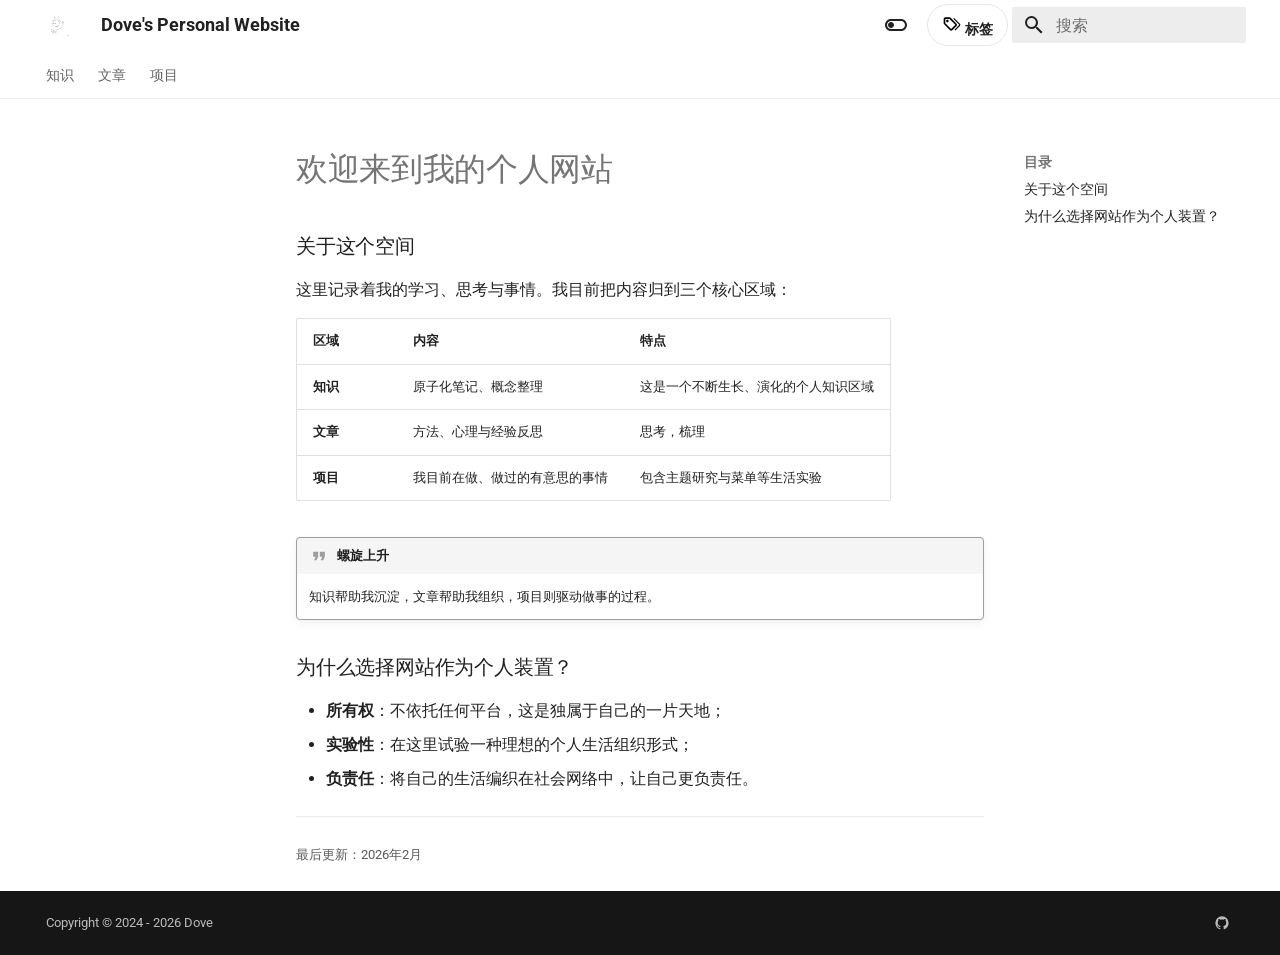
<file: index.html>
<!doctype html>
<html lang="zh" class="no-js">
  <head>
    
      <meta charset="utf-8">
      <meta name="viewport" content="width=device-width,initial-scale=1">
      
        <meta name="description" content="Dove 的个人网站 - 知识、文章与项目的交汇点">
      
      
        <meta name="author" content="Dove">
      
      
        <link rel="canonical" href="https://jialedove.github.io/Jialedove/">
      
      
      
      
        
      
      
      <link rel="icon" href="assets/images/branding/dove-favicon.svg">
      <meta name="generator" content="mkdocs-1.6.1, mkdocs-material-9.7.2">
    
    
      
        <title>首页 - Dove's Personal Website</title>
      
    
    
      <link rel="stylesheet" href="assets/stylesheets/main.484c7ddc.min.css">
      
        
        <link rel="stylesheet" href="assets/stylesheets/palette.ab4e12ef.min.css">
      
      


    
    
      
    
    
      
        
        
        <link rel="preconnect" href="https://fonts.gstatic.com" crossorigin>
        <link rel="stylesheet" href="https://fonts.googleapis.com/css?family=Roboto:300,300i,400,400i,700,700i%7CRoboto+Mono:400,400i,700,700i&display=fallback">
        <style>:root{--md-text-font:"Roboto";--md-code-font:"Roboto Mono"}</style>
      
    
    
      <link rel="stylesheet" href="stylesheets/extra.css">
    
    <script>__md_scope=new URL(".",location),__md_hash=e=>[...e].reduce(((e,_)=>(e<<5)-e+_.charCodeAt(0)),0),__md_get=(e,_=localStorage,t=__md_scope)=>JSON.parse(_.getItem(t.pathname+"."+e)),__md_set=(e,_,t=localStorage,a=__md_scope)=>{try{t.setItem(a.pathname+"."+e,JSON.stringify(_))}catch(e){}}</script>
    
      
  


  
  

<script id="__analytics">function __md_analytics(){function e(){dataLayer.push(arguments)}window.dataLayer=window.dataLayer||[],e("js",new Date),e("config","G-BMLP6MP942"),document.addEventListener("DOMContentLoaded",(function(){document.forms.search&&document.forms.search.query.addEventListener("blur",(function(){this.value&&e("event","search",{search_term:this.value})}));document$.subscribe((function(){var t=document.forms.feedback;if(void 0!==t)for(var a of t.querySelectorAll("[type=submit]"))a.addEventListener("click",(function(a){a.preventDefault();var n=document.location.pathname,d=this.getAttribute("data-md-value");e("event","feedback",{page:n,data:d}),t.firstElementChild.disabled=!0;var r=t.querySelector(".md-feedback__note [data-md-value='"+d+"']");r&&(r.hidden=!1)})),t.hidden=!1})),location$.subscribe((function(t){e("config","G-BMLP6MP942",{page_path:t.pathname})}))}));var t=document.createElement("script");t.async=!0,t.src="https://www.googletagmanager.com/gtag/js?id=G-BMLP6MP942",document.getElementById("__analytics").insertAdjacentElement("afterEnd",t)}</script>
  
    <script>"undefined"!=typeof __md_analytics&&__md_analytics()</script>
  

    
    
  </head>
  
  
    
    
      
    
    
    
    
    <body dir="ltr" data-md-color-scheme="default" data-md-color-primary="white" data-md-color-accent="indigo">
  
    
    <input class="md-toggle" data-md-toggle="drawer" type="checkbox" id="__drawer" autocomplete="off">
    <input class="md-toggle" data-md-toggle="search" type="checkbox" id="__search" autocomplete="off">
    <label class="md-overlay" for="__drawer"></label>
    <div data-md-component="skip">
      
        
        <a href="#_1" class="md-skip">
          跳转至
        </a>
      
    </div>
    <div data-md-component="announce">
      
    </div>
    
    
      


<header class="md-header" data-md-component="header">
  <nav class="md-header__inner md-grid" aria-label="页眉">
    <a href="." title="Dove&#39;s Personal Website" class="md-header__button md-logo" aria-label="Dove's Personal Website" data-md-component="logo">
      
  
  <svg xmlns="http://www.w3.org/2000/svg" width="584pt" height="600pt" viewBox="0 0 584 600" preserveAspectRatio="xMidYMid meet">
  <g transform="translate(0,600) scale(0.1,-0.1)" fill="currentColor" stroke="none">
    <path d="M3079 5241 c-165 -105 -315 -359 -348 -586 -10 -71 -9 -164 2 -182 4 -6 46 -37 94 -69 148 -98 244 -174 333 -264 143 -143 216 -263 255 -416 32 -125 21 -312 -22 -411 l-17 -38 -3 30 c-16 174 -28 257 -44 313 -23 82 -98 231 -149 297 -66 85 -191 202 -316 295 -235 175 -280 210 -344 273 -152 146 -270 334 -305 483 -2 10 -10 43 -17 73 -15 62 -37 83 -62 58 -9 -8 -16 -18 -16 -20 0 -2 -10 -26 -22 -53 -12 -27 -23 -58 -25 -69 -2 -11 -8 -31 -13 -45 -17 -45 -30 -153 -30 -261 0 -230 97 -457 268 -626 46 -46 80 -83 75 -84 -50 -5 -167 6 -258 25 -142 29 -327 130 -444 243 -94 91 -111 89 -111 -11 0 -53 5 -81 25 -156 17 -68 83 -205 132 -278 70 -102 258 -269 331 -293 20 -6 42 -15 47 -19 22 -17 191 -60 261 -66 41 -4 74 -10 74 -13 0 -4 -33 -16 -72 -28 -270 -82 -569 -25 -823 156 -79 57 -122 81 -110 61 3 -6 1 -10 -4 -10 -17 0 -13 -50 8 -108 19 -51 107 -222 120 -232 3 -3 25 -30 47 -60 43 -57 171 -190 184 -190 4 0 14 -8 21 -17 23 -27 157 -111 244 -153 163 -77 330 -112 526 -111 196 1 347 39 517 128 34 19 62 30 62 26 0 -19 -88 -108 -139 -141 -153 -98 -309 -143 -492 -143 -48 0 -60 -4 -81 -27 -14 -15 -33 -40 -41 -57 -24 -46 -136 -168 -211 -230 -168 -137 -381 -227 -605 -254 -77 -10 -285 -7 -322 4 -8 3 -23 -1 -32 -8 -15 -11 -16 -17 -5 -47 49 -143 165 -259 302 -301 79 -24 309 14 355 59 7 7 16 10 19 7 18 -17 -190 -173 -300 -225 -66 -31 -169 -60 -211 -60 -30 0 -52 -23 -40 -44 10 -17 73 -85 102 -108 95 -79 238 -100 345 -53 33 15 74 37 90 51 17 13 38 29 46 36 8 6 41 36 73 67 l59 56 -18 -40 c-25 -54 -136 -226 -195 -301 -27 -34 -49 -69 -49 -78 0 -64 179 -36 272 42 45 38 130 157 168 234 17 38 35 66 40 63 4 -2 1 -46 -6 -97 -7 -51 -16 -135 -19 -186 -6 -90 -5 -93 17 -101 34 -12 132 41 195 106 53 55 124 185 138 253 4 19 11 41 15 50 4 8 18 76 29 150 12 74 31 153 42 176 44 92 131 162 222 179 20 4 38 6 39 4 2 -1 12 3 24 9 11 6 43 14 69 18 27 3 66 12 87 20 21 7 40 13 43 14 3 0 6 0 8 1 1 0 9 2 17 4 96 21 231 69 330 117 225 108 448 338 528 543 56 144 75 250 76 412 1 71 5 109 11 105 6 -3 4 1 -3 10 -15 18 -9 164 7 196 5 9 15 30 22 45 41 87 127 142 241 153 73 8 98 18 98 41 0 9 -35 49 -77 90 -43 41 -78 77 -79 81 -2 14 -15 47 -31 77 -9 17 -22 42 -30 56 -22 44 -112 105 -185 127 -114 34 -261 11 -378 -58 -60 -35 -180 -144 -180 -162 0 -4 -4 -8 -8 -8 -5 0 -9 21 -11 47 -3 60 -28 205 -45 263 -19 62 -78 195 -118 262 -83 141 -169 316 -172 348 -1 8 -7 25 -14 38 -8 13 -11 30 -8 37 3 8 1 17 -3 19 -5 3 -14 42 -21 87 -12 77 -10 198 6 332 6 44 -5 77 -25 77 -4 0 -27 -13 -52 -29z m59 -23 c-5 -18 -12 -96 -15 -173 -8 -224 27 -358 152 -590 186 -342 225 -455 228 -657 1 -65 4 -118 7 -118 3 0 16 19 30 41 37 61 158 170 224 203 187 92 392 69 495 -56 13 -16 37 -62 53 -101 20 -50 40 -80 66 -102 41 -33 112 -107 112 -116 0 -4 -35 -9 -77 -11 -132 -8 -220 -66 -272 -177 -25 -54 -26 -65 -32 -296 -7 -240 -11 -273 -51 -395 -109 -337 -406 -589 -829 -704 -52 -14 -153 -39 -225 -55 -273 -61 -340 -135 -384 -421 -44 -285 -132 -430 -314 -513 l-38 -18 6 58 c29 271 57 503 63 518 4 12 3 16 -4 12 -6 -4 -14 -19 -18 -34 -3 -15 -24 -68 -45 -118 -124 -290 -236 -405 -396 -405 l-66 0 45 53 c104 122 213 308 272 465 30 80 28 106 -3 45 -35 -67 -155 -205 -227 -260 -129 -99 -236 -117 -358 -60 -53 24 -177 128 -177 149 0 4 13 8 30 8 91 0 251 64 368 147 71 50 282 249 282 266 0 5 -10 2 -22 -7 -136 -97 -273 -148 -398 -149 -166 -1 -272 73 -361 253 -17 34 -29 63 -27 65 2 2 30 -2 63 -7 77 -13 299 -3 390 17 238 52 440 160 601 322 45 45 102 112 127 150 l46 69 123 12 c143 13 242 39 338 87 132 64 202 126 264 229 20 33 36 63 36 67 0 4 -33 -15 -73 -41 -86 -58 -208 -112 -320 -142 -70 -19 -108 -22 -257 -23 -183 0 -229 7 -375 52 -334 104 -640 392 -746 702 -32 93 -27 96 54 35 209 -157 470 -234 706 -206 56 6 129 21 163 33 63 21 148 66 148 77 0 4 -23 5 -51 3 -103 -7 -271 28 -386 79 -263 119 -479 422 -500 705 l-6 80 74 -70 c83 -79 151 -126 256 -179 139 -69 354 -115 478 -100 l59 6 -24 20 c-169 136 -278 292 -337 485 -24 79 -27 103 -27 238 1 121 5 165 22 228 22 81 70 197 81 197 4 0 12 -30 19 -66 27 -143 117 -321 234 -463 71 -87 170 -171 370 -317 319 -233 461 -406 527 -645 28 -101 43 -266 32 -354 -5 -38 -7 -72 -5 -73 5 -7 58 83 76 132 50 131 60 279 28 413 -60 251 -233 458 -569 683 l-124 83 5 111 c6 121 31 212 89 329 63 124 171 252 257 304 49 30 52 29 40 -9z"/>
    <path d="M4016 3779 c-54 -42 -21 -139 48 -139 34 0 76 41 76 75 0 31 -49 85 -78 85 -11 0 -31 -9 -46 -21z m75 -19 c13 -7 19 -21 19 -45 0 -24 -6 -38 -19 -45 -28 -14 -38 -13 -61 10 -24 24 -26 53 -4 74 18 19 38 20 65 6z"/>
    <path d="M5474 418 c-21 -28 -52 -59 -68 -68 -43 -23 -42 -36 3 -64 22 -14 54 -46 71 -71 17 -25 36 -45 43 -44 7 0 26 21 42 46 17 26 45 54 63 64 19 10 36 20 39 22 9 10 -8 47 -22 47 -19 0 -85 58 -85 74 0 12 -31 46 -42 46 -3 0 -23 -23 -44 -52z m60 18 c9 -37 53 -84 91 -98 19 -6 35 -15 35 -18 0 -3 -16 -12 -35 -18 -38 -14 -82 -61 -91 -98 -8 -31 -20 -31 -28 0 -9 37 -53 84 -91 98 -19 6 -35 15 -35 18 0 3 16 12 35 18 38 14 82 61 91 98 3 13 10 24 14 24 4 0 11 -11 14 -24z"/>
  </g>
</svg>

    </a>
    <label class="md-header__button md-icon" for="__drawer">
      
      <svg xmlns="http://www.w3.org/2000/svg" viewBox="0 0 24 24"><path d="M3 6h18v2H3zm0 5h18v2H3zm0 5h18v2H3z"/></svg>
    </label>
    <div class="md-header__title" data-md-component="header-title">
      <div class="md-header__ellipsis">
        <div class="md-header__topic">
          <a href="." class="md-header__topic-link">
            <span class="md-ellipsis">
              Dove's Personal Website
            </span>
          </a>
        </div>
        <div class="md-header__topic" data-md-component="header-topic">
          <span class="md-ellipsis">
            
              首页
            
          </span>
        </div>
      </div>
    </div>
    
      
        <form class="md-header__option" data-md-component="palette">
  
    
    
    
    <input class="md-option" data-md-color-media="(prefers-color-scheme: light)" data-md-color-scheme="default" data-md-color-primary="white" data-md-color-accent="indigo"  aria-label="切换到深色模式"  type="radio" name="__palette" id="__palette_0">
    
      <label class="md-header__button md-icon" title="切换到深色模式" for="__palette_1" hidden>
        <svg xmlns="http://www.w3.org/2000/svg" viewBox="0 0 24 24"><path d="M17 6H7c-3.31 0-6 2.69-6 6s2.69 6 6 6h10c3.31 0 6-2.69 6-6s-2.69-6-6-6m0 10H7c-2.21 0-4-1.79-4-4s1.79-4 4-4h10c2.21 0 4 1.79 4 4s-1.79 4-4 4M7 9c-1.66 0-3 1.34-3 3s1.34 3 3 3 3-1.34 3-3-1.34-3-3-3"/></svg>
      </label>
    
  
    
    
    
    <input class="md-option" data-md-color-media="(prefers-color-scheme: dark)" data-md-color-scheme="slate" data-md-color-primary="black" data-md-color-accent="indigo"  aria-label="切换到浅色模式"  type="radio" name="__palette" id="__palette_1">
    
      <label class="md-header__button md-icon" title="切换到浅色模式" for="__palette_0" hidden>
        <svg xmlns="http://www.w3.org/2000/svg" viewBox="0 0 24 24"><path d="M17 7H7a5 5 0 0 0-5 5 5 5 0 0 0 5 5h10a5 5 0 0 0 5-5 5 5 0 0 0-5-5m0 8a3 3 0 0 1-3-3 3 3 0 0 1 3-3 3 3 0 0 1 3 3 3 3 0 0 1-3 3"/></svg>
      </label>
    
  
</form>
      
    
    
      <script>var palette=__md_get("__palette");if(palette&&palette.color){if("(prefers-color-scheme)"===palette.color.media){var media=matchMedia("(prefers-color-scheme: light)"),input=document.querySelector(media.matches?"[data-md-color-media='(prefers-color-scheme: light)']":"[data-md-color-media='(prefers-color-scheme: dark)']");palette.color.media=input.getAttribute("data-md-color-media"),palette.color.scheme=input.getAttribute("data-md-color-scheme"),palette.color.primary=input.getAttribute("data-md-color-primary"),palette.color.accent=input.getAttribute("data-md-color-accent")}for(var[key,value]of Object.entries(palette.color))document.body.setAttribute("data-md-color-"+key,value)}</script>
    
    <a href="tags/" class="md-header__button md-header__tags-link" title="标签" aria-label="标签">
      <svg xmlns="http://www.w3.org/2000/svg" viewBox="0 0 24 24"><path d="M6.5 10C7.3 10 8 9.3 8 8.5S7.3 7 6.5 7 5 7.7 5 8.5 5.7 10 6.5 10M9 6l7 7-5 5-7-7V6zm0-2H4c-1.1 0-2 .9-2 2v5c0 .6.2 1.1.6 1.4l7 7c.3.4.8.6 1.4.6s1.1-.2 1.4-.6l5-5c.4-.4.6-.9.6-1.4 0-.6-.2-1.1-.6-1.4l-7-7C10.1 4.2 9.6 4 9 4m4.5 1.7 1-1 6.9 6.9c.4.4.6.9.6 1.4s-.2 1.1-.6 1.4L16 19.8l-1-1 5.7-5.8z"/></svg>
      <span>标签</span>
    </a>
    
    
      
      
      
        <label class="md-header__button md-icon" for="__search">
          
          <svg xmlns="http://www.w3.org/2000/svg" viewBox="0 0 24 24"><path d="M9.5 3A6.5 6.5 0 0 1 16 9.5c0 1.61-.59 3.09-1.56 4.23l.27.27h.79l5 5-1.5 1.5-5-5v-.79l-.27-.27A6.52 6.52 0 0 1 9.5 16 6.5 6.5 0 0 1 3 9.5 6.5 6.5 0 0 1 9.5 3m0 2C7 5 5 7 5 9.5S7 14 9.5 14 14 12 14 9.5 12 5 9.5 5"/></svg>
        </label>
        <div class="md-search" data-md-component="search" role="dialog">
  <label class="md-search__overlay" for="__search"></label>
  <div class="md-search__inner" role="search">
    <form class="md-search__form" name="search">
      <input type="text" class="md-search__input" name="query" aria-label="搜索" placeholder="搜索" autocapitalize="off" autocorrect="off" autocomplete="off" spellcheck="false" data-md-component="search-query" required>
      <label class="md-search__icon md-icon" for="__search">
        
        <svg xmlns="http://www.w3.org/2000/svg" viewBox="0 0 24 24"><path d="M9.5 3A6.5 6.5 0 0 1 16 9.5c0 1.61-.59 3.09-1.56 4.23l.27.27h.79l5 5-1.5 1.5-5-5v-.79l-.27-.27A6.52 6.52 0 0 1 9.5 16 6.5 6.5 0 0 1 3 9.5 6.5 6.5 0 0 1 9.5 3m0 2C7 5 5 7 5 9.5S7 14 9.5 14 14 12 14 9.5 12 5 9.5 5"/></svg>
        
        <svg xmlns="http://www.w3.org/2000/svg" viewBox="0 0 24 24"><path d="M20 11v2H8l5.5 5.5-1.42 1.42L4.16 12l7.92-7.92L13.5 5.5 8 11z"/></svg>
      </label>
      <nav class="md-search__options" aria-label="查找">
        
        <button type="reset" class="md-search__icon md-icon" title="清空当前内容" aria-label="清空当前内容" tabindex="-1">
          
          <svg xmlns="http://www.w3.org/2000/svg" viewBox="0 0 24 24"><path d="M19 6.41 17.59 5 12 10.59 6.41 5 5 6.41 10.59 12 5 17.59 6.41 19 12 13.41 17.59 19 19 17.59 13.41 12z"/></svg>
        </button>
      </nav>
      
        <div class="md-search__suggest" data-md-component="search-suggest"></div>
      
    </form>
    <div class="md-search__output">
      <div class="md-search__scrollwrap" tabindex="0" data-md-scrollfix>
        <div class="md-search-result" data-md-component="search-result">
          <div class="md-search-result__meta">
            正在初始化搜索引擎
          </div>
          <ol class="md-search-result__list" role="presentation"></ol>
        </div>
      </div>
    </div>
  </div>
</div>
      
    
    
  </nav>
  
</header>
    
    <div class="md-container" data-md-component="container">
      
      
        
          
            
<nav class="md-tabs" aria-label="标签" data-md-component="tabs">
  <div class="md-grid">
    <ul class="md-tabs__list">
      
        
  
  
  
  
    
    
      <li class="md-tabs__item">
        <a href="knowledge/" class="md-tabs__link">
          
  
  
    
  
  知识

        </a>
      </li>
    
  

      
        
  
  
  
  
    
    
      <li class="md-tabs__item">
        <a href="articles/" class="md-tabs__link">
          
  
  
    
  
  文章

        </a>
      </li>
    
  

      
        
  
  
  
  
    
    
      <li class="md-tabs__item">
        <a href="projects/" class="md-tabs__link">
          
  
  
    
  
  项目

        </a>
      </li>
    
  

      
    </ul>
  </div>
</nav>
          
        
      
      <main class="md-main" data-md-component="main">
        <div class="md-main__inner md-grid">
          
            
              
              <div class="md-sidebar md-sidebar--primary" data-md-component="sidebar" data-md-type="navigation" >
                <div class="md-sidebar__scrollwrap">
                  <div class="md-sidebar__inner">
                    


  


<nav class="md-nav md-nav--primary md-nav--lifted" aria-label="导航栏" data-md-level="0">
  <label class="md-nav__title" for="__drawer">
    <a href="." title="Dove&#39;s Personal Website" class="md-nav__button md-logo" aria-label="Dove's Personal Website" data-md-component="logo">
      
  
  <svg xmlns="http://www.w3.org/2000/svg" width="584pt" height="600pt" viewBox="0 0 584 600" preserveAspectRatio="xMidYMid meet">
  <g transform="translate(0,600) scale(0.1,-0.1)" fill="currentColor" stroke="none">
    <path d="M3079 5241 c-165 -105 -315 -359 -348 -586 -10 -71 -9 -164 2 -182 4 -6 46 -37 94 -69 148 -98 244 -174 333 -264 143 -143 216 -263 255 -416 32 -125 21 -312 -22 -411 l-17 -38 -3 30 c-16 174 -28 257 -44 313 -23 82 -98 231 -149 297 -66 85 -191 202 -316 295 -235 175 -280 210 -344 273 -152 146 -270 334 -305 483 -2 10 -10 43 -17 73 -15 62 -37 83 -62 58 -9 -8 -16 -18 -16 -20 0 -2 -10 -26 -22 -53 -12 -27 -23 -58 -25 -69 -2 -11 -8 -31 -13 -45 -17 -45 -30 -153 -30 -261 0 -230 97 -457 268 -626 46 -46 80 -83 75 -84 -50 -5 -167 6 -258 25 -142 29 -327 130 -444 243 -94 91 -111 89 -111 -11 0 -53 5 -81 25 -156 17 -68 83 -205 132 -278 70 -102 258 -269 331 -293 20 -6 42 -15 47 -19 22 -17 191 -60 261 -66 41 -4 74 -10 74 -13 0 -4 -33 -16 -72 -28 -270 -82 -569 -25 -823 156 -79 57 -122 81 -110 61 3 -6 1 -10 -4 -10 -17 0 -13 -50 8 -108 19 -51 107 -222 120 -232 3 -3 25 -30 47 -60 43 -57 171 -190 184 -190 4 0 14 -8 21 -17 23 -27 157 -111 244 -153 163 -77 330 -112 526 -111 196 1 347 39 517 128 34 19 62 30 62 26 0 -19 -88 -108 -139 -141 -153 -98 -309 -143 -492 -143 -48 0 -60 -4 -81 -27 -14 -15 -33 -40 -41 -57 -24 -46 -136 -168 -211 -230 -168 -137 -381 -227 -605 -254 -77 -10 -285 -7 -322 4 -8 3 -23 -1 -32 -8 -15 -11 -16 -17 -5 -47 49 -143 165 -259 302 -301 79 -24 309 14 355 59 7 7 16 10 19 7 18 -17 -190 -173 -300 -225 -66 -31 -169 -60 -211 -60 -30 0 -52 -23 -40 -44 10 -17 73 -85 102 -108 95 -79 238 -100 345 -53 33 15 74 37 90 51 17 13 38 29 46 36 8 6 41 36 73 67 l59 56 -18 -40 c-25 -54 -136 -226 -195 -301 -27 -34 -49 -69 -49 -78 0 -64 179 -36 272 42 45 38 130 157 168 234 17 38 35 66 40 63 4 -2 1 -46 -6 -97 -7 -51 -16 -135 -19 -186 -6 -90 -5 -93 17 -101 34 -12 132 41 195 106 53 55 124 185 138 253 4 19 11 41 15 50 4 8 18 76 29 150 12 74 31 153 42 176 44 92 131 162 222 179 20 4 38 6 39 4 2 -1 12 3 24 9 11 6 43 14 69 18 27 3 66 12 87 20 21 7 40 13 43 14 3 0 6 0 8 1 1 0 9 2 17 4 96 21 231 69 330 117 225 108 448 338 528 543 56 144 75 250 76 412 1 71 5 109 11 105 6 -3 4 1 -3 10 -15 18 -9 164 7 196 5 9 15 30 22 45 41 87 127 142 241 153 73 8 98 18 98 41 0 9 -35 49 -77 90 -43 41 -78 77 -79 81 -2 14 -15 47 -31 77 -9 17 -22 42 -30 56 -22 44 -112 105 -185 127 -114 34 -261 11 -378 -58 -60 -35 -180 -144 -180 -162 0 -4 -4 -8 -8 -8 -5 0 -9 21 -11 47 -3 60 -28 205 -45 263 -19 62 -78 195 -118 262 -83 141 -169 316 -172 348 -1 8 -7 25 -14 38 -8 13 -11 30 -8 37 3 8 1 17 -3 19 -5 3 -14 42 -21 87 -12 77 -10 198 6 332 6 44 -5 77 -25 77 -4 0 -27 -13 -52 -29z m59 -23 c-5 -18 -12 -96 -15 -173 -8 -224 27 -358 152 -590 186 -342 225 -455 228 -657 1 -65 4 -118 7 -118 3 0 16 19 30 41 37 61 158 170 224 203 187 92 392 69 495 -56 13 -16 37 -62 53 -101 20 -50 40 -80 66 -102 41 -33 112 -107 112 -116 0 -4 -35 -9 -77 -11 -132 -8 -220 -66 -272 -177 -25 -54 -26 -65 -32 -296 -7 -240 -11 -273 -51 -395 -109 -337 -406 -589 -829 -704 -52 -14 -153 -39 -225 -55 -273 -61 -340 -135 -384 -421 -44 -285 -132 -430 -314 -513 l-38 -18 6 58 c29 271 57 503 63 518 4 12 3 16 -4 12 -6 -4 -14 -19 -18 -34 -3 -15 -24 -68 -45 -118 -124 -290 -236 -405 -396 -405 l-66 0 45 53 c104 122 213 308 272 465 30 80 28 106 -3 45 -35 -67 -155 -205 -227 -260 -129 -99 -236 -117 -358 -60 -53 24 -177 128 -177 149 0 4 13 8 30 8 91 0 251 64 368 147 71 50 282 249 282 266 0 5 -10 2 -22 -7 -136 -97 -273 -148 -398 -149 -166 -1 -272 73 -361 253 -17 34 -29 63 -27 65 2 2 30 -2 63 -7 77 -13 299 -3 390 17 238 52 440 160 601 322 45 45 102 112 127 150 l46 69 123 12 c143 13 242 39 338 87 132 64 202 126 264 229 20 33 36 63 36 67 0 4 -33 -15 -73 -41 -86 -58 -208 -112 -320 -142 -70 -19 -108 -22 -257 -23 -183 0 -229 7 -375 52 -334 104 -640 392 -746 702 -32 93 -27 96 54 35 209 -157 470 -234 706 -206 56 6 129 21 163 33 63 21 148 66 148 77 0 4 -23 5 -51 3 -103 -7 -271 28 -386 79 -263 119 -479 422 -500 705 l-6 80 74 -70 c83 -79 151 -126 256 -179 139 -69 354 -115 478 -100 l59 6 -24 20 c-169 136 -278 292 -337 485 -24 79 -27 103 -27 238 1 121 5 165 22 228 22 81 70 197 81 197 4 0 12 -30 19 -66 27 -143 117 -321 234 -463 71 -87 170 -171 370 -317 319 -233 461 -406 527 -645 28 -101 43 -266 32 -354 -5 -38 -7 -72 -5 -73 5 -7 58 83 76 132 50 131 60 279 28 413 -60 251 -233 458 -569 683 l-124 83 5 111 c6 121 31 212 89 329 63 124 171 252 257 304 49 30 52 29 40 -9z"/>
    <path d="M4016 3779 c-54 -42 -21 -139 48 -139 34 0 76 41 76 75 0 31 -49 85 -78 85 -11 0 -31 -9 -46 -21z m75 -19 c13 -7 19 -21 19 -45 0 -24 -6 -38 -19 -45 -28 -14 -38 -13 -61 10 -24 24 -26 53 -4 74 18 19 38 20 65 6z"/>
    <path d="M5474 418 c-21 -28 -52 -59 -68 -68 -43 -23 -42 -36 3 -64 22 -14 54 -46 71 -71 17 -25 36 -45 43 -44 7 0 26 21 42 46 17 26 45 54 63 64 19 10 36 20 39 22 9 10 -8 47 -22 47 -19 0 -85 58 -85 74 0 12 -31 46 -42 46 -3 0 -23 -23 -44 -52z m60 18 c9 -37 53 -84 91 -98 19 -6 35 -15 35 -18 0 -3 -16 -12 -35 -18 -38 -14 -82 -61 -91 -98 -8 -31 -20 -31 -28 0 -9 37 -53 84 -91 98 -19 6 -35 15 -35 18 0 3 16 12 35 18 38 14 82 61 91 98 3 13 10 24 14 24 4 0 11 -11 14 -24z"/>
  </g>
</svg>

    </a>
    Dove's Personal Website
  </label>
  
  <ul class="md-nav__list" data-md-scrollfix>
    
      
      
  
  
  
  
    
    
      
        
      
        
      
        
      
        
      
    
    
    
      
      
    
    
    <li class="md-nav__item md-nav__item--nested">
      
        
        
        <input class="md-nav__toggle md-toggle " type="checkbox" id="__nav_1" >
        
          
          <label class="md-nav__link" for="__nav_1" id="__nav_1_label" tabindex="0">
            
  
  
  <span class="md-ellipsis">
    
  
    知识
  

    
  </span>
  
  

            <span class="md-nav__icon md-icon"></span>
          </label>
        
        <nav class="md-nav" data-md-level="1" aria-labelledby="__nav_1_label" aria-expanded="false">
          <label class="md-nav__title" for="__nav_1">
            <span class="md-nav__icon md-icon"></span>
            
  
    知识
  

          </label>
          <ul class="md-nav__list" data-md-scrollfix>
            
              
                
  
  
  
  
    <li class="md-nav__item">
      <a href="knowledge/" class="md-nav__link">
        
  
  
  <span class="md-ellipsis">
    
  
    总览
  

    
  </span>
  
  

      </a>
    </li>
  

              
            
              
                
  
  
  
  
    <li class="md-nav__item">
      <a href="atomic-notes/" class="md-nav__link">
        
  
  
  <span class="md-ellipsis">
    
  
    原子化笔记
  

    
  </span>
  
  

      </a>
    </li>
  

              
            
              
                
  
  
  
  
    <li class="md-nav__item">
      <a href="tool-obsession/" class="md-nav__link">
        
  
  
  <span class="md-ellipsis">
    
  
    工具癖
  

    
  </span>
  
  

      </a>
    </li>
  

              
            
              
                
  
  
  
  
    <li class="md-nav__item">
      <a href="cognitive-dissonance/" class="md-nav__link">
        
  
  
  <span class="md-ellipsis">
    
  
    认知失调
  

    
  </span>
  
  

      </a>
    </li>
  

              
            
          </ul>
        </nav>
      
    </li>
  

    
      
      
  
  
  
  
    
    
      
        
      
    
    
    
      
      
    
    
    <li class="md-nav__item md-nav__item--nested">
      
        
        
        <input class="md-nav__toggle md-toggle " type="checkbox" id="__nav_2" >
        
          
          <label class="md-nav__link" for="__nav_2" id="__nav_2_label" tabindex="0">
            
  
  
  <span class="md-ellipsis">
    
  
    文章
  

    
  </span>
  
  

            <span class="md-nav__icon md-icon"></span>
          </label>
        
        <nav class="md-nav" data-md-level="1" aria-labelledby="__nav_2_label" aria-expanded="false">
          <label class="md-nav__title" for="__nav_2">
            <span class="md-nav__icon md-icon"></span>
            
  
    文章
  

          </label>
          <ul class="md-nav__list" data-md-scrollfix>
            
              
                
  
  
  
  
    <li class="md-nav__item">
      <a href="articles/" class="md-nav__link">
        
  
  
  <span class="md-ellipsis">
    
  
    总览
  

    
  </span>
  
  

      </a>
    </li>
  

              
            
          </ul>
        </nav>
      
    </li>
  

    
      
      
  
  
  
  
    
    
      
        
      
        
      
    
    
    
      
      
    
    
    <li class="md-nav__item md-nav__item--nested">
      
        
        
        <input class="md-nav__toggle md-toggle " type="checkbox" id="__nav_3" >
        
          
          <label class="md-nav__link" for="__nav_3" id="__nav_3_label" tabindex="0">
            
  
  
  <span class="md-ellipsis">
    
  
    项目
  

    
  </span>
  
  

            <span class="md-nav__icon md-icon"></span>
          </label>
        
        <nav class="md-nav" data-md-level="1" aria-labelledby="__nav_3_label" aria-expanded="false">
          <label class="md-nav__title" for="__nav_3">
            <span class="md-nav__icon md-icon"></span>
            
  
    项目
  

          </label>
          <ul class="md-nav__list" data-md-scrollfix>
            
              
                
  
  
  
  
    <li class="md-nav__item">
      <a href="projects/" class="md-nav__link">
        
  
  
  <span class="md-ellipsis">
    
  
    总览
  

    
  </span>
  
  

      </a>
    </li>
  

              
            
              
                
  
  
  
  
    <li class="md-nav__item">
      <a href="menu/" class="md-nav__link">
        
  
  
  <span class="md-ellipsis">
    
  
    菜单
  

    
  </span>
  
  

      </a>
    </li>
  

              
            
          </ul>
        </nav>
      
    </li>
  

    
  </ul>
</nav>
                  </div>
                </div>
              </div>
            
            
              
              <div class="md-sidebar md-sidebar--secondary" data-md-component="sidebar" data-md-type="toc" >
                <div class="md-sidebar__scrollwrap">
                  <div class="md-sidebar__inner">
                    

<nav class="md-nav md-nav--secondary" aria-label="目录">
  
  
  
    
  
  
    <label class="md-nav__title" for="__toc">
      <span class="md-nav__icon md-icon"></span>
      目录
    </label>
    <ul class="md-nav__list" data-md-component="toc" data-md-scrollfix>
      
        <li class="md-nav__item">
  <a href="#_2" class="md-nav__link">
    <span class="md-ellipsis">
      
        关于这个空间
      
    </span>
  </a>
  
</li>
      
        <li class="md-nav__item">
  <a href="#_3" class="md-nav__link">
    <span class="md-ellipsis">
      
        为什么选择网站作为个人装置？
      
    </span>
  </a>
  
</li>
      
    </ul>
  
</nav>
                  </div>
                </div>
              </div>
            
          
          
            <div class="md-content" data-md-component="content">
              
                




              
              <article class="md-content__inner md-typeset">
                
                  



<h1 id="_1">欢迎来到我的个人网站<a class="headerlink" href="#_1" title="Permanent link">&para;</a></h1>
<h3 id="_2">关于这个空间<a class="headerlink" href="#_2" title="Permanent link">&para;</a></h3>
<p>这里记录着我的学习、思考与事情。我目前把内容归到三个核心区域：</p>
<table>
<thead>
<tr>
<th>区域</th>
<th>内容</th>
<th>特点</th>
</tr>
</thead>
<tbody>
<tr>
<td><strong>知识</strong></td>
<td>原子化笔记、概念整理</td>
<td>这是一个不断生长、演化的个人知识区域</td>
</tr>
<tr>
<td><strong>文章</strong></td>
<td>方法、心理与经验反思</td>
<td>思考，梳理</td>
</tr>
<tr>
<td><strong>项目</strong></td>
<td>我目前在做、做过的有意思的事情</td>
<td>包含主题研究与菜单等生活实验</td>
</tr>
</tbody>
</table>
<div class="admonition quote">
<p class="admonition-title">螺旋上升</p>
<p>知识帮助我沉淀，文章帮助我组织，项目则驱动做事的过程。</p>
</div>
<h3 id="_3">为什么选择网站作为个人装置？<a class="headerlink" href="#_3" title="Permanent link">&para;</a></h3>
<ul>
<li><strong>所有权</strong>：不依托任何平台，这是独属于自己的一片天地；</li>
<li><strong>实验性</strong>：在这里试验一种理想的个人生活组织形式；</li>
<li><strong>负责任</strong>：将自己的生活编织在社会网络中，让自己更负责任。</li>
</ul>
<hr />
<p><small>最后更新：2026年2月</small></p>







  
  



  




                
              </article>
            </div>
          
          
<script>var target=document.getElementById(location.hash.slice(1));target&&target.name&&(target.checked=target.name.startsWith("__tabbed_"))</script>
        </div>
        
          <button type="button" class="md-top md-icon" data-md-component="top" hidden>
  
  <svg xmlns="http://www.w3.org/2000/svg" viewBox="0 0 24 24"><path d="M13 20h-2V8l-5.5 5.5-1.42-1.42L12 4.16l7.92 7.92-1.42 1.42L13 8z"/></svg>
  回到页面顶部
</button>
        
      </main>
      
        <footer class="md-footer">
  
  <div class="md-footer-meta md-typeset">
    <div class="md-footer-meta__inner md-grid">
      <div class="md-copyright">
  
    <div class="md-copyright__highlight">
      Copyright &copy; 2024 - 2026 Dove
    </div>
  
  
</div>
      
        
<div class="md-social">
  
    
    
    
    
    <a href="https://github.com/jialedove" target="_blank" rel="noopener" title="GitHub" class="md-social__link">
      <svg xmlns="http://www.w3.org/2000/svg" viewBox="0 0 24 24"><path d="M12 2A10 10 0 0 0 2 12c0 4.42 2.87 8.17 6.84 9.5.5.08.66-.23.66-.5v-1.69c-2.77.6-3.36-1.34-3.36-1.34-.46-1.16-1.11-1.47-1.11-1.47-.91-.62.07-.6.07-.6 1 .07 1.53 1.03 1.53 1.03.87 1.52 2.34 1.07 2.91.83.09-.65.35-1.09.63-1.34-2.22-.25-4.55-1.11-4.55-4.92 0-1.11.38-2 1.03-2.71-.1-.25-.45-1.29.1-2.64 0 0 .84-.27 2.75 1.02.79-.22 1.65-.33 2.5-.33s1.71.11 2.5.33c1.91-1.29 2.75-1.02 2.75-1.02.55 1.35.2 2.39.1 2.64.65.71 1.03 1.6 1.03 2.71 0 3.82-2.34 4.66-4.57 4.91.36.31.69.92.69 1.85V21c0 .27.16.59.67.5C19.14 20.16 22 16.42 22 12A10 10 0 0 0 12 2"/></svg>
    </a>
  
</div>
      
    </div>
  </div>
</footer>
      
    </div>
    <div class="md-dialog" data-md-component="dialog">
      <div class="md-dialog__inner md-typeset"></div>
    </div>
    
      <div class="md-progress" data-md-component="progress" role="progressbar"></div>
    
    
    
      
      
      <script id="__config" type="application/json">{"annotate": null, "base": ".", "features": ["navigation.tabs", "navigation.indexes", "navigation.path", "navigation.instant", "navigation.instant.progress", "navigation.top", "search.highlight", "search.suggest", "content.code.copy", "toc.follow"], "search": "assets/javascripts/workers/search.2c215733.min.js", "tags": null, "translations": {"clipboard.copied": "\u5df2\u590d\u5236", "clipboard.copy": "\u590d\u5236", "search.result.more.one": "\u5728\u8be5\u9875\u4e0a\u8fd8\u6709 1 \u4e2a\u7b26\u5408\u6761\u4ef6\u7684\u7ed3\u679c", "search.result.more.other": "\u5728\u8be5\u9875\u4e0a\u8fd8\u6709 # \u4e2a\u7b26\u5408\u6761\u4ef6\u7684\u7ed3\u679c", "search.result.none": "\u6ca1\u6709\u627e\u5230\u7b26\u5408\u6761\u4ef6\u7684\u7ed3\u679c", "search.result.one": "\u627e\u5230 1 \u4e2a\u7b26\u5408\u6761\u4ef6\u7684\u7ed3\u679c", "search.result.other": "# \u4e2a\u7b26\u5408\u6761\u4ef6\u7684\u7ed3\u679c", "search.result.placeholder": "\u952e\u5165\u4ee5\u5f00\u59cb\u641c\u7d22", "search.result.term.missing": "\u7f3a\u5c11", "select.version": "\u9009\u62e9\u5f53\u524d\u7248\u672c"}, "version": null}</script>
    
    
      <script src="assets/javascripts/bundle.79ae519e.min.js"></script>
      
        <script src="javascripts/shortcuts.js"></script>
      
    
  </body>
</html>
</file>
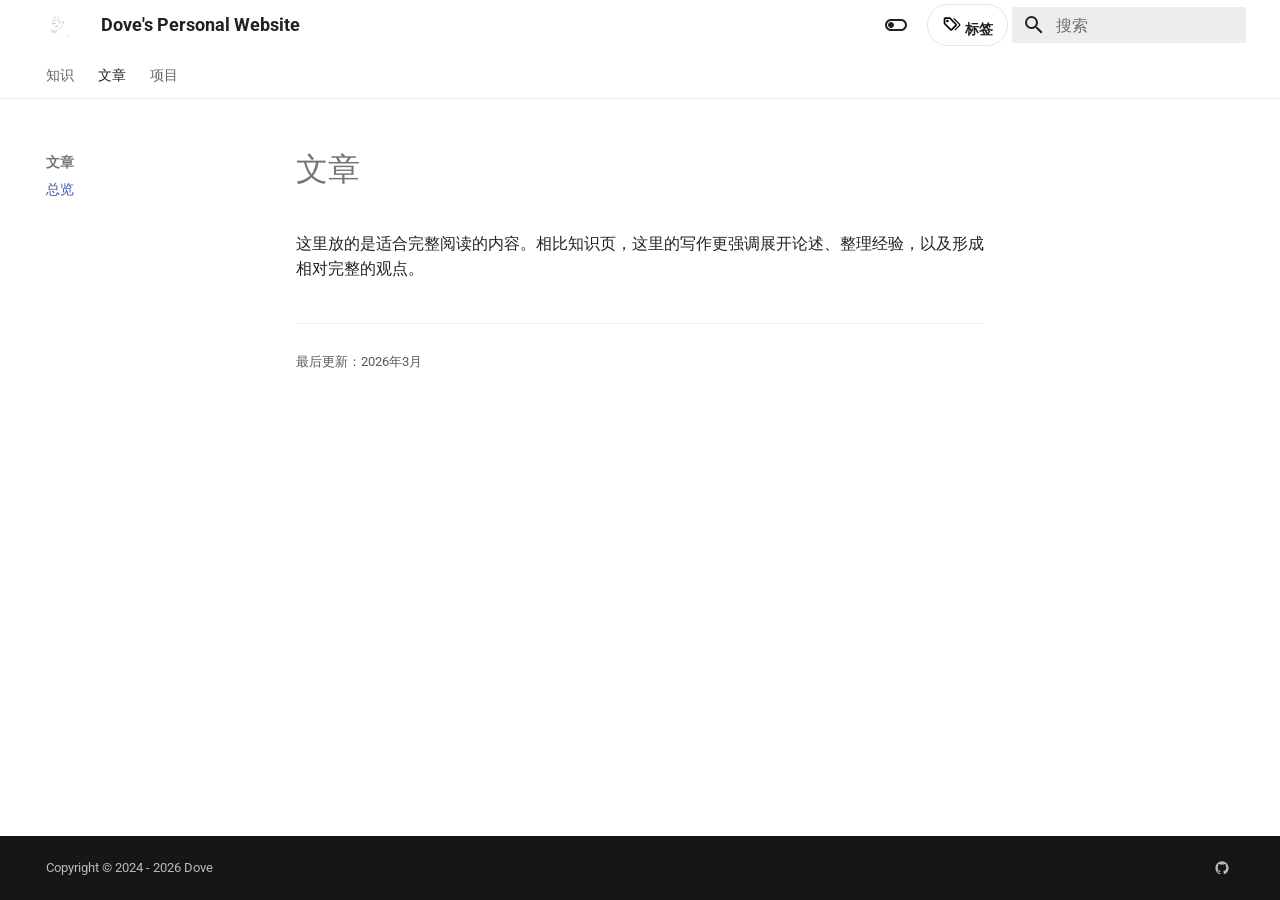
<file: articles/index.html>
<!doctype html>
<html lang="zh" class="no-js">
  <head>
    
      <meta charset="utf-8">
      <meta name="viewport" content="width=device-width,initial-scale=1">
      
        <meta name="description" content="Dove 的文章页面，收集连续成篇的表达与反思。">
      
      
        <meta name="author" content="Dove">
      
      
        <link rel="canonical" href="https://jialedove.github.io/Jialedove/articles/">
      
      
        <link rel="prev" href="../cognitive-dissonance/">
      
      
        <link rel="next" href="../projects/">
      
      
        
      
      
      <link rel="icon" href="../assets/images/branding/dove-favicon.svg">
      <meta name="generator" content="mkdocs-1.6.1, mkdocs-material-9.7.2">
    
    
      
        <title>文章 - Dove's Personal Website</title>
      
    
    
      <link rel="stylesheet" href="../assets/stylesheets/main.484c7ddc.min.css">
      
        
        <link rel="stylesheet" href="../assets/stylesheets/palette.ab4e12ef.min.css">
      
      


    
    
      
    
    
      
        
        
        <link rel="preconnect" href="https://fonts.gstatic.com" crossorigin>
        <link rel="stylesheet" href="https://fonts.googleapis.com/css?family=Roboto:300,300i,400,400i,700,700i%7CRoboto+Mono:400,400i,700,700i&display=fallback">
        <style>:root{--md-text-font:"Roboto";--md-code-font:"Roboto Mono"}</style>
      
    
    
      <link rel="stylesheet" href="../stylesheets/extra.css">
    
    <script>__md_scope=new URL("..",location),__md_hash=e=>[...e].reduce(((e,_)=>(e<<5)-e+_.charCodeAt(0)),0),__md_get=(e,_=localStorage,t=__md_scope)=>JSON.parse(_.getItem(t.pathname+"."+e)),__md_set=(e,_,t=localStorage,a=__md_scope)=>{try{t.setItem(a.pathname+"."+e,JSON.stringify(_))}catch(e){}}</script>
    
      
  


  
  

<script id="__analytics">function __md_analytics(){function e(){dataLayer.push(arguments)}window.dataLayer=window.dataLayer||[],e("js",new Date),e("config","G-BMLP6MP942"),document.addEventListener("DOMContentLoaded",(function(){document.forms.search&&document.forms.search.query.addEventListener("blur",(function(){this.value&&e("event","search",{search_term:this.value})}));document$.subscribe((function(){var t=document.forms.feedback;if(void 0!==t)for(var a of t.querySelectorAll("[type=submit]"))a.addEventListener("click",(function(a){a.preventDefault();var n=document.location.pathname,d=this.getAttribute("data-md-value");e("event","feedback",{page:n,data:d}),t.firstElementChild.disabled=!0;var r=t.querySelector(".md-feedback__note [data-md-value='"+d+"']");r&&(r.hidden=!1)})),t.hidden=!1})),location$.subscribe((function(t){e("config","G-BMLP6MP942",{page_path:t.pathname})}))}));var t=document.createElement("script");t.async=!0,t.src="https://www.googletagmanager.com/gtag/js?id=G-BMLP6MP942",document.getElementById("__analytics").insertAdjacentElement("afterEnd",t)}</script>
  
    <script>"undefined"!=typeof __md_analytics&&__md_analytics()</script>
  

    
    
  </head>
  
  
    
    
      
    
    
    
    
    <body dir="ltr" data-md-color-scheme="default" data-md-color-primary="white" data-md-color-accent="indigo">
  
    
    <input class="md-toggle" data-md-toggle="drawer" type="checkbox" id="__drawer" autocomplete="off">
    <input class="md-toggle" data-md-toggle="search" type="checkbox" id="__search" autocomplete="off">
    <label class="md-overlay" for="__drawer"></label>
    <div data-md-component="skip">
      
        
        <a href="#_1" class="md-skip">
          跳转至
        </a>
      
    </div>
    <div data-md-component="announce">
      
    </div>
    
    
      


<header class="md-header" data-md-component="header">
  <nav class="md-header__inner md-grid" aria-label="页眉">
    <a href=".." title="Dove&#39;s Personal Website" class="md-header__button md-logo" aria-label="Dove's Personal Website" data-md-component="logo">
      
  
  <svg xmlns="http://www.w3.org/2000/svg" width="584pt" height="600pt" viewBox="0 0 584 600" preserveAspectRatio="xMidYMid meet">
  <g transform="translate(0,600) scale(0.1,-0.1)" fill="currentColor" stroke="none">
    <path d="M3079 5241 c-165 -105 -315 -359 -348 -586 -10 -71 -9 -164 2 -182 4 -6 46 -37 94 -69 148 -98 244 -174 333 -264 143 -143 216 -263 255 -416 32 -125 21 -312 -22 -411 l-17 -38 -3 30 c-16 174 -28 257 -44 313 -23 82 -98 231 -149 297 -66 85 -191 202 -316 295 -235 175 -280 210 -344 273 -152 146 -270 334 -305 483 -2 10 -10 43 -17 73 -15 62 -37 83 -62 58 -9 -8 -16 -18 -16 -20 0 -2 -10 -26 -22 -53 -12 -27 -23 -58 -25 -69 -2 -11 -8 -31 -13 -45 -17 -45 -30 -153 -30 -261 0 -230 97 -457 268 -626 46 -46 80 -83 75 -84 -50 -5 -167 6 -258 25 -142 29 -327 130 -444 243 -94 91 -111 89 -111 -11 0 -53 5 -81 25 -156 17 -68 83 -205 132 -278 70 -102 258 -269 331 -293 20 -6 42 -15 47 -19 22 -17 191 -60 261 -66 41 -4 74 -10 74 -13 0 -4 -33 -16 -72 -28 -270 -82 -569 -25 -823 156 -79 57 -122 81 -110 61 3 -6 1 -10 -4 -10 -17 0 -13 -50 8 -108 19 -51 107 -222 120 -232 3 -3 25 -30 47 -60 43 -57 171 -190 184 -190 4 0 14 -8 21 -17 23 -27 157 -111 244 -153 163 -77 330 -112 526 -111 196 1 347 39 517 128 34 19 62 30 62 26 0 -19 -88 -108 -139 -141 -153 -98 -309 -143 -492 -143 -48 0 -60 -4 -81 -27 -14 -15 -33 -40 -41 -57 -24 -46 -136 -168 -211 -230 -168 -137 -381 -227 -605 -254 -77 -10 -285 -7 -322 4 -8 3 -23 -1 -32 -8 -15 -11 -16 -17 -5 -47 49 -143 165 -259 302 -301 79 -24 309 14 355 59 7 7 16 10 19 7 18 -17 -190 -173 -300 -225 -66 -31 -169 -60 -211 -60 -30 0 -52 -23 -40 -44 10 -17 73 -85 102 -108 95 -79 238 -100 345 -53 33 15 74 37 90 51 17 13 38 29 46 36 8 6 41 36 73 67 l59 56 -18 -40 c-25 -54 -136 -226 -195 -301 -27 -34 -49 -69 -49 -78 0 -64 179 -36 272 42 45 38 130 157 168 234 17 38 35 66 40 63 4 -2 1 -46 -6 -97 -7 -51 -16 -135 -19 -186 -6 -90 -5 -93 17 -101 34 -12 132 41 195 106 53 55 124 185 138 253 4 19 11 41 15 50 4 8 18 76 29 150 12 74 31 153 42 176 44 92 131 162 222 179 20 4 38 6 39 4 2 -1 12 3 24 9 11 6 43 14 69 18 27 3 66 12 87 20 21 7 40 13 43 14 3 0 6 0 8 1 1 0 9 2 17 4 96 21 231 69 330 117 225 108 448 338 528 543 56 144 75 250 76 412 1 71 5 109 11 105 6 -3 4 1 -3 10 -15 18 -9 164 7 196 5 9 15 30 22 45 41 87 127 142 241 153 73 8 98 18 98 41 0 9 -35 49 -77 90 -43 41 -78 77 -79 81 -2 14 -15 47 -31 77 -9 17 -22 42 -30 56 -22 44 -112 105 -185 127 -114 34 -261 11 -378 -58 -60 -35 -180 -144 -180 -162 0 -4 -4 -8 -8 -8 -5 0 -9 21 -11 47 -3 60 -28 205 -45 263 -19 62 -78 195 -118 262 -83 141 -169 316 -172 348 -1 8 -7 25 -14 38 -8 13 -11 30 -8 37 3 8 1 17 -3 19 -5 3 -14 42 -21 87 -12 77 -10 198 6 332 6 44 -5 77 -25 77 -4 0 -27 -13 -52 -29z m59 -23 c-5 -18 -12 -96 -15 -173 -8 -224 27 -358 152 -590 186 -342 225 -455 228 -657 1 -65 4 -118 7 -118 3 0 16 19 30 41 37 61 158 170 224 203 187 92 392 69 495 -56 13 -16 37 -62 53 -101 20 -50 40 -80 66 -102 41 -33 112 -107 112 -116 0 -4 -35 -9 -77 -11 -132 -8 -220 -66 -272 -177 -25 -54 -26 -65 -32 -296 -7 -240 -11 -273 -51 -395 -109 -337 -406 -589 -829 -704 -52 -14 -153 -39 -225 -55 -273 -61 -340 -135 -384 -421 -44 -285 -132 -430 -314 -513 l-38 -18 6 58 c29 271 57 503 63 518 4 12 3 16 -4 12 -6 -4 -14 -19 -18 -34 -3 -15 -24 -68 -45 -118 -124 -290 -236 -405 -396 -405 l-66 0 45 53 c104 122 213 308 272 465 30 80 28 106 -3 45 -35 -67 -155 -205 -227 -260 -129 -99 -236 -117 -358 -60 -53 24 -177 128 -177 149 0 4 13 8 30 8 91 0 251 64 368 147 71 50 282 249 282 266 0 5 -10 2 -22 -7 -136 -97 -273 -148 -398 -149 -166 -1 -272 73 -361 253 -17 34 -29 63 -27 65 2 2 30 -2 63 -7 77 -13 299 -3 390 17 238 52 440 160 601 322 45 45 102 112 127 150 l46 69 123 12 c143 13 242 39 338 87 132 64 202 126 264 229 20 33 36 63 36 67 0 4 -33 -15 -73 -41 -86 -58 -208 -112 -320 -142 -70 -19 -108 -22 -257 -23 -183 0 -229 7 -375 52 -334 104 -640 392 -746 702 -32 93 -27 96 54 35 209 -157 470 -234 706 -206 56 6 129 21 163 33 63 21 148 66 148 77 0 4 -23 5 -51 3 -103 -7 -271 28 -386 79 -263 119 -479 422 -500 705 l-6 80 74 -70 c83 -79 151 -126 256 -179 139 -69 354 -115 478 -100 l59 6 -24 20 c-169 136 -278 292 -337 485 -24 79 -27 103 -27 238 1 121 5 165 22 228 22 81 70 197 81 197 4 0 12 -30 19 -66 27 -143 117 -321 234 -463 71 -87 170 -171 370 -317 319 -233 461 -406 527 -645 28 -101 43 -266 32 -354 -5 -38 -7 -72 -5 -73 5 -7 58 83 76 132 50 131 60 279 28 413 -60 251 -233 458 -569 683 l-124 83 5 111 c6 121 31 212 89 329 63 124 171 252 257 304 49 30 52 29 40 -9z"/>
    <path d="M4016 3779 c-54 -42 -21 -139 48 -139 34 0 76 41 76 75 0 31 -49 85 -78 85 -11 0 -31 -9 -46 -21z m75 -19 c13 -7 19 -21 19 -45 0 -24 -6 -38 -19 -45 -28 -14 -38 -13 -61 10 -24 24 -26 53 -4 74 18 19 38 20 65 6z"/>
    <path d="M5474 418 c-21 -28 -52 -59 -68 -68 -43 -23 -42 -36 3 -64 22 -14 54 -46 71 -71 17 -25 36 -45 43 -44 7 0 26 21 42 46 17 26 45 54 63 64 19 10 36 20 39 22 9 10 -8 47 -22 47 -19 0 -85 58 -85 74 0 12 -31 46 -42 46 -3 0 -23 -23 -44 -52z m60 18 c9 -37 53 -84 91 -98 19 -6 35 -15 35 -18 0 -3 -16 -12 -35 -18 -38 -14 -82 -61 -91 -98 -8 -31 -20 -31 -28 0 -9 37 -53 84 -91 98 -19 6 -35 15 -35 18 0 3 16 12 35 18 38 14 82 61 91 98 3 13 10 24 14 24 4 0 11 -11 14 -24z"/>
  </g>
</svg>

    </a>
    <label class="md-header__button md-icon" for="__drawer">
      
      <svg xmlns="http://www.w3.org/2000/svg" viewBox="0 0 24 24"><path d="M3 6h18v2H3zm0 5h18v2H3zm0 5h18v2H3z"/></svg>
    </label>
    <div class="md-header__title" data-md-component="header-title">
      <div class="md-header__ellipsis">
        <div class="md-header__topic">
          <a href=".." class="md-header__topic-link">
            <span class="md-ellipsis">
              Dove's Personal Website
            </span>
          </a>
        </div>
        <div class="md-header__topic" data-md-component="header-topic">
          <span class="md-ellipsis">
            
              文章
            
          </span>
        </div>
      </div>
    </div>
    
      
        <form class="md-header__option" data-md-component="palette">
  
    
    
    
    <input class="md-option" data-md-color-media="(prefers-color-scheme: light)" data-md-color-scheme="default" data-md-color-primary="white" data-md-color-accent="indigo"  aria-label="切换到深色模式"  type="radio" name="__palette" id="__palette_0">
    
      <label class="md-header__button md-icon" title="切换到深色模式" for="__palette_1" hidden>
        <svg xmlns="http://www.w3.org/2000/svg" viewBox="0 0 24 24"><path d="M17 6H7c-3.31 0-6 2.69-6 6s2.69 6 6 6h10c3.31 0 6-2.69 6-6s-2.69-6-6-6m0 10H7c-2.21 0-4-1.79-4-4s1.79-4 4-4h10c2.21 0 4 1.79 4 4s-1.79 4-4 4M7 9c-1.66 0-3 1.34-3 3s1.34 3 3 3 3-1.34 3-3-1.34-3-3-3"/></svg>
      </label>
    
  
    
    
    
    <input class="md-option" data-md-color-media="(prefers-color-scheme: dark)" data-md-color-scheme="slate" data-md-color-primary="black" data-md-color-accent="indigo"  aria-label="切换到浅色模式"  type="radio" name="__palette" id="__palette_1">
    
      <label class="md-header__button md-icon" title="切换到浅色模式" for="__palette_0" hidden>
        <svg xmlns="http://www.w3.org/2000/svg" viewBox="0 0 24 24"><path d="M17 7H7a5 5 0 0 0-5 5 5 5 0 0 0 5 5h10a5 5 0 0 0 5-5 5 5 0 0 0-5-5m0 8a3 3 0 0 1-3-3 3 3 0 0 1 3-3 3 3 0 0 1 3 3 3 3 0 0 1-3 3"/></svg>
      </label>
    
  
</form>
      
    
    
      <script>var palette=__md_get("__palette");if(palette&&palette.color){if("(prefers-color-scheme)"===palette.color.media){var media=matchMedia("(prefers-color-scheme: light)"),input=document.querySelector(media.matches?"[data-md-color-media='(prefers-color-scheme: light)']":"[data-md-color-media='(prefers-color-scheme: dark)']");palette.color.media=input.getAttribute("data-md-color-media"),palette.color.scheme=input.getAttribute("data-md-color-scheme"),palette.color.primary=input.getAttribute("data-md-color-primary"),palette.color.accent=input.getAttribute("data-md-color-accent")}for(var[key,value]of Object.entries(palette.color))document.body.setAttribute("data-md-color-"+key,value)}</script>
    
    <a href="../tags/" class="md-header__button md-header__tags-link" title="标签" aria-label="标签">
      <svg xmlns="http://www.w3.org/2000/svg" viewBox="0 0 24 24"><path d="M6.5 10C7.3 10 8 9.3 8 8.5S7.3 7 6.5 7 5 7.7 5 8.5 5.7 10 6.5 10M9 6l7 7-5 5-7-7V6zm0-2H4c-1.1 0-2 .9-2 2v5c0 .6.2 1.1.6 1.4l7 7c.3.4.8.6 1.4.6s1.1-.2 1.4-.6l5-5c.4-.4.6-.9.6-1.4 0-.6-.2-1.1-.6-1.4l-7-7C10.1 4.2 9.6 4 9 4m4.5 1.7 1-1 6.9 6.9c.4.4.6.9.6 1.4s-.2 1.1-.6 1.4L16 19.8l-1-1 5.7-5.8z"/></svg>
      <span>标签</span>
    </a>
    
    
      
      
      
        <label class="md-header__button md-icon" for="__search">
          
          <svg xmlns="http://www.w3.org/2000/svg" viewBox="0 0 24 24"><path d="M9.5 3A6.5 6.5 0 0 1 16 9.5c0 1.61-.59 3.09-1.56 4.23l.27.27h.79l5 5-1.5 1.5-5-5v-.79l-.27-.27A6.52 6.52 0 0 1 9.5 16 6.5 6.5 0 0 1 3 9.5 6.5 6.5 0 0 1 9.5 3m0 2C7 5 5 7 5 9.5S7 14 9.5 14 14 12 14 9.5 12 5 9.5 5"/></svg>
        </label>
        <div class="md-search" data-md-component="search" role="dialog">
  <label class="md-search__overlay" for="__search"></label>
  <div class="md-search__inner" role="search">
    <form class="md-search__form" name="search">
      <input type="text" class="md-search__input" name="query" aria-label="搜索" placeholder="搜索" autocapitalize="off" autocorrect="off" autocomplete="off" spellcheck="false" data-md-component="search-query" required>
      <label class="md-search__icon md-icon" for="__search">
        
        <svg xmlns="http://www.w3.org/2000/svg" viewBox="0 0 24 24"><path d="M9.5 3A6.5 6.5 0 0 1 16 9.5c0 1.61-.59 3.09-1.56 4.23l.27.27h.79l5 5-1.5 1.5-5-5v-.79l-.27-.27A6.52 6.52 0 0 1 9.5 16 6.5 6.5 0 0 1 3 9.5 6.5 6.5 0 0 1 9.5 3m0 2C7 5 5 7 5 9.5S7 14 9.5 14 14 12 14 9.5 12 5 9.5 5"/></svg>
        
        <svg xmlns="http://www.w3.org/2000/svg" viewBox="0 0 24 24"><path d="M20 11v2H8l5.5 5.5-1.42 1.42L4.16 12l7.92-7.92L13.5 5.5 8 11z"/></svg>
      </label>
      <nav class="md-search__options" aria-label="查找">
        
        <button type="reset" class="md-search__icon md-icon" title="清空当前内容" aria-label="清空当前内容" tabindex="-1">
          
          <svg xmlns="http://www.w3.org/2000/svg" viewBox="0 0 24 24"><path d="M19 6.41 17.59 5 12 10.59 6.41 5 5 6.41 10.59 12 5 17.59 6.41 19 12 13.41 17.59 19 19 17.59 13.41 12z"/></svg>
        </button>
      </nav>
      
        <div class="md-search__suggest" data-md-component="search-suggest"></div>
      
    </form>
    <div class="md-search__output">
      <div class="md-search__scrollwrap" tabindex="0" data-md-scrollfix>
        <div class="md-search-result" data-md-component="search-result">
          <div class="md-search-result__meta">
            正在初始化搜索引擎
          </div>
          <ol class="md-search-result__list" role="presentation"></ol>
        </div>
      </div>
    </div>
  </div>
</div>
      
    
    
  </nav>
  
</header>
    
    <div class="md-container" data-md-component="container">
      
      
        
          
            
<nav class="md-tabs" aria-label="标签" data-md-component="tabs">
  <div class="md-grid">
    <ul class="md-tabs__list">
      
        
  
  
  
  
    
    
      <li class="md-tabs__item">
        <a href="../knowledge/" class="md-tabs__link">
          
  
  
    
  
  知识

        </a>
      </li>
    
  

      
        
  
  
  
    
  
  
    
    
      <li class="md-tabs__item md-tabs__item--active">
        <a href="./" class="md-tabs__link">
          
  
  
    
  
  文章

        </a>
      </li>
    
  

      
        
  
  
  
  
    
    
      <li class="md-tabs__item">
        <a href="../projects/" class="md-tabs__link">
          
  
  
    
  
  项目

        </a>
      </li>
    
  

      
    </ul>
  </div>
</nav>
          
        
      
      <main class="md-main" data-md-component="main">
        <div class="md-main__inner md-grid">
          
            
              
              <div class="md-sidebar md-sidebar--primary" data-md-component="sidebar" data-md-type="navigation" >
                <div class="md-sidebar__scrollwrap">
                  <div class="md-sidebar__inner">
                    


  


<nav class="md-nav md-nav--primary md-nav--lifted" aria-label="导航栏" data-md-level="0">
  <label class="md-nav__title" for="__drawer">
    <a href=".." title="Dove&#39;s Personal Website" class="md-nav__button md-logo" aria-label="Dove's Personal Website" data-md-component="logo">
      
  
  <svg xmlns="http://www.w3.org/2000/svg" width="584pt" height="600pt" viewBox="0 0 584 600" preserveAspectRatio="xMidYMid meet">
  <g transform="translate(0,600) scale(0.1,-0.1)" fill="currentColor" stroke="none">
    <path d="M3079 5241 c-165 -105 -315 -359 -348 -586 -10 -71 -9 -164 2 -182 4 -6 46 -37 94 -69 148 -98 244 -174 333 -264 143 -143 216 -263 255 -416 32 -125 21 -312 -22 -411 l-17 -38 -3 30 c-16 174 -28 257 -44 313 -23 82 -98 231 -149 297 -66 85 -191 202 -316 295 -235 175 -280 210 -344 273 -152 146 -270 334 -305 483 -2 10 -10 43 -17 73 -15 62 -37 83 -62 58 -9 -8 -16 -18 -16 -20 0 -2 -10 -26 -22 -53 -12 -27 -23 -58 -25 -69 -2 -11 -8 -31 -13 -45 -17 -45 -30 -153 -30 -261 0 -230 97 -457 268 -626 46 -46 80 -83 75 -84 -50 -5 -167 6 -258 25 -142 29 -327 130 -444 243 -94 91 -111 89 -111 -11 0 -53 5 -81 25 -156 17 -68 83 -205 132 -278 70 -102 258 -269 331 -293 20 -6 42 -15 47 -19 22 -17 191 -60 261 -66 41 -4 74 -10 74 -13 0 -4 -33 -16 -72 -28 -270 -82 -569 -25 -823 156 -79 57 -122 81 -110 61 3 -6 1 -10 -4 -10 -17 0 -13 -50 8 -108 19 -51 107 -222 120 -232 3 -3 25 -30 47 -60 43 -57 171 -190 184 -190 4 0 14 -8 21 -17 23 -27 157 -111 244 -153 163 -77 330 -112 526 -111 196 1 347 39 517 128 34 19 62 30 62 26 0 -19 -88 -108 -139 -141 -153 -98 -309 -143 -492 -143 -48 0 -60 -4 -81 -27 -14 -15 -33 -40 -41 -57 -24 -46 -136 -168 -211 -230 -168 -137 -381 -227 -605 -254 -77 -10 -285 -7 -322 4 -8 3 -23 -1 -32 -8 -15 -11 -16 -17 -5 -47 49 -143 165 -259 302 -301 79 -24 309 14 355 59 7 7 16 10 19 7 18 -17 -190 -173 -300 -225 -66 -31 -169 -60 -211 -60 -30 0 -52 -23 -40 -44 10 -17 73 -85 102 -108 95 -79 238 -100 345 -53 33 15 74 37 90 51 17 13 38 29 46 36 8 6 41 36 73 67 l59 56 -18 -40 c-25 -54 -136 -226 -195 -301 -27 -34 -49 -69 -49 -78 0 -64 179 -36 272 42 45 38 130 157 168 234 17 38 35 66 40 63 4 -2 1 -46 -6 -97 -7 -51 -16 -135 -19 -186 -6 -90 -5 -93 17 -101 34 -12 132 41 195 106 53 55 124 185 138 253 4 19 11 41 15 50 4 8 18 76 29 150 12 74 31 153 42 176 44 92 131 162 222 179 20 4 38 6 39 4 2 -1 12 3 24 9 11 6 43 14 69 18 27 3 66 12 87 20 21 7 40 13 43 14 3 0 6 0 8 1 1 0 9 2 17 4 96 21 231 69 330 117 225 108 448 338 528 543 56 144 75 250 76 412 1 71 5 109 11 105 6 -3 4 1 -3 10 -15 18 -9 164 7 196 5 9 15 30 22 45 41 87 127 142 241 153 73 8 98 18 98 41 0 9 -35 49 -77 90 -43 41 -78 77 -79 81 -2 14 -15 47 -31 77 -9 17 -22 42 -30 56 -22 44 -112 105 -185 127 -114 34 -261 11 -378 -58 -60 -35 -180 -144 -180 -162 0 -4 -4 -8 -8 -8 -5 0 -9 21 -11 47 -3 60 -28 205 -45 263 -19 62 -78 195 -118 262 -83 141 -169 316 -172 348 -1 8 -7 25 -14 38 -8 13 -11 30 -8 37 3 8 1 17 -3 19 -5 3 -14 42 -21 87 -12 77 -10 198 6 332 6 44 -5 77 -25 77 -4 0 -27 -13 -52 -29z m59 -23 c-5 -18 -12 -96 -15 -173 -8 -224 27 -358 152 -590 186 -342 225 -455 228 -657 1 -65 4 -118 7 -118 3 0 16 19 30 41 37 61 158 170 224 203 187 92 392 69 495 -56 13 -16 37 -62 53 -101 20 -50 40 -80 66 -102 41 -33 112 -107 112 -116 0 -4 -35 -9 -77 -11 -132 -8 -220 -66 -272 -177 -25 -54 -26 -65 -32 -296 -7 -240 -11 -273 -51 -395 -109 -337 -406 -589 -829 -704 -52 -14 -153 -39 -225 -55 -273 -61 -340 -135 -384 -421 -44 -285 -132 -430 -314 -513 l-38 -18 6 58 c29 271 57 503 63 518 4 12 3 16 -4 12 -6 -4 -14 -19 -18 -34 -3 -15 -24 -68 -45 -118 -124 -290 -236 -405 -396 -405 l-66 0 45 53 c104 122 213 308 272 465 30 80 28 106 -3 45 -35 -67 -155 -205 -227 -260 -129 -99 -236 -117 -358 -60 -53 24 -177 128 -177 149 0 4 13 8 30 8 91 0 251 64 368 147 71 50 282 249 282 266 0 5 -10 2 -22 -7 -136 -97 -273 -148 -398 -149 -166 -1 -272 73 -361 253 -17 34 -29 63 -27 65 2 2 30 -2 63 -7 77 -13 299 -3 390 17 238 52 440 160 601 322 45 45 102 112 127 150 l46 69 123 12 c143 13 242 39 338 87 132 64 202 126 264 229 20 33 36 63 36 67 0 4 -33 -15 -73 -41 -86 -58 -208 -112 -320 -142 -70 -19 -108 -22 -257 -23 -183 0 -229 7 -375 52 -334 104 -640 392 -746 702 -32 93 -27 96 54 35 209 -157 470 -234 706 -206 56 6 129 21 163 33 63 21 148 66 148 77 0 4 -23 5 -51 3 -103 -7 -271 28 -386 79 -263 119 -479 422 -500 705 l-6 80 74 -70 c83 -79 151 -126 256 -179 139 -69 354 -115 478 -100 l59 6 -24 20 c-169 136 -278 292 -337 485 -24 79 -27 103 -27 238 1 121 5 165 22 228 22 81 70 197 81 197 4 0 12 -30 19 -66 27 -143 117 -321 234 -463 71 -87 170 -171 370 -317 319 -233 461 -406 527 -645 28 -101 43 -266 32 -354 -5 -38 -7 -72 -5 -73 5 -7 58 83 76 132 50 131 60 279 28 413 -60 251 -233 458 -569 683 l-124 83 5 111 c6 121 31 212 89 329 63 124 171 252 257 304 49 30 52 29 40 -9z"/>
    <path d="M4016 3779 c-54 -42 -21 -139 48 -139 34 0 76 41 76 75 0 31 -49 85 -78 85 -11 0 -31 -9 -46 -21z m75 -19 c13 -7 19 -21 19 -45 0 -24 -6 -38 -19 -45 -28 -14 -38 -13 -61 10 -24 24 -26 53 -4 74 18 19 38 20 65 6z"/>
    <path d="M5474 418 c-21 -28 -52 -59 -68 -68 -43 -23 -42 -36 3 -64 22 -14 54 -46 71 -71 17 -25 36 -45 43 -44 7 0 26 21 42 46 17 26 45 54 63 64 19 10 36 20 39 22 9 10 -8 47 -22 47 -19 0 -85 58 -85 74 0 12 -31 46 -42 46 -3 0 -23 -23 -44 -52z m60 18 c9 -37 53 -84 91 -98 19 -6 35 -15 35 -18 0 -3 -16 -12 -35 -18 -38 -14 -82 -61 -91 -98 -8 -31 -20 -31 -28 0 -9 37 -53 84 -91 98 -19 6 -35 15 -35 18 0 3 16 12 35 18 38 14 82 61 91 98 3 13 10 24 14 24 4 0 11 -11 14 -24z"/>
  </g>
</svg>

    </a>
    Dove's Personal Website
  </label>
  
  <ul class="md-nav__list" data-md-scrollfix>
    
      
      
  
  
  
  
    
    
      
        
      
        
      
        
      
        
      
    
    
    
      
      
    
    
    <li class="md-nav__item md-nav__item--nested">
      
        
        
        <input class="md-nav__toggle md-toggle " type="checkbox" id="__nav_1" >
        
          
          <label class="md-nav__link" for="__nav_1" id="__nav_1_label" tabindex="0">
            
  
  
  <span class="md-ellipsis">
    
  
    知识
  

    
  </span>
  
  

            <span class="md-nav__icon md-icon"></span>
          </label>
        
        <nav class="md-nav" data-md-level="1" aria-labelledby="__nav_1_label" aria-expanded="false">
          <label class="md-nav__title" for="__nav_1">
            <span class="md-nav__icon md-icon"></span>
            
  
    知识
  

          </label>
          <ul class="md-nav__list" data-md-scrollfix>
            
              
                
  
  
  
  
    <li class="md-nav__item">
      <a href="../knowledge/" class="md-nav__link">
        
  
  
  <span class="md-ellipsis">
    
  
    总览
  

    
  </span>
  
  

      </a>
    </li>
  

              
            
              
                
  
  
  
  
    <li class="md-nav__item">
      <a href="../atomic-notes/" class="md-nav__link">
        
  
  
  <span class="md-ellipsis">
    
  
    原子化笔记
  

    
  </span>
  
  

      </a>
    </li>
  

              
            
              
                
  
  
  
  
    <li class="md-nav__item">
      <a href="../tool-obsession/" class="md-nav__link">
        
  
  
  <span class="md-ellipsis">
    
  
    工具癖
  

    
  </span>
  
  

      </a>
    </li>
  

              
            
              
                
  
  
  
  
    <li class="md-nav__item">
      <a href="../cognitive-dissonance/" class="md-nav__link">
        
  
  
  <span class="md-ellipsis">
    
  
    认知失调
  

    
  </span>
  
  

      </a>
    </li>
  

              
            
          </ul>
        </nav>
      
    </li>
  

    
      
      
  
  
    
  
  
  
    
    
      
        
      
    
    
    
      
        
        
      
      
    
    
    <li class="md-nav__item md-nav__item--active md-nav__item--section md-nav__item--nested">
      
        
        
        <input class="md-nav__toggle md-toggle " type="checkbox" id="__nav_2" checked>
        
          
          <label class="md-nav__link" for="__nav_2" id="__nav_2_label" tabindex="">
            
  
  
  <span class="md-ellipsis">
    
  
    文章
  

    
  </span>
  
  

            <span class="md-nav__icon md-icon"></span>
          </label>
        
        <nav class="md-nav" data-md-level="1" aria-labelledby="__nav_2_label" aria-expanded="true">
          <label class="md-nav__title" for="__nav_2">
            <span class="md-nav__icon md-icon"></span>
            
  
    文章
  

          </label>
          <ul class="md-nav__list" data-md-scrollfix>
            
              
                
  
  
    
  
  
  
    <li class="md-nav__item md-nav__item--active">
      
      <input class="md-nav__toggle md-toggle" type="checkbox" id="__toc">
      
      
        
      
      
      <a href="./" class="md-nav__link md-nav__link--active">
        
  
  
  <span class="md-ellipsis">
    
  
    总览
  

    
  </span>
  
  

      </a>
      
    </li>
  

              
            
          </ul>
        </nav>
      
    </li>
  

    
      
      
  
  
  
  
    
    
      
        
      
        
      
    
    
    
      
      
    
    
    <li class="md-nav__item md-nav__item--nested">
      
        
        
        <input class="md-nav__toggle md-toggle " type="checkbox" id="__nav_3" >
        
          
          <label class="md-nav__link" for="__nav_3" id="__nav_3_label" tabindex="0">
            
  
  
  <span class="md-ellipsis">
    
  
    项目
  

    
  </span>
  
  

            <span class="md-nav__icon md-icon"></span>
          </label>
        
        <nav class="md-nav" data-md-level="1" aria-labelledby="__nav_3_label" aria-expanded="false">
          <label class="md-nav__title" for="__nav_3">
            <span class="md-nav__icon md-icon"></span>
            
  
    项目
  

          </label>
          <ul class="md-nav__list" data-md-scrollfix>
            
              
                
  
  
  
  
    <li class="md-nav__item">
      <a href="../projects/" class="md-nav__link">
        
  
  
  <span class="md-ellipsis">
    
  
    总览
  

    
  </span>
  
  

      </a>
    </li>
  

              
            
              
                
  
  
  
  
    <li class="md-nav__item">
      <a href="../menu/" class="md-nav__link">
        
  
  
  <span class="md-ellipsis">
    
  
    菜单
  

    
  </span>
  
  

      </a>
    </li>
  

              
            
          </ul>
        </nav>
      
    </li>
  

    
  </ul>
</nav>
                  </div>
                </div>
              </div>
            
            
              
              <div class="md-sidebar md-sidebar--secondary" data-md-component="sidebar" data-md-type="toc" >
                <div class="md-sidebar__scrollwrap">
                  <div class="md-sidebar__inner">
                    

<nav class="md-nav md-nav--secondary" aria-label="目录">
  
  
  
    
  
  
</nav>
                  </div>
                </div>
              </div>
            
          
          
            <div class="md-content" data-md-component="content">
              
                




              
              <article class="md-content__inner md-typeset">
                
                  



<h1 id="_1">文章<a class="headerlink" href="#_1" title="Permanent link">&para;</a></h1>
<p>这里放的是适合完整阅读的内容。相比知识页，这里的写作更强调展开论述、整理经验，以及形成相对完整的观点。</p>
<div class="grid cards"></div>
<hr />
<p><small>最后更新：2026年3月</small></p>







  
  



  




                
              </article>
            </div>
          
          
<script>var target=document.getElementById(location.hash.slice(1));target&&target.name&&(target.checked=target.name.startsWith("__tabbed_"))</script>
        </div>
        
          <button type="button" class="md-top md-icon" data-md-component="top" hidden>
  
  <svg xmlns="http://www.w3.org/2000/svg" viewBox="0 0 24 24"><path d="M13 20h-2V8l-5.5 5.5-1.42-1.42L12 4.16l7.92 7.92-1.42 1.42L13 8z"/></svg>
  回到页面顶部
</button>
        
      </main>
      
        <footer class="md-footer">
  
  <div class="md-footer-meta md-typeset">
    <div class="md-footer-meta__inner md-grid">
      <div class="md-copyright">
  
    <div class="md-copyright__highlight">
      Copyright &copy; 2024 - 2026 Dove
    </div>
  
  
</div>
      
        
<div class="md-social">
  
    
    
    
    
    <a href="https://github.com/jialedove" target="_blank" rel="noopener" title="GitHub" class="md-social__link">
      <svg xmlns="http://www.w3.org/2000/svg" viewBox="0 0 24 24"><path d="M12 2A10 10 0 0 0 2 12c0 4.42 2.87 8.17 6.84 9.5.5.08.66-.23.66-.5v-1.69c-2.77.6-3.36-1.34-3.36-1.34-.46-1.16-1.11-1.47-1.11-1.47-.91-.62.07-.6.07-.6 1 .07 1.53 1.03 1.53 1.03.87 1.52 2.34 1.07 2.91.83.09-.65.35-1.09.63-1.34-2.22-.25-4.55-1.11-4.55-4.92 0-1.11.38-2 1.03-2.71-.1-.25-.45-1.29.1-2.64 0 0 .84-.27 2.75 1.02.79-.22 1.65-.33 2.5-.33s1.71.11 2.5.33c1.91-1.29 2.75-1.02 2.75-1.02.55 1.35.2 2.39.1 2.64.65.71 1.03 1.6 1.03 2.71 0 3.82-2.34 4.66-4.57 4.91.36.31.69.92.69 1.85V21c0 .27.16.59.67.5C19.14 20.16 22 16.42 22 12A10 10 0 0 0 12 2"/></svg>
    </a>
  
</div>
      
    </div>
  </div>
</footer>
      
    </div>
    <div class="md-dialog" data-md-component="dialog">
      <div class="md-dialog__inner md-typeset"></div>
    </div>
    
      <div class="md-progress" data-md-component="progress" role="progressbar"></div>
    
    
    
      
      
      <script id="__config" type="application/json">{"annotate": null, "base": "..", "features": ["navigation.tabs", "navigation.indexes", "navigation.path", "navigation.instant", "navigation.instant.progress", "navigation.top", "search.highlight", "search.suggest", "content.code.copy", "toc.follow"], "search": "../assets/javascripts/workers/search.2c215733.min.js", "tags": null, "translations": {"clipboard.copied": "\u5df2\u590d\u5236", "clipboard.copy": "\u590d\u5236", "search.result.more.one": "\u5728\u8be5\u9875\u4e0a\u8fd8\u6709 1 \u4e2a\u7b26\u5408\u6761\u4ef6\u7684\u7ed3\u679c", "search.result.more.other": "\u5728\u8be5\u9875\u4e0a\u8fd8\u6709 # \u4e2a\u7b26\u5408\u6761\u4ef6\u7684\u7ed3\u679c", "search.result.none": "\u6ca1\u6709\u627e\u5230\u7b26\u5408\u6761\u4ef6\u7684\u7ed3\u679c", "search.result.one": "\u627e\u5230 1 \u4e2a\u7b26\u5408\u6761\u4ef6\u7684\u7ed3\u679c", "search.result.other": "# \u4e2a\u7b26\u5408\u6761\u4ef6\u7684\u7ed3\u679c", "search.result.placeholder": "\u952e\u5165\u4ee5\u5f00\u59cb\u641c\u7d22", "search.result.term.missing": "\u7f3a\u5c11", "select.version": "\u9009\u62e9\u5f53\u524d\u7248\u672c"}, "version": null}</script>
    
    
      <script src="../assets/javascripts/bundle.79ae519e.min.js"></script>
      
        <script src="../javascripts/shortcuts.js"></script>
      
    
  </body>
</html>
</file>
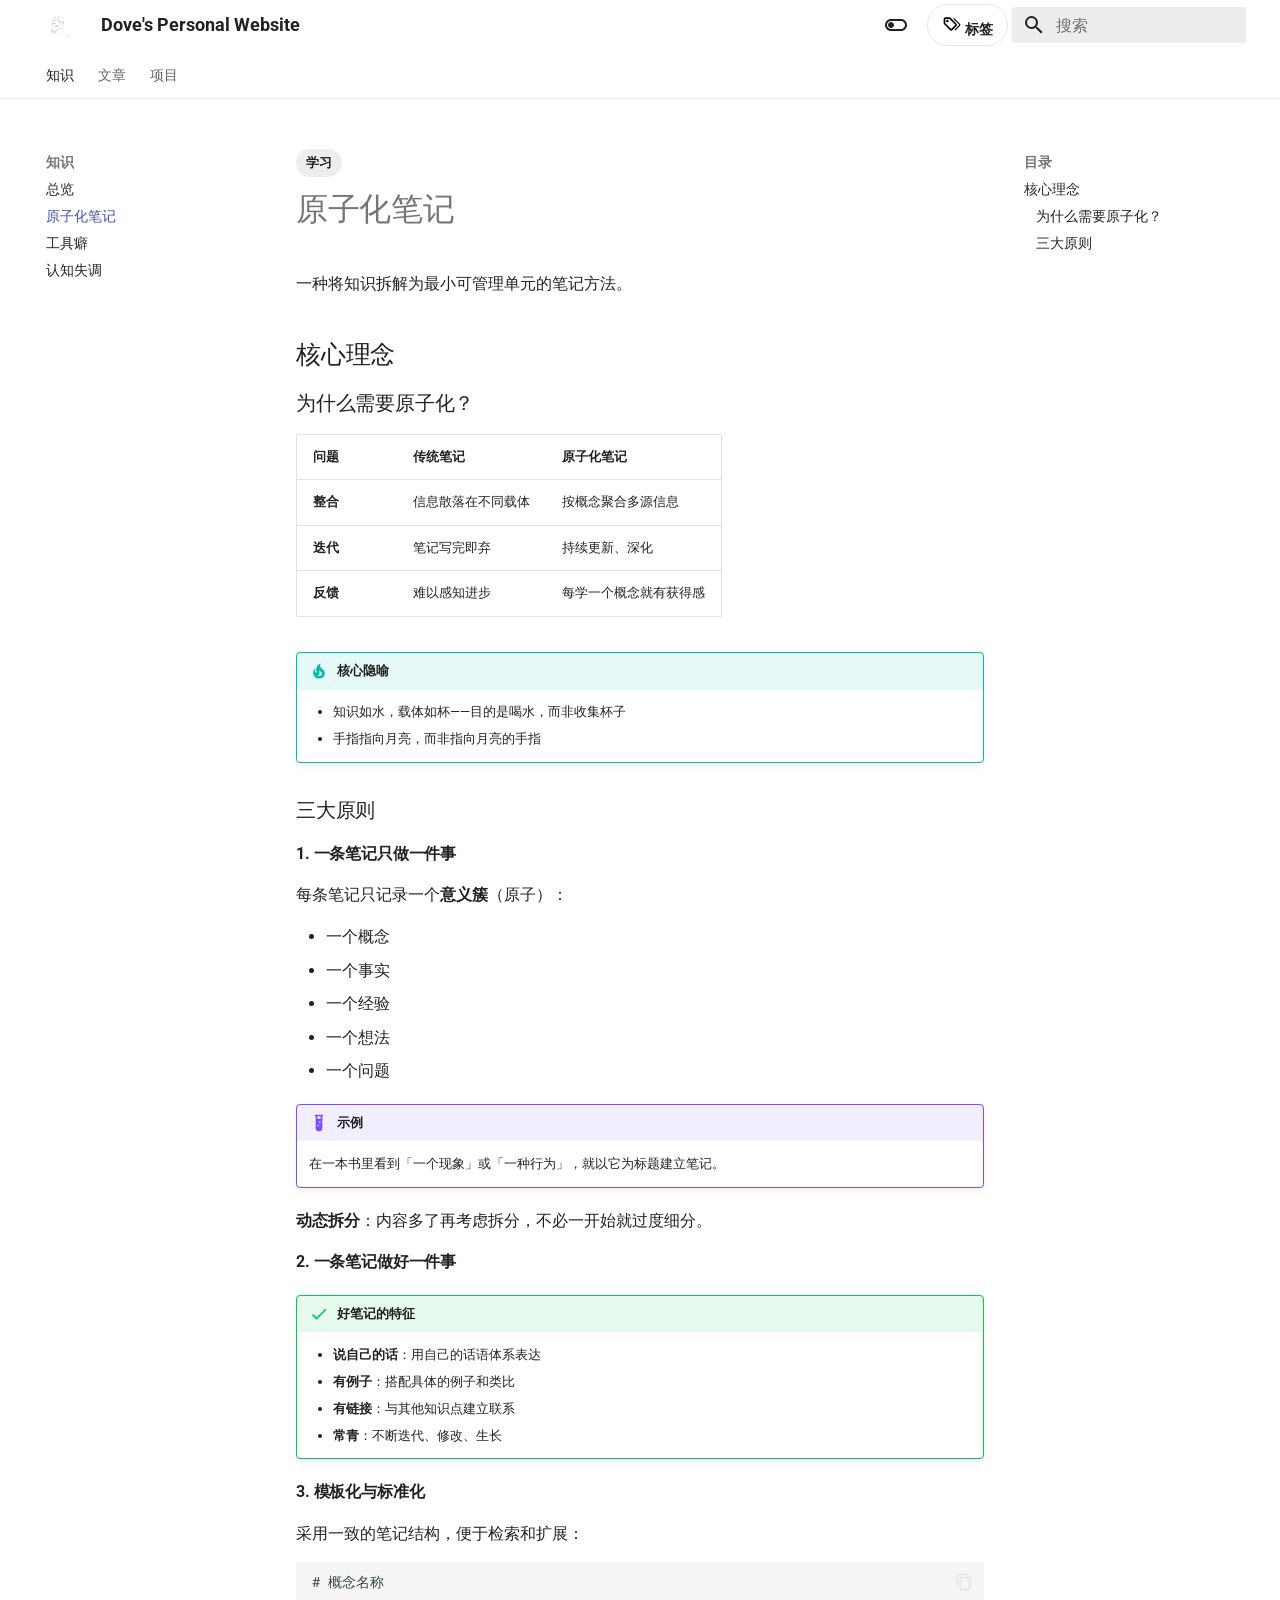
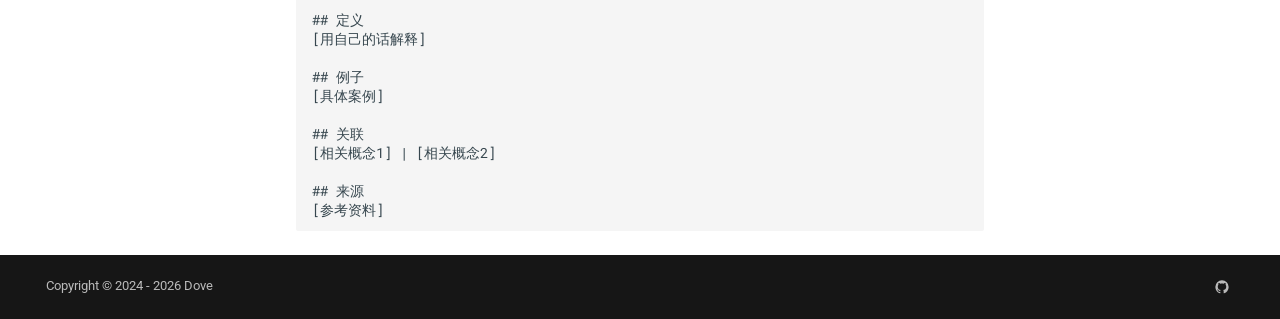
<file: atomic-notes/index.html>
<!doctype html>
<html lang="zh" class="no-js">
  <head>
    
      <meta charset="utf-8">
      <meta name="viewport" content="width=device-width,initial-scale=1">
      
        <meta name="description" content="一种以知识点为单位的知识管理方法">
      
      
        <meta name="author" content="Dove">
      
      
        <link rel="canonical" href="https://jialedove.github.io/Jialedove/atomic-notes/">
      
      
        <link rel="prev" href="../knowledge/">
      
      
        <link rel="next" href="../tool-obsession/">
      
      
        
      
      
      <link rel="icon" href="../assets/images/branding/dove-favicon.svg">
      <meta name="generator" content="mkdocs-1.6.1, mkdocs-material-9.7.2">
    
    
      
        <title>原子化笔记 - Dove's Personal Website</title>
      
    
    
      <link rel="stylesheet" href="../assets/stylesheets/main.484c7ddc.min.css">
      
        
        <link rel="stylesheet" href="../assets/stylesheets/palette.ab4e12ef.min.css">
      
      


    
    
      
    
    
      
        
        
        <link rel="preconnect" href="https://fonts.gstatic.com" crossorigin>
        <link rel="stylesheet" href="https://fonts.googleapis.com/css?family=Roboto:300,300i,400,400i,700,700i%7CRoboto+Mono:400,400i,700,700i&display=fallback">
        <style>:root{--md-text-font:"Roboto";--md-code-font:"Roboto Mono"}</style>
      
    
    
      <link rel="stylesheet" href="../stylesheets/extra.css">
    
    <script>__md_scope=new URL("..",location),__md_hash=e=>[...e].reduce(((e,_)=>(e<<5)-e+_.charCodeAt(0)),0),__md_get=(e,_=localStorage,t=__md_scope)=>JSON.parse(_.getItem(t.pathname+"."+e)),__md_set=(e,_,t=localStorage,a=__md_scope)=>{try{t.setItem(a.pathname+"."+e,JSON.stringify(_))}catch(e){}}</script>
    
      
  


  
  

<script id="__analytics">function __md_analytics(){function e(){dataLayer.push(arguments)}window.dataLayer=window.dataLayer||[],e("js",new Date),e("config","G-BMLP6MP942"),document.addEventListener("DOMContentLoaded",(function(){document.forms.search&&document.forms.search.query.addEventListener("blur",(function(){this.value&&e("event","search",{search_term:this.value})}));document$.subscribe((function(){var t=document.forms.feedback;if(void 0!==t)for(var a of t.querySelectorAll("[type=submit]"))a.addEventListener("click",(function(a){a.preventDefault();var n=document.location.pathname,d=this.getAttribute("data-md-value");e("event","feedback",{page:n,data:d}),t.firstElementChild.disabled=!0;var r=t.querySelector(".md-feedback__note [data-md-value='"+d+"']");r&&(r.hidden=!1)})),t.hidden=!1})),location$.subscribe((function(t){e("config","G-BMLP6MP942",{page_path:t.pathname})}))}));var t=document.createElement("script");t.async=!0,t.src="https://www.googletagmanager.com/gtag/js?id=G-BMLP6MP942",document.getElementById("__analytics").insertAdjacentElement("afterEnd",t)}</script>
  
    <script>"undefined"!=typeof __md_analytics&&__md_analytics()</script>
  

    
    
  </head>
  
  
    
    
      
    
    
    
    
    <body dir="ltr" data-md-color-scheme="default" data-md-color-primary="white" data-md-color-accent="indigo">
  
    
    <input class="md-toggle" data-md-toggle="drawer" type="checkbox" id="__drawer" autocomplete="off">
    <input class="md-toggle" data-md-toggle="search" type="checkbox" id="__search" autocomplete="off">
    <label class="md-overlay" for="__drawer"></label>
    <div data-md-component="skip">
      
        
        <a href="#_1" class="md-skip">
          跳转至
        </a>
      
    </div>
    <div data-md-component="announce">
      
    </div>
    
    
      


<header class="md-header" data-md-component="header">
  <nav class="md-header__inner md-grid" aria-label="页眉">
    <a href=".." title="Dove&#39;s Personal Website" class="md-header__button md-logo" aria-label="Dove's Personal Website" data-md-component="logo">
      
  
  <svg xmlns="http://www.w3.org/2000/svg" width="584pt" height="600pt" viewBox="0 0 584 600" preserveAspectRatio="xMidYMid meet">
  <g transform="translate(0,600) scale(0.1,-0.1)" fill="currentColor" stroke="none">
    <path d="M3079 5241 c-165 -105 -315 -359 -348 -586 -10 -71 -9 -164 2 -182 4 -6 46 -37 94 -69 148 -98 244 -174 333 -264 143 -143 216 -263 255 -416 32 -125 21 -312 -22 -411 l-17 -38 -3 30 c-16 174 -28 257 -44 313 -23 82 -98 231 -149 297 -66 85 -191 202 -316 295 -235 175 -280 210 -344 273 -152 146 -270 334 -305 483 -2 10 -10 43 -17 73 -15 62 -37 83 -62 58 -9 -8 -16 -18 -16 -20 0 -2 -10 -26 -22 -53 -12 -27 -23 -58 -25 -69 -2 -11 -8 -31 -13 -45 -17 -45 -30 -153 -30 -261 0 -230 97 -457 268 -626 46 -46 80 -83 75 -84 -50 -5 -167 6 -258 25 -142 29 -327 130 -444 243 -94 91 -111 89 -111 -11 0 -53 5 -81 25 -156 17 -68 83 -205 132 -278 70 -102 258 -269 331 -293 20 -6 42 -15 47 -19 22 -17 191 -60 261 -66 41 -4 74 -10 74 -13 0 -4 -33 -16 -72 -28 -270 -82 -569 -25 -823 156 -79 57 -122 81 -110 61 3 -6 1 -10 -4 -10 -17 0 -13 -50 8 -108 19 -51 107 -222 120 -232 3 -3 25 -30 47 -60 43 -57 171 -190 184 -190 4 0 14 -8 21 -17 23 -27 157 -111 244 -153 163 -77 330 -112 526 -111 196 1 347 39 517 128 34 19 62 30 62 26 0 -19 -88 -108 -139 -141 -153 -98 -309 -143 -492 -143 -48 0 -60 -4 -81 -27 -14 -15 -33 -40 -41 -57 -24 -46 -136 -168 -211 -230 -168 -137 -381 -227 -605 -254 -77 -10 -285 -7 -322 4 -8 3 -23 -1 -32 -8 -15 -11 -16 -17 -5 -47 49 -143 165 -259 302 -301 79 -24 309 14 355 59 7 7 16 10 19 7 18 -17 -190 -173 -300 -225 -66 -31 -169 -60 -211 -60 -30 0 -52 -23 -40 -44 10 -17 73 -85 102 -108 95 -79 238 -100 345 -53 33 15 74 37 90 51 17 13 38 29 46 36 8 6 41 36 73 67 l59 56 -18 -40 c-25 -54 -136 -226 -195 -301 -27 -34 -49 -69 -49 -78 0 -64 179 -36 272 42 45 38 130 157 168 234 17 38 35 66 40 63 4 -2 1 -46 -6 -97 -7 -51 -16 -135 -19 -186 -6 -90 -5 -93 17 -101 34 -12 132 41 195 106 53 55 124 185 138 253 4 19 11 41 15 50 4 8 18 76 29 150 12 74 31 153 42 176 44 92 131 162 222 179 20 4 38 6 39 4 2 -1 12 3 24 9 11 6 43 14 69 18 27 3 66 12 87 20 21 7 40 13 43 14 3 0 6 0 8 1 1 0 9 2 17 4 96 21 231 69 330 117 225 108 448 338 528 543 56 144 75 250 76 412 1 71 5 109 11 105 6 -3 4 1 -3 10 -15 18 -9 164 7 196 5 9 15 30 22 45 41 87 127 142 241 153 73 8 98 18 98 41 0 9 -35 49 -77 90 -43 41 -78 77 -79 81 -2 14 -15 47 -31 77 -9 17 -22 42 -30 56 -22 44 -112 105 -185 127 -114 34 -261 11 -378 -58 -60 -35 -180 -144 -180 -162 0 -4 -4 -8 -8 -8 -5 0 -9 21 -11 47 -3 60 -28 205 -45 263 -19 62 -78 195 -118 262 -83 141 -169 316 -172 348 -1 8 -7 25 -14 38 -8 13 -11 30 -8 37 3 8 1 17 -3 19 -5 3 -14 42 -21 87 -12 77 -10 198 6 332 6 44 -5 77 -25 77 -4 0 -27 -13 -52 -29z m59 -23 c-5 -18 -12 -96 -15 -173 -8 -224 27 -358 152 -590 186 -342 225 -455 228 -657 1 -65 4 -118 7 -118 3 0 16 19 30 41 37 61 158 170 224 203 187 92 392 69 495 -56 13 -16 37 -62 53 -101 20 -50 40 -80 66 -102 41 -33 112 -107 112 -116 0 -4 -35 -9 -77 -11 -132 -8 -220 -66 -272 -177 -25 -54 -26 -65 -32 -296 -7 -240 -11 -273 -51 -395 -109 -337 -406 -589 -829 -704 -52 -14 -153 -39 -225 -55 -273 -61 -340 -135 -384 -421 -44 -285 -132 -430 -314 -513 l-38 -18 6 58 c29 271 57 503 63 518 4 12 3 16 -4 12 -6 -4 -14 -19 -18 -34 -3 -15 -24 -68 -45 -118 -124 -290 -236 -405 -396 -405 l-66 0 45 53 c104 122 213 308 272 465 30 80 28 106 -3 45 -35 -67 -155 -205 -227 -260 -129 -99 -236 -117 -358 -60 -53 24 -177 128 -177 149 0 4 13 8 30 8 91 0 251 64 368 147 71 50 282 249 282 266 0 5 -10 2 -22 -7 -136 -97 -273 -148 -398 -149 -166 -1 -272 73 -361 253 -17 34 -29 63 -27 65 2 2 30 -2 63 -7 77 -13 299 -3 390 17 238 52 440 160 601 322 45 45 102 112 127 150 l46 69 123 12 c143 13 242 39 338 87 132 64 202 126 264 229 20 33 36 63 36 67 0 4 -33 -15 -73 -41 -86 -58 -208 -112 -320 -142 -70 -19 -108 -22 -257 -23 -183 0 -229 7 -375 52 -334 104 -640 392 -746 702 -32 93 -27 96 54 35 209 -157 470 -234 706 -206 56 6 129 21 163 33 63 21 148 66 148 77 0 4 -23 5 -51 3 -103 -7 -271 28 -386 79 -263 119 -479 422 -500 705 l-6 80 74 -70 c83 -79 151 -126 256 -179 139 -69 354 -115 478 -100 l59 6 -24 20 c-169 136 -278 292 -337 485 -24 79 -27 103 -27 238 1 121 5 165 22 228 22 81 70 197 81 197 4 0 12 -30 19 -66 27 -143 117 -321 234 -463 71 -87 170 -171 370 -317 319 -233 461 -406 527 -645 28 -101 43 -266 32 -354 -5 -38 -7 -72 -5 -73 5 -7 58 83 76 132 50 131 60 279 28 413 -60 251 -233 458 -569 683 l-124 83 5 111 c6 121 31 212 89 329 63 124 171 252 257 304 49 30 52 29 40 -9z"/>
    <path d="M4016 3779 c-54 -42 -21 -139 48 -139 34 0 76 41 76 75 0 31 -49 85 -78 85 -11 0 -31 -9 -46 -21z m75 -19 c13 -7 19 -21 19 -45 0 -24 -6 -38 -19 -45 -28 -14 -38 -13 -61 10 -24 24 -26 53 -4 74 18 19 38 20 65 6z"/>
    <path d="M5474 418 c-21 -28 -52 -59 -68 -68 -43 -23 -42 -36 3 -64 22 -14 54 -46 71 -71 17 -25 36 -45 43 -44 7 0 26 21 42 46 17 26 45 54 63 64 19 10 36 20 39 22 9 10 -8 47 -22 47 -19 0 -85 58 -85 74 0 12 -31 46 -42 46 -3 0 -23 -23 -44 -52z m60 18 c9 -37 53 -84 91 -98 19 -6 35 -15 35 -18 0 -3 -16 -12 -35 -18 -38 -14 -82 -61 -91 -98 -8 -31 -20 -31 -28 0 -9 37 -53 84 -91 98 -19 6 -35 15 -35 18 0 3 16 12 35 18 38 14 82 61 91 98 3 13 10 24 14 24 4 0 11 -11 14 -24z"/>
  </g>
</svg>

    </a>
    <label class="md-header__button md-icon" for="__drawer">
      
      <svg xmlns="http://www.w3.org/2000/svg" viewBox="0 0 24 24"><path d="M3 6h18v2H3zm0 5h18v2H3zm0 5h18v2H3z"/></svg>
    </label>
    <div class="md-header__title" data-md-component="header-title">
      <div class="md-header__ellipsis">
        <div class="md-header__topic">
          <a href=".." class="md-header__topic-link">
            <span class="md-ellipsis">
              Dove's Personal Website
            </span>
          </a>
        </div>
        <div class="md-header__topic" data-md-component="header-topic">
          <span class="md-ellipsis">
            
              原子化笔记
            
          </span>
        </div>
      </div>
    </div>
    
      
        <form class="md-header__option" data-md-component="palette">
  
    
    
    
    <input class="md-option" data-md-color-media="(prefers-color-scheme: light)" data-md-color-scheme="default" data-md-color-primary="white" data-md-color-accent="indigo"  aria-label="切换到深色模式"  type="radio" name="__palette" id="__palette_0">
    
      <label class="md-header__button md-icon" title="切换到深色模式" for="__palette_1" hidden>
        <svg xmlns="http://www.w3.org/2000/svg" viewBox="0 0 24 24"><path d="M17 6H7c-3.31 0-6 2.69-6 6s2.69 6 6 6h10c3.31 0 6-2.69 6-6s-2.69-6-6-6m0 10H7c-2.21 0-4-1.79-4-4s1.79-4 4-4h10c2.21 0 4 1.79 4 4s-1.79 4-4 4M7 9c-1.66 0-3 1.34-3 3s1.34 3 3 3 3-1.34 3-3-1.34-3-3-3"/></svg>
      </label>
    
  
    
    
    
    <input class="md-option" data-md-color-media="(prefers-color-scheme: dark)" data-md-color-scheme="slate" data-md-color-primary="black" data-md-color-accent="indigo"  aria-label="切换到浅色模式"  type="radio" name="__palette" id="__palette_1">
    
      <label class="md-header__button md-icon" title="切换到浅色模式" for="__palette_0" hidden>
        <svg xmlns="http://www.w3.org/2000/svg" viewBox="0 0 24 24"><path d="M17 7H7a5 5 0 0 0-5 5 5 5 0 0 0 5 5h10a5 5 0 0 0 5-5 5 5 0 0 0-5-5m0 8a3 3 0 0 1-3-3 3 3 0 0 1 3-3 3 3 0 0 1 3 3 3 3 0 0 1-3 3"/></svg>
      </label>
    
  
</form>
      
    
    
      <script>var palette=__md_get("__palette");if(palette&&palette.color){if("(prefers-color-scheme)"===palette.color.media){var media=matchMedia("(prefers-color-scheme: light)"),input=document.querySelector(media.matches?"[data-md-color-media='(prefers-color-scheme: light)']":"[data-md-color-media='(prefers-color-scheme: dark)']");palette.color.media=input.getAttribute("data-md-color-media"),palette.color.scheme=input.getAttribute("data-md-color-scheme"),palette.color.primary=input.getAttribute("data-md-color-primary"),palette.color.accent=input.getAttribute("data-md-color-accent")}for(var[key,value]of Object.entries(palette.color))document.body.setAttribute("data-md-color-"+key,value)}</script>
    
    <a href="../tags/" class="md-header__button md-header__tags-link" title="标签" aria-label="标签">
      <svg xmlns="http://www.w3.org/2000/svg" viewBox="0 0 24 24"><path d="M6.5 10C7.3 10 8 9.3 8 8.5S7.3 7 6.5 7 5 7.7 5 8.5 5.7 10 6.5 10M9 6l7 7-5 5-7-7V6zm0-2H4c-1.1 0-2 .9-2 2v5c0 .6.2 1.1.6 1.4l7 7c.3.4.8.6 1.4.6s1.1-.2 1.4-.6l5-5c.4-.4.6-.9.6-1.4 0-.6-.2-1.1-.6-1.4l-7-7C10.1 4.2 9.6 4 9 4m4.5 1.7 1-1 6.9 6.9c.4.4.6.9.6 1.4s-.2 1.1-.6 1.4L16 19.8l-1-1 5.7-5.8z"/></svg>
      <span>标签</span>
    </a>
    
    
      
      
      
        <label class="md-header__button md-icon" for="__search">
          
          <svg xmlns="http://www.w3.org/2000/svg" viewBox="0 0 24 24"><path d="M9.5 3A6.5 6.5 0 0 1 16 9.5c0 1.61-.59 3.09-1.56 4.23l.27.27h.79l5 5-1.5 1.5-5-5v-.79l-.27-.27A6.52 6.52 0 0 1 9.5 16 6.5 6.5 0 0 1 3 9.5 6.5 6.5 0 0 1 9.5 3m0 2C7 5 5 7 5 9.5S7 14 9.5 14 14 12 14 9.5 12 5 9.5 5"/></svg>
        </label>
        <div class="md-search" data-md-component="search" role="dialog">
  <label class="md-search__overlay" for="__search"></label>
  <div class="md-search__inner" role="search">
    <form class="md-search__form" name="search">
      <input type="text" class="md-search__input" name="query" aria-label="搜索" placeholder="搜索" autocapitalize="off" autocorrect="off" autocomplete="off" spellcheck="false" data-md-component="search-query" required>
      <label class="md-search__icon md-icon" for="__search">
        
        <svg xmlns="http://www.w3.org/2000/svg" viewBox="0 0 24 24"><path d="M9.5 3A6.5 6.5 0 0 1 16 9.5c0 1.61-.59 3.09-1.56 4.23l.27.27h.79l5 5-1.5 1.5-5-5v-.79l-.27-.27A6.52 6.52 0 0 1 9.5 16 6.5 6.5 0 0 1 3 9.5 6.5 6.5 0 0 1 9.5 3m0 2C7 5 5 7 5 9.5S7 14 9.5 14 14 12 14 9.5 12 5 9.5 5"/></svg>
        
        <svg xmlns="http://www.w3.org/2000/svg" viewBox="0 0 24 24"><path d="M20 11v2H8l5.5 5.5-1.42 1.42L4.16 12l7.92-7.92L13.5 5.5 8 11z"/></svg>
      </label>
      <nav class="md-search__options" aria-label="查找">
        
        <button type="reset" class="md-search__icon md-icon" title="清空当前内容" aria-label="清空当前内容" tabindex="-1">
          
          <svg xmlns="http://www.w3.org/2000/svg" viewBox="0 0 24 24"><path d="M19 6.41 17.59 5 12 10.59 6.41 5 5 6.41 10.59 12 5 17.59 6.41 19 12 13.41 17.59 19 19 17.59 13.41 12z"/></svg>
        </button>
      </nav>
      
        <div class="md-search__suggest" data-md-component="search-suggest"></div>
      
    </form>
    <div class="md-search__output">
      <div class="md-search__scrollwrap" tabindex="0" data-md-scrollfix>
        <div class="md-search-result" data-md-component="search-result">
          <div class="md-search-result__meta">
            正在初始化搜索引擎
          </div>
          <ol class="md-search-result__list" role="presentation"></ol>
        </div>
      </div>
    </div>
  </div>
</div>
      
    
    
  </nav>
  
</header>
    
    <div class="md-container" data-md-component="container">
      
      
        
          
            
<nav class="md-tabs" aria-label="标签" data-md-component="tabs">
  <div class="md-grid">
    <ul class="md-tabs__list">
      
        
  
  
  
    
  
  
    
    
      <li class="md-tabs__item md-tabs__item--active">
        <a href="../knowledge/" class="md-tabs__link">
          
  
  
    
  
  知识

        </a>
      </li>
    
  

      
        
  
  
  
  
    
    
      <li class="md-tabs__item">
        <a href="../articles/" class="md-tabs__link">
          
  
  
    
  
  文章

        </a>
      </li>
    
  

      
        
  
  
  
  
    
    
      <li class="md-tabs__item">
        <a href="../projects/" class="md-tabs__link">
          
  
  
    
  
  项目

        </a>
      </li>
    
  

      
    </ul>
  </div>
</nav>
          
        
      
      <main class="md-main" data-md-component="main">
        <div class="md-main__inner md-grid">
          
            
              
              <div class="md-sidebar md-sidebar--primary" data-md-component="sidebar" data-md-type="navigation" >
                <div class="md-sidebar__scrollwrap">
                  <div class="md-sidebar__inner">
                    


  


<nav class="md-nav md-nav--primary md-nav--lifted" aria-label="导航栏" data-md-level="0">
  <label class="md-nav__title" for="__drawer">
    <a href=".." title="Dove&#39;s Personal Website" class="md-nav__button md-logo" aria-label="Dove's Personal Website" data-md-component="logo">
      
  
  <svg xmlns="http://www.w3.org/2000/svg" width="584pt" height="600pt" viewBox="0 0 584 600" preserveAspectRatio="xMidYMid meet">
  <g transform="translate(0,600) scale(0.1,-0.1)" fill="currentColor" stroke="none">
    <path d="M3079 5241 c-165 -105 -315 -359 -348 -586 -10 -71 -9 -164 2 -182 4 -6 46 -37 94 -69 148 -98 244 -174 333 -264 143 -143 216 -263 255 -416 32 -125 21 -312 -22 -411 l-17 -38 -3 30 c-16 174 -28 257 -44 313 -23 82 -98 231 -149 297 -66 85 -191 202 -316 295 -235 175 -280 210 -344 273 -152 146 -270 334 -305 483 -2 10 -10 43 -17 73 -15 62 -37 83 -62 58 -9 -8 -16 -18 -16 -20 0 -2 -10 -26 -22 -53 -12 -27 -23 -58 -25 -69 -2 -11 -8 -31 -13 -45 -17 -45 -30 -153 -30 -261 0 -230 97 -457 268 -626 46 -46 80 -83 75 -84 -50 -5 -167 6 -258 25 -142 29 -327 130 -444 243 -94 91 -111 89 -111 -11 0 -53 5 -81 25 -156 17 -68 83 -205 132 -278 70 -102 258 -269 331 -293 20 -6 42 -15 47 -19 22 -17 191 -60 261 -66 41 -4 74 -10 74 -13 0 -4 -33 -16 -72 -28 -270 -82 -569 -25 -823 156 -79 57 -122 81 -110 61 3 -6 1 -10 -4 -10 -17 0 -13 -50 8 -108 19 -51 107 -222 120 -232 3 -3 25 -30 47 -60 43 -57 171 -190 184 -190 4 0 14 -8 21 -17 23 -27 157 -111 244 -153 163 -77 330 -112 526 -111 196 1 347 39 517 128 34 19 62 30 62 26 0 -19 -88 -108 -139 -141 -153 -98 -309 -143 -492 -143 -48 0 -60 -4 -81 -27 -14 -15 -33 -40 -41 -57 -24 -46 -136 -168 -211 -230 -168 -137 -381 -227 -605 -254 -77 -10 -285 -7 -322 4 -8 3 -23 -1 -32 -8 -15 -11 -16 -17 -5 -47 49 -143 165 -259 302 -301 79 -24 309 14 355 59 7 7 16 10 19 7 18 -17 -190 -173 -300 -225 -66 -31 -169 -60 -211 -60 -30 0 -52 -23 -40 -44 10 -17 73 -85 102 -108 95 -79 238 -100 345 -53 33 15 74 37 90 51 17 13 38 29 46 36 8 6 41 36 73 67 l59 56 -18 -40 c-25 -54 -136 -226 -195 -301 -27 -34 -49 -69 -49 -78 0 -64 179 -36 272 42 45 38 130 157 168 234 17 38 35 66 40 63 4 -2 1 -46 -6 -97 -7 -51 -16 -135 -19 -186 -6 -90 -5 -93 17 -101 34 -12 132 41 195 106 53 55 124 185 138 253 4 19 11 41 15 50 4 8 18 76 29 150 12 74 31 153 42 176 44 92 131 162 222 179 20 4 38 6 39 4 2 -1 12 3 24 9 11 6 43 14 69 18 27 3 66 12 87 20 21 7 40 13 43 14 3 0 6 0 8 1 1 0 9 2 17 4 96 21 231 69 330 117 225 108 448 338 528 543 56 144 75 250 76 412 1 71 5 109 11 105 6 -3 4 1 -3 10 -15 18 -9 164 7 196 5 9 15 30 22 45 41 87 127 142 241 153 73 8 98 18 98 41 0 9 -35 49 -77 90 -43 41 -78 77 -79 81 -2 14 -15 47 -31 77 -9 17 -22 42 -30 56 -22 44 -112 105 -185 127 -114 34 -261 11 -378 -58 -60 -35 -180 -144 -180 -162 0 -4 -4 -8 -8 -8 -5 0 -9 21 -11 47 -3 60 -28 205 -45 263 -19 62 -78 195 -118 262 -83 141 -169 316 -172 348 -1 8 -7 25 -14 38 -8 13 -11 30 -8 37 3 8 1 17 -3 19 -5 3 -14 42 -21 87 -12 77 -10 198 6 332 6 44 -5 77 -25 77 -4 0 -27 -13 -52 -29z m59 -23 c-5 -18 -12 -96 -15 -173 -8 -224 27 -358 152 -590 186 -342 225 -455 228 -657 1 -65 4 -118 7 -118 3 0 16 19 30 41 37 61 158 170 224 203 187 92 392 69 495 -56 13 -16 37 -62 53 -101 20 -50 40 -80 66 -102 41 -33 112 -107 112 -116 0 -4 -35 -9 -77 -11 -132 -8 -220 -66 -272 -177 -25 -54 -26 -65 -32 -296 -7 -240 -11 -273 -51 -395 -109 -337 -406 -589 -829 -704 -52 -14 -153 -39 -225 -55 -273 -61 -340 -135 -384 -421 -44 -285 -132 -430 -314 -513 l-38 -18 6 58 c29 271 57 503 63 518 4 12 3 16 -4 12 -6 -4 -14 -19 -18 -34 -3 -15 -24 -68 -45 -118 -124 -290 -236 -405 -396 -405 l-66 0 45 53 c104 122 213 308 272 465 30 80 28 106 -3 45 -35 -67 -155 -205 -227 -260 -129 -99 -236 -117 -358 -60 -53 24 -177 128 -177 149 0 4 13 8 30 8 91 0 251 64 368 147 71 50 282 249 282 266 0 5 -10 2 -22 -7 -136 -97 -273 -148 -398 -149 -166 -1 -272 73 -361 253 -17 34 -29 63 -27 65 2 2 30 -2 63 -7 77 -13 299 -3 390 17 238 52 440 160 601 322 45 45 102 112 127 150 l46 69 123 12 c143 13 242 39 338 87 132 64 202 126 264 229 20 33 36 63 36 67 0 4 -33 -15 -73 -41 -86 -58 -208 -112 -320 -142 -70 -19 -108 -22 -257 -23 -183 0 -229 7 -375 52 -334 104 -640 392 -746 702 -32 93 -27 96 54 35 209 -157 470 -234 706 -206 56 6 129 21 163 33 63 21 148 66 148 77 0 4 -23 5 -51 3 -103 -7 -271 28 -386 79 -263 119 -479 422 -500 705 l-6 80 74 -70 c83 -79 151 -126 256 -179 139 -69 354 -115 478 -100 l59 6 -24 20 c-169 136 -278 292 -337 485 -24 79 -27 103 -27 238 1 121 5 165 22 228 22 81 70 197 81 197 4 0 12 -30 19 -66 27 -143 117 -321 234 -463 71 -87 170 -171 370 -317 319 -233 461 -406 527 -645 28 -101 43 -266 32 -354 -5 -38 -7 -72 -5 -73 5 -7 58 83 76 132 50 131 60 279 28 413 -60 251 -233 458 -569 683 l-124 83 5 111 c6 121 31 212 89 329 63 124 171 252 257 304 49 30 52 29 40 -9z"/>
    <path d="M4016 3779 c-54 -42 -21 -139 48 -139 34 0 76 41 76 75 0 31 -49 85 -78 85 -11 0 -31 -9 -46 -21z m75 -19 c13 -7 19 -21 19 -45 0 -24 -6 -38 -19 -45 -28 -14 -38 -13 -61 10 -24 24 -26 53 -4 74 18 19 38 20 65 6z"/>
    <path d="M5474 418 c-21 -28 -52 -59 -68 -68 -43 -23 -42 -36 3 -64 22 -14 54 -46 71 -71 17 -25 36 -45 43 -44 7 0 26 21 42 46 17 26 45 54 63 64 19 10 36 20 39 22 9 10 -8 47 -22 47 -19 0 -85 58 -85 74 0 12 -31 46 -42 46 -3 0 -23 -23 -44 -52z m60 18 c9 -37 53 -84 91 -98 19 -6 35 -15 35 -18 0 -3 -16 -12 -35 -18 -38 -14 -82 -61 -91 -98 -8 -31 -20 -31 -28 0 -9 37 -53 84 -91 98 -19 6 -35 15 -35 18 0 3 16 12 35 18 38 14 82 61 91 98 3 13 10 24 14 24 4 0 11 -11 14 -24z"/>
  </g>
</svg>

    </a>
    Dove's Personal Website
  </label>
  
  <ul class="md-nav__list" data-md-scrollfix>
    
      
      
  
  
    
  
  
  
    
    
      
        
      
        
      
        
      
        
      
    
    
    
      
        
        
      
      
    
    
    <li class="md-nav__item md-nav__item--active md-nav__item--section md-nav__item--nested">
      
        
        
        <input class="md-nav__toggle md-toggle " type="checkbox" id="__nav_1" checked>
        
          
          <label class="md-nav__link" for="__nav_1" id="__nav_1_label" tabindex="">
            
  
  
  <span class="md-ellipsis">
    
  
    知识
  

    
  </span>
  
  

            <span class="md-nav__icon md-icon"></span>
          </label>
        
        <nav class="md-nav" data-md-level="1" aria-labelledby="__nav_1_label" aria-expanded="true">
          <label class="md-nav__title" for="__nav_1">
            <span class="md-nav__icon md-icon"></span>
            
  
    知识
  

          </label>
          <ul class="md-nav__list" data-md-scrollfix>
            
              
                
  
  
  
  
    <li class="md-nav__item">
      <a href="../knowledge/" class="md-nav__link">
        
  
  
  <span class="md-ellipsis">
    
  
    总览
  

    
  </span>
  
  

      </a>
    </li>
  

              
            
              
                
  
  
    
  
  
  
    <li class="md-nav__item md-nav__item--active">
      
      <input class="md-nav__toggle md-toggle" type="checkbox" id="__toc">
      
      
        
      
      
        <label class="md-nav__link md-nav__link--active" for="__toc">
          
  
  
  <span class="md-ellipsis">
    
  
    原子化笔记
  

    
  </span>
  
  

          <span class="md-nav__icon md-icon"></span>
        </label>
      
      <a href="./" class="md-nav__link md-nav__link--active">
        
  
  
  <span class="md-ellipsis">
    
  
    原子化笔记
  

    
  </span>
  
  

      </a>
      
        

<nav class="md-nav md-nav--secondary" aria-label="目录">
  
  
  
    
  
  
    <label class="md-nav__title" for="__toc">
      <span class="md-nav__icon md-icon"></span>
      目录
    </label>
    <ul class="md-nav__list" data-md-component="toc" data-md-scrollfix>
      
        <li class="md-nav__item">
  <a href="#_2" class="md-nav__link">
    <span class="md-ellipsis">
      
        核心理念
      
    </span>
  </a>
  
    <nav class="md-nav" aria-label="核心理念">
      <ul class="md-nav__list">
        
          <li class="md-nav__item">
  <a href="#_3" class="md-nav__link">
    <span class="md-ellipsis">
      
        为什么需要原子化？
      
    </span>
  </a>
  
</li>
        
          <li class="md-nav__item">
  <a href="#_4" class="md-nav__link">
    <span class="md-ellipsis">
      
        三大原则
      
    </span>
  </a>
  
</li>
        
      </ul>
    </nav>
  
</li>
      
    </ul>
  
</nav>
      
    </li>
  

              
            
              
                
  
  
  
  
    <li class="md-nav__item">
      <a href="../tool-obsession/" class="md-nav__link">
        
  
  
  <span class="md-ellipsis">
    
  
    工具癖
  

    
  </span>
  
  

      </a>
    </li>
  

              
            
              
                
  
  
  
  
    <li class="md-nav__item">
      <a href="../cognitive-dissonance/" class="md-nav__link">
        
  
  
  <span class="md-ellipsis">
    
  
    认知失调
  

    
  </span>
  
  

      </a>
    </li>
  

              
            
          </ul>
        </nav>
      
    </li>
  

    
      
      
  
  
  
  
    
    
      
        
      
    
    
    
      
      
    
    
    <li class="md-nav__item md-nav__item--nested">
      
        
        
        <input class="md-nav__toggle md-toggle " type="checkbox" id="__nav_2" >
        
          
          <label class="md-nav__link" for="__nav_2" id="__nav_2_label" tabindex="0">
            
  
  
  <span class="md-ellipsis">
    
  
    文章
  

    
  </span>
  
  

            <span class="md-nav__icon md-icon"></span>
          </label>
        
        <nav class="md-nav" data-md-level="1" aria-labelledby="__nav_2_label" aria-expanded="false">
          <label class="md-nav__title" for="__nav_2">
            <span class="md-nav__icon md-icon"></span>
            
  
    文章
  

          </label>
          <ul class="md-nav__list" data-md-scrollfix>
            
              
                
  
  
  
  
    <li class="md-nav__item">
      <a href="../articles/" class="md-nav__link">
        
  
  
  <span class="md-ellipsis">
    
  
    总览
  

    
  </span>
  
  

      </a>
    </li>
  

              
            
          </ul>
        </nav>
      
    </li>
  

    
      
      
  
  
  
  
    
    
      
        
      
        
      
    
    
    
      
      
    
    
    <li class="md-nav__item md-nav__item--nested">
      
        
        
        <input class="md-nav__toggle md-toggle " type="checkbox" id="__nav_3" >
        
          
          <label class="md-nav__link" for="__nav_3" id="__nav_3_label" tabindex="0">
            
  
  
  <span class="md-ellipsis">
    
  
    项目
  

    
  </span>
  
  

            <span class="md-nav__icon md-icon"></span>
          </label>
        
        <nav class="md-nav" data-md-level="1" aria-labelledby="__nav_3_label" aria-expanded="false">
          <label class="md-nav__title" for="__nav_3">
            <span class="md-nav__icon md-icon"></span>
            
  
    项目
  

          </label>
          <ul class="md-nav__list" data-md-scrollfix>
            
              
                
  
  
  
  
    <li class="md-nav__item">
      <a href="../projects/" class="md-nav__link">
        
  
  
  <span class="md-ellipsis">
    
  
    总览
  

    
  </span>
  
  

      </a>
    </li>
  

              
            
              
                
  
  
  
  
    <li class="md-nav__item">
      <a href="../menu/" class="md-nav__link">
        
  
  
  <span class="md-ellipsis">
    
  
    菜单
  

    
  </span>
  
  

      </a>
    </li>
  

              
            
          </ul>
        </nav>
      
    </li>
  

    
  </ul>
</nav>
                  </div>
                </div>
              </div>
            
            
              
              <div class="md-sidebar md-sidebar--secondary" data-md-component="sidebar" data-md-type="toc" >
                <div class="md-sidebar__scrollwrap">
                  <div class="md-sidebar__inner">
                    

<nav class="md-nav md-nav--secondary" aria-label="目录">
  
  
  
    
  
  
    <label class="md-nav__title" for="__toc">
      <span class="md-nav__icon md-icon"></span>
      目录
    </label>
    <ul class="md-nav__list" data-md-component="toc" data-md-scrollfix>
      
        <li class="md-nav__item">
  <a href="#_2" class="md-nav__link">
    <span class="md-ellipsis">
      
        核心理念
      
    </span>
  </a>
  
    <nav class="md-nav" aria-label="核心理念">
      <ul class="md-nav__list">
        
          <li class="md-nav__item">
  <a href="#_3" class="md-nav__link">
    <span class="md-ellipsis">
      
        为什么需要原子化？
      
    </span>
  </a>
  
</li>
        
          <li class="md-nav__item">
  <a href="#_4" class="md-nav__link">
    <span class="md-ellipsis">
      
        三大原则
      
    </span>
  </a>
  
</li>
        
      </ul>
    </nav>
  
</li>
      
    </ul>
  
</nav>
                  </div>
                </div>
              </div>
            
          
          
            <div class="md-content" data-md-component="content">
              
                




              
              <article class="md-content__inner md-typeset">
                
                  

  <nav class="md-tags" >
    
      
      
      
      
        <a href="../tags/#tag:学习" class="md-tag">学习</a>
      
    
  </nav>



<h1 id="_1">原子化笔记<a class="headerlink" href="#_1" title="Permanent link">&para;</a></h1>
<p>一种将知识拆解为最小可管理单元的笔记方法。</p>
<h2 id="_2">核心理念<a class="headerlink" href="#_2" title="Permanent link">&para;</a></h2>
<h3 id="_3">为什么需要原子化？<a class="headerlink" href="#_3" title="Permanent link">&para;</a></h3>
<table>
<thead>
<tr>
<th>问题</th>
<th>传统笔记</th>
<th>原子化笔记</th>
</tr>
</thead>
<tbody>
<tr>
<td><strong>整合</strong></td>
<td>信息散落在不同载体</td>
<td>按概念聚合多源信息</td>
</tr>
<tr>
<td><strong>迭代</strong></td>
<td>笔记写完即弃</td>
<td>持续更新、深化</td>
</tr>
<tr>
<td><strong>反馈</strong></td>
<td>难以感知进步</td>
<td>每学一个概念就有获得感</td>
</tr>
</tbody>
</table>
<div class="admonition tip">
<p class="admonition-title">核心隐喻</p>
<ul>
<li>知识如水，载体如杯——目的是喝水，而非收集杯子</li>
<li>手指指向月亮，而非指向月亮的手指</li>
</ul>
</div>
<h3 id="_4">三大原则<a class="headerlink" href="#_4" title="Permanent link">&para;</a></h3>
<h4 id="1">1. 一条笔记只做一件事<a class="headerlink" href="#1" title="Permanent link">&para;</a></h4>
<p>每条笔记只记录一个<strong>意义簇</strong>（原子）：</p>
<ul>
<li>一个概念</li>
<li>一个事实</li>
<li>一个经验</li>
<li>一个想法</li>
<li>一个问题</li>
</ul>
<div class="admonition example">
<p class="admonition-title">示例</p>
<p>在一本书里看到「一个现象」或「一种行为」，就以它为标题建立笔记。</p>
</div>
<p><strong>动态拆分</strong>：内容多了再考虑拆分，不必一开始就过度细分。</p>
<h4 id="2">2. 一条笔记做好一件事<a class="headerlink" href="#2" title="Permanent link">&para;</a></h4>
<div class="admonition success">
<p class="admonition-title">好笔记的特征</p>
<ul>
<li><strong>说自己的话</strong>：用自己的话语体系表达</li>
<li><strong>有例子</strong>：搭配具体的例子和类比</li>
<li><strong>有链接</strong>：与其他知识点建立联系</li>
<li><strong>常青</strong>：不断迭代、修改、生长</li>
</ul>
</div>
<h4 id="3">3. 模板化与标准化<a class="headerlink" href="#3" title="Permanent link">&para;</a></h4>
<p>采用一致的笔记结构，便于检索和扩展：</p>
<div class="highlight"><pre><span></span><code># 概念名称

## 定义
[用自己的话解释]

## 例子
[具体案例]

## 关联
[相关概念1] | [相关概念2]

## 来源
[参考资料]
</code></pre></div>







  
  



  




                
              </article>
            </div>
          
          
<script>var target=document.getElementById(location.hash.slice(1));target&&target.name&&(target.checked=target.name.startsWith("__tabbed_"))</script>
        </div>
        
          <button type="button" class="md-top md-icon" data-md-component="top" hidden>
  
  <svg xmlns="http://www.w3.org/2000/svg" viewBox="0 0 24 24"><path d="M13 20h-2V8l-5.5 5.5-1.42-1.42L12 4.16l7.92 7.92-1.42 1.42L13 8z"/></svg>
  回到页面顶部
</button>
        
      </main>
      
        <footer class="md-footer">
  
  <div class="md-footer-meta md-typeset">
    <div class="md-footer-meta__inner md-grid">
      <div class="md-copyright">
  
    <div class="md-copyright__highlight">
      Copyright &copy; 2024 - 2026 Dove
    </div>
  
  
</div>
      
        
<div class="md-social">
  
    
    
    
    
    <a href="https://github.com/jialedove" target="_blank" rel="noopener" title="GitHub" class="md-social__link">
      <svg xmlns="http://www.w3.org/2000/svg" viewBox="0 0 24 24"><path d="M12 2A10 10 0 0 0 2 12c0 4.42 2.87 8.17 6.84 9.5.5.08.66-.23.66-.5v-1.69c-2.77.6-3.36-1.34-3.36-1.34-.46-1.16-1.11-1.47-1.11-1.47-.91-.62.07-.6.07-.6 1 .07 1.53 1.03 1.53 1.03.87 1.52 2.34 1.07 2.91.83.09-.65.35-1.09.63-1.34-2.22-.25-4.55-1.11-4.55-4.92 0-1.11.38-2 1.03-2.71-.1-.25-.45-1.29.1-2.64 0 0 .84-.27 2.75 1.02.79-.22 1.65-.33 2.5-.33s1.71.11 2.5.33c1.91-1.29 2.75-1.02 2.75-1.02.55 1.35.2 2.39.1 2.64.65.71 1.03 1.6 1.03 2.71 0 3.82-2.34 4.66-4.57 4.91.36.31.69.92.69 1.85V21c0 .27.16.59.67.5C19.14 20.16 22 16.42 22 12A10 10 0 0 0 12 2"/></svg>
    </a>
  
</div>
      
    </div>
  </div>
</footer>
      
    </div>
    <div class="md-dialog" data-md-component="dialog">
      <div class="md-dialog__inner md-typeset"></div>
    </div>
    
      <div class="md-progress" data-md-component="progress" role="progressbar"></div>
    
    
    
      
      
      <script id="__config" type="application/json">{"annotate": null, "base": "..", "features": ["navigation.tabs", "navigation.indexes", "navigation.path", "navigation.instant", "navigation.instant.progress", "navigation.top", "search.highlight", "search.suggest", "content.code.copy", "toc.follow"], "search": "../assets/javascripts/workers/search.2c215733.min.js", "tags": null, "translations": {"clipboard.copied": "\u5df2\u590d\u5236", "clipboard.copy": "\u590d\u5236", "search.result.more.one": "\u5728\u8be5\u9875\u4e0a\u8fd8\u6709 1 \u4e2a\u7b26\u5408\u6761\u4ef6\u7684\u7ed3\u679c", "search.result.more.other": "\u5728\u8be5\u9875\u4e0a\u8fd8\u6709 # \u4e2a\u7b26\u5408\u6761\u4ef6\u7684\u7ed3\u679c", "search.result.none": "\u6ca1\u6709\u627e\u5230\u7b26\u5408\u6761\u4ef6\u7684\u7ed3\u679c", "search.result.one": "\u627e\u5230 1 \u4e2a\u7b26\u5408\u6761\u4ef6\u7684\u7ed3\u679c", "search.result.other": "# \u4e2a\u7b26\u5408\u6761\u4ef6\u7684\u7ed3\u679c", "search.result.placeholder": "\u952e\u5165\u4ee5\u5f00\u59cb\u641c\u7d22", "search.result.term.missing": "\u7f3a\u5c11", "select.version": "\u9009\u62e9\u5f53\u524d\u7248\u672c"}, "version": null}</script>
    
    
      <script src="../assets/javascripts/bundle.79ae519e.min.js"></script>
      
        <script src="../javascripts/shortcuts.js"></script>
      
    
  </body>
</html>
</file>
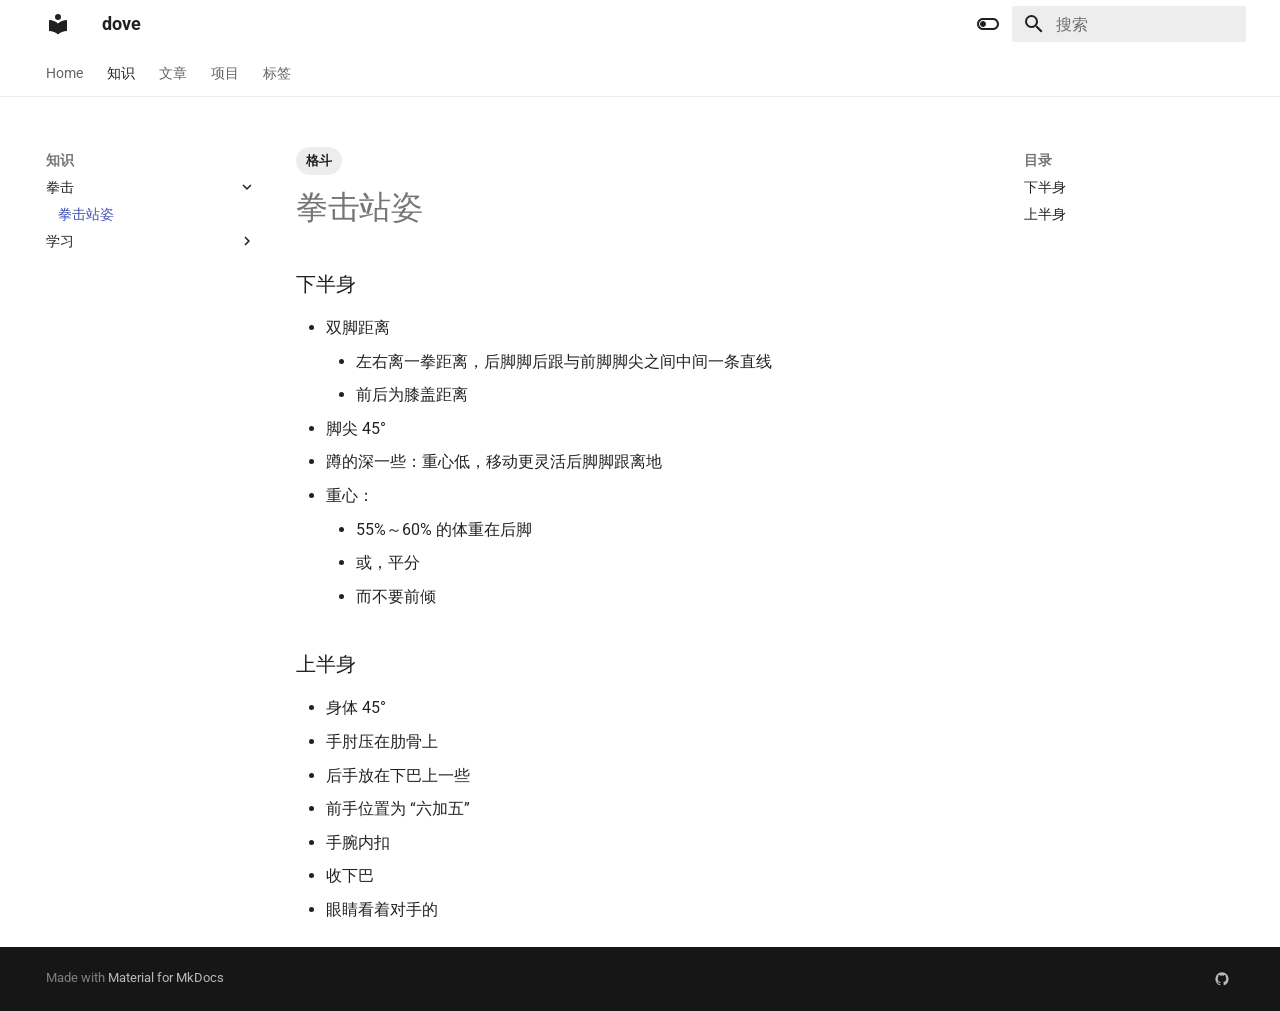
<file: boxing-stance/index.html>
<!doctype html>
<html lang="zh" class="no-js">
  <head>
    
      <meta charset="utf-8">
      <meta name="viewport" content="width=device-width,initial-scale=1">
      
      
      
        <link rel="canonical" href="https://jialedove.github.io/Jialedove/boxing-stance/">
      
      
        <link rel="prev" href="..">
      
      
        <link rel="next" href="../atomic-notes/">
      
      
      <link rel="icon" href="../assets/images/favicon.png">
      <meta name="generator" content="mkdocs-1.6.1, mkdocs-material-9.6.15">
    
    
      
        <title>拳击站姿 - dove</title>
      
    
    
      <link rel="stylesheet" href="../assets/stylesheets/main.342714a4.min.css">
      
        
        <link rel="stylesheet" href="../assets/stylesheets/palette.06af60db.min.css">
      
      


    
    
      
    
    
      
        
        
        <link rel="preconnect" href="https://fonts.gstatic.com" crossorigin>
        <link rel="stylesheet" href="https://fonts.googleapis.com/css?family=Roboto:300,300i,400,400i,700,700i%7CRoboto+Mono:400,400i,700,700i&display=fallback">
        <style>:root{--md-text-font:"Roboto";--md-code-font:"Roboto Mono"}</style>
      
    
    
    <script>__md_scope=new URL("..",location),__md_hash=e=>[...e].reduce(((e,_)=>(e<<5)-e+_.charCodeAt(0)),0),__md_get=(e,_=localStorage,t=__md_scope)=>JSON.parse(_.getItem(t.pathname+"."+e)),__md_set=(e,_,t=localStorage,a=__md_scope)=>{try{t.setItem(a.pathname+"."+e,JSON.stringify(_))}catch(e){}}</script>
    
      
  


  
  

<script id="__analytics">function __md_analytics(){function e(){dataLayer.push(arguments)}window.dataLayer=window.dataLayer||[],e("js",new Date),e("config","G-BMLP6MP942"),document.addEventListener("DOMContentLoaded",(function(){document.forms.search&&document.forms.search.query.addEventListener("blur",(function(){this.value&&e("event","search",{search_term:this.value})}));document$.subscribe((function(){var t=document.forms.feedback;if(void 0!==t)for(var a of t.querySelectorAll("[type=submit]"))a.addEventListener("click",(function(a){a.preventDefault();var n=document.location.pathname,d=this.getAttribute("data-md-value");e("event","feedback",{page:n,data:d}),t.firstElementChild.disabled=!0;var r=t.querySelector(".md-feedback__note [data-md-value='"+d+"']");r&&(r.hidden=!1)})),t.hidden=!1})),location$.subscribe((function(t){e("config","G-BMLP6MP942",{page_path:t.pathname})}))}));var t=document.createElement("script");t.async=!0,t.src="https://www.googletagmanager.com/gtag/js?id=G-BMLP6MP942",document.getElementById("__analytics").insertAdjacentElement("afterEnd",t)}</script>
  
    <script>"undefined"!=typeof __md_analytics&&__md_analytics()</script>
  

    
    
    
  </head>
  
  
    
    
      
    
    
    
    
    <body dir="ltr" data-md-color-scheme="white" data-md-color-primary="white" data-md-color-accent="light-blue">
  
    
    <input class="md-toggle" data-md-toggle="drawer" type="checkbox" id="__drawer" autocomplete="off">
    <input class="md-toggle" data-md-toggle="search" type="checkbox" id="__search" autocomplete="off">
    <label class="md-overlay" for="__drawer"></label>
    <div data-md-component="skip">
      
        
        <a href="#_1" class="md-skip">
          跳转至
        </a>
      
    </div>
    <div data-md-component="announce">
      
    </div>
    
    
      

<header class="md-header" data-md-component="header">
  <nav class="md-header__inner md-grid" aria-label="页眉">
    <a href=".." title="dove" class="md-header__button md-logo" aria-label="dove" data-md-component="logo">
      
  
  <svg xmlns="http://www.w3.org/2000/svg" viewBox="0 0 24 24"><path d="M12 8a3 3 0 0 0 3-3 3 3 0 0 0-3-3 3 3 0 0 0-3 3 3 3 0 0 0 3 3m0 3.54C9.64 9.35 6.5 8 3 8v11c3.5 0 6.64 1.35 9 3.54 2.36-2.19 5.5-3.54 9-3.54V8c-3.5 0-6.64 1.35-9 3.54"/></svg>

    </a>
    <label class="md-header__button md-icon" for="__drawer">
      
      <svg xmlns="http://www.w3.org/2000/svg" viewBox="0 0 24 24"><path d="M3 6h18v2H3zm0 5h18v2H3zm0 5h18v2H3z"/></svg>
    </label>
    <div class="md-header__title" data-md-component="header-title">
      <div class="md-header__ellipsis">
        <div class="md-header__topic">
          <span class="md-ellipsis">
            dove
          </span>
        </div>
        <div class="md-header__topic" data-md-component="header-topic">
          <span class="md-ellipsis">
            
              拳击站姿
            
          </span>
        </div>
      </div>
    </div>
    
      
        <form class="md-header__option" data-md-component="palette">
  
    
    
    
    <input class="md-option" data-md-color-media="(prefers-color-scheme: light)" data-md-color-scheme="white" data-md-color-primary="white" data-md-color-accent="light-blue"  aria-label="切换到深色"  type="radio" name="__palette" id="__palette_0">
    
      <label class="md-header__button md-icon" title="切换到深色" for="__palette_1" hidden>
        <svg xmlns="http://www.w3.org/2000/svg" viewBox="0 0 24 24"><path d="M17 6H7c-3.31 0-6 2.69-6 6s2.69 6 6 6h10c3.31 0 6-2.69 6-6s-2.69-6-6-6m0 10H7c-2.21 0-4-1.79-4-4s1.79-4 4-4h10c2.21 0 4 1.79 4 4s-1.79 4-4 4M7 9c-1.66 0-3 1.34-3 3s1.34 3 3 3 3-1.34 3-3-1.34-3-3-3"/></svg>
      </label>
    
  
    
    
    
    <input class="md-option" data-md-color-media="(prefers-color-scheme: dark)" data-md-color-scheme="slate" data-md-color-primary="black" data-md-color-accent="deep-orange"  aria-label="跟随系统"  type="radio" name="__palette" id="__palette_1">
    
      <label class="md-header__button md-icon" title="跟随系统" for="__palette_0" hidden>
        <svg xmlns="http://www.w3.org/2000/svg" viewBox="0 0 24 24"><path d="M17 7H7a5 5 0 0 0-5 5 5 5 0 0 0 5 5h10a5 5 0 0 0 5-5 5 5 0 0 0-5-5m0 8a3 3 0 0 1-3-3 3 3 0 0 1 3-3 3 3 0 0 1 3 3 3 3 0 0 1-3 3"/></svg>
      </label>
    
  
</form>
      
    
    
      <script>var palette=__md_get("__palette");if(palette&&palette.color){if("(prefers-color-scheme)"===palette.color.media){var media=matchMedia("(prefers-color-scheme: light)"),input=document.querySelector(media.matches?"[data-md-color-media='(prefers-color-scheme: light)']":"[data-md-color-media='(prefers-color-scheme: dark)']");palette.color.media=input.getAttribute("data-md-color-media"),palette.color.scheme=input.getAttribute("data-md-color-scheme"),palette.color.primary=input.getAttribute("data-md-color-primary"),palette.color.accent=input.getAttribute("data-md-color-accent")}for(var[key,value]of Object.entries(palette.color))document.body.setAttribute("data-md-color-"+key,value)}</script>
    
    
    
      
      
        <label class="md-header__button md-icon" for="__search">
          
          <svg xmlns="http://www.w3.org/2000/svg" viewBox="0 0 24 24"><path d="M9.5 3A6.5 6.5 0 0 1 16 9.5c0 1.61-.59 3.09-1.56 4.23l.27.27h.79l5 5-1.5 1.5-5-5v-.79l-.27-.27A6.52 6.52 0 0 1 9.5 16 6.5 6.5 0 0 1 3 9.5 6.5 6.5 0 0 1 9.5 3m0 2C7 5 5 7 5 9.5S7 14 9.5 14 14 12 14 9.5 12 5 9.5 5"/></svg>
        </label>
        <div class="md-search" data-md-component="search" role="dialog">
  <label class="md-search__overlay" for="__search"></label>
  <div class="md-search__inner" role="search">
    <form class="md-search__form" name="search">
      <input type="text" class="md-search__input" name="query" aria-label="搜索" placeholder="搜索" autocapitalize="off" autocorrect="off" autocomplete="off" spellcheck="false" data-md-component="search-query" required>
      <label class="md-search__icon md-icon" for="__search">
        
        <svg xmlns="http://www.w3.org/2000/svg" viewBox="0 0 24 24"><path d="M9.5 3A6.5 6.5 0 0 1 16 9.5c0 1.61-.59 3.09-1.56 4.23l.27.27h.79l5 5-1.5 1.5-5-5v-.79l-.27-.27A6.52 6.52 0 0 1 9.5 16 6.5 6.5 0 0 1 3 9.5 6.5 6.5 0 0 1 9.5 3m0 2C7 5 5 7 5 9.5S7 14 9.5 14 14 12 14 9.5 12 5 9.5 5"/></svg>
        
        <svg xmlns="http://www.w3.org/2000/svg" viewBox="0 0 24 24"><path d="M20 11v2H8l5.5 5.5-1.42 1.42L4.16 12l7.92-7.92L13.5 5.5 8 11z"/></svg>
      </label>
      <nav class="md-search__options" aria-label="查找">
        
        <button type="reset" class="md-search__icon md-icon" title="清空当前内容" aria-label="清空当前内容" tabindex="-1">
          
          <svg xmlns="http://www.w3.org/2000/svg" viewBox="0 0 24 24"><path d="M19 6.41 17.59 5 12 10.59 6.41 5 5 6.41 10.59 12 5 17.59 6.41 19 12 13.41 17.59 19 19 17.59 13.41 12z"/></svg>
        </button>
      </nav>
      
    </form>
    <div class="md-search__output">
      <div class="md-search__scrollwrap" tabindex="0" data-md-scrollfix>
        <div class="md-search-result" data-md-component="search-result">
          <div class="md-search-result__meta">
            正在初始化搜索引擎
          </div>
          <ol class="md-search-result__list" role="presentation"></ol>
        </div>
      </div>
    </div>
  </div>
</div>
      
    
    
  </nav>
  
</header>
    
    <div class="md-container" data-md-component="container">
      
      
        
          
            
<nav class="md-tabs" aria-label="标签" data-md-component="tabs">
  <div class="md-grid">
    <ul class="md-tabs__list">
      
        
  
  
  
  
    <li class="md-tabs__item">
      <a href=".." class="md-tabs__link">
        
  
  
    
  
  Home

      </a>
    </li>
  

      
        
  
  
  
    
  
  
    
    
      
  
  
  
    
  
  
    
    
      <li class="md-tabs__item md-tabs__item--active">
        <a href="./" class="md-tabs__link">
          
  
  
    
  
  知识

        </a>
      </li>
    
  

    
  

      
        
  
  
  
  
    
    
      <li class="md-tabs__item">
        <a href="../common-sense/" class="md-tabs__link">
          
  
  
    
  
  文章

        </a>
      </li>
    
  

      
        
  
  
  
  
    
    
      <li class="md-tabs__item">
        <a href="../my-site/" class="md-tabs__link">
          
  
  
    
  
  项目

        </a>
      </li>
    
  

      
        
  
  
  
  
    <li class="md-tabs__item">
      <a href="../tags/" class="md-tabs__link">
        
  
  
    
  
  标签

      </a>
    </li>
  

      
    </ul>
  </div>
</nav>
          
        
      
      <main class="md-main" data-md-component="main">
        <div class="md-main__inner md-grid">
          
            
              
              <div class="md-sidebar md-sidebar--primary" data-md-component="sidebar" data-md-type="navigation" >
                <div class="md-sidebar__scrollwrap">
                  <div class="md-sidebar__inner">
                    


  


<nav class="md-nav md-nav--primary md-nav--lifted" aria-label="导航栏" data-md-level="0">
  <label class="md-nav__title" for="__drawer">
    <a href=".." title="dove" class="md-nav__button md-logo" aria-label="dove" data-md-component="logo">
      
  
  <svg xmlns="http://www.w3.org/2000/svg" viewBox="0 0 24 24"><path d="M12 8a3 3 0 0 0 3-3 3 3 0 0 0-3-3 3 3 0 0 0-3 3 3 3 0 0 0 3 3m0 3.54C9.64 9.35 6.5 8 3 8v11c3.5 0 6.64 1.35 9 3.54 2.36-2.19 5.5-3.54 9-3.54V8c-3.5 0-6.64 1.35-9 3.54"/></svg>

    </a>
    dove
  </label>
  
  <ul class="md-nav__list" data-md-scrollfix>
    
      
      
  
  
  
  
    <li class="md-nav__item">
      <a href=".." class="md-nav__link">
        
  
  
  <span class="md-ellipsis">
    Home
    
  </span>
  

      </a>
    </li>
  

    
      
      
  
  
    
  
  
  
    
    
      
        
      
        
      
    
    
    
      
        
        
      
      
    
    
    <li class="md-nav__item md-nav__item--active md-nav__item--section md-nav__item--nested">
      
        
        
        <input class="md-nav__toggle md-toggle " type="checkbox" id="__nav_2" checked>
        
          
          <label class="md-nav__link" for="__nav_2" id="__nav_2_label" tabindex="">
            
  
  
  <span class="md-ellipsis">
    知识
    
  </span>
  

            <span class="md-nav__icon md-icon"></span>
          </label>
        
        <nav class="md-nav" data-md-level="1" aria-labelledby="__nav_2_label" aria-expanded="true">
          <label class="md-nav__title" for="__nav_2">
            <span class="md-nav__icon md-icon"></span>
            知识
          </label>
          <ul class="md-nav__list" data-md-scrollfix>
            
              
                
  
  
    
  
  
  
    
    
      
        
      
    
    
    
      
      
    
    
    <li class="md-nav__item md-nav__item--active md-nav__item--nested">
      
        
        
        <input class="md-nav__toggle md-toggle " type="checkbox" id="__nav_2_1" checked>
        
          
          <label class="md-nav__link" for="__nav_2_1" id="__nav_2_1_label" tabindex="0">
            
  
  
  <span class="md-ellipsis">
    拳击
    
  </span>
  

            <span class="md-nav__icon md-icon"></span>
          </label>
        
        <nav class="md-nav" data-md-level="2" aria-labelledby="__nav_2_1_label" aria-expanded="true">
          <label class="md-nav__title" for="__nav_2_1">
            <span class="md-nav__icon md-icon"></span>
            拳击
          </label>
          <ul class="md-nav__list" data-md-scrollfix>
            
              
                
  
  
    
  
  
  
    <li class="md-nav__item md-nav__item--active">
      
      <input class="md-nav__toggle md-toggle" type="checkbox" id="__toc">
      
      
      
        <label class="md-nav__link md-nav__link--active" for="__toc">
          
  
  
  <span class="md-ellipsis">
    拳击站姿
    
  </span>
  

          <span class="md-nav__icon md-icon"></span>
        </label>
      
      <a href="./" class="md-nav__link md-nav__link--active">
        
  
  
  <span class="md-ellipsis">
    拳击站姿
    
  </span>
  

      </a>
      
        

<nav class="md-nav md-nav--secondary" aria-label="目录">
  
  
  
  
    <label class="md-nav__title" for="__toc">
      <span class="md-nav__icon md-icon"></span>
      目录
    </label>
    <ul class="md-nav__list" data-md-component="toc" data-md-scrollfix>
      
        <li class="md-nav__item">
  <a href="#_1" class="md-nav__link">
    <span class="md-ellipsis">
      下半身
    </span>
  </a>
  
</li>
      
        <li class="md-nav__item">
  <a href="#_2" class="md-nav__link">
    <span class="md-ellipsis">
      上半身
    </span>
  </a>
  
</li>
      
    </ul>
  
</nav>
      
    </li>
  

              
            
          </ul>
        </nav>
      
    </li>
  

              
            
              
                
  
  
  
  
    
    
      
        
      
    
    
    
      
      
    
    
    <li class="md-nav__item md-nav__item--nested">
      
        
        
        <input class="md-nav__toggle md-toggle " type="checkbox" id="__nav_2_2" >
        
          
          <label class="md-nav__link" for="__nav_2_2" id="__nav_2_2_label" tabindex="0">
            
  
  
  <span class="md-ellipsis">
    学习
    
  </span>
  

            <span class="md-nav__icon md-icon"></span>
          </label>
        
        <nav class="md-nav" data-md-level="2" aria-labelledby="__nav_2_2_label" aria-expanded="false">
          <label class="md-nav__title" for="__nav_2_2">
            <span class="md-nav__icon md-icon"></span>
            学习
          </label>
          <ul class="md-nav__list" data-md-scrollfix>
            
              
                
  
  
  
  
    <li class="md-nav__item">
      <a href="../atomic-notes/" class="md-nav__link">
        
  
  
  <span class="md-ellipsis">
    原子化笔记
    
  </span>
  

      </a>
    </li>
  

              
            
          </ul>
        </nav>
      
    </li>
  

              
            
          </ul>
        </nav>
      
    </li>
  

    
      
      
  
  
  
  
    
    
      
        
      
    
    
    
      
      
    
    
    <li class="md-nav__item md-nav__item--nested">
      
        
        
        <input class="md-nav__toggle md-toggle " type="checkbox" id="__nav_3" >
        
          
          <label class="md-nav__link" for="__nav_3" id="__nav_3_label" tabindex="0">
            
  
  
  <span class="md-ellipsis">
    文章
    
  </span>
  

            <span class="md-nav__icon md-icon"></span>
          </label>
        
        <nav class="md-nav" data-md-level="1" aria-labelledby="__nav_3_label" aria-expanded="false">
          <label class="md-nav__title" for="__nav_3">
            <span class="md-nav__icon md-icon"></span>
            文章
          </label>
          <ul class="md-nav__list" data-md-scrollfix>
            
              
                
  
  
  
  
    <li class="md-nav__item">
      <a href="../common-sense/" class="md-nav__link">
        
  
  
  <span class="md-ellipsis">
    常识，如何获得常识？
    
  </span>
  

      </a>
    </li>
  

              
            
          </ul>
        </nav>
      
    </li>
  

    
      
      
  
  
  
  
    
    
      
        
      
    
    
    
      
      
    
    
    <li class="md-nav__item md-nav__item--nested">
      
        
        
        <input class="md-nav__toggle md-toggle " type="checkbox" id="__nav_4" >
        
          
          <label class="md-nav__link" for="__nav_4" id="__nav_4_label" tabindex="0">
            
  
  
  <span class="md-ellipsis">
    项目
    
  </span>
  

            <span class="md-nav__icon md-icon"></span>
          </label>
        
        <nav class="md-nav" data-md-level="1" aria-labelledby="__nav_4_label" aria-expanded="false">
          <label class="md-nav__title" for="__nav_4">
            <span class="md-nav__icon md-icon"></span>
            项目
          </label>
          <ul class="md-nav__list" data-md-scrollfix>
            
              
                
  
  
  
  
    <li class="md-nav__item">
      <a href="../my-site/" class="md-nav__link">
        
  
  
  <span class="md-ellipsis">
    个人网站
    
  </span>
  

      </a>
    </li>
  

              
            
          </ul>
        </nav>
      
    </li>
  

    
      
      
  
  
  
  
    <li class="md-nav__item">
      <a href="../tags/" class="md-nav__link">
        
  
  
  <span class="md-ellipsis">
    标签
    
  </span>
  

      </a>
    </li>
  

    
  </ul>
</nav>
                  </div>
                </div>
              </div>
            
            
              
              <div class="md-sidebar md-sidebar--secondary" data-md-component="sidebar" data-md-type="toc" >
                <div class="md-sidebar__scrollwrap">
                  <div class="md-sidebar__inner">
                    

<nav class="md-nav md-nav--secondary" aria-label="目录">
  
  
  
  
    <label class="md-nav__title" for="__toc">
      <span class="md-nav__icon md-icon"></span>
      目录
    </label>
    <ul class="md-nav__list" data-md-component="toc" data-md-scrollfix>
      
        <li class="md-nav__item">
  <a href="#_1" class="md-nav__link">
    <span class="md-ellipsis">
      下半身
    </span>
  </a>
  
</li>
      
        <li class="md-nav__item">
  <a href="#_2" class="md-nav__link">
    <span class="md-ellipsis">
      上半身
    </span>
  </a>
  
</li>
      
    </ul>
  
</nav>
                  </div>
                </div>
              </div>
            
          
          
            <div class="md-content" data-md-component="content">
              <article class="md-content__inner md-typeset">
                
                  

  <nav class="md-tags" >
    
      
      
      
        <a href="../tags/#tag:格斗" class="md-tag">格斗</a>
      
    
  </nav>



  <h1>拳击站姿</h1>

<h3 id="_1">下半身</h3>
<ul>
<li>双脚距离<ul>
<li>左右离一拳距离，后脚脚后跟与前脚脚尖之间中间一条直线</li>
<li>前后为膝盖距离</li>
</ul>
</li>
<li>脚尖 45°</li>
<li>蹲的深一些：重心低，移动更灵活后脚脚跟离地</li>
<li>重心：<ul>
<li>55%～60% 的体重在后脚</li>
<li>或，平分</li>
<li>而不要前倾</li>
</ul>
</li>
</ul>
<h3 id="_2">上半身</h3>
<ul>
<li>身体 45°</li>
<li>手肘压在肋骨上</li>
<li>后手放在下巴上一些</li>
<li>前手位置为 “六加五”</li>
<li>手腕内扣</li>
<li>收下巴</li>
<li>眼睛看着对手的</li>
</ul>







  
  



  




                
              </article>
            </div>
          
          
<script>var target=document.getElementById(location.hash.slice(1));target&&target.name&&(target.checked=target.name.startsWith("__tabbed_"))</script>
        </div>
        
          <button type="button" class="md-top md-icon" data-md-component="top" hidden>
  
  <svg xmlns="http://www.w3.org/2000/svg" viewBox="0 0 24 24"><path d="M13 20h-2V8l-5.5 5.5-1.42-1.42L12 4.16l7.92 7.92-1.42 1.42L13 8z"/></svg>
  回到页面顶部
</button>
        
      </main>
      
        <footer class="md-footer">
  
  <div class="md-footer-meta md-typeset">
    <div class="md-footer-meta__inner md-grid">
      <div class="md-copyright">
  
  
    Made with
    <a href="https://squidfunk.github.io/mkdocs-material/" target="_blank" rel="noopener">
      Material for MkDocs
    </a>
  
</div>
      
        <div class="md-social">
  
    
    
    
    
    <a href="https://github.com/jialedove" target="_blank" rel="noopener" title="GitHub | jialedove" class="md-social__link">
      <svg xmlns="http://www.w3.org/2000/svg" viewBox="0 0 24 24"><path d="M12 2A10 10 0 0 0 2 12c0 4.42 2.87 8.17 6.84 9.5.5.08.66-.23.66-.5v-1.69c-2.77.6-3.36-1.34-3.36-1.34-.46-1.16-1.11-1.47-1.11-1.47-.91-.62.07-.6.07-.6 1 .07 1.53 1.03 1.53 1.03.87 1.52 2.34 1.07 2.91.83.09-.65.35-1.09.63-1.34-2.22-.25-4.55-1.11-4.55-4.92 0-1.11.38-2 1.03-2.71-.1-.25-.45-1.29.1-2.64 0 0 .84-.27 2.75 1.02.79-.22 1.65-.33 2.5-.33s1.71.11 2.5.33c1.91-1.29 2.75-1.02 2.75-1.02.55 1.35.2 2.39.1 2.64.65.71 1.03 1.6 1.03 2.71 0 3.82-2.34 4.66-4.57 4.91.36.31.69.92.69 1.85V21c0 .27.16.59.67.5C19.14 20.16 22 16.42 22 12A10 10 0 0 0 12 2"/></svg>
    </a>
  
</div>
      
    </div>
  </div>
</footer>
      
    </div>
    <div class="md-dialog" data-md-component="dialog">
      <div class="md-dialog__inner md-typeset"></div>
    </div>
    
      <div class="md-progress" data-md-component="progress" role="progressbar"></div>
    
    
    
      
      <script id="__config" type="application/json">{"base": "..", "features": ["navigation.tabs", "navigation.indexes", "navigation.path", "navigation.instant", "navigation.instant.progress", "navigation.top", "search.highlight"], "search": "../assets/javascripts/workers/search.d50fe291.min.js", "tags": null, "translations": {"clipboard.copied": "\u5df2\u590d\u5236", "clipboard.copy": "\u590d\u5236", "search.result.more.one": "\u5728\u8be5\u9875\u4e0a\u8fd8\u6709 1 \u4e2a\u7b26\u5408\u6761\u4ef6\u7684\u7ed3\u679c", "search.result.more.other": "\u5728\u8be5\u9875\u4e0a\u8fd8\u6709 # \u4e2a\u7b26\u5408\u6761\u4ef6\u7684\u7ed3\u679c", "search.result.none": "\u6ca1\u6709\u627e\u5230\u7b26\u5408\u6761\u4ef6\u7684\u7ed3\u679c", "search.result.one": "\u627e\u5230 1 \u4e2a\u7b26\u5408\u6761\u4ef6\u7684\u7ed3\u679c", "search.result.other": "# \u4e2a\u7b26\u5408\u6761\u4ef6\u7684\u7ed3\u679c", "search.result.placeholder": "\u952e\u5165\u4ee5\u5f00\u59cb\u641c\u7d22", "search.result.term.missing": "\u7f3a\u5c11", "select.version": "\u9009\u62e9\u5f53\u524d\u7248\u672c"}, "version": null}</script>
    
    
      <script src="../assets/javascripts/bundle.56ea9cef.min.js"></script>
      
        <script src="../javascripts/shortcuts.js"></script>
      
    
  </body>
</html>
</file>
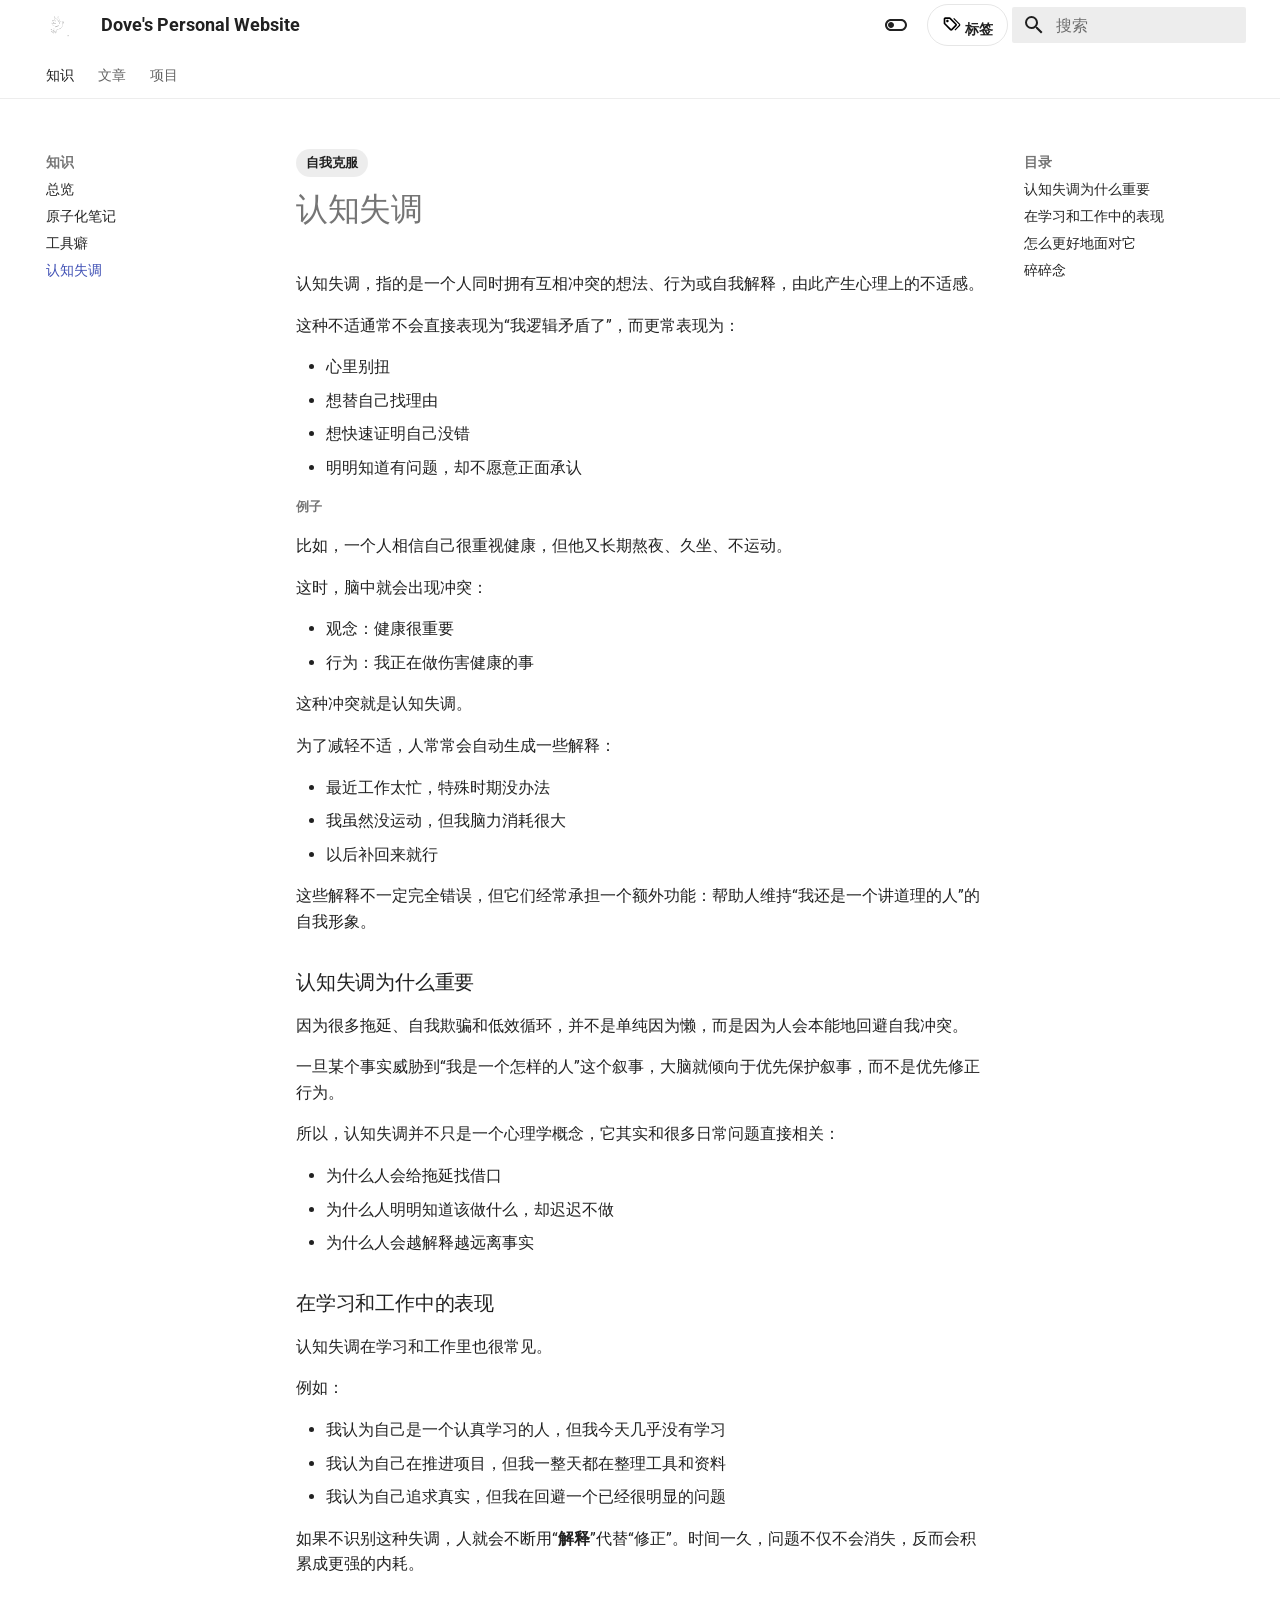
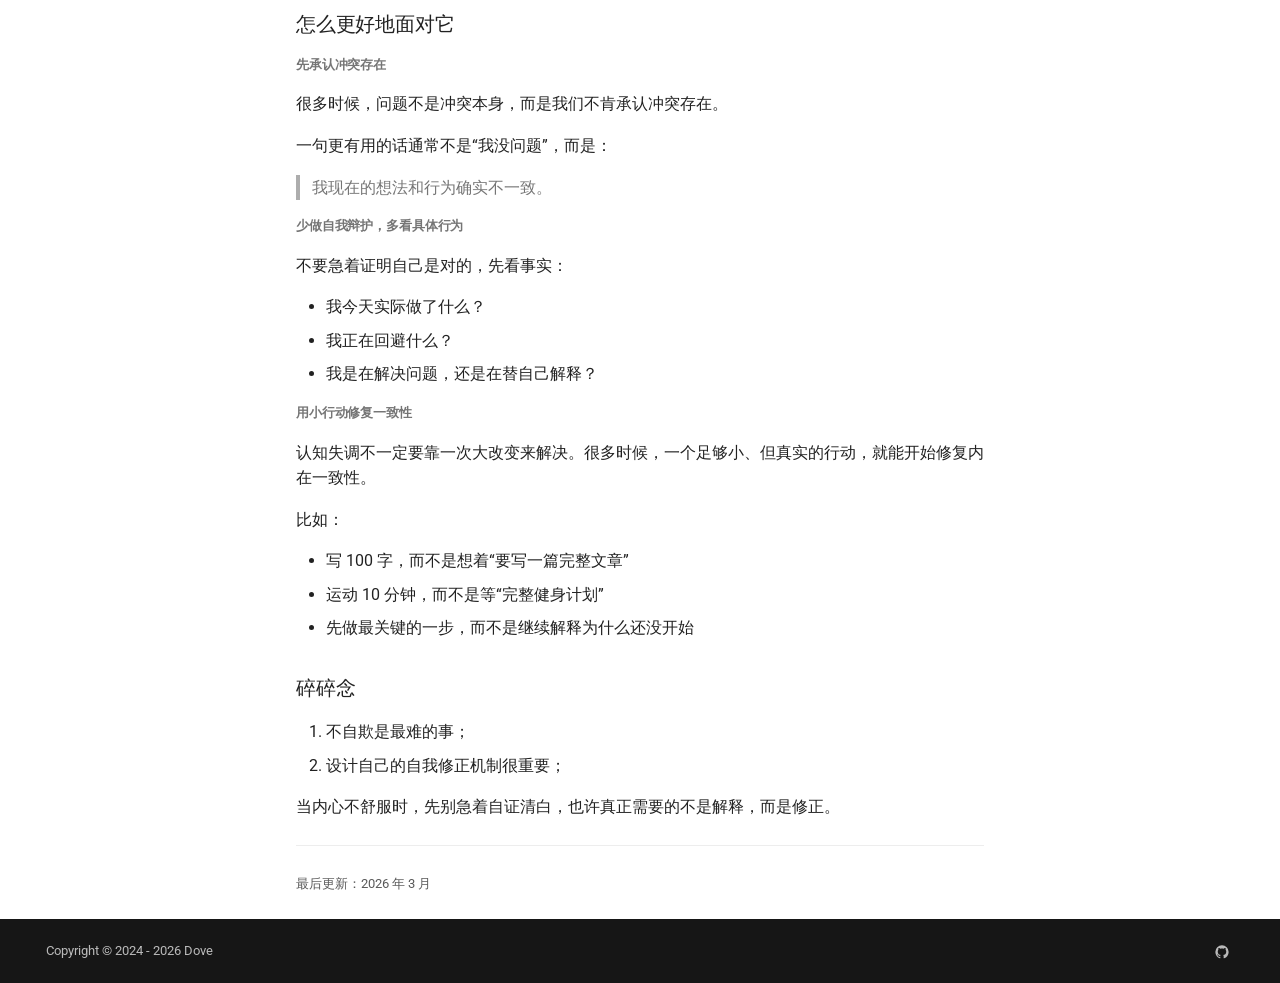
<file: cognitive-dissonance/index.html>
<!doctype html>
<html lang="zh" class="no-js">
  <head>
    
      <meta charset="utf-8">
      <meta name="viewport" content="width=device-width,initial-scale=1">
      
        <meta name="description" content="当一个人的观念、行为与自我形象互相冲突时，会出现怎样的心理反应？">
      
      
        <meta name="author" content="Dove">
      
      
        <link rel="canonical" href="https://jialedove.github.io/Jialedove/cognitive-dissonance/">
      
      
        <link rel="prev" href="../tool-obsession/">
      
      
        <link rel="next" href="../articles/">
      
      
        
      
      
      <link rel="icon" href="../assets/images/branding/dove-favicon.svg">
      <meta name="generator" content="mkdocs-1.6.1, mkdocs-material-9.7.2">
    
    
      
        <title>认知失调 - Dove's Personal Website</title>
      
    
    
      <link rel="stylesheet" href="../assets/stylesheets/main.484c7ddc.min.css">
      
        
        <link rel="stylesheet" href="../assets/stylesheets/palette.ab4e12ef.min.css">
      
      


    
    
      
    
    
      
        
        
        <link rel="preconnect" href="https://fonts.gstatic.com" crossorigin>
        <link rel="stylesheet" href="https://fonts.googleapis.com/css?family=Roboto:300,300i,400,400i,700,700i%7CRoboto+Mono:400,400i,700,700i&display=fallback">
        <style>:root{--md-text-font:"Roboto";--md-code-font:"Roboto Mono"}</style>
      
    
    
      <link rel="stylesheet" href="../stylesheets/extra.css">
    
    <script>__md_scope=new URL("..",location),__md_hash=e=>[...e].reduce(((e,_)=>(e<<5)-e+_.charCodeAt(0)),0),__md_get=(e,_=localStorage,t=__md_scope)=>JSON.parse(_.getItem(t.pathname+"."+e)),__md_set=(e,_,t=localStorage,a=__md_scope)=>{try{t.setItem(a.pathname+"."+e,JSON.stringify(_))}catch(e){}}</script>
    
      
  


  
  

<script id="__analytics">function __md_analytics(){function e(){dataLayer.push(arguments)}window.dataLayer=window.dataLayer||[],e("js",new Date),e("config","G-BMLP6MP942"),document.addEventListener("DOMContentLoaded",(function(){document.forms.search&&document.forms.search.query.addEventListener("blur",(function(){this.value&&e("event","search",{search_term:this.value})}));document$.subscribe((function(){var t=document.forms.feedback;if(void 0!==t)for(var a of t.querySelectorAll("[type=submit]"))a.addEventListener("click",(function(a){a.preventDefault();var n=document.location.pathname,d=this.getAttribute("data-md-value");e("event","feedback",{page:n,data:d}),t.firstElementChild.disabled=!0;var r=t.querySelector(".md-feedback__note [data-md-value='"+d+"']");r&&(r.hidden=!1)})),t.hidden=!1})),location$.subscribe((function(t){e("config","G-BMLP6MP942",{page_path:t.pathname})}))}));var t=document.createElement("script");t.async=!0,t.src="https://www.googletagmanager.com/gtag/js?id=G-BMLP6MP942",document.getElementById("__analytics").insertAdjacentElement("afterEnd",t)}</script>
  
    <script>"undefined"!=typeof __md_analytics&&__md_analytics()</script>
  

    
    
  </head>
  
  
    
    
      
    
    
    
    
    <body dir="ltr" data-md-color-scheme="default" data-md-color-primary="white" data-md-color-accent="indigo">
  
    
    <input class="md-toggle" data-md-toggle="drawer" type="checkbox" id="__drawer" autocomplete="off">
    <input class="md-toggle" data-md-toggle="search" type="checkbox" id="__search" autocomplete="off">
    <label class="md-overlay" for="__drawer"></label>
    <div data-md-component="skip">
      
        
        <a href="#_1" class="md-skip">
          跳转至
        </a>
      
    </div>
    <div data-md-component="announce">
      
    </div>
    
    
      


<header class="md-header" data-md-component="header">
  <nav class="md-header__inner md-grid" aria-label="页眉">
    <a href=".." title="Dove&#39;s Personal Website" class="md-header__button md-logo" aria-label="Dove's Personal Website" data-md-component="logo">
      
  
  <svg xmlns="http://www.w3.org/2000/svg" width="584pt" height="600pt" viewBox="0 0 584 600" preserveAspectRatio="xMidYMid meet">
  <g transform="translate(0,600) scale(0.1,-0.1)" fill="currentColor" stroke="none">
    <path d="M3079 5241 c-165 -105 -315 -359 -348 -586 -10 -71 -9 -164 2 -182 4 -6 46 -37 94 -69 148 -98 244 -174 333 -264 143 -143 216 -263 255 -416 32 -125 21 -312 -22 -411 l-17 -38 -3 30 c-16 174 -28 257 -44 313 -23 82 -98 231 -149 297 -66 85 -191 202 -316 295 -235 175 -280 210 -344 273 -152 146 -270 334 -305 483 -2 10 -10 43 -17 73 -15 62 -37 83 -62 58 -9 -8 -16 -18 -16 -20 0 -2 -10 -26 -22 -53 -12 -27 -23 -58 -25 -69 -2 -11 -8 -31 -13 -45 -17 -45 -30 -153 -30 -261 0 -230 97 -457 268 -626 46 -46 80 -83 75 -84 -50 -5 -167 6 -258 25 -142 29 -327 130 -444 243 -94 91 -111 89 -111 -11 0 -53 5 -81 25 -156 17 -68 83 -205 132 -278 70 -102 258 -269 331 -293 20 -6 42 -15 47 -19 22 -17 191 -60 261 -66 41 -4 74 -10 74 -13 0 -4 -33 -16 -72 -28 -270 -82 -569 -25 -823 156 -79 57 -122 81 -110 61 3 -6 1 -10 -4 -10 -17 0 -13 -50 8 -108 19 -51 107 -222 120 -232 3 -3 25 -30 47 -60 43 -57 171 -190 184 -190 4 0 14 -8 21 -17 23 -27 157 -111 244 -153 163 -77 330 -112 526 -111 196 1 347 39 517 128 34 19 62 30 62 26 0 -19 -88 -108 -139 -141 -153 -98 -309 -143 -492 -143 -48 0 -60 -4 -81 -27 -14 -15 -33 -40 -41 -57 -24 -46 -136 -168 -211 -230 -168 -137 -381 -227 -605 -254 -77 -10 -285 -7 -322 4 -8 3 -23 -1 -32 -8 -15 -11 -16 -17 -5 -47 49 -143 165 -259 302 -301 79 -24 309 14 355 59 7 7 16 10 19 7 18 -17 -190 -173 -300 -225 -66 -31 -169 -60 -211 -60 -30 0 -52 -23 -40 -44 10 -17 73 -85 102 -108 95 -79 238 -100 345 -53 33 15 74 37 90 51 17 13 38 29 46 36 8 6 41 36 73 67 l59 56 -18 -40 c-25 -54 -136 -226 -195 -301 -27 -34 -49 -69 -49 -78 0 -64 179 -36 272 42 45 38 130 157 168 234 17 38 35 66 40 63 4 -2 1 -46 -6 -97 -7 -51 -16 -135 -19 -186 -6 -90 -5 -93 17 -101 34 -12 132 41 195 106 53 55 124 185 138 253 4 19 11 41 15 50 4 8 18 76 29 150 12 74 31 153 42 176 44 92 131 162 222 179 20 4 38 6 39 4 2 -1 12 3 24 9 11 6 43 14 69 18 27 3 66 12 87 20 21 7 40 13 43 14 3 0 6 0 8 1 1 0 9 2 17 4 96 21 231 69 330 117 225 108 448 338 528 543 56 144 75 250 76 412 1 71 5 109 11 105 6 -3 4 1 -3 10 -15 18 -9 164 7 196 5 9 15 30 22 45 41 87 127 142 241 153 73 8 98 18 98 41 0 9 -35 49 -77 90 -43 41 -78 77 -79 81 -2 14 -15 47 -31 77 -9 17 -22 42 -30 56 -22 44 -112 105 -185 127 -114 34 -261 11 -378 -58 -60 -35 -180 -144 -180 -162 0 -4 -4 -8 -8 -8 -5 0 -9 21 -11 47 -3 60 -28 205 -45 263 -19 62 -78 195 -118 262 -83 141 -169 316 -172 348 -1 8 -7 25 -14 38 -8 13 -11 30 -8 37 3 8 1 17 -3 19 -5 3 -14 42 -21 87 -12 77 -10 198 6 332 6 44 -5 77 -25 77 -4 0 -27 -13 -52 -29z m59 -23 c-5 -18 -12 -96 -15 -173 -8 -224 27 -358 152 -590 186 -342 225 -455 228 -657 1 -65 4 -118 7 -118 3 0 16 19 30 41 37 61 158 170 224 203 187 92 392 69 495 -56 13 -16 37 -62 53 -101 20 -50 40 -80 66 -102 41 -33 112 -107 112 -116 0 -4 -35 -9 -77 -11 -132 -8 -220 -66 -272 -177 -25 -54 -26 -65 -32 -296 -7 -240 -11 -273 -51 -395 -109 -337 -406 -589 -829 -704 -52 -14 -153 -39 -225 -55 -273 -61 -340 -135 -384 -421 -44 -285 -132 -430 -314 -513 l-38 -18 6 58 c29 271 57 503 63 518 4 12 3 16 -4 12 -6 -4 -14 -19 -18 -34 -3 -15 -24 -68 -45 -118 -124 -290 -236 -405 -396 -405 l-66 0 45 53 c104 122 213 308 272 465 30 80 28 106 -3 45 -35 -67 -155 -205 -227 -260 -129 -99 -236 -117 -358 -60 -53 24 -177 128 -177 149 0 4 13 8 30 8 91 0 251 64 368 147 71 50 282 249 282 266 0 5 -10 2 -22 -7 -136 -97 -273 -148 -398 -149 -166 -1 -272 73 -361 253 -17 34 -29 63 -27 65 2 2 30 -2 63 -7 77 -13 299 -3 390 17 238 52 440 160 601 322 45 45 102 112 127 150 l46 69 123 12 c143 13 242 39 338 87 132 64 202 126 264 229 20 33 36 63 36 67 0 4 -33 -15 -73 -41 -86 -58 -208 -112 -320 -142 -70 -19 -108 -22 -257 -23 -183 0 -229 7 -375 52 -334 104 -640 392 -746 702 -32 93 -27 96 54 35 209 -157 470 -234 706 -206 56 6 129 21 163 33 63 21 148 66 148 77 0 4 -23 5 -51 3 -103 -7 -271 28 -386 79 -263 119 -479 422 -500 705 l-6 80 74 -70 c83 -79 151 -126 256 -179 139 -69 354 -115 478 -100 l59 6 -24 20 c-169 136 -278 292 -337 485 -24 79 -27 103 -27 238 1 121 5 165 22 228 22 81 70 197 81 197 4 0 12 -30 19 -66 27 -143 117 -321 234 -463 71 -87 170 -171 370 -317 319 -233 461 -406 527 -645 28 -101 43 -266 32 -354 -5 -38 -7 -72 -5 -73 5 -7 58 83 76 132 50 131 60 279 28 413 -60 251 -233 458 -569 683 l-124 83 5 111 c6 121 31 212 89 329 63 124 171 252 257 304 49 30 52 29 40 -9z"/>
    <path d="M4016 3779 c-54 -42 -21 -139 48 -139 34 0 76 41 76 75 0 31 -49 85 -78 85 -11 0 -31 -9 -46 -21z m75 -19 c13 -7 19 -21 19 -45 0 -24 -6 -38 -19 -45 -28 -14 -38 -13 -61 10 -24 24 -26 53 -4 74 18 19 38 20 65 6z"/>
    <path d="M5474 418 c-21 -28 -52 -59 -68 -68 -43 -23 -42 -36 3 -64 22 -14 54 -46 71 -71 17 -25 36 -45 43 -44 7 0 26 21 42 46 17 26 45 54 63 64 19 10 36 20 39 22 9 10 -8 47 -22 47 -19 0 -85 58 -85 74 0 12 -31 46 -42 46 -3 0 -23 -23 -44 -52z m60 18 c9 -37 53 -84 91 -98 19 -6 35 -15 35 -18 0 -3 -16 -12 -35 -18 -38 -14 -82 -61 -91 -98 -8 -31 -20 -31 -28 0 -9 37 -53 84 -91 98 -19 6 -35 15 -35 18 0 3 16 12 35 18 38 14 82 61 91 98 3 13 10 24 14 24 4 0 11 -11 14 -24z"/>
  </g>
</svg>

    </a>
    <label class="md-header__button md-icon" for="__drawer">
      
      <svg xmlns="http://www.w3.org/2000/svg" viewBox="0 0 24 24"><path d="M3 6h18v2H3zm0 5h18v2H3zm0 5h18v2H3z"/></svg>
    </label>
    <div class="md-header__title" data-md-component="header-title">
      <div class="md-header__ellipsis">
        <div class="md-header__topic">
          <a href=".." class="md-header__topic-link">
            <span class="md-ellipsis">
              Dove's Personal Website
            </span>
          </a>
        </div>
        <div class="md-header__topic" data-md-component="header-topic">
          <span class="md-ellipsis">
            
              认知失调
            
          </span>
        </div>
      </div>
    </div>
    
      
        <form class="md-header__option" data-md-component="palette">
  
    
    
    
    <input class="md-option" data-md-color-media="(prefers-color-scheme: light)" data-md-color-scheme="default" data-md-color-primary="white" data-md-color-accent="indigo"  aria-label="切换到深色模式"  type="radio" name="__palette" id="__palette_0">
    
      <label class="md-header__button md-icon" title="切换到深色模式" for="__palette_1" hidden>
        <svg xmlns="http://www.w3.org/2000/svg" viewBox="0 0 24 24"><path d="M17 6H7c-3.31 0-6 2.69-6 6s2.69 6 6 6h10c3.31 0 6-2.69 6-6s-2.69-6-6-6m0 10H7c-2.21 0-4-1.79-4-4s1.79-4 4-4h10c2.21 0 4 1.79 4 4s-1.79 4-4 4M7 9c-1.66 0-3 1.34-3 3s1.34 3 3 3 3-1.34 3-3-1.34-3-3-3"/></svg>
      </label>
    
  
    
    
    
    <input class="md-option" data-md-color-media="(prefers-color-scheme: dark)" data-md-color-scheme="slate" data-md-color-primary="black" data-md-color-accent="indigo"  aria-label="切换到浅色模式"  type="radio" name="__palette" id="__palette_1">
    
      <label class="md-header__button md-icon" title="切换到浅色模式" for="__palette_0" hidden>
        <svg xmlns="http://www.w3.org/2000/svg" viewBox="0 0 24 24"><path d="M17 7H7a5 5 0 0 0-5 5 5 5 0 0 0 5 5h10a5 5 0 0 0 5-5 5 5 0 0 0-5-5m0 8a3 3 0 0 1-3-3 3 3 0 0 1 3-3 3 3 0 0 1 3 3 3 3 0 0 1-3 3"/></svg>
      </label>
    
  
</form>
      
    
    
      <script>var palette=__md_get("__palette");if(palette&&palette.color){if("(prefers-color-scheme)"===palette.color.media){var media=matchMedia("(prefers-color-scheme: light)"),input=document.querySelector(media.matches?"[data-md-color-media='(prefers-color-scheme: light)']":"[data-md-color-media='(prefers-color-scheme: dark)']");palette.color.media=input.getAttribute("data-md-color-media"),palette.color.scheme=input.getAttribute("data-md-color-scheme"),palette.color.primary=input.getAttribute("data-md-color-primary"),palette.color.accent=input.getAttribute("data-md-color-accent")}for(var[key,value]of Object.entries(palette.color))document.body.setAttribute("data-md-color-"+key,value)}</script>
    
    <a href="../tags/" class="md-header__button md-header__tags-link" title="标签" aria-label="标签">
      <svg xmlns="http://www.w3.org/2000/svg" viewBox="0 0 24 24"><path d="M6.5 10C7.3 10 8 9.3 8 8.5S7.3 7 6.5 7 5 7.7 5 8.5 5.7 10 6.5 10M9 6l7 7-5 5-7-7V6zm0-2H4c-1.1 0-2 .9-2 2v5c0 .6.2 1.1.6 1.4l7 7c.3.4.8.6 1.4.6s1.1-.2 1.4-.6l5-5c.4-.4.6-.9.6-1.4 0-.6-.2-1.1-.6-1.4l-7-7C10.1 4.2 9.6 4 9 4m4.5 1.7 1-1 6.9 6.9c.4.4.6.9.6 1.4s-.2 1.1-.6 1.4L16 19.8l-1-1 5.7-5.8z"/></svg>
      <span>标签</span>
    </a>
    
    
      
      
      
        <label class="md-header__button md-icon" for="__search">
          
          <svg xmlns="http://www.w3.org/2000/svg" viewBox="0 0 24 24"><path d="M9.5 3A6.5 6.5 0 0 1 16 9.5c0 1.61-.59 3.09-1.56 4.23l.27.27h.79l5 5-1.5 1.5-5-5v-.79l-.27-.27A6.52 6.52 0 0 1 9.5 16 6.5 6.5 0 0 1 3 9.5 6.5 6.5 0 0 1 9.5 3m0 2C7 5 5 7 5 9.5S7 14 9.5 14 14 12 14 9.5 12 5 9.5 5"/></svg>
        </label>
        <div class="md-search" data-md-component="search" role="dialog">
  <label class="md-search__overlay" for="__search"></label>
  <div class="md-search__inner" role="search">
    <form class="md-search__form" name="search">
      <input type="text" class="md-search__input" name="query" aria-label="搜索" placeholder="搜索" autocapitalize="off" autocorrect="off" autocomplete="off" spellcheck="false" data-md-component="search-query" required>
      <label class="md-search__icon md-icon" for="__search">
        
        <svg xmlns="http://www.w3.org/2000/svg" viewBox="0 0 24 24"><path d="M9.5 3A6.5 6.5 0 0 1 16 9.5c0 1.61-.59 3.09-1.56 4.23l.27.27h.79l5 5-1.5 1.5-5-5v-.79l-.27-.27A6.52 6.52 0 0 1 9.5 16 6.5 6.5 0 0 1 3 9.5 6.5 6.5 0 0 1 9.5 3m0 2C7 5 5 7 5 9.5S7 14 9.5 14 14 12 14 9.5 12 5 9.5 5"/></svg>
        
        <svg xmlns="http://www.w3.org/2000/svg" viewBox="0 0 24 24"><path d="M20 11v2H8l5.5 5.5-1.42 1.42L4.16 12l7.92-7.92L13.5 5.5 8 11z"/></svg>
      </label>
      <nav class="md-search__options" aria-label="查找">
        
        <button type="reset" class="md-search__icon md-icon" title="清空当前内容" aria-label="清空当前内容" tabindex="-1">
          
          <svg xmlns="http://www.w3.org/2000/svg" viewBox="0 0 24 24"><path d="M19 6.41 17.59 5 12 10.59 6.41 5 5 6.41 10.59 12 5 17.59 6.41 19 12 13.41 17.59 19 19 17.59 13.41 12z"/></svg>
        </button>
      </nav>
      
        <div class="md-search__suggest" data-md-component="search-suggest"></div>
      
    </form>
    <div class="md-search__output">
      <div class="md-search__scrollwrap" tabindex="0" data-md-scrollfix>
        <div class="md-search-result" data-md-component="search-result">
          <div class="md-search-result__meta">
            正在初始化搜索引擎
          </div>
          <ol class="md-search-result__list" role="presentation"></ol>
        </div>
      </div>
    </div>
  </div>
</div>
      
    
    
  </nav>
  
</header>
    
    <div class="md-container" data-md-component="container">
      
      
        
          
            
<nav class="md-tabs" aria-label="标签" data-md-component="tabs">
  <div class="md-grid">
    <ul class="md-tabs__list">
      
        
  
  
  
    
  
  
    
    
      <li class="md-tabs__item md-tabs__item--active">
        <a href="../knowledge/" class="md-tabs__link">
          
  
  
    
  
  知识

        </a>
      </li>
    
  

      
        
  
  
  
  
    
    
      <li class="md-tabs__item">
        <a href="../articles/" class="md-tabs__link">
          
  
  
    
  
  文章

        </a>
      </li>
    
  

      
        
  
  
  
  
    
    
      <li class="md-tabs__item">
        <a href="../projects/" class="md-tabs__link">
          
  
  
    
  
  项目

        </a>
      </li>
    
  

      
    </ul>
  </div>
</nav>
          
        
      
      <main class="md-main" data-md-component="main">
        <div class="md-main__inner md-grid">
          
            
              
              <div class="md-sidebar md-sidebar--primary" data-md-component="sidebar" data-md-type="navigation" >
                <div class="md-sidebar__scrollwrap">
                  <div class="md-sidebar__inner">
                    


  


<nav class="md-nav md-nav--primary md-nav--lifted" aria-label="导航栏" data-md-level="0">
  <label class="md-nav__title" for="__drawer">
    <a href=".." title="Dove&#39;s Personal Website" class="md-nav__button md-logo" aria-label="Dove's Personal Website" data-md-component="logo">
      
  
  <svg xmlns="http://www.w3.org/2000/svg" width="584pt" height="600pt" viewBox="0 0 584 600" preserveAspectRatio="xMidYMid meet">
  <g transform="translate(0,600) scale(0.1,-0.1)" fill="currentColor" stroke="none">
    <path d="M3079 5241 c-165 -105 -315 -359 -348 -586 -10 -71 -9 -164 2 -182 4 -6 46 -37 94 -69 148 -98 244 -174 333 -264 143 -143 216 -263 255 -416 32 -125 21 -312 -22 -411 l-17 -38 -3 30 c-16 174 -28 257 -44 313 -23 82 -98 231 -149 297 -66 85 -191 202 -316 295 -235 175 -280 210 -344 273 -152 146 -270 334 -305 483 -2 10 -10 43 -17 73 -15 62 -37 83 -62 58 -9 -8 -16 -18 -16 -20 0 -2 -10 -26 -22 -53 -12 -27 -23 -58 -25 -69 -2 -11 -8 -31 -13 -45 -17 -45 -30 -153 -30 -261 0 -230 97 -457 268 -626 46 -46 80 -83 75 -84 -50 -5 -167 6 -258 25 -142 29 -327 130 -444 243 -94 91 -111 89 -111 -11 0 -53 5 -81 25 -156 17 -68 83 -205 132 -278 70 -102 258 -269 331 -293 20 -6 42 -15 47 -19 22 -17 191 -60 261 -66 41 -4 74 -10 74 -13 0 -4 -33 -16 -72 -28 -270 -82 -569 -25 -823 156 -79 57 -122 81 -110 61 3 -6 1 -10 -4 -10 -17 0 -13 -50 8 -108 19 -51 107 -222 120 -232 3 -3 25 -30 47 -60 43 -57 171 -190 184 -190 4 0 14 -8 21 -17 23 -27 157 -111 244 -153 163 -77 330 -112 526 -111 196 1 347 39 517 128 34 19 62 30 62 26 0 -19 -88 -108 -139 -141 -153 -98 -309 -143 -492 -143 -48 0 -60 -4 -81 -27 -14 -15 -33 -40 -41 -57 -24 -46 -136 -168 -211 -230 -168 -137 -381 -227 -605 -254 -77 -10 -285 -7 -322 4 -8 3 -23 -1 -32 -8 -15 -11 -16 -17 -5 -47 49 -143 165 -259 302 -301 79 -24 309 14 355 59 7 7 16 10 19 7 18 -17 -190 -173 -300 -225 -66 -31 -169 -60 -211 -60 -30 0 -52 -23 -40 -44 10 -17 73 -85 102 -108 95 -79 238 -100 345 -53 33 15 74 37 90 51 17 13 38 29 46 36 8 6 41 36 73 67 l59 56 -18 -40 c-25 -54 -136 -226 -195 -301 -27 -34 -49 -69 -49 -78 0 -64 179 -36 272 42 45 38 130 157 168 234 17 38 35 66 40 63 4 -2 1 -46 -6 -97 -7 -51 -16 -135 -19 -186 -6 -90 -5 -93 17 -101 34 -12 132 41 195 106 53 55 124 185 138 253 4 19 11 41 15 50 4 8 18 76 29 150 12 74 31 153 42 176 44 92 131 162 222 179 20 4 38 6 39 4 2 -1 12 3 24 9 11 6 43 14 69 18 27 3 66 12 87 20 21 7 40 13 43 14 3 0 6 0 8 1 1 0 9 2 17 4 96 21 231 69 330 117 225 108 448 338 528 543 56 144 75 250 76 412 1 71 5 109 11 105 6 -3 4 1 -3 10 -15 18 -9 164 7 196 5 9 15 30 22 45 41 87 127 142 241 153 73 8 98 18 98 41 0 9 -35 49 -77 90 -43 41 -78 77 -79 81 -2 14 -15 47 -31 77 -9 17 -22 42 -30 56 -22 44 -112 105 -185 127 -114 34 -261 11 -378 -58 -60 -35 -180 -144 -180 -162 0 -4 -4 -8 -8 -8 -5 0 -9 21 -11 47 -3 60 -28 205 -45 263 -19 62 -78 195 -118 262 -83 141 -169 316 -172 348 -1 8 -7 25 -14 38 -8 13 -11 30 -8 37 3 8 1 17 -3 19 -5 3 -14 42 -21 87 -12 77 -10 198 6 332 6 44 -5 77 -25 77 -4 0 -27 -13 -52 -29z m59 -23 c-5 -18 -12 -96 -15 -173 -8 -224 27 -358 152 -590 186 -342 225 -455 228 -657 1 -65 4 -118 7 -118 3 0 16 19 30 41 37 61 158 170 224 203 187 92 392 69 495 -56 13 -16 37 -62 53 -101 20 -50 40 -80 66 -102 41 -33 112 -107 112 -116 0 -4 -35 -9 -77 -11 -132 -8 -220 -66 -272 -177 -25 -54 -26 -65 -32 -296 -7 -240 -11 -273 -51 -395 -109 -337 -406 -589 -829 -704 -52 -14 -153 -39 -225 -55 -273 -61 -340 -135 -384 -421 -44 -285 -132 -430 -314 -513 l-38 -18 6 58 c29 271 57 503 63 518 4 12 3 16 -4 12 -6 -4 -14 -19 -18 -34 -3 -15 -24 -68 -45 -118 -124 -290 -236 -405 -396 -405 l-66 0 45 53 c104 122 213 308 272 465 30 80 28 106 -3 45 -35 -67 -155 -205 -227 -260 -129 -99 -236 -117 -358 -60 -53 24 -177 128 -177 149 0 4 13 8 30 8 91 0 251 64 368 147 71 50 282 249 282 266 0 5 -10 2 -22 -7 -136 -97 -273 -148 -398 -149 -166 -1 -272 73 -361 253 -17 34 -29 63 -27 65 2 2 30 -2 63 -7 77 -13 299 -3 390 17 238 52 440 160 601 322 45 45 102 112 127 150 l46 69 123 12 c143 13 242 39 338 87 132 64 202 126 264 229 20 33 36 63 36 67 0 4 -33 -15 -73 -41 -86 -58 -208 -112 -320 -142 -70 -19 -108 -22 -257 -23 -183 0 -229 7 -375 52 -334 104 -640 392 -746 702 -32 93 -27 96 54 35 209 -157 470 -234 706 -206 56 6 129 21 163 33 63 21 148 66 148 77 0 4 -23 5 -51 3 -103 -7 -271 28 -386 79 -263 119 -479 422 -500 705 l-6 80 74 -70 c83 -79 151 -126 256 -179 139 -69 354 -115 478 -100 l59 6 -24 20 c-169 136 -278 292 -337 485 -24 79 -27 103 -27 238 1 121 5 165 22 228 22 81 70 197 81 197 4 0 12 -30 19 -66 27 -143 117 -321 234 -463 71 -87 170 -171 370 -317 319 -233 461 -406 527 -645 28 -101 43 -266 32 -354 -5 -38 -7 -72 -5 -73 5 -7 58 83 76 132 50 131 60 279 28 413 -60 251 -233 458 -569 683 l-124 83 5 111 c6 121 31 212 89 329 63 124 171 252 257 304 49 30 52 29 40 -9z"/>
    <path d="M4016 3779 c-54 -42 -21 -139 48 -139 34 0 76 41 76 75 0 31 -49 85 -78 85 -11 0 -31 -9 -46 -21z m75 -19 c13 -7 19 -21 19 -45 0 -24 -6 -38 -19 -45 -28 -14 -38 -13 -61 10 -24 24 -26 53 -4 74 18 19 38 20 65 6z"/>
    <path d="M5474 418 c-21 -28 -52 -59 -68 -68 -43 -23 -42 -36 3 -64 22 -14 54 -46 71 -71 17 -25 36 -45 43 -44 7 0 26 21 42 46 17 26 45 54 63 64 19 10 36 20 39 22 9 10 -8 47 -22 47 -19 0 -85 58 -85 74 0 12 -31 46 -42 46 -3 0 -23 -23 -44 -52z m60 18 c9 -37 53 -84 91 -98 19 -6 35 -15 35 -18 0 -3 -16 -12 -35 -18 -38 -14 -82 -61 -91 -98 -8 -31 -20 -31 -28 0 -9 37 -53 84 -91 98 -19 6 -35 15 -35 18 0 3 16 12 35 18 38 14 82 61 91 98 3 13 10 24 14 24 4 0 11 -11 14 -24z"/>
  </g>
</svg>

    </a>
    Dove's Personal Website
  </label>
  
  <ul class="md-nav__list" data-md-scrollfix>
    
      
      
  
  
    
  
  
  
    
    
      
        
      
        
      
        
      
        
      
    
    
    
      
        
        
      
      
    
    
    <li class="md-nav__item md-nav__item--active md-nav__item--section md-nav__item--nested">
      
        
        
        <input class="md-nav__toggle md-toggle " type="checkbox" id="__nav_1" checked>
        
          
          <label class="md-nav__link" for="__nav_1" id="__nav_1_label" tabindex="">
            
  
  
  <span class="md-ellipsis">
    
  
    知识
  

    
  </span>
  
  

            <span class="md-nav__icon md-icon"></span>
          </label>
        
        <nav class="md-nav" data-md-level="1" aria-labelledby="__nav_1_label" aria-expanded="true">
          <label class="md-nav__title" for="__nav_1">
            <span class="md-nav__icon md-icon"></span>
            
  
    知识
  

          </label>
          <ul class="md-nav__list" data-md-scrollfix>
            
              
                
  
  
  
  
    <li class="md-nav__item">
      <a href="../knowledge/" class="md-nav__link">
        
  
  
  <span class="md-ellipsis">
    
  
    总览
  

    
  </span>
  
  

      </a>
    </li>
  

              
            
              
                
  
  
  
  
    <li class="md-nav__item">
      <a href="../atomic-notes/" class="md-nav__link">
        
  
  
  <span class="md-ellipsis">
    
  
    原子化笔记
  

    
  </span>
  
  

      </a>
    </li>
  

              
            
              
                
  
  
  
  
    <li class="md-nav__item">
      <a href="../tool-obsession/" class="md-nav__link">
        
  
  
  <span class="md-ellipsis">
    
  
    工具癖
  

    
  </span>
  
  

      </a>
    </li>
  

              
            
              
                
  
  
    
  
  
  
    <li class="md-nav__item md-nav__item--active">
      
      <input class="md-nav__toggle md-toggle" type="checkbox" id="__toc">
      
      
        
      
      
        <label class="md-nav__link md-nav__link--active" for="__toc">
          
  
  
  <span class="md-ellipsis">
    
  
    认知失调
  

    
  </span>
  
  

          <span class="md-nav__icon md-icon"></span>
        </label>
      
      <a href="./" class="md-nav__link md-nav__link--active">
        
  
  
  <span class="md-ellipsis">
    
  
    认知失调
  

    
  </span>
  
  

      </a>
      
        

<nav class="md-nav md-nav--secondary" aria-label="目录">
  
  
  
    
  
  
    <label class="md-nav__title" for="__toc">
      <span class="md-nav__icon md-icon"></span>
      目录
    </label>
    <ul class="md-nav__list" data-md-component="toc" data-md-scrollfix>
      
        <li class="md-nav__item">
  <a href="#_3" class="md-nav__link">
    <span class="md-ellipsis">
      
        认知失调为什么重要
      
    </span>
  </a>
  
</li>
      
        <li class="md-nav__item">
  <a href="#_4" class="md-nav__link">
    <span class="md-ellipsis">
      
        在学习和工作中的表现
      
    </span>
  </a>
  
</li>
      
        <li class="md-nav__item">
  <a href="#_5" class="md-nav__link">
    <span class="md-ellipsis">
      
        怎么更好地面对它
      
    </span>
  </a>
  
</li>
      
        <li class="md-nav__item">
  <a href="#_9" class="md-nav__link">
    <span class="md-ellipsis">
      
        碎碎念
      
    </span>
  </a>
  
</li>
      
    </ul>
  
</nav>
      
    </li>
  

              
            
          </ul>
        </nav>
      
    </li>
  

    
      
      
  
  
  
  
    
    
      
        
      
    
    
    
      
      
    
    
    <li class="md-nav__item md-nav__item--nested">
      
        
        
        <input class="md-nav__toggle md-toggle " type="checkbox" id="__nav_2" >
        
          
          <label class="md-nav__link" for="__nav_2" id="__nav_2_label" tabindex="0">
            
  
  
  <span class="md-ellipsis">
    
  
    文章
  

    
  </span>
  
  

            <span class="md-nav__icon md-icon"></span>
          </label>
        
        <nav class="md-nav" data-md-level="1" aria-labelledby="__nav_2_label" aria-expanded="false">
          <label class="md-nav__title" for="__nav_2">
            <span class="md-nav__icon md-icon"></span>
            
  
    文章
  

          </label>
          <ul class="md-nav__list" data-md-scrollfix>
            
              
                
  
  
  
  
    <li class="md-nav__item">
      <a href="../articles/" class="md-nav__link">
        
  
  
  <span class="md-ellipsis">
    
  
    总览
  

    
  </span>
  
  

      </a>
    </li>
  

              
            
          </ul>
        </nav>
      
    </li>
  

    
      
      
  
  
  
  
    
    
      
        
      
        
      
    
    
    
      
      
    
    
    <li class="md-nav__item md-nav__item--nested">
      
        
        
        <input class="md-nav__toggle md-toggle " type="checkbox" id="__nav_3" >
        
          
          <label class="md-nav__link" for="__nav_3" id="__nav_3_label" tabindex="0">
            
  
  
  <span class="md-ellipsis">
    
  
    项目
  

    
  </span>
  
  

            <span class="md-nav__icon md-icon"></span>
          </label>
        
        <nav class="md-nav" data-md-level="1" aria-labelledby="__nav_3_label" aria-expanded="false">
          <label class="md-nav__title" for="__nav_3">
            <span class="md-nav__icon md-icon"></span>
            
  
    项目
  

          </label>
          <ul class="md-nav__list" data-md-scrollfix>
            
              
                
  
  
  
  
    <li class="md-nav__item">
      <a href="../projects/" class="md-nav__link">
        
  
  
  <span class="md-ellipsis">
    
  
    总览
  

    
  </span>
  
  

      </a>
    </li>
  

              
            
              
                
  
  
  
  
    <li class="md-nav__item">
      <a href="../menu/" class="md-nav__link">
        
  
  
  <span class="md-ellipsis">
    
  
    菜单
  

    
  </span>
  
  

      </a>
    </li>
  

              
            
          </ul>
        </nav>
      
    </li>
  

    
  </ul>
</nav>
                  </div>
                </div>
              </div>
            
            
              
              <div class="md-sidebar md-sidebar--secondary" data-md-component="sidebar" data-md-type="toc" >
                <div class="md-sidebar__scrollwrap">
                  <div class="md-sidebar__inner">
                    

<nav class="md-nav md-nav--secondary" aria-label="目录">
  
  
  
    
  
  
    <label class="md-nav__title" for="__toc">
      <span class="md-nav__icon md-icon"></span>
      目录
    </label>
    <ul class="md-nav__list" data-md-component="toc" data-md-scrollfix>
      
        <li class="md-nav__item">
  <a href="#_3" class="md-nav__link">
    <span class="md-ellipsis">
      
        认知失调为什么重要
      
    </span>
  </a>
  
</li>
      
        <li class="md-nav__item">
  <a href="#_4" class="md-nav__link">
    <span class="md-ellipsis">
      
        在学习和工作中的表现
      
    </span>
  </a>
  
</li>
      
        <li class="md-nav__item">
  <a href="#_5" class="md-nav__link">
    <span class="md-ellipsis">
      
        怎么更好地面对它
      
    </span>
  </a>
  
</li>
      
        <li class="md-nav__item">
  <a href="#_9" class="md-nav__link">
    <span class="md-ellipsis">
      
        碎碎念
      
    </span>
  </a>
  
</li>
      
    </ul>
  
</nav>
                  </div>
                </div>
              </div>
            
          
          
            <div class="md-content" data-md-component="content">
              
                




              
              <article class="md-content__inner md-typeset">
                
                  

  <nav class="md-tags" >
    
      
      
      
      
        <a href="../tags/#tag:自我克服" class="md-tag">自我克服</a>
      
    
  </nav>



<h1 id="_1">认知失调<a class="headerlink" href="#_1" title="Permanent link">&para;</a></h1>
<p>认知失调，指的是一个人同时拥有互相冲突的想法、行为或自我解释，由此产生心理上的不适感。</p>
<p>这种不适通常不会直接表现为“我逻辑矛盾了”，而更常表现为：</p>
<ul>
<li>心里别扭</li>
<li>想替自己找理由</li>
<li>想快速证明自己没错</li>
<li>明明知道有问题，却不愿意正面承认</li>
</ul>
<h5 id="_2">例子<a class="headerlink" href="#_2" title="Permanent link">&para;</a></h5>
<p>比如，一个人相信自己很重视健康，但他又长期熬夜、久坐、不运动。</p>
<p>这时，脑中就会出现冲突：</p>
<ul>
<li>观念：健康很重要</li>
<li>行为：我正在做伤害健康的事</li>
</ul>
<p>这种冲突就是认知失调。</p>
<p>为了减轻不适，人常常会自动生成一些解释：</p>
<ul>
<li>最近工作太忙，特殊时期没办法</li>
<li>我虽然没运动，但我脑力消耗很大</li>
<li>以后补回来就行</li>
</ul>
<p>这些解释不一定完全错误，但它们经常承担一个额外功能：帮助人维持“我还是一个讲道理的人”的自我形象。</p>
<h3 id="_3">认知失调为什么重要<a class="headerlink" href="#_3" title="Permanent link">&para;</a></h3>
<p>因为很多拖延、自我欺骗和低效循环，并不是单纯因为懒，而是因为人会本能地回避自我冲突。</p>
<p>一旦某个事实威胁到“我是一个怎样的人”这个叙事，大脑就倾向于优先保护叙事，而不是优先修正行为。</p>
<p>所以，认知失调并不只是一个心理学概念，它其实和很多日常问题直接相关：</p>
<ul>
<li>为什么人会给拖延找借口</li>
<li>为什么人明明知道该做什么，却迟迟不做</li>
<li>为什么人会越解释越远离事实</li>
</ul>
<h3 id="_4">在学习和工作中的表现<a class="headerlink" href="#_4" title="Permanent link">&para;</a></h3>
<p>认知失调在学习和工作里也很常见。</p>
<p>例如：</p>
<ul>
<li>我认为自己是一个认真学习的人，但我今天几乎没有学习</li>
<li>我认为自己在推进项目，但我一整天都在整理工具和资料</li>
<li>我认为自己追求真实，但我在回避一个已经很明显的问题</li>
</ul>
<p>如果不识别这种失调，人就会不断用“<strong>解释</strong>”代替“修正”。时间一久，问题不仅不会消失，反而会积累成更强的内耗。</p>
<h3 id="_5">怎么更好地面对它<a class="headerlink" href="#_5" title="Permanent link">&para;</a></h3>
<h5 id="_6">先承认冲突存在<a class="headerlink" href="#_6" title="Permanent link">&para;</a></h5>
<p>很多时候，问题不是冲突本身，而是我们不肯承认冲突存在。</p>
<p>一句更有用的话通常不是“我没问题”，而是：</p>
<blockquote>
<p>我现在的想法和行为确实不一致。</p>
</blockquote>
<h5 id="_7">少做自我辩护，多看具体行为<a class="headerlink" href="#_7" title="Permanent link">&para;</a></h5>
<p>不要急着证明自己是对的，先看事实：</p>
<ul>
<li>我今天实际做了什么？</li>
<li>我正在回避什么？</li>
<li>我是在解决问题，还是在替自己解释？</li>
</ul>
<h5 id="_8">用小行动修复一致性<a class="headerlink" href="#_8" title="Permanent link">&para;</a></h5>
<p>认知失调不一定要靠一次大改变来解决。很多时候，一个足够小、但真实的行动，就能开始修复内在一致性。</p>
<p>比如：</p>
<ul>
<li>写 100 字，而不是想着“要写一篇完整文章”</li>
<li>运动 10 分钟，而不是等“完整健身计划”</li>
<li>先做最关键的一步，而不是继续解释为什么还没开始</li>
</ul>
<h3 id="_9">碎碎念<a class="headerlink" href="#_9" title="Permanent link">&para;</a></h3>
<ol>
<li>不自欺是最难的事；</li>
<li>设计自己的自我修正机制很重要；</li>
</ol>
<p>当内心不舒服时，先别急着自证清白，也许真正需要的不是解释，而是修正。</p>
<hr />
<p><small>最后更新：2026 年 3 月</small></p>







  
  



  




                
              </article>
            </div>
          
          
<script>var target=document.getElementById(location.hash.slice(1));target&&target.name&&(target.checked=target.name.startsWith("__tabbed_"))</script>
        </div>
        
          <button type="button" class="md-top md-icon" data-md-component="top" hidden>
  
  <svg xmlns="http://www.w3.org/2000/svg" viewBox="0 0 24 24"><path d="M13 20h-2V8l-5.5 5.5-1.42-1.42L12 4.16l7.92 7.92-1.42 1.42L13 8z"/></svg>
  回到页面顶部
</button>
        
      </main>
      
        <footer class="md-footer">
  
  <div class="md-footer-meta md-typeset">
    <div class="md-footer-meta__inner md-grid">
      <div class="md-copyright">
  
    <div class="md-copyright__highlight">
      Copyright &copy; 2024 - 2026 Dove
    </div>
  
  
</div>
      
        
<div class="md-social">
  
    
    
    
    
    <a href="https://github.com/jialedove" target="_blank" rel="noopener" title="GitHub" class="md-social__link">
      <svg xmlns="http://www.w3.org/2000/svg" viewBox="0 0 24 24"><path d="M12 2A10 10 0 0 0 2 12c0 4.42 2.87 8.17 6.84 9.5.5.08.66-.23.66-.5v-1.69c-2.77.6-3.36-1.34-3.36-1.34-.46-1.16-1.11-1.47-1.11-1.47-.91-.62.07-.6.07-.6 1 .07 1.53 1.03 1.53 1.03.87 1.52 2.34 1.07 2.91.83.09-.65.35-1.09.63-1.34-2.22-.25-4.55-1.11-4.55-4.92 0-1.11.38-2 1.03-2.71-.1-.25-.45-1.29.1-2.64 0 0 .84-.27 2.75 1.02.79-.22 1.65-.33 2.5-.33s1.71.11 2.5.33c1.91-1.29 2.75-1.02 2.75-1.02.55 1.35.2 2.39.1 2.64.65.71 1.03 1.6 1.03 2.71 0 3.82-2.34 4.66-4.57 4.91.36.31.69.92.69 1.85V21c0 .27.16.59.67.5C19.14 20.16 22 16.42 22 12A10 10 0 0 0 12 2"/></svg>
    </a>
  
</div>
      
    </div>
  </div>
</footer>
      
    </div>
    <div class="md-dialog" data-md-component="dialog">
      <div class="md-dialog__inner md-typeset"></div>
    </div>
    
      <div class="md-progress" data-md-component="progress" role="progressbar"></div>
    
    
    
      
      
      <script id="__config" type="application/json">{"annotate": null, "base": "..", "features": ["navigation.tabs", "navigation.indexes", "navigation.path", "navigation.instant", "navigation.instant.progress", "navigation.top", "search.highlight", "search.suggest", "content.code.copy", "toc.follow"], "search": "../assets/javascripts/workers/search.2c215733.min.js", "tags": null, "translations": {"clipboard.copied": "\u5df2\u590d\u5236", "clipboard.copy": "\u590d\u5236", "search.result.more.one": "\u5728\u8be5\u9875\u4e0a\u8fd8\u6709 1 \u4e2a\u7b26\u5408\u6761\u4ef6\u7684\u7ed3\u679c", "search.result.more.other": "\u5728\u8be5\u9875\u4e0a\u8fd8\u6709 # \u4e2a\u7b26\u5408\u6761\u4ef6\u7684\u7ed3\u679c", "search.result.none": "\u6ca1\u6709\u627e\u5230\u7b26\u5408\u6761\u4ef6\u7684\u7ed3\u679c", "search.result.one": "\u627e\u5230 1 \u4e2a\u7b26\u5408\u6761\u4ef6\u7684\u7ed3\u679c", "search.result.other": "# \u4e2a\u7b26\u5408\u6761\u4ef6\u7684\u7ed3\u679c", "search.result.placeholder": "\u952e\u5165\u4ee5\u5f00\u59cb\u641c\u7d22", "search.result.term.missing": "\u7f3a\u5c11", "select.version": "\u9009\u62e9\u5f53\u524d\u7248\u672c"}, "version": null}</script>
    
    
      <script src="../assets/javascripts/bundle.79ae519e.min.js"></script>
      
        <script src="../javascripts/shortcuts.js"></script>
      
    
  </body>
</html>
</file>
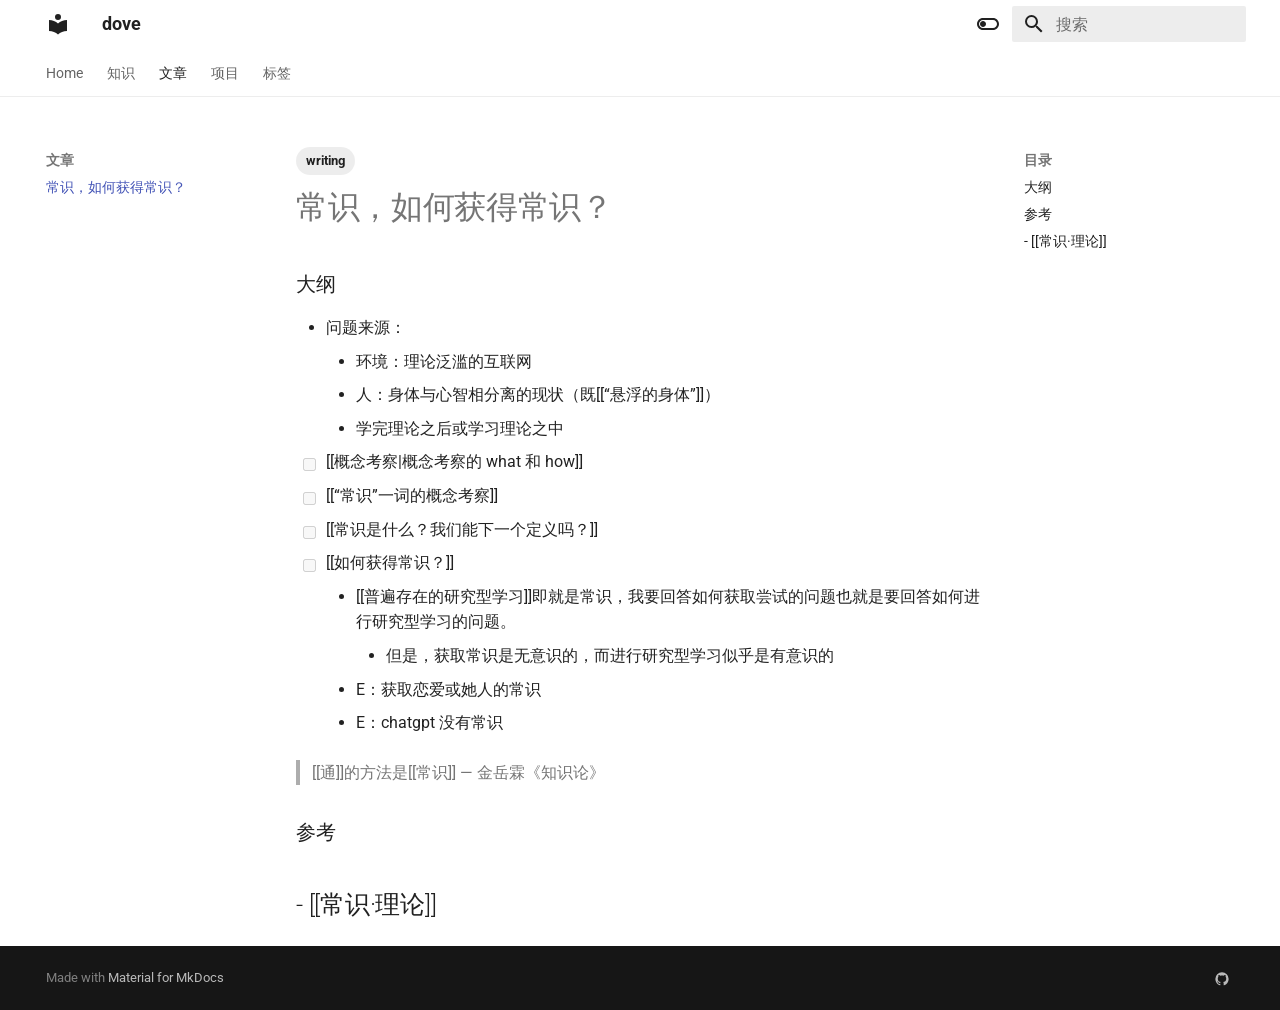
<file: common-sense/index.html>
<!doctype html>
<html lang="zh" class="no-js">
  <head>
    
      <meta charset="utf-8">
      <meta name="viewport" content="width=device-width,initial-scale=1">
      
      
      
        <link rel="canonical" href="https://jialedove.github.io/Jialedove/common-sense/">
      
      
        <link rel="prev" href="../atomic-notes/">
      
      
        <link rel="next" href="../my-site/">
      
      
      <link rel="icon" href="../assets/images/favicon.png">
      <meta name="generator" content="mkdocs-1.6.1, mkdocs-material-9.6.15">
    
    
      
        <title>常识，如何获得常识？ - dove</title>
      
    
    
      <link rel="stylesheet" href="../assets/stylesheets/main.342714a4.min.css">
      
        
        <link rel="stylesheet" href="../assets/stylesheets/palette.06af60db.min.css">
      
      


    
    
      
    
    
      
        
        
        <link rel="preconnect" href="https://fonts.gstatic.com" crossorigin>
        <link rel="stylesheet" href="https://fonts.googleapis.com/css?family=Roboto:300,300i,400,400i,700,700i%7CRoboto+Mono:400,400i,700,700i&display=fallback">
        <style>:root{--md-text-font:"Roboto";--md-code-font:"Roboto Mono"}</style>
      
    
    
    <script>__md_scope=new URL("..",location),__md_hash=e=>[...e].reduce(((e,_)=>(e<<5)-e+_.charCodeAt(0)),0),__md_get=(e,_=localStorage,t=__md_scope)=>JSON.parse(_.getItem(t.pathname+"."+e)),__md_set=(e,_,t=localStorage,a=__md_scope)=>{try{t.setItem(a.pathname+"."+e,JSON.stringify(_))}catch(e){}}</script>
    
      
  


  
  

<script id="__analytics">function __md_analytics(){function e(){dataLayer.push(arguments)}window.dataLayer=window.dataLayer||[],e("js",new Date),e("config","G-BMLP6MP942"),document.addEventListener("DOMContentLoaded",(function(){document.forms.search&&document.forms.search.query.addEventListener("blur",(function(){this.value&&e("event","search",{search_term:this.value})}));document$.subscribe((function(){var t=document.forms.feedback;if(void 0!==t)for(var a of t.querySelectorAll("[type=submit]"))a.addEventListener("click",(function(a){a.preventDefault();var n=document.location.pathname,d=this.getAttribute("data-md-value");e("event","feedback",{page:n,data:d}),t.firstElementChild.disabled=!0;var r=t.querySelector(".md-feedback__note [data-md-value='"+d+"']");r&&(r.hidden=!1)})),t.hidden=!1})),location$.subscribe((function(t){e("config","G-BMLP6MP942",{page_path:t.pathname})}))}));var t=document.createElement("script");t.async=!0,t.src="https://www.googletagmanager.com/gtag/js?id=G-BMLP6MP942",document.getElementById("__analytics").insertAdjacentElement("afterEnd",t)}</script>
  
    <script>"undefined"!=typeof __md_analytics&&__md_analytics()</script>
  

    
    
    
  </head>
  
  
    
    
      
    
    
    
    
    <body dir="ltr" data-md-color-scheme="white" data-md-color-primary="white" data-md-color-accent="light-blue">
  
    
    <input class="md-toggle" data-md-toggle="drawer" type="checkbox" id="__drawer" autocomplete="off">
    <input class="md-toggle" data-md-toggle="search" type="checkbox" id="__search" autocomplete="off">
    <label class="md-overlay" for="__drawer"></label>
    <div data-md-component="skip">
      
        
        <a href="#_1" class="md-skip">
          跳转至
        </a>
      
    </div>
    <div data-md-component="announce">
      
    </div>
    
    
      

<header class="md-header" data-md-component="header">
  <nav class="md-header__inner md-grid" aria-label="页眉">
    <a href=".." title="dove" class="md-header__button md-logo" aria-label="dove" data-md-component="logo">
      
  
  <svg xmlns="http://www.w3.org/2000/svg" viewBox="0 0 24 24"><path d="M12 8a3 3 0 0 0 3-3 3 3 0 0 0-3-3 3 3 0 0 0-3 3 3 3 0 0 0 3 3m0 3.54C9.64 9.35 6.5 8 3 8v11c3.5 0 6.64 1.35 9 3.54 2.36-2.19 5.5-3.54 9-3.54V8c-3.5 0-6.64 1.35-9 3.54"/></svg>

    </a>
    <label class="md-header__button md-icon" for="__drawer">
      
      <svg xmlns="http://www.w3.org/2000/svg" viewBox="0 0 24 24"><path d="M3 6h18v2H3zm0 5h18v2H3zm0 5h18v2H3z"/></svg>
    </label>
    <div class="md-header__title" data-md-component="header-title">
      <div class="md-header__ellipsis">
        <div class="md-header__topic">
          <span class="md-ellipsis">
            dove
          </span>
        </div>
        <div class="md-header__topic" data-md-component="header-topic">
          <span class="md-ellipsis">
            
              常识，如何获得常识？
            
          </span>
        </div>
      </div>
    </div>
    
      
        <form class="md-header__option" data-md-component="palette">
  
    
    
    
    <input class="md-option" data-md-color-media="(prefers-color-scheme: light)" data-md-color-scheme="white" data-md-color-primary="white" data-md-color-accent="light-blue"  aria-label="切换到深色"  type="radio" name="__palette" id="__palette_0">
    
      <label class="md-header__button md-icon" title="切换到深色" for="__palette_1" hidden>
        <svg xmlns="http://www.w3.org/2000/svg" viewBox="0 0 24 24"><path d="M17 6H7c-3.31 0-6 2.69-6 6s2.69 6 6 6h10c3.31 0 6-2.69 6-6s-2.69-6-6-6m0 10H7c-2.21 0-4-1.79-4-4s1.79-4 4-4h10c2.21 0 4 1.79 4 4s-1.79 4-4 4M7 9c-1.66 0-3 1.34-3 3s1.34 3 3 3 3-1.34 3-3-1.34-3-3-3"/></svg>
      </label>
    
  
    
    
    
    <input class="md-option" data-md-color-media="(prefers-color-scheme: dark)" data-md-color-scheme="slate" data-md-color-primary="black" data-md-color-accent="deep-orange"  aria-label="跟随系统"  type="radio" name="__palette" id="__palette_1">
    
      <label class="md-header__button md-icon" title="跟随系统" for="__palette_0" hidden>
        <svg xmlns="http://www.w3.org/2000/svg" viewBox="0 0 24 24"><path d="M17 7H7a5 5 0 0 0-5 5 5 5 0 0 0 5 5h10a5 5 0 0 0 5-5 5 5 0 0 0-5-5m0 8a3 3 0 0 1-3-3 3 3 0 0 1 3-3 3 3 0 0 1 3 3 3 3 0 0 1-3 3"/></svg>
      </label>
    
  
</form>
      
    
    
      <script>var palette=__md_get("__palette");if(palette&&palette.color){if("(prefers-color-scheme)"===palette.color.media){var media=matchMedia("(prefers-color-scheme: light)"),input=document.querySelector(media.matches?"[data-md-color-media='(prefers-color-scheme: light)']":"[data-md-color-media='(prefers-color-scheme: dark)']");palette.color.media=input.getAttribute("data-md-color-media"),palette.color.scheme=input.getAttribute("data-md-color-scheme"),palette.color.primary=input.getAttribute("data-md-color-primary"),palette.color.accent=input.getAttribute("data-md-color-accent")}for(var[key,value]of Object.entries(palette.color))document.body.setAttribute("data-md-color-"+key,value)}</script>
    
    
    
      
      
        <label class="md-header__button md-icon" for="__search">
          
          <svg xmlns="http://www.w3.org/2000/svg" viewBox="0 0 24 24"><path d="M9.5 3A6.5 6.5 0 0 1 16 9.5c0 1.61-.59 3.09-1.56 4.23l.27.27h.79l5 5-1.5 1.5-5-5v-.79l-.27-.27A6.52 6.52 0 0 1 9.5 16 6.5 6.5 0 0 1 3 9.5 6.5 6.5 0 0 1 9.5 3m0 2C7 5 5 7 5 9.5S7 14 9.5 14 14 12 14 9.5 12 5 9.5 5"/></svg>
        </label>
        <div class="md-search" data-md-component="search" role="dialog">
  <label class="md-search__overlay" for="__search"></label>
  <div class="md-search__inner" role="search">
    <form class="md-search__form" name="search">
      <input type="text" class="md-search__input" name="query" aria-label="搜索" placeholder="搜索" autocapitalize="off" autocorrect="off" autocomplete="off" spellcheck="false" data-md-component="search-query" required>
      <label class="md-search__icon md-icon" for="__search">
        
        <svg xmlns="http://www.w3.org/2000/svg" viewBox="0 0 24 24"><path d="M9.5 3A6.5 6.5 0 0 1 16 9.5c0 1.61-.59 3.09-1.56 4.23l.27.27h.79l5 5-1.5 1.5-5-5v-.79l-.27-.27A6.52 6.52 0 0 1 9.5 16 6.5 6.5 0 0 1 3 9.5 6.5 6.5 0 0 1 9.5 3m0 2C7 5 5 7 5 9.5S7 14 9.5 14 14 12 14 9.5 12 5 9.5 5"/></svg>
        
        <svg xmlns="http://www.w3.org/2000/svg" viewBox="0 0 24 24"><path d="M20 11v2H8l5.5 5.5-1.42 1.42L4.16 12l7.92-7.92L13.5 5.5 8 11z"/></svg>
      </label>
      <nav class="md-search__options" aria-label="查找">
        
        <button type="reset" class="md-search__icon md-icon" title="清空当前内容" aria-label="清空当前内容" tabindex="-1">
          
          <svg xmlns="http://www.w3.org/2000/svg" viewBox="0 0 24 24"><path d="M19 6.41 17.59 5 12 10.59 6.41 5 5 6.41 10.59 12 5 17.59 6.41 19 12 13.41 17.59 19 19 17.59 13.41 12z"/></svg>
        </button>
      </nav>
      
    </form>
    <div class="md-search__output">
      <div class="md-search__scrollwrap" tabindex="0" data-md-scrollfix>
        <div class="md-search-result" data-md-component="search-result">
          <div class="md-search-result__meta">
            正在初始化搜索引擎
          </div>
          <ol class="md-search-result__list" role="presentation"></ol>
        </div>
      </div>
    </div>
  </div>
</div>
      
    
    
  </nav>
  
</header>
    
    <div class="md-container" data-md-component="container">
      
      
        
          
            
<nav class="md-tabs" aria-label="标签" data-md-component="tabs">
  <div class="md-grid">
    <ul class="md-tabs__list">
      
        
  
  
  
  
    <li class="md-tabs__item">
      <a href=".." class="md-tabs__link">
        
  
  
    
  
  Home

      </a>
    </li>
  

      
        
  
  
  
  
    
    
      
  
  
  
  
    
    
      <li class="md-tabs__item">
        <a href="../boxing-stance/" class="md-tabs__link">
          
  
  
    
  
  知识

        </a>
      </li>
    
  

    
  

      
        
  
  
  
    
  
  
    
    
      <li class="md-tabs__item md-tabs__item--active">
        <a href="./" class="md-tabs__link">
          
  
  
    
  
  文章

        </a>
      </li>
    
  

      
        
  
  
  
  
    
    
      <li class="md-tabs__item">
        <a href="../my-site/" class="md-tabs__link">
          
  
  
    
  
  项目

        </a>
      </li>
    
  

      
        
  
  
  
  
    <li class="md-tabs__item">
      <a href="../tags/" class="md-tabs__link">
        
  
  
    
  
  标签

      </a>
    </li>
  

      
    </ul>
  </div>
</nav>
          
        
      
      <main class="md-main" data-md-component="main">
        <div class="md-main__inner md-grid">
          
            
              
              <div class="md-sidebar md-sidebar--primary" data-md-component="sidebar" data-md-type="navigation" >
                <div class="md-sidebar__scrollwrap">
                  <div class="md-sidebar__inner">
                    


  


<nav class="md-nav md-nav--primary md-nav--lifted" aria-label="导航栏" data-md-level="0">
  <label class="md-nav__title" for="__drawer">
    <a href=".." title="dove" class="md-nav__button md-logo" aria-label="dove" data-md-component="logo">
      
  
  <svg xmlns="http://www.w3.org/2000/svg" viewBox="0 0 24 24"><path d="M12 8a3 3 0 0 0 3-3 3 3 0 0 0-3-3 3 3 0 0 0-3 3 3 3 0 0 0 3 3m0 3.54C9.64 9.35 6.5 8 3 8v11c3.5 0 6.64 1.35 9 3.54 2.36-2.19 5.5-3.54 9-3.54V8c-3.5 0-6.64 1.35-9 3.54"/></svg>

    </a>
    dove
  </label>
  
  <ul class="md-nav__list" data-md-scrollfix>
    
      
      
  
  
  
  
    <li class="md-nav__item">
      <a href=".." class="md-nav__link">
        
  
  
  <span class="md-ellipsis">
    Home
    
  </span>
  

      </a>
    </li>
  

    
      
      
  
  
  
  
    
    
      
        
      
        
      
    
    
    
      
      
    
    
    <li class="md-nav__item md-nav__item--nested">
      
        
        
        <input class="md-nav__toggle md-toggle " type="checkbox" id="__nav_2" >
        
          
          <label class="md-nav__link" for="__nav_2" id="__nav_2_label" tabindex="0">
            
  
  
  <span class="md-ellipsis">
    知识
    
  </span>
  

            <span class="md-nav__icon md-icon"></span>
          </label>
        
        <nav class="md-nav" data-md-level="1" aria-labelledby="__nav_2_label" aria-expanded="false">
          <label class="md-nav__title" for="__nav_2">
            <span class="md-nav__icon md-icon"></span>
            知识
          </label>
          <ul class="md-nav__list" data-md-scrollfix>
            
              
                
  
  
  
  
    
    
      
        
      
    
    
    
      
      
    
    
    <li class="md-nav__item md-nav__item--nested">
      
        
        
        <input class="md-nav__toggle md-toggle " type="checkbox" id="__nav_2_1" >
        
          
          <label class="md-nav__link" for="__nav_2_1" id="__nav_2_1_label" tabindex="0">
            
  
  
  <span class="md-ellipsis">
    拳击
    
  </span>
  

            <span class="md-nav__icon md-icon"></span>
          </label>
        
        <nav class="md-nav" data-md-level="2" aria-labelledby="__nav_2_1_label" aria-expanded="false">
          <label class="md-nav__title" for="__nav_2_1">
            <span class="md-nav__icon md-icon"></span>
            拳击
          </label>
          <ul class="md-nav__list" data-md-scrollfix>
            
              
                
  
  
  
  
    <li class="md-nav__item">
      <a href="../boxing-stance/" class="md-nav__link">
        
  
  
  <span class="md-ellipsis">
    拳击站姿
    
  </span>
  

      </a>
    </li>
  

              
            
          </ul>
        </nav>
      
    </li>
  

              
            
              
                
  
  
  
  
    
    
      
        
      
    
    
    
      
      
    
    
    <li class="md-nav__item md-nav__item--nested">
      
        
        
        <input class="md-nav__toggle md-toggle " type="checkbox" id="__nav_2_2" >
        
          
          <label class="md-nav__link" for="__nav_2_2" id="__nav_2_2_label" tabindex="0">
            
  
  
  <span class="md-ellipsis">
    学习
    
  </span>
  

            <span class="md-nav__icon md-icon"></span>
          </label>
        
        <nav class="md-nav" data-md-level="2" aria-labelledby="__nav_2_2_label" aria-expanded="false">
          <label class="md-nav__title" for="__nav_2_2">
            <span class="md-nav__icon md-icon"></span>
            学习
          </label>
          <ul class="md-nav__list" data-md-scrollfix>
            
              
                
  
  
  
  
    <li class="md-nav__item">
      <a href="../atomic-notes/" class="md-nav__link">
        
  
  
  <span class="md-ellipsis">
    原子化笔记
    
  </span>
  

      </a>
    </li>
  

              
            
          </ul>
        </nav>
      
    </li>
  

              
            
          </ul>
        </nav>
      
    </li>
  

    
      
      
  
  
    
  
  
  
    
    
      
        
      
    
    
    
      
        
        
      
      
    
    
    <li class="md-nav__item md-nav__item--active md-nav__item--section md-nav__item--nested">
      
        
        
        <input class="md-nav__toggle md-toggle " type="checkbox" id="__nav_3" checked>
        
          
          <label class="md-nav__link" for="__nav_3" id="__nav_3_label" tabindex="">
            
  
  
  <span class="md-ellipsis">
    文章
    
  </span>
  

            <span class="md-nav__icon md-icon"></span>
          </label>
        
        <nav class="md-nav" data-md-level="1" aria-labelledby="__nav_3_label" aria-expanded="true">
          <label class="md-nav__title" for="__nav_3">
            <span class="md-nav__icon md-icon"></span>
            文章
          </label>
          <ul class="md-nav__list" data-md-scrollfix>
            
              
                
  
  
    
  
  
  
    <li class="md-nav__item md-nav__item--active">
      
      <input class="md-nav__toggle md-toggle" type="checkbox" id="__toc">
      
      
      
        <label class="md-nav__link md-nav__link--active" for="__toc">
          
  
  
  <span class="md-ellipsis">
    常识，如何获得常识？
    
  </span>
  

          <span class="md-nav__icon md-icon"></span>
        </label>
      
      <a href="./" class="md-nav__link md-nav__link--active">
        
  
  
  <span class="md-ellipsis">
    常识，如何获得常识？
    
  </span>
  

      </a>
      
        

<nav class="md-nav md-nav--secondary" aria-label="目录">
  
  
  
  
    <label class="md-nav__title" for="__toc">
      <span class="md-nav__icon md-icon"></span>
      目录
    </label>
    <ul class="md-nav__list" data-md-component="toc" data-md-scrollfix>
      
        <li class="md-nav__item">
  <a href="#_1" class="md-nav__link">
    <span class="md-ellipsis">
      大纲
    </span>
  </a>
  
</li>
      
        <li class="md-nav__item">
  <a href="#_2" class="md-nav__link">
    <span class="md-ellipsis">
      参考
    </span>
  </a>
  
</li>
      
        <li class="md-nav__item">
  <a href="#-" class="md-nav__link">
    <span class="md-ellipsis">
      - [[常识·理论]]
    </span>
  </a>
  
</li>
      
    </ul>
  
</nav>
      
    </li>
  

              
            
          </ul>
        </nav>
      
    </li>
  

    
      
      
  
  
  
  
    
    
      
        
      
    
    
    
      
      
    
    
    <li class="md-nav__item md-nav__item--nested">
      
        
        
        <input class="md-nav__toggle md-toggle " type="checkbox" id="__nav_4" >
        
          
          <label class="md-nav__link" for="__nav_4" id="__nav_4_label" tabindex="0">
            
  
  
  <span class="md-ellipsis">
    项目
    
  </span>
  

            <span class="md-nav__icon md-icon"></span>
          </label>
        
        <nav class="md-nav" data-md-level="1" aria-labelledby="__nav_4_label" aria-expanded="false">
          <label class="md-nav__title" for="__nav_4">
            <span class="md-nav__icon md-icon"></span>
            项目
          </label>
          <ul class="md-nav__list" data-md-scrollfix>
            
              
                
  
  
  
  
    <li class="md-nav__item">
      <a href="../my-site/" class="md-nav__link">
        
  
  
  <span class="md-ellipsis">
    个人网站
    
  </span>
  

      </a>
    </li>
  

              
            
          </ul>
        </nav>
      
    </li>
  

    
      
      
  
  
  
  
    <li class="md-nav__item">
      <a href="../tags/" class="md-nav__link">
        
  
  
  <span class="md-ellipsis">
    标签
    
  </span>
  

      </a>
    </li>
  

    
  </ul>
</nav>
                  </div>
                </div>
              </div>
            
            
              
              <div class="md-sidebar md-sidebar--secondary" data-md-component="sidebar" data-md-type="toc" >
                <div class="md-sidebar__scrollwrap">
                  <div class="md-sidebar__inner">
                    

<nav class="md-nav md-nav--secondary" aria-label="目录">
  
  
  
  
    <label class="md-nav__title" for="__toc">
      <span class="md-nav__icon md-icon"></span>
      目录
    </label>
    <ul class="md-nav__list" data-md-component="toc" data-md-scrollfix>
      
        <li class="md-nav__item">
  <a href="#_1" class="md-nav__link">
    <span class="md-ellipsis">
      大纲
    </span>
  </a>
  
</li>
      
        <li class="md-nav__item">
  <a href="#_2" class="md-nav__link">
    <span class="md-ellipsis">
      参考
    </span>
  </a>
  
</li>
      
        <li class="md-nav__item">
  <a href="#-" class="md-nav__link">
    <span class="md-ellipsis">
      - [[常识·理论]]
    </span>
  </a>
  
</li>
      
    </ul>
  
</nav>
                  </div>
                </div>
              </div>
            
          
          
            <div class="md-content" data-md-component="content">
              <article class="md-content__inner md-typeset">
                
                  

  <nav class="md-tags" >
    
      
      
      
        <a href="../tags/#tag:writing" class="md-tag">writing</a>
      
    
  </nav>



  <h1>常识，如何获得常识？</h1>

<h3 id="_1">大纲</h3>
<ul class="task-list">
<li>问题来源：<ul>
<li>环境：理论泛滥的互联网</li>
<li>人：身体与心智相分离的现状（既[[“悬浮的身体”]]）</li>
<li>学完理论之后或学习理论之中</li>
</ul>
</li>
<li class="task-list-item"><input type="checkbox" disabled/> [[概念考察|概念考察的 what 和 how]]</li>
<li class="task-list-item"><input type="checkbox" disabled/> [[“常识”一词的概念考察]]</li>
<li class="task-list-item"><input type="checkbox" disabled/> [[常识是什么？我们能下一个定义吗？]]</li>
<li class="task-list-item"><input type="checkbox" disabled/> [[如何获得常识？]]<ul>
<li>[[普遍存在的研究型学习]]即就是常识，我要回答如何获取尝试的问题也就是要回答如何进行研究型学习的问题。<ul>
<li>但是，获取常识是无意识的，而进行研究型学习似乎是有意识的</li>
</ul>
</li>
<li>E：获取恋爱或她人的常识</li>
<li>E：chatgpt 没有常识</li>
</ul>
</li>
</ul>
<blockquote>
<p>[[通]]的方法是[[常识]] — 金岳霖《知识论》</p>
</blockquote>
<h3 id="_2">参考</h3>
<h2 id="-">- [[常识·理论]]</h2>







  
  



  




                
              </article>
            </div>
          
          
<script>var target=document.getElementById(location.hash.slice(1));target&&target.name&&(target.checked=target.name.startsWith("__tabbed_"))</script>
        </div>
        
          <button type="button" class="md-top md-icon" data-md-component="top" hidden>
  
  <svg xmlns="http://www.w3.org/2000/svg" viewBox="0 0 24 24"><path d="M13 20h-2V8l-5.5 5.5-1.42-1.42L12 4.16l7.92 7.92-1.42 1.42L13 8z"/></svg>
  回到页面顶部
</button>
        
      </main>
      
        <footer class="md-footer">
  
  <div class="md-footer-meta md-typeset">
    <div class="md-footer-meta__inner md-grid">
      <div class="md-copyright">
  
  
    Made with
    <a href="https://squidfunk.github.io/mkdocs-material/" target="_blank" rel="noopener">
      Material for MkDocs
    </a>
  
</div>
      
        <div class="md-social">
  
    
    
    
    
    <a href="https://github.com/jialedove" target="_blank" rel="noopener" title="GitHub | jialedove" class="md-social__link">
      <svg xmlns="http://www.w3.org/2000/svg" viewBox="0 0 24 24"><path d="M12 2A10 10 0 0 0 2 12c0 4.42 2.87 8.17 6.84 9.5.5.08.66-.23.66-.5v-1.69c-2.77.6-3.36-1.34-3.36-1.34-.46-1.16-1.11-1.47-1.11-1.47-.91-.62.07-.6.07-.6 1 .07 1.53 1.03 1.53 1.03.87 1.52 2.34 1.07 2.91.83.09-.65.35-1.09.63-1.34-2.22-.25-4.55-1.11-4.55-4.92 0-1.11.38-2 1.03-2.71-.1-.25-.45-1.29.1-2.64 0 0 .84-.27 2.75 1.02.79-.22 1.65-.33 2.5-.33s1.71.11 2.5.33c1.91-1.29 2.75-1.02 2.75-1.02.55 1.35.2 2.39.1 2.64.65.71 1.03 1.6 1.03 2.71 0 3.82-2.34 4.66-4.57 4.91.36.31.69.92.69 1.85V21c0 .27.16.59.67.5C19.14 20.16 22 16.42 22 12A10 10 0 0 0 12 2"/></svg>
    </a>
  
</div>
      
    </div>
  </div>
</footer>
      
    </div>
    <div class="md-dialog" data-md-component="dialog">
      <div class="md-dialog__inner md-typeset"></div>
    </div>
    
      <div class="md-progress" data-md-component="progress" role="progressbar"></div>
    
    
    
      
      <script id="__config" type="application/json">{"base": "..", "features": ["navigation.tabs", "navigation.indexes", "navigation.path", "navigation.instant", "navigation.instant.progress", "navigation.top", "search.highlight"], "search": "../assets/javascripts/workers/search.d50fe291.min.js", "tags": null, "translations": {"clipboard.copied": "\u5df2\u590d\u5236", "clipboard.copy": "\u590d\u5236", "search.result.more.one": "\u5728\u8be5\u9875\u4e0a\u8fd8\u6709 1 \u4e2a\u7b26\u5408\u6761\u4ef6\u7684\u7ed3\u679c", "search.result.more.other": "\u5728\u8be5\u9875\u4e0a\u8fd8\u6709 # \u4e2a\u7b26\u5408\u6761\u4ef6\u7684\u7ed3\u679c", "search.result.none": "\u6ca1\u6709\u627e\u5230\u7b26\u5408\u6761\u4ef6\u7684\u7ed3\u679c", "search.result.one": "\u627e\u5230 1 \u4e2a\u7b26\u5408\u6761\u4ef6\u7684\u7ed3\u679c", "search.result.other": "# \u4e2a\u7b26\u5408\u6761\u4ef6\u7684\u7ed3\u679c", "search.result.placeholder": "\u952e\u5165\u4ee5\u5f00\u59cb\u641c\u7d22", "search.result.term.missing": "\u7f3a\u5c11", "select.version": "\u9009\u62e9\u5f53\u524d\u7248\u672c"}, "version": null}</script>
    
    
      <script src="../assets/javascripts/bundle.56ea9cef.min.js"></script>
      
        <script src="../javascripts/shortcuts.js"></script>
      
    
  </body>
</html>
</file>
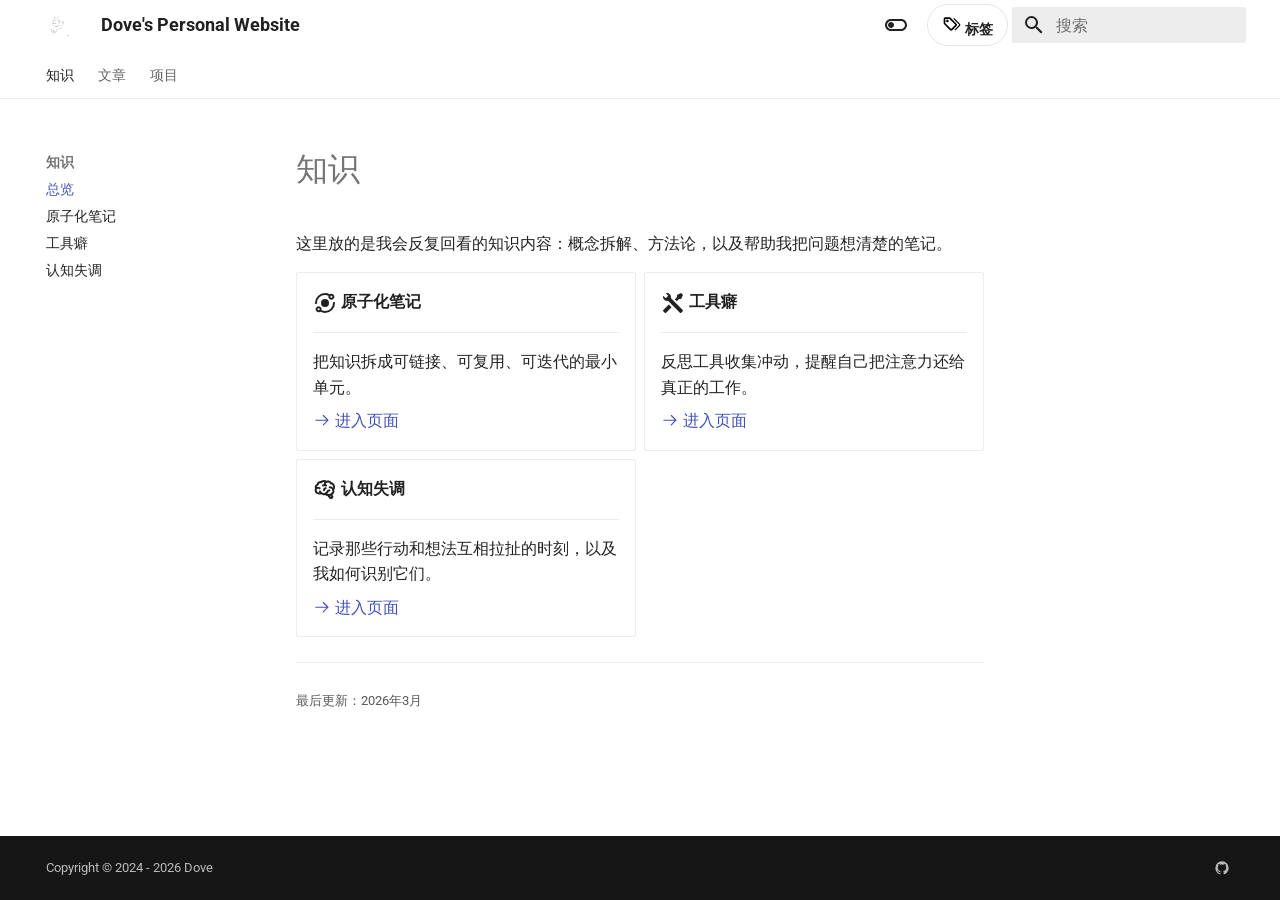
<file: knowledge/index.html>
<!doctype html>
<html lang="zh" class="no-js">
  <head>
    
      <meta charset="utf-8">
      <meta name="viewport" content="width=device-width,initial-scale=1">
      
        <meta name="description" content="Dove 的知识页面，整理学习方法与概念框架。">
      
      
        <meta name="author" content="Dove">
      
      
        <link rel="canonical" href="https://jialedove.github.io/Jialedove/knowledge/">
      
      
      
        <link rel="next" href="../atomic-notes/">
      
      
        
      
      
      <link rel="icon" href="../assets/images/branding/dove-favicon.svg">
      <meta name="generator" content="mkdocs-1.6.1, mkdocs-material-9.7.2">
    
    
      
        <title>知识 - Dove's Personal Website</title>
      
    
    
      <link rel="stylesheet" href="../assets/stylesheets/main.484c7ddc.min.css">
      
        
        <link rel="stylesheet" href="../assets/stylesheets/palette.ab4e12ef.min.css">
      
      


    
    
      
    
    
      
        
        
        <link rel="preconnect" href="https://fonts.gstatic.com" crossorigin>
        <link rel="stylesheet" href="https://fonts.googleapis.com/css?family=Roboto:300,300i,400,400i,700,700i%7CRoboto+Mono:400,400i,700,700i&display=fallback">
        <style>:root{--md-text-font:"Roboto";--md-code-font:"Roboto Mono"}</style>
      
    
    
      <link rel="stylesheet" href="../stylesheets/extra.css">
    
    <script>__md_scope=new URL("..",location),__md_hash=e=>[...e].reduce(((e,_)=>(e<<5)-e+_.charCodeAt(0)),0),__md_get=(e,_=localStorage,t=__md_scope)=>JSON.parse(_.getItem(t.pathname+"."+e)),__md_set=(e,_,t=localStorage,a=__md_scope)=>{try{t.setItem(a.pathname+"."+e,JSON.stringify(_))}catch(e){}}</script>
    
      
  


  
  

<script id="__analytics">function __md_analytics(){function e(){dataLayer.push(arguments)}window.dataLayer=window.dataLayer||[],e("js",new Date),e("config","G-BMLP6MP942"),document.addEventListener("DOMContentLoaded",(function(){document.forms.search&&document.forms.search.query.addEventListener("blur",(function(){this.value&&e("event","search",{search_term:this.value})}));document$.subscribe((function(){var t=document.forms.feedback;if(void 0!==t)for(var a of t.querySelectorAll("[type=submit]"))a.addEventListener("click",(function(a){a.preventDefault();var n=document.location.pathname,d=this.getAttribute("data-md-value");e("event","feedback",{page:n,data:d}),t.firstElementChild.disabled=!0;var r=t.querySelector(".md-feedback__note [data-md-value='"+d+"']");r&&(r.hidden=!1)})),t.hidden=!1})),location$.subscribe((function(t){e("config","G-BMLP6MP942",{page_path:t.pathname})}))}));var t=document.createElement("script");t.async=!0,t.src="https://www.googletagmanager.com/gtag/js?id=G-BMLP6MP942",document.getElementById("__analytics").insertAdjacentElement("afterEnd",t)}</script>
  
    <script>"undefined"!=typeof __md_analytics&&__md_analytics()</script>
  

    
    
  </head>
  
  
    
    
      
    
    
    
    
    <body dir="ltr" data-md-color-scheme="default" data-md-color-primary="white" data-md-color-accent="indigo">
  
    
    <input class="md-toggle" data-md-toggle="drawer" type="checkbox" id="__drawer" autocomplete="off">
    <input class="md-toggle" data-md-toggle="search" type="checkbox" id="__search" autocomplete="off">
    <label class="md-overlay" for="__drawer"></label>
    <div data-md-component="skip">
      
        
        <a href="#_1" class="md-skip">
          跳转至
        </a>
      
    </div>
    <div data-md-component="announce">
      
    </div>
    
    
      


<header class="md-header" data-md-component="header">
  <nav class="md-header__inner md-grid" aria-label="页眉">
    <a href=".." title="Dove&#39;s Personal Website" class="md-header__button md-logo" aria-label="Dove's Personal Website" data-md-component="logo">
      
  
  <svg xmlns="http://www.w3.org/2000/svg" width="584pt" height="600pt" viewBox="0 0 584 600" preserveAspectRatio="xMidYMid meet">
  <g transform="translate(0,600) scale(0.1,-0.1)" fill="currentColor" stroke="none">
    <path d="M3079 5241 c-165 -105 -315 -359 -348 -586 -10 -71 -9 -164 2 -182 4 -6 46 -37 94 -69 148 -98 244 -174 333 -264 143 -143 216 -263 255 -416 32 -125 21 -312 -22 -411 l-17 -38 -3 30 c-16 174 -28 257 -44 313 -23 82 -98 231 -149 297 -66 85 -191 202 -316 295 -235 175 -280 210 -344 273 -152 146 -270 334 -305 483 -2 10 -10 43 -17 73 -15 62 -37 83 -62 58 -9 -8 -16 -18 -16 -20 0 -2 -10 -26 -22 -53 -12 -27 -23 -58 -25 -69 -2 -11 -8 -31 -13 -45 -17 -45 -30 -153 -30 -261 0 -230 97 -457 268 -626 46 -46 80 -83 75 -84 -50 -5 -167 6 -258 25 -142 29 -327 130 -444 243 -94 91 -111 89 -111 -11 0 -53 5 -81 25 -156 17 -68 83 -205 132 -278 70 -102 258 -269 331 -293 20 -6 42 -15 47 -19 22 -17 191 -60 261 -66 41 -4 74 -10 74 -13 0 -4 -33 -16 -72 -28 -270 -82 -569 -25 -823 156 -79 57 -122 81 -110 61 3 -6 1 -10 -4 -10 -17 0 -13 -50 8 -108 19 -51 107 -222 120 -232 3 -3 25 -30 47 -60 43 -57 171 -190 184 -190 4 0 14 -8 21 -17 23 -27 157 -111 244 -153 163 -77 330 -112 526 -111 196 1 347 39 517 128 34 19 62 30 62 26 0 -19 -88 -108 -139 -141 -153 -98 -309 -143 -492 -143 -48 0 -60 -4 -81 -27 -14 -15 -33 -40 -41 -57 -24 -46 -136 -168 -211 -230 -168 -137 -381 -227 -605 -254 -77 -10 -285 -7 -322 4 -8 3 -23 -1 -32 -8 -15 -11 -16 -17 -5 -47 49 -143 165 -259 302 -301 79 -24 309 14 355 59 7 7 16 10 19 7 18 -17 -190 -173 -300 -225 -66 -31 -169 -60 -211 -60 -30 0 -52 -23 -40 -44 10 -17 73 -85 102 -108 95 -79 238 -100 345 -53 33 15 74 37 90 51 17 13 38 29 46 36 8 6 41 36 73 67 l59 56 -18 -40 c-25 -54 -136 -226 -195 -301 -27 -34 -49 -69 -49 -78 0 -64 179 -36 272 42 45 38 130 157 168 234 17 38 35 66 40 63 4 -2 1 -46 -6 -97 -7 -51 -16 -135 -19 -186 -6 -90 -5 -93 17 -101 34 -12 132 41 195 106 53 55 124 185 138 253 4 19 11 41 15 50 4 8 18 76 29 150 12 74 31 153 42 176 44 92 131 162 222 179 20 4 38 6 39 4 2 -1 12 3 24 9 11 6 43 14 69 18 27 3 66 12 87 20 21 7 40 13 43 14 3 0 6 0 8 1 1 0 9 2 17 4 96 21 231 69 330 117 225 108 448 338 528 543 56 144 75 250 76 412 1 71 5 109 11 105 6 -3 4 1 -3 10 -15 18 -9 164 7 196 5 9 15 30 22 45 41 87 127 142 241 153 73 8 98 18 98 41 0 9 -35 49 -77 90 -43 41 -78 77 -79 81 -2 14 -15 47 -31 77 -9 17 -22 42 -30 56 -22 44 -112 105 -185 127 -114 34 -261 11 -378 -58 -60 -35 -180 -144 -180 -162 0 -4 -4 -8 -8 -8 -5 0 -9 21 -11 47 -3 60 -28 205 -45 263 -19 62 -78 195 -118 262 -83 141 -169 316 -172 348 -1 8 -7 25 -14 38 -8 13 -11 30 -8 37 3 8 1 17 -3 19 -5 3 -14 42 -21 87 -12 77 -10 198 6 332 6 44 -5 77 -25 77 -4 0 -27 -13 -52 -29z m59 -23 c-5 -18 -12 -96 -15 -173 -8 -224 27 -358 152 -590 186 -342 225 -455 228 -657 1 -65 4 -118 7 -118 3 0 16 19 30 41 37 61 158 170 224 203 187 92 392 69 495 -56 13 -16 37 -62 53 -101 20 -50 40 -80 66 -102 41 -33 112 -107 112 -116 0 -4 -35 -9 -77 -11 -132 -8 -220 -66 -272 -177 -25 -54 -26 -65 -32 -296 -7 -240 -11 -273 -51 -395 -109 -337 -406 -589 -829 -704 -52 -14 -153 -39 -225 -55 -273 -61 -340 -135 -384 -421 -44 -285 -132 -430 -314 -513 l-38 -18 6 58 c29 271 57 503 63 518 4 12 3 16 -4 12 -6 -4 -14 -19 -18 -34 -3 -15 -24 -68 -45 -118 -124 -290 -236 -405 -396 -405 l-66 0 45 53 c104 122 213 308 272 465 30 80 28 106 -3 45 -35 -67 -155 -205 -227 -260 -129 -99 -236 -117 -358 -60 -53 24 -177 128 -177 149 0 4 13 8 30 8 91 0 251 64 368 147 71 50 282 249 282 266 0 5 -10 2 -22 -7 -136 -97 -273 -148 -398 -149 -166 -1 -272 73 -361 253 -17 34 -29 63 -27 65 2 2 30 -2 63 -7 77 -13 299 -3 390 17 238 52 440 160 601 322 45 45 102 112 127 150 l46 69 123 12 c143 13 242 39 338 87 132 64 202 126 264 229 20 33 36 63 36 67 0 4 -33 -15 -73 -41 -86 -58 -208 -112 -320 -142 -70 -19 -108 -22 -257 -23 -183 0 -229 7 -375 52 -334 104 -640 392 -746 702 -32 93 -27 96 54 35 209 -157 470 -234 706 -206 56 6 129 21 163 33 63 21 148 66 148 77 0 4 -23 5 -51 3 -103 -7 -271 28 -386 79 -263 119 -479 422 -500 705 l-6 80 74 -70 c83 -79 151 -126 256 -179 139 -69 354 -115 478 -100 l59 6 -24 20 c-169 136 -278 292 -337 485 -24 79 -27 103 -27 238 1 121 5 165 22 228 22 81 70 197 81 197 4 0 12 -30 19 -66 27 -143 117 -321 234 -463 71 -87 170 -171 370 -317 319 -233 461 -406 527 -645 28 -101 43 -266 32 -354 -5 -38 -7 -72 -5 -73 5 -7 58 83 76 132 50 131 60 279 28 413 -60 251 -233 458 -569 683 l-124 83 5 111 c6 121 31 212 89 329 63 124 171 252 257 304 49 30 52 29 40 -9z"/>
    <path d="M4016 3779 c-54 -42 -21 -139 48 -139 34 0 76 41 76 75 0 31 -49 85 -78 85 -11 0 -31 -9 -46 -21z m75 -19 c13 -7 19 -21 19 -45 0 -24 -6 -38 -19 -45 -28 -14 -38 -13 -61 10 -24 24 -26 53 -4 74 18 19 38 20 65 6z"/>
    <path d="M5474 418 c-21 -28 -52 -59 -68 -68 -43 -23 -42 -36 3 -64 22 -14 54 -46 71 -71 17 -25 36 -45 43 -44 7 0 26 21 42 46 17 26 45 54 63 64 19 10 36 20 39 22 9 10 -8 47 -22 47 -19 0 -85 58 -85 74 0 12 -31 46 -42 46 -3 0 -23 -23 -44 -52z m60 18 c9 -37 53 -84 91 -98 19 -6 35 -15 35 -18 0 -3 -16 -12 -35 -18 -38 -14 -82 -61 -91 -98 -8 -31 -20 -31 -28 0 -9 37 -53 84 -91 98 -19 6 -35 15 -35 18 0 3 16 12 35 18 38 14 82 61 91 98 3 13 10 24 14 24 4 0 11 -11 14 -24z"/>
  </g>
</svg>

    </a>
    <label class="md-header__button md-icon" for="__drawer">
      
      <svg xmlns="http://www.w3.org/2000/svg" viewBox="0 0 24 24"><path d="M3 6h18v2H3zm0 5h18v2H3zm0 5h18v2H3z"/></svg>
    </label>
    <div class="md-header__title" data-md-component="header-title">
      <div class="md-header__ellipsis">
        <div class="md-header__topic">
          <a href=".." class="md-header__topic-link">
            <span class="md-ellipsis">
              Dove's Personal Website
            </span>
          </a>
        </div>
        <div class="md-header__topic" data-md-component="header-topic">
          <span class="md-ellipsis">
            
              知识
            
          </span>
        </div>
      </div>
    </div>
    
      
        <form class="md-header__option" data-md-component="palette">
  
    
    
    
    <input class="md-option" data-md-color-media="(prefers-color-scheme: light)" data-md-color-scheme="default" data-md-color-primary="white" data-md-color-accent="indigo"  aria-label="切换到深色模式"  type="radio" name="__palette" id="__palette_0">
    
      <label class="md-header__button md-icon" title="切换到深色模式" for="__palette_1" hidden>
        <svg xmlns="http://www.w3.org/2000/svg" viewBox="0 0 24 24"><path d="M17 6H7c-3.31 0-6 2.69-6 6s2.69 6 6 6h10c3.31 0 6-2.69 6-6s-2.69-6-6-6m0 10H7c-2.21 0-4-1.79-4-4s1.79-4 4-4h10c2.21 0 4 1.79 4 4s-1.79 4-4 4M7 9c-1.66 0-3 1.34-3 3s1.34 3 3 3 3-1.34 3-3-1.34-3-3-3"/></svg>
      </label>
    
  
    
    
    
    <input class="md-option" data-md-color-media="(prefers-color-scheme: dark)" data-md-color-scheme="slate" data-md-color-primary="black" data-md-color-accent="indigo"  aria-label="切换到浅色模式"  type="radio" name="__palette" id="__palette_1">
    
      <label class="md-header__button md-icon" title="切换到浅色模式" for="__palette_0" hidden>
        <svg xmlns="http://www.w3.org/2000/svg" viewBox="0 0 24 24"><path d="M17 7H7a5 5 0 0 0-5 5 5 5 0 0 0 5 5h10a5 5 0 0 0 5-5 5 5 0 0 0-5-5m0 8a3 3 0 0 1-3-3 3 3 0 0 1 3-3 3 3 0 0 1 3 3 3 3 0 0 1-3 3"/></svg>
      </label>
    
  
</form>
      
    
    
      <script>var palette=__md_get("__palette");if(palette&&palette.color){if("(prefers-color-scheme)"===palette.color.media){var media=matchMedia("(prefers-color-scheme: light)"),input=document.querySelector(media.matches?"[data-md-color-media='(prefers-color-scheme: light)']":"[data-md-color-media='(prefers-color-scheme: dark)']");palette.color.media=input.getAttribute("data-md-color-media"),palette.color.scheme=input.getAttribute("data-md-color-scheme"),palette.color.primary=input.getAttribute("data-md-color-primary"),palette.color.accent=input.getAttribute("data-md-color-accent")}for(var[key,value]of Object.entries(palette.color))document.body.setAttribute("data-md-color-"+key,value)}</script>
    
    <a href="../tags/" class="md-header__button md-header__tags-link" title="标签" aria-label="标签">
      <svg xmlns="http://www.w3.org/2000/svg" viewBox="0 0 24 24"><path d="M6.5 10C7.3 10 8 9.3 8 8.5S7.3 7 6.5 7 5 7.7 5 8.5 5.7 10 6.5 10M9 6l7 7-5 5-7-7V6zm0-2H4c-1.1 0-2 .9-2 2v5c0 .6.2 1.1.6 1.4l7 7c.3.4.8.6 1.4.6s1.1-.2 1.4-.6l5-5c.4-.4.6-.9.6-1.4 0-.6-.2-1.1-.6-1.4l-7-7C10.1 4.2 9.6 4 9 4m4.5 1.7 1-1 6.9 6.9c.4.4.6.9.6 1.4s-.2 1.1-.6 1.4L16 19.8l-1-1 5.7-5.8z"/></svg>
      <span>标签</span>
    </a>
    
    
      
      
      
        <label class="md-header__button md-icon" for="__search">
          
          <svg xmlns="http://www.w3.org/2000/svg" viewBox="0 0 24 24"><path d="M9.5 3A6.5 6.5 0 0 1 16 9.5c0 1.61-.59 3.09-1.56 4.23l.27.27h.79l5 5-1.5 1.5-5-5v-.79l-.27-.27A6.52 6.52 0 0 1 9.5 16 6.5 6.5 0 0 1 3 9.5 6.5 6.5 0 0 1 9.5 3m0 2C7 5 5 7 5 9.5S7 14 9.5 14 14 12 14 9.5 12 5 9.5 5"/></svg>
        </label>
        <div class="md-search" data-md-component="search" role="dialog">
  <label class="md-search__overlay" for="__search"></label>
  <div class="md-search__inner" role="search">
    <form class="md-search__form" name="search">
      <input type="text" class="md-search__input" name="query" aria-label="搜索" placeholder="搜索" autocapitalize="off" autocorrect="off" autocomplete="off" spellcheck="false" data-md-component="search-query" required>
      <label class="md-search__icon md-icon" for="__search">
        
        <svg xmlns="http://www.w3.org/2000/svg" viewBox="0 0 24 24"><path d="M9.5 3A6.5 6.5 0 0 1 16 9.5c0 1.61-.59 3.09-1.56 4.23l.27.27h.79l5 5-1.5 1.5-5-5v-.79l-.27-.27A6.52 6.52 0 0 1 9.5 16 6.5 6.5 0 0 1 3 9.5 6.5 6.5 0 0 1 9.5 3m0 2C7 5 5 7 5 9.5S7 14 9.5 14 14 12 14 9.5 12 5 9.5 5"/></svg>
        
        <svg xmlns="http://www.w3.org/2000/svg" viewBox="0 0 24 24"><path d="M20 11v2H8l5.5 5.5-1.42 1.42L4.16 12l7.92-7.92L13.5 5.5 8 11z"/></svg>
      </label>
      <nav class="md-search__options" aria-label="查找">
        
        <button type="reset" class="md-search__icon md-icon" title="清空当前内容" aria-label="清空当前内容" tabindex="-1">
          
          <svg xmlns="http://www.w3.org/2000/svg" viewBox="0 0 24 24"><path d="M19 6.41 17.59 5 12 10.59 6.41 5 5 6.41 10.59 12 5 17.59 6.41 19 12 13.41 17.59 19 19 17.59 13.41 12z"/></svg>
        </button>
      </nav>
      
        <div class="md-search__suggest" data-md-component="search-suggest"></div>
      
    </form>
    <div class="md-search__output">
      <div class="md-search__scrollwrap" tabindex="0" data-md-scrollfix>
        <div class="md-search-result" data-md-component="search-result">
          <div class="md-search-result__meta">
            正在初始化搜索引擎
          </div>
          <ol class="md-search-result__list" role="presentation"></ol>
        </div>
      </div>
    </div>
  </div>
</div>
      
    
    
  </nav>
  
</header>
    
    <div class="md-container" data-md-component="container">
      
      
        
          
            
<nav class="md-tabs" aria-label="标签" data-md-component="tabs">
  <div class="md-grid">
    <ul class="md-tabs__list">
      
        
  
  
  
    
  
  
    
    
      <li class="md-tabs__item md-tabs__item--active">
        <a href="./" class="md-tabs__link">
          
  
  
    
  
  知识

        </a>
      </li>
    
  

      
        
  
  
  
  
    
    
      <li class="md-tabs__item">
        <a href="../articles/" class="md-tabs__link">
          
  
  
    
  
  文章

        </a>
      </li>
    
  

      
        
  
  
  
  
    
    
      <li class="md-tabs__item">
        <a href="../projects/" class="md-tabs__link">
          
  
  
    
  
  项目

        </a>
      </li>
    
  

      
    </ul>
  </div>
</nav>
          
        
      
      <main class="md-main" data-md-component="main">
        <div class="md-main__inner md-grid">
          
            
              
              <div class="md-sidebar md-sidebar--primary" data-md-component="sidebar" data-md-type="navigation" >
                <div class="md-sidebar__scrollwrap">
                  <div class="md-sidebar__inner">
                    


  


<nav class="md-nav md-nav--primary md-nav--lifted" aria-label="导航栏" data-md-level="0">
  <label class="md-nav__title" for="__drawer">
    <a href=".." title="Dove&#39;s Personal Website" class="md-nav__button md-logo" aria-label="Dove's Personal Website" data-md-component="logo">
      
  
  <svg xmlns="http://www.w3.org/2000/svg" width="584pt" height="600pt" viewBox="0 0 584 600" preserveAspectRatio="xMidYMid meet">
  <g transform="translate(0,600) scale(0.1,-0.1)" fill="currentColor" stroke="none">
    <path d="M3079 5241 c-165 -105 -315 -359 -348 -586 -10 -71 -9 -164 2 -182 4 -6 46 -37 94 -69 148 -98 244 -174 333 -264 143 -143 216 -263 255 -416 32 -125 21 -312 -22 -411 l-17 -38 -3 30 c-16 174 -28 257 -44 313 -23 82 -98 231 -149 297 -66 85 -191 202 -316 295 -235 175 -280 210 -344 273 -152 146 -270 334 -305 483 -2 10 -10 43 -17 73 -15 62 -37 83 -62 58 -9 -8 -16 -18 -16 -20 0 -2 -10 -26 -22 -53 -12 -27 -23 -58 -25 -69 -2 -11 -8 -31 -13 -45 -17 -45 -30 -153 -30 -261 0 -230 97 -457 268 -626 46 -46 80 -83 75 -84 -50 -5 -167 6 -258 25 -142 29 -327 130 -444 243 -94 91 -111 89 -111 -11 0 -53 5 -81 25 -156 17 -68 83 -205 132 -278 70 -102 258 -269 331 -293 20 -6 42 -15 47 -19 22 -17 191 -60 261 -66 41 -4 74 -10 74 -13 0 -4 -33 -16 -72 -28 -270 -82 -569 -25 -823 156 -79 57 -122 81 -110 61 3 -6 1 -10 -4 -10 -17 0 -13 -50 8 -108 19 -51 107 -222 120 -232 3 -3 25 -30 47 -60 43 -57 171 -190 184 -190 4 0 14 -8 21 -17 23 -27 157 -111 244 -153 163 -77 330 -112 526 -111 196 1 347 39 517 128 34 19 62 30 62 26 0 -19 -88 -108 -139 -141 -153 -98 -309 -143 -492 -143 -48 0 -60 -4 -81 -27 -14 -15 -33 -40 -41 -57 -24 -46 -136 -168 -211 -230 -168 -137 -381 -227 -605 -254 -77 -10 -285 -7 -322 4 -8 3 -23 -1 -32 -8 -15 -11 -16 -17 -5 -47 49 -143 165 -259 302 -301 79 -24 309 14 355 59 7 7 16 10 19 7 18 -17 -190 -173 -300 -225 -66 -31 -169 -60 -211 -60 -30 0 -52 -23 -40 -44 10 -17 73 -85 102 -108 95 -79 238 -100 345 -53 33 15 74 37 90 51 17 13 38 29 46 36 8 6 41 36 73 67 l59 56 -18 -40 c-25 -54 -136 -226 -195 -301 -27 -34 -49 -69 -49 -78 0 -64 179 -36 272 42 45 38 130 157 168 234 17 38 35 66 40 63 4 -2 1 -46 -6 -97 -7 -51 -16 -135 -19 -186 -6 -90 -5 -93 17 -101 34 -12 132 41 195 106 53 55 124 185 138 253 4 19 11 41 15 50 4 8 18 76 29 150 12 74 31 153 42 176 44 92 131 162 222 179 20 4 38 6 39 4 2 -1 12 3 24 9 11 6 43 14 69 18 27 3 66 12 87 20 21 7 40 13 43 14 3 0 6 0 8 1 1 0 9 2 17 4 96 21 231 69 330 117 225 108 448 338 528 543 56 144 75 250 76 412 1 71 5 109 11 105 6 -3 4 1 -3 10 -15 18 -9 164 7 196 5 9 15 30 22 45 41 87 127 142 241 153 73 8 98 18 98 41 0 9 -35 49 -77 90 -43 41 -78 77 -79 81 -2 14 -15 47 -31 77 -9 17 -22 42 -30 56 -22 44 -112 105 -185 127 -114 34 -261 11 -378 -58 -60 -35 -180 -144 -180 -162 0 -4 -4 -8 -8 -8 -5 0 -9 21 -11 47 -3 60 -28 205 -45 263 -19 62 -78 195 -118 262 -83 141 -169 316 -172 348 -1 8 -7 25 -14 38 -8 13 -11 30 -8 37 3 8 1 17 -3 19 -5 3 -14 42 -21 87 -12 77 -10 198 6 332 6 44 -5 77 -25 77 -4 0 -27 -13 -52 -29z m59 -23 c-5 -18 -12 -96 -15 -173 -8 -224 27 -358 152 -590 186 -342 225 -455 228 -657 1 -65 4 -118 7 -118 3 0 16 19 30 41 37 61 158 170 224 203 187 92 392 69 495 -56 13 -16 37 -62 53 -101 20 -50 40 -80 66 -102 41 -33 112 -107 112 -116 0 -4 -35 -9 -77 -11 -132 -8 -220 -66 -272 -177 -25 -54 -26 -65 -32 -296 -7 -240 -11 -273 -51 -395 -109 -337 -406 -589 -829 -704 -52 -14 -153 -39 -225 -55 -273 -61 -340 -135 -384 -421 -44 -285 -132 -430 -314 -513 l-38 -18 6 58 c29 271 57 503 63 518 4 12 3 16 -4 12 -6 -4 -14 -19 -18 -34 -3 -15 -24 -68 -45 -118 -124 -290 -236 -405 -396 -405 l-66 0 45 53 c104 122 213 308 272 465 30 80 28 106 -3 45 -35 -67 -155 -205 -227 -260 -129 -99 -236 -117 -358 -60 -53 24 -177 128 -177 149 0 4 13 8 30 8 91 0 251 64 368 147 71 50 282 249 282 266 0 5 -10 2 -22 -7 -136 -97 -273 -148 -398 -149 -166 -1 -272 73 -361 253 -17 34 -29 63 -27 65 2 2 30 -2 63 -7 77 -13 299 -3 390 17 238 52 440 160 601 322 45 45 102 112 127 150 l46 69 123 12 c143 13 242 39 338 87 132 64 202 126 264 229 20 33 36 63 36 67 0 4 -33 -15 -73 -41 -86 -58 -208 -112 -320 -142 -70 -19 -108 -22 -257 -23 -183 0 -229 7 -375 52 -334 104 -640 392 -746 702 -32 93 -27 96 54 35 209 -157 470 -234 706 -206 56 6 129 21 163 33 63 21 148 66 148 77 0 4 -23 5 -51 3 -103 -7 -271 28 -386 79 -263 119 -479 422 -500 705 l-6 80 74 -70 c83 -79 151 -126 256 -179 139 -69 354 -115 478 -100 l59 6 -24 20 c-169 136 -278 292 -337 485 -24 79 -27 103 -27 238 1 121 5 165 22 228 22 81 70 197 81 197 4 0 12 -30 19 -66 27 -143 117 -321 234 -463 71 -87 170 -171 370 -317 319 -233 461 -406 527 -645 28 -101 43 -266 32 -354 -5 -38 -7 -72 -5 -73 5 -7 58 83 76 132 50 131 60 279 28 413 -60 251 -233 458 -569 683 l-124 83 5 111 c6 121 31 212 89 329 63 124 171 252 257 304 49 30 52 29 40 -9z"/>
    <path d="M4016 3779 c-54 -42 -21 -139 48 -139 34 0 76 41 76 75 0 31 -49 85 -78 85 -11 0 -31 -9 -46 -21z m75 -19 c13 -7 19 -21 19 -45 0 -24 -6 -38 -19 -45 -28 -14 -38 -13 -61 10 -24 24 -26 53 -4 74 18 19 38 20 65 6z"/>
    <path d="M5474 418 c-21 -28 -52 -59 -68 -68 -43 -23 -42 -36 3 -64 22 -14 54 -46 71 -71 17 -25 36 -45 43 -44 7 0 26 21 42 46 17 26 45 54 63 64 19 10 36 20 39 22 9 10 -8 47 -22 47 -19 0 -85 58 -85 74 0 12 -31 46 -42 46 -3 0 -23 -23 -44 -52z m60 18 c9 -37 53 -84 91 -98 19 -6 35 -15 35 -18 0 -3 -16 -12 -35 -18 -38 -14 -82 -61 -91 -98 -8 -31 -20 -31 -28 0 -9 37 -53 84 -91 98 -19 6 -35 15 -35 18 0 3 16 12 35 18 38 14 82 61 91 98 3 13 10 24 14 24 4 0 11 -11 14 -24z"/>
  </g>
</svg>

    </a>
    Dove's Personal Website
  </label>
  
  <ul class="md-nav__list" data-md-scrollfix>
    
      
      
  
  
    
  
  
  
    
    
      
        
      
        
      
        
      
        
      
    
    
    
      
        
        
      
      
    
    
    <li class="md-nav__item md-nav__item--active md-nav__item--section md-nav__item--nested">
      
        
        
        <input class="md-nav__toggle md-toggle " type="checkbox" id="__nav_1" checked>
        
          
          <label class="md-nav__link" for="__nav_1" id="__nav_1_label" tabindex="">
            
  
  
  <span class="md-ellipsis">
    
  
    知识
  

    
  </span>
  
  

            <span class="md-nav__icon md-icon"></span>
          </label>
        
        <nav class="md-nav" data-md-level="1" aria-labelledby="__nav_1_label" aria-expanded="true">
          <label class="md-nav__title" for="__nav_1">
            <span class="md-nav__icon md-icon"></span>
            
  
    知识
  

          </label>
          <ul class="md-nav__list" data-md-scrollfix>
            
              
                
  
  
    
  
  
  
    <li class="md-nav__item md-nav__item--active">
      
      <input class="md-nav__toggle md-toggle" type="checkbox" id="__toc">
      
      
        
      
      
      <a href="./" class="md-nav__link md-nav__link--active">
        
  
  
  <span class="md-ellipsis">
    
  
    总览
  

    
  </span>
  
  

      </a>
      
    </li>
  

              
            
              
                
  
  
  
  
    <li class="md-nav__item">
      <a href="../atomic-notes/" class="md-nav__link">
        
  
  
  <span class="md-ellipsis">
    
  
    原子化笔记
  

    
  </span>
  
  

      </a>
    </li>
  

              
            
              
                
  
  
  
  
    <li class="md-nav__item">
      <a href="../tool-obsession/" class="md-nav__link">
        
  
  
  <span class="md-ellipsis">
    
  
    工具癖
  

    
  </span>
  
  

      </a>
    </li>
  

              
            
              
                
  
  
  
  
    <li class="md-nav__item">
      <a href="../cognitive-dissonance/" class="md-nav__link">
        
  
  
  <span class="md-ellipsis">
    
  
    认知失调
  

    
  </span>
  
  

      </a>
    </li>
  

              
            
          </ul>
        </nav>
      
    </li>
  

    
      
      
  
  
  
  
    
    
      
        
      
    
    
    
      
      
    
    
    <li class="md-nav__item md-nav__item--nested">
      
        
        
        <input class="md-nav__toggle md-toggle " type="checkbox" id="__nav_2" >
        
          
          <label class="md-nav__link" for="__nav_2" id="__nav_2_label" tabindex="0">
            
  
  
  <span class="md-ellipsis">
    
  
    文章
  

    
  </span>
  
  

            <span class="md-nav__icon md-icon"></span>
          </label>
        
        <nav class="md-nav" data-md-level="1" aria-labelledby="__nav_2_label" aria-expanded="false">
          <label class="md-nav__title" for="__nav_2">
            <span class="md-nav__icon md-icon"></span>
            
  
    文章
  

          </label>
          <ul class="md-nav__list" data-md-scrollfix>
            
              
                
  
  
  
  
    <li class="md-nav__item">
      <a href="../articles/" class="md-nav__link">
        
  
  
  <span class="md-ellipsis">
    
  
    总览
  

    
  </span>
  
  

      </a>
    </li>
  

              
            
          </ul>
        </nav>
      
    </li>
  

    
      
      
  
  
  
  
    
    
      
        
      
        
      
    
    
    
      
      
    
    
    <li class="md-nav__item md-nav__item--nested">
      
        
        
        <input class="md-nav__toggle md-toggle " type="checkbox" id="__nav_3" >
        
          
          <label class="md-nav__link" for="__nav_3" id="__nav_3_label" tabindex="0">
            
  
  
  <span class="md-ellipsis">
    
  
    项目
  

    
  </span>
  
  

            <span class="md-nav__icon md-icon"></span>
          </label>
        
        <nav class="md-nav" data-md-level="1" aria-labelledby="__nav_3_label" aria-expanded="false">
          <label class="md-nav__title" for="__nav_3">
            <span class="md-nav__icon md-icon"></span>
            
  
    项目
  

          </label>
          <ul class="md-nav__list" data-md-scrollfix>
            
              
                
  
  
  
  
    <li class="md-nav__item">
      <a href="../projects/" class="md-nav__link">
        
  
  
  <span class="md-ellipsis">
    
  
    总览
  

    
  </span>
  
  

      </a>
    </li>
  

              
            
              
                
  
  
  
  
    <li class="md-nav__item">
      <a href="../menu/" class="md-nav__link">
        
  
  
  <span class="md-ellipsis">
    
  
    菜单
  

    
  </span>
  
  

      </a>
    </li>
  

              
            
          </ul>
        </nav>
      
    </li>
  

    
  </ul>
</nav>
                  </div>
                </div>
              </div>
            
            
              
              <div class="md-sidebar md-sidebar--secondary" data-md-component="sidebar" data-md-type="toc" >
                <div class="md-sidebar__scrollwrap">
                  <div class="md-sidebar__inner">
                    

<nav class="md-nav md-nav--secondary" aria-label="目录">
  
  
  
    
  
  
</nav>
                  </div>
                </div>
              </div>
            
          
          
            <div class="md-content" data-md-component="content">
              
                




              
              <article class="md-content__inner md-typeset">
                
                  



<h1 id="_1">知识<a class="headerlink" href="#_1" title="Permanent link">&para;</a></h1>
<p>这里放的是我会反复回看的知识内容：概念拆解、方法论，以及帮助我把问题想清楚的笔记。</p>
<div class="grid cards">
<ul>
<li>
<p><span class="twemoji lg middle"><svg xmlns="http://www.w3.org/2000/svg" viewBox="0 0 24 24"><path d="M18.36 2.64c1.64 0 3 1.36 3 3 0 1.65-1.36 3-3 3-1.65 0-3-1.35-3-3 0-.3.05-.58.14-.84-1.07-.51-2.25-.8-3.5-.8a8 8 0 0 0-8 8l.04.84-1.99.21L2 12A10 10 0 0 1 12 2c1.69 0 3.28.42 4.67 1.16.49-.33 1.07-.52 1.69-.52m0 2a1 1 0 0 0-1 1 1 1 0 0 0 1 1c.56 0 1-.45 1-1 0-.56-.44-1-1-1M5.64 15.36c1.65 0 3 1.35 3 3 0 .3-.05.58-.14.84 1.07.51 2.25.8 3.5.8a8 8 0 0 0 8-8l-.04-.84 1.99-.21L22 12a10 10 0 0 1-10 10c-1.69 0-3.28-.42-4.67-1.16-.49.33-1.07.52-1.69.52-1.64 0-3-1.36-3-3 0-1.65 1.36-3 3-3m0 2c-.56 0-1 .45-1 1 0 .56.44 1 1 1a1 1 0 0 0 1-1 1 1 0 0 0-1-1M12 8a4 4 0 0 1 4 4 4 4 0 0 1-4 4 4 4 0 0 1-4-4 4 4 0 0 1 4-4"/></svg></span> <strong>原子化笔记</strong></p>
<hr />
<p>把知识拆成可链接、可复用、可迭代的最小单元。</p>
<p><a href="../atomic-notes/"><span class="twemoji"><svg xmlns="http://www.w3.org/2000/svg" viewBox="0 0 24 24"><path d="M13.22 19.03a.75.75 0 0 1 0-1.06L18.19 13H3.75a.75.75 0 0 1 0-1.5h14.44l-4.97-4.97a.749.749 0 0 1 .326-1.275.75.75 0 0 1 .734.215l6.25 6.25a.75.75 0 0 1 0 1.06l-6.25 6.25a.75.75 0 0 1-1.06 0"/></svg></span> 进入页面</a></p>
</li>
<li>
<p><span class="twemoji lg middle"><svg xmlns="http://www.w3.org/2000/svg" viewBox="0 0 24 24"><path d="m21.71 20.29-1.42 1.42a1 1 0 0 1-1.41 0L7 9.85A3.8 3.8 0 0 1 6 10a4 4 0 0 1-3.78-5.3l2.54 2.54.53-.53 1.42-1.42.53-.53L4.7 2.22A4 4 0 0 1 10 6a3.8 3.8 0 0 1-.15 1l11.86 11.88a1 1 0 0 1 0 1.41M2.29 18.88a1 1 0 0 0 0 1.41l1.42 1.42a1 1 0 0 0 1.41 0l5.47-5.46-2.83-2.83M20 2l-4 2v2l-2.17 2.17 2 2L18 8h2l2-4Z"/></svg></span> <strong>工具癖</strong></p>
<hr />
<p>反思工具收集冲动，提醒自己把注意力还给真正的工作。</p>
<p><a href="../tool-obsession/"><span class="twemoji"><svg xmlns="http://www.w3.org/2000/svg" viewBox="0 0 24 24"><path d="M13.22 19.03a.75.75 0 0 1 0-1.06L18.19 13H3.75a.75.75 0 0 1 0-1.5h14.44l-4.97-4.97a.749.749 0 0 1 .326-1.275.75.75 0 0 1 .734.215l6.25 6.25a.75.75 0 0 1 0 1.06l-6.25 6.25a.75.75 0 0 1-1.06 0"/></svg></span> 进入页面</a></p>
</li>
<li>
<p><span class="twemoji lg middle"><svg xmlns="http://www.w3.org/2000/svg" viewBox="0 0 24 24"><path d="M21.33 12.91c.09 1.55-.62 3.04-1.89 3.95l.77 1.49c.23.45.26.98.06 1.45-.19.47-.58.84-1.06 1l-.79.25a1.687 1.687 0 0 1-1.86-.55L14.44 18c-.89-.15-1.73-.53-2.44-1.1-.5.15-1 .23-1.5.23-.88 0-1.76-.27-2.5-.79-.53.16-1.07.23-1.62.22-.79.01-1.57-.15-2.3-.45a4.1 4.1 0 0 1-2.43-3.61c-.08-.72.04-1.45.35-2.11-.29-.75-.32-1.57-.07-2.33C2.3 7.11 3 6.32 3.87 5.82c.58-1.69 2.21-2.82 4-2.7 1.6-1.5 4.05-1.66 5.83-.37.42-.11.86-.17 1.3-.17 1.36-.03 2.65.57 3.5 1.64 2.04.53 3.5 2.35 3.58 4.47.05 1.11-.25 2.2-.86 3.13.07.36.11.72.11 1.09m-5-1.41c.57.07 1.02.5 1.02 1.07a1 1 0 0 1-1 1h-.63c-.32.9-.88 1.69-1.62 2.29.25.09.51.14.77.21 5.13-.07 4.53-3.2 4.53-3.25a2.59 2.59 0 0 0-2.69-2.49 1 1 0 0 1-1-1 1 1 0 0 1 1-1c1.23.03 2.41.49 3.33 1.3.05-.29.08-.59.08-.89-.06-1.24-.62-2.32-2.87-2.53-1.25-2.96-4.4-1.32-4.4-.4-.03.23.21.72.25.75a1 1 0 0 1 1 1c0 .55-.45 1-1 1-.53-.02-1.03-.22-1.43-.56-.48.31-1.03.5-1.6.56-.57.05-1.04-.35-1.07-.9a.97.97 0 0 1 .88-1.1c.16-.02.94-.14.94-.77 0-.66.25-1.29.68-1.79-.92-.25-1.91.08-2.91 1.29C6.75 5 6 5.25 5.45 7.2 4.5 7.67 4 8 3.78 9c1.08-.22 2.19-.13 3.22.25.5.19.78.75.59 1.29-.19.52-.77.78-1.29.59-.73-.32-1.55-.34-2.3-.06-.32.27-.32.83-.32 1.27 0 .74.37 1.43 1 1.83.53.27 1.12.41 1.71.4q-.225-.39-.39-.81a1.038 1.038 0 0 1 1.96-.68c.4 1.14 1.42 1.92 2.62 2.05 1.37-.07 2.59-.88 3.19-2.13.23-1.38 1.34-1.5 2.56-1.5m2 7.47-.62-1.3-.71.16 1 1.25zm-4.65-8.61a1 1 0 0 0-.91-1.03c-.71-.04-1.4.2-1.93.67-.57.58-.87 1.38-.84 2.19a1 1 0 0 0 1 1c.57 0 1-.45 1-1 0-.27.07-.54.23-.76.12-.1.27-.15.43-.15.55.03 1.02-.38 1.02-.92"/></svg></span> <strong>认知失调</strong></p>
<hr />
<p>记录那些行动和想法互相拉扯的时刻，以及我如何识别它们。</p>
<p><a href="../cognitive-dissonance/"><span class="twemoji"><svg xmlns="http://www.w3.org/2000/svg" viewBox="0 0 24 24"><path d="M13.22 19.03a.75.75 0 0 1 0-1.06L18.19 13H3.75a.75.75 0 0 1 0-1.5h14.44l-4.97-4.97a.749.749 0 0 1 .326-1.275.75.75 0 0 1 .734.215l6.25 6.25a.75.75 0 0 1 0 1.06l-6.25 6.25a.75.75 0 0 1-1.06 0"/></svg></span> 进入页面</a></p>
</li>
</ul>
</div>
<hr />
<p><small>最后更新：2026年3月</small></p>







  
  



  




                
              </article>
            </div>
          
          
<script>var target=document.getElementById(location.hash.slice(1));target&&target.name&&(target.checked=target.name.startsWith("__tabbed_"))</script>
        </div>
        
          <button type="button" class="md-top md-icon" data-md-component="top" hidden>
  
  <svg xmlns="http://www.w3.org/2000/svg" viewBox="0 0 24 24"><path d="M13 20h-2V8l-5.5 5.5-1.42-1.42L12 4.16l7.92 7.92-1.42 1.42L13 8z"/></svg>
  回到页面顶部
</button>
        
      </main>
      
        <footer class="md-footer">
  
  <div class="md-footer-meta md-typeset">
    <div class="md-footer-meta__inner md-grid">
      <div class="md-copyright">
  
    <div class="md-copyright__highlight">
      Copyright &copy; 2024 - 2026 Dove
    </div>
  
  
</div>
      
        
<div class="md-social">
  
    
    
    
    
    <a href="https://github.com/jialedove" target="_blank" rel="noopener" title="GitHub" class="md-social__link">
      <svg xmlns="http://www.w3.org/2000/svg" viewBox="0 0 24 24"><path d="M12 2A10 10 0 0 0 2 12c0 4.42 2.87 8.17 6.84 9.5.5.08.66-.23.66-.5v-1.69c-2.77.6-3.36-1.34-3.36-1.34-.46-1.16-1.11-1.47-1.11-1.47-.91-.62.07-.6.07-.6 1 .07 1.53 1.03 1.53 1.03.87 1.52 2.34 1.07 2.91.83.09-.65.35-1.09.63-1.34-2.22-.25-4.55-1.11-4.55-4.92 0-1.11.38-2 1.03-2.71-.1-.25-.45-1.29.1-2.64 0 0 .84-.27 2.75 1.02.79-.22 1.65-.33 2.5-.33s1.71.11 2.5.33c1.91-1.29 2.75-1.02 2.75-1.02.55 1.35.2 2.39.1 2.64.65.71 1.03 1.6 1.03 2.71 0 3.82-2.34 4.66-4.57 4.91.36.31.69.92.69 1.85V21c0 .27.16.59.67.5C19.14 20.16 22 16.42 22 12A10 10 0 0 0 12 2"/></svg>
    </a>
  
</div>
      
    </div>
  </div>
</footer>
      
    </div>
    <div class="md-dialog" data-md-component="dialog">
      <div class="md-dialog__inner md-typeset"></div>
    </div>
    
      <div class="md-progress" data-md-component="progress" role="progressbar"></div>
    
    
    
      
      
      <script id="__config" type="application/json">{"annotate": null, "base": "..", "features": ["navigation.tabs", "navigation.indexes", "navigation.path", "navigation.instant", "navigation.instant.progress", "navigation.top", "search.highlight", "search.suggest", "content.code.copy", "toc.follow"], "search": "../assets/javascripts/workers/search.2c215733.min.js", "tags": null, "translations": {"clipboard.copied": "\u5df2\u590d\u5236", "clipboard.copy": "\u590d\u5236", "search.result.more.one": "\u5728\u8be5\u9875\u4e0a\u8fd8\u6709 1 \u4e2a\u7b26\u5408\u6761\u4ef6\u7684\u7ed3\u679c", "search.result.more.other": "\u5728\u8be5\u9875\u4e0a\u8fd8\u6709 # \u4e2a\u7b26\u5408\u6761\u4ef6\u7684\u7ed3\u679c", "search.result.none": "\u6ca1\u6709\u627e\u5230\u7b26\u5408\u6761\u4ef6\u7684\u7ed3\u679c", "search.result.one": "\u627e\u5230 1 \u4e2a\u7b26\u5408\u6761\u4ef6\u7684\u7ed3\u679c", "search.result.other": "# \u4e2a\u7b26\u5408\u6761\u4ef6\u7684\u7ed3\u679c", "search.result.placeholder": "\u952e\u5165\u4ee5\u5f00\u59cb\u641c\u7d22", "search.result.term.missing": "\u7f3a\u5c11", "select.version": "\u9009\u62e9\u5f53\u524d\u7248\u672c"}, "version": null}</script>
    
    
      <script src="../assets/javascripts/bundle.79ae519e.min.js"></script>
      
        <script src="../javascripts/shortcuts.js"></script>
      
    
  </body>
</html>
</file>
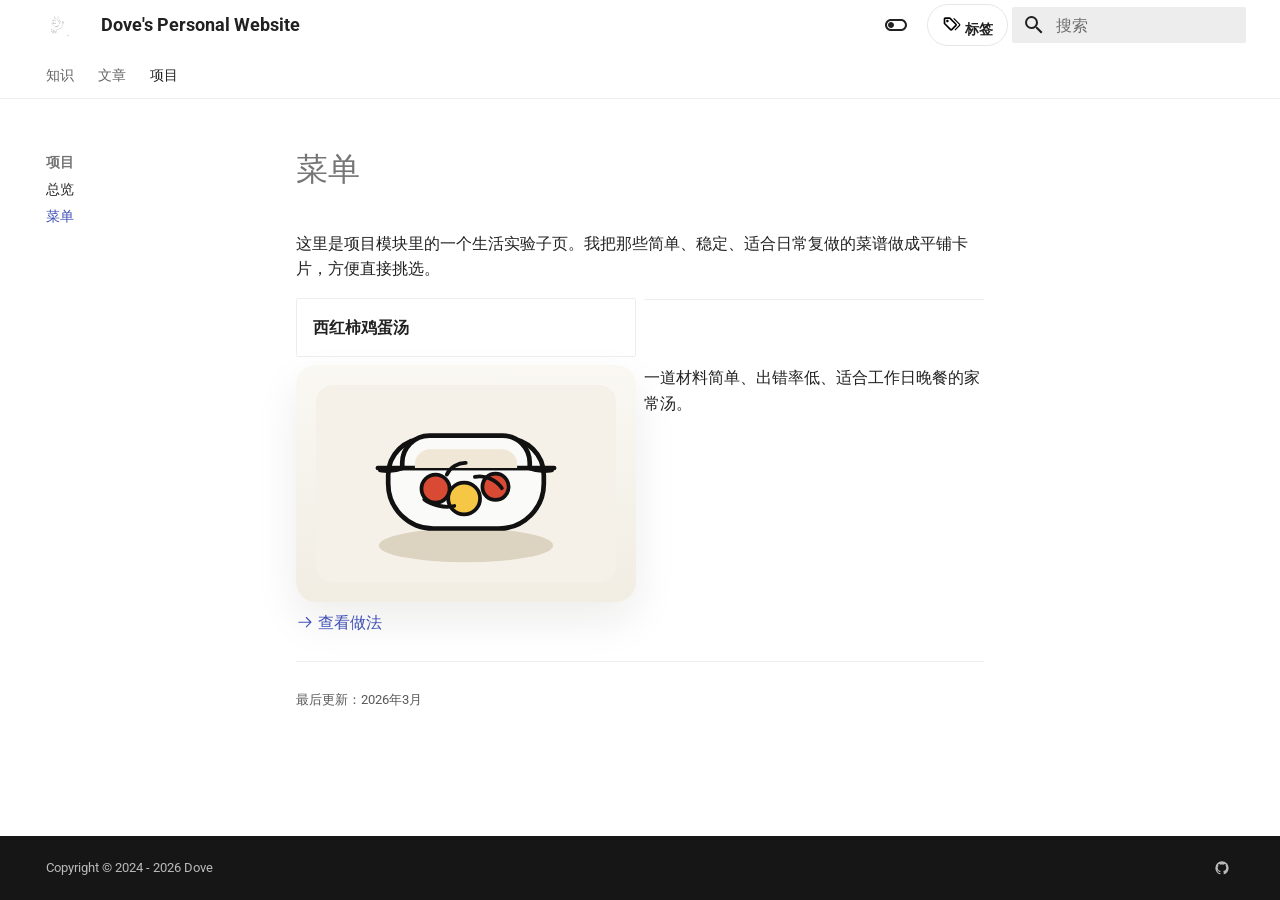
<file: menu/index.html>
<!doctype html>
<html lang="zh" class="no-js">
  <head>
    
      <meta charset="utf-8">
      <meta name="viewport" content="width=device-width,initial-scale=1">
      
        <meta name="description" content="项目模块下的菜单子页，收集可反复照着做的家常菜。">
      
      
        <meta name="author" content="Dove">
      
      
        <link rel="canonical" href="https://jialedove.github.io/Jialedove/menu/">
      
      
        <link rel="prev" href="../projects/">
      
      
      
        
      
      
      <link rel="icon" href="../assets/images/branding/dove-favicon.svg">
      <meta name="generator" content="mkdocs-1.6.1, mkdocs-material-9.7.2">
    
    
      
        <title>菜单 - Dove's Personal Website</title>
      
    
    
      <link rel="stylesheet" href="../assets/stylesheets/main.484c7ddc.min.css">
      
        
        <link rel="stylesheet" href="../assets/stylesheets/palette.ab4e12ef.min.css">
      
      


    
    
      
    
    
      
        
        
        <link rel="preconnect" href="https://fonts.gstatic.com" crossorigin>
        <link rel="stylesheet" href="https://fonts.googleapis.com/css?family=Roboto:300,300i,400,400i,700,700i%7CRoboto+Mono:400,400i,700,700i&display=fallback">
        <style>:root{--md-text-font:"Roboto";--md-code-font:"Roboto Mono"}</style>
      
    
    
      <link rel="stylesheet" href="../stylesheets/extra.css">
    
    <script>__md_scope=new URL("..",location),__md_hash=e=>[...e].reduce(((e,_)=>(e<<5)-e+_.charCodeAt(0)),0),__md_get=(e,_=localStorage,t=__md_scope)=>JSON.parse(_.getItem(t.pathname+"."+e)),__md_set=(e,_,t=localStorage,a=__md_scope)=>{try{t.setItem(a.pathname+"."+e,JSON.stringify(_))}catch(e){}}</script>
    
      
  


  
  

<script id="__analytics">function __md_analytics(){function e(){dataLayer.push(arguments)}window.dataLayer=window.dataLayer||[],e("js",new Date),e("config","G-BMLP6MP942"),document.addEventListener("DOMContentLoaded",(function(){document.forms.search&&document.forms.search.query.addEventListener("blur",(function(){this.value&&e("event","search",{search_term:this.value})}));document$.subscribe((function(){var t=document.forms.feedback;if(void 0!==t)for(var a of t.querySelectorAll("[type=submit]"))a.addEventListener("click",(function(a){a.preventDefault();var n=document.location.pathname,d=this.getAttribute("data-md-value");e("event","feedback",{page:n,data:d}),t.firstElementChild.disabled=!0;var r=t.querySelector(".md-feedback__note [data-md-value='"+d+"']");r&&(r.hidden=!1)})),t.hidden=!1})),location$.subscribe((function(t){e("config","G-BMLP6MP942",{page_path:t.pathname})}))}));var t=document.createElement("script");t.async=!0,t.src="https://www.googletagmanager.com/gtag/js?id=G-BMLP6MP942",document.getElementById("__analytics").insertAdjacentElement("afterEnd",t)}</script>
  
    <script>"undefined"!=typeof __md_analytics&&__md_analytics()</script>
  

    
    
  </head>
  
  
    
    
      
    
    
    
    
    <body dir="ltr" data-md-color-scheme="default" data-md-color-primary="white" data-md-color-accent="indigo">
  
    
    <input class="md-toggle" data-md-toggle="drawer" type="checkbox" id="__drawer" autocomplete="off">
    <input class="md-toggle" data-md-toggle="search" type="checkbox" id="__search" autocomplete="off">
    <label class="md-overlay" for="__drawer"></label>
    <div data-md-component="skip">
      
        
        <a href="#_1" class="md-skip">
          跳转至
        </a>
      
    </div>
    <div data-md-component="announce">
      
    </div>
    
    
      


<header class="md-header" data-md-component="header">
  <nav class="md-header__inner md-grid" aria-label="页眉">
    <a href=".." title="Dove&#39;s Personal Website" class="md-header__button md-logo" aria-label="Dove's Personal Website" data-md-component="logo">
      
  
  <svg xmlns="http://www.w3.org/2000/svg" width="584pt" height="600pt" viewBox="0 0 584 600" preserveAspectRatio="xMidYMid meet">
  <g transform="translate(0,600) scale(0.1,-0.1)" fill="currentColor" stroke="none">
    <path d="M3079 5241 c-165 -105 -315 -359 -348 -586 -10 -71 -9 -164 2 -182 4 -6 46 -37 94 -69 148 -98 244 -174 333 -264 143 -143 216 -263 255 -416 32 -125 21 -312 -22 -411 l-17 -38 -3 30 c-16 174 -28 257 -44 313 -23 82 -98 231 -149 297 -66 85 -191 202 -316 295 -235 175 -280 210 -344 273 -152 146 -270 334 -305 483 -2 10 -10 43 -17 73 -15 62 -37 83 -62 58 -9 -8 -16 -18 -16 -20 0 -2 -10 -26 -22 -53 -12 -27 -23 -58 -25 -69 -2 -11 -8 -31 -13 -45 -17 -45 -30 -153 -30 -261 0 -230 97 -457 268 -626 46 -46 80 -83 75 -84 -50 -5 -167 6 -258 25 -142 29 -327 130 -444 243 -94 91 -111 89 -111 -11 0 -53 5 -81 25 -156 17 -68 83 -205 132 -278 70 -102 258 -269 331 -293 20 -6 42 -15 47 -19 22 -17 191 -60 261 -66 41 -4 74 -10 74 -13 0 -4 -33 -16 -72 -28 -270 -82 -569 -25 -823 156 -79 57 -122 81 -110 61 3 -6 1 -10 -4 -10 -17 0 -13 -50 8 -108 19 -51 107 -222 120 -232 3 -3 25 -30 47 -60 43 -57 171 -190 184 -190 4 0 14 -8 21 -17 23 -27 157 -111 244 -153 163 -77 330 -112 526 -111 196 1 347 39 517 128 34 19 62 30 62 26 0 -19 -88 -108 -139 -141 -153 -98 -309 -143 -492 -143 -48 0 -60 -4 -81 -27 -14 -15 -33 -40 -41 -57 -24 -46 -136 -168 -211 -230 -168 -137 -381 -227 -605 -254 -77 -10 -285 -7 -322 4 -8 3 -23 -1 -32 -8 -15 -11 -16 -17 -5 -47 49 -143 165 -259 302 -301 79 -24 309 14 355 59 7 7 16 10 19 7 18 -17 -190 -173 -300 -225 -66 -31 -169 -60 -211 -60 -30 0 -52 -23 -40 -44 10 -17 73 -85 102 -108 95 -79 238 -100 345 -53 33 15 74 37 90 51 17 13 38 29 46 36 8 6 41 36 73 67 l59 56 -18 -40 c-25 -54 -136 -226 -195 -301 -27 -34 -49 -69 -49 -78 0 -64 179 -36 272 42 45 38 130 157 168 234 17 38 35 66 40 63 4 -2 1 -46 -6 -97 -7 -51 -16 -135 -19 -186 -6 -90 -5 -93 17 -101 34 -12 132 41 195 106 53 55 124 185 138 253 4 19 11 41 15 50 4 8 18 76 29 150 12 74 31 153 42 176 44 92 131 162 222 179 20 4 38 6 39 4 2 -1 12 3 24 9 11 6 43 14 69 18 27 3 66 12 87 20 21 7 40 13 43 14 3 0 6 0 8 1 1 0 9 2 17 4 96 21 231 69 330 117 225 108 448 338 528 543 56 144 75 250 76 412 1 71 5 109 11 105 6 -3 4 1 -3 10 -15 18 -9 164 7 196 5 9 15 30 22 45 41 87 127 142 241 153 73 8 98 18 98 41 0 9 -35 49 -77 90 -43 41 -78 77 -79 81 -2 14 -15 47 -31 77 -9 17 -22 42 -30 56 -22 44 -112 105 -185 127 -114 34 -261 11 -378 -58 -60 -35 -180 -144 -180 -162 0 -4 -4 -8 -8 -8 -5 0 -9 21 -11 47 -3 60 -28 205 -45 263 -19 62 -78 195 -118 262 -83 141 -169 316 -172 348 -1 8 -7 25 -14 38 -8 13 -11 30 -8 37 3 8 1 17 -3 19 -5 3 -14 42 -21 87 -12 77 -10 198 6 332 6 44 -5 77 -25 77 -4 0 -27 -13 -52 -29z m59 -23 c-5 -18 -12 -96 -15 -173 -8 -224 27 -358 152 -590 186 -342 225 -455 228 -657 1 -65 4 -118 7 -118 3 0 16 19 30 41 37 61 158 170 224 203 187 92 392 69 495 -56 13 -16 37 -62 53 -101 20 -50 40 -80 66 -102 41 -33 112 -107 112 -116 0 -4 -35 -9 -77 -11 -132 -8 -220 -66 -272 -177 -25 -54 -26 -65 -32 -296 -7 -240 -11 -273 -51 -395 -109 -337 -406 -589 -829 -704 -52 -14 -153 -39 -225 -55 -273 -61 -340 -135 -384 -421 -44 -285 -132 -430 -314 -513 l-38 -18 6 58 c29 271 57 503 63 518 4 12 3 16 -4 12 -6 -4 -14 -19 -18 -34 -3 -15 -24 -68 -45 -118 -124 -290 -236 -405 -396 -405 l-66 0 45 53 c104 122 213 308 272 465 30 80 28 106 -3 45 -35 -67 -155 -205 -227 -260 -129 -99 -236 -117 -358 -60 -53 24 -177 128 -177 149 0 4 13 8 30 8 91 0 251 64 368 147 71 50 282 249 282 266 0 5 -10 2 -22 -7 -136 -97 -273 -148 -398 -149 -166 -1 -272 73 -361 253 -17 34 -29 63 -27 65 2 2 30 -2 63 -7 77 -13 299 -3 390 17 238 52 440 160 601 322 45 45 102 112 127 150 l46 69 123 12 c143 13 242 39 338 87 132 64 202 126 264 229 20 33 36 63 36 67 0 4 -33 -15 -73 -41 -86 -58 -208 -112 -320 -142 -70 -19 -108 -22 -257 -23 -183 0 -229 7 -375 52 -334 104 -640 392 -746 702 -32 93 -27 96 54 35 209 -157 470 -234 706 -206 56 6 129 21 163 33 63 21 148 66 148 77 0 4 -23 5 -51 3 -103 -7 -271 28 -386 79 -263 119 -479 422 -500 705 l-6 80 74 -70 c83 -79 151 -126 256 -179 139 -69 354 -115 478 -100 l59 6 -24 20 c-169 136 -278 292 -337 485 -24 79 -27 103 -27 238 1 121 5 165 22 228 22 81 70 197 81 197 4 0 12 -30 19 -66 27 -143 117 -321 234 -463 71 -87 170 -171 370 -317 319 -233 461 -406 527 -645 28 -101 43 -266 32 -354 -5 -38 -7 -72 -5 -73 5 -7 58 83 76 132 50 131 60 279 28 413 -60 251 -233 458 -569 683 l-124 83 5 111 c6 121 31 212 89 329 63 124 171 252 257 304 49 30 52 29 40 -9z"/>
    <path d="M4016 3779 c-54 -42 -21 -139 48 -139 34 0 76 41 76 75 0 31 -49 85 -78 85 -11 0 -31 -9 -46 -21z m75 -19 c13 -7 19 -21 19 -45 0 -24 -6 -38 -19 -45 -28 -14 -38 -13 -61 10 -24 24 -26 53 -4 74 18 19 38 20 65 6z"/>
    <path d="M5474 418 c-21 -28 -52 -59 -68 -68 -43 -23 -42 -36 3 -64 22 -14 54 -46 71 -71 17 -25 36 -45 43 -44 7 0 26 21 42 46 17 26 45 54 63 64 19 10 36 20 39 22 9 10 -8 47 -22 47 -19 0 -85 58 -85 74 0 12 -31 46 -42 46 -3 0 -23 -23 -44 -52z m60 18 c9 -37 53 -84 91 -98 19 -6 35 -15 35 -18 0 -3 -16 -12 -35 -18 -38 -14 -82 -61 -91 -98 -8 -31 -20 -31 -28 0 -9 37 -53 84 -91 98 -19 6 -35 15 -35 18 0 3 16 12 35 18 38 14 82 61 91 98 3 13 10 24 14 24 4 0 11 -11 14 -24z"/>
  </g>
</svg>

    </a>
    <label class="md-header__button md-icon" for="__drawer">
      
      <svg xmlns="http://www.w3.org/2000/svg" viewBox="0 0 24 24"><path d="M3 6h18v2H3zm0 5h18v2H3zm0 5h18v2H3z"/></svg>
    </label>
    <div class="md-header__title" data-md-component="header-title">
      <div class="md-header__ellipsis">
        <div class="md-header__topic">
          <a href=".." class="md-header__topic-link">
            <span class="md-ellipsis">
              Dove's Personal Website
            </span>
          </a>
        </div>
        <div class="md-header__topic" data-md-component="header-topic">
          <span class="md-ellipsis">
            
              菜单
            
          </span>
        </div>
      </div>
    </div>
    
      
        <form class="md-header__option" data-md-component="palette">
  
    
    
    
    <input class="md-option" data-md-color-media="(prefers-color-scheme: light)" data-md-color-scheme="default" data-md-color-primary="white" data-md-color-accent="indigo"  aria-label="切换到深色模式"  type="radio" name="__palette" id="__palette_0">
    
      <label class="md-header__button md-icon" title="切换到深色模式" for="__palette_1" hidden>
        <svg xmlns="http://www.w3.org/2000/svg" viewBox="0 0 24 24"><path d="M17 6H7c-3.31 0-6 2.69-6 6s2.69 6 6 6h10c3.31 0 6-2.69 6-6s-2.69-6-6-6m0 10H7c-2.21 0-4-1.79-4-4s1.79-4 4-4h10c2.21 0 4 1.79 4 4s-1.79 4-4 4M7 9c-1.66 0-3 1.34-3 3s1.34 3 3 3 3-1.34 3-3-1.34-3-3-3"/></svg>
      </label>
    
  
    
    
    
    <input class="md-option" data-md-color-media="(prefers-color-scheme: dark)" data-md-color-scheme="slate" data-md-color-primary="black" data-md-color-accent="indigo"  aria-label="切换到浅色模式"  type="radio" name="__palette" id="__palette_1">
    
      <label class="md-header__button md-icon" title="切换到浅色模式" for="__palette_0" hidden>
        <svg xmlns="http://www.w3.org/2000/svg" viewBox="0 0 24 24"><path d="M17 7H7a5 5 0 0 0-5 5 5 5 0 0 0 5 5h10a5 5 0 0 0 5-5 5 5 0 0 0-5-5m0 8a3 3 0 0 1-3-3 3 3 0 0 1 3-3 3 3 0 0 1 3 3 3 3 0 0 1-3 3"/></svg>
      </label>
    
  
</form>
      
    
    
      <script>var palette=__md_get("__palette");if(palette&&palette.color){if("(prefers-color-scheme)"===palette.color.media){var media=matchMedia("(prefers-color-scheme: light)"),input=document.querySelector(media.matches?"[data-md-color-media='(prefers-color-scheme: light)']":"[data-md-color-media='(prefers-color-scheme: dark)']");palette.color.media=input.getAttribute("data-md-color-media"),palette.color.scheme=input.getAttribute("data-md-color-scheme"),palette.color.primary=input.getAttribute("data-md-color-primary"),palette.color.accent=input.getAttribute("data-md-color-accent")}for(var[key,value]of Object.entries(palette.color))document.body.setAttribute("data-md-color-"+key,value)}</script>
    
    <a href="../tags/" class="md-header__button md-header__tags-link" title="标签" aria-label="标签">
      <svg xmlns="http://www.w3.org/2000/svg" viewBox="0 0 24 24"><path d="M6.5 10C7.3 10 8 9.3 8 8.5S7.3 7 6.5 7 5 7.7 5 8.5 5.7 10 6.5 10M9 6l7 7-5 5-7-7V6zm0-2H4c-1.1 0-2 .9-2 2v5c0 .6.2 1.1.6 1.4l7 7c.3.4.8.6 1.4.6s1.1-.2 1.4-.6l5-5c.4-.4.6-.9.6-1.4 0-.6-.2-1.1-.6-1.4l-7-7C10.1 4.2 9.6 4 9 4m4.5 1.7 1-1 6.9 6.9c.4.4.6.9.6 1.4s-.2 1.1-.6 1.4L16 19.8l-1-1 5.7-5.8z"/></svg>
      <span>标签</span>
    </a>
    
    
      
      
      
        <label class="md-header__button md-icon" for="__search">
          
          <svg xmlns="http://www.w3.org/2000/svg" viewBox="0 0 24 24"><path d="M9.5 3A6.5 6.5 0 0 1 16 9.5c0 1.61-.59 3.09-1.56 4.23l.27.27h.79l5 5-1.5 1.5-5-5v-.79l-.27-.27A6.52 6.52 0 0 1 9.5 16 6.5 6.5 0 0 1 3 9.5 6.5 6.5 0 0 1 9.5 3m0 2C7 5 5 7 5 9.5S7 14 9.5 14 14 12 14 9.5 12 5 9.5 5"/></svg>
        </label>
        <div class="md-search" data-md-component="search" role="dialog">
  <label class="md-search__overlay" for="__search"></label>
  <div class="md-search__inner" role="search">
    <form class="md-search__form" name="search">
      <input type="text" class="md-search__input" name="query" aria-label="搜索" placeholder="搜索" autocapitalize="off" autocorrect="off" autocomplete="off" spellcheck="false" data-md-component="search-query" required>
      <label class="md-search__icon md-icon" for="__search">
        
        <svg xmlns="http://www.w3.org/2000/svg" viewBox="0 0 24 24"><path d="M9.5 3A6.5 6.5 0 0 1 16 9.5c0 1.61-.59 3.09-1.56 4.23l.27.27h.79l5 5-1.5 1.5-5-5v-.79l-.27-.27A6.52 6.52 0 0 1 9.5 16 6.5 6.5 0 0 1 3 9.5 6.5 6.5 0 0 1 9.5 3m0 2C7 5 5 7 5 9.5S7 14 9.5 14 14 12 14 9.5 12 5 9.5 5"/></svg>
        
        <svg xmlns="http://www.w3.org/2000/svg" viewBox="0 0 24 24"><path d="M20 11v2H8l5.5 5.5-1.42 1.42L4.16 12l7.92-7.92L13.5 5.5 8 11z"/></svg>
      </label>
      <nav class="md-search__options" aria-label="查找">
        
        <button type="reset" class="md-search__icon md-icon" title="清空当前内容" aria-label="清空当前内容" tabindex="-1">
          
          <svg xmlns="http://www.w3.org/2000/svg" viewBox="0 0 24 24"><path d="M19 6.41 17.59 5 12 10.59 6.41 5 5 6.41 10.59 12 5 17.59 6.41 19 12 13.41 17.59 19 19 17.59 13.41 12z"/></svg>
        </button>
      </nav>
      
        <div class="md-search__suggest" data-md-component="search-suggest"></div>
      
    </form>
    <div class="md-search__output">
      <div class="md-search__scrollwrap" tabindex="0" data-md-scrollfix>
        <div class="md-search-result" data-md-component="search-result">
          <div class="md-search-result__meta">
            正在初始化搜索引擎
          </div>
          <ol class="md-search-result__list" role="presentation"></ol>
        </div>
      </div>
    </div>
  </div>
</div>
      
    
    
  </nav>
  
</header>
    
    <div class="md-container" data-md-component="container">
      
      
        
          
            
<nav class="md-tabs" aria-label="标签" data-md-component="tabs">
  <div class="md-grid">
    <ul class="md-tabs__list">
      
        
  
  
  
  
    
    
      <li class="md-tabs__item">
        <a href="../knowledge/" class="md-tabs__link">
          
  
  
    
  
  知识

        </a>
      </li>
    
  

      
        
  
  
  
  
    
    
      <li class="md-tabs__item">
        <a href="../articles/" class="md-tabs__link">
          
  
  
    
  
  文章

        </a>
      </li>
    
  

      
        
  
  
  
    
  
  
    
    
      <li class="md-tabs__item md-tabs__item--active">
        <a href="../projects/" class="md-tabs__link">
          
  
  
    
  
  项目

        </a>
      </li>
    
  

      
    </ul>
  </div>
</nav>
          
        
      
      <main class="md-main" data-md-component="main">
        <div class="md-main__inner md-grid">
          
            
              
              <div class="md-sidebar md-sidebar--primary" data-md-component="sidebar" data-md-type="navigation" >
                <div class="md-sidebar__scrollwrap">
                  <div class="md-sidebar__inner">
                    


  


<nav class="md-nav md-nav--primary md-nav--lifted" aria-label="导航栏" data-md-level="0">
  <label class="md-nav__title" for="__drawer">
    <a href=".." title="Dove&#39;s Personal Website" class="md-nav__button md-logo" aria-label="Dove's Personal Website" data-md-component="logo">
      
  
  <svg xmlns="http://www.w3.org/2000/svg" width="584pt" height="600pt" viewBox="0 0 584 600" preserveAspectRatio="xMidYMid meet">
  <g transform="translate(0,600) scale(0.1,-0.1)" fill="currentColor" stroke="none">
    <path d="M3079 5241 c-165 -105 -315 -359 -348 -586 -10 -71 -9 -164 2 -182 4 -6 46 -37 94 -69 148 -98 244 -174 333 -264 143 -143 216 -263 255 -416 32 -125 21 -312 -22 -411 l-17 -38 -3 30 c-16 174 -28 257 -44 313 -23 82 -98 231 -149 297 -66 85 -191 202 -316 295 -235 175 -280 210 -344 273 -152 146 -270 334 -305 483 -2 10 -10 43 -17 73 -15 62 -37 83 -62 58 -9 -8 -16 -18 -16 -20 0 -2 -10 -26 -22 -53 -12 -27 -23 -58 -25 -69 -2 -11 -8 -31 -13 -45 -17 -45 -30 -153 -30 -261 0 -230 97 -457 268 -626 46 -46 80 -83 75 -84 -50 -5 -167 6 -258 25 -142 29 -327 130 -444 243 -94 91 -111 89 -111 -11 0 -53 5 -81 25 -156 17 -68 83 -205 132 -278 70 -102 258 -269 331 -293 20 -6 42 -15 47 -19 22 -17 191 -60 261 -66 41 -4 74 -10 74 -13 0 -4 -33 -16 -72 -28 -270 -82 -569 -25 -823 156 -79 57 -122 81 -110 61 3 -6 1 -10 -4 -10 -17 0 -13 -50 8 -108 19 -51 107 -222 120 -232 3 -3 25 -30 47 -60 43 -57 171 -190 184 -190 4 0 14 -8 21 -17 23 -27 157 -111 244 -153 163 -77 330 -112 526 -111 196 1 347 39 517 128 34 19 62 30 62 26 0 -19 -88 -108 -139 -141 -153 -98 -309 -143 -492 -143 -48 0 -60 -4 -81 -27 -14 -15 -33 -40 -41 -57 -24 -46 -136 -168 -211 -230 -168 -137 -381 -227 -605 -254 -77 -10 -285 -7 -322 4 -8 3 -23 -1 -32 -8 -15 -11 -16 -17 -5 -47 49 -143 165 -259 302 -301 79 -24 309 14 355 59 7 7 16 10 19 7 18 -17 -190 -173 -300 -225 -66 -31 -169 -60 -211 -60 -30 0 -52 -23 -40 -44 10 -17 73 -85 102 -108 95 -79 238 -100 345 -53 33 15 74 37 90 51 17 13 38 29 46 36 8 6 41 36 73 67 l59 56 -18 -40 c-25 -54 -136 -226 -195 -301 -27 -34 -49 -69 -49 -78 0 -64 179 -36 272 42 45 38 130 157 168 234 17 38 35 66 40 63 4 -2 1 -46 -6 -97 -7 -51 -16 -135 -19 -186 -6 -90 -5 -93 17 -101 34 -12 132 41 195 106 53 55 124 185 138 253 4 19 11 41 15 50 4 8 18 76 29 150 12 74 31 153 42 176 44 92 131 162 222 179 20 4 38 6 39 4 2 -1 12 3 24 9 11 6 43 14 69 18 27 3 66 12 87 20 21 7 40 13 43 14 3 0 6 0 8 1 1 0 9 2 17 4 96 21 231 69 330 117 225 108 448 338 528 543 56 144 75 250 76 412 1 71 5 109 11 105 6 -3 4 1 -3 10 -15 18 -9 164 7 196 5 9 15 30 22 45 41 87 127 142 241 153 73 8 98 18 98 41 0 9 -35 49 -77 90 -43 41 -78 77 -79 81 -2 14 -15 47 -31 77 -9 17 -22 42 -30 56 -22 44 -112 105 -185 127 -114 34 -261 11 -378 -58 -60 -35 -180 -144 -180 -162 0 -4 -4 -8 -8 -8 -5 0 -9 21 -11 47 -3 60 -28 205 -45 263 -19 62 -78 195 -118 262 -83 141 -169 316 -172 348 -1 8 -7 25 -14 38 -8 13 -11 30 -8 37 3 8 1 17 -3 19 -5 3 -14 42 -21 87 -12 77 -10 198 6 332 6 44 -5 77 -25 77 -4 0 -27 -13 -52 -29z m59 -23 c-5 -18 -12 -96 -15 -173 -8 -224 27 -358 152 -590 186 -342 225 -455 228 -657 1 -65 4 -118 7 -118 3 0 16 19 30 41 37 61 158 170 224 203 187 92 392 69 495 -56 13 -16 37 -62 53 -101 20 -50 40 -80 66 -102 41 -33 112 -107 112 -116 0 -4 -35 -9 -77 -11 -132 -8 -220 -66 -272 -177 -25 -54 -26 -65 -32 -296 -7 -240 -11 -273 -51 -395 -109 -337 -406 -589 -829 -704 -52 -14 -153 -39 -225 -55 -273 -61 -340 -135 -384 -421 -44 -285 -132 -430 -314 -513 l-38 -18 6 58 c29 271 57 503 63 518 4 12 3 16 -4 12 -6 -4 -14 -19 -18 -34 -3 -15 -24 -68 -45 -118 -124 -290 -236 -405 -396 -405 l-66 0 45 53 c104 122 213 308 272 465 30 80 28 106 -3 45 -35 -67 -155 -205 -227 -260 -129 -99 -236 -117 -358 -60 -53 24 -177 128 -177 149 0 4 13 8 30 8 91 0 251 64 368 147 71 50 282 249 282 266 0 5 -10 2 -22 -7 -136 -97 -273 -148 -398 -149 -166 -1 -272 73 -361 253 -17 34 -29 63 -27 65 2 2 30 -2 63 -7 77 -13 299 -3 390 17 238 52 440 160 601 322 45 45 102 112 127 150 l46 69 123 12 c143 13 242 39 338 87 132 64 202 126 264 229 20 33 36 63 36 67 0 4 -33 -15 -73 -41 -86 -58 -208 -112 -320 -142 -70 -19 -108 -22 -257 -23 -183 0 -229 7 -375 52 -334 104 -640 392 -746 702 -32 93 -27 96 54 35 209 -157 470 -234 706 -206 56 6 129 21 163 33 63 21 148 66 148 77 0 4 -23 5 -51 3 -103 -7 -271 28 -386 79 -263 119 -479 422 -500 705 l-6 80 74 -70 c83 -79 151 -126 256 -179 139 -69 354 -115 478 -100 l59 6 -24 20 c-169 136 -278 292 -337 485 -24 79 -27 103 -27 238 1 121 5 165 22 228 22 81 70 197 81 197 4 0 12 -30 19 -66 27 -143 117 -321 234 -463 71 -87 170 -171 370 -317 319 -233 461 -406 527 -645 28 -101 43 -266 32 -354 -5 -38 -7 -72 -5 -73 5 -7 58 83 76 132 50 131 60 279 28 413 -60 251 -233 458 -569 683 l-124 83 5 111 c6 121 31 212 89 329 63 124 171 252 257 304 49 30 52 29 40 -9z"/>
    <path d="M4016 3779 c-54 -42 -21 -139 48 -139 34 0 76 41 76 75 0 31 -49 85 -78 85 -11 0 -31 -9 -46 -21z m75 -19 c13 -7 19 -21 19 -45 0 -24 -6 -38 -19 -45 -28 -14 -38 -13 -61 10 -24 24 -26 53 -4 74 18 19 38 20 65 6z"/>
    <path d="M5474 418 c-21 -28 -52 -59 -68 -68 -43 -23 -42 -36 3 -64 22 -14 54 -46 71 -71 17 -25 36 -45 43 -44 7 0 26 21 42 46 17 26 45 54 63 64 19 10 36 20 39 22 9 10 -8 47 -22 47 -19 0 -85 58 -85 74 0 12 -31 46 -42 46 -3 0 -23 -23 -44 -52z m60 18 c9 -37 53 -84 91 -98 19 -6 35 -15 35 -18 0 -3 -16 -12 -35 -18 -38 -14 -82 -61 -91 -98 -8 -31 -20 -31 -28 0 -9 37 -53 84 -91 98 -19 6 -35 15 -35 18 0 3 16 12 35 18 38 14 82 61 91 98 3 13 10 24 14 24 4 0 11 -11 14 -24z"/>
  </g>
</svg>

    </a>
    Dove's Personal Website
  </label>
  
  <ul class="md-nav__list" data-md-scrollfix>
    
      
      
  
  
  
  
    
    
      
        
      
        
      
        
      
        
      
    
    
    
      
      
    
    
    <li class="md-nav__item md-nav__item--nested">
      
        
        
        <input class="md-nav__toggle md-toggle " type="checkbox" id="__nav_1" >
        
          
          <label class="md-nav__link" for="__nav_1" id="__nav_1_label" tabindex="0">
            
  
  
  <span class="md-ellipsis">
    
  
    知识
  

    
  </span>
  
  

            <span class="md-nav__icon md-icon"></span>
          </label>
        
        <nav class="md-nav" data-md-level="1" aria-labelledby="__nav_1_label" aria-expanded="false">
          <label class="md-nav__title" for="__nav_1">
            <span class="md-nav__icon md-icon"></span>
            
  
    知识
  

          </label>
          <ul class="md-nav__list" data-md-scrollfix>
            
              
                
  
  
  
  
    <li class="md-nav__item">
      <a href="../knowledge/" class="md-nav__link">
        
  
  
  <span class="md-ellipsis">
    
  
    总览
  

    
  </span>
  
  

      </a>
    </li>
  

              
            
              
                
  
  
  
  
    <li class="md-nav__item">
      <a href="../atomic-notes/" class="md-nav__link">
        
  
  
  <span class="md-ellipsis">
    
  
    原子化笔记
  

    
  </span>
  
  

      </a>
    </li>
  

              
            
              
                
  
  
  
  
    <li class="md-nav__item">
      <a href="../tool-obsession/" class="md-nav__link">
        
  
  
  <span class="md-ellipsis">
    
  
    工具癖
  

    
  </span>
  
  

      </a>
    </li>
  

              
            
              
                
  
  
  
  
    <li class="md-nav__item">
      <a href="../cognitive-dissonance/" class="md-nav__link">
        
  
  
  <span class="md-ellipsis">
    
  
    认知失调
  

    
  </span>
  
  

      </a>
    </li>
  

              
            
          </ul>
        </nav>
      
    </li>
  

    
      
      
  
  
  
  
    
    
      
        
      
    
    
    
      
      
    
    
    <li class="md-nav__item md-nav__item--nested">
      
        
        
        <input class="md-nav__toggle md-toggle " type="checkbox" id="__nav_2" >
        
          
          <label class="md-nav__link" for="__nav_2" id="__nav_2_label" tabindex="0">
            
  
  
  <span class="md-ellipsis">
    
  
    文章
  

    
  </span>
  
  

            <span class="md-nav__icon md-icon"></span>
          </label>
        
        <nav class="md-nav" data-md-level="1" aria-labelledby="__nav_2_label" aria-expanded="false">
          <label class="md-nav__title" for="__nav_2">
            <span class="md-nav__icon md-icon"></span>
            
  
    文章
  

          </label>
          <ul class="md-nav__list" data-md-scrollfix>
            
              
                
  
  
  
  
    <li class="md-nav__item">
      <a href="../articles/" class="md-nav__link">
        
  
  
  <span class="md-ellipsis">
    
  
    总览
  

    
  </span>
  
  

      </a>
    </li>
  

              
            
          </ul>
        </nav>
      
    </li>
  

    
      
      
  
  
    
  
  
  
    
    
      
        
      
        
      
    
    
    
      
        
        
      
      
    
    
    <li class="md-nav__item md-nav__item--active md-nav__item--section md-nav__item--nested">
      
        
        
        <input class="md-nav__toggle md-toggle " type="checkbox" id="__nav_3" checked>
        
          
          <label class="md-nav__link" for="__nav_3" id="__nav_3_label" tabindex="">
            
  
  
  <span class="md-ellipsis">
    
  
    项目
  

    
  </span>
  
  

            <span class="md-nav__icon md-icon"></span>
          </label>
        
        <nav class="md-nav" data-md-level="1" aria-labelledby="__nav_3_label" aria-expanded="true">
          <label class="md-nav__title" for="__nav_3">
            <span class="md-nav__icon md-icon"></span>
            
  
    项目
  

          </label>
          <ul class="md-nav__list" data-md-scrollfix>
            
              
                
  
  
  
  
    <li class="md-nav__item">
      <a href="../projects/" class="md-nav__link">
        
  
  
  <span class="md-ellipsis">
    
  
    总览
  

    
  </span>
  
  

      </a>
    </li>
  

              
            
              
                
  
  
    
  
  
  
    <li class="md-nav__item md-nav__item--active">
      
      <input class="md-nav__toggle md-toggle" type="checkbox" id="__toc">
      
      
        
      
      
      <a href="./" class="md-nav__link md-nav__link--active">
        
  
  
  <span class="md-ellipsis">
    
  
    菜单
  

    
  </span>
  
  

      </a>
      
    </li>
  

              
            
          </ul>
        </nav>
      
    </li>
  

    
  </ul>
</nav>
                  </div>
                </div>
              </div>
            
            
              
              <div class="md-sidebar md-sidebar--secondary" data-md-component="sidebar" data-md-type="toc" >
                <div class="md-sidebar__scrollwrap">
                  <div class="md-sidebar__inner">
                    

<nav class="md-nav md-nav--secondary" aria-label="目录">
  
  
  
    
  
  
</nav>
                  </div>
                </div>
              </div>
            
          
          
            <div class="md-content" data-md-component="content">
              
                




              
              <article class="md-content__inner md-typeset">
                
                  



<h1 id="_1">菜单<a class="headerlink" href="#_1" title="Permanent link">&para;</a></h1>
<p>这里是项目模块里的一个生活实验子页。我把那些简单、稳定、适合日常复做的菜谱做成平铺卡片，方便直接挑选。</p>
<div class="grid cards">
<ul>
<li><strong>西红柿鸡蛋汤</strong></li>
</ul>
<hr />
<div class="menu-card-cover">
    <img src="assets/images/tomato-egg-soup.svg" alt="西红柿鸡蛋汤插图" loading="lazy">
  </div>
<p>一道材料简单、出错率低、适合工作日晚餐的家常汤。</p>
<p><a href="../tomato-egg-soup/"><span class="twemoji"><svg xmlns="http://www.w3.org/2000/svg" viewBox="0 0 24 24"><path d="M13.22 19.03a.75.75 0 0 1 0-1.06L18.19 13H3.75a.75.75 0 0 1 0-1.5h14.44l-4.97-4.97a.749.749 0 0 1 .326-1.275.75.75 0 0 1 .734.215l6.25 6.25a.75.75 0 0 1 0 1.06l-6.25 6.25a.75.75 0 0 1-1.06 0"/></svg></span> 查看做法</a></p>
</div>
<hr />
<p><small>最后更新：2026年3月</small></p>







  
  



  




                
              </article>
            </div>
          
          
<script>var target=document.getElementById(location.hash.slice(1));target&&target.name&&(target.checked=target.name.startsWith("__tabbed_"))</script>
        </div>
        
          <button type="button" class="md-top md-icon" data-md-component="top" hidden>
  
  <svg xmlns="http://www.w3.org/2000/svg" viewBox="0 0 24 24"><path d="M13 20h-2V8l-5.5 5.5-1.42-1.42L12 4.16l7.92 7.92-1.42 1.42L13 8z"/></svg>
  回到页面顶部
</button>
        
      </main>
      
        <footer class="md-footer">
  
  <div class="md-footer-meta md-typeset">
    <div class="md-footer-meta__inner md-grid">
      <div class="md-copyright">
  
    <div class="md-copyright__highlight">
      Copyright &copy; 2024 - 2026 Dove
    </div>
  
  
</div>
      
        
<div class="md-social">
  
    
    
    
    
    <a href="https://github.com/jialedove" target="_blank" rel="noopener" title="GitHub" class="md-social__link">
      <svg xmlns="http://www.w3.org/2000/svg" viewBox="0 0 24 24"><path d="M12 2A10 10 0 0 0 2 12c0 4.42 2.87 8.17 6.84 9.5.5.08.66-.23.66-.5v-1.69c-2.77.6-3.36-1.34-3.36-1.34-.46-1.16-1.11-1.47-1.11-1.47-.91-.62.07-.6.07-.6 1 .07 1.53 1.03 1.53 1.03.87 1.52 2.34 1.07 2.91.83.09-.65.35-1.09.63-1.34-2.22-.25-4.55-1.11-4.55-4.92 0-1.11.38-2 1.03-2.71-.1-.25-.45-1.29.1-2.64 0 0 .84-.27 2.75 1.02.79-.22 1.65-.33 2.5-.33s1.71.11 2.5.33c1.91-1.29 2.75-1.02 2.75-1.02.55 1.35.2 2.39.1 2.64.65.71 1.03 1.6 1.03 2.71 0 3.82-2.34 4.66-4.57 4.91.36.31.69.92.69 1.85V21c0 .27.16.59.67.5C19.14 20.16 22 16.42 22 12A10 10 0 0 0 12 2"/></svg>
    </a>
  
</div>
      
    </div>
  </div>
</footer>
      
    </div>
    <div class="md-dialog" data-md-component="dialog">
      <div class="md-dialog__inner md-typeset"></div>
    </div>
    
      <div class="md-progress" data-md-component="progress" role="progressbar"></div>
    
    
    
      
      
      <script id="__config" type="application/json">{"annotate": null, "base": "..", "features": ["navigation.tabs", "navigation.indexes", "navigation.path", "navigation.instant", "navigation.instant.progress", "navigation.top", "search.highlight", "search.suggest", "content.code.copy", "toc.follow"], "search": "../assets/javascripts/workers/search.2c215733.min.js", "tags": null, "translations": {"clipboard.copied": "\u5df2\u590d\u5236", "clipboard.copy": "\u590d\u5236", "search.result.more.one": "\u5728\u8be5\u9875\u4e0a\u8fd8\u6709 1 \u4e2a\u7b26\u5408\u6761\u4ef6\u7684\u7ed3\u679c", "search.result.more.other": "\u5728\u8be5\u9875\u4e0a\u8fd8\u6709 # \u4e2a\u7b26\u5408\u6761\u4ef6\u7684\u7ed3\u679c", "search.result.none": "\u6ca1\u6709\u627e\u5230\u7b26\u5408\u6761\u4ef6\u7684\u7ed3\u679c", "search.result.one": "\u627e\u5230 1 \u4e2a\u7b26\u5408\u6761\u4ef6\u7684\u7ed3\u679c", "search.result.other": "# \u4e2a\u7b26\u5408\u6761\u4ef6\u7684\u7ed3\u679c", "search.result.placeholder": "\u952e\u5165\u4ee5\u5f00\u59cb\u641c\u7d22", "search.result.term.missing": "\u7f3a\u5c11", "select.version": "\u9009\u62e9\u5f53\u524d\u7248\u672c"}, "version": null}</script>
    
    
      <script src="../assets/javascripts/bundle.79ae519e.min.js"></script>
      
        <script src="../javascripts/shortcuts.js"></script>
      
    
  </body>
</html>
</file>
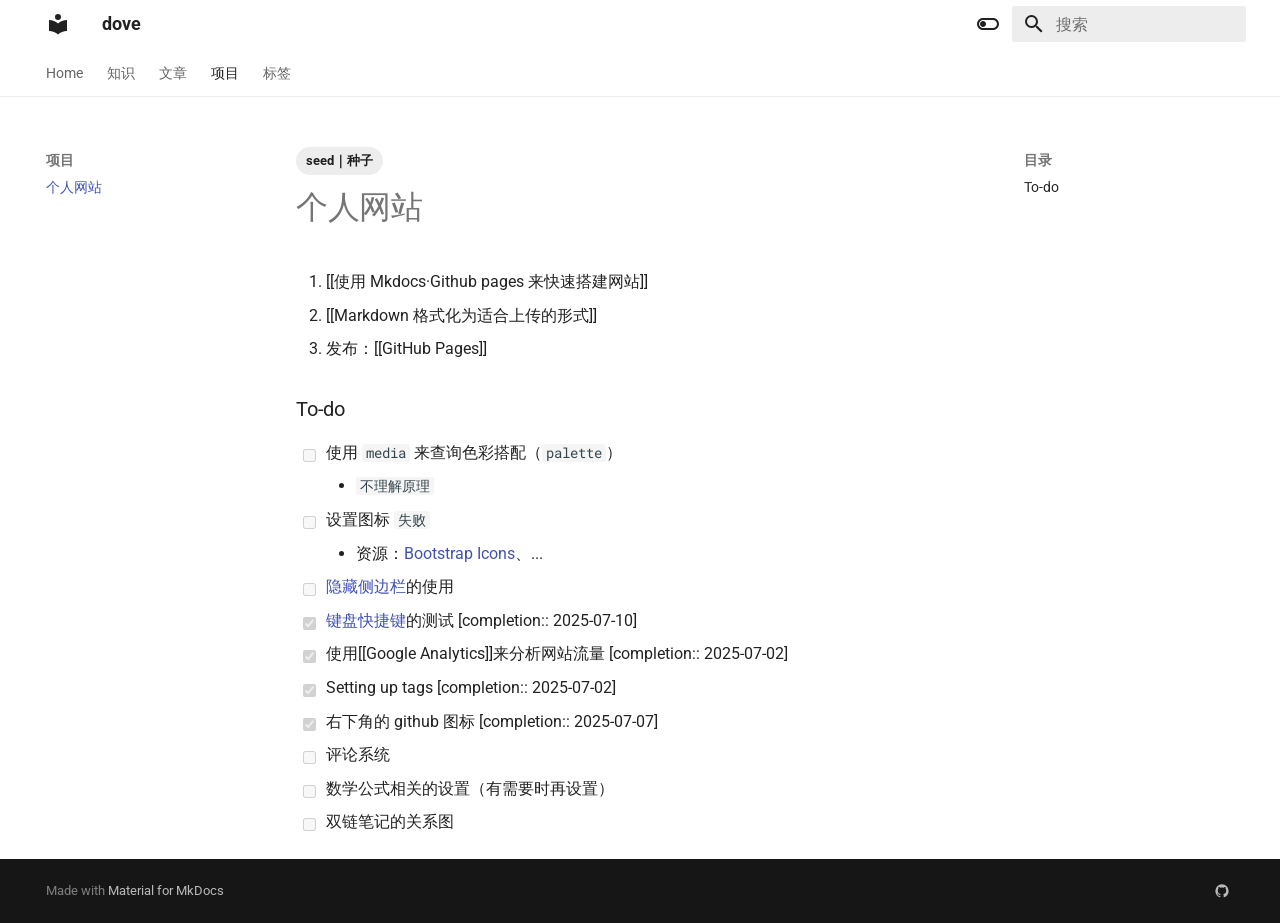
<file: my-site/index.html>
<!doctype html>
<html lang="zh" class="no-js">
  <head>
    
      <meta charset="utf-8">
      <meta name="viewport" content="width=device-width,initial-scale=1">
      
      
      
        <link rel="canonical" href="https://jialedove.github.io/Jialedove/my-site/">
      
      
        <link rel="prev" href="../common-sense/">
      
      
        <link rel="next" href="../tags/">
      
      
      <link rel="icon" href="../assets/images/favicon.png">
      <meta name="generator" content="mkdocs-1.6.1, mkdocs-material-9.6.15">
    
    
      
        <title>个人网站 - dove</title>
      
    
    
      <link rel="stylesheet" href="../assets/stylesheets/main.342714a4.min.css">
      
        
        <link rel="stylesheet" href="../assets/stylesheets/palette.06af60db.min.css">
      
      


    
    
      
    
    
      
        
        
        <link rel="preconnect" href="https://fonts.gstatic.com" crossorigin>
        <link rel="stylesheet" href="https://fonts.googleapis.com/css?family=Roboto:300,300i,400,400i,700,700i%7CRoboto+Mono:400,400i,700,700i&display=fallback">
        <style>:root{--md-text-font:"Roboto";--md-code-font:"Roboto Mono"}</style>
      
    
    
    <script>__md_scope=new URL("..",location),__md_hash=e=>[...e].reduce(((e,_)=>(e<<5)-e+_.charCodeAt(0)),0),__md_get=(e,_=localStorage,t=__md_scope)=>JSON.parse(_.getItem(t.pathname+"."+e)),__md_set=(e,_,t=localStorage,a=__md_scope)=>{try{t.setItem(a.pathname+"."+e,JSON.stringify(_))}catch(e){}}</script>
    
      
  


  
  

<script id="__analytics">function __md_analytics(){function e(){dataLayer.push(arguments)}window.dataLayer=window.dataLayer||[],e("js",new Date),e("config","G-BMLP6MP942"),document.addEventListener("DOMContentLoaded",(function(){document.forms.search&&document.forms.search.query.addEventListener("blur",(function(){this.value&&e("event","search",{search_term:this.value})}));document$.subscribe((function(){var t=document.forms.feedback;if(void 0!==t)for(var a of t.querySelectorAll("[type=submit]"))a.addEventListener("click",(function(a){a.preventDefault();var n=document.location.pathname,d=this.getAttribute("data-md-value");e("event","feedback",{page:n,data:d}),t.firstElementChild.disabled=!0;var r=t.querySelector(".md-feedback__note [data-md-value='"+d+"']");r&&(r.hidden=!1)})),t.hidden=!1})),location$.subscribe((function(t){e("config","G-BMLP6MP942",{page_path:t.pathname})}))}));var t=document.createElement("script");t.async=!0,t.src="https://www.googletagmanager.com/gtag/js?id=G-BMLP6MP942",document.getElementById("__analytics").insertAdjacentElement("afterEnd",t)}</script>
  
    <script>"undefined"!=typeof __md_analytics&&__md_analytics()</script>
  

    
    
    
  </head>
  
  
    
    
      
    
    
    
    
    <body dir="ltr" data-md-color-scheme="white" data-md-color-primary="white" data-md-color-accent="light-blue">
  
    
    <input class="md-toggle" data-md-toggle="drawer" type="checkbox" id="__drawer" autocomplete="off">
    <input class="md-toggle" data-md-toggle="search" type="checkbox" id="__search" autocomplete="off">
    <label class="md-overlay" for="__drawer"></label>
    <div data-md-component="skip">
      
        
        <a href="#to-do" class="md-skip">
          跳转至
        </a>
      
    </div>
    <div data-md-component="announce">
      
    </div>
    
    
      

<header class="md-header" data-md-component="header">
  <nav class="md-header__inner md-grid" aria-label="页眉">
    <a href=".." title="dove" class="md-header__button md-logo" aria-label="dove" data-md-component="logo">
      
  
  <svg xmlns="http://www.w3.org/2000/svg" viewBox="0 0 24 24"><path d="M12 8a3 3 0 0 0 3-3 3 3 0 0 0-3-3 3 3 0 0 0-3 3 3 3 0 0 0 3 3m0 3.54C9.64 9.35 6.5 8 3 8v11c3.5 0 6.64 1.35 9 3.54 2.36-2.19 5.5-3.54 9-3.54V8c-3.5 0-6.64 1.35-9 3.54"/></svg>

    </a>
    <label class="md-header__button md-icon" for="__drawer">
      
      <svg xmlns="http://www.w3.org/2000/svg" viewBox="0 0 24 24"><path d="M3 6h18v2H3zm0 5h18v2H3zm0 5h18v2H3z"/></svg>
    </label>
    <div class="md-header__title" data-md-component="header-title">
      <div class="md-header__ellipsis">
        <div class="md-header__topic">
          <span class="md-ellipsis">
            dove
          </span>
        </div>
        <div class="md-header__topic" data-md-component="header-topic">
          <span class="md-ellipsis">
            
              个人网站
            
          </span>
        </div>
      </div>
    </div>
    
      
        <form class="md-header__option" data-md-component="palette">
  
    
    
    
    <input class="md-option" data-md-color-media="(prefers-color-scheme: light)" data-md-color-scheme="white" data-md-color-primary="white" data-md-color-accent="light-blue"  aria-label="切换到深色"  type="radio" name="__palette" id="__palette_0">
    
      <label class="md-header__button md-icon" title="切换到深色" for="__palette_1" hidden>
        <svg xmlns="http://www.w3.org/2000/svg" viewBox="0 0 24 24"><path d="M17 6H7c-3.31 0-6 2.69-6 6s2.69 6 6 6h10c3.31 0 6-2.69 6-6s-2.69-6-6-6m0 10H7c-2.21 0-4-1.79-4-4s1.79-4 4-4h10c2.21 0 4 1.79 4 4s-1.79 4-4 4M7 9c-1.66 0-3 1.34-3 3s1.34 3 3 3 3-1.34 3-3-1.34-3-3-3"/></svg>
      </label>
    
  
    
    
    
    <input class="md-option" data-md-color-media="(prefers-color-scheme: dark)" data-md-color-scheme="slate" data-md-color-primary="black" data-md-color-accent="deep-orange"  aria-label="跟随系统"  type="radio" name="__palette" id="__palette_1">
    
      <label class="md-header__button md-icon" title="跟随系统" for="__palette_0" hidden>
        <svg xmlns="http://www.w3.org/2000/svg" viewBox="0 0 24 24"><path d="M17 7H7a5 5 0 0 0-5 5 5 5 0 0 0 5 5h10a5 5 0 0 0 5-5 5 5 0 0 0-5-5m0 8a3 3 0 0 1-3-3 3 3 0 0 1 3-3 3 3 0 0 1 3 3 3 3 0 0 1-3 3"/></svg>
      </label>
    
  
</form>
      
    
    
      <script>var palette=__md_get("__palette");if(palette&&palette.color){if("(prefers-color-scheme)"===palette.color.media){var media=matchMedia("(prefers-color-scheme: light)"),input=document.querySelector(media.matches?"[data-md-color-media='(prefers-color-scheme: light)']":"[data-md-color-media='(prefers-color-scheme: dark)']");palette.color.media=input.getAttribute("data-md-color-media"),palette.color.scheme=input.getAttribute("data-md-color-scheme"),palette.color.primary=input.getAttribute("data-md-color-primary"),palette.color.accent=input.getAttribute("data-md-color-accent")}for(var[key,value]of Object.entries(palette.color))document.body.setAttribute("data-md-color-"+key,value)}</script>
    
    
    
      
      
        <label class="md-header__button md-icon" for="__search">
          
          <svg xmlns="http://www.w3.org/2000/svg" viewBox="0 0 24 24"><path d="M9.5 3A6.5 6.5 0 0 1 16 9.5c0 1.61-.59 3.09-1.56 4.23l.27.27h.79l5 5-1.5 1.5-5-5v-.79l-.27-.27A6.52 6.52 0 0 1 9.5 16 6.5 6.5 0 0 1 3 9.5 6.5 6.5 0 0 1 9.5 3m0 2C7 5 5 7 5 9.5S7 14 9.5 14 14 12 14 9.5 12 5 9.5 5"/></svg>
        </label>
        <div class="md-search" data-md-component="search" role="dialog">
  <label class="md-search__overlay" for="__search"></label>
  <div class="md-search__inner" role="search">
    <form class="md-search__form" name="search">
      <input type="text" class="md-search__input" name="query" aria-label="搜索" placeholder="搜索" autocapitalize="off" autocorrect="off" autocomplete="off" spellcheck="false" data-md-component="search-query" required>
      <label class="md-search__icon md-icon" for="__search">
        
        <svg xmlns="http://www.w3.org/2000/svg" viewBox="0 0 24 24"><path d="M9.5 3A6.5 6.5 0 0 1 16 9.5c0 1.61-.59 3.09-1.56 4.23l.27.27h.79l5 5-1.5 1.5-5-5v-.79l-.27-.27A6.52 6.52 0 0 1 9.5 16 6.5 6.5 0 0 1 3 9.5 6.5 6.5 0 0 1 9.5 3m0 2C7 5 5 7 5 9.5S7 14 9.5 14 14 12 14 9.5 12 5 9.5 5"/></svg>
        
        <svg xmlns="http://www.w3.org/2000/svg" viewBox="0 0 24 24"><path d="M20 11v2H8l5.5 5.5-1.42 1.42L4.16 12l7.92-7.92L13.5 5.5 8 11z"/></svg>
      </label>
      <nav class="md-search__options" aria-label="查找">
        
        <button type="reset" class="md-search__icon md-icon" title="清空当前内容" aria-label="清空当前内容" tabindex="-1">
          
          <svg xmlns="http://www.w3.org/2000/svg" viewBox="0 0 24 24"><path d="M19 6.41 17.59 5 12 10.59 6.41 5 5 6.41 10.59 12 5 17.59 6.41 19 12 13.41 17.59 19 19 17.59 13.41 12z"/></svg>
        </button>
      </nav>
      
    </form>
    <div class="md-search__output">
      <div class="md-search__scrollwrap" tabindex="0" data-md-scrollfix>
        <div class="md-search-result" data-md-component="search-result">
          <div class="md-search-result__meta">
            正在初始化搜索引擎
          </div>
          <ol class="md-search-result__list" role="presentation"></ol>
        </div>
      </div>
    </div>
  </div>
</div>
      
    
    
  </nav>
  
</header>
    
    <div class="md-container" data-md-component="container">
      
      
        
          
            
<nav class="md-tabs" aria-label="标签" data-md-component="tabs">
  <div class="md-grid">
    <ul class="md-tabs__list">
      
        
  
  
  
  
    <li class="md-tabs__item">
      <a href=".." class="md-tabs__link">
        
  
  
    
  
  Home

      </a>
    </li>
  

      
        
  
  
  
  
    
    
      
  
  
  
  
    
    
      <li class="md-tabs__item">
        <a href="../boxing-stance/" class="md-tabs__link">
          
  
  
    
  
  知识

        </a>
      </li>
    
  

    
  

      
        
  
  
  
  
    
    
      <li class="md-tabs__item">
        <a href="../common-sense/" class="md-tabs__link">
          
  
  
    
  
  文章

        </a>
      </li>
    
  

      
        
  
  
  
    
  
  
    
    
      <li class="md-tabs__item md-tabs__item--active">
        <a href="./" class="md-tabs__link">
          
  
  
    
  
  项目

        </a>
      </li>
    
  

      
        
  
  
  
  
    <li class="md-tabs__item">
      <a href="../tags/" class="md-tabs__link">
        
  
  
    
  
  标签

      </a>
    </li>
  

      
    </ul>
  </div>
</nav>
          
        
      
      <main class="md-main" data-md-component="main">
        <div class="md-main__inner md-grid">
          
            
              
              <div class="md-sidebar md-sidebar--primary" data-md-component="sidebar" data-md-type="navigation" >
                <div class="md-sidebar__scrollwrap">
                  <div class="md-sidebar__inner">
                    


  


<nav class="md-nav md-nav--primary md-nav--lifted" aria-label="导航栏" data-md-level="0">
  <label class="md-nav__title" for="__drawer">
    <a href=".." title="dove" class="md-nav__button md-logo" aria-label="dove" data-md-component="logo">
      
  
  <svg xmlns="http://www.w3.org/2000/svg" viewBox="0 0 24 24"><path d="M12 8a3 3 0 0 0 3-3 3 3 0 0 0-3-3 3 3 0 0 0-3 3 3 3 0 0 0 3 3m0 3.54C9.64 9.35 6.5 8 3 8v11c3.5 0 6.64 1.35 9 3.54 2.36-2.19 5.5-3.54 9-3.54V8c-3.5 0-6.64 1.35-9 3.54"/></svg>

    </a>
    dove
  </label>
  
  <ul class="md-nav__list" data-md-scrollfix>
    
      
      
  
  
  
  
    <li class="md-nav__item">
      <a href=".." class="md-nav__link">
        
  
  
  <span class="md-ellipsis">
    Home
    
  </span>
  

      </a>
    </li>
  

    
      
      
  
  
  
  
    
    
      
        
      
        
      
    
    
    
      
      
    
    
    <li class="md-nav__item md-nav__item--nested">
      
        
        
        <input class="md-nav__toggle md-toggle " type="checkbox" id="__nav_2" >
        
          
          <label class="md-nav__link" for="__nav_2" id="__nav_2_label" tabindex="0">
            
  
  
  <span class="md-ellipsis">
    知识
    
  </span>
  

            <span class="md-nav__icon md-icon"></span>
          </label>
        
        <nav class="md-nav" data-md-level="1" aria-labelledby="__nav_2_label" aria-expanded="false">
          <label class="md-nav__title" for="__nav_2">
            <span class="md-nav__icon md-icon"></span>
            知识
          </label>
          <ul class="md-nav__list" data-md-scrollfix>
            
              
                
  
  
  
  
    
    
      
        
      
    
    
    
      
      
    
    
    <li class="md-nav__item md-nav__item--nested">
      
        
        
        <input class="md-nav__toggle md-toggle " type="checkbox" id="__nav_2_1" >
        
          
          <label class="md-nav__link" for="__nav_2_1" id="__nav_2_1_label" tabindex="0">
            
  
  
  <span class="md-ellipsis">
    拳击
    
  </span>
  

            <span class="md-nav__icon md-icon"></span>
          </label>
        
        <nav class="md-nav" data-md-level="2" aria-labelledby="__nav_2_1_label" aria-expanded="false">
          <label class="md-nav__title" for="__nav_2_1">
            <span class="md-nav__icon md-icon"></span>
            拳击
          </label>
          <ul class="md-nav__list" data-md-scrollfix>
            
              
                
  
  
  
  
    <li class="md-nav__item">
      <a href="../boxing-stance/" class="md-nav__link">
        
  
  
  <span class="md-ellipsis">
    拳击站姿
    
  </span>
  

      </a>
    </li>
  

              
            
          </ul>
        </nav>
      
    </li>
  

              
            
              
                
  
  
  
  
    
    
      
        
      
    
    
    
      
      
    
    
    <li class="md-nav__item md-nav__item--nested">
      
        
        
        <input class="md-nav__toggle md-toggle " type="checkbox" id="__nav_2_2" >
        
          
          <label class="md-nav__link" for="__nav_2_2" id="__nav_2_2_label" tabindex="0">
            
  
  
  <span class="md-ellipsis">
    学习
    
  </span>
  

            <span class="md-nav__icon md-icon"></span>
          </label>
        
        <nav class="md-nav" data-md-level="2" aria-labelledby="__nav_2_2_label" aria-expanded="false">
          <label class="md-nav__title" for="__nav_2_2">
            <span class="md-nav__icon md-icon"></span>
            学习
          </label>
          <ul class="md-nav__list" data-md-scrollfix>
            
              
                
  
  
  
  
    <li class="md-nav__item">
      <a href="../atomic-notes/" class="md-nav__link">
        
  
  
  <span class="md-ellipsis">
    原子化笔记
    
  </span>
  

      </a>
    </li>
  

              
            
          </ul>
        </nav>
      
    </li>
  

              
            
          </ul>
        </nav>
      
    </li>
  

    
      
      
  
  
  
  
    
    
      
        
      
    
    
    
      
      
    
    
    <li class="md-nav__item md-nav__item--nested">
      
        
        
        <input class="md-nav__toggle md-toggle " type="checkbox" id="__nav_3" >
        
          
          <label class="md-nav__link" for="__nav_3" id="__nav_3_label" tabindex="0">
            
  
  
  <span class="md-ellipsis">
    文章
    
  </span>
  

            <span class="md-nav__icon md-icon"></span>
          </label>
        
        <nav class="md-nav" data-md-level="1" aria-labelledby="__nav_3_label" aria-expanded="false">
          <label class="md-nav__title" for="__nav_3">
            <span class="md-nav__icon md-icon"></span>
            文章
          </label>
          <ul class="md-nav__list" data-md-scrollfix>
            
              
                
  
  
  
  
    <li class="md-nav__item">
      <a href="../common-sense/" class="md-nav__link">
        
  
  
  <span class="md-ellipsis">
    常识，如何获得常识？
    
  </span>
  

      </a>
    </li>
  

              
            
          </ul>
        </nav>
      
    </li>
  

    
      
      
  
  
    
  
  
  
    
    
      
        
      
    
    
    
      
        
        
      
      
    
    
    <li class="md-nav__item md-nav__item--active md-nav__item--section md-nav__item--nested">
      
        
        
        <input class="md-nav__toggle md-toggle " type="checkbox" id="__nav_4" checked>
        
          
          <label class="md-nav__link" for="__nav_4" id="__nav_4_label" tabindex="">
            
  
  
  <span class="md-ellipsis">
    项目
    
  </span>
  

            <span class="md-nav__icon md-icon"></span>
          </label>
        
        <nav class="md-nav" data-md-level="1" aria-labelledby="__nav_4_label" aria-expanded="true">
          <label class="md-nav__title" for="__nav_4">
            <span class="md-nav__icon md-icon"></span>
            项目
          </label>
          <ul class="md-nav__list" data-md-scrollfix>
            
              
                
  
  
    
  
  
  
    <li class="md-nav__item md-nav__item--active">
      
      <input class="md-nav__toggle md-toggle" type="checkbox" id="__toc">
      
      
      
        <label class="md-nav__link md-nav__link--active" for="__toc">
          
  
  
  <span class="md-ellipsis">
    个人网站
    
  </span>
  

          <span class="md-nav__icon md-icon"></span>
        </label>
      
      <a href="./" class="md-nav__link md-nav__link--active">
        
  
  
  <span class="md-ellipsis">
    个人网站
    
  </span>
  

      </a>
      
        

<nav class="md-nav md-nav--secondary" aria-label="目录">
  
  
  
  
    <label class="md-nav__title" for="__toc">
      <span class="md-nav__icon md-icon"></span>
      目录
    </label>
    <ul class="md-nav__list" data-md-component="toc" data-md-scrollfix>
      
        <li class="md-nav__item">
  <a href="#to-do" class="md-nav__link">
    <span class="md-ellipsis">
      To-do
    </span>
  </a>
  
</li>
      
    </ul>
  
</nav>
      
    </li>
  

              
            
          </ul>
        </nav>
      
    </li>
  

    
      
      
  
  
  
  
    <li class="md-nav__item">
      <a href="../tags/" class="md-nav__link">
        
  
  
  <span class="md-ellipsis">
    标签
    
  </span>
  

      </a>
    </li>
  

    
  </ul>
</nav>
                  </div>
                </div>
              </div>
            
            
              
              <div class="md-sidebar md-sidebar--secondary" data-md-component="sidebar" data-md-type="toc" >
                <div class="md-sidebar__scrollwrap">
                  <div class="md-sidebar__inner">
                    

<nav class="md-nav md-nav--secondary" aria-label="目录">
  
  
  
  
    <label class="md-nav__title" for="__toc">
      <span class="md-nav__icon md-icon"></span>
      目录
    </label>
    <ul class="md-nav__list" data-md-component="toc" data-md-scrollfix>
      
        <li class="md-nav__item">
  <a href="#to-do" class="md-nav__link">
    <span class="md-ellipsis">
      To-do
    </span>
  </a>
  
</li>
      
    </ul>
  
</nav>
                  </div>
                </div>
              </div>
            
          
          
            <div class="md-content" data-md-component="content">
              <article class="md-content__inner md-typeset">
                
                  

  <nav class="md-tags" >
    
      
      
      
        <a href="../tags/#tag:seed种子" class="md-tag">seed｜种子</a>
      
    
  </nav>



  <h1>个人网站</h1>

<ol>
<li>[[使用 Mkdocs·Github pages 来快速搭建网站]]</li>
<li>[[Markdown 格式化为适合上传的形式]]</li>
<li>发布：[[GitHub Pages]]</li>
</ol>
<h3 id="to-do">To-do</h3>
<ul class="task-list">
<li class="task-list-item"><input type="checkbox" disabled/> 使用 <code>media</code> 来查询色彩搭配（<code>palette</code>）<ul>
<li><code>不理解原理</code></li>
</ul>
</li>
<li class="task-list-item"><input type="checkbox" disabled/> 设置图标 <code>失败</code> <ul>
<li>资源：<a href="https://icons.getbootstrap.com/">Bootstrap Icons</a>、...</li>
</ul>
</li>
<li class="task-list-item"><input type="checkbox" disabled/> <a href="https://squidfunk.github.io/mkdocs-material/setup/setting-up-navigation/#hiding-the-sidebars">隐藏侧边栏</a>的使用</li>
<li class="task-list-item"><input type="checkbox" disabled checked/> <a href="https://squidfunk.github.io/mkdocs-material/setup/setting-up-navigation/#keyboard-shortcuts">键盘快捷键</a>的测试  [completion:: 2025-07-10]</li>
<li class="task-list-item"><input type="checkbox" disabled checked/> 使用[[Google Analytics]]来分析网站流量  [completion:: 2025-07-02]</li>
<li class="task-list-item"><input type="checkbox" disabled checked/> Setting up tags  [completion:: 2025-07-02]</li>
<li class="task-list-item"><input type="checkbox" disabled checked/> 右下角的 github 图标  [completion:: 2025-07-07]</li>
<li class="task-list-item"><input type="checkbox" disabled/> 评论系统</li>
<li class="task-list-item"><input type="checkbox" disabled/> 数学公式相关的设置（有需要时再设置）</li>
<li class="task-list-item"><input type="checkbox" disabled/> 双链笔记的关系图</li>
</ul>







  
  



  




                
              </article>
            </div>
          
          
<script>var target=document.getElementById(location.hash.slice(1));target&&target.name&&(target.checked=target.name.startsWith("__tabbed_"))</script>
        </div>
        
          <button type="button" class="md-top md-icon" data-md-component="top" hidden>
  
  <svg xmlns="http://www.w3.org/2000/svg" viewBox="0 0 24 24"><path d="M13 20h-2V8l-5.5 5.5-1.42-1.42L12 4.16l7.92 7.92-1.42 1.42L13 8z"/></svg>
  回到页面顶部
</button>
        
      </main>
      
        <footer class="md-footer">
  
  <div class="md-footer-meta md-typeset">
    <div class="md-footer-meta__inner md-grid">
      <div class="md-copyright">
  
  
    Made with
    <a href="https://squidfunk.github.io/mkdocs-material/" target="_blank" rel="noopener">
      Material for MkDocs
    </a>
  
</div>
      
        <div class="md-social">
  
    
    
    
    
    <a href="https://github.com/jialedove" target="_blank" rel="noopener" title="GitHub | jialedove" class="md-social__link">
      <svg xmlns="http://www.w3.org/2000/svg" viewBox="0 0 24 24"><path d="M12 2A10 10 0 0 0 2 12c0 4.42 2.87 8.17 6.84 9.5.5.08.66-.23.66-.5v-1.69c-2.77.6-3.36-1.34-3.36-1.34-.46-1.16-1.11-1.47-1.11-1.47-.91-.62.07-.6.07-.6 1 .07 1.53 1.03 1.53 1.03.87 1.52 2.34 1.07 2.91.83.09-.65.35-1.09.63-1.34-2.22-.25-4.55-1.11-4.55-4.92 0-1.11.38-2 1.03-2.71-.1-.25-.45-1.29.1-2.64 0 0 .84-.27 2.75 1.02.79-.22 1.65-.33 2.5-.33s1.71.11 2.5.33c1.91-1.29 2.75-1.02 2.75-1.02.55 1.35.2 2.39.1 2.64.65.71 1.03 1.6 1.03 2.71 0 3.82-2.34 4.66-4.57 4.91.36.31.69.92.69 1.85V21c0 .27.16.59.67.5C19.14 20.16 22 16.42 22 12A10 10 0 0 0 12 2"/></svg>
    </a>
  
</div>
      
    </div>
  </div>
</footer>
      
    </div>
    <div class="md-dialog" data-md-component="dialog">
      <div class="md-dialog__inner md-typeset"></div>
    </div>
    
      <div class="md-progress" data-md-component="progress" role="progressbar"></div>
    
    
    
      
      <script id="__config" type="application/json">{"base": "..", "features": ["navigation.tabs", "navigation.indexes", "navigation.path", "navigation.instant", "navigation.instant.progress", "navigation.top", "search.highlight"], "search": "../assets/javascripts/workers/search.d50fe291.min.js", "tags": null, "translations": {"clipboard.copied": "\u5df2\u590d\u5236", "clipboard.copy": "\u590d\u5236", "search.result.more.one": "\u5728\u8be5\u9875\u4e0a\u8fd8\u6709 1 \u4e2a\u7b26\u5408\u6761\u4ef6\u7684\u7ed3\u679c", "search.result.more.other": "\u5728\u8be5\u9875\u4e0a\u8fd8\u6709 # \u4e2a\u7b26\u5408\u6761\u4ef6\u7684\u7ed3\u679c", "search.result.none": "\u6ca1\u6709\u627e\u5230\u7b26\u5408\u6761\u4ef6\u7684\u7ed3\u679c", "search.result.one": "\u627e\u5230 1 \u4e2a\u7b26\u5408\u6761\u4ef6\u7684\u7ed3\u679c", "search.result.other": "# \u4e2a\u7b26\u5408\u6761\u4ef6\u7684\u7ed3\u679c", "search.result.placeholder": "\u952e\u5165\u4ee5\u5f00\u59cb\u641c\u7d22", "search.result.term.missing": "\u7f3a\u5c11", "select.version": "\u9009\u62e9\u5f53\u524d\u7248\u672c"}, "version": null}</script>
    
    
      <script src="../assets/javascripts/bundle.56ea9cef.min.js"></script>
      
        <script src="../javascripts/shortcuts.js"></script>
      
    
  </body>
</html>
</file>
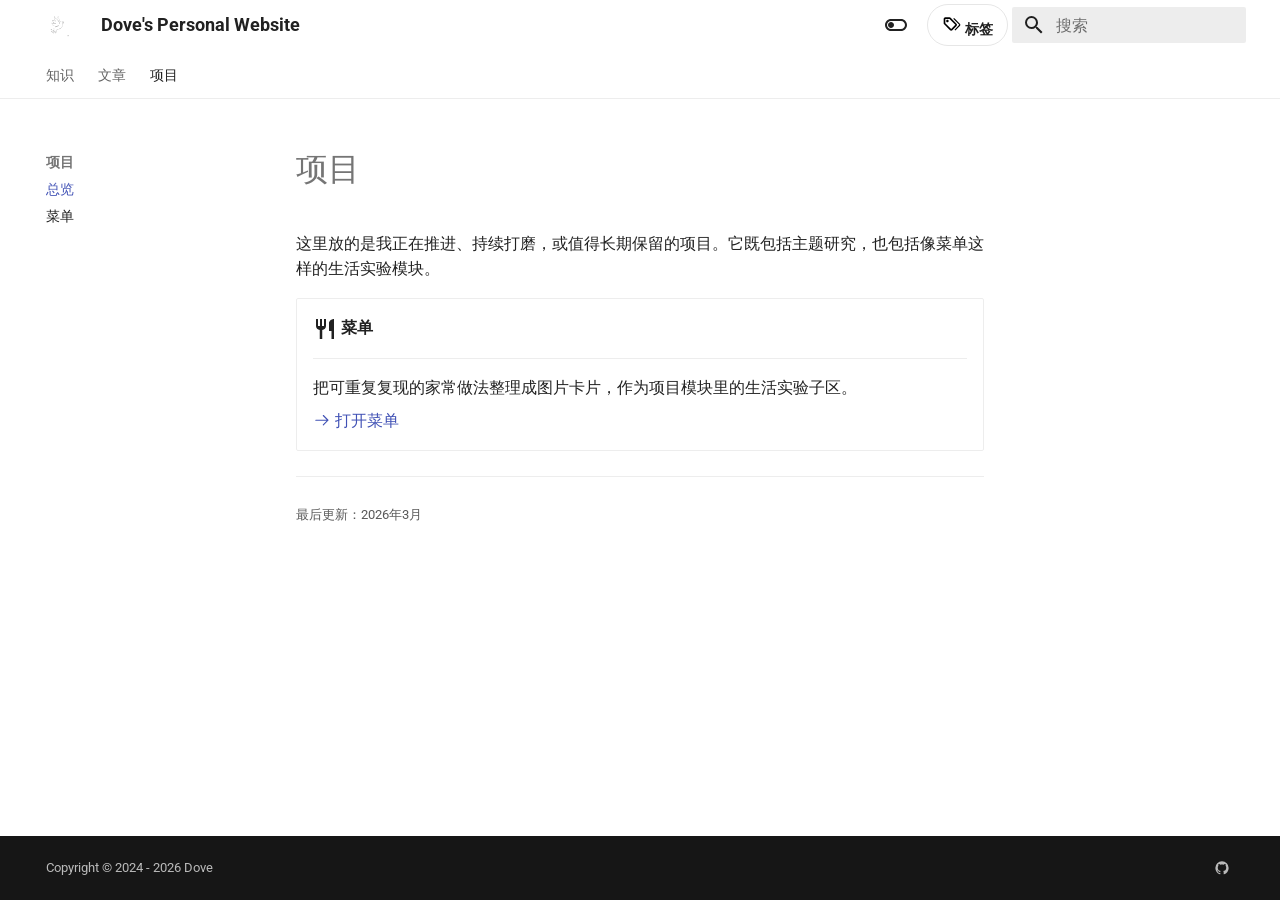
<file: projects/index.html>
<!doctype html>
<html lang="zh" class="no-js">
  <head>
    
      <meta charset="utf-8">
      <meta name="viewport" content="width=device-width,initial-scale=1">
      
        <meta name="description" content="Dove 的项目页面，汇集主题研究与生活实验。">
      
      
        <meta name="author" content="Dove">
      
      
        <link rel="canonical" href="https://jialedove.github.io/Jialedove/projects/">
      
      
        <link rel="prev" href="../articles/">
      
      
        <link rel="next" href="../menu/">
      
      
        
      
      
      <link rel="icon" href="../assets/images/branding/dove-favicon.svg">
      <meta name="generator" content="mkdocs-1.6.1, mkdocs-material-9.7.2">
    
    
      
        <title>项目 - Dove's Personal Website</title>
      
    
    
      <link rel="stylesheet" href="../assets/stylesheets/main.484c7ddc.min.css">
      
        
        <link rel="stylesheet" href="../assets/stylesheets/palette.ab4e12ef.min.css">
      
      


    
    
      
    
    
      
        
        
        <link rel="preconnect" href="https://fonts.gstatic.com" crossorigin>
        <link rel="stylesheet" href="https://fonts.googleapis.com/css?family=Roboto:300,300i,400,400i,700,700i%7CRoboto+Mono:400,400i,700,700i&display=fallback">
        <style>:root{--md-text-font:"Roboto";--md-code-font:"Roboto Mono"}</style>
      
    
    
      <link rel="stylesheet" href="../stylesheets/extra.css">
    
    <script>__md_scope=new URL("..",location),__md_hash=e=>[...e].reduce(((e,_)=>(e<<5)-e+_.charCodeAt(0)),0),__md_get=(e,_=localStorage,t=__md_scope)=>JSON.parse(_.getItem(t.pathname+"."+e)),__md_set=(e,_,t=localStorage,a=__md_scope)=>{try{t.setItem(a.pathname+"."+e,JSON.stringify(_))}catch(e){}}</script>
    
      
  


  
  

<script id="__analytics">function __md_analytics(){function e(){dataLayer.push(arguments)}window.dataLayer=window.dataLayer||[],e("js",new Date),e("config","G-BMLP6MP942"),document.addEventListener("DOMContentLoaded",(function(){document.forms.search&&document.forms.search.query.addEventListener("blur",(function(){this.value&&e("event","search",{search_term:this.value})}));document$.subscribe((function(){var t=document.forms.feedback;if(void 0!==t)for(var a of t.querySelectorAll("[type=submit]"))a.addEventListener("click",(function(a){a.preventDefault();var n=document.location.pathname,d=this.getAttribute("data-md-value");e("event","feedback",{page:n,data:d}),t.firstElementChild.disabled=!0;var r=t.querySelector(".md-feedback__note [data-md-value='"+d+"']");r&&(r.hidden=!1)})),t.hidden=!1})),location$.subscribe((function(t){e("config","G-BMLP6MP942",{page_path:t.pathname})}))}));var t=document.createElement("script");t.async=!0,t.src="https://www.googletagmanager.com/gtag/js?id=G-BMLP6MP942",document.getElementById("__analytics").insertAdjacentElement("afterEnd",t)}</script>
  
    <script>"undefined"!=typeof __md_analytics&&__md_analytics()</script>
  

    
    
  </head>
  
  
    
    
      
    
    
    
    
    <body dir="ltr" data-md-color-scheme="default" data-md-color-primary="white" data-md-color-accent="indigo">
  
    
    <input class="md-toggle" data-md-toggle="drawer" type="checkbox" id="__drawer" autocomplete="off">
    <input class="md-toggle" data-md-toggle="search" type="checkbox" id="__search" autocomplete="off">
    <label class="md-overlay" for="__drawer"></label>
    <div data-md-component="skip">
      
        
        <a href="#_1" class="md-skip">
          跳转至
        </a>
      
    </div>
    <div data-md-component="announce">
      
    </div>
    
    
      


<header class="md-header" data-md-component="header">
  <nav class="md-header__inner md-grid" aria-label="页眉">
    <a href=".." title="Dove&#39;s Personal Website" class="md-header__button md-logo" aria-label="Dove's Personal Website" data-md-component="logo">
      
  
  <svg xmlns="http://www.w3.org/2000/svg" width="584pt" height="600pt" viewBox="0 0 584 600" preserveAspectRatio="xMidYMid meet">
  <g transform="translate(0,600) scale(0.1,-0.1)" fill="currentColor" stroke="none">
    <path d="M3079 5241 c-165 -105 -315 -359 -348 -586 -10 -71 -9 -164 2 -182 4 -6 46 -37 94 -69 148 -98 244 -174 333 -264 143 -143 216 -263 255 -416 32 -125 21 -312 -22 -411 l-17 -38 -3 30 c-16 174 -28 257 -44 313 -23 82 -98 231 -149 297 -66 85 -191 202 -316 295 -235 175 -280 210 -344 273 -152 146 -270 334 -305 483 -2 10 -10 43 -17 73 -15 62 -37 83 -62 58 -9 -8 -16 -18 -16 -20 0 -2 -10 -26 -22 -53 -12 -27 -23 -58 -25 -69 -2 -11 -8 -31 -13 -45 -17 -45 -30 -153 -30 -261 0 -230 97 -457 268 -626 46 -46 80 -83 75 -84 -50 -5 -167 6 -258 25 -142 29 -327 130 -444 243 -94 91 -111 89 -111 -11 0 -53 5 -81 25 -156 17 -68 83 -205 132 -278 70 -102 258 -269 331 -293 20 -6 42 -15 47 -19 22 -17 191 -60 261 -66 41 -4 74 -10 74 -13 0 -4 -33 -16 -72 -28 -270 -82 -569 -25 -823 156 -79 57 -122 81 -110 61 3 -6 1 -10 -4 -10 -17 0 -13 -50 8 -108 19 -51 107 -222 120 -232 3 -3 25 -30 47 -60 43 -57 171 -190 184 -190 4 0 14 -8 21 -17 23 -27 157 -111 244 -153 163 -77 330 -112 526 -111 196 1 347 39 517 128 34 19 62 30 62 26 0 -19 -88 -108 -139 -141 -153 -98 -309 -143 -492 -143 -48 0 -60 -4 -81 -27 -14 -15 -33 -40 -41 -57 -24 -46 -136 -168 -211 -230 -168 -137 -381 -227 -605 -254 -77 -10 -285 -7 -322 4 -8 3 -23 -1 -32 -8 -15 -11 -16 -17 -5 -47 49 -143 165 -259 302 -301 79 -24 309 14 355 59 7 7 16 10 19 7 18 -17 -190 -173 -300 -225 -66 -31 -169 -60 -211 -60 -30 0 -52 -23 -40 -44 10 -17 73 -85 102 -108 95 -79 238 -100 345 -53 33 15 74 37 90 51 17 13 38 29 46 36 8 6 41 36 73 67 l59 56 -18 -40 c-25 -54 -136 -226 -195 -301 -27 -34 -49 -69 -49 -78 0 -64 179 -36 272 42 45 38 130 157 168 234 17 38 35 66 40 63 4 -2 1 -46 -6 -97 -7 -51 -16 -135 -19 -186 -6 -90 -5 -93 17 -101 34 -12 132 41 195 106 53 55 124 185 138 253 4 19 11 41 15 50 4 8 18 76 29 150 12 74 31 153 42 176 44 92 131 162 222 179 20 4 38 6 39 4 2 -1 12 3 24 9 11 6 43 14 69 18 27 3 66 12 87 20 21 7 40 13 43 14 3 0 6 0 8 1 1 0 9 2 17 4 96 21 231 69 330 117 225 108 448 338 528 543 56 144 75 250 76 412 1 71 5 109 11 105 6 -3 4 1 -3 10 -15 18 -9 164 7 196 5 9 15 30 22 45 41 87 127 142 241 153 73 8 98 18 98 41 0 9 -35 49 -77 90 -43 41 -78 77 -79 81 -2 14 -15 47 -31 77 -9 17 -22 42 -30 56 -22 44 -112 105 -185 127 -114 34 -261 11 -378 -58 -60 -35 -180 -144 -180 -162 0 -4 -4 -8 -8 -8 -5 0 -9 21 -11 47 -3 60 -28 205 -45 263 -19 62 -78 195 -118 262 -83 141 -169 316 -172 348 -1 8 -7 25 -14 38 -8 13 -11 30 -8 37 3 8 1 17 -3 19 -5 3 -14 42 -21 87 -12 77 -10 198 6 332 6 44 -5 77 -25 77 -4 0 -27 -13 -52 -29z m59 -23 c-5 -18 -12 -96 -15 -173 -8 -224 27 -358 152 -590 186 -342 225 -455 228 -657 1 -65 4 -118 7 -118 3 0 16 19 30 41 37 61 158 170 224 203 187 92 392 69 495 -56 13 -16 37 -62 53 -101 20 -50 40 -80 66 -102 41 -33 112 -107 112 -116 0 -4 -35 -9 -77 -11 -132 -8 -220 -66 -272 -177 -25 -54 -26 -65 -32 -296 -7 -240 -11 -273 -51 -395 -109 -337 -406 -589 -829 -704 -52 -14 -153 -39 -225 -55 -273 -61 -340 -135 -384 -421 -44 -285 -132 -430 -314 -513 l-38 -18 6 58 c29 271 57 503 63 518 4 12 3 16 -4 12 -6 -4 -14 -19 -18 -34 -3 -15 -24 -68 -45 -118 -124 -290 -236 -405 -396 -405 l-66 0 45 53 c104 122 213 308 272 465 30 80 28 106 -3 45 -35 -67 -155 -205 -227 -260 -129 -99 -236 -117 -358 -60 -53 24 -177 128 -177 149 0 4 13 8 30 8 91 0 251 64 368 147 71 50 282 249 282 266 0 5 -10 2 -22 -7 -136 -97 -273 -148 -398 -149 -166 -1 -272 73 -361 253 -17 34 -29 63 -27 65 2 2 30 -2 63 -7 77 -13 299 -3 390 17 238 52 440 160 601 322 45 45 102 112 127 150 l46 69 123 12 c143 13 242 39 338 87 132 64 202 126 264 229 20 33 36 63 36 67 0 4 -33 -15 -73 -41 -86 -58 -208 -112 -320 -142 -70 -19 -108 -22 -257 -23 -183 0 -229 7 -375 52 -334 104 -640 392 -746 702 -32 93 -27 96 54 35 209 -157 470 -234 706 -206 56 6 129 21 163 33 63 21 148 66 148 77 0 4 -23 5 -51 3 -103 -7 -271 28 -386 79 -263 119 -479 422 -500 705 l-6 80 74 -70 c83 -79 151 -126 256 -179 139 -69 354 -115 478 -100 l59 6 -24 20 c-169 136 -278 292 -337 485 -24 79 -27 103 -27 238 1 121 5 165 22 228 22 81 70 197 81 197 4 0 12 -30 19 -66 27 -143 117 -321 234 -463 71 -87 170 -171 370 -317 319 -233 461 -406 527 -645 28 -101 43 -266 32 -354 -5 -38 -7 -72 -5 -73 5 -7 58 83 76 132 50 131 60 279 28 413 -60 251 -233 458 -569 683 l-124 83 5 111 c6 121 31 212 89 329 63 124 171 252 257 304 49 30 52 29 40 -9z"/>
    <path d="M4016 3779 c-54 -42 -21 -139 48 -139 34 0 76 41 76 75 0 31 -49 85 -78 85 -11 0 -31 -9 -46 -21z m75 -19 c13 -7 19 -21 19 -45 0 -24 -6 -38 -19 -45 -28 -14 -38 -13 -61 10 -24 24 -26 53 -4 74 18 19 38 20 65 6z"/>
    <path d="M5474 418 c-21 -28 -52 -59 -68 -68 -43 -23 -42 -36 3 -64 22 -14 54 -46 71 -71 17 -25 36 -45 43 -44 7 0 26 21 42 46 17 26 45 54 63 64 19 10 36 20 39 22 9 10 -8 47 -22 47 -19 0 -85 58 -85 74 0 12 -31 46 -42 46 -3 0 -23 -23 -44 -52z m60 18 c9 -37 53 -84 91 -98 19 -6 35 -15 35 -18 0 -3 -16 -12 -35 -18 -38 -14 -82 -61 -91 -98 -8 -31 -20 -31 -28 0 -9 37 -53 84 -91 98 -19 6 -35 15 -35 18 0 3 16 12 35 18 38 14 82 61 91 98 3 13 10 24 14 24 4 0 11 -11 14 -24z"/>
  </g>
</svg>

    </a>
    <label class="md-header__button md-icon" for="__drawer">
      
      <svg xmlns="http://www.w3.org/2000/svg" viewBox="0 0 24 24"><path d="M3 6h18v2H3zm0 5h18v2H3zm0 5h18v2H3z"/></svg>
    </label>
    <div class="md-header__title" data-md-component="header-title">
      <div class="md-header__ellipsis">
        <div class="md-header__topic">
          <a href=".." class="md-header__topic-link">
            <span class="md-ellipsis">
              Dove's Personal Website
            </span>
          </a>
        </div>
        <div class="md-header__topic" data-md-component="header-topic">
          <span class="md-ellipsis">
            
              项目
            
          </span>
        </div>
      </div>
    </div>
    
      
        <form class="md-header__option" data-md-component="palette">
  
    
    
    
    <input class="md-option" data-md-color-media="(prefers-color-scheme: light)" data-md-color-scheme="default" data-md-color-primary="white" data-md-color-accent="indigo"  aria-label="切换到深色模式"  type="radio" name="__palette" id="__palette_0">
    
      <label class="md-header__button md-icon" title="切换到深色模式" for="__palette_1" hidden>
        <svg xmlns="http://www.w3.org/2000/svg" viewBox="0 0 24 24"><path d="M17 6H7c-3.31 0-6 2.69-6 6s2.69 6 6 6h10c3.31 0 6-2.69 6-6s-2.69-6-6-6m0 10H7c-2.21 0-4-1.79-4-4s1.79-4 4-4h10c2.21 0 4 1.79 4 4s-1.79 4-4 4M7 9c-1.66 0-3 1.34-3 3s1.34 3 3 3 3-1.34 3-3-1.34-3-3-3"/></svg>
      </label>
    
  
    
    
    
    <input class="md-option" data-md-color-media="(prefers-color-scheme: dark)" data-md-color-scheme="slate" data-md-color-primary="black" data-md-color-accent="indigo"  aria-label="切换到浅色模式"  type="radio" name="__palette" id="__palette_1">
    
      <label class="md-header__button md-icon" title="切换到浅色模式" for="__palette_0" hidden>
        <svg xmlns="http://www.w3.org/2000/svg" viewBox="0 0 24 24"><path d="M17 7H7a5 5 0 0 0-5 5 5 5 0 0 0 5 5h10a5 5 0 0 0 5-5 5 5 0 0 0-5-5m0 8a3 3 0 0 1-3-3 3 3 0 0 1 3-3 3 3 0 0 1 3 3 3 3 0 0 1-3 3"/></svg>
      </label>
    
  
</form>
      
    
    
      <script>var palette=__md_get("__palette");if(palette&&palette.color){if("(prefers-color-scheme)"===palette.color.media){var media=matchMedia("(prefers-color-scheme: light)"),input=document.querySelector(media.matches?"[data-md-color-media='(prefers-color-scheme: light)']":"[data-md-color-media='(prefers-color-scheme: dark)']");palette.color.media=input.getAttribute("data-md-color-media"),palette.color.scheme=input.getAttribute("data-md-color-scheme"),palette.color.primary=input.getAttribute("data-md-color-primary"),palette.color.accent=input.getAttribute("data-md-color-accent")}for(var[key,value]of Object.entries(palette.color))document.body.setAttribute("data-md-color-"+key,value)}</script>
    
    <a href="../tags/" class="md-header__button md-header__tags-link" title="标签" aria-label="标签">
      <svg xmlns="http://www.w3.org/2000/svg" viewBox="0 0 24 24"><path d="M6.5 10C7.3 10 8 9.3 8 8.5S7.3 7 6.5 7 5 7.7 5 8.5 5.7 10 6.5 10M9 6l7 7-5 5-7-7V6zm0-2H4c-1.1 0-2 .9-2 2v5c0 .6.2 1.1.6 1.4l7 7c.3.4.8.6 1.4.6s1.1-.2 1.4-.6l5-5c.4-.4.6-.9.6-1.4 0-.6-.2-1.1-.6-1.4l-7-7C10.1 4.2 9.6 4 9 4m4.5 1.7 1-1 6.9 6.9c.4.4.6.9.6 1.4s-.2 1.1-.6 1.4L16 19.8l-1-1 5.7-5.8z"/></svg>
      <span>标签</span>
    </a>
    
    
      
      
      
        <label class="md-header__button md-icon" for="__search">
          
          <svg xmlns="http://www.w3.org/2000/svg" viewBox="0 0 24 24"><path d="M9.5 3A6.5 6.5 0 0 1 16 9.5c0 1.61-.59 3.09-1.56 4.23l.27.27h.79l5 5-1.5 1.5-5-5v-.79l-.27-.27A6.52 6.52 0 0 1 9.5 16 6.5 6.5 0 0 1 3 9.5 6.5 6.5 0 0 1 9.5 3m0 2C7 5 5 7 5 9.5S7 14 9.5 14 14 12 14 9.5 12 5 9.5 5"/></svg>
        </label>
        <div class="md-search" data-md-component="search" role="dialog">
  <label class="md-search__overlay" for="__search"></label>
  <div class="md-search__inner" role="search">
    <form class="md-search__form" name="search">
      <input type="text" class="md-search__input" name="query" aria-label="搜索" placeholder="搜索" autocapitalize="off" autocorrect="off" autocomplete="off" spellcheck="false" data-md-component="search-query" required>
      <label class="md-search__icon md-icon" for="__search">
        
        <svg xmlns="http://www.w3.org/2000/svg" viewBox="0 0 24 24"><path d="M9.5 3A6.5 6.5 0 0 1 16 9.5c0 1.61-.59 3.09-1.56 4.23l.27.27h.79l5 5-1.5 1.5-5-5v-.79l-.27-.27A6.52 6.52 0 0 1 9.5 16 6.5 6.5 0 0 1 3 9.5 6.5 6.5 0 0 1 9.5 3m0 2C7 5 5 7 5 9.5S7 14 9.5 14 14 12 14 9.5 12 5 9.5 5"/></svg>
        
        <svg xmlns="http://www.w3.org/2000/svg" viewBox="0 0 24 24"><path d="M20 11v2H8l5.5 5.5-1.42 1.42L4.16 12l7.92-7.92L13.5 5.5 8 11z"/></svg>
      </label>
      <nav class="md-search__options" aria-label="查找">
        
        <button type="reset" class="md-search__icon md-icon" title="清空当前内容" aria-label="清空当前内容" tabindex="-1">
          
          <svg xmlns="http://www.w3.org/2000/svg" viewBox="0 0 24 24"><path d="M19 6.41 17.59 5 12 10.59 6.41 5 5 6.41 10.59 12 5 17.59 6.41 19 12 13.41 17.59 19 19 17.59 13.41 12z"/></svg>
        </button>
      </nav>
      
        <div class="md-search__suggest" data-md-component="search-suggest"></div>
      
    </form>
    <div class="md-search__output">
      <div class="md-search__scrollwrap" tabindex="0" data-md-scrollfix>
        <div class="md-search-result" data-md-component="search-result">
          <div class="md-search-result__meta">
            正在初始化搜索引擎
          </div>
          <ol class="md-search-result__list" role="presentation"></ol>
        </div>
      </div>
    </div>
  </div>
</div>
      
    
    
  </nav>
  
</header>
    
    <div class="md-container" data-md-component="container">
      
      
        
          
            
<nav class="md-tabs" aria-label="标签" data-md-component="tabs">
  <div class="md-grid">
    <ul class="md-tabs__list">
      
        
  
  
  
  
    
    
      <li class="md-tabs__item">
        <a href="../knowledge/" class="md-tabs__link">
          
  
  
    
  
  知识

        </a>
      </li>
    
  

      
        
  
  
  
  
    
    
      <li class="md-tabs__item">
        <a href="../articles/" class="md-tabs__link">
          
  
  
    
  
  文章

        </a>
      </li>
    
  

      
        
  
  
  
    
  
  
    
    
      <li class="md-tabs__item md-tabs__item--active">
        <a href="./" class="md-tabs__link">
          
  
  
    
  
  项目

        </a>
      </li>
    
  

      
    </ul>
  </div>
</nav>
          
        
      
      <main class="md-main" data-md-component="main">
        <div class="md-main__inner md-grid">
          
            
              
              <div class="md-sidebar md-sidebar--primary" data-md-component="sidebar" data-md-type="navigation" >
                <div class="md-sidebar__scrollwrap">
                  <div class="md-sidebar__inner">
                    


  


<nav class="md-nav md-nav--primary md-nav--lifted" aria-label="导航栏" data-md-level="0">
  <label class="md-nav__title" for="__drawer">
    <a href=".." title="Dove&#39;s Personal Website" class="md-nav__button md-logo" aria-label="Dove's Personal Website" data-md-component="logo">
      
  
  <svg xmlns="http://www.w3.org/2000/svg" width="584pt" height="600pt" viewBox="0 0 584 600" preserveAspectRatio="xMidYMid meet">
  <g transform="translate(0,600) scale(0.1,-0.1)" fill="currentColor" stroke="none">
    <path d="M3079 5241 c-165 -105 -315 -359 -348 -586 -10 -71 -9 -164 2 -182 4 -6 46 -37 94 -69 148 -98 244 -174 333 -264 143 -143 216 -263 255 -416 32 -125 21 -312 -22 -411 l-17 -38 -3 30 c-16 174 -28 257 -44 313 -23 82 -98 231 -149 297 -66 85 -191 202 -316 295 -235 175 -280 210 -344 273 -152 146 -270 334 -305 483 -2 10 -10 43 -17 73 -15 62 -37 83 -62 58 -9 -8 -16 -18 -16 -20 0 -2 -10 -26 -22 -53 -12 -27 -23 -58 -25 -69 -2 -11 -8 -31 -13 -45 -17 -45 -30 -153 -30 -261 0 -230 97 -457 268 -626 46 -46 80 -83 75 -84 -50 -5 -167 6 -258 25 -142 29 -327 130 -444 243 -94 91 -111 89 -111 -11 0 -53 5 -81 25 -156 17 -68 83 -205 132 -278 70 -102 258 -269 331 -293 20 -6 42 -15 47 -19 22 -17 191 -60 261 -66 41 -4 74 -10 74 -13 0 -4 -33 -16 -72 -28 -270 -82 -569 -25 -823 156 -79 57 -122 81 -110 61 3 -6 1 -10 -4 -10 -17 0 -13 -50 8 -108 19 -51 107 -222 120 -232 3 -3 25 -30 47 -60 43 -57 171 -190 184 -190 4 0 14 -8 21 -17 23 -27 157 -111 244 -153 163 -77 330 -112 526 -111 196 1 347 39 517 128 34 19 62 30 62 26 0 -19 -88 -108 -139 -141 -153 -98 -309 -143 -492 -143 -48 0 -60 -4 -81 -27 -14 -15 -33 -40 -41 -57 -24 -46 -136 -168 -211 -230 -168 -137 -381 -227 -605 -254 -77 -10 -285 -7 -322 4 -8 3 -23 -1 -32 -8 -15 -11 -16 -17 -5 -47 49 -143 165 -259 302 -301 79 -24 309 14 355 59 7 7 16 10 19 7 18 -17 -190 -173 -300 -225 -66 -31 -169 -60 -211 -60 -30 0 -52 -23 -40 -44 10 -17 73 -85 102 -108 95 -79 238 -100 345 -53 33 15 74 37 90 51 17 13 38 29 46 36 8 6 41 36 73 67 l59 56 -18 -40 c-25 -54 -136 -226 -195 -301 -27 -34 -49 -69 -49 -78 0 -64 179 -36 272 42 45 38 130 157 168 234 17 38 35 66 40 63 4 -2 1 -46 -6 -97 -7 -51 -16 -135 -19 -186 -6 -90 -5 -93 17 -101 34 -12 132 41 195 106 53 55 124 185 138 253 4 19 11 41 15 50 4 8 18 76 29 150 12 74 31 153 42 176 44 92 131 162 222 179 20 4 38 6 39 4 2 -1 12 3 24 9 11 6 43 14 69 18 27 3 66 12 87 20 21 7 40 13 43 14 3 0 6 0 8 1 1 0 9 2 17 4 96 21 231 69 330 117 225 108 448 338 528 543 56 144 75 250 76 412 1 71 5 109 11 105 6 -3 4 1 -3 10 -15 18 -9 164 7 196 5 9 15 30 22 45 41 87 127 142 241 153 73 8 98 18 98 41 0 9 -35 49 -77 90 -43 41 -78 77 -79 81 -2 14 -15 47 -31 77 -9 17 -22 42 -30 56 -22 44 -112 105 -185 127 -114 34 -261 11 -378 -58 -60 -35 -180 -144 -180 -162 0 -4 -4 -8 -8 -8 -5 0 -9 21 -11 47 -3 60 -28 205 -45 263 -19 62 -78 195 -118 262 -83 141 -169 316 -172 348 -1 8 -7 25 -14 38 -8 13 -11 30 -8 37 3 8 1 17 -3 19 -5 3 -14 42 -21 87 -12 77 -10 198 6 332 6 44 -5 77 -25 77 -4 0 -27 -13 -52 -29z m59 -23 c-5 -18 -12 -96 -15 -173 -8 -224 27 -358 152 -590 186 -342 225 -455 228 -657 1 -65 4 -118 7 -118 3 0 16 19 30 41 37 61 158 170 224 203 187 92 392 69 495 -56 13 -16 37 -62 53 -101 20 -50 40 -80 66 -102 41 -33 112 -107 112 -116 0 -4 -35 -9 -77 -11 -132 -8 -220 -66 -272 -177 -25 -54 -26 -65 -32 -296 -7 -240 -11 -273 -51 -395 -109 -337 -406 -589 -829 -704 -52 -14 -153 -39 -225 -55 -273 -61 -340 -135 -384 -421 -44 -285 -132 -430 -314 -513 l-38 -18 6 58 c29 271 57 503 63 518 4 12 3 16 -4 12 -6 -4 -14 -19 -18 -34 -3 -15 -24 -68 -45 -118 -124 -290 -236 -405 -396 -405 l-66 0 45 53 c104 122 213 308 272 465 30 80 28 106 -3 45 -35 -67 -155 -205 -227 -260 -129 -99 -236 -117 -358 -60 -53 24 -177 128 -177 149 0 4 13 8 30 8 91 0 251 64 368 147 71 50 282 249 282 266 0 5 -10 2 -22 -7 -136 -97 -273 -148 -398 -149 -166 -1 -272 73 -361 253 -17 34 -29 63 -27 65 2 2 30 -2 63 -7 77 -13 299 -3 390 17 238 52 440 160 601 322 45 45 102 112 127 150 l46 69 123 12 c143 13 242 39 338 87 132 64 202 126 264 229 20 33 36 63 36 67 0 4 -33 -15 -73 -41 -86 -58 -208 -112 -320 -142 -70 -19 -108 -22 -257 -23 -183 0 -229 7 -375 52 -334 104 -640 392 -746 702 -32 93 -27 96 54 35 209 -157 470 -234 706 -206 56 6 129 21 163 33 63 21 148 66 148 77 0 4 -23 5 -51 3 -103 -7 -271 28 -386 79 -263 119 -479 422 -500 705 l-6 80 74 -70 c83 -79 151 -126 256 -179 139 -69 354 -115 478 -100 l59 6 -24 20 c-169 136 -278 292 -337 485 -24 79 -27 103 -27 238 1 121 5 165 22 228 22 81 70 197 81 197 4 0 12 -30 19 -66 27 -143 117 -321 234 -463 71 -87 170 -171 370 -317 319 -233 461 -406 527 -645 28 -101 43 -266 32 -354 -5 -38 -7 -72 -5 -73 5 -7 58 83 76 132 50 131 60 279 28 413 -60 251 -233 458 -569 683 l-124 83 5 111 c6 121 31 212 89 329 63 124 171 252 257 304 49 30 52 29 40 -9z"/>
    <path d="M4016 3779 c-54 -42 -21 -139 48 -139 34 0 76 41 76 75 0 31 -49 85 -78 85 -11 0 -31 -9 -46 -21z m75 -19 c13 -7 19 -21 19 -45 0 -24 -6 -38 -19 -45 -28 -14 -38 -13 -61 10 -24 24 -26 53 -4 74 18 19 38 20 65 6z"/>
    <path d="M5474 418 c-21 -28 -52 -59 -68 -68 -43 -23 -42 -36 3 -64 22 -14 54 -46 71 -71 17 -25 36 -45 43 -44 7 0 26 21 42 46 17 26 45 54 63 64 19 10 36 20 39 22 9 10 -8 47 -22 47 -19 0 -85 58 -85 74 0 12 -31 46 -42 46 -3 0 -23 -23 -44 -52z m60 18 c9 -37 53 -84 91 -98 19 -6 35 -15 35 -18 0 -3 -16 -12 -35 -18 -38 -14 -82 -61 -91 -98 -8 -31 -20 -31 -28 0 -9 37 -53 84 -91 98 -19 6 -35 15 -35 18 0 3 16 12 35 18 38 14 82 61 91 98 3 13 10 24 14 24 4 0 11 -11 14 -24z"/>
  </g>
</svg>

    </a>
    Dove's Personal Website
  </label>
  
  <ul class="md-nav__list" data-md-scrollfix>
    
      
      
  
  
  
  
    
    
      
        
      
        
      
        
      
        
      
    
    
    
      
      
    
    
    <li class="md-nav__item md-nav__item--nested">
      
        
        
        <input class="md-nav__toggle md-toggle " type="checkbox" id="__nav_1" >
        
          
          <label class="md-nav__link" for="__nav_1" id="__nav_1_label" tabindex="0">
            
  
  
  <span class="md-ellipsis">
    
  
    知识
  

    
  </span>
  
  

            <span class="md-nav__icon md-icon"></span>
          </label>
        
        <nav class="md-nav" data-md-level="1" aria-labelledby="__nav_1_label" aria-expanded="false">
          <label class="md-nav__title" for="__nav_1">
            <span class="md-nav__icon md-icon"></span>
            
  
    知识
  

          </label>
          <ul class="md-nav__list" data-md-scrollfix>
            
              
                
  
  
  
  
    <li class="md-nav__item">
      <a href="../knowledge/" class="md-nav__link">
        
  
  
  <span class="md-ellipsis">
    
  
    总览
  

    
  </span>
  
  

      </a>
    </li>
  

              
            
              
                
  
  
  
  
    <li class="md-nav__item">
      <a href="../atomic-notes/" class="md-nav__link">
        
  
  
  <span class="md-ellipsis">
    
  
    原子化笔记
  

    
  </span>
  
  

      </a>
    </li>
  

              
            
              
                
  
  
  
  
    <li class="md-nav__item">
      <a href="../tool-obsession/" class="md-nav__link">
        
  
  
  <span class="md-ellipsis">
    
  
    工具癖
  

    
  </span>
  
  

      </a>
    </li>
  

              
            
              
                
  
  
  
  
    <li class="md-nav__item">
      <a href="../cognitive-dissonance/" class="md-nav__link">
        
  
  
  <span class="md-ellipsis">
    
  
    认知失调
  

    
  </span>
  
  

      </a>
    </li>
  

              
            
          </ul>
        </nav>
      
    </li>
  

    
      
      
  
  
  
  
    
    
      
        
      
    
    
    
      
      
    
    
    <li class="md-nav__item md-nav__item--nested">
      
        
        
        <input class="md-nav__toggle md-toggle " type="checkbox" id="__nav_2" >
        
          
          <label class="md-nav__link" for="__nav_2" id="__nav_2_label" tabindex="0">
            
  
  
  <span class="md-ellipsis">
    
  
    文章
  

    
  </span>
  
  

            <span class="md-nav__icon md-icon"></span>
          </label>
        
        <nav class="md-nav" data-md-level="1" aria-labelledby="__nav_2_label" aria-expanded="false">
          <label class="md-nav__title" for="__nav_2">
            <span class="md-nav__icon md-icon"></span>
            
  
    文章
  

          </label>
          <ul class="md-nav__list" data-md-scrollfix>
            
              
                
  
  
  
  
    <li class="md-nav__item">
      <a href="../articles/" class="md-nav__link">
        
  
  
  <span class="md-ellipsis">
    
  
    总览
  

    
  </span>
  
  

      </a>
    </li>
  

              
            
          </ul>
        </nav>
      
    </li>
  

    
      
      
  
  
    
  
  
  
    
    
      
        
      
        
      
    
    
    
      
        
        
      
      
    
    
    <li class="md-nav__item md-nav__item--active md-nav__item--section md-nav__item--nested">
      
        
        
        <input class="md-nav__toggle md-toggle " type="checkbox" id="__nav_3" checked>
        
          
          <label class="md-nav__link" for="__nav_3" id="__nav_3_label" tabindex="">
            
  
  
  <span class="md-ellipsis">
    
  
    项目
  

    
  </span>
  
  

            <span class="md-nav__icon md-icon"></span>
          </label>
        
        <nav class="md-nav" data-md-level="1" aria-labelledby="__nav_3_label" aria-expanded="true">
          <label class="md-nav__title" for="__nav_3">
            <span class="md-nav__icon md-icon"></span>
            
  
    项目
  

          </label>
          <ul class="md-nav__list" data-md-scrollfix>
            
              
                
  
  
    
  
  
  
    <li class="md-nav__item md-nav__item--active">
      
      <input class="md-nav__toggle md-toggle" type="checkbox" id="__toc">
      
      
        
      
      
      <a href="./" class="md-nav__link md-nav__link--active">
        
  
  
  <span class="md-ellipsis">
    
  
    总览
  

    
  </span>
  
  

      </a>
      
    </li>
  

              
            
              
                
  
  
  
  
    <li class="md-nav__item">
      <a href="../menu/" class="md-nav__link">
        
  
  
  <span class="md-ellipsis">
    
  
    菜单
  

    
  </span>
  
  

      </a>
    </li>
  

              
            
          </ul>
        </nav>
      
    </li>
  

    
  </ul>
</nav>
                  </div>
                </div>
              </div>
            
            
              
              <div class="md-sidebar md-sidebar--secondary" data-md-component="sidebar" data-md-type="toc" >
                <div class="md-sidebar__scrollwrap">
                  <div class="md-sidebar__inner">
                    

<nav class="md-nav md-nav--secondary" aria-label="目录">
  
  
  
    
  
  
</nav>
                  </div>
                </div>
              </div>
            
          
          
            <div class="md-content" data-md-component="content">
              
                




              
              <article class="md-content__inner md-typeset">
                
                  



<h1 id="_1">项目<a class="headerlink" href="#_1" title="Permanent link">&para;</a></h1>
<p>这里放的是我正在推进、持续打磨，或值得长期保留的项目。它既包括主题研究，也包括像菜单这样的生活实验模块。</p>
<div class="grid cards">
<ul>
<li>
<p><span class="twemoji lg middle"><svg xmlns="http://www.w3.org/2000/svg" viewBox="0 0 24 24"><path d="M11 9H9V2H7v7H5V2H3v7c0 2.12 1.66 3.84 3.75 3.97V22h2.5v-9.03C11.34 12.84 13 11.12 13 9V2h-2zm5-3v8h2.5v8H21V2c-2.76 0-5 2.24-5 4"/></svg></span> <strong>菜单</strong></p>
<hr />
<p>把可重复复现的家常做法整理成图片卡片，作为项目模块里的生活实验子区。</p>
<p><a href="../menu/"><span class="twemoji"><svg xmlns="http://www.w3.org/2000/svg" viewBox="0 0 24 24"><path d="M13.22 19.03a.75.75 0 0 1 0-1.06L18.19 13H3.75a.75.75 0 0 1 0-1.5h14.44l-4.97-4.97a.749.749 0 0 1 .326-1.275.75.75 0 0 1 .734.215l6.25 6.25a.75.75 0 0 1 0 1.06l-6.25 6.25a.75.75 0 0 1-1.06 0"/></svg></span> 打开菜单</a></p>
</li>
</ul>
</div>
<hr />
<p><small>最后更新：2026年3月</small></p>







  
  



  




                
              </article>
            </div>
          
          
<script>var target=document.getElementById(location.hash.slice(1));target&&target.name&&(target.checked=target.name.startsWith("__tabbed_"))</script>
        </div>
        
          <button type="button" class="md-top md-icon" data-md-component="top" hidden>
  
  <svg xmlns="http://www.w3.org/2000/svg" viewBox="0 0 24 24"><path d="M13 20h-2V8l-5.5 5.5-1.42-1.42L12 4.16l7.92 7.92-1.42 1.42L13 8z"/></svg>
  回到页面顶部
</button>
        
      </main>
      
        <footer class="md-footer">
  
  <div class="md-footer-meta md-typeset">
    <div class="md-footer-meta__inner md-grid">
      <div class="md-copyright">
  
    <div class="md-copyright__highlight">
      Copyright &copy; 2024 - 2026 Dove
    </div>
  
  
</div>
      
        
<div class="md-social">
  
    
    
    
    
    <a href="https://github.com/jialedove" target="_blank" rel="noopener" title="GitHub" class="md-social__link">
      <svg xmlns="http://www.w3.org/2000/svg" viewBox="0 0 24 24"><path d="M12 2A10 10 0 0 0 2 12c0 4.42 2.87 8.17 6.84 9.5.5.08.66-.23.66-.5v-1.69c-2.77.6-3.36-1.34-3.36-1.34-.46-1.16-1.11-1.47-1.11-1.47-.91-.62.07-.6.07-.6 1 .07 1.53 1.03 1.53 1.03.87 1.52 2.34 1.07 2.91.83.09-.65.35-1.09.63-1.34-2.22-.25-4.55-1.11-4.55-4.92 0-1.11.38-2 1.03-2.71-.1-.25-.45-1.29.1-2.64 0 0 .84-.27 2.75 1.02.79-.22 1.65-.33 2.5-.33s1.71.11 2.5.33c1.91-1.29 2.75-1.02 2.75-1.02.55 1.35.2 2.39.1 2.64.65.71 1.03 1.6 1.03 2.71 0 3.82-2.34 4.66-4.57 4.91.36.31.69.92.69 1.85V21c0 .27.16.59.67.5C19.14 20.16 22 16.42 22 12A10 10 0 0 0 12 2"/></svg>
    </a>
  
</div>
      
    </div>
  </div>
</footer>
      
    </div>
    <div class="md-dialog" data-md-component="dialog">
      <div class="md-dialog__inner md-typeset"></div>
    </div>
    
      <div class="md-progress" data-md-component="progress" role="progressbar"></div>
    
    
    
      
      
      <script id="__config" type="application/json">{"annotate": null, "base": "..", "features": ["navigation.tabs", "navigation.indexes", "navigation.path", "navigation.instant", "navigation.instant.progress", "navigation.top", "search.highlight", "search.suggest", "content.code.copy", "toc.follow"], "search": "../assets/javascripts/workers/search.2c215733.min.js", "tags": null, "translations": {"clipboard.copied": "\u5df2\u590d\u5236", "clipboard.copy": "\u590d\u5236", "search.result.more.one": "\u5728\u8be5\u9875\u4e0a\u8fd8\u6709 1 \u4e2a\u7b26\u5408\u6761\u4ef6\u7684\u7ed3\u679c", "search.result.more.other": "\u5728\u8be5\u9875\u4e0a\u8fd8\u6709 # \u4e2a\u7b26\u5408\u6761\u4ef6\u7684\u7ed3\u679c", "search.result.none": "\u6ca1\u6709\u627e\u5230\u7b26\u5408\u6761\u4ef6\u7684\u7ed3\u679c", "search.result.one": "\u627e\u5230 1 \u4e2a\u7b26\u5408\u6761\u4ef6\u7684\u7ed3\u679c", "search.result.other": "# \u4e2a\u7b26\u5408\u6761\u4ef6\u7684\u7ed3\u679c", "search.result.placeholder": "\u952e\u5165\u4ee5\u5f00\u59cb\u641c\u7d22", "search.result.term.missing": "\u7f3a\u5c11", "select.version": "\u9009\u62e9\u5f53\u524d\u7248\u672c"}, "version": null}</script>
    
    
      <script src="../assets/javascripts/bundle.79ae519e.min.js"></script>
      
        <script src="../javascripts/shortcuts.js"></script>
      
    
  </body>
</html>
</file>
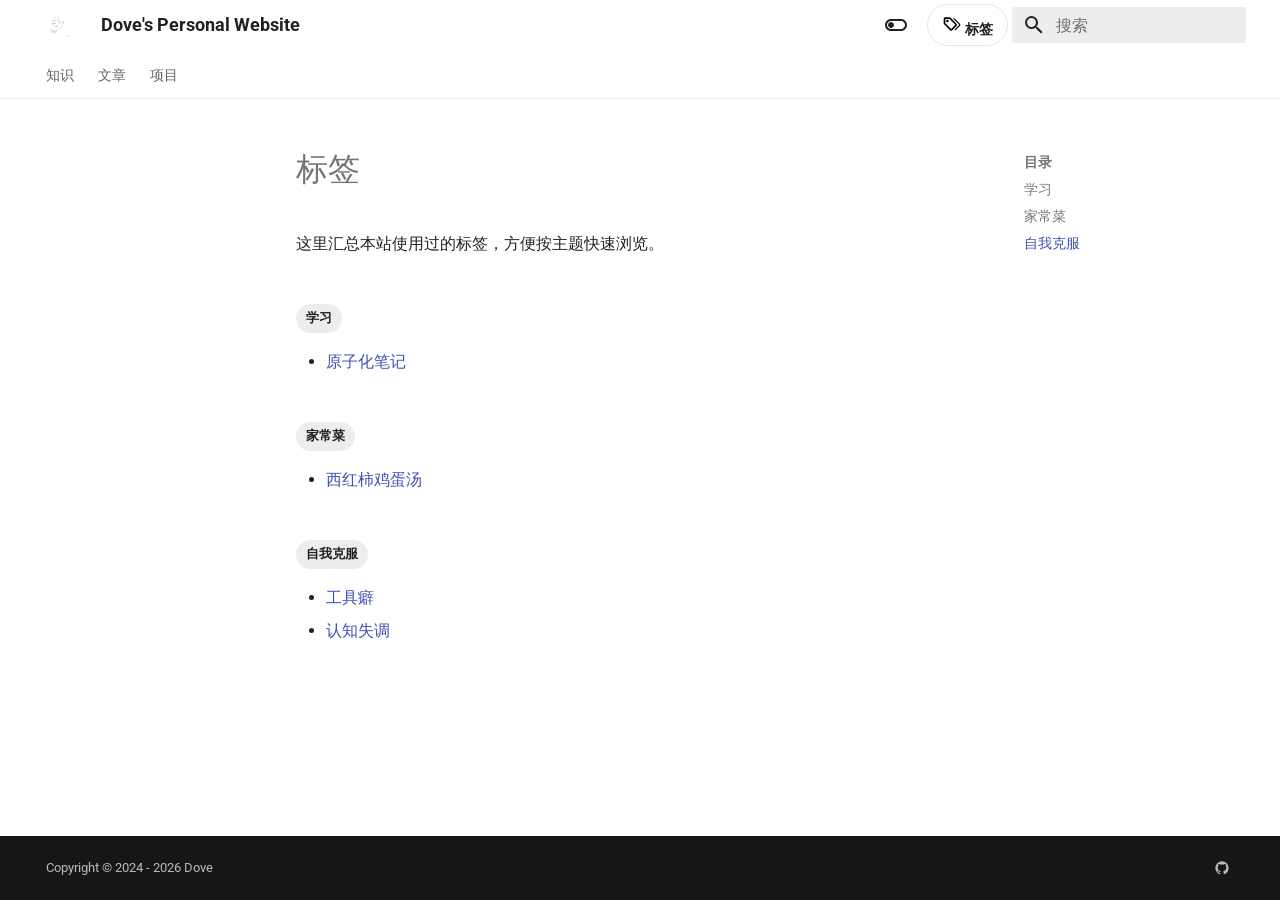
<file: tags/index.html>
<!doctype html>
<html lang="zh" class="no-js">
  <head>
    
      <meta charset="utf-8">
      <meta name="viewport" content="width=device-width,initial-scale=1">
      
        <meta name="description" content="个人知识库与数字花园">
      
      
        <meta name="author" content="Dove">
      
      
        <link rel="canonical" href="https://jialedove.github.io/Jialedove/tags/">
      
      
      
      
        
      
      
      <link rel="icon" href="../assets/images/branding/dove-favicon.svg">
      <meta name="generator" content="mkdocs-1.6.1, mkdocs-material-9.7.2">
    
    
      
        <title>标签 - Dove's Personal Website</title>
      
    
    
      <link rel="stylesheet" href="../assets/stylesheets/main.484c7ddc.min.css">
      
        
        <link rel="stylesheet" href="../assets/stylesheets/palette.ab4e12ef.min.css">
      
      


    
    
      
    
    
      
        
        
        <link rel="preconnect" href="https://fonts.gstatic.com" crossorigin>
        <link rel="stylesheet" href="https://fonts.googleapis.com/css?family=Roboto:300,300i,400,400i,700,700i%7CRoboto+Mono:400,400i,700,700i&display=fallback">
        <style>:root{--md-text-font:"Roboto";--md-code-font:"Roboto Mono"}</style>
      
    
    
      <link rel="stylesheet" href="../stylesheets/extra.css">
    
    <script>__md_scope=new URL("..",location),__md_hash=e=>[...e].reduce(((e,_)=>(e<<5)-e+_.charCodeAt(0)),0),__md_get=(e,_=localStorage,t=__md_scope)=>JSON.parse(_.getItem(t.pathname+"."+e)),__md_set=(e,_,t=localStorage,a=__md_scope)=>{try{t.setItem(a.pathname+"."+e,JSON.stringify(_))}catch(e){}}</script>
    
      
  


  
  

<script id="__analytics">function __md_analytics(){function e(){dataLayer.push(arguments)}window.dataLayer=window.dataLayer||[],e("js",new Date),e("config","G-BMLP6MP942"),document.addEventListener("DOMContentLoaded",(function(){document.forms.search&&document.forms.search.query.addEventListener("blur",(function(){this.value&&e("event","search",{search_term:this.value})}));document$.subscribe((function(){var t=document.forms.feedback;if(void 0!==t)for(var a of t.querySelectorAll("[type=submit]"))a.addEventListener("click",(function(a){a.preventDefault();var n=document.location.pathname,d=this.getAttribute("data-md-value");e("event","feedback",{page:n,data:d}),t.firstElementChild.disabled=!0;var r=t.querySelector(".md-feedback__note [data-md-value='"+d+"']");r&&(r.hidden=!1)})),t.hidden=!1})),location$.subscribe((function(t){e("config","G-BMLP6MP942",{page_path:t.pathname})}))}));var t=document.createElement("script");t.async=!0,t.src="https://www.googletagmanager.com/gtag/js?id=G-BMLP6MP942",document.getElementById("__analytics").insertAdjacentElement("afterEnd",t)}</script>
  
    <script>"undefined"!=typeof __md_analytics&&__md_analytics()</script>
  

    
    
  </head>
  
  
    
    
      
    
    
    
    
    <body dir="ltr" data-md-color-scheme="default" data-md-color-primary="white" data-md-color-accent="indigo">
  
    
    <input class="md-toggle" data-md-toggle="drawer" type="checkbox" id="__drawer" autocomplete="off">
    <input class="md-toggle" data-md-toggle="search" type="checkbox" id="__search" autocomplete="off">
    <label class="md-overlay" for="__drawer"></label>
    <div data-md-component="skip">
      
        
        <a href="#_1" class="md-skip">
          跳转至
        </a>
      
    </div>
    <div data-md-component="announce">
      
    </div>
    
    
      


<header class="md-header" data-md-component="header">
  <nav class="md-header__inner md-grid" aria-label="页眉">
    <a href=".." title="Dove&#39;s Personal Website" class="md-header__button md-logo" aria-label="Dove's Personal Website" data-md-component="logo">
      
  
  <svg xmlns="http://www.w3.org/2000/svg" width="584pt" height="600pt" viewBox="0 0 584 600" preserveAspectRatio="xMidYMid meet">
  <g transform="translate(0,600) scale(0.1,-0.1)" fill="currentColor" stroke="none">
    <path d="M3079 5241 c-165 -105 -315 -359 -348 -586 -10 -71 -9 -164 2 -182 4 -6 46 -37 94 -69 148 -98 244 -174 333 -264 143 -143 216 -263 255 -416 32 -125 21 -312 -22 -411 l-17 -38 -3 30 c-16 174 -28 257 -44 313 -23 82 -98 231 -149 297 -66 85 -191 202 -316 295 -235 175 -280 210 -344 273 -152 146 -270 334 -305 483 -2 10 -10 43 -17 73 -15 62 -37 83 -62 58 -9 -8 -16 -18 -16 -20 0 -2 -10 -26 -22 -53 -12 -27 -23 -58 -25 -69 -2 -11 -8 -31 -13 -45 -17 -45 -30 -153 -30 -261 0 -230 97 -457 268 -626 46 -46 80 -83 75 -84 -50 -5 -167 6 -258 25 -142 29 -327 130 -444 243 -94 91 -111 89 -111 -11 0 -53 5 -81 25 -156 17 -68 83 -205 132 -278 70 -102 258 -269 331 -293 20 -6 42 -15 47 -19 22 -17 191 -60 261 -66 41 -4 74 -10 74 -13 0 -4 -33 -16 -72 -28 -270 -82 -569 -25 -823 156 -79 57 -122 81 -110 61 3 -6 1 -10 -4 -10 -17 0 -13 -50 8 -108 19 -51 107 -222 120 -232 3 -3 25 -30 47 -60 43 -57 171 -190 184 -190 4 0 14 -8 21 -17 23 -27 157 -111 244 -153 163 -77 330 -112 526 -111 196 1 347 39 517 128 34 19 62 30 62 26 0 -19 -88 -108 -139 -141 -153 -98 -309 -143 -492 -143 -48 0 -60 -4 -81 -27 -14 -15 -33 -40 -41 -57 -24 -46 -136 -168 -211 -230 -168 -137 -381 -227 -605 -254 -77 -10 -285 -7 -322 4 -8 3 -23 -1 -32 -8 -15 -11 -16 -17 -5 -47 49 -143 165 -259 302 -301 79 -24 309 14 355 59 7 7 16 10 19 7 18 -17 -190 -173 -300 -225 -66 -31 -169 -60 -211 -60 -30 0 -52 -23 -40 -44 10 -17 73 -85 102 -108 95 -79 238 -100 345 -53 33 15 74 37 90 51 17 13 38 29 46 36 8 6 41 36 73 67 l59 56 -18 -40 c-25 -54 -136 -226 -195 -301 -27 -34 -49 -69 -49 -78 0 -64 179 -36 272 42 45 38 130 157 168 234 17 38 35 66 40 63 4 -2 1 -46 -6 -97 -7 -51 -16 -135 -19 -186 -6 -90 -5 -93 17 -101 34 -12 132 41 195 106 53 55 124 185 138 253 4 19 11 41 15 50 4 8 18 76 29 150 12 74 31 153 42 176 44 92 131 162 222 179 20 4 38 6 39 4 2 -1 12 3 24 9 11 6 43 14 69 18 27 3 66 12 87 20 21 7 40 13 43 14 3 0 6 0 8 1 1 0 9 2 17 4 96 21 231 69 330 117 225 108 448 338 528 543 56 144 75 250 76 412 1 71 5 109 11 105 6 -3 4 1 -3 10 -15 18 -9 164 7 196 5 9 15 30 22 45 41 87 127 142 241 153 73 8 98 18 98 41 0 9 -35 49 -77 90 -43 41 -78 77 -79 81 -2 14 -15 47 -31 77 -9 17 -22 42 -30 56 -22 44 -112 105 -185 127 -114 34 -261 11 -378 -58 -60 -35 -180 -144 -180 -162 0 -4 -4 -8 -8 -8 -5 0 -9 21 -11 47 -3 60 -28 205 -45 263 -19 62 -78 195 -118 262 -83 141 -169 316 -172 348 -1 8 -7 25 -14 38 -8 13 -11 30 -8 37 3 8 1 17 -3 19 -5 3 -14 42 -21 87 -12 77 -10 198 6 332 6 44 -5 77 -25 77 -4 0 -27 -13 -52 -29z m59 -23 c-5 -18 -12 -96 -15 -173 -8 -224 27 -358 152 -590 186 -342 225 -455 228 -657 1 -65 4 -118 7 -118 3 0 16 19 30 41 37 61 158 170 224 203 187 92 392 69 495 -56 13 -16 37 -62 53 -101 20 -50 40 -80 66 -102 41 -33 112 -107 112 -116 0 -4 -35 -9 -77 -11 -132 -8 -220 -66 -272 -177 -25 -54 -26 -65 -32 -296 -7 -240 -11 -273 -51 -395 -109 -337 -406 -589 -829 -704 -52 -14 -153 -39 -225 -55 -273 -61 -340 -135 -384 -421 -44 -285 -132 -430 -314 -513 l-38 -18 6 58 c29 271 57 503 63 518 4 12 3 16 -4 12 -6 -4 -14 -19 -18 -34 -3 -15 -24 -68 -45 -118 -124 -290 -236 -405 -396 -405 l-66 0 45 53 c104 122 213 308 272 465 30 80 28 106 -3 45 -35 -67 -155 -205 -227 -260 -129 -99 -236 -117 -358 -60 -53 24 -177 128 -177 149 0 4 13 8 30 8 91 0 251 64 368 147 71 50 282 249 282 266 0 5 -10 2 -22 -7 -136 -97 -273 -148 -398 -149 -166 -1 -272 73 -361 253 -17 34 -29 63 -27 65 2 2 30 -2 63 -7 77 -13 299 -3 390 17 238 52 440 160 601 322 45 45 102 112 127 150 l46 69 123 12 c143 13 242 39 338 87 132 64 202 126 264 229 20 33 36 63 36 67 0 4 -33 -15 -73 -41 -86 -58 -208 -112 -320 -142 -70 -19 -108 -22 -257 -23 -183 0 -229 7 -375 52 -334 104 -640 392 -746 702 -32 93 -27 96 54 35 209 -157 470 -234 706 -206 56 6 129 21 163 33 63 21 148 66 148 77 0 4 -23 5 -51 3 -103 -7 -271 28 -386 79 -263 119 -479 422 -500 705 l-6 80 74 -70 c83 -79 151 -126 256 -179 139 -69 354 -115 478 -100 l59 6 -24 20 c-169 136 -278 292 -337 485 -24 79 -27 103 -27 238 1 121 5 165 22 228 22 81 70 197 81 197 4 0 12 -30 19 -66 27 -143 117 -321 234 -463 71 -87 170 -171 370 -317 319 -233 461 -406 527 -645 28 -101 43 -266 32 -354 -5 -38 -7 -72 -5 -73 5 -7 58 83 76 132 50 131 60 279 28 413 -60 251 -233 458 -569 683 l-124 83 5 111 c6 121 31 212 89 329 63 124 171 252 257 304 49 30 52 29 40 -9z"/>
    <path d="M4016 3779 c-54 -42 -21 -139 48 -139 34 0 76 41 76 75 0 31 -49 85 -78 85 -11 0 -31 -9 -46 -21z m75 -19 c13 -7 19 -21 19 -45 0 -24 -6 -38 -19 -45 -28 -14 -38 -13 -61 10 -24 24 -26 53 -4 74 18 19 38 20 65 6z"/>
    <path d="M5474 418 c-21 -28 -52 -59 -68 -68 -43 -23 -42 -36 3 -64 22 -14 54 -46 71 -71 17 -25 36 -45 43 -44 7 0 26 21 42 46 17 26 45 54 63 64 19 10 36 20 39 22 9 10 -8 47 -22 47 -19 0 -85 58 -85 74 0 12 -31 46 -42 46 -3 0 -23 -23 -44 -52z m60 18 c9 -37 53 -84 91 -98 19 -6 35 -15 35 -18 0 -3 -16 -12 -35 -18 -38 -14 -82 -61 -91 -98 -8 -31 -20 -31 -28 0 -9 37 -53 84 -91 98 -19 6 -35 15 -35 18 0 3 16 12 35 18 38 14 82 61 91 98 3 13 10 24 14 24 4 0 11 -11 14 -24z"/>
  </g>
</svg>

    </a>
    <label class="md-header__button md-icon" for="__drawer">
      
      <svg xmlns="http://www.w3.org/2000/svg" viewBox="0 0 24 24"><path d="M3 6h18v2H3zm0 5h18v2H3zm0 5h18v2H3z"/></svg>
    </label>
    <div class="md-header__title" data-md-component="header-title">
      <div class="md-header__ellipsis">
        <div class="md-header__topic">
          <a href=".." class="md-header__topic-link">
            <span class="md-ellipsis">
              Dove's Personal Website
            </span>
          </a>
        </div>
        <div class="md-header__topic" data-md-component="header-topic">
          <span class="md-ellipsis">
            
              标签
            
          </span>
        </div>
      </div>
    </div>
    
      
        <form class="md-header__option" data-md-component="palette">
  
    
    
    
    <input class="md-option" data-md-color-media="(prefers-color-scheme: light)" data-md-color-scheme="default" data-md-color-primary="white" data-md-color-accent="indigo"  aria-label="切换到深色模式"  type="radio" name="__palette" id="__palette_0">
    
      <label class="md-header__button md-icon" title="切换到深色模式" for="__palette_1" hidden>
        <svg xmlns="http://www.w3.org/2000/svg" viewBox="0 0 24 24"><path d="M17 6H7c-3.31 0-6 2.69-6 6s2.69 6 6 6h10c3.31 0 6-2.69 6-6s-2.69-6-6-6m0 10H7c-2.21 0-4-1.79-4-4s1.79-4 4-4h10c2.21 0 4 1.79 4 4s-1.79 4-4 4M7 9c-1.66 0-3 1.34-3 3s1.34 3 3 3 3-1.34 3-3-1.34-3-3-3"/></svg>
      </label>
    
  
    
    
    
    <input class="md-option" data-md-color-media="(prefers-color-scheme: dark)" data-md-color-scheme="slate" data-md-color-primary="black" data-md-color-accent="indigo"  aria-label="切换到浅色模式"  type="radio" name="__palette" id="__palette_1">
    
      <label class="md-header__button md-icon" title="切换到浅色模式" for="__palette_0" hidden>
        <svg xmlns="http://www.w3.org/2000/svg" viewBox="0 0 24 24"><path d="M17 7H7a5 5 0 0 0-5 5 5 5 0 0 0 5 5h10a5 5 0 0 0 5-5 5 5 0 0 0-5-5m0 8a3 3 0 0 1-3-3 3 3 0 0 1 3-3 3 3 0 0 1 3 3 3 3 0 0 1-3 3"/></svg>
      </label>
    
  
</form>
      
    
    
      <script>var palette=__md_get("__palette");if(palette&&palette.color){if("(prefers-color-scheme)"===palette.color.media){var media=matchMedia("(prefers-color-scheme: light)"),input=document.querySelector(media.matches?"[data-md-color-media='(prefers-color-scheme: light)']":"[data-md-color-media='(prefers-color-scheme: dark)']");palette.color.media=input.getAttribute("data-md-color-media"),palette.color.scheme=input.getAttribute("data-md-color-scheme"),palette.color.primary=input.getAttribute("data-md-color-primary"),palette.color.accent=input.getAttribute("data-md-color-accent")}for(var[key,value]of Object.entries(palette.color))document.body.setAttribute("data-md-color-"+key,value)}</script>
    
    <a href="./" class="md-header__button md-header__tags-link" title="标签" aria-label="标签">
      <svg xmlns="http://www.w3.org/2000/svg" viewBox="0 0 24 24"><path d="M6.5 10C7.3 10 8 9.3 8 8.5S7.3 7 6.5 7 5 7.7 5 8.5 5.7 10 6.5 10M9 6l7 7-5 5-7-7V6zm0-2H4c-1.1 0-2 .9-2 2v5c0 .6.2 1.1.6 1.4l7 7c.3.4.8.6 1.4.6s1.1-.2 1.4-.6l5-5c.4-.4.6-.9.6-1.4 0-.6-.2-1.1-.6-1.4l-7-7C10.1 4.2 9.6 4 9 4m4.5 1.7 1-1 6.9 6.9c.4.4.6.9.6 1.4s-.2 1.1-.6 1.4L16 19.8l-1-1 5.7-5.8z"/></svg>
      <span>标签</span>
    </a>
    
    
      
      
      
        <label class="md-header__button md-icon" for="__search">
          
          <svg xmlns="http://www.w3.org/2000/svg" viewBox="0 0 24 24"><path d="M9.5 3A6.5 6.5 0 0 1 16 9.5c0 1.61-.59 3.09-1.56 4.23l.27.27h.79l5 5-1.5 1.5-5-5v-.79l-.27-.27A6.52 6.52 0 0 1 9.5 16 6.5 6.5 0 0 1 3 9.5 6.5 6.5 0 0 1 9.5 3m0 2C7 5 5 7 5 9.5S7 14 9.5 14 14 12 14 9.5 12 5 9.5 5"/></svg>
        </label>
        <div class="md-search" data-md-component="search" role="dialog">
  <label class="md-search__overlay" for="__search"></label>
  <div class="md-search__inner" role="search">
    <form class="md-search__form" name="search">
      <input type="text" class="md-search__input" name="query" aria-label="搜索" placeholder="搜索" autocapitalize="off" autocorrect="off" autocomplete="off" spellcheck="false" data-md-component="search-query" required>
      <label class="md-search__icon md-icon" for="__search">
        
        <svg xmlns="http://www.w3.org/2000/svg" viewBox="0 0 24 24"><path d="M9.5 3A6.5 6.5 0 0 1 16 9.5c0 1.61-.59 3.09-1.56 4.23l.27.27h.79l5 5-1.5 1.5-5-5v-.79l-.27-.27A6.52 6.52 0 0 1 9.5 16 6.5 6.5 0 0 1 3 9.5 6.5 6.5 0 0 1 9.5 3m0 2C7 5 5 7 5 9.5S7 14 9.5 14 14 12 14 9.5 12 5 9.5 5"/></svg>
        
        <svg xmlns="http://www.w3.org/2000/svg" viewBox="0 0 24 24"><path d="M20 11v2H8l5.5 5.5-1.42 1.42L4.16 12l7.92-7.92L13.5 5.5 8 11z"/></svg>
      </label>
      <nav class="md-search__options" aria-label="查找">
        
        <button type="reset" class="md-search__icon md-icon" title="清空当前内容" aria-label="清空当前内容" tabindex="-1">
          
          <svg xmlns="http://www.w3.org/2000/svg" viewBox="0 0 24 24"><path d="M19 6.41 17.59 5 12 10.59 6.41 5 5 6.41 10.59 12 5 17.59 6.41 19 12 13.41 17.59 19 19 17.59 13.41 12z"/></svg>
        </button>
      </nav>
      
        <div class="md-search__suggest" data-md-component="search-suggest"></div>
      
    </form>
    <div class="md-search__output">
      <div class="md-search__scrollwrap" tabindex="0" data-md-scrollfix>
        <div class="md-search-result" data-md-component="search-result">
          <div class="md-search-result__meta">
            正在初始化搜索引擎
          </div>
          <ol class="md-search-result__list" role="presentation"></ol>
        </div>
      </div>
    </div>
  </div>
</div>
      
    
    
  </nav>
  
</header>
    
    <div class="md-container" data-md-component="container">
      
      
        
          
            
<nav class="md-tabs" aria-label="标签" data-md-component="tabs">
  <div class="md-grid">
    <ul class="md-tabs__list">
      
        
  
  
  
  
    
    
      <li class="md-tabs__item">
        <a href="../knowledge/" class="md-tabs__link">
          
  
  
    
  
  知识

        </a>
      </li>
    
  

      
        
  
  
  
  
    
    
      <li class="md-tabs__item">
        <a href="../articles/" class="md-tabs__link">
          
  
  
    
  
  文章

        </a>
      </li>
    
  

      
        
  
  
  
  
    
    
      <li class="md-tabs__item">
        <a href="../projects/" class="md-tabs__link">
          
  
  
    
  
  项目

        </a>
      </li>
    
  

      
    </ul>
  </div>
</nav>
          
        
      
      <main class="md-main" data-md-component="main">
        <div class="md-main__inner md-grid">
          
            
              
              <div class="md-sidebar md-sidebar--primary" data-md-component="sidebar" data-md-type="navigation" >
                <div class="md-sidebar__scrollwrap">
                  <div class="md-sidebar__inner">
                    


  


<nav class="md-nav md-nav--primary md-nav--lifted" aria-label="导航栏" data-md-level="0">
  <label class="md-nav__title" for="__drawer">
    <a href=".." title="Dove&#39;s Personal Website" class="md-nav__button md-logo" aria-label="Dove's Personal Website" data-md-component="logo">
      
  
  <svg xmlns="http://www.w3.org/2000/svg" width="584pt" height="600pt" viewBox="0 0 584 600" preserveAspectRatio="xMidYMid meet">
  <g transform="translate(0,600) scale(0.1,-0.1)" fill="currentColor" stroke="none">
    <path d="M3079 5241 c-165 -105 -315 -359 -348 -586 -10 -71 -9 -164 2 -182 4 -6 46 -37 94 -69 148 -98 244 -174 333 -264 143 -143 216 -263 255 -416 32 -125 21 -312 -22 -411 l-17 -38 -3 30 c-16 174 -28 257 -44 313 -23 82 -98 231 -149 297 -66 85 -191 202 -316 295 -235 175 -280 210 -344 273 -152 146 -270 334 -305 483 -2 10 -10 43 -17 73 -15 62 -37 83 -62 58 -9 -8 -16 -18 -16 -20 0 -2 -10 -26 -22 -53 -12 -27 -23 -58 -25 -69 -2 -11 -8 -31 -13 -45 -17 -45 -30 -153 -30 -261 0 -230 97 -457 268 -626 46 -46 80 -83 75 -84 -50 -5 -167 6 -258 25 -142 29 -327 130 -444 243 -94 91 -111 89 -111 -11 0 -53 5 -81 25 -156 17 -68 83 -205 132 -278 70 -102 258 -269 331 -293 20 -6 42 -15 47 -19 22 -17 191 -60 261 -66 41 -4 74 -10 74 -13 0 -4 -33 -16 -72 -28 -270 -82 -569 -25 -823 156 -79 57 -122 81 -110 61 3 -6 1 -10 -4 -10 -17 0 -13 -50 8 -108 19 -51 107 -222 120 -232 3 -3 25 -30 47 -60 43 -57 171 -190 184 -190 4 0 14 -8 21 -17 23 -27 157 -111 244 -153 163 -77 330 -112 526 -111 196 1 347 39 517 128 34 19 62 30 62 26 0 -19 -88 -108 -139 -141 -153 -98 -309 -143 -492 -143 -48 0 -60 -4 -81 -27 -14 -15 -33 -40 -41 -57 -24 -46 -136 -168 -211 -230 -168 -137 -381 -227 -605 -254 -77 -10 -285 -7 -322 4 -8 3 -23 -1 -32 -8 -15 -11 -16 -17 -5 -47 49 -143 165 -259 302 -301 79 -24 309 14 355 59 7 7 16 10 19 7 18 -17 -190 -173 -300 -225 -66 -31 -169 -60 -211 -60 -30 0 -52 -23 -40 -44 10 -17 73 -85 102 -108 95 -79 238 -100 345 -53 33 15 74 37 90 51 17 13 38 29 46 36 8 6 41 36 73 67 l59 56 -18 -40 c-25 -54 -136 -226 -195 -301 -27 -34 -49 -69 -49 -78 0 -64 179 -36 272 42 45 38 130 157 168 234 17 38 35 66 40 63 4 -2 1 -46 -6 -97 -7 -51 -16 -135 -19 -186 -6 -90 -5 -93 17 -101 34 -12 132 41 195 106 53 55 124 185 138 253 4 19 11 41 15 50 4 8 18 76 29 150 12 74 31 153 42 176 44 92 131 162 222 179 20 4 38 6 39 4 2 -1 12 3 24 9 11 6 43 14 69 18 27 3 66 12 87 20 21 7 40 13 43 14 3 0 6 0 8 1 1 0 9 2 17 4 96 21 231 69 330 117 225 108 448 338 528 543 56 144 75 250 76 412 1 71 5 109 11 105 6 -3 4 1 -3 10 -15 18 -9 164 7 196 5 9 15 30 22 45 41 87 127 142 241 153 73 8 98 18 98 41 0 9 -35 49 -77 90 -43 41 -78 77 -79 81 -2 14 -15 47 -31 77 -9 17 -22 42 -30 56 -22 44 -112 105 -185 127 -114 34 -261 11 -378 -58 -60 -35 -180 -144 -180 -162 0 -4 -4 -8 -8 -8 -5 0 -9 21 -11 47 -3 60 -28 205 -45 263 -19 62 -78 195 -118 262 -83 141 -169 316 -172 348 -1 8 -7 25 -14 38 -8 13 -11 30 -8 37 3 8 1 17 -3 19 -5 3 -14 42 -21 87 -12 77 -10 198 6 332 6 44 -5 77 -25 77 -4 0 -27 -13 -52 -29z m59 -23 c-5 -18 -12 -96 -15 -173 -8 -224 27 -358 152 -590 186 -342 225 -455 228 -657 1 -65 4 -118 7 -118 3 0 16 19 30 41 37 61 158 170 224 203 187 92 392 69 495 -56 13 -16 37 -62 53 -101 20 -50 40 -80 66 -102 41 -33 112 -107 112 -116 0 -4 -35 -9 -77 -11 -132 -8 -220 -66 -272 -177 -25 -54 -26 -65 -32 -296 -7 -240 -11 -273 -51 -395 -109 -337 -406 -589 -829 -704 -52 -14 -153 -39 -225 -55 -273 -61 -340 -135 -384 -421 -44 -285 -132 -430 -314 -513 l-38 -18 6 58 c29 271 57 503 63 518 4 12 3 16 -4 12 -6 -4 -14 -19 -18 -34 -3 -15 -24 -68 -45 -118 -124 -290 -236 -405 -396 -405 l-66 0 45 53 c104 122 213 308 272 465 30 80 28 106 -3 45 -35 -67 -155 -205 -227 -260 -129 -99 -236 -117 -358 -60 -53 24 -177 128 -177 149 0 4 13 8 30 8 91 0 251 64 368 147 71 50 282 249 282 266 0 5 -10 2 -22 -7 -136 -97 -273 -148 -398 -149 -166 -1 -272 73 -361 253 -17 34 -29 63 -27 65 2 2 30 -2 63 -7 77 -13 299 -3 390 17 238 52 440 160 601 322 45 45 102 112 127 150 l46 69 123 12 c143 13 242 39 338 87 132 64 202 126 264 229 20 33 36 63 36 67 0 4 -33 -15 -73 -41 -86 -58 -208 -112 -320 -142 -70 -19 -108 -22 -257 -23 -183 0 -229 7 -375 52 -334 104 -640 392 -746 702 -32 93 -27 96 54 35 209 -157 470 -234 706 -206 56 6 129 21 163 33 63 21 148 66 148 77 0 4 -23 5 -51 3 -103 -7 -271 28 -386 79 -263 119 -479 422 -500 705 l-6 80 74 -70 c83 -79 151 -126 256 -179 139 -69 354 -115 478 -100 l59 6 -24 20 c-169 136 -278 292 -337 485 -24 79 -27 103 -27 238 1 121 5 165 22 228 22 81 70 197 81 197 4 0 12 -30 19 -66 27 -143 117 -321 234 -463 71 -87 170 -171 370 -317 319 -233 461 -406 527 -645 28 -101 43 -266 32 -354 -5 -38 -7 -72 -5 -73 5 -7 58 83 76 132 50 131 60 279 28 413 -60 251 -233 458 -569 683 l-124 83 5 111 c6 121 31 212 89 329 63 124 171 252 257 304 49 30 52 29 40 -9z"/>
    <path d="M4016 3779 c-54 -42 -21 -139 48 -139 34 0 76 41 76 75 0 31 -49 85 -78 85 -11 0 -31 -9 -46 -21z m75 -19 c13 -7 19 -21 19 -45 0 -24 -6 -38 -19 -45 -28 -14 -38 -13 -61 10 -24 24 -26 53 -4 74 18 19 38 20 65 6z"/>
    <path d="M5474 418 c-21 -28 -52 -59 -68 -68 -43 -23 -42 -36 3 -64 22 -14 54 -46 71 -71 17 -25 36 -45 43 -44 7 0 26 21 42 46 17 26 45 54 63 64 19 10 36 20 39 22 9 10 -8 47 -22 47 -19 0 -85 58 -85 74 0 12 -31 46 -42 46 -3 0 -23 -23 -44 -52z m60 18 c9 -37 53 -84 91 -98 19 -6 35 -15 35 -18 0 -3 -16 -12 -35 -18 -38 -14 -82 -61 -91 -98 -8 -31 -20 -31 -28 0 -9 37 -53 84 -91 98 -19 6 -35 15 -35 18 0 3 16 12 35 18 38 14 82 61 91 98 3 13 10 24 14 24 4 0 11 -11 14 -24z"/>
  </g>
</svg>

    </a>
    Dove's Personal Website
  </label>
  
  <ul class="md-nav__list" data-md-scrollfix>
    
      
      
  
  
  
  
    
    
      
        
      
        
      
        
      
        
      
    
    
    
      
      
    
    
    <li class="md-nav__item md-nav__item--nested">
      
        
        
        <input class="md-nav__toggle md-toggle " type="checkbox" id="__nav_1" >
        
          
          <label class="md-nav__link" for="__nav_1" id="__nav_1_label" tabindex="0">
            
  
  
  <span class="md-ellipsis">
    
  
    知识
  

    
  </span>
  
  

            <span class="md-nav__icon md-icon"></span>
          </label>
        
        <nav class="md-nav" data-md-level="1" aria-labelledby="__nav_1_label" aria-expanded="false">
          <label class="md-nav__title" for="__nav_1">
            <span class="md-nav__icon md-icon"></span>
            
  
    知识
  

          </label>
          <ul class="md-nav__list" data-md-scrollfix>
            
              
                
  
  
  
  
    <li class="md-nav__item">
      <a href="../knowledge/" class="md-nav__link">
        
  
  
  <span class="md-ellipsis">
    
  
    总览
  

    
  </span>
  
  

      </a>
    </li>
  

              
            
              
                
  
  
  
  
    <li class="md-nav__item">
      <a href="../atomic-notes/" class="md-nav__link">
        
  
  
  <span class="md-ellipsis">
    
  
    原子化笔记
  

    
  </span>
  
  

      </a>
    </li>
  

              
            
              
                
  
  
  
  
    <li class="md-nav__item">
      <a href="../tool-obsession/" class="md-nav__link">
        
  
  
  <span class="md-ellipsis">
    
  
    工具癖
  

    
  </span>
  
  

      </a>
    </li>
  

              
            
              
                
  
  
  
  
    <li class="md-nav__item">
      <a href="../cognitive-dissonance/" class="md-nav__link">
        
  
  
  <span class="md-ellipsis">
    
  
    认知失调
  

    
  </span>
  
  

      </a>
    </li>
  

              
            
          </ul>
        </nav>
      
    </li>
  

    
      
      
  
  
  
  
    
    
      
        
      
    
    
    
      
      
    
    
    <li class="md-nav__item md-nav__item--nested">
      
        
        
        <input class="md-nav__toggle md-toggle " type="checkbox" id="__nav_2" >
        
          
          <label class="md-nav__link" for="__nav_2" id="__nav_2_label" tabindex="0">
            
  
  
  <span class="md-ellipsis">
    
  
    文章
  

    
  </span>
  
  

            <span class="md-nav__icon md-icon"></span>
          </label>
        
        <nav class="md-nav" data-md-level="1" aria-labelledby="__nav_2_label" aria-expanded="false">
          <label class="md-nav__title" for="__nav_2">
            <span class="md-nav__icon md-icon"></span>
            
  
    文章
  

          </label>
          <ul class="md-nav__list" data-md-scrollfix>
            
              
                
  
  
  
  
    <li class="md-nav__item">
      <a href="../articles/" class="md-nav__link">
        
  
  
  <span class="md-ellipsis">
    
  
    总览
  

    
  </span>
  
  

      </a>
    </li>
  

              
            
          </ul>
        </nav>
      
    </li>
  

    
      
      
  
  
  
  
    
    
      
        
      
        
      
    
    
    
      
      
    
    
    <li class="md-nav__item md-nav__item--nested">
      
        
        
        <input class="md-nav__toggle md-toggle " type="checkbox" id="__nav_3" >
        
          
          <label class="md-nav__link" for="__nav_3" id="__nav_3_label" tabindex="0">
            
  
  
  <span class="md-ellipsis">
    
  
    项目
  

    
  </span>
  
  

            <span class="md-nav__icon md-icon"></span>
          </label>
        
        <nav class="md-nav" data-md-level="1" aria-labelledby="__nav_3_label" aria-expanded="false">
          <label class="md-nav__title" for="__nav_3">
            <span class="md-nav__icon md-icon"></span>
            
  
    项目
  

          </label>
          <ul class="md-nav__list" data-md-scrollfix>
            
              
                
  
  
  
  
    <li class="md-nav__item">
      <a href="../projects/" class="md-nav__link">
        
  
  
  <span class="md-ellipsis">
    
  
    总览
  

    
  </span>
  
  

      </a>
    </li>
  

              
            
              
                
  
  
  
  
    <li class="md-nav__item">
      <a href="../menu/" class="md-nav__link">
        
  
  
  <span class="md-ellipsis">
    
  
    菜单
  

    
  </span>
  
  

      </a>
    </li>
  

              
            
          </ul>
        </nav>
      
    </li>
  

    
  </ul>
</nav>
                  </div>
                </div>
              </div>
            
            
              
              <div class="md-sidebar md-sidebar--secondary" data-md-component="sidebar" data-md-type="toc" >
                <div class="md-sidebar__scrollwrap">
                  <div class="md-sidebar__inner">
                    

<nav class="md-nav md-nav--secondary" aria-label="目录">
  
  
  
    
  
  
    <label class="md-nav__title" for="__toc">
      <span class="md-nav__icon md-icon"></span>
      目录
    </label>
    <ul class="md-nav__list" data-md-component="toc" data-md-scrollfix>
      
        <li class="md-nav__item">
  <a href="#tag:学习" class="md-nav__link">
    <span class="md-ellipsis">
      
        学习
      
    </span>
  </a>
  
</li>
      
        <li class="md-nav__item">
  <a href="#tag:家常菜" class="md-nav__link">
    <span class="md-ellipsis">
      
        家常菜
      
    </span>
  </a>
  
</li>
      
        <li class="md-nav__item">
  <a href="#tag:自我克服" class="md-nav__link">
    <span class="md-ellipsis">
      
        自我克服
      
    </span>
  </a>
  
</li>
      
    </ul>
  
</nav>
                  </div>
                </div>
              </div>
            
          
          
            <div class="md-content" data-md-component="content">
              
                




              
              <article class="md-content__inner md-typeset">
                
                  



<h1 id="_1">标签<a class="headerlink" href="#_1" title="Permanent link">&para;</a></h1>
<p>这里汇总本站使用过的标签，方便按主题快速浏览。</p>


  <h2 id="tag:学习">


<span class="md-tag">学习</span><a class="headerlink" href="#tag:学习" title="Permanent link">&para;</a></h2>
  <ul>
    
      <li>
        <a href="../atomic-notes/">
          原子化笔记
        </a>
      </li>
    
    
  </ul>



  <h2 id="tag:家常菜">


<span class="md-tag">家常菜</span><a class="headerlink" href="#tag:家常菜" title="Permanent link">&para;</a></h2>
  <ul>
    
      <li>
        <a href="../tomato-egg-soup/">
          西红柿鸡蛋汤
        </a>
      </li>
    
    
  </ul>



  <h2 id="tag:自我克服">


<span class="md-tag">自我克服</span><a class="headerlink" href="#tag:自我克服" title="Permanent link">&para;</a></h2>
  <ul>
    
      <li>
        <a href="../tool-obsession/">
          工具癖
        </a>
      </li>
    
      <li>
        <a href="../cognitive-dissonance/">
          认知失调
        </a>
      </li>
    
    
  </ul>










  




                
              </article>
            </div>
          
          
<script>var target=document.getElementById(location.hash.slice(1));target&&target.name&&(target.checked=target.name.startsWith("__tabbed_"))</script>
        </div>
        
          <button type="button" class="md-top md-icon" data-md-component="top" hidden>
  
  <svg xmlns="http://www.w3.org/2000/svg" viewBox="0 0 24 24"><path d="M13 20h-2V8l-5.5 5.5-1.42-1.42L12 4.16l7.92 7.92-1.42 1.42L13 8z"/></svg>
  回到页面顶部
</button>
        
      </main>
      
        <footer class="md-footer">
  
  <div class="md-footer-meta md-typeset">
    <div class="md-footer-meta__inner md-grid">
      <div class="md-copyright">
  
    <div class="md-copyright__highlight">
      Copyright &copy; 2024 - 2026 Dove
    </div>
  
  
</div>
      
        
<div class="md-social">
  
    
    
    
    
    <a href="https://github.com/jialedove" target="_blank" rel="noopener" title="GitHub" class="md-social__link">
      <svg xmlns="http://www.w3.org/2000/svg" viewBox="0 0 24 24"><path d="M12 2A10 10 0 0 0 2 12c0 4.42 2.87 8.17 6.84 9.5.5.08.66-.23.66-.5v-1.69c-2.77.6-3.36-1.34-3.36-1.34-.46-1.16-1.11-1.47-1.11-1.47-.91-.62.07-.6.07-.6 1 .07 1.53 1.03 1.53 1.03.87 1.52 2.34 1.07 2.91.83.09-.65.35-1.09.63-1.34-2.22-.25-4.55-1.11-4.55-4.92 0-1.11.38-2 1.03-2.71-.1-.25-.45-1.29.1-2.64 0 0 .84-.27 2.75 1.02.79-.22 1.65-.33 2.5-.33s1.71.11 2.5.33c1.91-1.29 2.75-1.02 2.75-1.02.55 1.35.2 2.39.1 2.64.65.71 1.03 1.6 1.03 2.71 0 3.82-2.34 4.66-4.57 4.91.36.31.69.92.69 1.85V21c0 .27.16.59.67.5C19.14 20.16 22 16.42 22 12A10 10 0 0 0 12 2"/></svg>
    </a>
  
</div>
      
    </div>
  </div>
</footer>
      
    </div>
    <div class="md-dialog" data-md-component="dialog">
      <div class="md-dialog__inner md-typeset"></div>
    </div>
    
      <div class="md-progress" data-md-component="progress" role="progressbar"></div>
    
    
    
      
      
      <script id="__config" type="application/json">{"annotate": null, "base": "..", "features": ["navigation.tabs", "navigation.indexes", "navigation.path", "navigation.instant", "navigation.instant.progress", "navigation.top", "search.highlight", "search.suggest", "content.code.copy", "toc.follow"], "search": "../assets/javascripts/workers/search.2c215733.min.js", "tags": null, "translations": {"clipboard.copied": "\u5df2\u590d\u5236", "clipboard.copy": "\u590d\u5236", "search.result.more.one": "\u5728\u8be5\u9875\u4e0a\u8fd8\u6709 1 \u4e2a\u7b26\u5408\u6761\u4ef6\u7684\u7ed3\u679c", "search.result.more.other": "\u5728\u8be5\u9875\u4e0a\u8fd8\u6709 # \u4e2a\u7b26\u5408\u6761\u4ef6\u7684\u7ed3\u679c", "search.result.none": "\u6ca1\u6709\u627e\u5230\u7b26\u5408\u6761\u4ef6\u7684\u7ed3\u679c", "search.result.one": "\u627e\u5230 1 \u4e2a\u7b26\u5408\u6761\u4ef6\u7684\u7ed3\u679c", "search.result.other": "# \u4e2a\u7b26\u5408\u6761\u4ef6\u7684\u7ed3\u679c", "search.result.placeholder": "\u952e\u5165\u4ee5\u5f00\u59cb\u641c\u7d22", "search.result.term.missing": "\u7f3a\u5c11", "select.version": "\u9009\u62e9\u5f53\u524d\u7248\u672c"}, "version": null}</script>
    
    
      <script src="../assets/javascripts/bundle.79ae519e.min.js"></script>
      
        <script src="../javascripts/shortcuts.js"></script>
      
    
  </body>
</html>
</file>
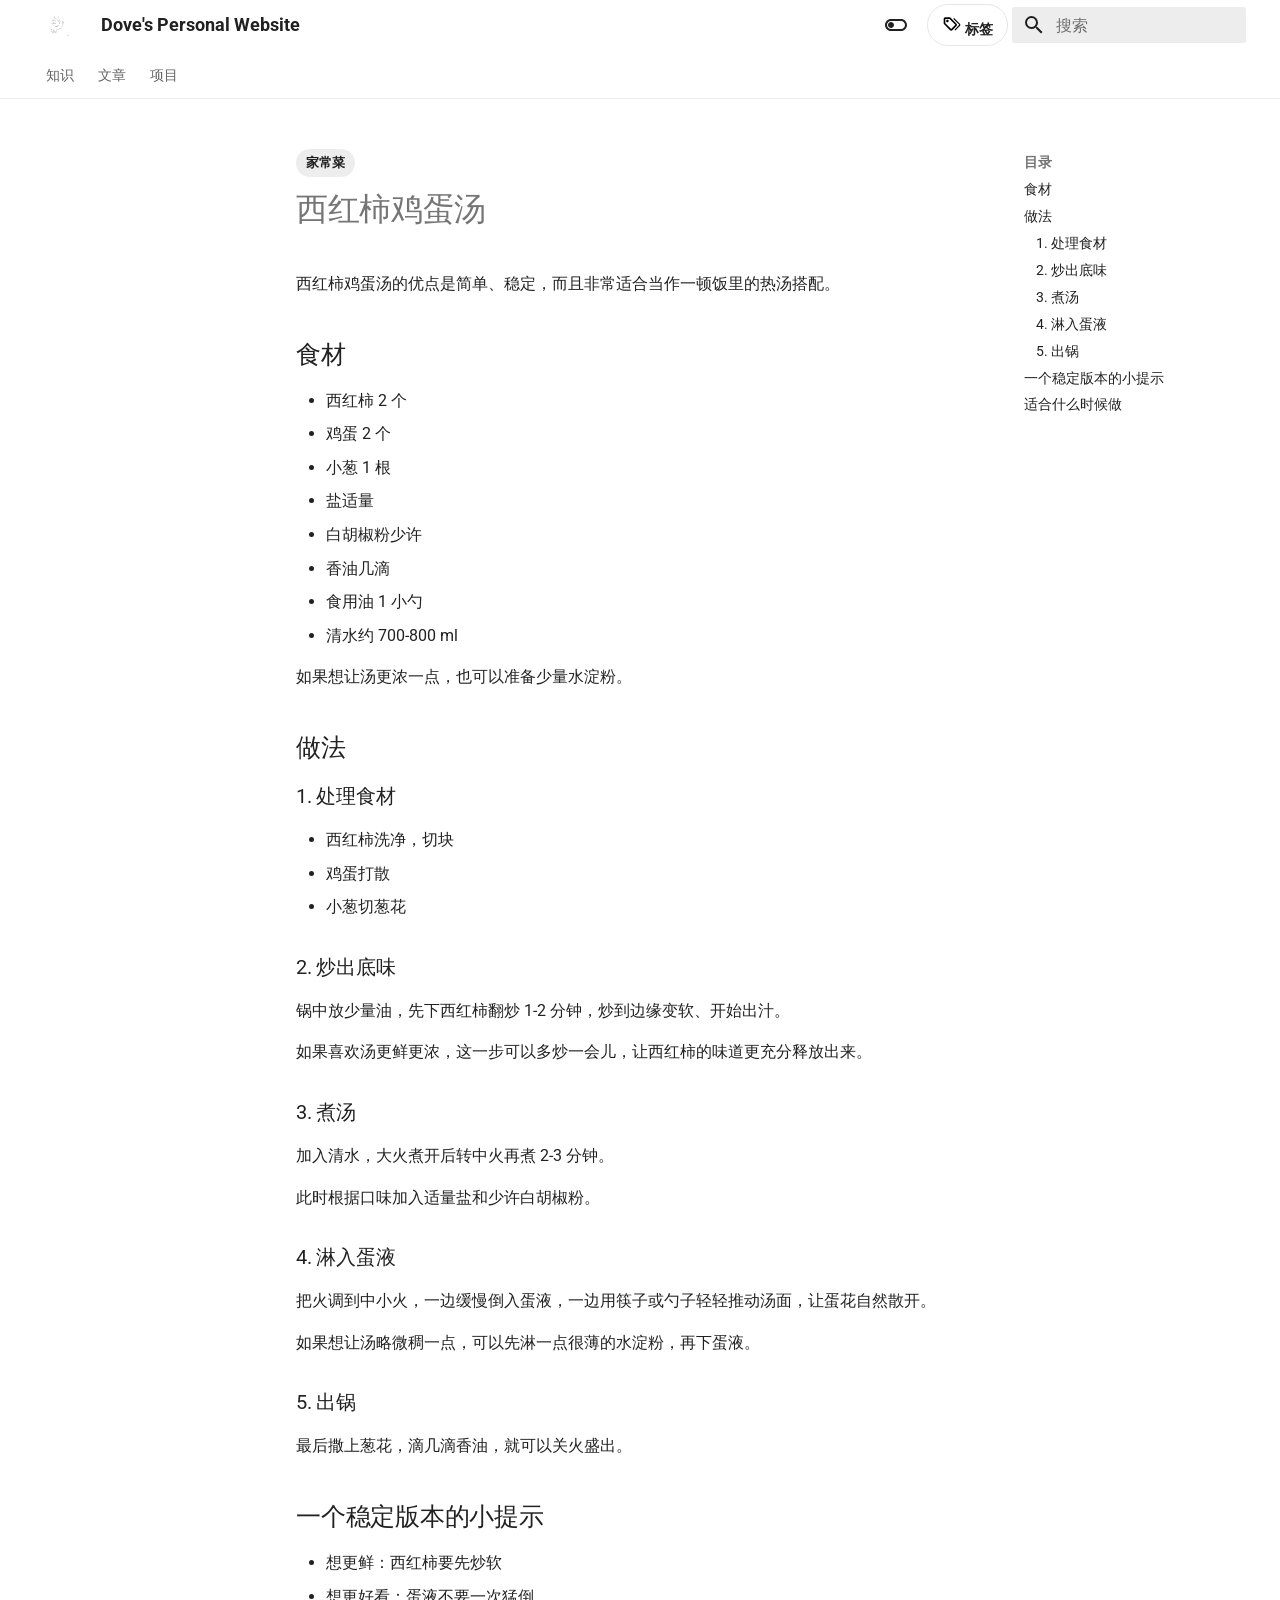
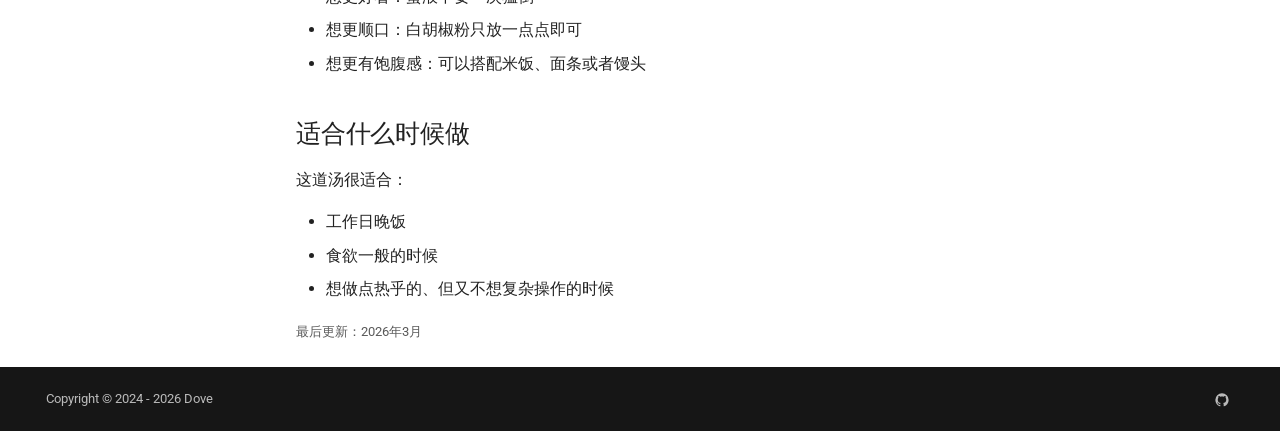
<file: tomato-egg-soup/index.html>
<!doctype html>
<html lang="zh" class="no-js">
  <head>
    
      <meta charset="utf-8">
      <meta name="viewport" content="width=device-width,initial-scale=1">
      
        <meta name="description" content="一道快手、清爽、适合日常重复做的家常汤。">
      
      
        <meta name="author" content="Dove">
      
      
        <link rel="canonical" href="https://jialedove.github.io/Jialedove/tomato-egg-soup/">
      
      
      
      
        
      
      
      <link rel="icon" href="../assets/images/branding/dove-favicon.svg">
      <meta name="generator" content="mkdocs-1.6.1, mkdocs-material-9.7.2">
    
    
      
        <title>西红柿鸡蛋汤 - Dove's Personal Website</title>
      
    
    
      <link rel="stylesheet" href="../assets/stylesheets/main.484c7ddc.min.css">
      
        
        <link rel="stylesheet" href="../assets/stylesheets/palette.ab4e12ef.min.css">
      
      


    
    
      
    
    
      
        
        
        <link rel="preconnect" href="https://fonts.gstatic.com" crossorigin>
        <link rel="stylesheet" href="https://fonts.googleapis.com/css?family=Roboto:300,300i,400,400i,700,700i%7CRoboto+Mono:400,400i,700,700i&display=fallback">
        <style>:root{--md-text-font:"Roboto";--md-code-font:"Roboto Mono"}</style>
      
    
    
      <link rel="stylesheet" href="../stylesheets/extra.css">
    
    <script>__md_scope=new URL("..",location),__md_hash=e=>[...e].reduce(((e,_)=>(e<<5)-e+_.charCodeAt(0)),0),__md_get=(e,_=localStorage,t=__md_scope)=>JSON.parse(_.getItem(t.pathname+"."+e)),__md_set=(e,_,t=localStorage,a=__md_scope)=>{try{t.setItem(a.pathname+"."+e,JSON.stringify(_))}catch(e){}}</script>
    
      
  


  
  

<script id="__analytics">function __md_analytics(){function e(){dataLayer.push(arguments)}window.dataLayer=window.dataLayer||[],e("js",new Date),e("config","G-BMLP6MP942"),document.addEventListener("DOMContentLoaded",(function(){document.forms.search&&document.forms.search.query.addEventListener("blur",(function(){this.value&&e("event","search",{search_term:this.value})}));document$.subscribe((function(){var t=document.forms.feedback;if(void 0!==t)for(var a of t.querySelectorAll("[type=submit]"))a.addEventListener("click",(function(a){a.preventDefault();var n=document.location.pathname,d=this.getAttribute("data-md-value");e("event","feedback",{page:n,data:d}),t.firstElementChild.disabled=!0;var r=t.querySelector(".md-feedback__note [data-md-value='"+d+"']");r&&(r.hidden=!1)})),t.hidden=!1})),location$.subscribe((function(t){e("config","G-BMLP6MP942",{page_path:t.pathname})}))}));var t=document.createElement("script");t.async=!0,t.src="https://www.googletagmanager.com/gtag/js?id=G-BMLP6MP942",document.getElementById("__analytics").insertAdjacentElement("afterEnd",t)}</script>
  
    <script>"undefined"!=typeof __md_analytics&&__md_analytics()</script>
  

    
    
  </head>
  
  
    
    
      
    
    
    
    
    <body dir="ltr" data-md-color-scheme="default" data-md-color-primary="white" data-md-color-accent="indigo">
  
    
    <input class="md-toggle" data-md-toggle="drawer" type="checkbox" id="__drawer" autocomplete="off">
    <input class="md-toggle" data-md-toggle="search" type="checkbox" id="__search" autocomplete="off">
    <label class="md-overlay" for="__drawer"></label>
    <div data-md-component="skip">
      
        
        <a href="#_1" class="md-skip">
          跳转至
        </a>
      
    </div>
    <div data-md-component="announce">
      
    </div>
    
    
      


<header class="md-header" data-md-component="header">
  <nav class="md-header__inner md-grid" aria-label="页眉">
    <a href=".." title="Dove&#39;s Personal Website" class="md-header__button md-logo" aria-label="Dove's Personal Website" data-md-component="logo">
      
  
  <svg xmlns="http://www.w3.org/2000/svg" width="584pt" height="600pt" viewBox="0 0 584 600" preserveAspectRatio="xMidYMid meet">
  <g transform="translate(0,600) scale(0.1,-0.1)" fill="currentColor" stroke="none">
    <path d="M3079 5241 c-165 -105 -315 -359 -348 -586 -10 -71 -9 -164 2 -182 4 -6 46 -37 94 -69 148 -98 244 -174 333 -264 143 -143 216 -263 255 -416 32 -125 21 -312 -22 -411 l-17 -38 -3 30 c-16 174 -28 257 -44 313 -23 82 -98 231 -149 297 -66 85 -191 202 -316 295 -235 175 -280 210 -344 273 -152 146 -270 334 -305 483 -2 10 -10 43 -17 73 -15 62 -37 83 -62 58 -9 -8 -16 -18 -16 -20 0 -2 -10 -26 -22 -53 -12 -27 -23 -58 -25 -69 -2 -11 -8 -31 -13 -45 -17 -45 -30 -153 -30 -261 0 -230 97 -457 268 -626 46 -46 80 -83 75 -84 -50 -5 -167 6 -258 25 -142 29 -327 130 -444 243 -94 91 -111 89 -111 -11 0 -53 5 -81 25 -156 17 -68 83 -205 132 -278 70 -102 258 -269 331 -293 20 -6 42 -15 47 -19 22 -17 191 -60 261 -66 41 -4 74 -10 74 -13 0 -4 -33 -16 -72 -28 -270 -82 -569 -25 -823 156 -79 57 -122 81 -110 61 3 -6 1 -10 -4 -10 -17 0 -13 -50 8 -108 19 -51 107 -222 120 -232 3 -3 25 -30 47 -60 43 -57 171 -190 184 -190 4 0 14 -8 21 -17 23 -27 157 -111 244 -153 163 -77 330 -112 526 -111 196 1 347 39 517 128 34 19 62 30 62 26 0 -19 -88 -108 -139 -141 -153 -98 -309 -143 -492 -143 -48 0 -60 -4 -81 -27 -14 -15 -33 -40 -41 -57 -24 -46 -136 -168 -211 -230 -168 -137 -381 -227 -605 -254 -77 -10 -285 -7 -322 4 -8 3 -23 -1 -32 -8 -15 -11 -16 -17 -5 -47 49 -143 165 -259 302 -301 79 -24 309 14 355 59 7 7 16 10 19 7 18 -17 -190 -173 -300 -225 -66 -31 -169 -60 -211 -60 -30 0 -52 -23 -40 -44 10 -17 73 -85 102 -108 95 -79 238 -100 345 -53 33 15 74 37 90 51 17 13 38 29 46 36 8 6 41 36 73 67 l59 56 -18 -40 c-25 -54 -136 -226 -195 -301 -27 -34 -49 -69 -49 -78 0 -64 179 -36 272 42 45 38 130 157 168 234 17 38 35 66 40 63 4 -2 1 -46 -6 -97 -7 -51 -16 -135 -19 -186 -6 -90 -5 -93 17 -101 34 -12 132 41 195 106 53 55 124 185 138 253 4 19 11 41 15 50 4 8 18 76 29 150 12 74 31 153 42 176 44 92 131 162 222 179 20 4 38 6 39 4 2 -1 12 3 24 9 11 6 43 14 69 18 27 3 66 12 87 20 21 7 40 13 43 14 3 0 6 0 8 1 1 0 9 2 17 4 96 21 231 69 330 117 225 108 448 338 528 543 56 144 75 250 76 412 1 71 5 109 11 105 6 -3 4 1 -3 10 -15 18 -9 164 7 196 5 9 15 30 22 45 41 87 127 142 241 153 73 8 98 18 98 41 0 9 -35 49 -77 90 -43 41 -78 77 -79 81 -2 14 -15 47 -31 77 -9 17 -22 42 -30 56 -22 44 -112 105 -185 127 -114 34 -261 11 -378 -58 -60 -35 -180 -144 -180 -162 0 -4 -4 -8 -8 -8 -5 0 -9 21 -11 47 -3 60 -28 205 -45 263 -19 62 -78 195 -118 262 -83 141 -169 316 -172 348 -1 8 -7 25 -14 38 -8 13 -11 30 -8 37 3 8 1 17 -3 19 -5 3 -14 42 -21 87 -12 77 -10 198 6 332 6 44 -5 77 -25 77 -4 0 -27 -13 -52 -29z m59 -23 c-5 -18 -12 -96 -15 -173 -8 -224 27 -358 152 -590 186 -342 225 -455 228 -657 1 -65 4 -118 7 -118 3 0 16 19 30 41 37 61 158 170 224 203 187 92 392 69 495 -56 13 -16 37 -62 53 -101 20 -50 40 -80 66 -102 41 -33 112 -107 112 -116 0 -4 -35 -9 -77 -11 -132 -8 -220 -66 -272 -177 -25 -54 -26 -65 -32 -296 -7 -240 -11 -273 -51 -395 -109 -337 -406 -589 -829 -704 -52 -14 -153 -39 -225 -55 -273 -61 -340 -135 -384 -421 -44 -285 -132 -430 -314 -513 l-38 -18 6 58 c29 271 57 503 63 518 4 12 3 16 -4 12 -6 -4 -14 -19 -18 -34 -3 -15 -24 -68 -45 -118 -124 -290 -236 -405 -396 -405 l-66 0 45 53 c104 122 213 308 272 465 30 80 28 106 -3 45 -35 -67 -155 -205 -227 -260 -129 -99 -236 -117 -358 -60 -53 24 -177 128 -177 149 0 4 13 8 30 8 91 0 251 64 368 147 71 50 282 249 282 266 0 5 -10 2 -22 -7 -136 -97 -273 -148 -398 -149 -166 -1 -272 73 -361 253 -17 34 -29 63 -27 65 2 2 30 -2 63 -7 77 -13 299 -3 390 17 238 52 440 160 601 322 45 45 102 112 127 150 l46 69 123 12 c143 13 242 39 338 87 132 64 202 126 264 229 20 33 36 63 36 67 0 4 -33 -15 -73 -41 -86 -58 -208 -112 -320 -142 -70 -19 -108 -22 -257 -23 -183 0 -229 7 -375 52 -334 104 -640 392 -746 702 -32 93 -27 96 54 35 209 -157 470 -234 706 -206 56 6 129 21 163 33 63 21 148 66 148 77 0 4 -23 5 -51 3 -103 -7 -271 28 -386 79 -263 119 -479 422 -500 705 l-6 80 74 -70 c83 -79 151 -126 256 -179 139 -69 354 -115 478 -100 l59 6 -24 20 c-169 136 -278 292 -337 485 -24 79 -27 103 -27 238 1 121 5 165 22 228 22 81 70 197 81 197 4 0 12 -30 19 -66 27 -143 117 -321 234 -463 71 -87 170 -171 370 -317 319 -233 461 -406 527 -645 28 -101 43 -266 32 -354 -5 -38 -7 -72 -5 -73 5 -7 58 83 76 132 50 131 60 279 28 413 -60 251 -233 458 -569 683 l-124 83 5 111 c6 121 31 212 89 329 63 124 171 252 257 304 49 30 52 29 40 -9z"/>
    <path d="M4016 3779 c-54 -42 -21 -139 48 -139 34 0 76 41 76 75 0 31 -49 85 -78 85 -11 0 -31 -9 -46 -21z m75 -19 c13 -7 19 -21 19 -45 0 -24 -6 -38 -19 -45 -28 -14 -38 -13 -61 10 -24 24 -26 53 -4 74 18 19 38 20 65 6z"/>
    <path d="M5474 418 c-21 -28 -52 -59 -68 -68 -43 -23 -42 -36 3 -64 22 -14 54 -46 71 -71 17 -25 36 -45 43 -44 7 0 26 21 42 46 17 26 45 54 63 64 19 10 36 20 39 22 9 10 -8 47 -22 47 -19 0 -85 58 -85 74 0 12 -31 46 -42 46 -3 0 -23 -23 -44 -52z m60 18 c9 -37 53 -84 91 -98 19 -6 35 -15 35 -18 0 -3 -16 -12 -35 -18 -38 -14 -82 -61 -91 -98 -8 -31 -20 -31 -28 0 -9 37 -53 84 -91 98 -19 6 -35 15 -35 18 0 3 16 12 35 18 38 14 82 61 91 98 3 13 10 24 14 24 4 0 11 -11 14 -24z"/>
  </g>
</svg>

    </a>
    <label class="md-header__button md-icon" for="__drawer">
      
      <svg xmlns="http://www.w3.org/2000/svg" viewBox="0 0 24 24"><path d="M3 6h18v2H3zm0 5h18v2H3zm0 5h18v2H3z"/></svg>
    </label>
    <div class="md-header__title" data-md-component="header-title">
      <div class="md-header__ellipsis">
        <div class="md-header__topic">
          <a href=".." class="md-header__topic-link">
            <span class="md-ellipsis">
              Dove's Personal Website
            </span>
          </a>
        </div>
        <div class="md-header__topic" data-md-component="header-topic">
          <span class="md-ellipsis">
            
              西红柿鸡蛋汤
            
          </span>
        </div>
      </div>
    </div>
    
      
        <form class="md-header__option" data-md-component="palette">
  
    
    
    
    <input class="md-option" data-md-color-media="(prefers-color-scheme: light)" data-md-color-scheme="default" data-md-color-primary="white" data-md-color-accent="indigo"  aria-label="切换到深色模式"  type="radio" name="__palette" id="__palette_0">
    
      <label class="md-header__button md-icon" title="切换到深色模式" for="__palette_1" hidden>
        <svg xmlns="http://www.w3.org/2000/svg" viewBox="0 0 24 24"><path d="M17 6H7c-3.31 0-6 2.69-6 6s2.69 6 6 6h10c3.31 0 6-2.69 6-6s-2.69-6-6-6m0 10H7c-2.21 0-4-1.79-4-4s1.79-4 4-4h10c2.21 0 4 1.79 4 4s-1.79 4-4 4M7 9c-1.66 0-3 1.34-3 3s1.34 3 3 3 3-1.34 3-3-1.34-3-3-3"/></svg>
      </label>
    
  
    
    
    
    <input class="md-option" data-md-color-media="(prefers-color-scheme: dark)" data-md-color-scheme="slate" data-md-color-primary="black" data-md-color-accent="indigo"  aria-label="切换到浅色模式"  type="radio" name="__palette" id="__palette_1">
    
      <label class="md-header__button md-icon" title="切换到浅色模式" for="__palette_0" hidden>
        <svg xmlns="http://www.w3.org/2000/svg" viewBox="0 0 24 24"><path d="M17 7H7a5 5 0 0 0-5 5 5 5 0 0 0 5 5h10a5 5 0 0 0 5-5 5 5 0 0 0-5-5m0 8a3 3 0 0 1-3-3 3 3 0 0 1 3-3 3 3 0 0 1 3 3 3 3 0 0 1-3 3"/></svg>
      </label>
    
  
</form>
      
    
    
      <script>var palette=__md_get("__palette");if(palette&&palette.color){if("(prefers-color-scheme)"===palette.color.media){var media=matchMedia("(prefers-color-scheme: light)"),input=document.querySelector(media.matches?"[data-md-color-media='(prefers-color-scheme: light)']":"[data-md-color-media='(prefers-color-scheme: dark)']");palette.color.media=input.getAttribute("data-md-color-media"),palette.color.scheme=input.getAttribute("data-md-color-scheme"),palette.color.primary=input.getAttribute("data-md-color-primary"),palette.color.accent=input.getAttribute("data-md-color-accent")}for(var[key,value]of Object.entries(palette.color))document.body.setAttribute("data-md-color-"+key,value)}</script>
    
    <a href="../tags/" class="md-header__button md-header__tags-link" title="标签" aria-label="标签">
      <svg xmlns="http://www.w3.org/2000/svg" viewBox="0 0 24 24"><path d="M6.5 10C7.3 10 8 9.3 8 8.5S7.3 7 6.5 7 5 7.7 5 8.5 5.7 10 6.5 10M9 6l7 7-5 5-7-7V6zm0-2H4c-1.1 0-2 .9-2 2v5c0 .6.2 1.1.6 1.4l7 7c.3.4.8.6 1.4.6s1.1-.2 1.4-.6l5-5c.4-.4.6-.9.6-1.4 0-.6-.2-1.1-.6-1.4l-7-7C10.1 4.2 9.6 4 9 4m4.5 1.7 1-1 6.9 6.9c.4.4.6.9.6 1.4s-.2 1.1-.6 1.4L16 19.8l-1-1 5.7-5.8z"/></svg>
      <span>标签</span>
    </a>
    
    
      
      
      
        <label class="md-header__button md-icon" for="__search">
          
          <svg xmlns="http://www.w3.org/2000/svg" viewBox="0 0 24 24"><path d="M9.5 3A6.5 6.5 0 0 1 16 9.5c0 1.61-.59 3.09-1.56 4.23l.27.27h.79l5 5-1.5 1.5-5-5v-.79l-.27-.27A6.52 6.52 0 0 1 9.5 16 6.5 6.5 0 0 1 3 9.5 6.5 6.5 0 0 1 9.5 3m0 2C7 5 5 7 5 9.5S7 14 9.5 14 14 12 14 9.5 12 5 9.5 5"/></svg>
        </label>
        <div class="md-search" data-md-component="search" role="dialog">
  <label class="md-search__overlay" for="__search"></label>
  <div class="md-search__inner" role="search">
    <form class="md-search__form" name="search">
      <input type="text" class="md-search__input" name="query" aria-label="搜索" placeholder="搜索" autocapitalize="off" autocorrect="off" autocomplete="off" spellcheck="false" data-md-component="search-query" required>
      <label class="md-search__icon md-icon" for="__search">
        
        <svg xmlns="http://www.w3.org/2000/svg" viewBox="0 0 24 24"><path d="M9.5 3A6.5 6.5 0 0 1 16 9.5c0 1.61-.59 3.09-1.56 4.23l.27.27h.79l5 5-1.5 1.5-5-5v-.79l-.27-.27A6.52 6.52 0 0 1 9.5 16 6.5 6.5 0 0 1 3 9.5 6.5 6.5 0 0 1 9.5 3m0 2C7 5 5 7 5 9.5S7 14 9.5 14 14 12 14 9.5 12 5 9.5 5"/></svg>
        
        <svg xmlns="http://www.w3.org/2000/svg" viewBox="0 0 24 24"><path d="M20 11v2H8l5.5 5.5-1.42 1.42L4.16 12l7.92-7.92L13.5 5.5 8 11z"/></svg>
      </label>
      <nav class="md-search__options" aria-label="查找">
        
        <button type="reset" class="md-search__icon md-icon" title="清空当前内容" aria-label="清空当前内容" tabindex="-1">
          
          <svg xmlns="http://www.w3.org/2000/svg" viewBox="0 0 24 24"><path d="M19 6.41 17.59 5 12 10.59 6.41 5 5 6.41 10.59 12 5 17.59 6.41 19 12 13.41 17.59 19 19 17.59 13.41 12z"/></svg>
        </button>
      </nav>
      
        <div class="md-search__suggest" data-md-component="search-suggest"></div>
      
    </form>
    <div class="md-search__output">
      <div class="md-search__scrollwrap" tabindex="0" data-md-scrollfix>
        <div class="md-search-result" data-md-component="search-result">
          <div class="md-search-result__meta">
            正在初始化搜索引擎
          </div>
          <ol class="md-search-result__list" role="presentation"></ol>
        </div>
      </div>
    </div>
  </div>
</div>
      
    
    
  </nav>
  
</header>
    
    <div class="md-container" data-md-component="container">
      
      
        
          
            
<nav class="md-tabs" aria-label="标签" data-md-component="tabs">
  <div class="md-grid">
    <ul class="md-tabs__list">
      
        
  
  
  
  
    
    
      <li class="md-tabs__item">
        <a href="../knowledge/" class="md-tabs__link">
          
  
  
    
  
  知识

        </a>
      </li>
    
  

      
        
  
  
  
  
    
    
      <li class="md-tabs__item">
        <a href="../articles/" class="md-tabs__link">
          
  
  
    
  
  文章

        </a>
      </li>
    
  

      
        
  
  
  
  
    
    
      <li class="md-tabs__item">
        <a href="../projects/" class="md-tabs__link">
          
  
  
    
  
  项目

        </a>
      </li>
    
  

      
    </ul>
  </div>
</nav>
          
        
      
      <main class="md-main" data-md-component="main">
        <div class="md-main__inner md-grid">
          
            
              
              <div class="md-sidebar md-sidebar--primary" data-md-component="sidebar" data-md-type="navigation" >
                <div class="md-sidebar__scrollwrap">
                  <div class="md-sidebar__inner">
                    


  


<nav class="md-nav md-nav--primary md-nav--lifted" aria-label="导航栏" data-md-level="0">
  <label class="md-nav__title" for="__drawer">
    <a href=".." title="Dove&#39;s Personal Website" class="md-nav__button md-logo" aria-label="Dove's Personal Website" data-md-component="logo">
      
  
  <svg xmlns="http://www.w3.org/2000/svg" width="584pt" height="600pt" viewBox="0 0 584 600" preserveAspectRatio="xMidYMid meet">
  <g transform="translate(0,600) scale(0.1,-0.1)" fill="currentColor" stroke="none">
    <path d="M3079 5241 c-165 -105 -315 -359 -348 -586 -10 -71 -9 -164 2 -182 4 -6 46 -37 94 -69 148 -98 244 -174 333 -264 143 -143 216 -263 255 -416 32 -125 21 -312 -22 -411 l-17 -38 -3 30 c-16 174 -28 257 -44 313 -23 82 -98 231 -149 297 -66 85 -191 202 -316 295 -235 175 -280 210 -344 273 -152 146 -270 334 -305 483 -2 10 -10 43 -17 73 -15 62 -37 83 -62 58 -9 -8 -16 -18 -16 -20 0 -2 -10 -26 -22 -53 -12 -27 -23 -58 -25 -69 -2 -11 -8 -31 -13 -45 -17 -45 -30 -153 -30 -261 0 -230 97 -457 268 -626 46 -46 80 -83 75 -84 -50 -5 -167 6 -258 25 -142 29 -327 130 -444 243 -94 91 -111 89 -111 -11 0 -53 5 -81 25 -156 17 -68 83 -205 132 -278 70 -102 258 -269 331 -293 20 -6 42 -15 47 -19 22 -17 191 -60 261 -66 41 -4 74 -10 74 -13 0 -4 -33 -16 -72 -28 -270 -82 -569 -25 -823 156 -79 57 -122 81 -110 61 3 -6 1 -10 -4 -10 -17 0 -13 -50 8 -108 19 -51 107 -222 120 -232 3 -3 25 -30 47 -60 43 -57 171 -190 184 -190 4 0 14 -8 21 -17 23 -27 157 -111 244 -153 163 -77 330 -112 526 -111 196 1 347 39 517 128 34 19 62 30 62 26 0 -19 -88 -108 -139 -141 -153 -98 -309 -143 -492 -143 -48 0 -60 -4 -81 -27 -14 -15 -33 -40 -41 -57 -24 -46 -136 -168 -211 -230 -168 -137 -381 -227 -605 -254 -77 -10 -285 -7 -322 4 -8 3 -23 -1 -32 -8 -15 -11 -16 -17 -5 -47 49 -143 165 -259 302 -301 79 -24 309 14 355 59 7 7 16 10 19 7 18 -17 -190 -173 -300 -225 -66 -31 -169 -60 -211 -60 -30 0 -52 -23 -40 -44 10 -17 73 -85 102 -108 95 -79 238 -100 345 -53 33 15 74 37 90 51 17 13 38 29 46 36 8 6 41 36 73 67 l59 56 -18 -40 c-25 -54 -136 -226 -195 -301 -27 -34 -49 -69 -49 -78 0 -64 179 -36 272 42 45 38 130 157 168 234 17 38 35 66 40 63 4 -2 1 -46 -6 -97 -7 -51 -16 -135 -19 -186 -6 -90 -5 -93 17 -101 34 -12 132 41 195 106 53 55 124 185 138 253 4 19 11 41 15 50 4 8 18 76 29 150 12 74 31 153 42 176 44 92 131 162 222 179 20 4 38 6 39 4 2 -1 12 3 24 9 11 6 43 14 69 18 27 3 66 12 87 20 21 7 40 13 43 14 3 0 6 0 8 1 1 0 9 2 17 4 96 21 231 69 330 117 225 108 448 338 528 543 56 144 75 250 76 412 1 71 5 109 11 105 6 -3 4 1 -3 10 -15 18 -9 164 7 196 5 9 15 30 22 45 41 87 127 142 241 153 73 8 98 18 98 41 0 9 -35 49 -77 90 -43 41 -78 77 -79 81 -2 14 -15 47 -31 77 -9 17 -22 42 -30 56 -22 44 -112 105 -185 127 -114 34 -261 11 -378 -58 -60 -35 -180 -144 -180 -162 0 -4 -4 -8 -8 -8 -5 0 -9 21 -11 47 -3 60 -28 205 -45 263 -19 62 -78 195 -118 262 -83 141 -169 316 -172 348 -1 8 -7 25 -14 38 -8 13 -11 30 -8 37 3 8 1 17 -3 19 -5 3 -14 42 -21 87 -12 77 -10 198 6 332 6 44 -5 77 -25 77 -4 0 -27 -13 -52 -29z m59 -23 c-5 -18 -12 -96 -15 -173 -8 -224 27 -358 152 -590 186 -342 225 -455 228 -657 1 -65 4 -118 7 -118 3 0 16 19 30 41 37 61 158 170 224 203 187 92 392 69 495 -56 13 -16 37 -62 53 -101 20 -50 40 -80 66 -102 41 -33 112 -107 112 -116 0 -4 -35 -9 -77 -11 -132 -8 -220 -66 -272 -177 -25 -54 -26 -65 -32 -296 -7 -240 -11 -273 -51 -395 -109 -337 -406 -589 -829 -704 -52 -14 -153 -39 -225 -55 -273 -61 -340 -135 -384 -421 -44 -285 -132 -430 -314 -513 l-38 -18 6 58 c29 271 57 503 63 518 4 12 3 16 -4 12 -6 -4 -14 -19 -18 -34 -3 -15 -24 -68 -45 -118 -124 -290 -236 -405 -396 -405 l-66 0 45 53 c104 122 213 308 272 465 30 80 28 106 -3 45 -35 -67 -155 -205 -227 -260 -129 -99 -236 -117 -358 -60 -53 24 -177 128 -177 149 0 4 13 8 30 8 91 0 251 64 368 147 71 50 282 249 282 266 0 5 -10 2 -22 -7 -136 -97 -273 -148 -398 -149 -166 -1 -272 73 -361 253 -17 34 -29 63 -27 65 2 2 30 -2 63 -7 77 -13 299 -3 390 17 238 52 440 160 601 322 45 45 102 112 127 150 l46 69 123 12 c143 13 242 39 338 87 132 64 202 126 264 229 20 33 36 63 36 67 0 4 -33 -15 -73 -41 -86 -58 -208 -112 -320 -142 -70 -19 -108 -22 -257 -23 -183 0 -229 7 -375 52 -334 104 -640 392 -746 702 -32 93 -27 96 54 35 209 -157 470 -234 706 -206 56 6 129 21 163 33 63 21 148 66 148 77 0 4 -23 5 -51 3 -103 -7 -271 28 -386 79 -263 119 -479 422 -500 705 l-6 80 74 -70 c83 -79 151 -126 256 -179 139 -69 354 -115 478 -100 l59 6 -24 20 c-169 136 -278 292 -337 485 -24 79 -27 103 -27 238 1 121 5 165 22 228 22 81 70 197 81 197 4 0 12 -30 19 -66 27 -143 117 -321 234 -463 71 -87 170 -171 370 -317 319 -233 461 -406 527 -645 28 -101 43 -266 32 -354 -5 -38 -7 -72 -5 -73 5 -7 58 83 76 132 50 131 60 279 28 413 -60 251 -233 458 -569 683 l-124 83 5 111 c6 121 31 212 89 329 63 124 171 252 257 304 49 30 52 29 40 -9z"/>
    <path d="M4016 3779 c-54 -42 -21 -139 48 -139 34 0 76 41 76 75 0 31 -49 85 -78 85 -11 0 -31 -9 -46 -21z m75 -19 c13 -7 19 -21 19 -45 0 -24 -6 -38 -19 -45 -28 -14 -38 -13 -61 10 -24 24 -26 53 -4 74 18 19 38 20 65 6z"/>
    <path d="M5474 418 c-21 -28 -52 -59 -68 -68 -43 -23 -42 -36 3 -64 22 -14 54 -46 71 -71 17 -25 36 -45 43 -44 7 0 26 21 42 46 17 26 45 54 63 64 19 10 36 20 39 22 9 10 -8 47 -22 47 -19 0 -85 58 -85 74 0 12 -31 46 -42 46 -3 0 -23 -23 -44 -52z m60 18 c9 -37 53 -84 91 -98 19 -6 35 -15 35 -18 0 -3 -16 -12 -35 -18 -38 -14 -82 -61 -91 -98 -8 -31 -20 -31 -28 0 -9 37 -53 84 -91 98 -19 6 -35 15 -35 18 0 3 16 12 35 18 38 14 82 61 91 98 3 13 10 24 14 24 4 0 11 -11 14 -24z"/>
  </g>
</svg>

    </a>
    Dove's Personal Website
  </label>
  
  <ul class="md-nav__list" data-md-scrollfix>
    
      
      
  
  
  
  
    
    
      
        
      
        
      
        
      
        
      
    
    
    
      
      
    
    
    <li class="md-nav__item md-nav__item--nested">
      
        
        
        <input class="md-nav__toggle md-toggle " type="checkbox" id="__nav_1" >
        
          
          <label class="md-nav__link" for="__nav_1" id="__nav_1_label" tabindex="0">
            
  
  
  <span class="md-ellipsis">
    
  
    知识
  

    
  </span>
  
  

            <span class="md-nav__icon md-icon"></span>
          </label>
        
        <nav class="md-nav" data-md-level="1" aria-labelledby="__nav_1_label" aria-expanded="false">
          <label class="md-nav__title" for="__nav_1">
            <span class="md-nav__icon md-icon"></span>
            
  
    知识
  

          </label>
          <ul class="md-nav__list" data-md-scrollfix>
            
              
                
  
  
  
  
    <li class="md-nav__item">
      <a href="../knowledge/" class="md-nav__link">
        
  
  
  <span class="md-ellipsis">
    
  
    总览
  

    
  </span>
  
  

      </a>
    </li>
  

              
            
              
                
  
  
  
  
    <li class="md-nav__item">
      <a href="../atomic-notes/" class="md-nav__link">
        
  
  
  <span class="md-ellipsis">
    
  
    原子化笔记
  

    
  </span>
  
  

      </a>
    </li>
  

              
            
              
                
  
  
  
  
    <li class="md-nav__item">
      <a href="../tool-obsession/" class="md-nav__link">
        
  
  
  <span class="md-ellipsis">
    
  
    工具癖
  

    
  </span>
  
  

      </a>
    </li>
  

              
            
              
                
  
  
  
  
    <li class="md-nav__item">
      <a href="../cognitive-dissonance/" class="md-nav__link">
        
  
  
  <span class="md-ellipsis">
    
  
    认知失调
  

    
  </span>
  
  

      </a>
    </li>
  

              
            
          </ul>
        </nav>
      
    </li>
  

    
      
      
  
  
  
  
    
    
      
        
      
    
    
    
      
      
    
    
    <li class="md-nav__item md-nav__item--nested">
      
        
        
        <input class="md-nav__toggle md-toggle " type="checkbox" id="__nav_2" >
        
          
          <label class="md-nav__link" for="__nav_2" id="__nav_2_label" tabindex="0">
            
  
  
  <span class="md-ellipsis">
    
  
    文章
  

    
  </span>
  
  

            <span class="md-nav__icon md-icon"></span>
          </label>
        
        <nav class="md-nav" data-md-level="1" aria-labelledby="__nav_2_label" aria-expanded="false">
          <label class="md-nav__title" for="__nav_2">
            <span class="md-nav__icon md-icon"></span>
            
  
    文章
  

          </label>
          <ul class="md-nav__list" data-md-scrollfix>
            
              
                
  
  
  
  
    <li class="md-nav__item">
      <a href="../articles/" class="md-nav__link">
        
  
  
  <span class="md-ellipsis">
    
  
    总览
  

    
  </span>
  
  

      </a>
    </li>
  

              
            
          </ul>
        </nav>
      
    </li>
  

    
      
      
  
  
  
  
    
    
      
        
      
        
      
    
    
    
      
      
    
    
    <li class="md-nav__item md-nav__item--nested">
      
        
        
        <input class="md-nav__toggle md-toggle " type="checkbox" id="__nav_3" >
        
          
          <label class="md-nav__link" for="__nav_3" id="__nav_3_label" tabindex="0">
            
  
  
  <span class="md-ellipsis">
    
  
    项目
  

    
  </span>
  
  

            <span class="md-nav__icon md-icon"></span>
          </label>
        
        <nav class="md-nav" data-md-level="1" aria-labelledby="__nav_3_label" aria-expanded="false">
          <label class="md-nav__title" for="__nav_3">
            <span class="md-nav__icon md-icon"></span>
            
  
    项目
  

          </label>
          <ul class="md-nav__list" data-md-scrollfix>
            
              
                
  
  
  
  
    <li class="md-nav__item">
      <a href="../projects/" class="md-nav__link">
        
  
  
  <span class="md-ellipsis">
    
  
    总览
  

    
  </span>
  
  

      </a>
    </li>
  

              
            
              
                
  
  
  
  
    <li class="md-nav__item">
      <a href="../menu/" class="md-nav__link">
        
  
  
  <span class="md-ellipsis">
    
  
    菜单
  

    
  </span>
  
  

      </a>
    </li>
  

              
            
          </ul>
        </nav>
      
    </li>
  

    
  </ul>
</nav>
                  </div>
                </div>
              </div>
            
            
              
              <div class="md-sidebar md-sidebar--secondary" data-md-component="sidebar" data-md-type="toc" >
                <div class="md-sidebar__scrollwrap">
                  <div class="md-sidebar__inner">
                    

<nav class="md-nav md-nav--secondary" aria-label="目录">
  
  
  
    
  
  
    <label class="md-nav__title" for="__toc">
      <span class="md-nav__icon md-icon"></span>
      目录
    </label>
    <ul class="md-nav__list" data-md-component="toc" data-md-scrollfix>
      
        <li class="md-nav__item">
  <a href="#_2" class="md-nav__link">
    <span class="md-ellipsis">
      
        食材
      
    </span>
  </a>
  
</li>
      
        <li class="md-nav__item">
  <a href="#_3" class="md-nav__link">
    <span class="md-ellipsis">
      
        做法
      
    </span>
  </a>
  
    <nav class="md-nav" aria-label="做法">
      <ul class="md-nav__list">
        
          <li class="md-nav__item">
  <a href="#1" class="md-nav__link">
    <span class="md-ellipsis">
      
        1. 处理食材
      
    </span>
  </a>
  
</li>
        
          <li class="md-nav__item">
  <a href="#2" class="md-nav__link">
    <span class="md-ellipsis">
      
        2. 炒出底味
      
    </span>
  </a>
  
</li>
        
          <li class="md-nav__item">
  <a href="#3" class="md-nav__link">
    <span class="md-ellipsis">
      
        3. 煮汤
      
    </span>
  </a>
  
</li>
        
          <li class="md-nav__item">
  <a href="#4" class="md-nav__link">
    <span class="md-ellipsis">
      
        4. 淋入蛋液
      
    </span>
  </a>
  
</li>
        
          <li class="md-nav__item">
  <a href="#5" class="md-nav__link">
    <span class="md-ellipsis">
      
        5. 出锅
      
    </span>
  </a>
  
</li>
        
      </ul>
    </nav>
  
</li>
      
        <li class="md-nav__item">
  <a href="#_4" class="md-nav__link">
    <span class="md-ellipsis">
      
        一个稳定版本的小提示
      
    </span>
  </a>
  
</li>
      
        <li class="md-nav__item">
  <a href="#_5" class="md-nav__link">
    <span class="md-ellipsis">
      
        适合什么时候做
      
    </span>
  </a>
  
</li>
      
    </ul>
  
</nav>
                  </div>
                </div>
              </div>
            
          
          
            <div class="md-content" data-md-component="content">
              
                




              
              <article class="md-content__inner md-typeset">
                
                  

  <nav class="md-tags" >
    
      
      
      
      
        <a href="../tags/#tag:家常菜" class="md-tag">家常菜</a>
      
    
  </nav>



<h1 id="_1">西红柿鸡蛋汤<a class="headerlink" href="#_1" title="Permanent link">&para;</a></h1>
<p>西红柿鸡蛋汤的优点是简单、稳定，而且非常适合当作一顿饭里的热汤搭配。</p>
<h2 id="_2">食材<a class="headerlink" href="#_2" title="Permanent link">&para;</a></h2>
<ul>
<li>西红柿 2 个</li>
<li>鸡蛋 2 个</li>
<li>小葱 1 根</li>
<li>盐适量</li>
<li>白胡椒粉少许</li>
<li>香油几滴</li>
<li>食用油 1 小勺</li>
<li>清水约 700-800 ml</li>
</ul>
<p>如果想让汤更浓一点，也可以准备少量水淀粉。</p>
<h2 id="_3">做法<a class="headerlink" href="#_3" title="Permanent link">&para;</a></h2>
<h3 id="1">1. 处理食材<a class="headerlink" href="#1" title="Permanent link">&para;</a></h3>
<ul>
<li>西红柿洗净，切块</li>
<li>鸡蛋打散</li>
<li>小葱切葱花</li>
</ul>
<h3 id="2">2. 炒出底味<a class="headerlink" href="#2" title="Permanent link">&para;</a></h3>
<p>锅中放少量油，先下西红柿翻炒 1-2 分钟，炒到边缘变软、开始出汁。</p>
<p>如果喜欢汤更鲜更浓，这一步可以多炒一会儿，让西红柿的味道更充分释放出来。</p>
<h3 id="3">3. 煮汤<a class="headerlink" href="#3" title="Permanent link">&para;</a></h3>
<p>加入清水，大火煮开后转中火再煮 2-3 分钟。</p>
<p>此时根据口味加入适量盐和少许白胡椒粉。</p>
<h3 id="4">4. 淋入蛋液<a class="headerlink" href="#4" title="Permanent link">&para;</a></h3>
<p>把火调到中小火，一边缓慢倒入蛋液，一边用筷子或勺子轻轻推动汤面，让蛋花自然散开。</p>
<p>如果想让汤略微稠一点，可以先淋一点很薄的水淀粉，再下蛋液。</p>
<h3 id="5">5. 出锅<a class="headerlink" href="#5" title="Permanent link">&para;</a></h3>
<p>最后撒上葱花，滴几滴香油，就可以关火盛出。</p>
<h2 id="_4">一个稳定版本的小提示<a class="headerlink" href="#_4" title="Permanent link">&para;</a></h2>
<ul>
<li>想更鲜：西红柿要先炒软</li>
<li>想更好看：蛋液不要一次猛倒</li>
<li>想更顺口：白胡椒粉只放一点点即可</li>
<li>想更有饱腹感：可以搭配米饭、面条或者馒头</li>
</ul>
<h2 id="_5">适合什么时候做<a class="headerlink" href="#_5" title="Permanent link">&para;</a></h2>
<p>这道汤很适合：</p>
<ul>
<li>工作日晚饭</li>
<li>食欲一般的时候</li>
<li>想做点热乎的、但又不想复杂操作的时候</li>
</ul>
<p><small>最后更新：2026年3月</small></p>







  
  



  




                
              </article>
            </div>
          
          
<script>var target=document.getElementById(location.hash.slice(1));target&&target.name&&(target.checked=target.name.startsWith("__tabbed_"))</script>
        </div>
        
          <button type="button" class="md-top md-icon" data-md-component="top" hidden>
  
  <svg xmlns="http://www.w3.org/2000/svg" viewBox="0 0 24 24"><path d="M13 20h-2V8l-5.5 5.5-1.42-1.42L12 4.16l7.92 7.92-1.42 1.42L13 8z"/></svg>
  回到页面顶部
</button>
        
      </main>
      
        <footer class="md-footer">
  
  <div class="md-footer-meta md-typeset">
    <div class="md-footer-meta__inner md-grid">
      <div class="md-copyright">
  
    <div class="md-copyright__highlight">
      Copyright &copy; 2024 - 2026 Dove
    </div>
  
  
</div>
      
        
<div class="md-social">
  
    
    
    
    
    <a href="https://github.com/jialedove" target="_blank" rel="noopener" title="GitHub" class="md-social__link">
      <svg xmlns="http://www.w3.org/2000/svg" viewBox="0 0 24 24"><path d="M12 2A10 10 0 0 0 2 12c0 4.42 2.87 8.17 6.84 9.5.5.08.66-.23.66-.5v-1.69c-2.77.6-3.36-1.34-3.36-1.34-.46-1.16-1.11-1.47-1.11-1.47-.91-.62.07-.6.07-.6 1 .07 1.53 1.03 1.53 1.03.87 1.52 2.34 1.07 2.91.83.09-.65.35-1.09.63-1.34-2.22-.25-4.55-1.11-4.55-4.92 0-1.11.38-2 1.03-2.71-.1-.25-.45-1.29.1-2.64 0 0 .84-.27 2.75 1.02.79-.22 1.65-.33 2.5-.33s1.71.11 2.5.33c1.91-1.29 2.75-1.02 2.75-1.02.55 1.35.2 2.39.1 2.64.65.71 1.03 1.6 1.03 2.71 0 3.82-2.34 4.66-4.57 4.91.36.31.69.92.69 1.85V21c0 .27.16.59.67.5C19.14 20.16 22 16.42 22 12A10 10 0 0 0 12 2"/></svg>
    </a>
  
</div>
      
    </div>
  </div>
</footer>
      
    </div>
    <div class="md-dialog" data-md-component="dialog">
      <div class="md-dialog__inner md-typeset"></div>
    </div>
    
      <div class="md-progress" data-md-component="progress" role="progressbar"></div>
    
    
    
      
      
      <script id="__config" type="application/json">{"annotate": null, "base": "..", "features": ["navigation.tabs", "navigation.indexes", "navigation.path", "navigation.instant", "navigation.instant.progress", "navigation.top", "search.highlight", "search.suggest", "content.code.copy", "toc.follow"], "search": "../assets/javascripts/workers/search.2c215733.min.js", "tags": null, "translations": {"clipboard.copied": "\u5df2\u590d\u5236", "clipboard.copy": "\u590d\u5236", "search.result.more.one": "\u5728\u8be5\u9875\u4e0a\u8fd8\u6709 1 \u4e2a\u7b26\u5408\u6761\u4ef6\u7684\u7ed3\u679c", "search.result.more.other": "\u5728\u8be5\u9875\u4e0a\u8fd8\u6709 # \u4e2a\u7b26\u5408\u6761\u4ef6\u7684\u7ed3\u679c", "search.result.none": "\u6ca1\u6709\u627e\u5230\u7b26\u5408\u6761\u4ef6\u7684\u7ed3\u679c", "search.result.one": "\u627e\u5230 1 \u4e2a\u7b26\u5408\u6761\u4ef6\u7684\u7ed3\u679c", "search.result.other": "# \u4e2a\u7b26\u5408\u6761\u4ef6\u7684\u7ed3\u679c", "search.result.placeholder": "\u952e\u5165\u4ee5\u5f00\u59cb\u641c\u7d22", "search.result.term.missing": "\u7f3a\u5c11", "select.version": "\u9009\u62e9\u5f53\u524d\u7248\u672c"}, "version": null}</script>
    
    
      <script src="../assets/javascripts/bundle.79ae519e.min.js"></script>
      
        <script src="../javascripts/shortcuts.js"></script>
      
    
  </body>
</html>
</file>
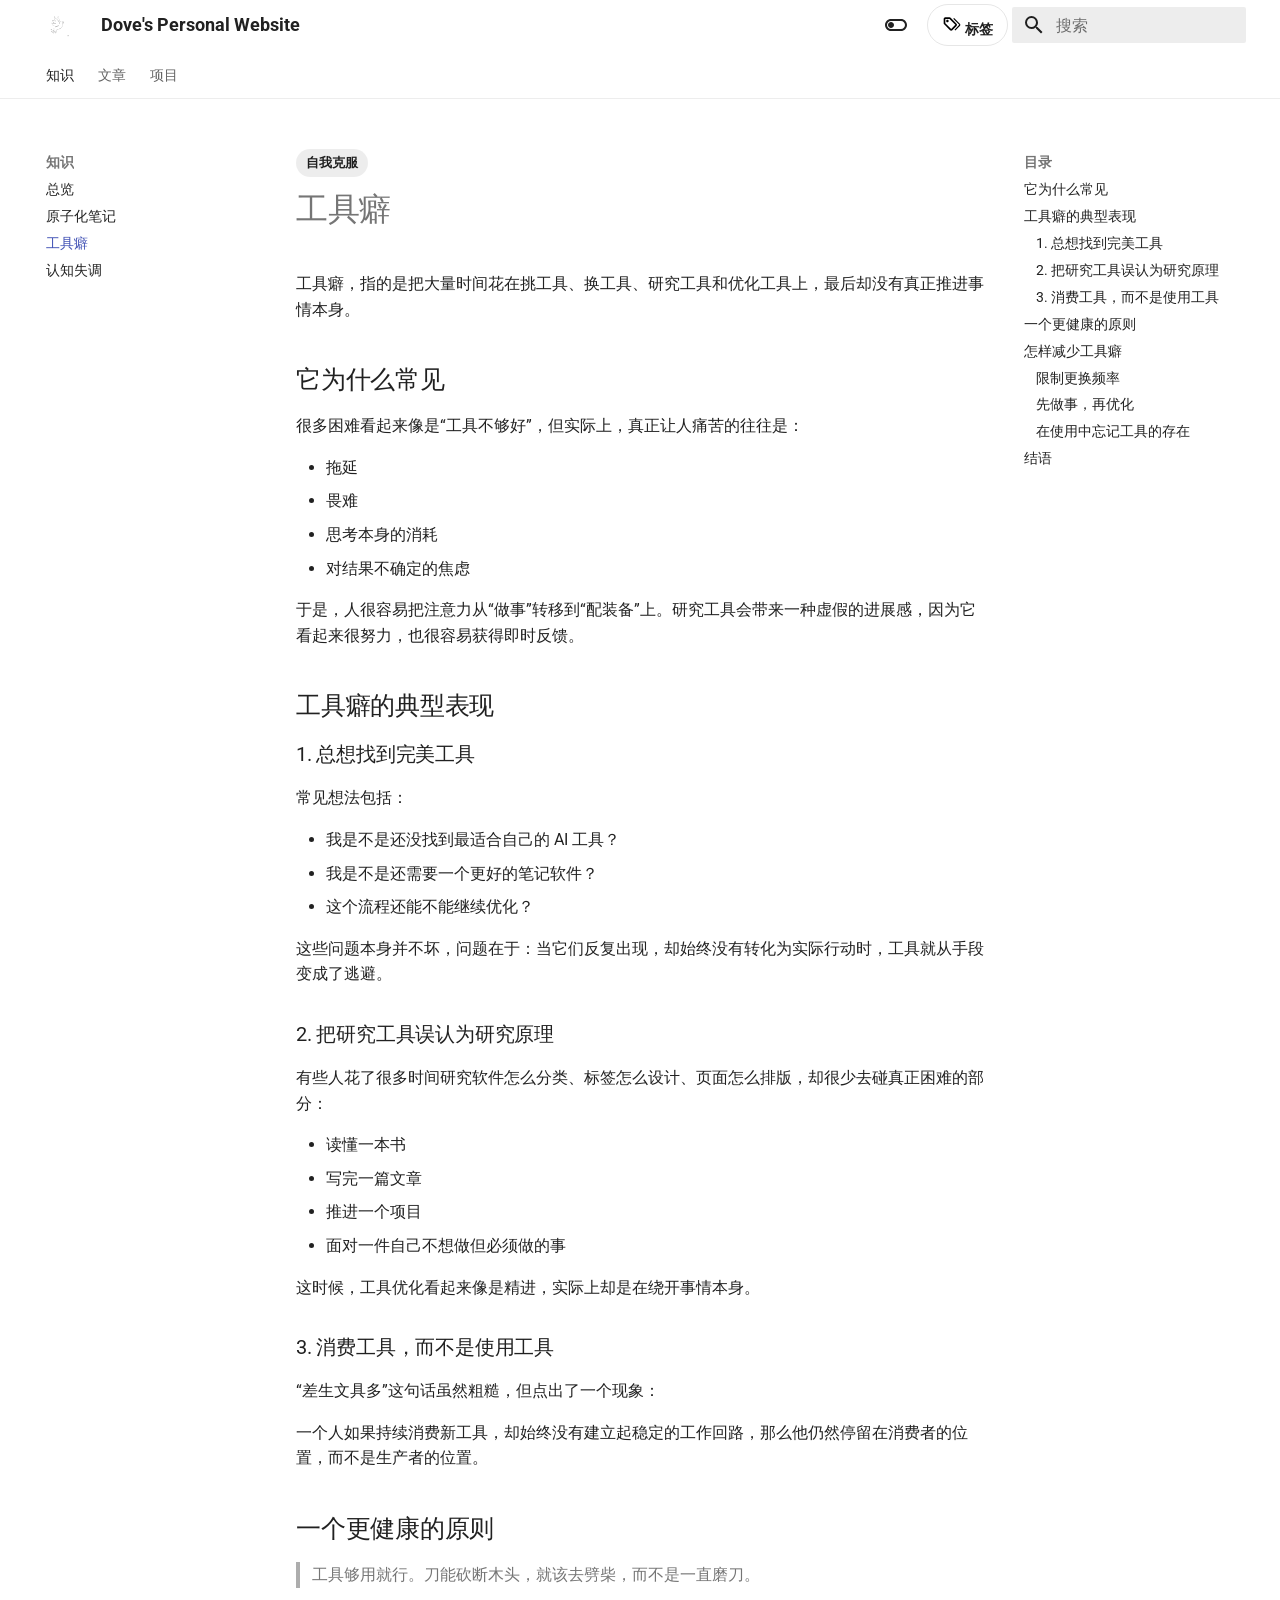
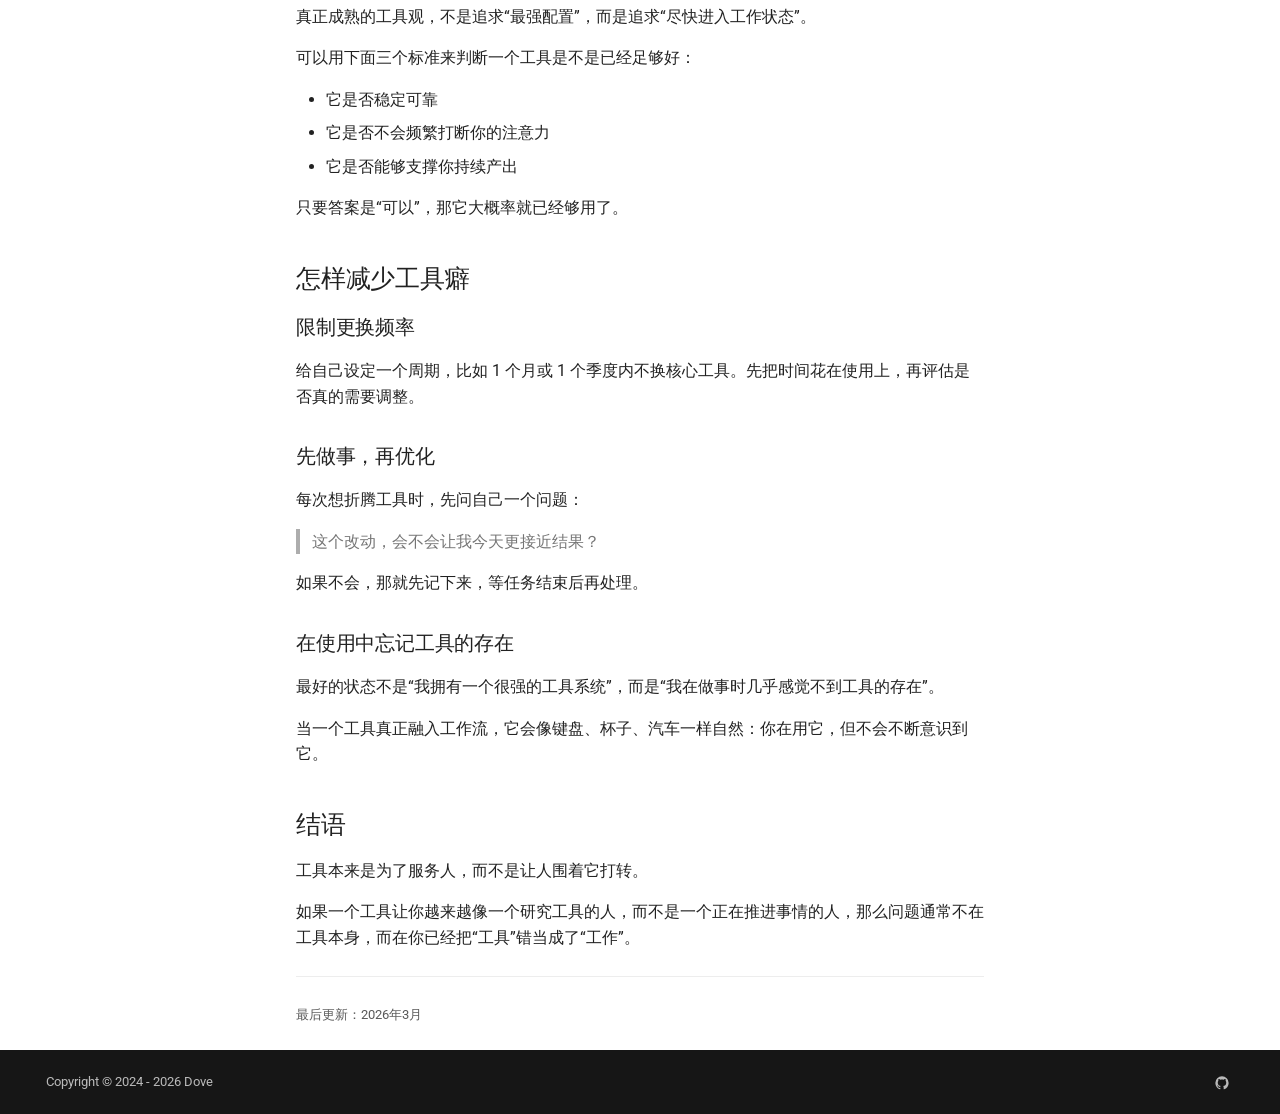
<file: tool-obsession/index.html>
<!doctype html>
<html lang="zh" class="no-js">
  <head>
    
      <meta charset="utf-8">
      <meta name="viewport" content="width=device-width,initial-scale=1">
      
        <meta name="description" content="当一个人不断优化工具、却迟迟不进入真正工作时，会发生什么？">
      
      
        <meta name="author" content="Dove">
      
      
        <link rel="canonical" href="https://jialedove.github.io/Jialedove/tool-obsession/">
      
      
        <link rel="prev" href="../atomic-notes/">
      
      
        <link rel="next" href="../cognitive-dissonance/">
      
      
        
      
      
      <link rel="icon" href="../assets/images/branding/dove-favicon.svg">
      <meta name="generator" content="mkdocs-1.6.1, mkdocs-material-9.7.2">
    
    
      
        <title>工具癖 - Dove's Personal Website</title>
      
    
    
      <link rel="stylesheet" href="../assets/stylesheets/main.484c7ddc.min.css">
      
        
        <link rel="stylesheet" href="../assets/stylesheets/palette.ab4e12ef.min.css">
      
      


    
    
      
    
    
      
        
        
        <link rel="preconnect" href="https://fonts.gstatic.com" crossorigin>
        <link rel="stylesheet" href="https://fonts.googleapis.com/css?family=Roboto:300,300i,400,400i,700,700i%7CRoboto+Mono:400,400i,700,700i&display=fallback">
        <style>:root{--md-text-font:"Roboto";--md-code-font:"Roboto Mono"}</style>
      
    
    
      <link rel="stylesheet" href="../stylesheets/extra.css">
    
    <script>__md_scope=new URL("..",location),__md_hash=e=>[...e].reduce(((e,_)=>(e<<5)-e+_.charCodeAt(0)),0),__md_get=(e,_=localStorage,t=__md_scope)=>JSON.parse(_.getItem(t.pathname+"."+e)),__md_set=(e,_,t=localStorage,a=__md_scope)=>{try{t.setItem(a.pathname+"."+e,JSON.stringify(_))}catch(e){}}</script>
    
      
  


  
  

<script id="__analytics">function __md_analytics(){function e(){dataLayer.push(arguments)}window.dataLayer=window.dataLayer||[],e("js",new Date),e("config","G-BMLP6MP942"),document.addEventListener("DOMContentLoaded",(function(){document.forms.search&&document.forms.search.query.addEventListener("blur",(function(){this.value&&e("event","search",{search_term:this.value})}));document$.subscribe((function(){var t=document.forms.feedback;if(void 0!==t)for(var a of t.querySelectorAll("[type=submit]"))a.addEventListener("click",(function(a){a.preventDefault();var n=document.location.pathname,d=this.getAttribute("data-md-value");e("event","feedback",{page:n,data:d}),t.firstElementChild.disabled=!0;var r=t.querySelector(".md-feedback__note [data-md-value='"+d+"']");r&&(r.hidden=!1)})),t.hidden=!1})),location$.subscribe((function(t){e("config","G-BMLP6MP942",{page_path:t.pathname})}))}));var t=document.createElement("script");t.async=!0,t.src="https://www.googletagmanager.com/gtag/js?id=G-BMLP6MP942",document.getElementById("__analytics").insertAdjacentElement("afterEnd",t)}</script>
  
    <script>"undefined"!=typeof __md_analytics&&__md_analytics()</script>
  

    
    
  </head>
  
  
    
    
      
    
    
    
    
    <body dir="ltr" data-md-color-scheme="default" data-md-color-primary="white" data-md-color-accent="indigo">
  
    
    <input class="md-toggle" data-md-toggle="drawer" type="checkbox" id="__drawer" autocomplete="off">
    <input class="md-toggle" data-md-toggle="search" type="checkbox" id="__search" autocomplete="off">
    <label class="md-overlay" for="__drawer"></label>
    <div data-md-component="skip">
      
        
        <a href="#_1" class="md-skip">
          跳转至
        </a>
      
    </div>
    <div data-md-component="announce">
      
    </div>
    
    
      


<header class="md-header" data-md-component="header">
  <nav class="md-header__inner md-grid" aria-label="页眉">
    <a href=".." title="Dove&#39;s Personal Website" class="md-header__button md-logo" aria-label="Dove's Personal Website" data-md-component="logo">
      
  
  <svg xmlns="http://www.w3.org/2000/svg" width="584pt" height="600pt" viewBox="0 0 584 600" preserveAspectRatio="xMidYMid meet">
  <g transform="translate(0,600) scale(0.1,-0.1)" fill="currentColor" stroke="none">
    <path d="M3079 5241 c-165 -105 -315 -359 -348 -586 -10 -71 -9 -164 2 -182 4 -6 46 -37 94 -69 148 -98 244 -174 333 -264 143 -143 216 -263 255 -416 32 -125 21 -312 -22 -411 l-17 -38 -3 30 c-16 174 -28 257 -44 313 -23 82 -98 231 -149 297 -66 85 -191 202 -316 295 -235 175 -280 210 -344 273 -152 146 -270 334 -305 483 -2 10 -10 43 -17 73 -15 62 -37 83 -62 58 -9 -8 -16 -18 -16 -20 0 -2 -10 -26 -22 -53 -12 -27 -23 -58 -25 -69 -2 -11 -8 -31 -13 -45 -17 -45 -30 -153 -30 -261 0 -230 97 -457 268 -626 46 -46 80 -83 75 -84 -50 -5 -167 6 -258 25 -142 29 -327 130 -444 243 -94 91 -111 89 -111 -11 0 -53 5 -81 25 -156 17 -68 83 -205 132 -278 70 -102 258 -269 331 -293 20 -6 42 -15 47 -19 22 -17 191 -60 261 -66 41 -4 74 -10 74 -13 0 -4 -33 -16 -72 -28 -270 -82 -569 -25 -823 156 -79 57 -122 81 -110 61 3 -6 1 -10 -4 -10 -17 0 -13 -50 8 -108 19 -51 107 -222 120 -232 3 -3 25 -30 47 -60 43 -57 171 -190 184 -190 4 0 14 -8 21 -17 23 -27 157 -111 244 -153 163 -77 330 -112 526 -111 196 1 347 39 517 128 34 19 62 30 62 26 0 -19 -88 -108 -139 -141 -153 -98 -309 -143 -492 -143 -48 0 -60 -4 -81 -27 -14 -15 -33 -40 -41 -57 -24 -46 -136 -168 -211 -230 -168 -137 -381 -227 -605 -254 -77 -10 -285 -7 -322 4 -8 3 -23 -1 -32 -8 -15 -11 -16 -17 -5 -47 49 -143 165 -259 302 -301 79 -24 309 14 355 59 7 7 16 10 19 7 18 -17 -190 -173 -300 -225 -66 -31 -169 -60 -211 -60 -30 0 -52 -23 -40 -44 10 -17 73 -85 102 -108 95 -79 238 -100 345 -53 33 15 74 37 90 51 17 13 38 29 46 36 8 6 41 36 73 67 l59 56 -18 -40 c-25 -54 -136 -226 -195 -301 -27 -34 -49 -69 -49 -78 0 -64 179 -36 272 42 45 38 130 157 168 234 17 38 35 66 40 63 4 -2 1 -46 -6 -97 -7 -51 -16 -135 -19 -186 -6 -90 -5 -93 17 -101 34 -12 132 41 195 106 53 55 124 185 138 253 4 19 11 41 15 50 4 8 18 76 29 150 12 74 31 153 42 176 44 92 131 162 222 179 20 4 38 6 39 4 2 -1 12 3 24 9 11 6 43 14 69 18 27 3 66 12 87 20 21 7 40 13 43 14 3 0 6 0 8 1 1 0 9 2 17 4 96 21 231 69 330 117 225 108 448 338 528 543 56 144 75 250 76 412 1 71 5 109 11 105 6 -3 4 1 -3 10 -15 18 -9 164 7 196 5 9 15 30 22 45 41 87 127 142 241 153 73 8 98 18 98 41 0 9 -35 49 -77 90 -43 41 -78 77 -79 81 -2 14 -15 47 -31 77 -9 17 -22 42 -30 56 -22 44 -112 105 -185 127 -114 34 -261 11 -378 -58 -60 -35 -180 -144 -180 -162 0 -4 -4 -8 -8 -8 -5 0 -9 21 -11 47 -3 60 -28 205 -45 263 -19 62 -78 195 -118 262 -83 141 -169 316 -172 348 -1 8 -7 25 -14 38 -8 13 -11 30 -8 37 3 8 1 17 -3 19 -5 3 -14 42 -21 87 -12 77 -10 198 6 332 6 44 -5 77 -25 77 -4 0 -27 -13 -52 -29z m59 -23 c-5 -18 -12 -96 -15 -173 -8 -224 27 -358 152 -590 186 -342 225 -455 228 -657 1 -65 4 -118 7 -118 3 0 16 19 30 41 37 61 158 170 224 203 187 92 392 69 495 -56 13 -16 37 -62 53 -101 20 -50 40 -80 66 -102 41 -33 112 -107 112 -116 0 -4 -35 -9 -77 -11 -132 -8 -220 -66 -272 -177 -25 -54 -26 -65 -32 -296 -7 -240 -11 -273 -51 -395 -109 -337 -406 -589 -829 -704 -52 -14 -153 -39 -225 -55 -273 -61 -340 -135 -384 -421 -44 -285 -132 -430 -314 -513 l-38 -18 6 58 c29 271 57 503 63 518 4 12 3 16 -4 12 -6 -4 -14 -19 -18 -34 -3 -15 -24 -68 -45 -118 -124 -290 -236 -405 -396 -405 l-66 0 45 53 c104 122 213 308 272 465 30 80 28 106 -3 45 -35 -67 -155 -205 -227 -260 -129 -99 -236 -117 -358 -60 -53 24 -177 128 -177 149 0 4 13 8 30 8 91 0 251 64 368 147 71 50 282 249 282 266 0 5 -10 2 -22 -7 -136 -97 -273 -148 -398 -149 -166 -1 -272 73 -361 253 -17 34 -29 63 -27 65 2 2 30 -2 63 -7 77 -13 299 -3 390 17 238 52 440 160 601 322 45 45 102 112 127 150 l46 69 123 12 c143 13 242 39 338 87 132 64 202 126 264 229 20 33 36 63 36 67 0 4 -33 -15 -73 -41 -86 -58 -208 -112 -320 -142 -70 -19 -108 -22 -257 -23 -183 0 -229 7 -375 52 -334 104 -640 392 -746 702 -32 93 -27 96 54 35 209 -157 470 -234 706 -206 56 6 129 21 163 33 63 21 148 66 148 77 0 4 -23 5 -51 3 -103 -7 -271 28 -386 79 -263 119 -479 422 -500 705 l-6 80 74 -70 c83 -79 151 -126 256 -179 139 -69 354 -115 478 -100 l59 6 -24 20 c-169 136 -278 292 -337 485 -24 79 -27 103 -27 238 1 121 5 165 22 228 22 81 70 197 81 197 4 0 12 -30 19 -66 27 -143 117 -321 234 -463 71 -87 170 -171 370 -317 319 -233 461 -406 527 -645 28 -101 43 -266 32 -354 -5 -38 -7 -72 -5 -73 5 -7 58 83 76 132 50 131 60 279 28 413 -60 251 -233 458 -569 683 l-124 83 5 111 c6 121 31 212 89 329 63 124 171 252 257 304 49 30 52 29 40 -9z"/>
    <path d="M4016 3779 c-54 -42 -21 -139 48 -139 34 0 76 41 76 75 0 31 -49 85 -78 85 -11 0 -31 -9 -46 -21z m75 -19 c13 -7 19 -21 19 -45 0 -24 -6 -38 -19 -45 -28 -14 -38 -13 -61 10 -24 24 -26 53 -4 74 18 19 38 20 65 6z"/>
    <path d="M5474 418 c-21 -28 -52 -59 -68 -68 -43 -23 -42 -36 3 -64 22 -14 54 -46 71 -71 17 -25 36 -45 43 -44 7 0 26 21 42 46 17 26 45 54 63 64 19 10 36 20 39 22 9 10 -8 47 -22 47 -19 0 -85 58 -85 74 0 12 -31 46 -42 46 -3 0 -23 -23 -44 -52z m60 18 c9 -37 53 -84 91 -98 19 -6 35 -15 35 -18 0 -3 -16 -12 -35 -18 -38 -14 -82 -61 -91 -98 -8 -31 -20 -31 -28 0 -9 37 -53 84 -91 98 -19 6 -35 15 -35 18 0 3 16 12 35 18 38 14 82 61 91 98 3 13 10 24 14 24 4 0 11 -11 14 -24z"/>
  </g>
</svg>

    </a>
    <label class="md-header__button md-icon" for="__drawer">
      
      <svg xmlns="http://www.w3.org/2000/svg" viewBox="0 0 24 24"><path d="M3 6h18v2H3zm0 5h18v2H3zm0 5h18v2H3z"/></svg>
    </label>
    <div class="md-header__title" data-md-component="header-title">
      <div class="md-header__ellipsis">
        <div class="md-header__topic">
          <a href=".." class="md-header__topic-link">
            <span class="md-ellipsis">
              Dove's Personal Website
            </span>
          </a>
        </div>
        <div class="md-header__topic" data-md-component="header-topic">
          <span class="md-ellipsis">
            
              工具癖
            
          </span>
        </div>
      </div>
    </div>
    
      
        <form class="md-header__option" data-md-component="palette">
  
    
    
    
    <input class="md-option" data-md-color-media="(prefers-color-scheme: light)" data-md-color-scheme="default" data-md-color-primary="white" data-md-color-accent="indigo"  aria-label="切换到深色模式"  type="radio" name="__palette" id="__palette_0">
    
      <label class="md-header__button md-icon" title="切换到深色模式" for="__palette_1" hidden>
        <svg xmlns="http://www.w3.org/2000/svg" viewBox="0 0 24 24"><path d="M17 6H7c-3.31 0-6 2.69-6 6s2.69 6 6 6h10c3.31 0 6-2.69 6-6s-2.69-6-6-6m0 10H7c-2.21 0-4-1.79-4-4s1.79-4 4-4h10c2.21 0 4 1.79 4 4s-1.79 4-4 4M7 9c-1.66 0-3 1.34-3 3s1.34 3 3 3 3-1.34 3-3-1.34-3-3-3"/></svg>
      </label>
    
  
    
    
    
    <input class="md-option" data-md-color-media="(prefers-color-scheme: dark)" data-md-color-scheme="slate" data-md-color-primary="black" data-md-color-accent="indigo"  aria-label="切换到浅色模式"  type="radio" name="__palette" id="__palette_1">
    
      <label class="md-header__button md-icon" title="切换到浅色模式" for="__palette_0" hidden>
        <svg xmlns="http://www.w3.org/2000/svg" viewBox="0 0 24 24"><path d="M17 7H7a5 5 0 0 0-5 5 5 5 0 0 0 5 5h10a5 5 0 0 0 5-5 5 5 0 0 0-5-5m0 8a3 3 0 0 1-3-3 3 3 0 0 1 3-3 3 3 0 0 1 3 3 3 3 0 0 1-3 3"/></svg>
      </label>
    
  
</form>
      
    
    
      <script>var palette=__md_get("__palette");if(palette&&palette.color){if("(prefers-color-scheme)"===palette.color.media){var media=matchMedia("(prefers-color-scheme: light)"),input=document.querySelector(media.matches?"[data-md-color-media='(prefers-color-scheme: light)']":"[data-md-color-media='(prefers-color-scheme: dark)']");palette.color.media=input.getAttribute("data-md-color-media"),palette.color.scheme=input.getAttribute("data-md-color-scheme"),palette.color.primary=input.getAttribute("data-md-color-primary"),palette.color.accent=input.getAttribute("data-md-color-accent")}for(var[key,value]of Object.entries(palette.color))document.body.setAttribute("data-md-color-"+key,value)}</script>
    
    <a href="../tags/" class="md-header__button md-header__tags-link" title="标签" aria-label="标签">
      <svg xmlns="http://www.w3.org/2000/svg" viewBox="0 0 24 24"><path d="M6.5 10C7.3 10 8 9.3 8 8.5S7.3 7 6.5 7 5 7.7 5 8.5 5.7 10 6.5 10M9 6l7 7-5 5-7-7V6zm0-2H4c-1.1 0-2 .9-2 2v5c0 .6.2 1.1.6 1.4l7 7c.3.4.8.6 1.4.6s1.1-.2 1.4-.6l5-5c.4-.4.6-.9.6-1.4 0-.6-.2-1.1-.6-1.4l-7-7C10.1 4.2 9.6 4 9 4m4.5 1.7 1-1 6.9 6.9c.4.4.6.9.6 1.4s-.2 1.1-.6 1.4L16 19.8l-1-1 5.7-5.8z"/></svg>
      <span>标签</span>
    </a>
    
    
      
      
      
        <label class="md-header__button md-icon" for="__search">
          
          <svg xmlns="http://www.w3.org/2000/svg" viewBox="0 0 24 24"><path d="M9.5 3A6.5 6.5 0 0 1 16 9.5c0 1.61-.59 3.09-1.56 4.23l.27.27h.79l5 5-1.5 1.5-5-5v-.79l-.27-.27A6.52 6.52 0 0 1 9.5 16 6.5 6.5 0 0 1 3 9.5 6.5 6.5 0 0 1 9.5 3m0 2C7 5 5 7 5 9.5S7 14 9.5 14 14 12 14 9.5 12 5 9.5 5"/></svg>
        </label>
        <div class="md-search" data-md-component="search" role="dialog">
  <label class="md-search__overlay" for="__search"></label>
  <div class="md-search__inner" role="search">
    <form class="md-search__form" name="search">
      <input type="text" class="md-search__input" name="query" aria-label="搜索" placeholder="搜索" autocapitalize="off" autocorrect="off" autocomplete="off" spellcheck="false" data-md-component="search-query" required>
      <label class="md-search__icon md-icon" for="__search">
        
        <svg xmlns="http://www.w3.org/2000/svg" viewBox="0 0 24 24"><path d="M9.5 3A6.5 6.5 0 0 1 16 9.5c0 1.61-.59 3.09-1.56 4.23l.27.27h.79l5 5-1.5 1.5-5-5v-.79l-.27-.27A6.52 6.52 0 0 1 9.5 16 6.5 6.5 0 0 1 3 9.5 6.5 6.5 0 0 1 9.5 3m0 2C7 5 5 7 5 9.5S7 14 9.5 14 14 12 14 9.5 12 5 9.5 5"/></svg>
        
        <svg xmlns="http://www.w3.org/2000/svg" viewBox="0 0 24 24"><path d="M20 11v2H8l5.5 5.5-1.42 1.42L4.16 12l7.92-7.92L13.5 5.5 8 11z"/></svg>
      </label>
      <nav class="md-search__options" aria-label="查找">
        
        <button type="reset" class="md-search__icon md-icon" title="清空当前内容" aria-label="清空当前内容" tabindex="-1">
          
          <svg xmlns="http://www.w3.org/2000/svg" viewBox="0 0 24 24"><path d="M19 6.41 17.59 5 12 10.59 6.41 5 5 6.41 10.59 12 5 17.59 6.41 19 12 13.41 17.59 19 19 17.59 13.41 12z"/></svg>
        </button>
      </nav>
      
        <div class="md-search__suggest" data-md-component="search-suggest"></div>
      
    </form>
    <div class="md-search__output">
      <div class="md-search__scrollwrap" tabindex="0" data-md-scrollfix>
        <div class="md-search-result" data-md-component="search-result">
          <div class="md-search-result__meta">
            正在初始化搜索引擎
          </div>
          <ol class="md-search-result__list" role="presentation"></ol>
        </div>
      </div>
    </div>
  </div>
</div>
      
    
    
  </nav>
  
</header>
    
    <div class="md-container" data-md-component="container">
      
      
        
          
            
<nav class="md-tabs" aria-label="标签" data-md-component="tabs">
  <div class="md-grid">
    <ul class="md-tabs__list">
      
        
  
  
  
    
  
  
    
    
      <li class="md-tabs__item md-tabs__item--active">
        <a href="../knowledge/" class="md-tabs__link">
          
  
  
    
  
  知识

        </a>
      </li>
    
  

      
        
  
  
  
  
    
    
      <li class="md-tabs__item">
        <a href="../articles/" class="md-tabs__link">
          
  
  
    
  
  文章

        </a>
      </li>
    
  

      
        
  
  
  
  
    
    
      <li class="md-tabs__item">
        <a href="../projects/" class="md-tabs__link">
          
  
  
    
  
  项目

        </a>
      </li>
    
  

      
    </ul>
  </div>
</nav>
          
        
      
      <main class="md-main" data-md-component="main">
        <div class="md-main__inner md-grid">
          
            
              
              <div class="md-sidebar md-sidebar--primary" data-md-component="sidebar" data-md-type="navigation" >
                <div class="md-sidebar__scrollwrap">
                  <div class="md-sidebar__inner">
                    


  


<nav class="md-nav md-nav--primary md-nav--lifted" aria-label="导航栏" data-md-level="0">
  <label class="md-nav__title" for="__drawer">
    <a href=".." title="Dove&#39;s Personal Website" class="md-nav__button md-logo" aria-label="Dove's Personal Website" data-md-component="logo">
      
  
  <svg xmlns="http://www.w3.org/2000/svg" width="584pt" height="600pt" viewBox="0 0 584 600" preserveAspectRatio="xMidYMid meet">
  <g transform="translate(0,600) scale(0.1,-0.1)" fill="currentColor" stroke="none">
    <path d="M3079 5241 c-165 -105 -315 -359 -348 -586 -10 -71 -9 -164 2 -182 4 -6 46 -37 94 -69 148 -98 244 -174 333 -264 143 -143 216 -263 255 -416 32 -125 21 -312 -22 -411 l-17 -38 -3 30 c-16 174 -28 257 -44 313 -23 82 -98 231 -149 297 -66 85 -191 202 -316 295 -235 175 -280 210 -344 273 -152 146 -270 334 -305 483 -2 10 -10 43 -17 73 -15 62 -37 83 -62 58 -9 -8 -16 -18 -16 -20 0 -2 -10 -26 -22 -53 -12 -27 -23 -58 -25 -69 -2 -11 -8 -31 -13 -45 -17 -45 -30 -153 -30 -261 0 -230 97 -457 268 -626 46 -46 80 -83 75 -84 -50 -5 -167 6 -258 25 -142 29 -327 130 -444 243 -94 91 -111 89 -111 -11 0 -53 5 -81 25 -156 17 -68 83 -205 132 -278 70 -102 258 -269 331 -293 20 -6 42 -15 47 -19 22 -17 191 -60 261 -66 41 -4 74 -10 74 -13 0 -4 -33 -16 -72 -28 -270 -82 -569 -25 -823 156 -79 57 -122 81 -110 61 3 -6 1 -10 -4 -10 -17 0 -13 -50 8 -108 19 -51 107 -222 120 -232 3 -3 25 -30 47 -60 43 -57 171 -190 184 -190 4 0 14 -8 21 -17 23 -27 157 -111 244 -153 163 -77 330 -112 526 -111 196 1 347 39 517 128 34 19 62 30 62 26 0 -19 -88 -108 -139 -141 -153 -98 -309 -143 -492 -143 -48 0 -60 -4 -81 -27 -14 -15 -33 -40 -41 -57 -24 -46 -136 -168 -211 -230 -168 -137 -381 -227 -605 -254 -77 -10 -285 -7 -322 4 -8 3 -23 -1 -32 -8 -15 -11 -16 -17 -5 -47 49 -143 165 -259 302 -301 79 -24 309 14 355 59 7 7 16 10 19 7 18 -17 -190 -173 -300 -225 -66 -31 -169 -60 -211 -60 -30 0 -52 -23 -40 -44 10 -17 73 -85 102 -108 95 -79 238 -100 345 -53 33 15 74 37 90 51 17 13 38 29 46 36 8 6 41 36 73 67 l59 56 -18 -40 c-25 -54 -136 -226 -195 -301 -27 -34 -49 -69 -49 -78 0 -64 179 -36 272 42 45 38 130 157 168 234 17 38 35 66 40 63 4 -2 1 -46 -6 -97 -7 -51 -16 -135 -19 -186 -6 -90 -5 -93 17 -101 34 -12 132 41 195 106 53 55 124 185 138 253 4 19 11 41 15 50 4 8 18 76 29 150 12 74 31 153 42 176 44 92 131 162 222 179 20 4 38 6 39 4 2 -1 12 3 24 9 11 6 43 14 69 18 27 3 66 12 87 20 21 7 40 13 43 14 3 0 6 0 8 1 1 0 9 2 17 4 96 21 231 69 330 117 225 108 448 338 528 543 56 144 75 250 76 412 1 71 5 109 11 105 6 -3 4 1 -3 10 -15 18 -9 164 7 196 5 9 15 30 22 45 41 87 127 142 241 153 73 8 98 18 98 41 0 9 -35 49 -77 90 -43 41 -78 77 -79 81 -2 14 -15 47 -31 77 -9 17 -22 42 -30 56 -22 44 -112 105 -185 127 -114 34 -261 11 -378 -58 -60 -35 -180 -144 -180 -162 0 -4 -4 -8 -8 -8 -5 0 -9 21 -11 47 -3 60 -28 205 -45 263 -19 62 -78 195 -118 262 -83 141 -169 316 -172 348 -1 8 -7 25 -14 38 -8 13 -11 30 -8 37 3 8 1 17 -3 19 -5 3 -14 42 -21 87 -12 77 -10 198 6 332 6 44 -5 77 -25 77 -4 0 -27 -13 -52 -29z m59 -23 c-5 -18 -12 -96 -15 -173 -8 -224 27 -358 152 -590 186 -342 225 -455 228 -657 1 -65 4 -118 7 -118 3 0 16 19 30 41 37 61 158 170 224 203 187 92 392 69 495 -56 13 -16 37 -62 53 -101 20 -50 40 -80 66 -102 41 -33 112 -107 112 -116 0 -4 -35 -9 -77 -11 -132 -8 -220 -66 -272 -177 -25 -54 -26 -65 -32 -296 -7 -240 -11 -273 -51 -395 -109 -337 -406 -589 -829 -704 -52 -14 -153 -39 -225 -55 -273 -61 -340 -135 -384 -421 -44 -285 -132 -430 -314 -513 l-38 -18 6 58 c29 271 57 503 63 518 4 12 3 16 -4 12 -6 -4 -14 -19 -18 -34 -3 -15 -24 -68 -45 -118 -124 -290 -236 -405 -396 -405 l-66 0 45 53 c104 122 213 308 272 465 30 80 28 106 -3 45 -35 -67 -155 -205 -227 -260 -129 -99 -236 -117 -358 -60 -53 24 -177 128 -177 149 0 4 13 8 30 8 91 0 251 64 368 147 71 50 282 249 282 266 0 5 -10 2 -22 -7 -136 -97 -273 -148 -398 -149 -166 -1 -272 73 -361 253 -17 34 -29 63 -27 65 2 2 30 -2 63 -7 77 -13 299 -3 390 17 238 52 440 160 601 322 45 45 102 112 127 150 l46 69 123 12 c143 13 242 39 338 87 132 64 202 126 264 229 20 33 36 63 36 67 0 4 -33 -15 -73 -41 -86 -58 -208 -112 -320 -142 -70 -19 -108 -22 -257 -23 -183 0 -229 7 -375 52 -334 104 -640 392 -746 702 -32 93 -27 96 54 35 209 -157 470 -234 706 -206 56 6 129 21 163 33 63 21 148 66 148 77 0 4 -23 5 -51 3 -103 -7 -271 28 -386 79 -263 119 -479 422 -500 705 l-6 80 74 -70 c83 -79 151 -126 256 -179 139 -69 354 -115 478 -100 l59 6 -24 20 c-169 136 -278 292 -337 485 -24 79 -27 103 -27 238 1 121 5 165 22 228 22 81 70 197 81 197 4 0 12 -30 19 -66 27 -143 117 -321 234 -463 71 -87 170 -171 370 -317 319 -233 461 -406 527 -645 28 -101 43 -266 32 -354 -5 -38 -7 -72 -5 -73 5 -7 58 83 76 132 50 131 60 279 28 413 -60 251 -233 458 -569 683 l-124 83 5 111 c6 121 31 212 89 329 63 124 171 252 257 304 49 30 52 29 40 -9z"/>
    <path d="M4016 3779 c-54 -42 -21 -139 48 -139 34 0 76 41 76 75 0 31 -49 85 -78 85 -11 0 -31 -9 -46 -21z m75 -19 c13 -7 19 -21 19 -45 0 -24 -6 -38 -19 -45 -28 -14 -38 -13 -61 10 -24 24 -26 53 -4 74 18 19 38 20 65 6z"/>
    <path d="M5474 418 c-21 -28 -52 -59 -68 -68 -43 -23 -42 -36 3 -64 22 -14 54 -46 71 -71 17 -25 36 -45 43 -44 7 0 26 21 42 46 17 26 45 54 63 64 19 10 36 20 39 22 9 10 -8 47 -22 47 -19 0 -85 58 -85 74 0 12 -31 46 -42 46 -3 0 -23 -23 -44 -52z m60 18 c9 -37 53 -84 91 -98 19 -6 35 -15 35 -18 0 -3 -16 -12 -35 -18 -38 -14 -82 -61 -91 -98 -8 -31 -20 -31 -28 0 -9 37 -53 84 -91 98 -19 6 -35 15 -35 18 0 3 16 12 35 18 38 14 82 61 91 98 3 13 10 24 14 24 4 0 11 -11 14 -24z"/>
  </g>
</svg>

    </a>
    Dove's Personal Website
  </label>
  
  <ul class="md-nav__list" data-md-scrollfix>
    
      
      
  
  
    
  
  
  
    
    
      
        
      
        
      
        
      
        
      
    
    
    
      
        
        
      
      
    
    
    <li class="md-nav__item md-nav__item--active md-nav__item--section md-nav__item--nested">
      
        
        
        <input class="md-nav__toggle md-toggle " type="checkbox" id="__nav_1" checked>
        
          
          <label class="md-nav__link" for="__nav_1" id="__nav_1_label" tabindex="">
            
  
  
  <span class="md-ellipsis">
    
  
    知识
  

    
  </span>
  
  

            <span class="md-nav__icon md-icon"></span>
          </label>
        
        <nav class="md-nav" data-md-level="1" aria-labelledby="__nav_1_label" aria-expanded="true">
          <label class="md-nav__title" for="__nav_1">
            <span class="md-nav__icon md-icon"></span>
            
  
    知识
  

          </label>
          <ul class="md-nav__list" data-md-scrollfix>
            
              
                
  
  
  
  
    <li class="md-nav__item">
      <a href="../knowledge/" class="md-nav__link">
        
  
  
  <span class="md-ellipsis">
    
  
    总览
  

    
  </span>
  
  

      </a>
    </li>
  

              
            
              
                
  
  
  
  
    <li class="md-nav__item">
      <a href="../atomic-notes/" class="md-nav__link">
        
  
  
  <span class="md-ellipsis">
    
  
    原子化笔记
  

    
  </span>
  
  

      </a>
    </li>
  

              
            
              
                
  
  
    
  
  
  
    <li class="md-nav__item md-nav__item--active">
      
      <input class="md-nav__toggle md-toggle" type="checkbox" id="__toc">
      
      
        
      
      
        <label class="md-nav__link md-nav__link--active" for="__toc">
          
  
  
  <span class="md-ellipsis">
    
  
    工具癖
  

    
  </span>
  
  

          <span class="md-nav__icon md-icon"></span>
        </label>
      
      <a href="./" class="md-nav__link md-nav__link--active">
        
  
  
  <span class="md-ellipsis">
    
  
    工具癖
  

    
  </span>
  
  

      </a>
      
        

<nav class="md-nav md-nav--secondary" aria-label="目录">
  
  
  
    
  
  
    <label class="md-nav__title" for="__toc">
      <span class="md-nav__icon md-icon"></span>
      目录
    </label>
    <ul class="md-nav__list" data-md-component="toc" data-md-scrollfix>
      
        <li class="md-nav__item">
  <a href="#_2" class="md-nav__link">
    <span class="md-ellipsis">
      
        它为什么常见
      
    </span>
  </a>
  
</li>
      
        <li class="md-nav__item">
  <a href="#_3" class="md-nav__link">
    <span class="md-ellipsis">
      
        工具癖的典型表现
      
    </span>
  </a>
  
    <nav class="md-nav" aria-label="工具癖的典型表现">
      <ul class="md-nav__list">
        
          <li class="md-nav__item">
  <a href="#1" class="md-nav__link">
    <span class="md-ellipsis">
      
        1. 总想找到完美工具
      
    </span>
  </a>
  
</li>
        
          <li class="md-nav__item">
  <a href="#2" class="md-nav__link">
    <span class="md-ellipsis">
      
        2. 把研究工具误认为研究原理
      
    </span>
  </a>
  
</li>
        
          <li class="md-nav__item">
  <a href="#3" class="md-nav__link">
    <span class="md-ellipsis">
      
        3. 消费工具，而不是使用工具
      
    </span>
  </a>
  
</li>
        
      </ul>
    </nav>
  
</li>
      
        <li class="md-nav__item">
  <a href="#_4" class="md-nav__link">
    <span class="md-ellipsis">
      
        一个更健康的原则
      
    </span>
  </a>
  
</li>
      
        <li class="md-nav__item">
  <a href="#_5" class="md-nav__link">
    <span class="md-ellipsis">
      
        怎样减少工具癖
      
    </span>
  </a>
  
    <nav class="md-nav" aria-label="怎样减少工具癖">
      <ul class="md-nav__list">
        
          <li class="md-nav__item">
  <a href="#_6" class="md-nav__link">
    <span class="md-ellipsis">
      
        限制更换频率
      
    </span>
  </a>
  
</li>
        
          <li class="md-nav__item">
  <a href="#_7" class="md-nav__link">
    <span class="md-ellipsis">
      
        先做事，再优化
      
    </span>
  </a>
  
</li>
        
          <li class="md-nav__item">
  <a href="#_8" class="md-nav__link">
    <span class="md-ellipsis">
      
        在使用中忘记工具的存在
      
    </span>
  </a>
  
</li>
        
      </ul>
    </nav>
  
</li>
      
        <li class="md-nav__item">
  <a href="#_9" class="md-nav__link">
    <span class="md-ellipsis">
      
        结语
      
    </span>
  </a>
  
</li>
      
    </ul>
  
</nav>
      
    </li>
  

              
            
              
                
  
  
  
  
    <li class="md-nav__item">
      <a href="../cognitive-dissonance/" class="md-nav__link">
        
  
  
  <span class="md-ellipsis">
    
  
    认知失调
  

    
  </span>
  
  

      </a>
    </li>
  

              
            
          </ul>
        </nav>
      
    </li>
  

    
      
      
  
  
  
  
    
    
      
        
      
    
    
    
      
      
    
    
    <li class="md-nav__item md-nav__item--nested">
      
        
        
        <input class="md-nav__toggle md-toggle " type="checkbox" id="__nav_2" >
        
          
          <label class="md-nav__link" for="__nav_2" id="__nav_2_label" tabindex="0">
            
  
  
  <span class="md-ellipsis">
    
  
    文章
  

    
  </span>
  
  

            <span class="md-nav__icon md-icon"></span>
          </label>
        
        <nav class="md-nav" data-md-level="1" aria-labelledby="__nav_2_label" aria-expanded="false">
          <label class="md-nav__title" for="__nav_2">
            <span class="md-nav__icon md-icon"></span>
            
  
    文章
  

          </label>
          <ul class="md-nav__list" data-md-scrollfix>
            
              
                
  
  
  
  
    <li class="md-nav__item">
      <a href="../articles/" class="md-nav__link">
        
  
  
  <span class="md-ellipsis">
    
  
    总览
  

    
  </span>
  
  

      </a>
    </li>
  

              
            
          </ul>
        </nav>
      
    </li>
  

    
      
      
  
  
  
  
    
    
      
        
      
        
      
    
    
    
      
      
    
    
    <li class="md-nav__item md-nav__item--nested">
      
        
        
        <input class="md-nav__toggle md-toggle " type="checkbox" id="__nav_3" >
        
          
          <label class="md-nav__link" for="__nav_3" id="__nav_3_label" tabindex="0">
            
  
  
  <span class="md-ellipsis">
    
  
    项目
  

    
  </span>
  
  

            <span class="md-nav__icon md-icon"></span>
          </label>
        
        <nav class="md-nav" data-md-level="1" aria-labelledby="__nav_3_label" aria-expanded="false">
          <label class="md-nav__title" for="__nav_3">
            <span class="md-nav__icon md-icon"></span>
            
  
    项目
  

          </label>
          <ul class="md-nav__list" data-md-scrollfix>
            
              
                
  
  
  
  
    <li class="md-nav__item">
      <a href="../projects/" class="md-nav__link">
        
  
  
  <span class="md-ellipsis">
    
  
    总览
  

    
  </span>
  
  

      </a>
    </li>
  

              
            
              
                
  
  
  
  
    <li class="md-nav__item">
      <a href="../menu/" class="md-nav__link">
        
  
  
  <span class="md-ellipsis">
    
  
    菜单
  

    
  </span>
  
  

      </a>
    </li>
  

              
            
          </ul>
        </nav>
      
    </li>
  

    
  </ul>
</nav>
                  </div>
                </div>
              </div>
            
            
              
              <div class="md-sidebar md-sidebar--secondary" data-md-component="sidebar" data-md-type="toc" >
                <div class="md-sidebar__scrollwrap">
                  <div class="md-sidebar__inner">
                    

<nav class="md-nav md-nav--secondary" aria-label="目录">
  
  
  
    
  
  
    <label class="md-nav__title" for="__toc">
      <span class="md-nav__icon md-icon"></span>
      目录
    </label>
    <ul class="md-nav__list" data-md-component="toc" data-md-scrollfix>
      
        <li class="md-nav__item">
  <a href="#_2" class="md-nav__link">
    <span class="md-ellipsis">
      
        它为什么常见
      
    </span>
  </a>
  
</li>
      
        <li class="md-nav__item">
  <a href="#_3" class="md-nav__link">
    <span class="md-ellipsis">
      
        工具癖的典型表现
      
    </span>
  </a>
  
    <nav class="md-nav" aria-label="工具癖的典型表现">
      <ul class="md-nav__list">
        
          <li class="md-nav__item">
  <a href="#1" class="md-nav__link">
    <span class="md-ellipsis">
      
        1. 总想找到完美工具
      
    </span>
  </a>
  
</li>
        
          <li class="md-nav__item">
  <a href="#2" class="md-nav__link">
    <span class="md-ellipsis">
      
        2. 把研究工具误认为研究原理
      
    </span>
  </a>
  
</li>
        
          <li class="md-nav__item">
  <a href="#3" class="md-nav__link">
    <span class="md-ellipsis">
      
        3. 消费工具，而不是使用工具
      
    </span>
  </a>
  
</li>
        
      </ul>
    </nav>
  
</li>
      
        <li class="md-nav__item">
  <a href="#_4" class="md-nav__link">
    <span class="md-ellipsis">
      
        一个更健康的原则
      
    </span>
  </a>
  
</li>
      
        <li class="md-nav__item">
  <a href="#_5" class="md-nav__link">
    <span class="md-ellipsis">
      
        怎样减少工具癖
      
    </span>
  </a>
  
    <nav class="md-nav" aria-label="怎样减少工具癖">
      <ul class="md-nav__list">
        
          <li class="md-nav__item">
  <a href="#_6" class="md-nav__link">
    <span class="md-ellipsis">
      
        限制更换频率
      
    </span>
  </a>
  
</li>
        
          <li class="md-nav__item">
  <a href="#_7" class="md-nav__link">
    <span class="md-ellipsis">
      
        先做事，再优化
      
    </span>
  </a>
  
</li>
        
          <li class="md-nav__item">
  <a href="#_8" class="md-nav__link">
    <span class="md-ellipsis">
      
        在使用中忘记工具的存在
      
    </span>
  </a>
  
</li>
        
      </ul>
    </nav>
  
</li>
      
        <li class="md-nav__item">
  <a href="#_9" class="md-nav__link">
    <span class="md-ellipsis">
      
        结语
      
    </span>
  </a>
  
</li>
      
    </ul>
  
</nav>
                  </div>
                </div>
              </div>
            
          
          
            <div class="md-content" data-md-component="content">
              
                




              
              <article class="md-content__inner md-typeset">
                
                  

  <nav class="md-tags" >
    
      
      
      
      
        <a href="../tags/#tag:自我克服" class="md-tag">自我克服</a>
      
    
  </nav>



<h1 id="_1">工具癖<a class="headerlink" href="#_1" title="Permanent link">&para;</a></h1>
<p>工具癖，指的是把大量时间花在挑工具、换工具、研究工具和优化工具上，最后却没有真正推进事情本身。</p>
<h2 id="_2">它为什么常见<a class="headerlink" href="#_2" title="Permanent link">&para;</a></h2>
<p>很多困难看起来像是“工具不够好”，但实际上，真正让人痛苦的往往是：</p>
<ul>
<li>拖延</li>
<li>畏难</li>
<li>思考本身的消耗</li>
<li>对结果不确定的焦虑</li>
</ul>
<p>于是，人很容易把注意力从“做事”转移到“配装备”上。研究工具会带来一种虚假的进展感，因为它看起来很努力，也很容易获得即时反馈。</p>
<h2 id="_3">工具癖的典型表现<a class="headerlink" href="#_3" title="Permanent link">&para;</a></h2>
<h3 id="1">1. 总想找到完美工具<a class="headerlink" href="#1" title="Permanent link">&para;</a></h3>
<p>常见想法包括：</p>
<ul>
<li>我是不是还没找到最适合自己的 AI 工具？</li>
<li>我是不是还需要一个更好的笔记软件？</li>
<li>这个流程还能不能继续优化？</li>
</ul>
<p>这些问题本身并不坏，问题在于：当它们反复出现，却始终没有转化为实际行动时，工具就从手段变成了逃避。</p>
<h3 id="2">2. 把研究工具误认为研究原理<a class="headerlink" href="#2" title="Permanent link">&para;</a></h3>
<p>有些人花了很多时间研究软件怎么分类、标签怎么设计、页面怎么排版，却很少去碰真正困难的部分：</p>
<ul>
<li>读懂一本书</li>
<li>写完一篇文章</li>
<li>推进一个项目</li>
<li>面对一件自己不想做但必须做的事</li>
</ul>
<p>这时候，工具优化看起来像是精进，实际上却是在绕开事情本身。</p>
<h3 id="3">3. 消费工具，而不是使用工具<a class="headerlink" href="#3" title="Permanent link">&para;</a></h3>
<p>“差生文具多”这句话虽然粗糙，但点出了一个现象：</p>
<p>一个人如果持续消费新工具，却始终没有建立起稳定的工作回路，那么他仍然停留在消费者的位置，而不是生产者的位置。</p>
<h2 id="_4">一个更健康的原则<a class="headerlink" href="#_4" title="Permanent link">&para;</a></h2>
<blockquote>
<p>工具够用就行。刀能砍断木头，就该去劈柴，而不是一直磨刀。</p>
</blockquote>
<p>真正成熟的工具观，不是追求“最强配置”，而是追求“尽快进入工作状态”。</p>
<p>可以用下面三个标准来判断一个工具是不是已经足够好：</p>
<ul>
<li>它是否稳定可靠</li>
<li>它是否不会频繁打断你的注意力</li>
<li>它是否能够支撑你持续产出</li>
</ul>
<p>只要答案是“可以”，那它大概率就已经够用了。</p>
<h2 id="_5">怎样减少工具癖<a class="headerlink" href="#_5" title="Permanent link">&para;</a></h2>
<h3 id="_6">限制更换频率<a class="headerlink" href="#_6" title="Permanent link">&para;</a></h3>
<p>给自己设定一个周期，比如 1 个月或 1 个季度内不换核心工具。先把时间花在使用上，再评估是否真的需要调整。</p>
<h3 id="_7">先做事，再优化<a class="headerlink" href="#_7" title="Permanent link">&para;</a></h3>
<p>每次想折腾工具时，先问自己一个问题：</p>
<blockquote>
<p>这个改动，会不会让我今天更接近结果？</p>
</blockquote>
<p>如果不会，那就先记下来，等任务结束后再处理。</p>
<h3 id="_8">在使用中忘记工具的存在<a class="headerlink" href="#_8" title="Permanent link">&para;</a></h3>
<p>最好的状态不是“我拥有一个很强的工具系统”，而是“我在做事时几乎感觉不到工具的存在”。</p>
<p>当一个工具真正融入工作流，它会像键盘、杯子、汽车一样自然：你在用它，但不会不断意识到它。</p>
<h2 id="_9">结语<a class="headerlink" href="#_9" title="Permanent link">&para;</a></h2>
<p>工具本来是为了服务人，而不是让人围着它打转。</p>
<p>如果一个工具让你越来越像一个研究工具的人，而不是一个正在推进事情的人，那么问题通常不在工具本身，而在你已经把“工具”错当成了“工作”。</p>
<hr />
<p><small>最后更新：2026年3月</small></p>







  
  



  




                
              </article>
            </div>
          
          
<script>var target=document.getElementById(location.hash.slice(1));target&&target.name&&(target.checked=target.name.startsWith("__tabbed_"))</script>
        </div>
        
          <button type="button" class="md-top md-icon" data-md-component="top" hidden>
  
  <svg xmlns="http://www.w3.org/2000/svg" viewBox="0 0 24 24"><path d="M13 20h-2V8l-5.5 5.5-1.42-1.42L12 4.16l7.92 7.92-1.42 1.42L13 8z"/></svg>
  回到页面顶部
</button>
        
      </main>
      
        <footer class="md-footer">
  
  <div class="md-footer-meta md-typeset">
    <div class="md-footer-meta__inner md-grid">
      <div class="md-copyright">
  
    <div class="md-copyright__highlight">
      Copyright &copy; 2024 - 2026 Dove
    </div>
  
  
</div>
      
        
<div class="md-social">
  
    
    
    
    
    <a href="https://github.com/jialedove" target="_blank" rel="noopener" title="GitHub" class="md-social__link">
      <svg xmlns="http://www.w3.org/2000/svg" viewBox="0 0 24 24"><path d="M12 2A10 10 0 0 0 2 12c0 4.42 2.87 8.17 6.84 9.5.5.08.66-.23.66-.5v-1.69c-2.77.6-3.36-1.34-3.36-1.34-.46-1.16-1.11-1.47-1.11-1.47-.91-.62.07-.6.07-.6 1 .07 1.53 1.03 1.53 1.03.87 1.52 2.34 1.07 2.91.83.09-.65.35-1.09.63-1.34-2.22-.25-4.55-1.11-4.55-4.92 0-1.11.38-2 1.03-2.71-.1-.25-.45-1.29.1-2.64 0 0 .84-.27 2.75 1.02.79-.22 1.65-.33 2.5-.33s1.71.11 2.5.33c1.91-1.29 2.75-1.02 2.75-1.02.55 1.35.2 2.39.1 2.64.65.71 1.03 1.6 1.03 2.71 0 3.82-2.34 4.66-4.57 4.91.36.31.69.92.69 1.85V21c0 .27.16.59.67.5C19.14 20.16 22 16.42 22 12A10 10 0 0 0 12 2"/></svg>
    </a>
  
</div>
      
    </div>
  </div>
</footer>
      
    </div>
    <div class="md-dialog" data-md-component="dialog">
      <div class="md-dialog__inner md-typeset"></div>
    </div>
    
      <div class="md-progress" data-md-component="progress" role="progressbar"></div>
    
    
    
      
      
      <script id="__config" type="application/json">{"annotate": null, "base": "..", "features": ["navigation.tabs", "navigation.indexes", "navigation.path", "navigation.instant", "navigation.instant.progress", "navigation.top", "search.highlight", "search.suggest", "content.code.copy", "toc.follow"], "search": "../assets/javascripts/workers/search.2c215733.min.js", "tags": null, "translations": {"clipboard.copied": "\u5df2\u590d\u5236", "clipboard.copy": "\u590d\u5236", "search.result.more.one": "\u5728\u8be5\u9875\u4e0a\u8fd8\u6709 1 \u4e2a\u7b26\u5408\u6761\u4ef6\u7684\u7ed3\u679c", "search.result.more.other": "\u5728\u8be5\u9875\u4e0a\u8fd8\u6709 # \u4e2a\u7b26\u5408\u6761\u4ef6\u7684\u7ed3\u679c", "search.result.none": "\u6ca1\u6709\u627e\u5230\u7b26\u5408\u6761\u4ef6\u7684\u7ed3\u679c", "search.result.one": "\u627e\u5230 1 \u4e2a\u7b26\u5408\u6761\u4ef6\u7684\u7ed3\u679c", "search.result.other": "# \u4e2a\u7b26\u5408\u6761\u4ef6\u7684\u7ed3\u679c", "search.result.placeholder": "\u952e\u5165\u4ee5\u5f00\u59cb\u641c\u7d22", "search.result.term.missing": "\u7f3a\u5c11", "select.version": "\u9009\u62e9\u5f53\u524d\u7248\u672c"}, "version": null}</script>
    
    
      <script src="../assets/javascripts/bundle.79ae519e.min.js"></script>
      
        <script src="../javascripts/shortcuts.js"></script>
      
    
  </body>
</html>
</file>
<file: stylesheets/extra.css>
:root {
  --dove-header-action-bg: rgba(255, 255, 255, 0.08);
  --dove-header-action-border: rgba(255, 255, 255, 0.18);
  --dove-menu-cover-bg: linear-gradient(180deg, #fcfcfc 0%, #efede7 100%);
  --dove-menu-cover-shadow: 0 16px 40px rgba(24, 24, 24, 0.08);
}

[data-md-color-scheme="default"] {
  --dove-header-action-bg: rgba(17, 17, 17, 0.05);
  --dove-header-action-border: rgba(17, 17, 17, 0.1);
  --dove-menu-cover-bg: linear-gradient(180deg, #faf8f3 0%, #f1ede3 100%);
  --dove-menu-cover-shadow: 0 18px 44px rgba(30, 24, 16, 0.08);
}

.md-header__topic-link,
.md-header__tags-link {
  color: inherit;
  text-decoration: none;
}

.md-header__topic-link {
  display: inline-flex;
  align-items: center;
}

.md-header__tags-link {
  align-items: center;
  border: 1px solid var(--dove-header-action-border);
  border-radius: 999px;
  display: inline-flex;
  font-size: 0.7rem;
  font-weight: 700;
  gap: 0.35rem;
  line-height: 1;
  margin-inline-start: 0.35rem;
  padding: 0.45rem 0.7rem;
  transition: background-color 0.2s ease, border-color 0.2s ease;
}

.md-header__tags-link:hover,
.md-header__tags-link:focus-visible {
  background: var(--dove-header-action-bg);
  border-color: currentcolor;
}

.md-header__tags-link svg {
  height: 1rem;
  width: 1rem;
}

.menu-card-cover {
  align-items: center;
  background: var(--dove-menu-cover-bg);
  border-radius: 1rem;
  box-shadow: var(--dove-menu-cover-shadow);
  display: flex;
  justify-content: center;
  margin-bottom: 0.9rem;
  min-height: 190px;
  overflow: hidden;
  padding: 1rem;
}

.menu-card-cover img {
  display: block;
  height: auto;
  max-width: 100%;
  width: 100%;
}

@media screen and (max-width: 76.234375em) {
  .md-header__tags-link span {
    display: none;
  }

  .md-header__tags-link {
    padding: 0.55rem;
  }
}
</file>
<file: assets/stylesheets/main.484c7ddc.min.css>
@charset "UTF-8";html{-webkit-text-size-adjust:none;-moz-text-size-adjust:none;text-size-adjust:none;box-sizing:border-box}*,:after,:before{box-sizing:inherit}@media (prefers-reduced-motion){*,:after,:before{transition:none!important}}body{margin:0}a,button,input,label{-webkit-tap-highlight-color:transparent}a{color:inherit;text-decoration:none}hr{border:0;box-sizing:initial;display:block;height:.05rem;overflow:visible;padding:0}small{font-size:80%}sub,sup{line-height:1em}img{border-style:none}table{border-collapse:initial;border-spacing:0}td,th{font-weight:400;vertical-align:top}button{background:#0000;border:0;font-family:inherit;font-size:inherit;margin:0;padding:0}input{border:0;outline:none}:root{--md-primary-fg-color:#4051b5;--md-primary-fg-color--light:#5d6cc0;--md-primary-fg-color--dark:#303fa1;--md-primary-bg-color:#fff;--md-primary-bg-color--light:#ffffffb3;--md-accent-fg-color:#526cfe;--md-accent-fg-color--transparent:#526cfe1a;--md-accent-bg-color:#fff;--md-accent-bg-color--light:#ffffffb3}[data-md-color-scheme=default]{color-scheme:light}[data-md-color-scheme=default] img[src$="#gh-dark-mode-only"],[data-md-color-scheme=default] img[src$="#only-dark"]{display:none}:root,[data-md-color-scheme=default]{--md-hue:225deg;--md-default-fg-color:#000000de;--md-default-fg-color--light:#0000008a;--md-default-fg-color--lighter:#00000052;--md-default-fg-color--lightest:#00000012;--md-default-bg-color:#fff;--md-default-bg-color--light:#ffffffb3;--md-default-bg-color--lighter:#ffffff4d;--md-default-bg-color--lightest:#ffffff1f;--md-code-fg-color:#36464e;--md-code-bg-color:#f5f5f5;--md-code-bg-color--light:#f5f5f5b3;--md-code-bg-color--lighter:#f5f5f54d;--md-code-hl-color:#4287ff;--md-code-hl-color--light:#4287ff1a;--md-code-hl-number-color:#d52a2a;--md-code-hl-special-color:#db1457;--md-code-hl-function-color:#a846b9;--md-code-hl-constant-color:#6e59d9;--md-code-hl-keyword-color:#3f6ec6;--md-code-hl-string-color:#1c7d4d;--md-code-hl-name-color:var(--md-code-fg-color);--md-code-hl-operator-color:var(--md-default-fg-color--light);--md-code-hl-punctuation-color:var(--md-default-fg-color--light);--md-code-hl-comment-color:var(--md-default-fg-color--light);--md-code-hl-generic-color:var(--md-default-fg-color--light);--md-code-hl-variable-color:var(--md-default-fg-color--light);--md-typeset-color:var(--md-default-fg-color);--md-typeset-a-color:var(--md-primary-fg-color);--md-typeset-del-color:#f5503d26;--md-typeset-ins-color:#0bd57026;--md-typeset-kbd-color:#fafafa;--md-typeset-kbd-accent-color:#fff;--md-typeset-kbd-border-color:#b8b8b8;--md-typeset-mark-color:#ffff0080;--md-typeset-table-color:#0000001f;--md-typeset-table-color--light:rgba(0,0,0,.035);--md-admonition-fg-color:var(--md-default-fg-color);--md-admonition-bg-color:var(--md-default-bg-color);--md-warning-fg-color:#000000de;--md-warning-bg-color:#ff9;--md-footer-fg-color:#fff;--md-footer-fg-color--light:#ffffffb3;--md-footer-fg-color--lighter:#ffffff73;--md-footer-bg-color:#000000de;--md-footer-bg-color--dark:#00000052;--md-shadow-z1:0 0.2rem 0.5rem #0000000d,0 0 0.05rem #0000001a;--md-shadow-z2:0 0.2rem 0.5rem #0000001a,0 0 0.05rem #00000040;--md-shadow-z3:0 0.2rem 0.5rem #0003,0 0 0.05rem #00000059}.md-icon svg{fill:currentcolor;display:block;height:1.2rem;width:1.2rem}body{-webkit-font-smoothing:antialiased;-moz-osx-font-smoothing:grayscale;--md-text-font-family:var(--md-text-font,_),-apple-system,BlinkMacSystemFont,Helvetica,Arial,sans-serif;--md-code-font-family:var(--md-code-font,_),SFMono-Regular,Consolas,Menlo,monospace}aside,body,input{font-feature-settings:"kern","liga";color:var(--md-typeset-color);font-family:var(--md-text-font-family)}code,kbd,pre{font-feature-settings:"kern";font-family:var(--md-code-font-family)}:root{--md-typeset-table-sort-icon:url('data:image/svg+xml;charset=utf-8,<svg xmlns="http://www.w3.org/2000/svg" viewBox="0 0 24 24"><path d="m18 21-4-4h3V7h-3l4-4 4 4h-3v10h3M2 19v-2h10v2M2 13v-2h7v2M2 7V5h4v2z"/></svg>');--md-typeset-table-sort-icon--asc:url('data:image/svg+xml;charset=utf-8,<svg xmlns="http://www.w3.org/2000/svg" viewBox="0 0 24 24"><path d="M19 17h3l-4 4-4-4h3V3h2M2 17h10v2H2M6 5v2H2V5m0 6h7v2H2z"/></svg>');--md-typeset-table-sort-icon--desc:url('data:image/svg+xml;charset=utf-8,<svg xmlns="http://www.w3.org/2000/svg" viewBox="0 0 24 24"><path d="M19 7h3l-4-4-4 4h3v14h2M2 17h10v2H2M6 5v2H2V5m0 6h7v2H2z"/></svg>')}.md-typeset{-webkit-print-color-adjust:exact;color-adjust:exact;font-size:.8rem;line-height:1.6;overflow-wrap:break-word}@media print{.md-typeset{font-size:.68rem}}.md-typeset blockquote,.md-typeset dl,.md-typeset figure,.md-typeset ol,.md-typeset pre,.md-typeset ul{margin-bottom:1em;margin-top:1em}.md-typeset h1{color:var(--md-default-fg-color--light);font-size:2em;line-height:1.3;margin:0 0 1.25em}.md-typeset h1,.md-typeset h2{font-weight:300;letter-spacing:-.01em}.md-typeset h2{font-size:1.5625em;line-height:1.4;margin:1.6em 0 .64em}.md-typeset h3{font-size:1.25em;font-weight:400;letter-spacing:-.01em;line-height:1.5;margin:1.6em 0 .8em}.md-typeset h2+h3{margin-top:.8em}.md-typeset h4{font-weight:700;letter-spacing:-.01em;margin:1em 0}.md-typeset h5,.md-typeset h6{color:var(--md-default-fg-color--light);font-size:.8em;font-weight:700;letter-spacing:-.01em;margin:1.25em 0}.md-typeset h5{text-transform:uppercase}.md-typeset h5 code{text-transform:none}.md-typeset hr{border-bottom:.05rem solid var(--md-default-fg-color--lightest);display:flow-root;margin:1.5em 0}.md-typeset a{color:var(--md-typeset-a-color);word-break:break-word}.md-typeset a,.md-typeset a:before{transition:color 125ms}.md-typeset a:focus,.md-typeset a:hover{color:var(--md-accent-fg-color)}.md-typeset a:focus code,.md-typeset a:hover code{background-color:var(--md-accent-fg-color--transparent);color:var(--md-accent-fg-color)}.md-typeset a code{color:var(--md-typeset-a-color)}.md-typeset a.focus-visible{outline-color:var(--md-accent-fg-color);outline-offset:.2rem}.md-typeset code,.md-typeset kbd,.md-typeset pre{color:var(--md-code-fg-color);direction:ltr;font-variant-ligatures:none;transition:background-color 125ms}@media print{.md-typeset code,.md-typeset kbd,.md-typeset pre{white-space:pre-wrap}}.md-typeset code{background-color:var(--md-code-bg-color);border-radius:.1rem;-webkit-box-decoration-break:clone;box-decoration-break:clone;font-size:.85em;padding:0 .2941176471em;transition:color 125ms,background-color 125ms;word-break:break-word}.md-typeset code:not(.focus-visible){-webkit-tap-highlight-color:transparent;outline:none}.md-typeset pre{display:flow-root;line-height:1.4;position:relative}.md-typeset pre>code{-webkit-box-decoration-break:slice;box-decoration-break:slice;box-shadow:none;display:block;margin:0;outline-color:var(--md-accent-fg-color);overflow:auto;padding:.7720588235em 1.1764705882em;scrollbar-color:var(--md-default-fg-color--lighter) #0000;scrollbar-width:thin;touch-action:auto;word-break:normal}.md-typeset pre>code:hover{scrollbar-color:var(--md-accent-fg-color) #0000}.md-typeset pre>code::-webkit-scrollbar{height:.2rem;width:.2rem}.md-typeset pre>code::-webkit-scrollbar-thumb{background-color:var(--md-default-fg-color--lighter)}.md-typeset pre>code::-webkit-scrollbar-thumb:hover{background-color:var(--md-accent-fg-color)}.md-typeset kbd{background-color:var(--md-typeset-kbd-color);border-radius:.1rem;box-shadow:0 .1rem 0 .05rem var(--md-typeset-kbd-border-color),0 .1rem 0 var(--md-typeset-kbd-border-color),0 -.1rem .2rem var(--md-typeset-kbd-accent-color) inset;color:var(--md-default-fg-color);display:inline-block;font-size:.75em;padding:0 .6666666667em;vertical-align:text-top;word-break:break-word}.md-typeset mark{background-color:var(--md-typeset-mark-color);-webkit-box-decoration-break:clone;box-decoration-break:clone;color:inherit;word-break:break-word}.md-typeset abbr{cursor:help;text-decoration:none}.md-typeset [data-preview],.md-typeset abbr{border-bottom:.05rem dotted var(--md-default-fg-color--light)}.md-typeset small{opacity:.75}[dir=ltr] .md-typeset sub,[dir=ltr] .md-typeset sup{margin-left:.078125em}[dir=rtl] .md-typeset sub,[dir=rtl] .md-typeset sup{margin-right:.078125em}[dir=ltr] .md-typeset blockquote{padding-left:.6rem}[dir=rtl] .md-typeset blockquote{padding-right:.6rem}[dir=ltr] .md-typeset blockquote{border-left:.2rem solid var(--md-default-fg-color--lighter)}[dir=rtl] .md-typeset blockquote{border-right:.2rem solid var(--md-default-fg-color--lighter)}.md-typeset blockquote{color:var(--md-default-fg-color--light);margin-left:0;margin-right:0}.md-typeset ul{list-style-type:disc}.md-typeset ul[type]{list-style-type:revert-layer}[dir=ltr] .md-typeset ol,[dir=ltr] .md-typeset ul{margin-left:.625em}[dir=rtl] .md-typeset ol,[dir=rtl] .md-typeset ul{margin-right:.625em}.md-typeset ol,.md-typeset ul{padding:0}.md-typeset ol:not([hidden]),.md-typeset ul:not([hidden]){display:flow-root}.md-typeset ol ol,.md-typeset ul ol{list-style-type:lower-alpha}.md-typeset ol ol ol,.md-typeset ul ol ol{list-style-type:lower-roman}.md-typeset ol ol ol ol,.md-typeset ul ol ol ol{list-style-type:upper-alpha}.md-typeset ol ol ol ol ol,.md-typeset ul ol ol ol ol{list-style-type:upper-roman}.md-typeset ol[type],.md-typeset ul[type]{list-style-type:revert-layer}[dir=ltr] .md-typeset ol li,[dir=ltr] .md-typeset ul li{margin-left:1.25em}[dir=rtl] .md-typeset ol li,[dir=rtl] .md-typeset ul li{margin-right:1.25em}.md-typeset ol li,.md-typeset ul li{margin-bottom:.5em}.md-typeset ol li blockquote,.md-typeset ol li p,.md-typeset ul li blockquote,.md-typeset ul li p{margin:.5em 0}.md-typeset ol li:last-child,.md-typeset ul li:last-child{margin-bottom:0}[dir=ltr] .md-typeset ol li ol,[dir=ltr] .md-typeset ol li ul,[dir=ltr] .md-typeset ul li ol,[dir=ltr] .md-typeset ul li ul{margin-left:.625em}[dir=rtl] .md-typeset ol li ol,[dir=rtl] .md-typeset ol li ul,[dir=rtl] .md-typeset ul li ol,[dir=rtl] .md-typeset ul li ul{margin-right:.625em}.md-typeset ol li ol,.md-typeset ol li ul,.md-typeset ul li ol,.md-typeset ul li ul{margin-bottom:.5em;margin-top:.5em}[dir=ltr] .md-typeset dd{margin-left:1.875em}[dir=rtl] .md-typeset dd{margin-right:1.875em}.md-typeset dd{margin-bottom:1.5em;margin-top:1em}.md-typeset img,.md-typeset svg,.md-typeset video{height:auto;max-width:100%}.md-typeset img[align=left]{margin:1em 1em 1em 0}.md-typeset img[align=right]{margin:1em 0 1em 1em}.md-typeset img[align]:only-child{margin-top:0}.md-typeset figure{display:flow-root;margin:1em auto;max-width:100%;text-align:center;width:fit-content}.md-typeset figure img{display:block;margin:0 auto}.md-typeset figcaption{font-style:italic;margin:1em auto;max-width:24rem}.md-typeset iframe{max-width:100%}.md-typeset table:not([class]){background-color:var(--md-default-bg-color);border:.05rem solid var(--md-typeset-table-color);border-radius:.1rem;display:inline-block;font-size:.64rem;max-width:100%;overflow:auto;touch-action:auto}@media print{.md-typeset table:not([class]){display:table}}.md-typeset table:not([class])+*{margin-top:1.5em}.md-typeset table:not([class]) td>:first-child,.md-typeset table:not([class]) th>:first-child{margin-top:0}.md-typeset table:not([class]) td>:last-child,.md-typeset table:not([class]) th>:last-child{margin-bottom:0}.md-typeset table:not([class]) td:not([align]),.md-typeset table:not([class]) th:not([align]){text-align:left}[dir=rtl] .md-typeset table:not([class]) td:not([align]),[dir=rtl] .md-typeset table:not([class]) th:not([align]){text-align:right}.md-typeset table:not([class]) th{font-weight:700;min-width:5rem;padding:.9375em 1.25em;vertical-align:top}.md-typeset table:not([class]) td{border-top:.05rem solid var(--md-typeset-table-color);padding:.9375em 1.25em;vertical-align:top}.md-typeset table:not([class]) tbody tr{transition:background-color 125ms}.md-typeset table:not([class]) tbody tr:hover{background-color:var(--md-typeset-table-color--light);box-shadow:0 .05rem 0 var(--md-default-bg-color) inset}.md-typeset table:not([class]) a{word-break:normal}.md-typeset table th[role=columnheader]{cursor:pointer}[dir=ltr] .md-typeset table th[role=columnheader]:after{margin-left:.5em}[dir=rtl] .md-typeset table th[role=columnheader]:after{margin-right:.5em}.md-typeset table th[role=columnheader]:after{content:"";display:inline-block;height:1.2em;-webkit-mask-image:var(--md-typeset-table-sort-icon);mask-image:var(--md-typeset-table-sort-icon);-webkit-mask-repeat:no-repeat;mask-repeat:no-repeat;-webkit-mask-size:contain;mask-size:contain;transition:background-color 125ms;vertical-align:text-bottom;width:1.2em}.md-typeset table th[role=columnheader]:hover:after{background-color:var(--md-default-fg-color--lighter)}.md-typeset table th[role=columnheader][aria-sort=ascending]:after{background-color:var(--md-default-fg-color--light);-webkit-mask-image:var(--md-typeset-table-sort-icon--asc);mask-image:var(--md-typeset-table-sort-icon--asc)}.md-typeset table th[role=columnheader][aria-sort=descending]:after{background-color:var(--md-default-fg-color--light);-webkit-mask-image:var(--md-typeset-table-sort-icon--desc);mask-image:var(--md-typeset-table-sort-icon--desc)}.md-typeset__scrollwrap{margin:1em -.8rem;overflow-x:auto;touch-action:auto}.md-typeset__table{display:inline-block;margin-bottom:.5em;padding:0 .8rem}@media print{.md-typeset__table{display:block}}html .md-typeset__table table{display:table;margin:0;overflow:hidden;width:100%}@media screen and (max-width:44.984375em){.md-content__inner>pre{margin:1em -.8rem}.md-content__inner>pre code{border-radius:0}}.md-typeset .md-author{border-radius:100%;display:block;flex-shrink:0;height:1.6rem;overflow:hidden;position:relative;transition:color 125ms,transform 125ms;width:1.6rem}.md-typeset .md-author img{display:block}.md-typeset .md-author--more{background:var(--md-default-fg-color--lightest);color:var(--md-default-fg-color--lighter);font-size:.6rem;font-weight:700;line-height:1.6rem;text-align:center}.md-typeset .md-author--long{height:2.4rem;width:2.4rem}.md-typeset a.md-author{transform:scale(1)}.md-typeset a.md-author img{border-radius:100%;filter:grayscale(100%) opacity(75%);transition:filter 125ms}.md-typeset a.md-author:focus,.md-typeset a.md-author:hover{transform:scale(1.1);z-index:1}.md-typeset a.md-author:focus img,.md-typeset a.md-author:hover img{filter:grayscale(0)}.md-banner{background-color:var(--md-footer-bg-color);color:var(--md-footer-fg-color);overflow:auto}@media print{.md-banner{display:none}}.md-banner--warning{background-color:var(--md-warning-bg-color);color:var(--md-warning-fg-color)}.md-banner__inner{font-size:.7rem;margin:.6rem auto;padding:0 .8rem}[dir=ltr] .md-banner__button{float:right}[dir=rtl] .md-banner__button{float:left}.md-banner__button{color:inherit;cursor:pointer;transition:opacity .25s}.no-js .md-banner__button{display:none}.md-banner__button:hover{opacity:.7}html{font-size:125%;height:100%;overflow-x:hidden}@media screen and (min-width:100em){html{font-size:137.5%}}@media screen and (min-width:125em){html{font-size:150%}}body{background-color:var(--md-default-bg-color);display:flex;flex-direction:column;font-size:.5rem;min-height:100%;position:relative;width:100%}@media print{body{display:block}}@media screen and (max-width:59.984375em){body[data-md-scrolllock]{position:fixed}}.md-grid{margin-left:auto;margin-right:auto;max-width:61rem}.md-container{display:flex;flex-direction:column;flex-grow:1}@media print{.md-container{display:block}}.md-main{flex-grow:1}.md-main__inner{display:flex;height:100%;margin-top:1.5rem}.md-ellipsis{overflow:hidden;text-overflow:ellipsis}.md-toggle{display:none}.md-option{height:0;opacity:0;position:absolute;width:0}.md-option:checked+label:not([hidden]){display:block}.md-option.focus-visible+label{outline-color:var(--md-accent-fg-color);outline-style:auto}.md-skip{background-color:var(--md-default-fg-color);border-radius:.1rem;color:var(--md-default-bg-color);font-size:.64rem;margin:.5rem;opacity:0;outline-color:var(--md-accent-fg-color);padding:.3rem .5rem;position:fixed;transform:translateY(.4rem);z-index:-1}.md-skip:focus{opacity:1;transform:translateY(0);transition:transform .25s cubic-bezier(.4,0,.2,1),opacity 175ms 75ms;z-index:10}@page{margin:25mm}:root{--md-clipboard-icon:url('data:image/svg+xml;charset=utf-8,<svg xmlns="http://www.w3.org/2000/svg" viewBox="0 0 24 24"><path d="M19 21H8V7h11m0-2H8a2 2 0 0 0-2 2v14a2 2 0 0 0 2 2h11a2 2 0 0 0 2-2V7a2 2 0 0 0-2-2m-3-4H4a2 2 0 0 0-2 2v14h2V3h12z"/></svg>')}.md-clipboard{border-radius:.1rem;color:var(--md-default-fg-color--lightest);cursor:pointer;height:1.5em;outline-color:var(--md-accent-fg-color);outline-offset:.1rem;transition:color .25s;width:1.5em;z-index:1}@media print{.md-clipboard{display:none}}.md-clipboard:not(.focus-visible){-webkit-tap-highlight-color:transparent;outline:none}:hover>.md-clipboard{color:var(--md-default-fg-color--light)}.md-clipboard:focus,.md-clipboard:hover{color:var(--md-accent-fg-color)}.md-clipboard:after{background-color:currentcolor;content:"";display:block;height:1.125em;margin:0 auto;-webkit-mask-image:var(--md-clipboard-icon);mask-image:var(--md-clipboard-icon);-webkit-mask-position:center;mask-position:center;-webkit-mask-repeat:no-repeat;mask-repeat:no-repeat;-webkit-mask-size:contain;mask-size:contain;width:1.125em}.md-clipboard--inline{cursor:pointer}.md-clipboard--inline code{transition:color .25s,background-color .25s}.md-clipboard--inline:focus code,.md-clipboard--inline:hover code{background-color:var(--md-accent-fg-color--transparent);color:var(--md-accent-fg-color)}:root{--md-code-select-icon:url('data:image/svg+xml;charset=utf-8,<svg xmlns="http://www.w3.org/2000/svg" viewBox="0 0 24 24"><path d="M19 19h-4v2h4c1.1 0 2-.9 2-2v-4h-2m0-12h-4v2h4v4h2V5c0-1.1-.9-2-2-2M5 5h4V3H5c-1.1 0-2 .9-2 2v4h2m0 6H3v4c0 1.1.9 2 2 2h4v-2H5zm2-4h2v2H7zm4 0h2v2h-2zm4 0h2v2h-2zM7 7h2v2H7zm4 0h2v2h-2zm4 0h2v2h-2zm-8 8h2v2H7zm4 0h2v2h-2zm4 0h2v2h-2z"/></svg>');--md-code-copy-icon:url('data:image/svg+xml;charset=utf-8,<svg xmlns="http://www.w3.org/2000/svg" viewBox="0 0 24 24"><path d="M19 21H8V7h11m0-2H8a2 2 0 0 0-2 2v14a2 2 0 0 0 2 2h11a2 2 0 0 0 2-2V7a2 2 0 0 0-2-2m-3-4H4a2 2 0 0 0-2 2v14h2V3h12z"/></svg>')}.md-typeset .md-code__content{display:grid}.md-code__nav{background-color:var(--md-code-bg-color--lighter);border-radius:.1rem;display:flex;gap:.2rem;padding:.2rem;position:absolute;right:.25em;top:.25em;transition:background-color .25s;z-index:1}:hover>.md-code__nav{background-color:var(--md-code-bg-color--light)}.md-code__button{color:var(--md-default-fg-color--lightest);cursor:pointer;display:block;height:1.5em;outline-color:var(--md-accent-fg-color);outline-offset:.1rem;transition:color .25s;width:1.5em}:hover>*>.md-code__button{color:var(--md-default-fg-color--light)}.md-code__button.focus-visible,.md-code__button:hover{color:var(--md-accent-fg-color)}.md-code__button--active{color:var(--md-default-fg-color)!important}.md-code__button:after{background-color:currentcolor;content:"";display:block;height:1.125em;margin:0 auto;-webkit-mask-position:center;mask-position:center;-webkit-mask-repeat:no-repeat;mask-repeat:no-repeat;-webkit-mask-size:contain;mask-size:contain;width:1.125em}.md-code__button[data-md-type=select]:after{-webkit-mask-image:var(--md-code-select-icon);mask-image:var(--md-code-select-icon)}.md-code__button[data-md-type=copy]:after{-webkit-mask-image:var(--md-code-copy-icon);mask-image:var(--md-code-copy-icon)}@keyframes consent{0%{opacity:0;transform:translateY(100%)}to{opacity:1;transform:translateY(0)}}@keyframes overlay{0%{opacity:0}to{opacity:1}}.md-consent__overlay{animation:overlay .25s both;-webkit-backdrop-filter:blur(.1rem);backdrop-filter:blur(.1rem);background-color:#0000008a;height:100%;opacity:1;position:fixed;top:0;width:100%;z-index:5}.md-consent__inner{animation:consent .5s cubic-bezier(.1,.7,.1,1) both;background-color:var(--md-default-bg-color);border:0;border-radius:.1rem;bottom:0;box-shadow:0 0 .2rem #0000001a,0 .2rem .4rem #0003;max-height:100%;overflow:auto;padding:0;position:fixed;width:100%;z-index:5}.md-consent__form{padding:.8rem}.md-consent__settings{display:none;margin:1em 0}input:checked+.md-consent__settings{display:block}.md-consent__controls{margin-bottom:.8rem}.md-typeset .md-consent__controls .md-button{display:inline}@media screen and (max-width:44.984375em){.md-typeset .md-consent__controls .md-button{display:block;margin-top:.4rem;text-align:center;width:100%}}.md-consent label{cursor:pointer}.md-content{flex-grow:1;min-width:0}.md-content__inner{margin:0 .8rem 1.2rem;padding-top:.6rem}@media screen and (min-width:76.25em){[dir=ltr] .md-sidebar--primary:not([hidden])~.md-content>.md-content__inner{margin-left:1.2rem}[dir=ltr] .md-sidebar--secondary:not([hidden])~.md-content>.md-content__inner,[dir=rtl] .md-sidebar--primary:not([hidden])~.md-content>.md-content__inner{margin-right:1.2rem}[dir=rtl] .md-sidebar--secondary:not([hidden])~.md-content>.md-content__inner{margin-left:1.2rem}}.md-content__inner:before{content:"";display:block;height:.4rem}.md-content__inner>:last-child{margin-bottom:0}[dir=ltr] .md-content__button{float:right}[dir=rtl] .md-content__button{float:left}[dir=ltr] .md-content__button{margin-left:.4rem}[dir=rtl] .md-content__button{margin-right:.4rem}.md-content__button{margin:.4rem 0;padding:0}@media print{.md-content__button{display:none}}.md-typeset .md-content__button{color:var(--md-default-fg-color--lighter)}.md-content__button svg{display:inline;vertical-align:top}[dir=rtl] .md-content__button svg{transform:scaleX(-1)}[dir=ltr] .md-dialog{right:.8rem}[dir=rtl] .md-dialog{left:.8rem}.md-dialog{background-color:var(--md-default-fg-color);border-radius:.1rem;bottom:.8rem;box-shadow:var(--md-shadow-z3);min-width:11.1rem;opacity:0;padding:.4rem .6rem;pointer-events:none;position:fixed;transform:translateY(100%);transition:transform 0ms .4s,opacity .4s;z-index:4}@media print{.md-dialog{display:none}}.md-dialog--active{opacity:1;pointer-events:auto;transform:translateY(0);transition:transform .4s cubic-bezier(.075,.85,.175,1),opacity .4s}.md-dialog__inner{color:var(--md-default-bg-color);font-size:.7rem}.md-feedback{margin:2em 0 1em;text-align:center}.md-feedback fieldset{border:none;margin:0;padding:0}.md-feedback__title{font-weight:700;margin:1em auto}.md-feedback__inner{position:relative}.md-feedback__list{display:flex;flex-wrap:wrap;place-content:baseline center;position:relative}.md-feedback__list:hover .md-icon:not(:disabled){color:var(--md-default-fg-color--lighter)}:disabled .md-feedback__list{min-height:1.8rem}.md-feedback__icon{color:var(--md-default-fg-color--light);cursor:pointer;flex-shrink:0;margin:0 .1rem;transition:color 125ms}.md-feedback__icon:not(:disabled).md-icon:hover{color:var(--md-accent-fg-color)}.md-feedback__icon:disabled{color:var(--md-default-fg-color--lightest);pointer-events:none}.md-feedback__note{opacity:0;position:relative;transform:translateY(.4rem);transition:transform .4s cubic-bezier(.1,.7,.1,1),opacity .15s}.md-feedback__note>*{margin:0 auto;max-width:16rem}:disabled .md-feedback__note{opacity:1;transform:translateY(0)}@media print{.md-feedback{display:none}}.md-footer{background-color:var(--md-footer-bg-color);color:var(--md-footer-fg-color)}@media print{.md-footer{display:none}}.md-footer__inner{justify-content:space-between;overflow:auto;padding:.2rem}.md-footer__inner:not([hidden]){display:flex}.md-footer__link{align-items:end;display:flex;flex-grow:0.01;margin-bottom:.4rem;margin-top:1rem;max-width:100%;outline-color:var(--md-accent-fg-color);overflow:hidden;transition:opacity .25s}.md-footer__link:focus,.md-footer__link:hover{opacity:.7}[dir=rtl] .md-footer__link svg{transform:scaleX(-1)}@media screen and (max-width:44.984375em){.md-footer__link--prev{flex-shrink:0}.md-footer__link--prev .md-footer__title{display:none}}[dir=ltr] .md-footer__link--next{margin-left:auto}[dir=rtl] .md-footer__link--next{margin-right:auto}.md-footer__link--next{text-align:right}[dir=rtl] .md-footer__link--next{text-align:left}.md-footer__title{flex-grow:1;font-size:.9rem;margin-bottom:.7rem;max-width:calc(100% - 2.4rem);padding:0 1rem;white-space:nowrap}.md-footer__button{margin:.2rem;padding:.4rem}.md-footer__direction{font-size:.64rem;opacity:.7}.md-footer-meta{background-color:var(--md-footer-bg-color--dark)}.md-footer-meta__inner{display:flex;flex-wrap:wrap;justify-content:space-between;padding:.2rem}html .md-footer-meta.md-typeset a{color:var(--md-footer-fg-color--light)}html .md-footer-meta.md-typeset a:focus,html .md-footer-meta.md-typeset a:hover{color:var(--md-footer-fg-color)}.md-copyright{color:var(--md-footer-fg-color--lighter);font-size:.64rem;margin:auto .6rem;padding:.4rem 0;width:100%}@media screen and (min-width:45em){.md-copyright{width:auto}}.md-copyright__highlight{color:var(--md-footer-fg-color--light)}.md-social{display:inline-flex;gap:.2rem;margin:0 .4rem;padding:.2rem 0 .6rem}@media screen and (min-width:45em){.md-social{padding:.6rem 0}}.md-social__link{display:inline-block;height:1.6rem;text-align:center;width:1.6rem}.md-social__link:before{line-height:1.9}.md-social__link svg{fill:currentcolor;max-height:.8rem;vertical-align:-25%}.md-typeset .md-button{border:.1rem solid;border-radius:.1rem;color:var(--md-primary-fg-color);cursor:pointer;display:inline-block;font-weight:700;padding:.625em 2em;transition:color 125ms,background-color 125ms,border-color 125ms}.md-typeset .md-button--primary{background-color:var(--md-primary-fg-color);border-color:var(--md-primary-fg-color);color:var(--md-primary-bg-color)}.md-typeset .md-button:focus,.md-typeset .md-button:hover{background-color:var(--md-accent-fg-color);border-color:var(--md-accent-fg-color);color:var(--md-accent-bg-color)}[dir=ltr] .md-typeset .md-input{border-top-left-radius:.1rem}[dir=ltr] .md-typeset .md-input,[dir=rtl] .md-typeset .md-input{border-top-right-radius:.1rem}[dir=rtl] .md-typeset .md-input{border-top-left-radius:.1rem}.md-typeset .md-input{border-bottom:.1rem solid var(--md-default-fg-color--lighter);box-shadow:var(--md-shadow-z1);font-size:.8rem;height:1.8rem;padding:0 .6rem;transition:border .25s,box-shadow .25s}.md-typeset .md-input:focus,.md-typeset .md-input:hover{border-bottom-color:var(--md-accent-fg-color);box-shadow:var(--md-shadow-z2)}.md-typeset .md-input--stretch{width:100%}.md-header{background-color:var(--md-primary-fg-color);box-shadow:0 0 .2rem #0000,0 .2rem .4rem #0000;color:var(--md-primary-bg-color);display:block;left:0;position:sticky;right:0;top:0;z-index:4}@media print{.md-header{display:none}}.md-header[hidden]{transform:translateY(-100%);transition:transform .25s cubic-bezier(.8,0,.6,1),box-shadow .25s}.md-header--shadow{box-shadow:0 0 .2rem #0000001a,0 .2rem .4rem #0003;transition:transform .25s cubic-bezier(.1,.7,.1,1),box-shadow .25s}.md-header__inner{align-items:center;display:flex;padding:0 .2rem}.md-header__button{color:currentcolor;cursor:pointer;margin:.2rem;outline-color:var(--md-accent-fg-color);padding:.4rem;position:relative;transition:opacity .25s;vertical-align:middle;z-index:1}.md-header__button:hover{opacity:.7}.md-header__button:not([hidden]){display:inline-block}.md-header__button:not(.focus-visible){-webkit-tap-highlight-color:transparent;outline:none}.md-header__button.md-logo{margin:.2rem;padding:.4rem}@media screen and (max-width:76.234375em){.md-header__button.md-logo{display:none}}.md-header__button.md-logo img,.md-header__button.md-logo svg{fill:currentcolor;display:block;height:1.2rem;width:auto}@media screen and (min-width:60em){.md-header__button[for=__search]{display:none}}.no-js .md-header__button[for=__search]{display:none}[dir=rtl] .md-header__button[for=__search] svg{transform:scaleX(-1)}@media screen and (min-width:76.25em){.md-header__button[for=__drawer]{display:none}}.md-header__topic{display:flex;max-width:100%;position:absolute;transition:transform .4s cubic-bezier(.1,.7,.1,1),opacity .15s;white-space:nowrap}.md-header__topic+.md-header__topic{opacity:0;pointer-events:none;transform:translateX(1.25rem);transition:transform .4s cubic-bezier(1,.7,.1,.1),opacity .15s;z-index:-1}[dir=rtl] .md-header__topic+.md-header__topic{transform:translateX(-1.25rem)}.md-header__topic:first-child{font-weight:700}[dir=ltr] .md-header__title{margin-left:1rem;margin-right:.4rem}[dir=rtl] .md-header__title{margin-left:.4rem;margin-right:1rem}.md-header__title{flex-grow:1;font-size:.9rem;height:2.4rem;line-height:2.4rem}.md-header__title--active .md-header__topic{opacity:0;pointer-events:none;transform:translateX(-1.25rem);transition:transform .4s cubic-bezier(1,.7,.1,.1),opacity .15s;z-index:-1}[dir=rtl] .md-header__title--active .md-header__topic{transform:translateX(1.25rem)}.md-header__title--active .md-header__topic+.md-header__topic{opacity:1;pointer-events:auto;transform:translateX(0);transition:transform .4s cubic-bezier(.1,.7,.1,1),opacity .15s;z-index:0}.md-header__title>.md-header__ellipsis{height:100%;position:relative;width:100%}.md-header__option{display:flex;flex-shrink:0;max-width:100%;transition:max-width 0ms .25s,opacity .25s .25s;white-space:nowrap}[data-md-toggle=search]:checked~.md-header .md-header__option{max-width:0;opacity:0;transition:max-width 0ms,opacity 0ms}.md-header__option>input{bottom:0}.md-header__source{display:none}@media screen and (min-width:60em){[dir=ltr] .md-header__source{margin-left:1rem}[dir=rtl] .md-header__source{margin-right:1rem}.md-header__source{display:block;max-width:11.7rem;width:11.7rem}}@media screen and (min-width:76.25em){[dir=ltr] .md-header__source{margin-left:1.4rem}[dir=rtl] .md-header__source{margin-right:1.4rem}}.md-meta{color:var(--md-default-fg-color--light);font-size:.7rem;line-height:1.3}.md-meta__list{display:inline-flex;flex-wrap:wrap;list-style:none;margin:0;padding:0}.md-meta__item:not(:last-child):after{content:"·";margin-left:.2rem;margin-right:.2rem}.md-meta__link{color:var(--md-typeset-a-color)}.md-meta__link:focus,.md-meta__link:hover{color:var(--md-accent-fg-color)}.md-draft{background-color:#ff1744;border-radius:.125em;color:#fff;display:inline-block;font-weight:700;padding-left:.5714285714em;padding-right:.5714285714em}:root{--md-nav-icon--prev:url('data:image/svg+xml;charset=utf-8,<svg xmlns="http://www.w3.org/2000/svg" viewBox="0 0 24 24"><path d="M20 11v2H8l5.5 5.5-1.42 1.42L4.16 12l7.92-7.92L13.5 5.5 8 11z"/></svg>');--md-nav-icon--next:url('data:image/svg+xml;charset=utf-8,<svg xmlns="http://www.w3.org/2000/svg" viewBox="0 0 24 24"><path d="M8.59 16.58 13.17 12 8.59 7.41 10 6l6 6-6 6z"/></svg>');--md-toc-icon:url('data:image/svg+xml;charset=utf-8,<svg xmlns="http://www.w3.org/2000/svg" viewBox="0 0 24 24"><path d="M3 9h14V7H3zm0 4h14v-2H3zm0 4h14v-2H3zm16 0h2v-2h-2zm0-10v2h2V7zm0 6h2v-2h-2z"/></svg>')}.md-nav{font-size:.7rem;line-height:1.3}.md-nav__title{color:var(--md-default-fg-color--light);display:block;font-weight:700;overflow:hidden;padding:0 .6rem;text-overflow:ellipsis}.md-nav__title .md-nav__button{display:none}.md-nav__title .md-nav__button img{height:100%;width:auto}.md-nav__title .md-nav__button.md-logo img,.md-nav__title .md-nav__button.md-logo svg{fill:currentcolor;display:block;height:2.4rem;max-width:100%;object-fit:contain;width:auto}.md-nav__list{list-style:none;margin:0;padding:0}.md-nav__link{align-items:flex-start;display:flex;gap:.4rem;margin-top:.625em;scroll-snap-align:start;transition:color 125ms}.md-nav__link--passed,.md-nav__link--passed code{color:var(--md-default-fg-color--light)}.md-nav__item .md-nav__link--active,.md-nav__item .md-nav__link--active code{color:var(--md-typeset-a-color)}.md-nav__link .md-ellipsis{position:relative}.md-nav__link .md-ellipsis code{word-break:normal}[dir=ltr] .md-nav__link .md-icon:last-child{margin-left:auto}[dir=rtl] .md-nav__link .md-icon:last-child{margin-right:auto}.md-nav__link .md-typeset{font-size:.7rem;line-height:1.3}.md-nav__link svg{fill:currentcolor;flex-shrink:0;height:1.3em;position:relative}.md-nav__link[for]:focus,.md-nav__link[for]:hover,.md-nav__link[href]:focus,.md-nav__link[href]:hover{color:var(--md-accent-fg-color);cursor:pointer}.md-nav__link[for]:focus code,.md-nav__link[for]:hover code,.md-nav__link[href]:focus code,.md-nav__link[href]:hover code{background-color:var(--md-accent-fg-color--transparent);color:var(--md-accent-fg-color)}.md-nav__link.focus-visible{outline-color:var(--md-accent-fg-color);outline-offset:.2rem}.md-nav--primary .md-nav__link[for=__toc]{display:none}.md-nav--primary .md-nav__link[for=__toc] .md-icon:after{background-color:currentcolor;display:block;height:100%;-webkit-mask-image:var(--md-toc-icon);mask-image:var(--md-toc-icon);width:100%}.md-nav--primary .md-nav__link[for=__toc]~.md-nav{display:none}.md-nav__container>.md-nav__link{margin-top:0}.md-nav__container>.md-nav__link:first-child{flex-grow:1;min-width:0}.md-nav__icon{flex-shrink:0}.md-nav__source{display:none}@media screen and (max-width:76.234375em){.md-nav--primary,.md-nav--primary .md-nav{background-color:var(--md-default-bg-color);display:flex;flex-direction:column;height:100%;left:0;position:absolute;right:0;top:0;z-index:1}.md-nav--primary .md-nav__item,.md-nav--primary .md-nav__title{font-size:.8rem;line-height:1.5}.md-nav--primary .md-nav__title{background-color:var(--md-default-fg-color--lightest);color:var(--md-default-fg-color--light);cursor:pointer;height:5.6rem;line-height:2.4rem;padding:3rem .8rem .2rem;position:relative;white-space:nowrap}[dir=ltr] .md-nav--primary .md-nav__title .md-nav__icon{left:.4rem}[dir=rtl] .md-nav--primary .md-nav__title .md-nav__icon{right:.4rem}.md-nav--primary .md-nav__title .md-nav__icon{display:block;height:1.2rem;margin:.2rem;position:absolute;top:.4rem;width:1.2rem}.md-nav--primary .md-nav__title .md-nav__icon:after{background-color:currentcolor;content:"";display:block;height:100%;-webkit-mask-image:var(--md-nav-icon--prev);mask-image:var(--md-nav-icon--prev);-webkit-mask-position:center;mask-position:center;-webkit-mask-repeat:no-repeat;mask-repeat:no-repeat;-webkit-mask-size:contain;mask-size:contain;width:100%}.md-nav--primary .md-nav__title~.md-nav__list{background-color:var(--md-default-bg-color);box-shadow:0 .05rem 0 var(--md-default-fg-color--lightest) inset;overflow-y:auto;scroll-snap-type:y mandatory;touch-action:pan-y}.md-nav--primary .md-nav__title~.md-nav__list>:first-child{border-top:0}.md-nav--primary .md-nav__title[for=__drawer]{background-color:var(--md-primary-fg-color);color:var(--md-primary-bg-color);font-weight:700}.md-nav--primary .md-nav__title .md-logo{display:block;left:.2rem;margin:.2rem;padding:.4rem;position:absolute;right:.2rem;top:.2rem}.md-nav--primary .md-nav__list{flex:1}.md-nav--primary .md-nav__item{border-top:.05rem solid var(--md-default-fg-color--lightest)}.md-nav--primary .md-nav__item--active>.md-nav__link{color:var(--md-typeset-a-color)}.md-nav--primary .md-nav__item--active>.md-nav__link:focus,.md-nav--primary .md-nav__item--active>.md-nav__link:hover{color:var(--md-accent-fg-color)}.md-nav--primary .md-nav__link{margin-top:0;padding:.6rem .8rem}.md-nav--primary .md-nav__link svg{margin-top:.1em}.md-nav--primary .md-nav__link>.md-nav__link{padding:0}[dir=ltr] .md-nav--primary .md-nav__link .md-nav__icon{margin-right:-.2rem}[dir=rtl] .md-nav--primary .md-nav__link .md-nav__icon{margin-left:-.2rem}.md-nav--primary .md-nav__link .md-nav__icon{font-size:1.2rem;height:1.2rem;width:1.2rem}.md-nav--primary .md-nav__link .md-nav__icon:after{background-color:currentcolor;content:"";display:block;height:100%;-webkit-mask-image:var(--md-nav-icon--next);mask-image:var(--md-nav-icon--next);-webkit-mask-position:center;mask-position:center;-webkit-mask-repeat:no-repeat;mask-repeat:no-repeat;-webkit-mask-size:contain;mask-size:contain;width:100%}[dir=rtl] .md-nav--primary .md-nav__icon:after{transform:scale(-1)}.md-nav--primary .md-nav--secondary .md-nav{background-color:initial;position:static}[dir=ltr] .md-nav--primary .md-nav--secondary .md-nav .md-nav__link{padding-left:1.4rem}[dir=rtl] .md-nav--primary .md-nav--secondary .md-nav .md-nav__link{padding-right:1.4rem}[dir=ltr] .md-nav--primary .md-nav--secondary .md-nav .md-nav .md-nav__link{padding-left:2rem}[dir=rtl] .md-nav--primary .md-nav--secondary .md-nav .md-nav .md-nav__link{padding-right:2rem}[dir=ltr] .md-nav--primary .md-nav--secondary .md-nav .md-nav .md-nav .md-nav__link{padding-left:2.6rem}[dir=rtl] .md-nav--primary .md-nav--secondary .md-nav .md-nav .md-nav .md-nav__link{padding-right:2.6rem}[dir=ltr] .md-nav--primary .md-nav--secondary .md-nav .md-nav .md-nav .md-nav .md-nav__link{padding-left:3.2rem}[dir=rtl] .md-nav--primary .md-nav--secondary .md-nav .md-nav .md-nav .md-nav .md-nav__link{padding-right:3.2rem}.md-nav--secondary{background-color:initial}.md-nav__toggle~.md-nav{display:flex;opacity:0;transform:translateX(100%);transition:transform .25s cubic-bezier(.8,0,.6,1),opacity 125ms 50ms}[dir=rtl] .md-nav__toggle~.md-nav{transform:translateX(-100%)}.md-nav__toggle:checked~.md-nav{opacity:1;transform:translateX(0);transition:transform .25s cubic-bezier(.4,0,.2,1),opacity 125ms 125ms}.md-nav__toggle:checked~.md-nav>.md-nav__list{backface-visibility:hidden}}@media screen and (max-width:59.984375em){.md-nav--primary .md-nav__link[for=__toc]{display:flex}.md-nav--primary .md-nav__link[for=__toc] .md-icon:after{content:""}.md-nav--primary .md-nav__link[for=__toc]+.md-nav__link{display:none}.md-nav--primary .md-nav__link[for=__toc]~.md-nav{display:flex}.md-nav__source{background-color:var(--md-primary-fg-color--dark);color:var(--md-primary-bg-color);display:block;padding:0 .2rem}}@media screen and (min-width:60em) and (max-width:76.234375em){.md-nav--integrated .md-nav__link[for=__toc]{display:flex}.md-nav--integrated .md-nav__link[for=__toc] .md-icon:after{content:""}.md-nav--integrated .md-nav__link[for=__toc]+.md-nav__link{display:none}.md-nav--integrated .md-nav__link[for=__toc]~.md-nav{display:flex}}@media screen and (min-width:60em){.md-nav{margin-bottom:-.4rem}.md-nav--secondary .md-nav__title{background:var(--md-default-bg-color);box-shadow:0 0 .4rem .4rem var(--md-default-bg-color);position:sticky;top:0;z-index:1}.md-nav--secondary .md-nav__title[for=__toc]{scroll-snap-align:start}.md-nav--secondary .md-nav__title .md-nav__icon{display:none}[dir=ltr] .md-nav--secondary .md-nav__list{padding-left:.6rem}[dir=rtl] .md-nav--secondary .md-nav__list{padding-right:.6rem}.md-nav--secondary .md-nav__list{padding-bottom:.4rem}[dir=ltr] .md-nav--secondary .md-nav__item>.md-nav__link{margin-right:.4rem}[dir=rtl] .md-nav--secondary .md-nav__item>.md-nav__link{margin-left:.4rem}}@media screen and (min-width:76.25em){.md-nav{margin-bottom:-.4rem;transition:max-height .25s cubic-bezier(.86,0,.07,1)}.md-nav--primary .md-nav__title{background:var(--md-default-bg-color);box-shadow:0 0 .4rem .4rem var(--md-default-bg-color);position:sticky;top:0;z-index:1}.md-nav--primary .md-nav__title[for=__drawer]{scroll-snap-align:start}.md-nav--primary .md-nav__title .md-nav__icon{display:none}[dir=ltr] .md-nav--primary .md-nav__list{padding-left:.6rem}[dir=rtl] .md-nav--primary .md-nav__list{padding-right:.6rem}.md-nav--primary .md-nav__list{padding-bottom:.4rem}[dir=ltr] .md-nav--primary .md-nav__item>.md-nav__link{margin-right:.4rem}[dir=rtl] .md-nav--primary .md-nav__item>.md-nav__link{margin-left:.4rem}.md-nav__toggle~.md-nav{display:grid;grid-template-rows:minmax(.4rem,0fr);opacity:0;transition:grid-template-rows .25s cubic-bezier(.86,0,.07,1),opacity .25s,visibility 0ms .25s;visibility:collapse}.md-nav__toggle~.md-nav>.md-nav__list{overflow:hidden}.md-nav__toggle.md-toggle--indeterminate~.md-nav,.md-nav__toggle:checked~.md-nav{grid-template-rows:minmax(.4rem,1fr);opacity:1;transition:grid-template-rows .25s cubic-bezier(.86,0,.07,1),opacity .15s .1s,visibility 0ms;visibility:visible}.md-nav__toggle.md-toggle--indeterminate~.md-nav{transition:none}.md-nav__item--nested>.md-nav>.md-nav__title{display:none}.md-nav__item--section{display:block;margin:1.25em 0}.md-nav__item--section:last-child{margin-bottom:0}.md-nav__item--section>.md-nav__link{font-weight:700}.md-nav__item--section>.md-nav__link[for]{color:var(--md-default-fg-color--light)}.md-nav__item--section>.md-nav__link:not(.md-nav__container){pointer-events:none}.md-nav__item--section>.md-nav__link .md-icon,.md-nav__item--section>.md-nav__link>[for]{display:none}[dir=ltr] .md-nav__item--section>.md-nav{margin-left:-.6rem}[dir=rtl] .md-nav__item--section>.md-nav{margin-right:-.6rem}.md-nav__item--section>.md-nav{display:block;opacity:1;visibility:visible}.md-nav__item--section>.md-nav>.md-nav__list>.md-nav__item{padding:0}.md-nav__icon{border-radius:100%;height:.9rem;transition:background-color .25s;width:.9rem}.md-nav__icon:hover{background-color:var(--md-accent-fg-color--transparent)}.md-nav__icon:after{background-color:currentcolor;border-radius:100%;content:"";display:inline-block;height:100%;-webkit-mask-image:var(--md-nav-icon--next);mask-image:var(--md-nav-icon--next);-webkit-mask-position:center;mask-position:center;-webkit-mask-repeat:no-repeat;mask-repeat:no-repeat;-webkit-mask-size:contain;mask-size:contain;transition:transform .25s;vertical-align:-.1rem;width:100%}[dir=rtl] .md-nav__icon:after{transform:rotate(180deg)}.md-nav__item--nested .md-nav__toggle:checked~.md-nav__link .md-nav__icon:after,.md-nav__item--nested .md-toggle--indeterminate~.md-nav__link .md-nav__icon:after{transform:rotate(90deg)}.md-nav--lifted>.md-nav__list>.md-nav__item,.md-nav--lifted>.md-nav__title{display:none}.md-nav--lifted>.md-nav__list>.md-nav__item--active{display:block}.md-nav--lifted>.md-nav__list>.md-nav__item--active>.md-nav__link{background:var(--md-default-bg-color);box-shadow:0 0 .4rem .4rem var(--md-default-bg-color);margin-top:0;position:sticky;top:0;z-index:1}.md-nav--lifted>.md-nav__list>.md-nav__item--active>.md-nav__link:not(.md-nav__container){pointer-events:none}.md-nav--lifted>.md-nav__list>.md-nav__item--active.md-nav__item--section{margin:0}[dir=ltr] .md-nav--lifted>.md-nav__list>.md-nav__item>.md-nav:not(.md-nav--secondary){margin-left:-.6rem}[dir=rtl] .md-nav--lifted>.md-nav__list>.md-nav__item>.md-nav:not(.md-nav--secondary){margin-right:-.6rem}.md-nav--lifted>.md-nav__list>.md-nav__item>[for]{color:var(--md-default-fg-color--light)}.md-nav--lifted .md-nav[data-md-level="1"]{grid-template-rows:minmax(.4rem,1fr);opacity:1;visibility:visible}[dir=ltr] .md-nav--integrated>.md-nav__list>.md-nav__item--active .md-nav--secondary{border-left:.05rem solid var(--md-primary-fg-color)}[dir=rtl] .md-nav--integrated>.md-nav__list>.md-nav__item--active .md-nav--secondary{border-right:.05rem solid var(--md-primary-fg-color)}.md-nav--integrated>.md-nav__list>.md-nav__item--active .md-nav--secondary{display:block;margin-bottom:1.25em;opacity:1;visibility:visible}.md-nav--integrated>.md-nav__list>.md-nav__item--active .md-nav--secondary>.md-nav__list{overflow:visible;padding-bottom:0}.md-nav--integrated>.md-nav__list>.md-nav__item--active .md-nav--secondary>.md-nav__title{display:none}}.md-pagination{font-size:.8rem;font-weight:700;gap:.4rem}.md-pagination,.md-pagination>*{align-items:center;display:flex;justify-content:center}.md-pagination>*{border-radius:.2rem;height:1.8rem;min-width:1.8rem;text-align:center}.md-pagination__current{background-color:var(--md-default-fg-color--lightest);color:var(--md-default-fg-color--light)}.md-pagination__link{transition:color 125ms,background-color 125ms}.md-pagination__link:focus,.md-pagination__link:hover{background-color:var(--md-accent-fg-color--transparent);color:var(--md-accent-fg-color)}.md-pagination__link:focus svg,.md-pagination__link:hover svg{color:var(--md-accent-fg-color)}.md-pagination__link.focus-visible{outline-color:var(--md-accent-fg-color);outline-offset:.2rem}.md-pagination__link svg{fill:currentcolor;color:var(--md-default-fg-color--lighter);display:block;max-height:100%;width:1.2rem}:root{--md-path-icon:url('data:image/svg+xml;charset=utf-8,<svg xmlns="http://www.w3.org/2000/svg" viewBox="0 0 24 24"><path d="M8.59 16.58 13.17 12 8.59 7.41 10 6l6 6-6 6z"/></svg>')}.md-path{font-size:.7rem;margin:0 .8rem;overflow:auto;padding-top:1.2rem}.md-path:not([hidden]){display:block}@media screen and (min-width:76.25em){.md-path{margin:0 1.2rem}}.md-path__list{align-items:center;display:flex;gap:.2rem;list-style:none;margin:0;padding:0}.md-path__item:not(:first-child){display:inline-flex;gap:.2rem;white-space:nowrap}.md-path__item:not(:first-child):before{background-color:var(--md-default-fg-color--lighter);content:"";display:inline;height:.8rem;-webkit-mask-image:var(--md-path-icon);mask-image:var(--md-path-icon);width:.8rem}.md-path__link{align-items:center;color:var(--md-default-fg-color--light);display:flex}.md-path__link:focus,.md-path__link:hover{color:var(--md-accent-fg-color)}:root{--md-post-pin-icon:url('data:image/svg+xml;charset=utf-8,<svg xmlns="http://www.w3.org/2000/svg" viewBox="0 0 24 24"><path d="M16 12V4h1V2H7v2h1v8l-2 2v2h5.2v6h1.6v-6H18v-2z"/></svg>')}.md-post__back{border-bottom:.05rem solid var(--md-default-fg-color--lightest);margin-bottom:1.2rem;padding-bottom:1.2rem}@media screen and (max-width:76.234375em){.md-post__back{display:none}}[dir=rtl] .md-post__back svg{transform:scaleX(-1)}.md-post__authors{display:flex;flex-direction:column;gap:.6rem;margin:0 .6rem 1.2rem}.md-post .md-post__meta a{transition:color 125ms}.md-post .md-post__meta a:focus,.md-post .md-post__meta a:hover{color:var(--md-accent-fg-color)}.md-post__title{color:var(--md-default-fg-color--light);font-weight:700}.md-post--excerpt{margin-bottom:3.2rem}.md-post--excerpt .md-post__header{align-items:center;display:flex;gap:.6rem;min-height:1.6rem}.md-post--excerpt .md-post__authors{align-items:center;display:inline-flex;flex-direction:row;gap:.2rem;margin:0;min-height:2.4rem}[dir=ltr] .md-post--excerpt .md-post__meta .md-meta__list{margin-right:.4rem}[dir=rtl] .md-post--excerpt .md-post__meta .md-meta__list{margin-left:.4rem}.md-post--excerpt .md-post__content>:first-child{--md-scroll-margin:6rem;margin-top:0}.md-post>.md-nav--secondary{margin:1em 0}.md-pin{background:var(--md-default-fg-color--lightest);border-radius:1rem;margin-top:-.05rem;padding:.2rem}.md-pin:after{background-color:currentcolor;content:"";display:block;height:.6rem;margin:0 auto;-webkit-mask-image:var(--md-post-pin-icon);mask-image:var(--md-post-pin-icon);-webkit-mask-position:center;mask-position:center;-webkit-mask-repeat:no-repeat;mask-repeat:no-repeat;-webkit-mask-size:contain;mask-size:contain;width:.6rem}.md-profile{align-items:center;display:flex;font-size:.7rem;gap:.6rem;line-height:1.4;width:100%}.md-profile__description{flex-grow:1}.md-content--post{display:flex}@media screen and (max-width:76.234375em){.md-content--post{flex-flow:column-reverse}}.md-content--post>.md-content__inner{flex-grow:1;min-width:0}@media screen and (min-width:76.25em){[dir=ltr] .md-content--post>.md-content__inner{margin-left:1.2rem}[dir=rtl] .md-content--post>.md-content__inner{margin-right:1.2rem}}@media screen and (max-width:76.234375em){.md-sidebar.md-sidebar--post{padding:0;position:static;width:100%}.md-sidebar.md-sidebar--post .md-sidebar__scrollwrap{overflow:visible}.md-sidebar.md-sidebar--post .md-sidebar__inner{padding:0}.md-sidebar.md-sidebar--post .md-post__meta{margin-left:.6rem;margin-right:.6rem}.md-sidebar.md-sidebar--post .md-nav__item{border:none;display:inline}.md-sidebar.md-sidebar--post .md-nav__list{display:inline-flex;flex-wrap:wrap;gap:.6rem;padding-bottom:.6rem;padding-top:.6rem}.md-sidebar.md-sidebar--post .md-nav__link{padding:0}.md-sidebar.md-sidebar--post .md-nav{height:auto;margin-bottom:0;position:static}}:root{--md-progress-value:0;--md-progress-delay:400ms}.md-progress{background:var(--md-primary-bg-color);height:.075rem;opacity:min(clamp(0,var(--md-progress-value),1),clamp(0,100 - var(--md-progress-value),1));position:fixed;top:0;transform:scaleX(calc(var(--md-progress-value)*1%));transform-origin:left;transition:transform .5s cubic-bezier(.19,1,.22,1),opacity .25s var(--md-progress-delay);width:100%;z-index:4}:root{--md-search-result-icon:url('data:image/svg+xml;charset=utf-8,<svg xmlns="http://www.w3.org/2000/svg" viewBox="0 0 24 24"><path d="M14 2H6a2 2 0 0 0-2 2v16a2 2 0 0 0 2 2h7c-.41-.25-.8-.56-1.14-.9-.33-.33-.61-.7-.86-1.1H6V4h7v5h5v1.18c.71.16 1.39.43 2 .82V8zm6.31 16.9c1.33-2.11.69-4.9-1.4-6.22-2.11-1.33-4.91-.68-6.22 1.4-1.34 2.11-.69 4.89 1.4 6.22 1.46.93 3.32.93 4.79.02L22 23.39 23.39 22zm-3.81.1a2.5 2.5 0 0 1-2.5-2.5 2.5 2.5 0 0 1 2.5-2.5 2.5 2.5 0 0 1 2.5 2.5 2.5 2.5 0 0 1-2.5 2.5"/></svg>')}.md-search{position:relative}@media screen and (min-width:60em){.md-search{padding:.2rem 0}}.no-js .md-search{display:none}.md-search__overlay{opacity:0;z-index:1}@media screen and (max-width:59.984375em){[dir=ltr] .md-search__overlay{left:-2.2rem}[dir=rtl] .md-search__overlay{right:-2.2rem}.md-search__overlay{background-color:var(--md-default-bg-color);border-radius:1rem;height:2rem;overflow:hidden;pointer-events:none;position:absolute;top:-1rem;transform-origin:center;transition:transform .3s .1s,opacity .2s .2s;width:2rem}[data-md-toggle=search]:checked~.md-header .md-search__overlay{opacity:1;transition:transform .4s,opacity .1s}}@media screen and (min-width:60em){[dir=ltr] .md-search__overlay{left:0}[dir=rtl] .md-search__overlay{right:0}.md-search__overlay{background-color:#0000008a;cursor:pointer;height:0;position:fixed;top:0;transition:width 0ms .25s,height 0ms .25s,opacity .25s;width:0}[data-md-toggle=search]:checked~.md-header .md-search__overlay{height:200vh;opacity:1;transition:width 0ms,height 0ms,opacity .25s;width:100%}}@media screen and (max-width:29.984375em){[data-md-toggle=search]:checked~.md-header .md-search__overlay{transform:scale(45)}}@media screen and (min-width:30em) and (max-width:44.984375em){[data-md-toggle=search]:checked~.md-header .md-search__overlay{transform:scale(60)}}@media screen and (min-width:45em) and (max-width:59.984375em){[data-md-toggle=search]:checked~.md-header .md-search__overlay{transform:scale(75)}}.md-search__inner{backface-visibility:hidden}@media screen and (max-width:59.984375em){[dir=ltr] .md-search__inner{left:0}[dir=rtl] .md-search__inner{right:0}.md-search__inner{height:0;opacity:0;overflow:hidden;position:fixed;top:0;transform:translateX(5%);transition:width 0ms .3s,height 0ms .3s,transform .15s cubic-bezier(.4,0,.2,1) .15s,opacity .15s .15s;width:0;z-index:2}[dir=rtl] .md-search__inner{transform:translateX(-5%)}[data-md-toggle=search]:checked~.md-header .md-search__inner{height:100%;opacity:1;transform:translateX(0);transition:width 0ms 0ms,height 0ms 0ms,transform .15s cubic-bezier(.1,.7,.1,1) .15s,opacity .15s .15s;width:100%}}@media screen and (min-width:60em){[dir=ltr] .md-search__inner{float:right}[dir=rtl] .md-search__inner{float:left}.md-search__inner{padding:.1rem 0;position:relative;transition:width .25s cubic-bezier(.1,.7,.1,1);width:11.7rem}}@media screen and (min-width:60em) and (max-width:76.234375em){[data-md-toggle=search]:checked~.md-header .md-search__inner{width:23.4rem}}@media screen and (min-width:76.25em){[data-md-toggle=search]:checked~.md-header .md-search__inner{width:34.4rem}}.md-search__form{background-color:var(--md-default-bg-color);box-shadow:0 0 .6rem #0000;height:2.4rem;position:relative;transition:color .25s,background-color .25s;z-index:2}@media screen and (min-width:60em){.md-search__form{background-color:#00000042;border-radius:.1rem;height:1.8rem}.md-search__form:hover{background-color:#ffffff1f}}[data-md-toggle=search]:checked~.md-header .md-search__form{background-color:var(--md-default-bg-color);border-radius:.1rem .1rem 0 0;box-shadow:0 0 .6rem #00000012;color:var(--md-default-fg-color)}[dir=ltr] .md-search__input{padding-left:3.6rem;padding-right:2.2rem}[dir=rtl] .md-search__input{padding-left:2.2rem;padding-right:3.6rem}.md-search__input{background:#0000;font-size:.9rem;height:100%;position:relative;text-overflow:ellipsis;width:100%;z-index:2}.md-search__input::placeholder{transition:color .25s}.md-search__input::placeholder,.md-search__input~.md-search__icon{color:var(--md-default-fg-color--light)}.md-search__input::-ms-clear{display:none}@media screen and (max-width:59.984375em){.md-search__input{font-size:.9rem;height:2.4rem;width:100%}}@media screen and (min-width:60em){[dir=ltr] .md-search__input{padding-left:2.2rem}[dir=rtl] .md-search__input{padding-right:2.2rem}.md-search__input{color:inherit;font-size:.8rem}.md-search__input::placeholder{color:var(--md-primary-bg-color--light)}.md-search__input+.md-search__icon{color:var(--md-primary-bg-color)}[data-md-toggle=search]:checked~.md-header .md-search__input{text-overflow:clip}[data-md-toggle=search]:checked~.md-header .md-search__input+.md-search__icon{color:var(--md-default-fg-color--light)}[data-md-toggle=search]:checked~.md-header .md-search__input::placeholder{color:#0000}}.md-search__icon{cursor:pointer;display:inline-block;height:1.2rem;transition:color .25s,opacity .25s;width:1.2rem}.md-search__icon:hover{opacity:.7}[dir=ltr] .md-search__icon[for=__search]{left:.5rem}[dir=rtl] .md-search__icon[for=__search]{right:.5rem}.md-search__icon[for=__search]{position:absolute;top:.3rem;z-index:2}[dir=rtl] .md-search__icon[for=__search] svg{transform:scaleX(-1)}@media screen and (max-width:59.984375em){[dir=ltr] .md-search__icon[for=__search]{left:.8rem}[dir=rtl] .md-search__icon[for=__search]{right:.8rem}.md-search__icon[for=__search]{top:.6rem}.md-search__icon[for=__search] svg:first-child{display:none}}@media screen and (min-width:60em){.md-search__icon[for=__search]{pointer-events:none}.md-search__icon[for=__search] svg:last-child{display:none}}[dir=ltr] .md-search__options{right:.5rem}[dir=rtl] .md-search__options{left:.5rem}.md-search__options{pointer-events:none;position:absolute;top:.3rem;z-index:2}@media screen and (max-width:59.984375em){[dir=ltr] .md-search__options{right:.8rem}[dir=rtl] .md-search__options{left:.8rem}.md-search__options{top:.6rem}}[dir=ltr] .md-search__options>.md-icon{margin-left:.2rem}[dir=rtl] .md-search__options>.md-icon{margin-right:.2rem}.md-search__options>.md-icon{color:var(--md-default-fg-color--light);opacity:0;transform:scale(.75);transition:transform .15s cubic-bezier(.1,.7,.1,1),opacity .15s}.md-search__options>.md-icon:not(.focus-visible){-webkit-tap-highlight-color:transparent;outline:none}[data-md-toggle=search]:checked~.md-header .md-search__input:valid~.md-search__options>.md-icon{opacity:1;pointer-events:auto;transform:scale(1)}[data-md-toggle=search]:checked~.md-header .md-search__input:valid~.md-search__options>.md-icon:hover{opacity:.7}[dir=ltr] .md-search__suggest{padding-left:3.6rem;padding-right:2.2rem}[dir=rtl] .md-search__suggest{padding-left:2.2rem;padding-right:3.6rem}.md-search__suggest{align-items:center;color:var(--md-default-fg-color--lighter);display:flex;font-size:.9rem;height:100%;opacity:0;position:absolute;top:0;transition:opacity 50ms;white-space:nowrap;width:100%}@media screen and (min-width:60em){[dir=ltr] .md-search__suggest{padding-left:2.2rem}[dir=rtl] .md-search__suggest{padding-right:2.2rem}.md-search__suggest{font-size:.8rem}}[data-md-toggle=search]:checked~.md-header .md-search__suggest{opacity:1;transition:opacity .3s .1s}[dir=ltr] .md-search__output{border-bottom-left-radius:.1rem}[dir=ltr] .md-search__output,[dir=rtl] .md-search__output{border-bottom-right-radius:.1rem}[dir=rtl] .md-search__output{border-bottom-left-radius:.1rem}.md-search__output{overflow:hidden;position:absolute;width:100%;z-index:1}@media screen and (max-width:59.984375em){.md-search__output{bottom:0;top:2.4rem}}@media screen and (min-width:60em){.md-search__output{opacity:0;top:1.9rem;transition:opacity .4s}[data-md-toggle=search]:checked~.md-header .md-search__output{box-shadow:var(--md-shadow-z3);opacity:1}}.md-search__scrollwrap{backface-visibility:hidden;background-color:var(--md-default-bg-color);height:100%;overflow-y:auto;touch-action:pan-y}@media (-webkit-max-device-pixel-ratio:1),(max-resolution:1dppx){.md-search__scrollwrap{transform:translateZ(0)}}@media screen and (min-width:60em) and (max-width:76.234375em){.md-search__scrollwrap{width:23.4rem}}@media screen and (min-width:76.25em){.md-search__scrollwrap{width:34.4rem}}@media screen and (min-width:60em){.md-search__scrollwrap{max-height:0;scrollbar-color:var(--md-default-fg-color--lighter) #0000;scrollbar-width:thin}[data-md-toggle=search]:checked~.md-header .md-search__scrollwrap{max-height:75vh}.md-search__scrollwrap:hover{scrollbar-color:var(--md-accent-fg-color) #0000}.md-search__scrollwrap::-webkit-scrollbar{height:.2rem;width:.2rem}.md-search__scrollwrap::-webkit-scrollbar-thumb{background-color:var(--md-default-fg-color--lighter)}.md-search__scrollwrap::-webkit-scrollbar-thumb:hover{background-color:var(--md-accent-fg-color)}}.md-search-result{color:var(--md-default-fg-color);word-break:break-word}.md-search-result__meta{background-color:var(--md-default-fg-color--lightest);color:var(--md-default-fg-color--light);font-size:.64rem;line-height:1.8rem;padding:0 .8rem;scroll-snap-align:start}@media screen and (min-width:60em){[dir=ltr] .md-search-result__meta{padding-left:2.2rem}[dir=rtl] .md-search-result__meta{padding-right:2.2rem}}.md-search-result__list{list-style:none;margin:0;padding:0;-webkit-user-select:none;user-select:none}.md-search-result__item{box-shadow:0 -.05rem var(--md-default-fg-color--lightest)}.md-search-result__item:first-child{box-shadow:none}.md-search-result__link{display:block;outline:none;scroll-snap-align:start;transition:background-color .25s}.md-search-result__link:focus,.md-search-result__link:hover{background-color:var(--md-accent-fg-color--transparent)}.md-search-result__link:last-child p:last-child{margin-bottom:.6rem}.md-search-result__more>summary{cursor:pointer;display:block;outline:none;position:sticky;scroll-snap-align:start;top:0;z-index:1}.md-search-result__more>summary::marker{display:none}.md-search-result__more>summary::-webkit-details-marker{display:none}.md-search-result__more>summary>div{color:var(--md-typeset-a-color);font-size:.64rem;padding:.75em .8rem;transition:color .25s,background-color .25s}@media screen and (min-width:60em){[dir=ltr] .md-search-result__more>summary>div{padding-left:2.2rem}[dir=rtl] .md-search-result__more>summary>div{padding-right:2.2rem}}.md-search-result__more>summary:focus>div,.md-search-result__more>summary:hover>div{background-color:var(--md-accent-fg-color--transparent);color:var(--md-accent-fg-color)}.md-search-result__more[open]>summary{background-color:var(--md-default-bg-color)}.md-search-result__article{overflow:hidden;padding:0 .8rem;position:relative}@media screen and (min-width:60em){[dir=ltr] .md-search-result__article{padding-left:2.2rem}[dir=rtl] .md-search-result__article{padding-right:2.2rem}}[dir=ltr] .md-search-result__icon{left:0}[dir=rtl] .md-search-result__icon{right:0}.md-search-result__icon{color:var(--md-default-fg-color--light);height:1.2rem;margin:.5rem;position:absolute;width:1.2rem}@media screen and (max-width:59.984375em){.md-search-result__icon{display:none}}.md-search-result__icon:after{background-color:currentcolor;content:"";display:inline-block;height:100%;-webkit-mask-image:var(--md-search-result-icon);mask-image:var(--md-search-result-icon);-webkit-mask-position:center;mask-position:center;-webkit-mask-repeat:no-repeat;mask-repeat:no-repeat;-webkit-mask-size:contain;mask-size:contain;width:100%}[dir=rtl] .md-search-result__icon:after{transform:scaleX(-1)}.md-search-result .md-typeset{color:var(--md-default-fg-color--light);font-size:.64rem;line-height:1.6}.md-search-result .md-typeset h1{color:var(--md-default-fg-color);font-size:.8rem;font-weight:400;line-height:1.4;margin:.55rem 0}.md-search-result .md-typeset h1 mark{text-decoration:none}.md-search-result .md-typeset h2{color:var(--md-default-fg-color);font-size:.64rem;font-weight:700;line-height:1.6;margin:.5em 0}.md-search-result .md-typeset h2 mark{text-decoration:none}.md-search-result__terms{color:var(--md-default-fg-color);display:block;font-size:.64rem;font-style:italic;margin:.5em 0}.md-search-result mark{background-color:initial;color:var(--md-accent-fg-color);text-decoration:underline}.md-select{position:relative;z-index:1}.md-select__inner{background-color:var(--md-default-bg-color);border-radius:.1rem;box-shadow:var(--md-shadow-z2);color:var(--md-default-fg-color);left:50%;margin-top:.2rem;max-height:0;opacity:0;position:absolute;top:calc(100% - .2rem);transform:translate3d(-50%,.3rem,0);transition:transform .25s 375ms,opacity .25s .25s,max-height 0ms .5s}.md-select:focus-within .md-select__inner,.md-select:hover .md-select__inner{max-height:10rem;opacity:1;transform:translate3d(-50%,0,0);transition:transform .25s cubic-bezier(.1,.7,.1,1),opacity .25s,max-height 0ms}.md-select__inner:after{border-bottom:.2rem solid #0000;border-bottom-color:var(--md-default-bg-color);border-left:.2rem solid #0000;border-right:.2rem solid #0000;border-top:0;content:"";height:0;left:50%;margin-left:-.2rem;margin-top:-.2rem;position:absolute;top:0;width:0}.md-select__list{border-radius:.1rem;font-size:.8rem;list-style-type:none;margin:0;max-height:inherit;overflow:auto;padding:0}.md-select__item{line-height:1.8rem}[dir=ltr] .md-select__link{padding-left:.6rem;padding-right:1.2rem}[dir=rtl] .md-select__link{padding-left:1.2rem;padding-right:.6rem}.md-select__link{cursor:pointer;display:block;outline:none;scroll-snap-align:start;transition:background-color .25s,color .25s;width:100%}.md-select__link:focus,.md-select__link:hover{color:var(--md-accent-fg-color)}.md-select__link:focus{background-color:var(--md-default-fg-color--lightest)}.md-sidebar{align-self:flex-start;flex-shrink:0;padding:1.2rem 0;position:sticky;top:2.4rem;width:12.1rem}@media print{.md-sidebar{display:none}}@media screen and (max-width:76.234375em){[dir=ltr] .md-sidebar--primary{left:-12.1rem}[dir=rtl] .md-sidebar--primary{right:-12.1rem}.md-sidebar--primary{background-color:var(--md-default-bg-color);display:block;height:100%;position:fixed;top:0;transform:translateX(0);transition:transform .25s cubic-bezier(.4,0,.2,1),box-shadow .25s;width:12.1rem;z-index:5}[data-md-toggle=drawer]:checked~.md-container .md-sidebar--primary{box-shadow:var(--md-shadow-z3);transform:translateX(12.1rem)}[dir=rtl] [data-md-toggle=drawer]:checked~.md-container .md-sidebar--primary{transform:translateX(-12.1rem)}.md-sidebar--primary .md-sidebar__scrollwrap{bottom:0;left:0;margin:0;overflow:hidden;position:absolute;right:0;scroll-snap-type:none;top:0}}@media screen and (min-width:76.25em){.md-sidebar{height:0}.no-js .md-sidebar{height:auto}.md-header--lifted~.md-container .md-sidebar{top:4.8rem}}.md-sidebar--secondary{display:none;order:2}@media screen and (min-width:60em){.md-sidebar--secondary{height:0}.no-js .md-sidebar--secondary{height:auto}.md-sidebar--secondary:not([hidden]){display:block}.md-sidebar--secondary .md-sidebar__scrollwrap{touch-action:pan-y}}.md-sidebar__scrollwrap{backface-visibility:hidden;margin:0 .2rem;overflow-y:auto;scrollbar-color:var(--md-default-fg-color--lighter) #0000}@media screen and (min-width:60em){.md-sidebar__scrollwrap{scrollbar-gutter:stable;scrollbar-width:thin}}.md-sidebar__scrollwrap::-webkit-scrollbar{height:.2rem;width:.2rem}.md-sidebar__scrollwrap:focus-within,.md-sidebar__scrollwrap:hover{scrollbar-color:var(--md-accent-fg-color) #0000}.md-sidebar__scrollwrap:focus-within::-webkit-scrollbar-thumb,.md-sidebar__scrollwrap:hover::-webkit-scrollbar-thumb{background-color:var(--md-default-fg-color--lighter)}.md-sidebar__scrollwrap:focus-within::-webkit-scrollbar-thumb:hover,.md-sidebar__scrollwrap:hover::-webkit-scrollbar-thumb:hover{background-color:var(--md-accent-fg-color)}@supports selector(::-webkit-scrollbar){.md-sidebar__scrollwrap{scrollbar-gutter:auto}[dir=ltr] .md-sidebar__inner{padding-right:calc(100% - 11.5rem)}[dir=rtl] .md-sidebar__inner{padding-left:calc(100% - 11.5rem)}}@media screen and (max-width:76.234375em){.md-overlay{background-color:#0000008a;height:0;opacity:0;position:fixed;top:0;transition:width 0ms .25s,height 0ms .25s,opacity .25s;width:0;z-index:5}[data-md-toggle=drawer]:checked~.md-overlay{height:100%;opacity:1;transition:width 0ms,height 0ms,opacity .25s;width:100%}}@keyframes facts{0%{height:0}to{height:.65rem}}@keyframes fact{0%{opacity:0;transform:translateY(100%)}50%{opacity:0}to{opacity:1;transform:translateY(0)}}:root{--md-source-forks-icon:url('data:image/svg+xml;charset=utf-8,<svg xmlns="http://www.w3.org/2000/svg" viewBox="0 0 16 16"><path d="M5 5.372v.878c0 .414.336.75.75.75h4.5a.75.75 0 0 0 .75-.75v-.878a2.25 2.25 0 1 1 1.5 0v.878a2.25 2.25 0 0 1-2.25 2.25h-1.5v2.128a2.251 2.251 0 1 1-1.5 0V8.5h-1.5A2.25 2.25 0 0 1 3.5 6.25v-.878a2.25 2.25 0 1 1 1.5 0M5 3.25a.75.75 0 1 0-1.5 0 .75.75 0 0 0 1.5 0m6.75.75a.75.75 0 1 0 0-1.5.75.75 0 0 0 0 1.5m-3 8.75a.75.75 0 1 0-1.5 0 .75.75 0 0 0 1.5 0"/></svg>');--md-source-repositories-icon:url('data:image/svg+xml;charset=utf-8,<svg xmlns="http://www.w3.org/2000/svg" viewBox="0 0 16 16"><path d="M2 2.5A2.5 2.5 0 0 1 4.5 0h8.75a.75.75 0 0 1 .75.75v12.5a.75.75 0 0 1-.75.75h-2.5a.75.75 0 0 1 0-1.5h1.75v-2h-8a1 1 0 0 0-.714 1.7.75.75 0 1 1-1.072 1.05A2.5 2.5 0 0 1 2 11.5Zm10.5-1h-8a1 1 0 0 0-1 1v6.708A2.5 2.5 0 0 1 4.5 9h8ZM5 12.25a.25.25 0 0 1 .25-.25h3.5a.25.25 0 0 1 .25.25v3.25a.25.25 0 0 1-.4.2l-1.45-1.087a.25.25 0 0 0-.3 0L5.4 15.7a.25.25 0 0 1-.4-.2Z"/></svg>');--md-source-stars-icon:url('data:image/svg+xml;charset=utf-8,<svg xmlns="http://www.w3.org/2000/svg" viewBox="0 0 16 16"><path d="M8 .25a.75.75 0 0 1 .673.418l1.882 3.815 4.21.612a.75.75 0 0 1 .416 1.279l-3.046 2.97.719 4.192a.751.751 0 0 1-1.088.791L8 12.347l-3.766 1.98a.75.75 0 0 1-1.088-.79l.72-4.194L.818 6.374a.75.75 0 0 1 .416-1.28l4.21-.611L7.327.668A.75.75 0 0 1 8 .25m0 2.445L6.615 5.5a.75.75 0 0 1-.564.41l-3.097.45 2.24 2.184a.75.75 0 0 1 .216.664l-.528 3.084 2.769-1.456a.75.75 0 0 1 .698 0l2.77 1.456-.53-3.084a.75.75 0 0 1 .216-.664l2.24-2.183-3.096-.45a.75.75 0 0 1-.564-.41z"/></svg>');--md-source-version-icon:url('data:image/svg+xml;charset=utf-8,<svg xmlns="http://www.w3.org/2000/svg" viewBox="0 0 16 16"><path d="M1 7.775V2.75C1 1.784 1.784 1 2.75 1h5.025c.464 0 .91.184 1.238.513l6.25 6.25a1.75 1.75 0 0 1 0 2.474l-5.026 5.026a1.75 1.75 0 0 1-2.474 0l-6.25-6.25A1.75 1.75 0 0 1 1 7.775m1.5 0c0 .066.026.13.073.177l6.25 6.25a.25.25 0 0 0 .354 0l5.025-5.025a.25.25 0 0 0 0-.354l-6.25-6.25a.25.25 0 0 0-.177-.073H2.75a.25.25 0 0 0-.25.25ZM6 5a1 1 0 1 1 0 2 1 1 0 0 1 0-2"/></svg>')}.md-source{backface-visibility:hidden;display:block;font-size:.65rem;line-height:1.2;outline-color:var(--md-accent-fg-color);transition:opacity .25s;white-space:nowrap}.md-source:hover{opacity:.7}.md-source__icon{display:inline-block;height:2.4rem;vertical-align:middle;width:2rem}[dir=ltr] .md-source__icon svg{margin-left:.6rem}[dir=rtl] .md-source__icon svg{margin-right:.6rem}.md-source__icon svg{margin-top:.6rem}[dir=ltr] .md-source__icon+.md-source__repository{padding-left:2rem}[dir=rtl] .md-source__icon+.md-source__repository{padding-right:2rem}[dir=ltr] .md-source__icon+.md-source__repository{margin-left:-2rem}[dir=rtl] .md-source__icon+.md-source__repository{margin-right:-2rem}[dir=ltr] .md-source__repository{margin-left:.6rem}[dir=rtl] .md-source__repository{margin-right:.6rem}.md-source__repository{display:inline-block;max-width:calc(100% - 1.2rem);overflow:hidden;text-overflow:ellipsis;vertical-align:middle}.md-source__facts{display:flex;font-size:.55rem;gap:.4rem;list-style-type:none;margin:.1rem 0 0;opacity:.75;overflow:hidden;padding:0;width:100%}.md-source__repository--active .md-source__facts{animation:facts .25s ease-in}.md-source__fact{overflow:hidden;text-overflow:ellipsis}.md-source__repository--active .md-source__fact{animation:fact .4s ease-out}[dir=ltr] .md-source__fact:before{margin-right:.1rem}[dir=rtl] .md-source__fact:before{margin-left:.1rem}.md-source__fact:before{background-color:currentcolor;content:"";display:inline-block;height:.6rem;-webkit-mask-position:center;mask-position:center;-webkit-mask-repeat:no-repeat;mask-repeat:no-repeat;-webkit-mask-size:contain;mask-size:contain;vertical-align:text-top;width:.6rem}.md-source__fact:nth-child(1n+2){flex-shrink:0}.md-source__fact--version:before{-webkit-mask-image:var(--md-source-version-icon);mask-image:var(--md-source-version-icon)}.md-source__fact--stars:before{-webkit-mask-image:var(--md-source-stars-icon);mask-image:var(--md-source-stars-icon)}.md-source__fact--forks:before{-webkit-mask-image:var(--md-source-forks-icon);mask-image:var(--md-source-forks-icon)}.md-source__fact--repositories:before{-webkit-mask-image:var(--md-source-repositories-icon);mask-image:var(--md-source-repositories-icon)}.md-source-file{margin:1em 0}[dir=ltr] .md-source-file__fact{margin-right:.6rem}[dir=rtl] .md-source-file__fact{margin-left:.6rem}.md-source-file__fact{align-items:center;color:var(--md-default-fg-color--light);display:inline-flex;font-size:.68rem;gap:.3rem}.md-source-file__fact .md-icon{flex-shrink:0;margin-bottom:.05rem}[dir=ltr] .md-source-file__fact .md-author{float:left}[dir=rtl] .md-source-file__fact .md-author{float:right}.md-source-file__fact .md-author{margin-right:.2rem}.md-source-file__fact svg{width:.9rem}:root{--md-status:url('data:image/svg+xml;charset=utf-8,<svg xmlns="http://www.w3.org/2000/svg" viewBox="0 0 24 24"><path d="M11 9h2V7h-2m1 13c-4.41 0-8-3.59-8-8s3.59-8 8-8 8 3.59 8 8-3.59 8-8 8m0-18A10 10 0 0 0 2 12a10 10 0 0 0 10 10 10 10 0 0 0 10-10A10 10 0 0 0 12 2m-1 15h2v-6h-2z"/></svg>');--md-status--new:url('data:image/svg+xml;charset=utf-8,<svg xmlns="http://www.w3.org/2000/svg" viewBox="0 0 24 24"><path d="m23 12-2.44-2.78.34-3.68-3.61-.82-1.89-3.18L12 3 8.6 1.54 6.71 4.72l-3.61.81.34 3.68L1 12l2.44 2.78-.34 3.69 3.61.82 1.89 3.18L12 21l3.4 1.46 1.89-3.18 3.61-.82-.34-3.68zm-10 5h-2v-2h2zm0-4h-2V7h2z"/></svg>');--md-status--deprecated:url('data:image/svg+xml;charset=utf-8,<svg xmlns="http://www.w3.org/2000/svg" viewBox="0 0 24 24"><path d="M9 3v1H4v2h1v13a2 2 0 0 0 2 2h10a2 2 0 0 0 2-2V6h1V4h-5V3zm0 5h2v9H9zm4 0h2v9h-2z"/></svg>');--md-status--encrypted:url('data:image/svg+xml;charset=utf-8,<svg xmlns="http://www.w3.org/2000/svg" viewBox="0 0 24 24"><path d="M12 1 3 5v6c0 5.55 3.84 10.74 9 12 5.16-1.26 9-6.45 9-12V5zm0 6c1.4 0 2.8 1.1 2.8 2.5V11c.6 0 1.2.6 1.2 1.3v3.5c0 .6-.6 1.2-1.3 1.2H9.2c-.6 0-1.2-.6-1.2-1.3v-3.5c0-.6.6-1.2 1.2-1.2V9.5C9.2 8.1 10.6 7 12 7m0 1.2c-.8 0-1.5.5-1.5 1.3V11h3V9.5c0-.8-.7-1.3-1.5-1.3"/></svg>')}.md-status:after{background-color:var(--md-default-fg-color--light);content:"";display:inline-block;height:1.125em;-webkit-mask-image:var(--md-status);mask-image:var(--md-status);-webkit-mask-position:center;mask-position:center;-webkit-mask-repeat:no-repeat;mask-repeat:no-repeat;-webkit-mask-size:contain;mask-size:contain;vertical-align:text-bottom;width:1.125em}.md-status:hover:after{background-color:currentcolor}.md-status--new:after{-webkit-mask-image:var(--md-status--new);mask-image:var(--md-status--new)}.md-status--deprecated:after{-webkit-mask-image:var(--md-status--deprecated);mask-image:var(--md-status--deprecated)}.md-status--encrypted:after{-webkit-mask-image:var(--md-status--encrypted);mask-image:var(--md-status--encrypted)}.md-tabs{background-color:var(--md-primary-fg-color);color:var(--md-primary-bg-color);display:block;line-height:1.3;overflow:auto;width:100%;z-index:3}@media print{.md-tabs{display:none}}@media screen and (max-width:76.234375em){.md-tabs{display:none}}.md-tabs[hidden]{pointer-events:none}[dir=ltr] .md-tabs__list{margin-left:.2rem}[dir=rtl] .md-tabs__list{margin-right:.2rem}.md-tabs__list{contain:content;display:flex;list-style:none;margin:0;overflow:auto;padding:0;scrollbar-width:none;white-space:nowrap}.md-tabs__list::-webkit-scrollbar{display:none}.md-tabs__item{height:2.4rem;padding-left:.6rem;padding-right:.6rem}.md-tabs__item--active .md-tabs__link{color:inherit;opacity:1}.md-tabs__link{backface-visibility:hidden;display:flex;font-size:.7rem;margin-top:.8rem;opacity:.7;outline-color:var(--md-accent-fg-color);outline-offset:.2rem;transition:transform .4s cubic-bezier(.1,.7,.1,1),opacity .25s}.md-tabs__link:focus,.md-tabs__link:hover{color:inherit;opacity:1}[dir=ltr] .md-tabs__link svg{margin-right:.4rem}[dir=rtl] .md-tabs__link svg{margin-left:.4rem}.md-tabs__link svg{fill:currentcolor;height:1.3em}.md-tabs__item:nth-child(2) .md-tabs__link{transition-delay:20ms}.md-tabs__item:nth-child(3) .md-tabs__link{transition-delay:40ms}.md-tabs__item:nth-child(4) .md-tabs__link{transition-delay:60ms}.md-tabs__item:nth-child(5) .md-tabs__link{transition-delay:80ms}.md-tabs__item:nth-child(6) .md-tabs__link{transition-delay:.1s}.md-tabs__item:nth-child(7) .md-tabs__link{transition-delay:.12s}.md-tabs__item:nth-child(8) .md-tabs__link{transition-delay:.14s}.md-tabs__item:nth-child(9) .md-tabs__link{transition-delay:.16s}.md-tabs__item:nth-child(10) .md-tabs__link{transition-delay:.18s}.md-tabs__item:nth-child(11) .md-tabs__link{transition-delay:.2s}.md-tabs__item:nth-child(12) .md-tabs__link{transition-delay:.22s}.md-tabs__item:nth-child(13) .md-tabs__link{transition-delay:.24s}.md-tabs__item:nth-child(14) .md-tabs__link{transition-delay:.26s}.md-tabs__item:nth-child(15) .md-tabs__link{transition-delay:.28s}.md-tabs__item:nth-child(16) .md-tabs__link{transition-delay:.3s}.md-tabs[hidden] .md-tabs__link{opacity:0;transform:translateY(50%);transition:transform 0ms .1s,opacity .1s}:root{--md-tag-icon:url('data:image/svg+xml;charset=utf-8,<svg xmlns="http://www.w3.org/2000/svg" viewBox="0 0 24 24"><path d="m5.41 21 .71-4h-4l.35-2h4l1.06-6h-4l.35-2h4l.71-4h2l-.71 4h6l.71-4h2l-.71 4h4l-.35 2h-4l-1.06 6h4l-.35 2h-4l-.71 4h-2l.71-4h-6l-.71 4zM9.53 9l-1.06 6h6l1.06-6z"/></svg>')}.md-typeset .md-tags:not([hidden]){display:inline-flex;flex-wrap:wrap;gap:.5em;margin-bottom:.75em;margin-top:-.125em}.md-typeset .md-tag{align-items:center;background:var(--md-default-fg-color--lightest);border-radius:2.4rem;display:inline-flex;font-size:.64rem;font-size:min(.8em,.64rem);font-weight:700;gap:.5em;letter-spacing:normal;line-height:1.6;padding:.3125em .78125em}.md-typeset .md-tag[href]{-webkit-tap-highlight-color:transparent;color:inherit;outline:none;transition:color 125ms,background-color 125ms}.md-typeset .md-tag[href]:focus,.md-typeset .md-tag[href]:hover{background-color:var(--md-accent-fg-color);color:var(--md-accent-bg-color)}[id]>.md-typeset .md-tag{vertical-align:text-top}.md-typeset .md-tag-shadow{opacity:.5}.md-typeset .md-tag-icon:before{background-color:var(--md-default-fg-color--lighter);content:"";display:inline-block;height:1.2em;-webkit-mask-image:var(--md-tag-icon);mask-image:var(--md-tag-icon);-webkit-mask-position:center;mask-position:center;-webkit-mask-repeat:no-repeat;mask-repeat:no-repeat;-webkit-mask-size:contain;mask-size:contain;transition:background-color 125ms;vertical-align:text-bottom;width:1.2em}.md-typeset .md-tag-icon[href]:focus:before,.md-typeset .md-tag-icon[href]:hover:before{background-color:var(--md-accent-bg-color)}@keyframes pulse{0%{transform:scale(.95)}75%{transform:scale(1)}to{transform:scale(.95)}}:root{--md-annotation-bg-icon:url('data:image/svg+xml;charset=utf-8,<svg xmlns="http://www.w3.org/2000/svg" viewBox="0 0 24 24"><path d="M12 2A10 10 0 0 0 2 12a10 10 0 0 0 10 10 10 10 0 0 0 10-10A10 10 0 0 0 12 2"/></svg>');--md-annotation-icon:url('data:image/svg+xml;charset=utf-8,<svg xmlns="http://www.w3.org/2000/svg" viewBox="0 0 24 24"><path d="M17 13h-4v4h-2v-4H7v-2h4V7h2v4h4m-5-9A10 10 0 0 0 2 12a10 10 0 0 0 10 10 10 10 0 0 0 10-10A10 10 0 0 0 12 2"/></svg>')}.md-tooltip{backface-visibility:hidden;background-color:var(--md-default-bg-color);border-radius:.1rem;box-shadow:var(--md-shadow-z2);color:var(--md-default-fg-color);font-family:var(--md-text-font-family);left:clamp(var(--md-tooltip-0,0rem) + .8rem,var(--md-tooltip-x),100vw + var(--md-tooltip-0,0rem) + .8rem - var(--md-tooltip-width) - 2 * .8rem);max-width:calc(100vw - 1.6rem);opacity:0;position:absolute;top:var(--md-tooltip-y);transform:translateY(-.4rem);transition:transform 0ms .25s,opacity .25s,z-index .25s;width:var(--md-tooltip-width);z-index:0}.md-tooltip--active{opacity:1;transform:translateY(0);transition:transform .25s cubic-bezier(.1,.7,.1,1),opacity .25s,z-index 0ms;z-index:2}.md-tooltip--inline{font-weight:700;-webkit-user-select:none;user-select:none;width:auto}.md-tooltip--inline:not(.md-tooltip--active){transform:translateY(.2rem) scale(.9)}.md-tooltip--inline .md-tooltip__inner{font-size:.5rem;padding:.2rem .4rem}[hidden]+.md-tooltip--inline{display:none}.focus-visible>.md-tooltip,.md-tooltip:target{outline:var(--md-accent-fg-color) auto}.md-tooltip__inner{font-size:.64rem;padding:.8rem}.md-tooltip__inner.md-typeset>:first-child{margin-top:0}.md-tooltip__inner.md-typeset>:last-child{margin-bottom:0}.md-annotation{font-style:normal;font-weight:400;outline:none;text-align:initial;vertical-align:text-bottom;white-space:normal}[dir=rtl] .md-annotation{direction:rtl}code .md-annotation{font-family:var(--md-code-font-family);font-size:inherit}.md-annotation:not([hidden]){display:inline-block;line-height:1.25}.md-annotation__index{border-radius:.01px;cursor:pointer;display:inline-block;margin-left:.4ch;margin-right:.4ch;outline:none;overflow:hidden;position:relative;-webkit-user-select:none;user-select:none;vertical-align:text-top;z-index:0}.md-annotation .md-annotation__index{transition:z-index .25s}@media screen{.md-annotation__index{width:2.2ch}[data-md-visible]>.md-annotation__index{animation:pulse 2s infinite}.md-annotation__index:before{background:var(--md-default-bg-color);-webkit-mask-image:var(--md-annotation-bg-icon);mask-image:var(--md-annotation-bg-icon)}.md-annotation__index:after,.md-annotation__index:before{content:"";height:2.2ch;-webkit-mask-position:center;mask-position:center;-webkit-mask-repeat:no-repeat;mask-repeat:no-repeat;-webkit-mask-size:contain;mask-size:contain;position:absolute;top:-.1ch;width:2.2ch;z-index:-1}.md-annotation__index:after{background-color:var(--md-default-fg-color--lighter);-webkit-mask-image:var(--md-annotation-icon);mask-image:var(--md-annotation-icon);transform:scale(1.0001);transition:background-color .25s,transform .25s}.md-tooltip--active+.md-annotation__index:after{transform:rotate(45deg)}.md-tooltip--active+.md-annotation__index:after,:hover>.md-annotation__index:after{background-color:var(--md-accent-fg-color)}}.md-tooltip--active+.md-annotation__index{animation-play-state:paused;transition-duration:0ms;z-index:2}.md-annotation__index [data-md-annotation-id]{display:inline-block}@media print{.md-annotation__index [data-md-annotation-id]{background:var(--md-default-fg-color--lighter);border-radius:2ch;color:var(--md-default-bg-color);font-weight:700;padding:0 .6ch;white-space:nowrap}.md-annotation__index [data-md-annotation-id]:after{content:attr(data-md-annotation-id)}}.md-typeset .md-annotation-list{counter-reset:annotation;list-style:none!important}.md-typeset .md-annotation-list li{position:relative}[dir=ltr] .md-typeset .md-annotation-list li:before{left:-2.125em}[dir=rtl] .md-typeset .md-annotation-list li:before{right:-2.125em}.md-typeset .md-annotation-list li:before{background:var(--md-default-fg-color--lighter);border-radius:2ch;color:var(--md-default-bg-color);content:counter(annotation);counter-increment:annotation;font-size:.8875em;font-weight:700;height:2ch;line-height:1.25;min-width:2ch;padding:0 .6ch;position:absolute;text-align:center;top:.25em}:root{--md-tooltip-width:20rem;--md-tooltip-tail:0.3rem}.md-tooltip2{backface-visibility:hidden;color:var(--md-default-fg-color);font-family:var(--md-text-font-family);opacity:0;pointer-events:none;position:absolute;top:calc(var(--md-tooltip-host-y) + var(--md-tooltip-y));transform:translateY(-.4rem);transform-origin:calc(var(--md-tooltip-host-x) + var(--md-tooltip-x)) 0;transition:transform 0ms .25s,opacity .25s,z-index .25s;width:100%;z-index:0}.md-tooltip2:before{border-left:var(--md-tooltip-tail) solid #0000;border-right:var(--md-tooltip-tail) solid #0000;content:"";display:block;left:clamp(1.5 * .8rem,var(--md-tooltip-host-x) + var(--md-tooltip-x) - var(--md-tooltip-tail),100vw - 2 * var(--md-tooltip-tail) - 1.5 * .8rem);position:absolute;z-index:1}.md-tooltip2--top:before{border-top:var(--md-tooltip-tail) solid var(--md-default-bg-color);bottom:calc(var(--md-tooltip-tail)*-1 + .025rem);filter:drop-shadow(0 1px 0 hsla(0,0%,0%,.05))}.md-tooltip2--bottom:before{border-bottom:var(--md-tooltip-tail) solid var(--md-default-bg-color);filter:drop-shadow(0 -1px 0 hsla(0,0%,0%,.05));top:calc(var(--md-tooltip-tail)*-1 + .025rem)}.md-tooltip2--active{opacity:1;transform:translateY(0);transition:transform .4s cubic-bezier(0,1,.5,1),opacity .25s,z-index 0ms;z-index:2}.md-tooltip2__inner{scrollbar-gutter:stable;background-color:var(--md-default-bg-color);border-radius:.1rem;box-shadow:var(--md-shadow-z2);left:clamp(.8rem,var(--md-tooltip-host-x) - .8rem,100vw - var(--md-tooltip-width) - .8rem);max-height:40vh;max-width:calc(100vw - 1.6rem);position:relative;scrollbar-width:thin}.md-tooltip2__inner::-webkit-scrollbar{height:.2rem;width:.2rem}.md-tooltip2__inner::-webkit-scrollbar-thumb{background-color:var(--md-default-fg-color--lighter)}.md-tooltip2__inner::-webkit-scrollbar-thumb:hover{background-color:var(--md-accent-fg-color)}[role=dialog]>.md-tooltip2__inner{font-size:.64rem;overflow:auto;padding:0 .8rem;pointer-events:auto;width:var(--md-tooltip-width)}[role=dialog]>.md-tooltip2__inner:after,[role=dialog]>.md-tooltip2__inner:before{content:"";display:block;height:.8rem;position:sticky;width:100%;z-index:10}[role=dialog]>.md-tooltip2__inner:before{background:linear-gradient(var(--md-default-bg-color),#0000 75%);top:0}[role=dialog]>.md-tooltip2__inner:after{background:linear-gradient(#0000,var(--md-default-bg-color) 75%);bottom:0}[role=tooltip]>.md-tooltip2__inner{font-size:.5rem;font-weight:700;left:clamp(.8rem,var(--md-tooltip-host-x) + var(--md-tooltip-x) - var(--md-tooltip-width)/2,100vw - var(--md-tooltip-width) - .8rem);max-width:min(100vw - 2 * .8rem,400px);padding:.2rem .4rem;-webkit-user-select:none;user-select:none;width:fit-content}.md-tooltip2__inner.md-typeset>:first-child{margin-top:0}.md-tooltip2__inner.md-typeset>:last-child{margin-bottom:0}[dir=ltr] .md-top{margin-left:50%}[dir=rtl] .md-top{margin-right:50%}.md-top{background-color:var(--md-default-bg-color);border-radius:1.6rem;box-shadow:var(--md-shadow-z2);color:var(--md-default-fg-color--light);cursor:pointer;display:block;font-size:.7rem;outline:none;padding:.4rem .8rem;position:fixed;top:3.2rem;transform:translate(-50%);transition:color 125ms,background-color 125ms,transform 125ms cubic-bezier(.4,0,.2,1),opacity 125ms;z-index:2}@media print{.md-top{display:none}}[dir=rtl] .md-top{transform:translate(50%)}.md-top[hidden]{opacity:0;pointer-events:none;transform:translate(-50%,.2rem);transition-duration:0ms}[dir=rtl] .md-top[hidden]{transform:translate(50%,.2rem)}.md-top:focus,.md-top:hover{background-color:var(--md-accent-fg-color);color:var(--md-accent-bg-color)}.md-top svg{display:inline-block;vertical-align:-.5em}@keyframes hoverfix{0%{pointer-events:none}}:root{--md-version-icon:url('data:image/svg+xml;charset=utf-8,<svg xmlns="http://www.w3.org/2000/svg" viewBox="0 0 320 512"><!--! Font Awesome Free 7.1.0 by @fontawesome - https://fontawesome.com License - https://fontawesome.com/license/free (Icons: CC BY 4.0, Fonts: SIL OFL 1.1, Code: MIT License) Copyright 2025 Fonticons, Inc.--><path d="M140.3 376.8c12.6 10.2 31.1 9.5 42.8-2.2l128-128c9.2-9.2 11.9-22.9 6.9-34.9S301.4 192 288.5 192h-256c-12.9 0-24.6 7.8-29.6 19.8s-2.2 25.7 7 34.8l128 128z"/></svg>')}.md-version{flex-shrink:0;font-size:.8rem;height:2.4rem}[dir=ltr] .md-version__current{margin-left:1.4rem;margin-right:.4rem}[dir=rtl] .md-version__current{margin-left:.4rem;margin-right:1.4rem}.md-version__current{color:inherit;cursor:pointer;outline:none;position:relative;top:.05rem}[dir=ltr] .md-version__current:after{margin-left:.4rem}[dir=rtl] .md-version__current:after{margin-right:.4rem}.md-version__current:after{background-color:currentcolor;content:"";display:inline-block;height:.6rem;-webkit-mask-image:var(--md-version-icon);mask-image:var(--md-version-icon);-webkit-mask-position:center;mask-position:center;-webkit-mask-repeat:no-repeat;mask-repeat:no-repeat;-webkit-mask-size:contain;mask-size:contain;width:.4rem}.md-version__alias{margin-left:.3rem;opacity:.7}.md-version__list{background-color:var(--md-default-bg-color);border-radius:.1rem;box-shadow:var(--md-shadow-z2);color:var(--md-default-fg-color);list-style-type:none;margin:.2rem .8rem;max-height:0;opacity:0;overflow:auto;padding:0;position:absolute;scroll-snap-type:y mandatory;top:.15rem;transition:max-height 0ms .5s,opacity .25s .25s;z-index:3}.md-version:focus-within .md-version__list,.md-version:hover .md-version__list{max-height:10rem;opacity:1;transition:max-height 0ms,opacity .25s}@media (hover:none),(pointer:coarse){.md-version:hover .md-version__list{animation:hoverfix .25s forwards}.md-version:focus-within .md-version__list{animation:none}}.md-version__item{line-height:1.8rem}[dir=ltr] .md-version__link{padding-left:.6rem;padding-right:1.2rem}[dir=rtl] .md-version__link{padding-left:1.2rem;padding-right:.6rem}.md-version__link{cursor:pointer;display:block;outline:none;scroll-snap-align:start;transition:color .25s,background-color .25s;white-space:nowrap;width:100%}.md-version__link:focus,.md-version__link:hover{color:var(--md-accent-fg-color)}.md-version__link:focus{background-color:var(--md-default-fg-color--lightest)}:root{--md-admonition-icon--note:url('data:image/svg+xml;charset=utf-8,<svg xmlns="http://www.w3.org/2000/svg" viewBox="0 0 24 24"><path d="M12 2C6.47 2 2 6.47 2 12s4.47 10 10 10 10-4.47 10-10S17.53 2 12 2m3.1 5.07c.14 0 .28.05.4.16l1.27 1.27c.23.22.23.57 0 .78l-1 1-2.05-2.05 1-1c.1-.11.24-.16.38-.16m-1.97 1.74 2.06 2.06-6.06 6.06H7.07v-2.06z"/></svg>');--md-admonition-icon--abstract:url('data:image/svg+xml;charset=utf-8,<svg xmlns="http://www.w3.org/2000/svg" viewBox="0 0 24 24"><path d="M17 9H7V7h10m0 6H7v-2h10m-3 6H7v-2h7M12 3a1 1 0 0 1 1 1 1 1 0 0 1-1 1 1 1 0 0 1-1-1 1 1 0 0 1 1-1m7 0h-4.18C14.4 1.84 13.3 1 12 1s-2.4.84-2.82 2H5a2 2 0 0 0-2 2v14a2 2 0 0 0 2 2h14a2 2 0 0 0 2-2V5a2 2 0 0 0-2-2"/></svg>');--md-admonition-icon--info:url('data:image/svg+xml;charset=utf-8,<svg xmlns="http://www.w3.org/2000/svg" viewBox="0 0 24 24"><path d="M13 9h-2V7h2m0 10h-2v-6h2m-1-9A10 10 0 0 0 2 12a10 10 0 0 0 10 10 10 10 0 0 0 10-10A10 10 0 0 0 12 2"/></svg>');--md-admonition-icon--tip:url('data:image/svg+xml;charset=utf-8,<svg xmlns="http://www.w3.org/2000/svg" viewBox="0 0 24 24"><path d="M17.66 11.2c-.23-.3-.51-.56-.77-.82-.67-.6-1.43-1.03-2.07-1.66C13.33 7.26 13 4.85 13.95 3c-.95.23-1.78.75-2.49 1.32-2.59 2.08-3.61 5.75-2.39 8.9.04.1.08.2.08.33 0 .22-.15.42-.35.5-.23.1-.47.04-.66-.12a.6.6 0 0 1-.14-.17c-1.13-1.43-1.31-3.48-.55-5.12C5.78 10 4.87 12.3 5 14.47c.06.5.12 1 .29 1.5.14.6.41 1.2.71 1.73 1.08 1.73 2.95 2.97 4.96 3.22 2.14.27 4.43-.12 6.07-1.6 1.83-1.66 2.47-4.32 1.53-6.6l-.13-.26c-.21-.46-.77-1.26-.77-1.26m-3.16 6.3c-.28.24-.74.5-1.1.6-1.12.4-2.24-.16-2.9-.82 1.19-.28 1.9-1.16 2.11-2.05.17-.8-.15-1.46-.28-2.23-.12-.74-.1-1.37.17-2.06.19.38.39.76.63 1.06.77 1 1.98 1.44 2.24 2.8.04.14.06.28.06.43.03.82-.33 1.72-.93 2.27"/></svg>');--md-admonition-icon--success:url('data:image/svg+xml;charset=utf-8,<svg xmlns="http://www.w3.org/2000/svg" viewBox="0 0 24 24"><path d="M21 7 9 19l-5.5-5.5 1.41-1.41L9 16.17 19.59 5.59z"/></svg>');--md-admonition-icon--question:url('data:image/svg+xml;charset=utf-8,<svg xmlns="http://www.w3.org/2000/svg" viewBox="0 0 24 24"><path d="m15.07 11.25-.9.92C13.45 12.89 13 13.5 13 15h-2v-.5c0-1.11.45-2.11 1.17-2.83l1.24-1.26c.37-.36.59-.86.59-1.41a2 2 0 0 0-2-2 2 2 0 0 0-2 2H8a4 4 0 0 1 4-4 4 4 0 0 1 4 4 3.2 3.2 0 0 1-.93 2.25M13 19h-2v-2h2M12 2A10 10 0 0 0 2 12a10 10 0 0 0 10 10 10 10 0 0 0 10-10c0-5.53-4.5-10-10-10"/></svg>');--md-admonition-icon--warning:url('data:image/svg+xml;charset=utf-8,<svg xmlns="http://www.w3.org/2000/svg" viewBox="0 0 24 24"><path d="M13 14h-2V9h2m0 9h-2v-2h2M1 21h22L12 2z"/></svg>');--md-admonition-icon--failure:url('data:image/svg+xml;charset=utf-8,<svg xmlns="http://www.w3.org/2000/svg" viewBox="0 0 24 24"><path d="M19 6.41 17.59 5 12 10.59 6.41 5 5 6.41 10.59 12 5 17.59 6.41 19 12 13.41 17.59 19 19 17.59 13.41 12z"/></svg>');--md-admonition-icon--danger:url('data:image/svg+xml;charset=utf-8,<svg xmlns="http://www.w3.org/2000/svg" viewBox="0 0 24 24"><path d="m11.5 20 4.86-9.73H13V4l-5 9.73h3.5zM12 2c2.75 0 5.1 1 7.05 2.95S22 9.25 22 12s-1 5.1-2.95 7.05S14.75 22 12 22s-5.1-1-7.05-2.95S2 14.75 2 12s1-5.1 2.95-7.05S9.25 2 12 2"/></svg>');--md-admonition-icon--bug:url('data:image/svg+xml;charset=utf-8,<svg xmlns="http://www.w3.org/2000/svg" viewBox="0 0 24 24"><path d="M11 13h2v1h-2zm10-8v6c0 5.5-3.8 10.7-9 12-5.2-1.3-9-6.5-9-12V5l9-4zm-4 5h-2.2c-.2-.6-.6-1.1-1.1-1.5l1.2-1.2-.7-.7L12.8 8H12c-.2 0-.5 0-.7.1L9.9 6.6l-.8.8 1.2 1.2c-.5.3-.9.8-1.1 1.4H7v1h2v1H7v1h2v1H7v1h2.2c.4 1.2 1.5 2 2.8 2s2.4-.8 2.8-2H17v-1h-2v-1h2v-1h-2v-1h2zm-6 2h2v-1h-2z"/></svg>');--md-admonition-icon--example:url('data:image/svg+xml;charset=utf-8,<svg xmlns="http://www.w3.org/2000/svg" viewBox="0 0 24 24"><path d="M7 2v2h1v14a4 4 0 0 0 4 4 4 4 0 0 0 4-4V4h1V2zm4 14c-.6 0-1-.4-1-1s.4-1 1-1 1 .4 1 1-.4 1-1 1m2-4c-.6 0-1-.4-1-1s.4-1 1-1 1 .4 1 1-.4 1-1 1m1-5h-4V4h4z"/></svg>');--md-admonition-icon--quote:url('data:image/svg+xml;charset=utf-8,<svg xmlns="http://www.w3.org/2000/svg" viewBox="0 0 24 24"><path d="M14 17h3l2-4V7h-6v6h3M6 17h3l2-4V7H5v6h3z"/></svg>')}.md-typeset .admonition,.md-typeset details{background-color:var(--md-admonition-bg-color);border:.075rem solid #448aff;border-radius:.2rem;box-shadow:var(--md-shadow-z1);color:var(--md-admonition-fg-color);display:flow-root;font-size:.64rem;margin:1.5625em 0;padding:0 .6rem;page-break-inside:avoid;transition:box-shadow 125ms}@media print{.md-typeset .admonition,.md-typeset details{box-shadow:none}}.md-typeset .admonition:focus-within,.md-typeset details:focus-within{box-shadow:0 0 0 .2rem #448aff1a}.md-typeset .admonition>*,.md-typeset details>*{box-sizing:border-box}.md-typeset .admonition .admonition,.md-typeset .admonition details,.md-typeset details .admonition,.md-typeset details details{margin-bottom:1em;margin-top:1em}.md-typeset .admonition .md-typeset__scrollwrap,.md-typeset details .md-typeset__scrollwrap{margin:1em -.6rem}.md-typeset .admonition .md-typeset__table,.md-typeset details .md-typeset__table{padding:0 .6rem}.md-typeset .admonition>.tabbed-set:only-child,.md-typeset details>.tabbed-set:only-child{margin-top:0}html .md-typeset .admonition>:last-child,html .md-typeset details>:last-child{margin-bottom:.6rem}[dir=ltr] .md-typeset .admonition-title,[dir=ltr] .md-typeset summary{padding-left:2rem;padding-right:.6rem}[dir=rtl] .md-typeset .admonition-title,[dir=rtl] .md-typeset summary{padding-left:.6rem;padding-right:2rem}[dir=ltr] .md-typeset .admonition-title,[dir=ltr] .md-typeset summary{border-left-width:.2rem}[dir=rtl] .md-typeset .admonition-title,[dir=rtl] .md-typeset summary{border-right-width:.2rem}[dir=ltr] .md-typeset .admonition-title,[dir=ltr] .md-typeset summary{border-top-left-radius:.1rem}[dir=ltr] .md-typeset .admonition-title,[dir=ltr] .md-typeset summary,[dir=rtl] .md-typeset .admonition-title,[dir=rtl] .md-typeset summary{border-top-right-radius:.1rem}[dir=rtl] .md-typeset .admonition-title,[dir=rtl] .md-typeset summary{border-top-left-radius:.1rem}.md-typeset .admonition-title,.md-typeset summary{background-color:#448aff1a;border:none;font-weight:700;margin:0 -.6rem;padding-bottom:.4rem;padding-top:.4rem;position:relative}html .md-typeset .admonition-title:last-child,html .md-typeset summary:last-child{margin-bottom:0}[dir=ltr] .md-typeset .admonition-title:before,[dir=ltr] .md-typeset summary:before{left:.6rem}[dir=rtl] .md-typeset .admonition-title:before,[dir=rtl] .md-typeset summary:before{right:.6rem}.md-typeset .admonition-title:before,.md-typeset summary:before{background-color:#448aff;content:"";height:1rem;-webkit-mask-image:var(--md-admonition-icon--note);mask-image:var(--md-admonition-icon--note);-webkit-mask-position:center;mask-position:center;-webkit-mask-repeat:no-repeat;mask-repeat:no-repeat;-webkit-mask-size:contain;mask-size:contain;position:absolute;top:.625em;width:1rem}.md-typeset .admonition-title code,.md-typeset summary code{box-shadow:0 0 0 .05rem var(--md-default-fg-color--lightest)}.md-typeset .admonition.note,.md-typeset details.note{border-color:#448aff}.md-typeset .admonition.note:focus-within,.md-typeset details.note:focus-within{box-shadow:0 0 0 .2rem #448aff1a}.md-typeset .note>.admonition-title,.md-typeset .note>summary{background-color:#448aff1a}.md-typeset .note>.admonition-title:before,.md-typeset .note>summary:before{background-color:#448aff;-webkit-mask-image:var(--md-admonition-icon--note);mask-image:var(--md-admonition-icon--note)}.md-typeset .note>.admonition-title:after,.md-typeset .note>summary:after{color:#448aff}.md-typeset .admonition.abstract,.md-typeset details.abstract{border-color:#00b0ff}.md-typeset .admonition.abstract:focus-within,.md-typeset details.abstract:focus-within{box-shadow:0 0 0 .2rem #00b0ff1a}.md-typeset .abstract>.admonition-title,.md-typeset .abstract>summary{background-color:#00b0ff1a}.md-typeset .abstract>.admonition-title:before,.md-typeset .abstract>summary:before{background-color:#00b0ff;-webkit-mask-image:var(--md-admonition-icon--abstract);mask-image:var(--md-admonition-icon--abstract)}.md-typeset .abstract>.admonition-title:after,.md-typeset .abstract>summary:after{color:#00b0ff}.md-typeset .admonition.info,.md-typeset details.info{border-color:#00b8d4}.md-typeset .admonition.info:focus-within,.md-typeset details.info:focus-within{box-shadow:0 0 0 .2rem #00b8d41a}.md-typeset .info>.admonition-title,.md-typeset .info>summary{background-color:#00b8d41a}.md-typeset .info>.admonition-title:before,.md-typeset .info>summary:before{background-color:#00b8d4;-webkit-mask-image:var(--md-admonition-icon--info);mask-image:var(--md-admonition-icon--info)}.md-typeset .info>.admonition-title:after,.md-typeset .info>summary:after{color:#00b8d4}.md-typeset .admonition.tip,.md-typeset details.tip{border-color:#00bfa5}.md-typeset .admonition.tip:focus-within,.md-typeset details.tip:focus-within{box-shadow:0 0 0 .2rem #00bfa51a}.md-typeset .tip>.admonition-title,.md-typeset .tip>summary{background-color:#00bfa51a}.md-typeset .tip>.admonition-title:before,.md-typeset .tip>summary:before{background-color:#00bfa5;-webkit-mask-image:var(--md-admonition-icon--tip);mask-image:var(--md-admonition-icon--tip)}.md-typeset .tip>.admonition-title:after,.md-typeset .tip>summary:after{color:#00bfa5}.md-typeset .admonition.success,.md-typeset details.success{border-color:#00c853}.md-typeset .admonition.success:focus-within,.md-typeset details.success:focus-within{box-shadow:0 0 0 .2rem #00c8531a}.md-typeset .success>.admonition-title,.md-typeset .success>summary{background-color:#00c8531a}.md-typeset .success>.admonition-title:before,.md-typeset .success>summary:before{background-color:#00c853;-webkit-mask-image:var(--md-admonition-icon--success);mask-image:var(--md-admonition-icon--success)}.md-typeset .success>.admonition-title:after,.md-typeset .success>summary:after{color:#00c853}.md-typeset .admonition.question,.md-typeset details.question{border-color:#64dd17}.md-typeset .admonition.question:focus-within,.md-typeset details.question:focus-within{box-shadow:0 0 0 .2rem #64dd171a}.md-typeset .question>.admonition-title,.md-typeset .question>summary{background-color:#64dd171a}.md-typeset .question>.admonition-title:before,.md-typeset .question>summary:before{background-color:#64dd17;-webkit-mask-image:var(--md-admonition-icon--question);mask-image:var(--md-admonition-icon--question)}.md-typeset .question>.admonition-title:after,.md-typeset .question>summary:after{color:#64dd17}.md-typeset .admonition.warning,.md-typeset details.warning{border-color:#ff9100}.md-typeset .admonition.warning:focus-within,.md-typeset details.warning:focus-within{box-shadow:0 0 0 .2rem #ff91001a}.md-typeset .warning>.admonition-title,.md-typeset .warning>summary{background-color:#ff91001a}.md-typeset .warning>.admonition-title:before,.md-typeset .warning>summary:before{background-color:#ff9100;-webkit-mask-image:var(--md-admonition-icon--warning);mask-image:var(--md-admonition-icon--warning)}.md-typeset .warning>.admonition-title:after,.md-typeset .warning>summary:after{color:#ff9100}.md-typeset .admonition.failure,.md-typeset details.failure{border-color:#ff5252}.md-typeset .admonition.failure:focus-within,.md-typeset details.failure:focus-within{box-shadow:0 0 0 .2rem #ff52521a}.md-typeset .failure>.admonition-title,.md-typeset .failure>summary{background-color:#ff52521a}.md-typeset .failure>.admonition-title:before,.md-typeset .failure>summary:before{background-color:#ff5252;-webkit-mask-image:var(--md-admonition-icon--failure);mask-image:var(--md-admonition-icon--failure)}.md-typeset .failure>.admonition-title:after,.md-typeset .failure>summary:after{color:#ff5252}.md-typeset .admonition.danger,.md-typeset details.danger{border-color:#ff1744}.md-typeset .admonition.danger:focus-within,.md-typeset details.danger:focus-within{box-shadow:0 0 0 .2rem #ff17441a}.md-typeset .danger>.admonition-title,.md-typeset .danger>summary{background-color:#ff17441a}.md-typeset .danger>.admonition-title:before,.md-typeset .danger>summary:before{background-color:#ff1744;-webkit-mask-image:var(--md-admonition-icon--danger);mask-image:var(--md-admonition-icon--danger)}.md-typeset .danger>.admonition-title:after,.md-typeset .danger>summary:after{color:#ff1744}.md-typeset .admonition.bug,.md-typeset details.bug{border-color:#f50057}.md-typeset .admonition.bug:focus-within,.md-typeset details.bug:focus-within{box-shadow:0 0 0 .2rem #f500571a}.md-typeset .bug>.admonition-title,.md-typeset .bug>summary{background-color:#f500571a}.md-typeset .bug>.admonition-title:before,.md-typeset .bug>summary:before{background-color:#f50057;-webkit-mask-image:var(--md-admonition-icon--bug);mask-image:var(--md-admonition-icon--bug)}.md-typeset .bug>.admonition-title:after,.md-typeset .bug>summary:after{color:#f50057}.md-typeset .admonition.example,.md-typeset details.example{border-color:#7c4dff}.md-typeset .admonition.example:focus-within,.md-typeset details.example:focus-within{box-shadow:0 0 0 .2rem #7c4dff1a}.md-typeset .example>.admonition-title,.md-typeset .example>summary{background-color:#7c4dff1a}.md-typeset .example>.admonition-title:before,.md-typeset .example>summary:before{background-color:#7c4dff;-webkit-mask-image:var(--md-admonition-icon--example);mask-image:var(--md-admonition-icon--example)}.md-typeset .example>.admonition-title:after,.md-typeset .example>summary:after{color:#7c4dff}.md-typeset .admonition.quote,.md-typeset details.quote{border-color:#9e9e9e}.md-typeset .admonition.quote:focus-within,.md-typeset details.quote:focus-within{box-shadow:0 0 0 .2rem #9e9e9e1a}.md-typeset .quote>.admonition-title,.md-typeset .quote>summary{background-color:#9e9e9e1a}.md-typeset .quote>.admonition-title:before,.md-typeset .quote>summary:before{background-color:#9e9e9e;-webkit-mask-image:var(--md-admonition-icon--quote);mask-image:var(--md-admonition-icon--quote)}.md-typeset .quote>.admonition-title:after,.md-typeset .quote>summary:after{color:#9e9e9e}:root{--md-footnotes-icon:url('data:image/svg+xml;charset=utf-8,<svg xmlns="http://www.w3.org/2000/svg" viewBox="0 0 24 24"><path d="M19 7v4H5.83l3.58-3.59L8 6l-6 6 6 6 1.41-1.42L5.83 13H21V7z"/></svg>')}.md-typeset .footnote{color:var(--md-default-fg-color--light);font-size:.64rem}[dir=ltr] .md-typeset .footnote>ol{margin-left:0}[dir=rtl] .md-typeset .footnote>ol{margin-right:0}.md-typeset .footnote>ol>li{transition:color 125ms}.md-typeset .footnote>ol>li:target{color:var(--md-default-fg-color)}.md-typeset .footnote>ol>li:focus-within .footnote-backref{opacity:1;transform:translateX(0);transition:none}.md-typeset .footnote>ol>li:hover .footnote-backref,.md-typeset .footnote>ol>li:target .footnote-backref{opacity:1;transform:translateX(0)}.md-typeset .footnote>ol>li>:first-child{margin-top:0}.md-typeset .footnote-ref{font-size:.75em;font-weight:700}html .md-typeset .footnote-ref{outline-offset:.1rem}.md-typeset [id^="fnref:"]:target>.footnote-ref{outline:auto}.md-typeset .footnote-backref{color:var(--md-typeset-a-color);display:inline-block;font-size:0;opacity:0;transform:translateX(.25rem);transition:color .25s,transform .25s .25s,opacity 125ms .25s;vertical-align:text-bottom}@media print{.md-typeset .footnote-backref{color:var(--md-typeset-a-color);opacity:1;transform:translateX(0)}}[dir=rtl] .md-typeset .footnote-backref{transform:translateX(-.25rem)}.md-typeset .footnote-backref:hover{color:var(--md-accent-fg-color)}.md-typeset .footnote-backref:before{background-color:currentcolor;content:"";display:inline-block;height:.8rem;-webkit-mask-image:var(--md-footnotes-icon);mask-image:var(--md-footnotes-icon);-webkit-mask-position:center;mask-position:center;-webkit-mask-repeat:no-repeat;mask-repeat:no-repeat;-webkit-mask-size:contain;mask-size:contain;width:.8rem}[dir=rtl] .md-typeset .footnote-backref:before{transform:scaleX(-1)}[dir=ltr] .md-typeset .headerlink{margin-left:.5rem}[dir=rtl] .md-typeset .headerlink{margin-right:.5rem}.md-typeset .headerlink{color:var(--md-default-fg-color--lighter);display:inline-block;opacity:0;transition:color .25s,opacity 125ms}@media print{.md-typeset .headerlink{display:none}}.md-typeset .headerlink:focus,.md-typeset :hover>.headerlink,.md-typeset :target>.headerlink{opacity:1;transition:color .25s,opacity 125ms}.md-typeset .headerlink:focus,.md-typeset .headerlink:hover,.md-typeset :target>.headerlink{color:var(--md-accent-fg-color)}.md-typeset :target{--md-scroll-margin:3.6rem;--md-scroll-offset:0rem;scroll-margin-top:calc(var(--md-scroll-margin) - var(--md-scroll-offset))}@media screen and (min-width:76.25em){.md-header--lifted~.md-container .md-typeset :target{--md-scroll-margin:6rem}}.md-typeset h1:target,.md-typeset h2:target,.md-typeset h3:target{--md-scroll-offset:0.2rem}.md-typeset h4:target{--md-scroll-offset:0.15rem}.md-typeset div.arithmatex{overflow:auto}@media screen and (max-width:44.984375em){.md-typeset div.arithmatex{margin:0 -.8rem}.md-typeset div.arithmatex>*{width:min-content}}.md-typeset div.arithmatex>*{margin-left:auto!important;margin-right:auto!important;padding:0 .8rem;touch-action:auto}.md-typeset div.arithmatex>* mjx-container{margin:0!important}.md-typeset div.arithmatex mjx-assistive-mml{height:0}.md-typeset .katex-html svg{max-width:revert}.md-typeset del.critic{background-color:var(--md-typeset-del-color)}.md-typeset del.critic,.md-typeset ins.critic{-webkit-box-decoration-break:clone;box-decoration-break:clone}.md-typeset ins.critic{background-color:var(--md-typeset-ins-color)}.md-typeset .critic.comment{-webkit-box-decoration-break:clone;box-decoration-break:clone;color:var(--md-code-hl-comment-color)}.md-typeset .critic.comment:before{content:"/* "}.md-typeset .critic.comment:after{content:" */"}.md-typeset .critic.block{box-shadow:none;display:block;margin:1em 0;overflow:auto;padding-left:.8rem;padding-right:.8rem}.md-typeset .critic.block>:first-child{margin-top:.5em}.md-typeset .critic.block>:last-child{margin-bottom:.5em}:root{--md-details-icon:url('data:image/svg+xml;charset=utf-8,<svg xmlns="http://www.w3.org/2000/svg" viewBox="0 0 24 24"><path d="M8.59 16.58 13.17 12 8.59 7.41 10 6l6 6-6 6z"/></svg>')}.md-typeset details{display:flow-root;overflow:visible;padding-top:0}.md-typeset details[open]>summary:after{transform:rotate(90deg)}.md-typeset details:not([open]){box-shadow:none;padding-bottom:0}.md-typeset details:not([open])>summary{border-radius:.1rem}[dir=ltr] .md-typeset summary{padding-right:1.8rem}[dir=rtl] .md-typeset summary{padding-left:1.8rem}[dir=ltr] .md-typeset summary{border-top-left-radius:.1rem}[dir=ltr] .md-typeset summary,[dir=rtl] .md-typeset summary{border-top-right-radius:.1rem}[dir=rtl] .md-typeset summary{border-top-left-radius:.1rem}.md-typeset summary{cursor:pointer;display:block;min-height:1rem;overflow:hidden}.md-typeset summary.focus-visible{outline-color:var(--md-accent-fg-color);outline-offset:.2rem}.md-typeset summary:not(.focus-visible){-webkit-tap-highlight-color:transparent;outline:none}[dir=ltr] .md-typeset summary:after{right:.4rem}[dir=rtl] .md-typeset summary:after{left:.4rem}.md-typeset summary:after{background-color:currentcolor;content:"";height:1rem;-webkit-mask-image:var(--md-details-icon);mask-image:var(--md-details-icon);-webkit-mask-position:center;mask-position:center;-webkit-mask-repeat:no-repeat;mask-repeat:no-repeat;-webkit-mask-size:contain;mask-size:contain;position:absolute;top:.625em;transform:rotate(0deg);transition:transform .25s;width:1rem}[dir=rtl] .md-typeset summary:after{transform:rotate(180deg)}.md-typeset summary::marker{display:none}.md-typeset summary::-webkit-details-marker{display:none}.md-typeset .emojione,.md-typeset .gemoji,.md-typeset .twemoji{--md-icon-size:1.125em;display:inline-flex;height:var(--md-icon-size);vertical-align:text-top}.md-typeset .emojione svg,.md-typeset .gemoji svg,.md-typeset .twemoji svg{fill:currentcolor;max-height:100%;width:var(--md-icon-size)}.md-typeset .lg,.md-typeset .xl,.md-typeset .xxl,.md-typeset .xxxl{vertical-align:text-bottom}.md-typeset .middle{vertical-align:middle}.md-typeset .lg{--md-icon-size:1.5em}.md-typeset .xl{--md-icon-size:2.25em}.md-typeset .xxl{--md-icon-size:3em}.md-typeset .xxxl{--md-icon-size:4em}.highlight .o,.highlight .ow{color:var(--md-code-hl-operator-color)}.highlight .p{color:var(--md-code-hl-punctuation-color)}.highlight .cpf,.highlight .l,.highlight .s,.highlight .s1,.highlight .s2,.highlight .sb,.highlight .sc,.highlight .si,.highlight .ss{color:var(--md-code-hl-string-color)}.highlight .cp,.highlight .se,.highlight .sh,.highlight .sr,.highlight .sx{color:var(--md-code-hl-special-color)}.highlight .il,.highlight .m,.highlight .mb,.highlight .mf,.highlight .mh,.highlight .mi,.highlight .mo{color:var(--md-code-hl-number-color)}.highlight .k,.highlight .kd,.highlight .kn,.highlight .kp,.highlight .kr,.highlight .kt{color:var(--md-code-hl-keyword-color)}.highlight .kc,.highlight .n{color:var(--md-code-hl-name-color)}.highlight .bp,.highlight .nb,.highlight .no{color:var(--md-code-hl-constant-color)}.highlight .nc,.highlight .ne,.highlight .nf,.highlight .nn{color:var(--md-code-hl-function-color)}.highlight .nd,.highlight .ni,.highlight .nl,.highlight .nt{color:var(--md-code-hl-keyword-color)}.highlight .c,.highlight .c1,.highlight .ch,.highlight .cm,.highlight .cs,.highlight .sd{color:var(--md-code-hl-comment-color)}.highlight .na,.highlight .nv,.highlight .vc,.highlight .vg,.highlight .vi{color:var(--md-code-hl-variable-color)}.highlight .ge,.highlight .gh,.highlight .go,.highlight .gp,.highlight .gr,.highlight .gs,.highlight .gt,.highlight .gu{color:var(--md-code-hl-generic-color)}.highlight .gd,.highlight .gi{border-radius:.1rem;margin:0 -.125em;padding:0 .125em}.highlight .gd{background-color:var(--md-typeset-del-color)}.highlight .gi{background-color:var(--md-typeset-ins-color)}.highlight .hll{background-color:var(--md-code-hl-color--light);box-shadow:2px 0 0 0 var(--md-code-hl-color) inset;display:block;margin:0 -1.1764705882em;padding:0 1.1764705882em}.highlight span.filename{background-color:var(--md-code-bg-color);border-bottom:.05rem solid var(--md-default-fg-color--lightest);border-top-left-radius:.1rem;border-top-right-radius:.1rem;display:flow-root;font-size:.85em;font-weight:700;margin-top:1em;padding:.6617647059em 1.1764705882em;position:relative}.highlight span.filename+pre{margin-top:0}.highlight span.filename+pre>code{border-top-left-radius:0;border-top-right-radius:0}.highlight [data-linenos]:before{background-color:var(--md-code-bg-color);box-shadow:-.05rem 0 var(--md-default-fg-color--lightest) inset;color:var(--md-default-fg-color--light);content:attr(data-linenos);float:left;left:-1.1764705882em;margin-left:-1.1764705882em;margin-right:1.1764705882em;padding-left:1.1764705882em;position:sticky;-webkit-user-select:none;user-select:none;z-index:3}.highlight code a[id]{position:absolute;visibility:hidden}.highlight code[data-md-copying]{display:initial}.highlight code[data-md-copying] .hll{display:contents}.highlight code[data-md-copying] .md-annotation{display:none}.highlighttable{display:flow-root}.highlighttable tbody,.highlighttable td{display:block;padding:0}.highlighttable tr{display:flex}.highlighttable pre{margin:0}.highlighttable th.filename{flex-grow:1;padding:0;text-align:left}.highlighttable th.filename span.filename{margin-top:0}.highlighttable .linenos{background-color:var(--md-code-bg-color);border-bottom-left-radius:.1rem;border-top-left-radius:.1rem;font-size:.85em;padding:.7720588235em 0 .7720588235em 1.1764705882em;-webkit-user-select:none;user-select:none}.highlighttable .linenodiv{box-shadow:-.05rem 0 var(--md-default-fg-color--lightest) inset}.highlighttable .linenodiv pre{color:var(--md-default-fg-color--light);text-align:right}.highlighttable .linenodiv span[class]{padding-right:.5882352941em}.highlighttable .code{flex:1;min-width:0}.linenodiv a{color:inherit}.md-typeset .highlighttable{direction:ltr;margin:1em 0}.md-typeset .highlighttable>tbody>tr>.code>div>pre>code{border-bottom-left-radius:0;border-top-left-radius:0}.md-typeset .highlight+.result{border:.05rem solid var(--md-code-bg-color);border-bottom-left-radius:.1rem;border-bottom-right-radius:.1rem;border-top-width:.1rem;margin-top:-1.125em;overflow:visible;padding:0 1em}.md-typeset .highlight+.result:after{clear:both;content:"";display:block}@media screen and (max-width:44.984375em){.md-content__inner>.highlight{margin:1em -.8rem}.md-content__inner>.highlight>.filename,.md-content__inner>.highlight>.highlighttable>tbody>tr>.code>div>pre>code,.md-content__inner>.highlight>.highlighttable>tbody>tr>.filename span.filename,.md-content__inner>.highlight>.highlighttable>tbody>tr>.linenos,.md-content__inner>.highlight>pre>code{border-radius:0}.md-content__inner>.highlight+.result{border-left-width:0;border-radius:0;border-right-width:0;margin-left:-.8rem;margin-right:-.8rem}}.md-typeset .keys kbd:after,.md-typeset .keys kbd:before{-moz-osx-font-smoothing:initial;-webkit-font-smoothing:initial;color:inherit;margin:0;position:relative}.md-typeset .keys span{color:var(--md-default-fg-color--light);padding:0 .2em}.md-typeset .keys .key-alt:before,.md-typeset .keys .key-left-alt:before,.md-typeset .keys .key-right-alt:before{content:"⎇";padding-right:.4em}.md-typeset .keys .key-command:before,.md-typeset .keys .key-left-command:before,.md-typeset .keys .key-right-command:before{content:"⌘";padding-right:.4em}.md-typeset .keys .key-control:before,.md-typeset .keys .key-left-control:before,.md-typeset .keys .key-right-control:before{content:"⌃";padding-right:.4em}.md-typeset .keys .key-left-meta:before,.md-typeset .keys .key-meta:before,.md-typeset .keys .key-right-meta:before{content:"◆";padding-right:.4em}.md-typeset .keys .key-left-option:before,.md-typeset .keys .key-option:before,.md-typeset .keys .key-right-option:before{content:"⌥";padding-right:.4em}.md-typeset .keys .key-left-shift:before,.md-typeset .keys .key-right-shift:before,.md-typeset .keys .key-shift:before{content:"⇧";padding-right:.4em}.md-typeset .keys .key-left-super:before,.md-typeset .keys .key-right-super:before,.md-typeset .keys .key-super:before{content:"❖";padding-right:.4em}.md-typeset .keys .key-left-windows:before,.md-typeset .keys .key-right-windows:before,.md-typeset .keys .key-windows:before{content:"⊞";padding-right:.4em}.md-typeset .keys .key-arrow-down:before{content:"↓";padding-right:.4em}.md-typeset .keys .key-arrow-left:before{content:"←";padding-right:.4em}.md-typeset .keys .key-arrow-right:before{content:"→";padding-right:.4em}.md-typeset .keys .key-arrow-up:before{content:"↑";padding-right:.4em}.md-typeset .keys .key-backspace:before{content:"⌫";padding-right:.4em}.md-typeset .keys .key-backtab:before{content:"⇤";padding-right:.4em}.md-typeset .keys .key-caps-lock:before{content:"⇪";padding-right:.4em}.md-typeset .keys .key-clear:before{content:"⌧";padding-right:.4em}.md-typeset .keys .key-context-menu:before{content:"☰";padding-right:.4em}.md-typeset .keys .key-delete:before{content:"⌦";padding-right:.4em}.md-typeset .keys .key-eject:before{content:"⏏";padding-right:.4em}.md-typeset .keys .key-end:before{content:"⤓";padding-right:.4em}.md-typeset .keys .key-escape:before{content:"⎋";padding-right:.4em}.md-typeset .keys .key-home:before{content:"⤒";padding-right:.4em}.md-typeset .keys .key-insert:before{content:"⎀";padding-right:.4em}.md-typeset .keys .key-page-down:before{content:"⇟";padding-right:.4em}.md-typeset .keys .key-page-up:before{content:"⇞";padding-right:.4em}.md-typeset .keys .key-print-screen:before{content:"⎙";padding-right:.4em}.md-typeset .keys .key-tab:after{content:"⇥";padding-left:.4em}.md-typeset .keys .key-num-enter:after{content:"⌤";padding-left:.4em}.md-typeset .keys .key-enter:after{content:"⏎";padding-left:.4em}:root{--md-tabbed-icon--prev:url('data:image/svg+xml;charset=utf-8,<svg xmlns="http://www.w3.org/2000/svg" viewBox="0 0 24 24"><path d="M15.41 16.58 10.83 12l4.58-4.59L14 6l-6 6 6 6z"/></svg>');--md-tabbed-icon--next:url('data:image/svg+xml;charset=utf-8,<svg xmlns="http://www.w3.org/2000/svg" viewBox="0 0 24 24"><path d="M8.59 16.58 13.17 12 8.59 7.41 10 6l6 6-6 6z"/></svg>')}.md-typeset .tabbed-set{border-radius:.1rem;display:flex;flex-flow:column wrap;margin:1em 0;position:relative}.md-typeset .tabbed-set>input{height:0;opacity:0;position:absolute;width:0}.md-typeset .tabbed-set>input:target{--md-scroll-offset:0.625em}.md-typeset .tabbed-set>input.focus-visible~.tabbed-labels:before{background-color:var(--md-accent-fg-color)}.md-typeset .tabbed-labels{-ms-overflow-style:none;box-shadow:0 -.05rem var(--md-default-fg-color--lightest) inset;display:flex;max-width:100%;overflow:auto;scrollbar-width:none}@media print{.md-typeset .tabbed-labels{display:contents}}@media screen{.js .md-typeset .tabbed-labels{position:relative}.js .md-typeset .tabbed-labels:before{background:var(--md-default-fg-color);bottom:0;content:"";display:block;height:2px;left:0;position:absolute;transform:translateX(var(--md-indicator-x));transition:width 225ms,background-color .25s,transform .25s;transition-timing-function:cubic-bezier(.4,0,.2,1);width:var(--md-indicator-width)}}.md-typeset .tabbed-labels::-webkit-scrollbar{display:none}.md-typeset .tabbed-labels>label{border-bottom:.1rem solid #0000;border-radius:.1rem .1rem 0 0;color:var(--md-default-fg-color--light);cursor:pointer;flex-shrink:0;font-size:.64rem;font-weight:700;padding:.78125em 1.25em .625em;scroll-margin-inline-start:1rem;transition:background-color .25s,color .25s;white-space:nowrap;width:auto}@media print{.md-typeset .tabbed-labels>label:first-child{order:1}.md-typeset .tabbed-labels>label:nth-child(2){order:2}.md-typeset .tabbed-labels>label:nth-child(3){order:3}.md-typeset .tabbed-labels>label:nth-child(4){order:4}.md-typeset .tabbed-labels>label:nth-child(5){order:5}.md-typeset .tabbed-labels>label:nth-child(6){order:6}.md-typeset .tabbed-labels>label:nth-child(7){order:7}.md-typeset .tabbed-labels>label:nth-child(8){order:8}.md-typeset .tabbed-labels>label:nth-child(9){order:9}.md-typeset .tabbed-labels>label:nth-child(10){order:10}.md-typeset .tabbed-labels>label:nth-child(11){order:11}.md-typeset .tabbed-labels>label:nth-child(12){order:12}.md-typeset .tabbed-labels>label:nth-child(13){order:13}.md-typeset .tabbed-labels>label:nth-child(14){order:14}.md-typeset .tabbed-labels>label:nth-child(15){order:15}.md-typeset .tabbed-labels>label:nth-child(16){order:16}.md-typeset .tabbed-labels>label:nth-child(17){order:17}.md-typeset .tabbed-labels>label:nth-child(18){order:18}.md-typeset .tabbed-labels>label:nth-child(19){order:19}.md-typeset .tabbed-labels>label:nth-child(20){order:20}}.md-typeset .tabbed-labels>label:hover{color:var(--md-default-fg-color)}.md-typeset .tabbed-labels>label>[href]:first-child{color:inherit}.md-typeset .tabbed-labels--linked>label{padding:0}.md-typeset .tabbed-labels--linked>label>a{display:block;padding:.78125em 1.25em .625em}.md-typeset .tabbed-content{width:100%}@media print{.md-typeset .tabbed-content{display:contents}}.md-typeset .tabbed-block{display:none}@media print{.md-typeset .tabbed-block{display:block}.md-typeset .tabbed-block:first-child{order:1}.md-typeset .tabbed-block:nth-child(2){order:2}.md-typeset .tabbed-block:nth-child(3){order:3}.md-typeset .tabbed-block:nth-child(4){order:4}.md-typeset .tabbed-block:nth-child(5){order:5}.md-typeset .tabbed-block:nth-child(6){order:6}.md-typeset .tabbed-block:nth-child(7){order:7}.md-typeset .tabbed-block:nth-child(8){order:8}.md-typeset .tabbed-block:nth-child(9){order:9}.md-typeset .tabbed-block:nth-child(10){order:10}.md-typeset .tabbed-block:nth-child(11){order:11}.md-typeset .tabbed-block:nth-child(12){order:12}.md-typeset .tabbed-block:nth-child(13){order:13}.md-typeset .tabbed-block:nth-child(14){order:14}.md-typeset .tabbed-block:nth-child(15){order:15}.md-typeset .tabbed-block:nth-child(16){order:16}.md-typeset .tabbed-block:nth-child(17){order:17}.md-typeset .tabbed-block:nth-child(18){order:18}.md-typeset .tabbed-block:nth-child(19){order:19}.md-typeset .tabbed-block:nth-child(20){order:20}}.md-typeset .tabbed-block>.highlight:first-child>pre,.md-typeset .tabbed-block>pre:first-child{margin:0}.md-typeset .tabbed-block>.highlight:first-child>pre>code,.md-typeset .tabbed-block>pre:first-child>code{border-top-left-radius:0;border-top-right-radius:0}.md-typeset .tabbed-block>.highlight:first-child>.filename{border-top-left-radius:0;border-top-right-radius:0;margin:0}.md-typeset .tabbed-block>.highlight:first-child>.highlighttable{margin:0}.md-typeset .tabbed-block>.highlight:first-child>.highlighttable>tbody>tr>.filename span.filename,.md-typeset .tabbed-block>.highlight:first-child>.highlighttable>tbody>tr>.linenos{border-top-left-radius:0;border-top-right-radius:0;margin:0}.md-typeset .tabbed-block>.highlight:first-child>.highlighttable>tbody>tr>.code>div>pre>code{border-top-left-radius:0;border-top-right-radius:0}.md-typeset .tabbed-block>.highlight:first-child+.result{margin-top:-.125em}.md-typeset .tabbed-block>.tabbed-set{margin:0}.md-typeset .tabbed-button{align-self:center;border-radius:100%;color:var(--md-default-fg-color--light);cursor:pointer;display:block;height:.9rem;margin-top:.1rem;pointer-events:auto;transition:background-color .25s;width:.9rem}.md-typeset .tabbed-button:hover{background-color:var(--md-accent-fg-color--transparent);color:var(--md-accent-fg-color)}.md-typeset .tabbed-button:after{background-color:currentcolor;content:"";display:block;height:100%;-webkit-mask-image:var(--md-tabbed-icon--prev);mask-image:var(--md-tabbed-icon--prev);-webkit-mask-position:center;mask-position:center;-webkit-mask-repeat:no-repeat;mask-repeat:no-repeat;-webkit-mask-size:contain;mask-size:contain;transition:background-color .25s,transform .25s;width:100%}.md-typeset .tabbed-control{background:linear-gradient(to right,var(--md-default-bg-color) 60%,#0000);display:flex;height:1.9rem;justify-content:start;pointer-events:none;position:absolute;transition:opacity 125ms;width:1.2rem}[dir=rtl] .md-typeset .tabbed-control{transform:rotate(180deg)}.md-typeset .tabbed-control[hidden]{opacity:0}.md-typeset .tabbed-control--next{background:linear-gradient(to left,var(--md-default-bg-color) 60%,#0000);justify-content:end;right:0}.md-typeset .tabbed-control--next .tabbed-button:after{-webkit-mask-image:var(--md-tabbed-icon--next);mask-image:var(--md-tabbed-icon--next)}@media screen and (max-width:44.984375em){[dir=ltr] .md-content__inner>.tabbed-set .tabbed-labels{padding-left:.8rem}[dir=rtl] .md-content__inner>.tabbed-set .tabbed-labels{padding-right:.8rem}.md-content__inner>.tabbed-set .tabbed-labels{margin:0 -.8rem;max-width:100vw;scroll-padding-inline-start:.8rem}[dir=ltr] .md-content__inner>.tabbed-set .tabbed-labels:after{padding-right:.8rem}[dir=rtl] .md-content__inner>.tabbed-set .tabbed-labels:after{padding-left:.8rem}.md-content__inner>.tabbed-set .tabbed-labels:after{content:""}[dir=ltr] .md-content__inner>.tabbed-set .tabbed-labels~.tabbed-control--prev{padding-left:.8rem}[dir=rtl] .md-content__inner>.tabbed-set .tabbed-labels~.tabbed-control--prev{padding-right:.8rem}[dir=ltr] .md-content__inner>.tabbed-set .tabbed-labels~.tabbed-control--prev{margin-left:-.8rem}[dir=rtl] .md-content__inner>.tabbed-set .tabbed-labels~.tabbed-control--prev{margin-right:-.8rem}.md-content__inner>.tabbed-set .tabbed-labels~.tabbed-control--prev{width:2rem}[dir=ltr] .md-content__inner>.tabbed-set .tabbed-labels~.tabbed-control--next{padding-right:.8rem}[dir=rtl] .md-content__inner>.tabbed-set .tabbed-labels~.tabbed-control--next{padding-left:.8rem}[dir=ltr] .md-content__inner>.tabbed-set .tabbed-labels~.tabbed-control--next{margin-right:-.8rem}[dir=rtl] .md-content__inner>.tabbed-set .tabbed-labels~.tabbed-control--next{margin-left:-.8rem}.md-content__inner>.tabbed-set .tabbed-labels~.tabbed-control--next{width:2rem}}@media screen{.md-typeset .tabbed-set>input:first-child:checked~.tabbed-labels>:first-child,.md-typeset .tabbed-set>input:nth-child(10):checked~.tabbed-labels>:nth-child(10),.md-typeset .tabbed-set>input:nth-child(11):checked~.tabbed-labels>:nth-child(11),.md-typeset .tabbed-set>input:nth-child(12):checked~.tabbed-labels>:nth-child(12),.md-typeset .tabbed-set>input:nth-child(13):checked~.tabbed-labels>:nth-child(13),.md-typeset .tabbed-set>input:nth-child(14):checked~.tabbed-labels>:nth-child(14),.md-typeset .tabbed-set>input:nth-child(15):checked~.tabbed-labels>:nth-child(15),.md-typeset .tabbed-set>input:nth-child(16):checked~.tabbed-labels>:nth-child(16),.md-typeset .tabbed-set>input:nth-child(17):checked~.tabbed-labels>:nth-child(17),.md-typeset .tabbed-set>input:nth-child(18):checked~.tabbed-labels>:nth-child(18),.md-typeset .tabbed-set>input:nth-child(19):checked~.tabbed-labels>:nth-child(19),.md-typeset .tabbed-set>input:nth-child(2):checked~.tabbed-labels>:nth-child(2),.md-typeset .tabbed-set>input:nth-child(20):checked~.tabbed-labels>:nth-child(20),.md-typeset .tabbed-set>input:nth-child(3):checked~.tabbed-labels>:nth-child(3),.md-typeset .tabbed-set>input:nth-child(4):checked~.tabbed-labels>:nth-child(4),.md-typeset .tabbed-set>input:nth-child(5):checked~.tabbed-labels>:nth-child(5),.md-typeset .tabbed-set>input:nth-child(6):checked~.tabbed-labels>:nth-child(6),.md-typeset .tabbed-set>input:nth-child(7):checked~.tabbed-labels>:nth-child(7),.md-typeset .tabbed-set>input:nth-child(8):checked~.tabbed-labels>:nth-child(8),.md-typeset .tabbed-set>input:nth-child(9):checked~.tabbed-labels>:nth-child(9){color:var(--md-default-fg-color)}.md-typeset .no-js .tabbed-set>input:first-child:checked~.tabbed-labels>:first-child,.md-typeset .no-js .tabbed-set>input:nth-child(10):checked~.tabbed-labels>:nth-child(10),.md-typeset .no-js .tabbed-set>input:nth-child(11):checked~.tabbed-labels>:nth-child(11),.md-typeset .no-js .tabbed-set>input:nth-child(12):checked~.tabbed-labels>:nth-child(12),.md-typeset .no-js .tabbed-set>input:nth-child(13):checked~.tabbed-labels>:nth-child(13),.md-typeset .no-js .tabbed-set>input:nth-child(14):checked~.tabbed-labels>:nth-child(14),.md-typeset .no-js .tabbed-set>input:nth-child(15):checked~.tabbed-labels>:nth-child(15),.md-typeset .no-js .tabbed-set>input:nth-child(16):checked~.tabbed-labels>:nth-child(16),.md-typeset .no-js .tabbed-set>input:nth-child(17):checked~.tabbed-labels>:nth-child(17),.md-typeset .no-js .tabbed-set>input:nth-child(18):checked~.tabbed-labels>:nth-child(18),.md-typeset .no-js .tabbed-set>input:nth-child(19):checked~.tabbed-labels>:nth-child(19),.md-typeset .no-js .tabbed-set>input:nth-child(2):checked~.tabbed-labels>:nth-child(2),.md-typeset .no-js .tabbed-set>input:nth-child(20):checked~.tabbed-labels>:nth-child(20),.md-typeset .no-js .tabbed-set>input:nth-child(3):checked~.tabbed-labels>:nth-child(3),.md-typeset .no-js .tabbed-set>input:nth-child(4):checked~.tabbed-labels>:nth-child(4),.md-typeset .no-js .tabbed-set>input:nth-child(5):checked~.tabbed-labels>:nth-child(5),.md-typeset .no-js .tabbed-set>input:nth-child(6):checked~.tabbed-labels>:nth-child(6),.md-typeset .no-js .tabbed-set>input:nth-child(7):checked~.tabbed-labels>:nth-child(7),.md-typeset .no-js .tabbed-set>input:nth-child(8):checked~.tabbed-labels>:nth-child(8),.md-typeset .no-js .tabbed-set>input:nth-child(9):checked~.tabbed-labels>:nth-child(9),.md-typeset [role=dialog] .tabbed-set>input:first-child:checked~.tabbed-labels>:first-child,.md-typeset [role=dialog] .tabbed-set>input:nth-child(10):checked~.tabbed-labels>:nth-child(10),.md-typeset [role=dialog] .tabbed-set>input:nth-child(11):checked~.tabbed-labels>:nth-child(11),.md-typeset [role=dialog] .tabbed-set>input:nth-child(12):checked~.tabbed-labels>:nth-child(12),.md-typeset [role=dialog] .tabbed-set>input:nth-child(13):checked~.tabbed-labels>:nth-child(13),.md-typeset [role=dialog] .tabbed-set>input:nth-child(14):checked~.tabbed-labels>:nth-child(14),.md-typeset [role=dialog] .tabbed-set>input:nth-child(15):checked~.tabbed-labels>:nth-child(15),.md-typeset [role=dialog] .tabbed-set>input:nth-child(16):checked~.tabbed-labels>:nth-child(16),.md-typeset [role=dialog] .tabbed-set>input:nth-child(17):checked~.tabbed-labels>:nth-child(17),.md-typeset [role=dialog] .tabbed-set>input:nth-child(18):checked~.tabbed-labels>:nth-child(18),.md-typeset [role=dialog] .tabbed-set>input:nth-child(19):checked~.tabbed-labels>:nth-child(19),.md-typeset [role=dialog] .tabbed-set>input:nth-child(2):checked~.tabbed-labels>:nth-child(2),.md-typeset [role=dialog] .tabbed-set>input:nth-child(20):checked~.tabbed-labels>:nth-child(20),.md-typeset [role=dialog] .tabbed-set>input:nth-child(3):checked~.tabbed-labels>:nth-child(3),.md-typeset [role=dialog] .tabbed-set>input:nth-child(4):checked~.tabbed-labels>:nth-child(4),.md-typeset [role=dialog] .tabbed-set>input:nth-child(5):checked~.tabbed-labels>:nth-child(5),.md-typeset [role=dialog] .tabbed-set>input:nth-child(6):checked~.tabbed-labels>:nth-child(6),.md-typeset [role=dialog] .tabbed-set>input:nth-child(7):checked~.tabbed-labels>:nth-child(7),.md-typeset [role=dialog] .tabbed-set>input:nth-child(8):checked~.tabbed-labels>:nth-child(8),.md-typeset [role=dialog] .tabbed-set>input:nth-child(9):checked~.tabbed-labels>:nth-child(9),.no-js .md-typeset .tabbed-set>input:first-child:checked~.tabbed-labels>:first-child,.no-js .md-typeset .tabbed-set>input:nth-child(10):checked~.tabbed-labels>:nth-child(10),.no-js .md-typeset .tabbed-set>input:nth-child(11):checked~.tabbed-labels>:nth-child(11),.no-js .md-typeset .tabbed-set>input:nth-child(12):checked~.tabbed-labels>:nth-child(12),.no-js .md-typeset .tabbed-set>input:nth-child(13):checked~.tabbed-labels>:nth-child(13),.no-js .md-typeset .tabbed-set>input:nth-child(14):checked~.tabbed-labels>:nth-child(14),.no-js .md-typeset .tabbed-set>input:nth-child(15):checked~.tabbed-labels>:nth-child(15),.no-js .md-typeset .tabbed-set>input:nth-child(16):checked~.tabbed-labels>:nth-child(16),.no-js .md-typeset .tabbed-set>input:nth-child(17):checked~.tabbed-labels>:nth-child(17),.no-js .md-typeset .tabbed-set>input:nth-child(18):checked~.tabbed-labels>:nth-child(18),.no-js .md-typeset .tabbed-set>input:nth-child(19):checked~.tabbed-labels>:nth-child(19),.no-js .md-typeset .tabbed-set>input:nth-child(2):checked~.tabbed-labels>:nth-child(2),.no-js .md-typeset .tabbed-set>input:nth-child(20):checked~.tabbed-labels>:nth-child(20),.no-js .md-typeset .tabbed-set>input:nth-child(3):checked~.tabbed-labels>:nth-child(3),.no-js .md-typeset .tabbed-set>input:nth-child(4):checked~.tabbed-labels>:nth-child(4),.no-js .md-typeset .tabbed-set>input:nth-child(5):checked~.tabbed-labels>:nth-child(5),.no-js .md-typeset .tabbed-set>input:nth-child(6):checked~.tabbed-labels>:nth-child(6),.no-js .md-typeset .tabbed-set>input:nth-child(7):checked~.tabbed-labels>:nth-child(7),.no-js .md-typeset .tabbed-set>input:nth-child(8):checked~.tabbed-labels>:nth-child(8),.no-js .md-typeset .tabbed-set>input:nth-child(9):checked~.tabbed-labels>:nth-child(9),[role=dialog] .md-typeset .tabbed-set>input:first-child:checked~.tabbed-labels>:first-child,[role=dialog] .md-typeset .tabbed-set>input:nth-child(10):checked~.tabbed-labels>:nth-child(10),[role=dialog] .md-typeset .tabbed-set>input:nth-child(11):checked~.tabbed-labels>:nth-child(11),[role=dialog] .md-typeset .tabbed-set>input:nth-child(12):checked~.tabbed-labels>:nth-child(12),[role=dialog] .md-typeset .tabbed-set>input:nth-child(13):checked~.tabbed-labels>:nth-child(13),[role=dialog] .md-typeset .tabbed-set>input:nth-child(14):checked~.tabbed-labels>:nth-child(14),[role=dialog] .md-typeset .tabbed-set>input:nth-child(15):checked~.tabbed-labels>:nth-child(15),[role=dialog] .md-typeset .tabbed-set>input:nth-child(16):checked~.tabbed-labels>:nth-child(16),[role=dialog] .md-typeset .tabbed-set>input:nth-child(17):checked~.tabbed-labels>:nth-child(17),[role=dialog] .md-typeset .tabbed-set>input:nth-child(18):checked~.tabbed-labels>:nth-child(18),[role=dialog] .md-typeset .tabbed-set>input:nth-child(19):checked~.tabbed-labels>:nth-child(19),[role=dialog] .md-typeset .tabbed-set>input:nth-child(2):checked~.tabbed-labels>:nth-child(2),[role=dialog] .md-typeset .tabbed-set>input:nth-child(20):checked~.tabbed-labels>:nth-child(20),[role=dialog] .md-typeset .tabbed-set>input:nth-child(3):checked~.tabbed-labels>:nth-child(3),[role=dialog] .md-typeset .tabbed-set>input:nth-child(4):checked~.tabbed-labels>:nth-child(4),[role=dialog] .md-typeset .tabbed-set>input:nth-child(5):checked~.tabbed-labels>:nth-child(5),[role=dialog] .md-typeset .tabbed-set>input:nth-child(6):checked~.tabbed-labels>:nth-child(6),[role=dialog] .md-typeset .tabbed-set>input:nth-child(7):checked~.tabbed-labels>:nth-child(7),[role=dialog] .md-typeset .tabbed-set>input:nth-child(8):checked~.tabbed-labels>:nth-child(8),[role=dialog] .md-typeset .tabbed-set>input:nth-child(9):checked~.tabbed-labels>:nth-child(9){border-color:var(--md-default-fg-color)}}.md-typeset .tabbed-set>input:first-child.focus-visible~.tabbed-labels>:first-child,.md-typeset .tabbed-set>input:nth-child(10).focus-visible~.tabbed-labels>:nth-child(10),.md-typeset .tabbed-set>input:nth-child(11).focus-visible~.tabbed-labels>:nth-child(11),.md-typeset .tabbed-set>input:nth-child(12).focus-visible~.tabbed-labels>:nth-child(12),.md-typeset .tabbed-set>input:nth-child(13).focus-visible~.tabbed-labels>:nth-child(13),.md-typeset .tabbed-set>input:nth-child(14).focus-visible~.tabbed-labels>:nth-child(14),.md-typeset .tabbed-set>input:nth-child(15).focus-visible~.tabbed-labels>:nth-child(15),.md-typeset .tabbed-set>input:nth-child(16).focus-visible~.tabbed-labels>:nth-child(16),.md-typeset .tabbed-set>input:nth-child(17).focus-visible~.tabbed-labels>:nth-child(17),.md-typeset .tabbed-set>input:nth-child(18).focus-visible~.tabbed-labels>:nth-child(18),.md-typeset .tabbed-set>input:nth-child(19).focus-visible~.tabbed-labels>:nth-child(19),.md-typeset .tabbed-set>input:nth-child(2).focus-visible~.tabbed-labels>:nth-child(2),.md-typeset .tabbed-set>input:nth-child(20).focus-visible~.tabbed-labels>:nth-child(20),.md-typeset .tabbed-set>input:nth-child(3).focus-visible~.tabbed-labels>:nth-child(3),.md-typeset .tabbed-set>input:nth-child(4).focus-visible~.tabbed-labels>:nth-child(4),.md-typeset .tabbed-set>input:nth-child(5).focus-visible~.tabbed-labels>:nth-child(5),.md-typeset .tabbed-set>input:nth-child(6).focus-visible~.tabbed-labels>:nth-child(6),.md-typeset .tabbed-set>input:nth-child(7).focus-visible~.tabbed-labels>:nth-child(7),.md-typeset .tabbed-set>input:nth-child(8).focus-visible~.tabbed-labels>:nth-child(8),.md-typeset .tabbed-set>input:nth-child(9).focus-visible~.tabbed-labels>:nth-child(9){color:var(--md-accent-fg-color)}.md-typeset .tabbed-set>input:first-child:checked~.tabbed-content>:first-child,.md-typeset .tabbed-set>input:nth-child(10):checked~.tabbed-content>:nth-child(10),.md-typeset .tabbed-set>input:nth-child(11):checked~.tabbed-content>:nth-child(11),.md-typeset .tabbed-set>input:nth-child(12):checked~.tabbed-content>:nth-child(12),.md-typeset .tabbed-set>input:nth-child(13):checked~.tabbed-content>:nth-child(13),.md-typeset .tabbed-set>input:nth-child(14):checked~.tabbed-content>:nth-child(14),.md-typeset .tabbed-set>input:nth-child(15):checked~.tabbed-content>:nth-child(15),.md-typeset .tabbed-set>input:nth-child(16):checked~.tabbed-content>:nth-child(16),.md-typeset .tabbed-set>input:nth-child(17):checked~.tabbed-content>:nth-child(17),.md-typeset .tabbed-set>input:nth-child(18):checked~.tabbed-content>:nth-child(18),.md-typeset .tabbed-set>input:nth-child(19):checked~.tabbed-content>:nth-child(19),.md-typeset .tabbed-set>input:nth-child(2):checked~.tabbed-content>:nth-child(2),.md-typeset .tabbed-set>input:nth-child(20):checked~.tabbed-content>:nth-child(20),.md-typeset .tabbed-set>input:nth-child(3):checked~.tabbed-content>:nth-child(3),.md-typeset .tabbed-set>input:nth-child(4):checked~.tabbed-content>:nth-child(4),.md-typeset .tabbed-set>input:nth-child(5):checked~.tabbed-content>:nth-child(5),.md-typeset .tabbed-set>input:nth-child(6):checked~.tabbed-content>:nth-child(6),.md-typeset .tabbed-set>input:nth-child(7):checked~.tabbed-content>:nth-child(7),.md-typeset .tabbed-set>input:nth-child(8):checked~.tabbed-content>:nth-child(8),.md-typeset .tabbed-set>input:nth-child(9):checked~.tabbed-content>:nth-child(9){display:block}:root{--md-tasklist-icon:url('data:image/svg+xml;charset=utf-8,<svg xmlns="http://www.w3.org/2000/svg" viewBox="0 0 24 24"><path d="M1 12C1 5.925 5.925 1 12 1s11 4.925 11 11-4.925 11-11 11S1 18.075 1 12m16.28-2.72a.75.75 0 0 0-.018-1.042.75.75 0 0 0-1.042-.018l-5.97 5.97-2.47-2.47a.75.75 0 0 0-1.042.018.75.75 0 0 0-.018 1.042l3 3a.75.75 0 0 0 1.06 0Z"/></svg>');--md-tasklist-icon--checked:url('data:image/svg+xml;charset=utf-8,<svg xmlns="http://www.w3.org/2000/svg" viewBox="0 0 24 24"><path d="M1 12C1 5.925 5.925 1 12 1s11 4.925 11 11-4.925 11-11 11S1 18.075 1 12m16.28-2.72a.75.75 0 0 0-.018-1.042.75.75 0 0 0-1.042-.018l-5.97 5.97-2.47-2.47a.75.75 0 0 0-1.042.018.75.75 0 0 0-.018 1.042l3 3a.75.75 0 0 0 1.06 0Z"/></svg>')}.md-typeset .task-list-item{list-style-type:none;position:relative}[dir=ltr] .md-typeset .task-list-item [type=checkbox]{left:-2em}[dir=rtl] .md-typeset .task-list-item [type=checkbox]{right:-2em}.md-typeset .task-list-item [type=checkbox]{position:absolute;top:.45em}.md-typeset .task-list-control [type=checkbox]{opacity:0;z-index:-1}[dir=ltr] .md-typeset .task-list-indicator:before{left:-1.5em}[dir=rtl] .md-typeset .task-list-indicator:before{right:-1.5em}.md-typeset .task-list-indicator:before{background-color:var(--md-default-fg-color--lightest);content:"";height:1.25em;-webkit-mask-image:var(--md-tasklist-icon);mask-image:var(--md-tasklist-icon);-webkit-mask-position:center;mask-position:center;-webkit-mask-repeat:no-repeat;mask-repeat:no-repeat;-webkit-mask-size:contain;mask-size:contain;position:absolute;top:.15em;width:1.25em}.md-typeset [type=checkbox]:checked+.task-list-indicator:before{background-color:#00e676;-webkit-mask-image:var(--md-tasklist-icon--checked);mask-image:var(--md-tasklist-icon--checked)}@media print{.giscus,[id=__comments]{display:none}}:root>*{--md-mermaid-font-family:var(--md-text-font-family),sans-serif;--md-mermaid-edge-color:var(--md-code-fg-color);--md-mermaid-node-bg-color:var(--md-accent-fg-color--transparent);--md-mermaid-node-fg-color:var(--md-accent-fg-color);--md-mermaid-label-bg-color:var(--md-default-bg-color);--md-mermaid-label-fg-color:var(--md-code-fg-color);--md-mermaid-sequence-actor-bg-color:var(--md-mermaid-label-bg-color);--md-mermaid-sequence-actor-fg-color:var(--md-mermaid-label-fg-color);--md-mermaid-sequence-actor-border-color:var(--md-mermaid-node-fg-color);--md-mermaid-sequence-actor-line-color:var(--md-default-fg-color--lighter);--md-mermaid-sequence-actorman-bg-color:var(--md-mermaid-label-bg-color);--md-mermaid-sequence-actorman-line-color:var(--md-mermaid-node-fg-color);--md-mermaid-sequence-box-bg-color:var(--md-mermaid-node-bg-color);--md-mermaid-sequence-box-fg-color:var(--md-mermaid-edge-color);--md-mermaid-sequence-label-bg-color:var(--md-mermaid-node-bg-color);--md-mermaid-sequence-label-fg-color:var(--md-mermaid-node-fg-color);--md-mermaid-sequence-loop-bg-color:var(--md-mermaid-node-bg-color);--md-mermaid-sequence-loop-fg-color:var(--md-mermaid-edge-color);--md-mermaid-sequence-loop-border-color:var(--md-mermaid-node-fg-color);--md-mermaid-sequence-message-fg-color:var(--md-mermaid-edge-color);--md-mermaid-sequence-message-line-color:var(--md-mermaid-edge-color);--md-mermaid-sequence-note-bg-color:var(--md-mermaid-label-bg-color);--md-mermaid-sequence-note-fg-color:var(--md-mermaid-edge-color);--md-mermaid-sequence-note-border-color:var(--md-mermaid-label-fg-color);--md-mermaid-sequence-number-bg-color:var(--md-mermaid-node-fg-color);--md-mermaid-sequence-number-fg-color:var(--md-accent-bg-color)}.mermaid{line-height:normal;margin:1em 0}.md-typeset .grid{grid-gap:.4rem;display:grid;grid-template-columns:repeat(auto-fit,minmax(min(100%,16rem),1fr));margin:1em 0}.md-typeset .grid.cards>ol,.md-typeset .grid.cards>ul{display:contents}.md-typeset .grid.cards>ol>li,.md-typeset .grid.cards>ul>li,.md-typeset .grid>.card{border:.05rem solid var(--md-default-fg-color--lightest);border-radius:.1rem;display:block;margin:0;padding:.8rem;transition:border .25s,box-shadow .25s}.md-typeset .grid.cards>ol>li:focus-within,.md-typeset .grid.cards>ol>li:hover,.md-typeset .grid.cards>ul>li:focus-within,.md-typeset .grid.cards>ul>li:hover,.md-typeset .grid>.card:focus-within,.md-typeset .grid>.card:hover{border-color:#0000;box-shadow:var(--md-shadow-z2)}.md-typeset .grid.cards>ol>li>hr,.md-typeset .grid.cards>ul>li>hr,.md-typeset .grid>.card>hr{margin-bottom:1em;margin-top:1em}.md-typeset .grid.cards>ol>li>:first-child,.md-typeset .grid.cards>ul>li>:first-child,.md-typeset .grid>.card>:first-child{margin-top:0}.md-typeset .grid.cards>ol>li>:last-child,.md-typeset .grid.cards>ul>li>:last-child,.md-typeset .grid>.card>:last-child{margin-bottom:0}.md-typeset .grid>*,.md-typeset .grid>.admonition,.md-typeset .grid>.highlight>*,.md-typeset .grid>.highlighttable,.md-typeset .grid>.md-typeset details,.md-typeset .grid>details,.md-typeset .grid>pre{margin-bottom:0;margin-top:0}.md-typeset .grid>.highlight>pre:only-child,.md-typeset .grid>.highlight>pre>code,.md-typeset .grid>.highlighttable,.md-typeset .grid>.highlighttable>tbody,.md-typeset .grid>.highlighttable>tbody>tr,.md-typeset .grid>.highlighttable>tbody>tr>.code,.md-typeset .grid>.highlighttable>tbody>tr>.code>.highlight,.md-typeset .grid>.highlighttable>tbody>tr>.code>.highlight>pre,.md-typeset .grid>.highlighttable>tbody>tr>.code>.highlight>pre>code{height:100%}.md-typeset .grid>.tabbed-set{margin-bottom:0;margin-top:0}@media screen and (min-width:45em){[dir=ltr] .md-typeset .inline{float:left}[dir=rtl] .md-typeset .inline{float:right}[dir=ltr] .md-typeset .inline{margin-right:.8rem}[dir=rtl] .md-typeset .inline{margin-left:.8rem}.md-typeset .inline{margin-bottom:.8rem;margin-top:0;width:11.7rem}[dir=ltr] .md-typeset .inline.end{float:right}[dir=rtl] .md-typeset .inline.end{float:left}[dir=ltr] .md-typeset .inline.end{margin-left:.8rem;margin-right:0}[dir=rtl] .md-typeset .inline.end{margin-left:0;margin-right:.8rem}}
</file>
<file: assets/stylesheets/palette.ab4e12ef.min.css>
@media screen{[data-md-color-scheme=slate]{--md-default-fg-color:hsla(var(--md-hue),15%,90%,0.82);--md-default-fg-color--light:hsla(var(--md-hue),15%,90%,0.56);--md-default-fg-color--lighter:hsla(var(--md-hue),15%,90%,0.32);--md-default-fg-color--lightest:hsla(var(--md-hue),15%,90%,0.12);--md-default-bg-color:hsla(var(--md-hue),15%,14%,1);--md-default-bg-color--light:hsla(var(--md-hue),15%,14%,0.54);--md-default-bg-color--lighter:hsla(var(--md-hue),15%,14%,0.26);--md-default-bg-color--lightest:hsla(var(--md-hue),15%,14%,0.07);--md-code-fg-color:hsla(var(--md-hue),18%,86%,0.82);--md-code-bg-color:hsla(var(--md-hue),15%,18%,1);--md-code-bg-color--light:hsla(var(--md-hue),15%,18%,0.9);--md-code-bg-color--lighter:hsla(var(--md-hue),15%,18%,0.54);--md-code-hl-color:#2977ff;--md-code-hl-color--light:#2977ff1a;--md-code-hl-number-color:#e6695b;--md-code-hl-special-color:#f06090;--md-code-hl-function-color:#c973d9;--md-code-hl-constant-color:#9383e2;--md-code-hl-keyword-color:#6791e0;--md-code-hl-string-color:#2fb170;--md-code-hl-name-color:var(--md-code-fg-color);--md-code-hl-operator-color:var(--md-default-fg-color--light);--md-code-hl-punctuation-color:var(--md-default-fg-color--light);--md-code-hl-comment-color:var(--md-default-fg-color--light);--md-code-hl-generic-color:var(--md-default-fg-color--light);--md-code-hl-variable-color:var(--md-default-fg-color--light);--md-typeset-color:var(--md-default-fg-color);--md-typeset-a-color:var(--md-primary-fg-color);--md-typeset-kbd-color:hsla(var(--md-hue),15%,90%,0.12);--md-typeset-kbd-accent-color:hsla(var(--md-hue),15%,90%,0.2);--md-typeset-kbd-border-color:hsla(var(--md-hue),15%,14%,1);--md-typeset-mark-color:#4287ff4d;--md-typeset-table-color:hsla(var(--md-hue),15%,95%,0.12);--md-typeset-table-color--light:hsla(var(--md-hue),15%,95%,0.035);--md-admonition-fg-color:var(--md-default-fg-color);--md-admonition-bg-color:var(--md-default-bg-color);--md-footer-bg-color:hsla(var(--md-hue),15%,10%,0.87);--md-footer-bg-color--dark:hsla(var(--md-hue),15%,8%,1);--md-shadow-z1:0 0.2rem 0.5rem #0000000d,0 0 0.05rem #0000001a;--md-shadow-z2:0 0.2rem 0.5rem #00000040,0 0 0.05rem #00000040;--md-shadow-z3:0 0.2rem 0.5rem #0006,0 0 0.05rem #00000059;color-scheme:dark}[data-md-color-scheme=slate] img[src$="#gh-light-mode-only"],[data-md-color-scheme=slate] img[src$="#only-light"]{display:none}[data-md-color-scheme=slate][data-md-color-primary=pink]{--md-typeset-a-color:#ed5487}[data-md-color-scheme=slate][data-md-color-primary=purple]{--md-typeset-a-color:#c46fd3}[data-md-color-scheme=slate][data-md-color-primary=deep-purple]{--md-typeset-a-color:#a47bea}[data-md-color-scheme=slate][data-md-color-primary=indigo]{--md-typeset-a-color:#5488e8}[data-md-color-scheme=slate][data-md-color-primary=teal]{--md-typeset-a-color:#00ccb8}[data-md-color-scheme=slate][data-md-color-primary=green]{--md-typeset-a-color:#71c174}[data-md-color-scheme=slate][data-md-color-primary=deep-orange]{--md-typeset-a-color:#ff764d}[data-md-color-scheme=slate][data-md-color-primary=brown]{--md-typeset-a-color:#c1775c}[data-md-color-scheme=slate][data-md-color-primary=black],[data-md-color-scheme=slate][data-md-color-primary=blue-grey],[data-md-color-scheme=slate][data-md-color-primary=grey],[data-md-color-scheme=slate][data-md-color-primary=white]{--md-typeset-a-color:#5e8bde}[data-md-color-switching] *,[data-md-color-switching] :after,[data-md-color-switching] :before{transition-duration:0ms!important}}[data-md-color-accent=red]{--md-accent-fg-color:#ff1947;--md-accent-fg-color--transparent:#ff19471a;--md-accent-bg-color:#fff;--md-accent-bg-color--light:#ffffffb3}[data-md-color-accent=pink]{--md-accent-fg-color:#f50056;--md-accent-fg-color--transparent:#f500561a;--md-accent-bg-color:#fff;--md-accent-bg-color--light:#ffffffb3}[data-md-color-accent=purple]{--md-accent-fg-color:#df41fb;--md-accent-fg-color--transparent:#df41fb1a;--md-accent-bg-color:#fff;--md-accent-bg-color--light:#ffffffb3}[data-md-color-accent=deep-purple]{--md-accent-fg-color:#7c4dff;--md-accent-fg-color--transparent:#7c4dff1a;--md-accent-bg-color:#fff;--md-accent-bg-color--light:#ffffffb3}[data-md-color-accent=indigo]{--md-accent-fg-color:#526cfe;--md-accent-fg-color--transparent:#526cfe1a;--md-accent-bg-color:#fff;--md-accent-bg-color--light:#ffffffb3}[data-md-color-accent=blue]{--md-accent-fg-color:#4287ff;--md-accent-fg-color--transparent:#4287ff1a;--md-accent-bg-color:#fff;--md-accent-bg-color--light:#ffffffb3}[data-md-color-accent=light-blue]{--md-accent-fg-color:#0091eb;--md-accent-fg-color--transparent:#0091eb1a;--md-accent-bg-color:#fff;--md-accent-bg-color--light:#ffffffb3}[data-md-color-accent=cyan]{--md-accent-fg-color:#00bad6;--md-accent-fg-color--transparent:#00bad61a;--md-accent-bg-color:#fff;--md-accent-bg-color--light:#ffffffb3}[data-md-color-accent=teal]{--md-accent-fg-color:#00bda4;--md-accent-fg-color--transparent:#00bda41a;--md-accent-bg-color:#fff;--md-accent-bg-color--light:#ffffffb3}[data-md-color-accent=green]{--md-accent-fg-color:#00c753;--md-accent-fg-color--transparent:#00c7531a;--md-accent-bg-color:#fff;--md-accent-bg-color--light:#ffffffb3}[data-md-color-accent=light-green]{--md-accent-fg-color:#63de17;--md-accent-fg-color--transparent:#63de171a;--md-accent-bg-color:#fff;--md-accent-bg-color--light:#ffffffb3}[data-md-color-accent=lime]{--md-accent-fg-color:#b0eb00;--md-accent-fg-color--transparent:#b0eb001a;--md-accent-bg-color:#000000de;--md-accent-bg-color--light:#0000008a}[data-md-color-accent=yellow]{--md-accent-fg-color:#ffd500;--md-accent-fg-color--transparent:#ffd5001a;--md-accent-bg-color:#000000de;--md-accent-bg-color--light:#0000008a}[data-md-color-accent=amber]{--md-accent-fg-color:#fa0;--md-accent-fg-color--transparent:#ffaa001a;--md-accent-bg-color:#000000de;--md-accent-bg-color--light:#0000008a}[data-md-color-accent=orange]{--md-accent-fg-color:#ff9100;--md-accent-fg-color--transparent:#ff91001a;--md-accent-bg-color:#000000de;--md-accent-bg-color--light:#0000008a}[data-md-color-accent=deep-orange]{--md-accent-fg-color:#ff6e42;--md-accent-fg-color--transparent:#ff6e421a;--md-accent-bg-color:#fff;--md-accent-bg-color--light:#ffffffb3}[data-md-color-primary=red]{--md-primary-fg-color:#ef5552;--md-primary-fg-color--light:#e57171;--md-primary-fg-color--dark:#e53734;--md-primary-bg-color:#fff;--md-primary-bg-color--light:#ffffffb3}[data-md-color-primary=pink]{--md-primary-fg-color:#e92063;--md-primary-fg-color--light:#ec417a;--md-primary-fg-color--dark:#c3185d;--md-primary-bg-color:#fff;--md-primary-bg-color--light:#ffffffb3}[data-md-color-primary=purple]{--md-primary-fg-color:#ab47bd;--md-primary-fg-color--light:#bb69c9;--md-primary-fg-color--dark:#8c24a8;--md-primary-bg-color:#fff;--md-primary-bg-color--light:#ffffffb3}[data-md-color-primary=deep-purple]{--md-primary-fg-color:#7e56c2;--md-primary-fg-color--light:#9574cd;--md-primary-fg-color--dark:#673ab6;--md-primary-bg-color:#fff;--md-primary-bg-color--light:#ffffffb3}[data-md-color-primary=indigo]{--md-primary-fg-color:#4051b5;--md-primary-fg-color--light:#5d6cc0;--md-primary-fg-color--dark:#303fa1;--md-primary-bg-color:#fff;--md-primary-bg-color--light:#ffffffb3}[data-md-color-primary=blue]{--md-primary-fg-color:#2094f3;--md-primary-fg-color--light:#42a5f5;--md-primary-fg-color--dark:#1975d2;--md-primary-bg-color:#fff;--md-primary-bg-color--light:#ffffffb3}[data-md-color-primary=light-blue]{--md-primary-fg-color:#02a6f2;--md-primary-fg-color--light:#28b5f6;--md-primary-fg-color--dark:#0287cf;--md-primary-bg-color:#fff;--md-primary-bg-color--light:#ffffffb3}[data-md-color-primary=cyan]{--md-primary-fg-color:#00bdd6;--md-primary-fg-color--light:#25c5da;--md-primary-fg-color--dark:#0097a8;--md-primary-bg-color:#fff;--md-primary-bg-color--light:#ffffffb3}[data-md-color-primary=teal]{--md-primary-fg-color:#009485;--md-primary-fg-color--light:#26a699;--md-primary-fg-color--dark:#007a6c;--md-primary-bg-color:#fff;--md-primary-bg-color--light:#ffffffb3}[data-md-color-primary=green]{--md-primary-fg-color:#4cae4f;--md-primary-fg-color--light:#68bb6c;--md-primary-fg-color--dark:#398e3d;--md-primary-bg-color:#fff;--md-primary-bg-color--light:#ffffffb3}[data-md-color-primary=light-green]{--md-primary-fg-color:#8bc34b;--md-primary-fg-color--light:#9ccc66;--md-primary-fg-color--dark:#689f38;--md-primary-bg-color:#fff;--md-primary-bg-color--light:#ffffffb3}[data-md-color-primary=lime]{--md-primary-fg-color:#cbdc38;--md-primary-fg-color--light:#d3e156;--md-primary-fg-color--dark:#b0b52c;--md-primary-bg-color:#000000de;--md-primary-bg-color--light:#0000008a}[data-md-color-primary=yellow]{--md-primary-fg-color:#ffec3d;--md-primary-fg-color--light:#ffee57;--md-primary-fg-color--dark:#fbc02d;--md-primary-bg-color:#000000de;--md-primary-bg-color--light:#0000008a}[data-md-color-primary=amber]{--md-primary-fg-color:#ffc105;--md-primary-fg-color--light:#ffc929;--md-primary-fg-color--dark:#ffa200;--md-primary-bg-color:#000000de;--md-primary-bg-color--light:#0000008a}[data-md-color-primary=orange]{--md-primary-fg-color:#ffa724;--md-primary-fg-color--light:#ffa724;--md-primary-fg-color--dark:#fa8900;--md-primary-bg-color:#000000de;--md-primary-bg-color--light:#0000008a}[data-md-color-primary=deep-orange]{--md-primary-fg-color:#ff6e42;--md-primary-fg-color--light:#ff8a66;--md-primary-fg-color--dark:#f4511f;--md-primary-bg-color:#fff;--md-primary-bg-color--light:#ffffffb3}[data-md-color-primary=brown]{--md-primary-fg-color:#795649;--md-primary-fg-color--light:#8d6e62;--md-primary-fg-color--dark:#5d4037;--md-primary-bg-color:#fff;--md-primary-bg-color--light:#ffffffb3}[data-md-color-primary=grey]{--md-primary-fg-color:#757575;--md-primary-fg-color--light:#9e9e9e;--md-primary-fg-color--dark:#616161;--md-primary-bg-color:#fff;--md-primary-bg-color--light:#ffffffb3;--md-typeset-a-color:#4051b5}[data-md-color-primary=blue-grey]{--md-primary-fg-color:#546d78;--md-primary-fg-color--light:#607c8a;--md-primary-fg-color--dark:#455a63;--md-primary-bg-color:#fff;--md-primary-bg-color--light:#ffffffb3;--md-typeset-a-color:#4051b5}[data-md-color-primary=light-green]:not([data-md-color-scheme=slate]){--md-typeset-a-color:#72ad2e}[data-md-color-primary=lime]:not([data-md-color-scheme=slate]){--md-typeset-a-color:#8b990a}[data-md-color-primary=yellow]:not([data-md-color-scheme=slate]){--md-typeset-a-color:#b8a500}[data-md-color-primary=amber]:not([data-md-color-scheme=slate]){--md-typeset-a-color:#d19d00}[data-md-color-primary=orange]:not([data-md-color-scheme=slate]){--md-typeset-a-color:#e68a00}[data-md-color-primary=white]{--md-primary-fg-color:hsla(var(--md-hue),0%,100%,1);--md-primary-fg-color--light:hsla(var(--md-hue),0%,100%,0.7);--md-primary-fg-color--dark:hsla(var(--md-hue),0%,0%,0.07);--md-primary-bg-color:hsla(var(--md-hue),0%,0%,0.87);--md-primary-bg-color--light:hsla(var(--md-hue),0%,0%,0.54);--md-typeset-a-color:#4051b5}[data-md-color-primary=white] .md-button{color:var(--md-typeset-a-color)}[data-md-color-primary=white] .md-button--primary{background-color:var(--md-typeset-a-color);border-color:var(--md-typeset-a-color);color:hsla(var(--md-hue),0%,100%,1)}@media screen and (min-width:60em){[data-md-color-primary=white] .md-search__form{background-color:hsla(var(--md-hue),0%,0%,.07)}[data-md-color-primary=white] .md-search__form:hover{background-color:hsla(var(--md-hue),0%,0%,.32)}[data-md-color-primary=white] .md-search__input+.md-search__icon{color:hsla(var(--md-hue),0%,0%,.87)}}@media screen and (min-width:76.25em){[data-md-color-primary=white] .md-tabs{border-bottom:.05rem solid #00000012}}[data-md-color-primary=black]{--md-primary-fg-color:hsla(var(--md-hue),15%,9%,1);--md-primary-fg-color--light:hsla(var(--md-hue),15%,9%,0.54);--md-primary-fg-color--dark:hsla(var(--md-hue),15%,9%,1);--md-primary-bg-color:hsla(var(--md-hue),15%,100%,1);--md-primary-bg-color--light:hsla(var(--md-hue),15%,100%,0.7);--md-typeset-a-color:#4051b5}[data-md-color-primary=black] .md-button{color:var(--md-typeset-a-color)}[data-md-color-primary=black] .md-button--primary{background-color:var(--md-typeset-a-color);border-color:var(--md-typeset-a-color);color:hsla(var(--md-hue),0%,100%,1)}[data-md-color-primary=black] .md-header{background-color:hsla(var(--md-hue),15%,9%,1)}@media screen and (max-width:59.984375em){[data-md-color-primary=black] .md-nav__source{background-color:hsla(var(--md-hue),15%,11%,.87)}}@media screen and (max-width:76.234375em){html [data-md-color-primary=black] .md-nav--primary .md-nav__title[for=__drawer]{background-color:hsla(var(--md-hue),15%,9%,1)}}@media screen and (min-width:76.25em){[data-md-color-primary=black] .md-tabs{background-color:hsla(var(--md-hue),15%,9%,1)}}
</file>
<file: assets/stylesheets/main.342714a4.min.css>
@charset "UTF-8";html{-webkit-text-size-adjust:none;-moz-text-size-adjust:none;text-size-adjust:none;box-sizing:border-box}*,:after,:before{box-sizing:inherit}@media (prefers-reduced-motion){*,:after,:before{transition:none!important}}body{margin:0}a,button,input,label{-webkit-tap-highlight-color:transparent}a{color:inherit;text-decoration:none}hr{border:0;box-sizing:initial;display:block;height:.05rem;overflow:visible;padding:0}small{font-size:80%}sub,sup{line-height:1em}img{border-style:none}table{border-collapse:initial;border-spacing:0}td,th{font-weight:400;vertical-align:top}button{background:#0000;border:0;font-family:inherit;font-size:inherit;margin:0;padding:0}input{border:0;outline:none}:root{--md-primary-fg-color:#4051b5;--md-primary-fg-color--light:#5d6cc0;--md-primary-fg-color--dark:#303fa1;--md-primary-bg-color:#fff;--md-primary-bg-color--light:#ffffffb3;--md-accent-fg-color:#526cfe;--md-accent-fg-color--transparent:#526cfe1a;--md-accent-bg-color:#fff;--md-accent-bg-color--light:#ffffffb3}[data-md-color-scheme=default]{color-scheme:light}[data-md-color-scheme=default] img[src$="#gh-dark-mode-only"],[data-md-color-scheme=default] img[src$="#only-dark"]{display:none}:root,[data-md-color-scheme=default]{--md-hue:225deg;--md-default-fg-color:#000000de;--md-default-fg-color--light:#0000008a;--md-default-fg-color--lighter:#00000052;--md-default-fg-color--lightest:#00000012;--md-default-bg-color:#fff;--md-default-bg-color--light:#ffffffb3;--md-default-bg-color--lighter:#ffffff4d;--md-default-bg-color--lightest:#ffffff1f;--md-code-fg-color:#36464e;--md-code-bg-color:#f5f5f5;--md-code-hl-color:#4287ff;--md-code-hl-color--light:#4287ff1a;--md-code-hl-number-color:#d52a2a;--md-code-hl-special-color:#db1457;--md-code-hl-function-color:#a846b9;--md-code-hl-constant-color:#6e59d9;--md-code-hl-keyword-color:#3f6ec6;--md-code-hl-string-color:#1c7d4d;--md-code-hl-name-color:var(--md-code-fg-color);--md-code-hl-operator-color:var(--md-default-fg-color--light);--md-code-hl-punctuation-color:var(--md-default-fg-color--light);--md-code-hl-comment-color:var(--md-default-fg-color--light);--md-code-hl-generic-color:var(--md-default-fg-color--light);--md-code-hl-variable-color:var(--md-default-fg-color--light);--md-typeset-color:var(--md-default-fg-color);--md-typeset-a-color:var(--md-primary-fg-color);--md-typeset-del-color:#f5503d26;--md-typeset-ins-color:#0bd57026;--md-typeset-kbd-color:#fafafa;--md-typeset-kbd-accent-color:#fff;--md-typeset-kbd-border-color:#b8b8b8;--md-typeset-mark-color:#ffff0080;--md-typeset-table-color:#0000001f;--md-typeset-table-color--light:rgba(0,0,0,.035);--md-admonition-fg-color:var(--md-default-fg-color);--md-admonition-bg-color:var(--md-default-bg-color);--md-warning-fg-color:#000000de;--md-warning-bg-color:#ff9;--md-footer-fg-color:#fff;--md-footer-fg-color--light:#ffffffb3;--md-footer-fg-color--lighter:#ffffff73;--md-footer-bg-color:#000000de;--md-footer-bg-color--dark:#00000052;--md-shadow-z1:0 0.2rem 0.5rem #0000000d,0 0 0.05rem #0000001a;--md-shadow-z2:0 0.2rem 0.5rem #0000001a,0 0 0.05rem #00000040;--md-shadow-z3:0 0.2rem 0.5rem #0003,0 0 0.05rem #00000059}.md-icon svg{fill:currentcolor;display:block;height:1.2rem;width:1.2rem}body{-webkit-font-smoothing:antialiased;-moz-osx-font-smoothing:grayscale;--md-text-font-family:var(--md-text-font,_),-apple-system,BlinkMacSystemFont,Helvetica,Arial,sans-serif;--md-code-font-family:var(--md-code-font,_),SFMono-Regular,Consolas,Menlo,monospace}aside,body,input{font-feature-settings:"kern","liga";color:var(--md-typeset-color);font-family:var(--md-text-font-family)}code,kbd,pre{font-feature-settings:"kern";font-family:var(--md-code-font-family)}:root{--md-typeset-table-sort-icon:url('data:image/svg+xml;charset=utf-8,<svg xmlns="http://www.w3.org/2000/svg" viewBox="0 0 24 24"><path d="m18 21-4-4h3V7h-3l4-4 4 4h-3v10h3M2 19v-2h10v2M2 13v-2h7v2M2 7V5h4v2z"/></svg>');--md-typeset-table-sort-icon--asc:url('data:image/svg+xml;charset=utf-8,<svg xmlns="http://www.w3.org/2000/svg" viewBox="0 0 24 24"><path d="M19 17h3l-4 4-4-4h3V3h2M2 17h10v2H2M6 5v2H2V5m0 6h7v2H2z"/></svg>');--md-typeset-table-sort-icon--desc:url('data:image/svg+xml;charset=utf-8,<svg xmlns="http://www.w3.org/2000/svg" viewBox="0 0 24 24"><path d="M19 7h3l-4-4-4 4h3v14h2M2 17h10v2H2M6 5v2H2V5m0 6h7v2H2z"/></svg>')}.md-typeset{-webkit-print-color-adjust:exact;color-adjust:exact;font-size:.8rem;line-height:1.6;overflow-wrap:break-word}@media print{.md-typeset{font-size:.68rem}}.md-typeset blockquote,.md-typeset dl,.md-typeset figure,.md-typeset ol,.md-typeset pre,.md-typeset ul{margin-bottom:1em;margin-top:1em}.md-typeset h1{color:var(--md-default-fg-color--light);font-size:2em;line-height:1.3;margin:0 0 1.25em}.md-typeset h1,.md-typeset h2{font-weight:300;letter-spacing:-.01em}.md-typeset h2{font-size:1.5625em;line-height:1.4;margin:1.6em 0 .64em}.md-typeset h3{font-size:1.25em;font-weight:400;letter-spacing:-.01em;line-height:1.5;margin:1.6em 0 .8em}.md-typeset h2+h3{margin-top:.8em}.md-typeset h4{font-weight:700;letter-spacing:-.01em;margin:1em 0}.md-typeset h5,.md-typeset h6{color:var(--md-default-fg-color--light);font-size:.8em;font-weight:700;letter-spacing:-.01em;margin:1.25em 0}.md-typeset h5{text-transform:uppercase}.md-typeset h5 code{text-transform:none}.md-typeset hr{border-bottom:.05rem solid var(--md-default-fg-color--lightest);display:flow-root;margin:1.5em 0}.md-typeset a{color:var(--md-typeset-a-color);word-break:break-word}.md-typeset a,.md-typeset a:before{transition:color 125ms}.md-typeset a:focus,.md-typeset a:hover{color:var(--md-accent-fg-color)}.md-typeset a:focus code,.md-typeset a:hover code{background-color:var(--md-accent-fg-color--transparent)}.md-typeset a code{color:currentcolor;transition:background-color 125ms}.md-typeset a.focus-visible{outline-color:var(--md-accent-fg-color);outline-offset:.2rem}.md-typeset code,.md-typeset kbd,.md-typeset pre{color:var(--md-code-fg-color);direction:ltr;font-variant-ligatures:none}@media print{.md-typeset code,.md-typeset kbd,.md-typeset pre{white-space:pre-wrap}}.md-typeset code{background-color:var(--md-code-bg-color);border-radius:.1rem;-webkit-box-decoration-break:clone;box-decoration-break:clone;font-size:.85em;padding:0 .2941176471em;word-break:break-word}.md-typeset code:not(.focus-visible){-webkit-tap-highlight-color:transparent;outline:none}.md-typeset pre{display:flow-root;line-height:1.4;position:relative}.md-typeset pre>code{-webkit-box-decoration-break:slice;box-decoration-break:slice;box-shadow:none;display:block;margin:0;outline-color:var(--md-accent-fg-color);overflow:auto;padding:.7720588235em 1.1764705882em;scrollbar-color:var(--md-default-fg-color--lighter) #0000;scrollbar-width:thin;touch-action:auto;word-break:normal}.md-typeset pre>code:hover{scrollbar-color:var(--md-accent-fg-color) #0000}.md-typeset pre>code::-webkit-scrollbar{height:.2rem;width:.2rem}.md-typeset pre>code::-webkit-scrollbar-thumb{background-color:var(--md-default-fg-color--lighter)}.md-typeset pre>code::-webkit-scrollbar-thumb:hover{background-color:var(--md-accent-fg-color)}.md-typeset kbd{background-color:var(--md-typeset-kbd-color);border-radius:.1rem;box-shadow:0 .1rem 0 .05rem var(--md-typeset-kbd-border-color),0 .1rem 0 var(--md-typeset-kbd-border-color),0 -.1rem .2rem var(--md-typeset-kbd-accent-color) inset;color:var(--md-default-fg-color);display:inline-block;font-size:.75em;padding:0 .6666666667em;vertical-align:text-top;word-break:break-word}.md-typeset mark{background-color:var(--md-typeset-mark-color);-webkit-box-decoration-break:clone;box-decoration-break:clone;color:inherit;word-break:break-word}.md-typeset abbr{border-bottom:.05rem dotted var(--md-default-fg-color--light);cursor:help;text-decoration:none}.md-typeset small{opacity:.75}[dir=ltr] .md-typeset sub,[dir=ltr] .md-typeset sup{margin-left:.078125em}[dir=rtl] .md-typeset sub,[dir=rtl] .md-typeset sup{margin-right:.078125em}[dir=ltr] .md-typeset blockquote{padding-left:.6rem}[dir=rtl] .md-typeset blockquote{padding-right:.6rem}[dir=ltr] .md-typeset blockquote{border-left:.2rem solid var(--md-default-fg-color--lighter)}[dir=rtl] .md-typeset blockquote{border-right:.2rem solid var(--md-default-fg-color--lighter)}.md-typeset blockquote{color:var(--md-default-fg-color--light);margin-left:0;margin-right:0}.md-typeset ul{list-style-type:disc}.md-typeset ul[type]{list-style-type:revert-layer}[dir=ltr] .md-typeset ol,[dir=ltr] .md-typeset ul{margin-left:.625em}[dir=rtl] .md-typeset ol,[dir=rtl] .md-typeset ul{margin-right:.625em}.md-typeset ol,.md-typeset ul{padding:0}.md-typeset ol:not([hidden]),.md-typeset ul:not([hidden]){display:flow-root}.md-typeset ol ol,.md-typeset ul ol{list-style-type:lower-alpha}.md-typeset ol ol ol,.md-typeset ul ol ol{list-style-type:lower-roman}.md-typeset ol ol ol ol,.md-typeset ul ol ol ol{list-style-type:upper-alpha}.md-typeset ol ol ol ol ol,.md-typeset ul ol ol ol ol{list-style-type:upper-roman}.md-typeset ol[type],.md-typeset ul[type]{list-style-type:revert-layer}[dir=ltr] .md-typeset ol li,[dir=ltr] .md-typeset ul li{margin-left:1.25em}[dir=rtl] .md-typeset ol li,[dir=rtl] .md-typeset ul li{margin-right:1.25em}.md-typeset ol li,.md-typeset ul li{margin-bottom:.5em}.md-typeset ol li blockquote,.md-typeset ol li p,.md-typeset ul li blockquote,.md-typeset ul li p{margin:.5em 0}.md-typeset ol li:last-child,.md-typeset ul li:last-child{margin-bottom:0}[dir=ltr] .md-typeset ol li ol,[dir=ltr] .md-typeset ol li ul,[dir=ltr] .md-typeset ul li ol,[dir=ltr] .md-typeset ul li ul{margin-left:.625em}[dir=rtl] .md-typeset ol li ol,[dir=rtl] .md-typeset ol li ul,[dir=rtl] .md-typeset ul li ol,[dir=rtl] .md-typeset ul li ul{margin-right:.625em}.md-typeset ol li ol,.md-typeset ol li ul,.md-typeset ul li ol,.md-typeset ul li ul{margin-bottom:.5em;margin-top:.5em}[dir=ltr] .md-typeset dd{margin-left:1.875em}[dir=rtl] .md-typeset dd{margin-right:1.875em}.md-typeset dd{margin-bottom:1.5em;margin-top:1em}.md-typeset img,.md-typeset svg,.md-typeset video{height:auto;max-width:100%}.md-typeset img[align=left]{margin:1em 1em 1em 0}.md-typeset img[align=right]{margin:1em 0 1em 1em}.md-typeset img[align]:only-child{margin-top:0}.md-typeset figure{display:flow-root;margin:1em auto;max-width:100%;text-align:center;width:-moz-fit-content;width:fit-content}.md-typeset figure img{display:block;margin:0 auto}.md-typeset figcaption{font-style:italic;margin:1em auto;max-width:24rem}.md-typeset iframe{max-width:100%}.md-typeset table:not([class]){background-color:var(--md-default-bg-color);border:.05rem solid var(--md-typeset-table-color);border-radius:.1rem;display:inline-block;font-size:.64rem;max-width:100%;overflow:auto;touch-action:auto}@media print{.md-typeset table:not([class]){display:table}}.md-typeset table:not([class])+*{margin-top:1.5em}.md-typeset table:not([class]) td>:first-child,.md-typeset table:not([class]) th>:first-child{margin-top:0}.md-typeset table:not([class]) td>:last-child,.md-typeset table:not([class]) th>:last-child{margin-bottom:0}.md-typeset table:not([class]) td:not([align]),.md-typeset table:not([class]) th:not([align]){text-align:left}[dir=rtl] .md-typeset table:not([class]) td:not([align]),[dir=rtl] .md-typeset table:not([class]) th:not([align]){text-align:right}.md-typeset table:not([class]) th{font-weight:700;min-width:5rem;padding:.9375em 1.25em;vertical-align:top}.md-typeset table:not([class]) td{border-top:.05rem solid var(--md-typeset-table-color);padding:.9375em 1.25em;vertical-align:top}.md-typeset table:not([class]) tbody tr{transition:background-color 125ms}.md-typeset table:not([class]) tbody tr:hover{background-color:var(--md-typeset-table-color--light);box-shadow:0 .05rem 0 var(--md-default-bg-color) inset}.md-typeset table:not([class]) a{word-break:normal}.md-typeset table th[role=columnheader]{cursor:pointer}[dir=ltr] .md-typeset table th[role=columnheader]:after{margin-left:.5em}[dir=rtl] .md-typeset table th[role=columnheader]:after{margin-right:.5em}.md-typeset table th[role=columnheader]:after{content:"";display:inline-block;height:1.2em;-webkit-mask-image:var(--md-typeset-table-sort-icon);mask-image:var(--md-typeset-table-sort-icon);-webkit-mask-repeat:no-repeat;mask-repeat:no-repeat;-webkit-mask-size:contain;mask-size:contain;transition:background-color 125ms;vertical-align:text-bottom;width:1.2em}.md-typeset table th[role=columnheader]:hover:after{background-color:var(--md-default-fg-color--lighter)}.md-typeset table th[role=columnheader][aria-sort=ascending]:after{background-color:var(--md-default-fg-color--light);-webkit-mask-image:var(--md-typeset-table-sort-icon--asc);mask-image:var(--md-typeset-table-sort-icon--asc)}.md-typeset table th[role=columnheader][aria-sort=descending]:after{background-color:var(--md-default-fg-color--light);-webkit-mask-image:var(--md-typeset-table-sort-icon--desc);mask-image:var(--md-typeset-table-sort-icon--desc)}.md-typeset__scrollwrap{margin:1em -.8rem;overflow-x:auto;touch-action:auto}.md-typeset__table{display:inline-block;margin-bottom:.5em;padding:0 .8rem}@media print{.md-typeset__table{display:block}}html .md-typeset__table table{display:table;margin:0;overflow:hidden;width:100%}@media screen and (max-width:44.984375em){.md-content__inner>pre{margin:1em -.8rem}.md-content__inner>pre code{border-radius:0}}.md-typeset .md-author{border-radius:100%;display:block;flex-shrink:0;height:1.6rem;overflow:hidden;position:relative;transition:color 125ms,transform 125ms;width:1.6rem}.md-typeset .md-author img{display:block}.md-typeset .md-author--more{background:var(--md-default-fg-color--lightest);color:var(--md-default-fg-color--lighter);font-size:.6rem;font-weight:700;line-height:1.6rem;text-align:center}.md-typeset .md-author--long{height:2.4rem;width:2.4rem}.md-typeset a.md-author{transform:scale(1)}.md-typeset a.md-author img{border-radius:100%;filter:grayscale(100%) opacity(75%);transition:filter 125ms}.md-typeset a.md-author:focus,.md-typeset a.md-author:hover{transform:scale(1.1);z-index:1}.md-typeset a.md-author:focus img,.md-typeset a.md-author:hover img{filter:grayscale(0)}.md-banner{background-color:var(--md-footer-bg-color);color:var(--md-footer-fg-color);overflow:auto}@media print{.md-banner{display:none}}.md-banner--warning{background-color:var(--md-warning-bg-color);color:var(--md-warning-fg-color)}.md-banner__inner{font-size:.7rem;margin:.6rem auto;padding:0 .8rem}[dir=ltr] .md-banner__button{float:right}[dir=rtl] .md-banner__button{float:left}.md-banner__button{color:inherit;cursor:pointer;transition:opacity .25s}.no-js .md-banner__button{display:none}.md-banner__button:hover{opacity:.7}html{font-size:125%;height:100%;overflow-x:hidden}@media screen and (min-width:100em){html{font-size:137.5%}}@media screen and (min-width:125em){html{font-size:150%}}body{background-color:var(--md-default-bg-color);display:flex;flex-direction:column;font-size:.5rem;min-height:100%;position:relative;width:100%}@media print{body{display:block}}@media screen and (max-width:59.984375em){body[data-md-scrolllock]{position:fixed}}.md-grid{margin-left:auto;margin-right:auto;max-width:61rem}.md-container{display:flex;flex-direction:column;flex-grow:1}@media print{.md-container{display:block}}.md-main{flex-grow:1}.md-main__inner{display:flex;height:100%;margin-top:1.5rem}.md-ellipsis{overflow:hidden;text-overflow:ellipsis}.md-toggle{display:none}.md-option{height:0;opacity:0;position:absolute;width:0}.md-option:checked+label:not([hidden]){display:block}.md-option.focus-visible+label{outline-color:var(--md-accent-fg-color);outline-style:auto}.md-skip{background-color:var(--md-default-fg-color);border-radius:.1rem;color:var(--md-default-bg-color);font-size:.64rem;margin:.5rem;opacity:0;outline-color:var(--md-accent-fg-color);padding:.3rem .5rem;position:fixed;transform:translateY(.4rem);z-index:-1}.md-skip:focus{opacity:1;transform:translateY(0);transition:transform .25s cubic-bezier(.4,0,.2,1),opacity 175ms 75ms;z-index:10}@page{margin:25mm}:root{--md-clipboard-icon:url('data:image/svg+xml;charset=utf-8,<svg xmlns="http://www.w3.org/2000/svg" viewBox="0 0 24 24"><path d="M19 21H8V7h11m0-2H8a2 2 0 0 0-2 2v14a2 2 0 0 0 2 2h11a2 2 0 0 0 2-2V7a2 2 0 0 0-2-2m-3-4H4a2 2 0 0 0-2 2v14h2V3h12z"/></svg>')}.md-clipboard{border-radius:.1rem;color:var(--md-default-fg-color--lightest);cursor:pointer;height:1.5em;outline-color:var(--md-accent-fg-color);outline-offset:.1rem;position:absolute;right:.5em;top:.5em;transition:color .25s;width:1.5em;z-index:1}@media print{.md-clipboard{display:none}}.md-clipboard:not(.focus-visible){-webkit-tap-highlight-color:transparent;outline:none}:hover>.md-clipboard{color:var(--md-default-fg-color--light)}.md-clipboard:focus,.md-clipboard:hover{color:var(--md-accent-fg-color)}.md-clipboard:after{background-color:currentcolor;content:"";display:block;height:1.125em;margin:0 auto;-webkit-mask-image:var(--md-clipboard-icon);mask-image:var(--md-clipboard-icon);-webkit-mask-position:center;mask-position:center;-webkit-mask-repeat:no-repeat;mask-repeat:no-repeat;-webkit-mask-size:contain;mask-size:contain;width:1.125em}.md-clipboard--inline{cursor:pointer}.md-clipboard--inline code{transition:color .25s,background-color .25s}.md-clipboard--inline:focus code,.md-clipboard--inline:hover code{background-color:var(--md-accent-fg-color--transparent);color:var(--md-accent-fg-color)}.md-typeset .md-code__content{display:grid}@keyframes consent{0%{opacity:0;transform:translateY(100%)}to{opacity:1;transform:translateY(0)}}@keyframes overlay{0%{opacity:0}to{opacity:1}}.md-consent__overlay{animation:overlay .25s both;-webkit-backdrop-filter:blur(.1rem);backdrop-filter:blur(.1rem);background-color:#0000008a;height:100%;opacity:1;position:fixed;top:0;width:100%;z-index:5}.md-consent__inner{animation:consent .5s cubic-bezier(.1,.7,.1,1) both;background-color:var(--md-default-bg-color);border:0;border-radius:.1rem;bottom:0;box-shadow:0 0 .2rem #0000001a,0 .2rem .4rem #0003;max-height:100%;overflow:auto;padding:0;position:fixed;width:100%;z-index:5}.md-consent__form{padding:.8rem}.md-consent__settings{display:none;margin:1em 0}input:checked+.md-consent__settings{display:block}.md-consent__controls{margin-bottom:.8rem}.md-typeset .md-consent__controls .md-button{display:inline}@media screen and (max-width:44.984375em){.md-typeset .md-consent__controls .md-button{display:block;margin-top:.4rem;text-align:center;width:100%}}.md-consent label{cursor:pointer}.md-content{flex-grow:1;min-width:0}.md-content__inner{margin:0 .8rem 1.2rem;padding-top:.6rem}@media screen and (min-width:76.25em){[dir=ltr] .md-sidebar--primary:not([hidden])~.md-content>.md-content__inner{margin-left:1.2rem}[dir=ltr] .md-sidebar--secondary:not([hidden])~.md-content>.md-content__inner,[dir=rtl] .md-sidebar--primary:not([hidden])~.md-content>.md-content__inner{margin-right:1.2rem}[dir=rtl] .md-sidebar--secondary:not([hidden])~.md-content>.md-content__inner{margin-left:1.2rem}}.md-content__inner:before{content:"";display:block;height:.4rem}.md-content__inner>:last-child{margin-bottom:0}[dir=ltr] .md-content__button{float:right}[dir=rtl] .md-content__button{float:left}[dir=ltr] .md-content__button{margin-left:.4rem}[dir=rtl] .md-content__button{margin-right:.4rem}.md-content__button{margin:.4rem 0;padding:0}@media print{.md-content__button{display:none}}.md-typeset .md-content__button{color:var(--md-default-fg-color--lighter)}.md-content__button svg{display:inline;vertical-align:top}[dir=rtl] .md-content__button svg{transform:scaleX(-1)}[dir=ltr] .md-dialog{right:.8rem}[dir=rtl] .md-dialog{left:.8rem}.md-dialog{background-color:var(--md-default-fg-color);border-radius:.1rem;bottom:.8rem;box-shadow:var(--md-shadow-z3);min-width:11.1rem;opacity:0;padding:.4rem .6rem;pointer-events:none;position:fixed;transform:translateY(100%);transition:transform 0ms .4s,opacity .4s;z-index:4}@media print{.md-dialog{display:none}}.md-dialog--active{opacity:1;pointer-events:auto;transform:translateY(0);transition:transform .4s cubic-bezier(.075,.85,.175,1),opacity .4s}.md-dialog__inner{color:var(--md-default-bg-color);font-size:.7rem}.md-feedback{margin:2em 0 1em;text-align:center}.md-feedback fieldset{border:none;margin:0;padding:0}.md-feedback__title{font-weight:700;margin:1em auto}.md-feedback__inner{position:relative}.md-feedback__list{display:flex;flex-wrap:wrap;place-content:baseline center;position:relative}.md-feedback__list:hover .md-icon:not(:disabled){color:var(--md-default-fg-color--lighter)}:disabled .md-feedback__list{min-height:1.8rem}.md-feedback__icon{color:var(--md-default-fg-color--light);cursor:pointer;flex-shrink:0;margin:0 .1rem;transition:color 125ms}.md-feedback__icon:not(:disabled).md-icon:hover{color:var(--md-accent-fg-color)}.md-feedback__icon:disabled{color:var(--md-default-fg-color--lightest);pointer-events:none}.md-feedback__note{opacity:0;position:relative;transform:translateY(.4rem);transition:transform .4s cubic-bezier(.1,.7,.1,1),opacity .15s}.md-feedback__note>*{margin:0 auto;max-width:16rem}:disabled .md-feedback__note{opacity:1;transform:translateY(0)}@media print{.md-feedback{display:none}}.md-footer{background-color:var(--md-footer-bg-color);color:var(--md-footer-fg-color)}@media print{.md-footer{display:none}}.md-footer__inner{justify-content:space-between;overflow:auto;padding:.2rem}.md-footer__inner:not([hidden]){display:flex}.md-footer__link{align-items:end;display:flex;flex-grow:0.01;margin-bottom:.4rem;margin-top:1rem;max-width:100%;outline-color:var(--md-accent-fg-color);overflow:hidden;transition:opacity .25s}.md-footer__link:focus,.md-footer__link:hover{opacity:.7}[dir=rtl] .md-footer__link svg{transform:scaleX(-1)}@media screen and (max-width:44.984375em){.md-footer__link--prev{flex-shrink:0}.md-footer__link--prev .md-footer__title{display:none}}[dir=ltr] .md-footer__link--next{margin-left:auto}[dir=rtl] .md-footer__link--next{margin-right:auto}.md-footer__link--next{text-align:right}[dir=rtl] .md-footer__link--next{text-align:left}.md-footer__title{flex-grow:1;font-size:.9rem;margin-bottom:.7rem;max-width:calc(100% - 2.4rem);padding:0 1rem;white-space:nowrap}.md-footer__button{margin:.2rem;padding:.4rem}.md-footer__direction{font-size:.64rem;opacity:.7}.md-footer-meta{background-color:var(--md-footer-bg-color--dark)}.md-footer-meta__inner{display:flex;flex-wrap:wrap;justify-content:space-between;padding:.2rem}html .md-footer-meta.md-typeset a{color:var(--md-footer-fg-color--light)}html .md-footer-meta.md-typeset a:focus,html .md-footer-meta.md-typeset a:hover{color:var(--md-footer-fg-color)}.md-copyright{color:var(--md-footer-fg-color--lighter);font-size:.64rem;margin:auto .6rem;padding:.4rem 0;width:100%}@media screen and (min-width:45em){.md-copyright{width:auto}}.md-copyright__highlight{color:var(--md-footer-fg-color--light)}.md-social{display:inline-flex;gap:.2rem;margin:0 .4rem;padding:.2rem 0 .6rem}@media screen and (min-width:45em){.md-social{padding:.6rem 0}}.md-social__link{display:inline-block;height:1.6rem;text-align:center;width:1.6rem}.md-social__link:before{line-height:1.9}.md-social__link svg{fill:currentcolor;max-height:.8rem;vertical-align:-25%}.md-typeset .md-button{border:.1rem solid;border-radius:.1rem;color:var(--md-primary-fg-color);cursor:pointer;display:inline-block;font-weight:700;padding:.625em 2em;transition:color 125ms,background-color 125ms,border-color 125ms}.md-typeset .md-button--primary{background-color:var(--md-primary-fg-color);border-color:var(--md-primary-fg-color);color:var(--md-primary-bg-color)}.md-typeset .md-button:focus,.md-typeset .md-button:hover{background-color:var(--md-accent-fg-color);border-color:var(--md-accent-fg-color);color:var(--md-accent-bg-color)}[dir=ltr] .md-typeset .md-input{border-top-left-radius:.1rem}[dir=ltr] .md-typeset .md-input,[dir=rtl] .md-typeset .md-input{border-top-right-radius:.1rem}[dir=rtl] .md-typeset .md-input{border-top-left-radius:.1rem}.md-typeset .md-input{border-bottom:.1rem solid var(--md-default-fg-color--lighter);box-shadow:var(--md-shadow-z1);font-size:.8rem;height:1.8rem;padding:0 .6rem;transition:border .25s,box-shadow .25s}.md-typeset .md-input:focus,.md-typeset .md-input:hover{border-bottom-color:var(--md-accent-fg-color);box-shadow:var(--md-shadow-z2)}.md-typeset .md-input--stretch{width:100%}.md-header{background-color:var(--md-primary-fg-color);box-shadow:0 0 .2rem #0000,0 .2rem .4rem #0000;color:var(--md-primary-bg-color);display:block;left:0;position:sticky;right:0;top:0;z-index:4}@media print{.md-header{display:none}}.md-header[hidden]{transform:translateY(-100%);transition:transform .25s cubic-bezier(.8,0,.6,1),box-shadow .25s}.md-header--shadow{box-shadow:0 0 .2rem #0000001a,0 .2rem .4rem #0003;transition:transform .25s cubic-bezier(.1,.7,.1,1),box-shadow .25s}.md-header__inner{align-items:center;display:flex;padding:0 .2rem}.md-header__button{color:currentcolor;cursor:pointer;margin:.2rem;outline-color:var(--md-accent-fg-color);padding:.4rem;position:relative;transition:opacity .25s;vertical-align:middle;z-index:1}.md-header__button:hover{opacity:.7}.md-header__button:not([hidden]){display:inline-block}.md-header__button:not(.focus-visible){-webkit-tap-highlight-color:transparent;outline:none}.md-header__button.md-logo{margin:.2rem;padding:.4rem}@media screen and (max-width:76.234375em){.md-header__button.md-logo{display:none}}.md-header__button.md-logo img,.md-header__button.md-logo svg{fill:currentcolor;display:block;height:1.2rem;width:auto}@media screen and (min-width:60em){.md-header__button[for=__search]{display:none}}.no-js .md-header__button[for=__search]{display:none}[dir=rtl] .md-header__button[for=__search] svg{transform:scaleX(-1)}@media screen and (min-width:76.25em){.md-header__button[for=__drawer]{display:none}}.md-header__topic{display:flex;max-width:100%;position:absolute;transition:transform .4s cubic-bezier(.1,.7,.1,1),opacity .15s;white-space:nowrap}.md-header__topic+.md-header__topic{opacity:0;pointer-events:none;transform:translateX(1.25rem);transition:transform .4s cubic-bezier(1,.7,.1,.1),opacity .15s;z-index:-1}[dir=rtl] .md-header__topic+.md-header__topic{transform:translateX(-1.25rem)}.md-header__topic:first-child{font-weight:700}[dir=ltr] .md-header__title{margin-left:1rem;margin-right:.4rem}[dir=rtl] .md-header__title{margin-left:.4rem;margin-right:1rem}.md-header__title{flex-grow:1;font-size:.9rem;height:2.4rem;line-height:2.4rem}.md-header__title--active .md-header__topic{opacity:0;pointer-events:none;transform:translateX(-1.25rem);transition:transform .4s cubic-bezier(1,.7,.1,.1),opacity .15s;z-index:-1}[dir=rtl] .md-header__title--active .md-header__topic{transform:translateX(1.25rem)}.md-header__title--active .md-header__topic+.md-header__topic{opacity:1;pointer-events:auto;transform:translateX(0);transition:transform .4s cubic-bezier(.1,.7,.1,1),opacity .15s;z-index:0}.md-header__title>.md-header__ellipsis{height:100%;position:relative;width:100%}.md-header__option{display:flex;flex-shrink:0;max-width:100%;transition:max-width 0ms .25s,opacity .25s .25s;white-space:nowrap}[data-md-toggle=search]:checked~.md-header .md-header__option{max-width:0;opacity:0;transition:max-width 0ms,opacity 0ms}.md-header__option>input{bottom:0}.md-header__source{display:none}@media screen and (min-width:60em){[dir=ltr] .md-header__source{margin-left:1rem}[dir=rtl] .md-header__source{margin-right:1rem}.md-header__source{display:block;max-width:11.7rem;width:11.7rem}}@media screen and (min-width:76.25em){[dir=ltr] .md-header__source{margin-left:1.4rem}[dir=rtl] .md-header__source{margin-right:1.4rem}}.md-meta{color:var(--md-default-fg-color--light);font-size:.7rem;line-height:1.3}.md-meta__list{display:inline-flex;flex-wrap:wrap;list-style:none;margin:0;padding:0}.md-meta__item:not(:last-child):after{content:"·";margin-left:.2rem;margin-right:.2rem}.md-meta__link{color:var(--md-typeset-a-color)}.md-meta__link:focus,.md-meta__link:hover{color:var(--md-accent-fg-color)}.md-draft{background-color:#ff1744;border-radius:.125em;color:#fff;display:inline-block;font-weight:700;padding-left:.5714285714em;padding-right:.5714285714em}:root{--md-nav-icon--prev:url('data:image/svg+xml;charset=utf-8,<svg xmlns="http://www.w3.org/2000/svg" viewBox="0 0 24 24"><path d="M20 11v2H8l5.5 5.5-1.42 1.42L4.16 12l7.92-7.92L13.5 5.5 8 11z"/></svg>');--md-nav-icon--next:url('data:image/svg+xml;charset=utf-8,<svg xmlns="http://www.w3.org/2000/svg" viewBox="0 0 24 24"><path d="M8.59 16.58 13.17 12 8.59 7.41 10 6l6 6-6 6z"/></svg>');--md-toc-icon:url('data:image/svg+xml;charset=utf-8,<svg xmlns="http://www.w3.org/2000/svg" viewBox="0 0 24 24"><path d="M3 9h14V7H3zm0 4h14v-2H3zm0 4h14v-2H3zm16 0h2v-2h-2zm0-10v2h2V7zm0 6h2v-2h-2z"/></svg>')}.md-nav{font-size:.7rem;line-height:1.3}.md-nav__title{color:var(--md-default-fg-color--light);display:block;font-weight:700;overflow:hidden;padding:0 .6rem;text-overflow:ellipsis}.md-nav__title .md-nav__button{display:none}.md-nav__title .md-nav__button img{height:100%;width:auto}.md-nav__title .md-nav__button.md-logo img,.md-nav__title .md-nav__button.md-logo svg{fill:currentcolor;display:block;height:2.4rem;max-width:100%;object-fit:contain;width:auto}.md-nav__list{list-style:none;margin:0;padding:0}.md-nav__link{align-items:flex-start;display:flex;gap:.4rem;margin-top:.625em;scroll-snap-align:start;transition:color 125ms}.md-nav__link--passed{color:var(--md-default-fg-color--light)}.md-nav__item .md-nav__link--active,.md-nav__item .md-nav__link--active code{color:var(--md-typeset-a-color)}.md-nav__link .md-ellipsis{position:relative}[dir=ltr] .md-nav__link .md-icon:last-child{margin-left:auto}[dir=rtl] .md-nav__link .md-icon:last-child{margin-right:auto}.md-nav__link svg{fill:currentcolor;flex-shrink:0;height:1.3em;position:relative}.md-nav__link[for]:focus,.md-nav__link[for]:hover,.md-nav__link[href]:focus,.md-nav__link[href]:hover{color:var(--md-accent-fg-color);cursor:pointer}.md-nav__link.focus-visible{outline-color:var(--md-accent-fg-color);outline-offset:.2rem}.md-nav--primary .md-nav__link[for=__toc]{display:none}.md-nav--primary .md-nav__link[for=__toc] .md-icon:after{background-color:currentcolor;display:block;height:100%;-webkit-mask-image:var(--md-toc-icon);mask-image:var(--md-toc-icon);width:100%}.md-nav--primary .md-nav__link[for=__toc]~.md-nav{display:none}.md-nav__container>.md-nav__link{margin-top:0}.md-nav__container>.md-nav__link:first-child{flex-grow:1;min-width:0}.md-nav__icon{flex-shrink:0}.md-nav__source{display:none}@media screen and (max-width:76.234375em){.md-nav--primary,.md-nav--primary .md-nav{background-color:var(--md-default-bg-color);display:flex;flex-direction:column;height:100%;left:0;position:absolute;right:0;top:0;z-index:1}.md-nav--primary .md-nav__item,.md-nav--primary .md-nav__title{font-size:.8rem;line-height:1.5}.md-nav--primary .md-nav__title{background-color:var(--md-default-fg-color--lightest);color:var(--md-default-fg-color--light);cursor:pointer;height:5.6rem;line-height:2.4rem;padding:3rem .8rem .2rem;position:relative;white-space:nowrap}[dir=ltr] .md-nav--primary .md-nav__title .md-nav__icon{left:.4rem}[dir=rtl] .md-nav--primary .md-nav__title .md-nav__icon{right:.4rem}.md-nav--primary .md-nav__title .md-nav__icon{display:block;height:1.2rem;margin:.2rem;position:absolute;top:.4rem;width:1.2rem}.md-nav--primary .md-nav__title .md-nav__icon:after{background-color:currentcolor;content:"";display:block;height:100%;-webkit-mask-image:var(--md-nav-icon--prev);mask-image:var(--md-nav-icon--prev);-webkit-mask-position:center;mask-position:center;-webkit-mask-repeat:no-repeat;mask-repeat:no-repeat;-webkit-mask-size:contain;mask-size:contain;width:100%}.md-nav--primary .md-nav__title~.md-nav__list{background-color:var(--md-default-bg-color);box-shadow:0 .05rem 0 var(--md-default-fg-color--lightest) inset;overflow-y:auto;scroll-snap-type:y mandatory;touch-action:pan-y}.md-nav--primary .md-nav__title~.md-nav__list>:first-child{border-top:0}.md-nav--primary .md-nav__title[for=__drawer]{background-color:var(--md-primary-fg-color);color:var(--md-primary-bg-color);font-weight:700}.md-nav--primary .md-nav__title .md-logo{display:block;left:.2rem;margin:.2rem;padding:.4rem;position:absolute;right:.2rem;top:.2rem}.md-nav--primary .md-nav__list{flex:1}.md-nav--primary .md-nav__item{border-top:.05rem solid var(--md-default-fg-color--lightest)}.md-nav--primary .md-nav__item--active>.md-nav__link{color:var(--md-typeset-a-color)}.md-nav--primary .md-nav__item--active>.md-nav__link:focus,.md-nav--primary .md-nav__item--active>.md-nav__link:hover{color:var(--md-accent-fg-color)}.md-nav--primary .md-nav__link{margin-top:0;padding:.6rem .8rem}.md-nav--primary .md-nav__link svg{margin-top:.1em}.md-nav--primary .md-nav__link>.md-nav__link{padding:0}[dir=ltr] .md-nav--primary .md-nav__link .md-nav__icon{margin-right:-.2rem}[dir=rtl] .md-nav--primary .md-nav__link .md-nav__icon{margin-left:-.2rem}.md-nav--primary .md-nav__link .md-nav__icon{font-size:1.2rem;height:1.2rem;width:1.2rem}.md-nav--primary .md-nav__link .md-nav__icon:after{background-color:currentcolor;content:"";display:block;height:100%;-webkit-mask-image:var(--md-nav-icon--next);mask-image:var(--md-nav-icon--next);-webkit-mask-position:center;mask-position:center;-webkit-mask-repeat:no-repeat;mask-repeat:no-repeat;-webkit-mask-size:contain;mask-size:contain;width:100%}[dir=rtl] .md-nav--primary .md-nav__icon:after{transform:scale(-1)}.md-nav--primary .md-nav--secondary .md-nav{background-color:initial;position:static}[dir=ltr] .md-nav--primary .md-nav--secondary .md-nav .md-nav__link{padding-left:1.4rem}[dir=rtl] .md-nav--primary .md-nav--secondary .md-nav .md-nav__link{padding-right:1.4rem}[dir=ltr] .md-nav--primary .md-nav--secondary .md-nav .md-nav .md-nav__link{padding-left:2rem}[dir=rtl] .md-nav--primary .md-nav--secondary .md-nav .md-nav .md-nav__link{padding-right:2rem}[dir=ltr] .md-nav--primary .md-nav--secondary .md-nav .md-nav .md-nav .md-nav__link{padding-left:2.6rem}[dir=rtl] .md-nav--primary .md-nav--secondary .md-nav .md-nav .md-nav .md-nav__link{padding-right:2.6rem}[dir=ltr] .md-nav--primary .md-nav--secondary .md-nav .md-nav .md-nav .md-nav .md-nav__link{padding-left:3.2rem}[dir=rtl] .md-nav--primary .md-nav--secondary .md-nav .md-nav .md-nav .md-nav .md-nav__link{padding-right:3.2rem}.md-nav--secondary{background-color:initial}.md-nav__toggle~.md-nav{display:flex;opacity:0;transform:translateX(100%);transition:transform .25s cubic-bezier(.8,0,.6,1),opacity 125ms 50ms}[dir=rtl] .md-nav__toggle~.md-nav{transform:translateX(-100%)}.md-nav__toggle:checked~.md-nav{opacity:1;transform:translateX(0);transition:transform .25s cubic-bezier(.4,0,.2,1),opacity 125ms 125ms}.md-nav__toggle:checked~.md-nav>.md-nav__list{-webkit-backface-visibility:hidden;backface-visibility:hidden}}@media screen and (max-width:59.984375em){.md-nav--primary .md-nav__link[for=__toc]{display:flex}.md-nav--primary .md-nav__link[for=__toc] .md-icon:after{content:""}.md-nav--primary .md-nav__link[for=__toc]+.md-nav__link{display:none}.md-nav--primary .md-nav__link[for=__toc]~.md-nav{display:flex}.md-nav__source{background-color:var(--md-primary-fg-color--dark);color:var(--md-primary-bg-color);display:block;padding:0 .2rem}}@media screen and (min-width:60em) and (max-width:76.234375em){.md-nav--integrated .md-nav__link[for=__toc]{display:flex}.md-nav--integrated .md-nav__link[for=__toc] .md-icon:after{content:""}.md-nav--integrated .md-nav__link[for=__toc]+.md-nav__link{display:none}.md-nav--integrated .md-nav__link[for=__toc]~.md-nav{display:flex}}@media screen and (min-width:60em){.md-nav{margin-bottom:-.4rem}.md-nav--secondary .md-nav__title{background:var(--md-default-bg-color);box-shadow:0 0 .4rem .4rem var(--md-default-bg-color);position:sticky;top:0;z-index:1}.md-nav--secondary .md-nav__title[for=__toc]{scroll-snap-align:start}.md-nav--secondary .md-nav__title .md-nav__icon{display:none}[dir=ltr] .md-nav--secondary .md-nav__list{padding-left:.6rem}[dir=rtl] .md-nav--secondary .md-nav__list{padding-right:.6rem}.md-nav--secondary .md-nav__list{padding-bottom:.4rem}[dir=ltr] .md-nav--secondary .md-nav__item>.md-nav__link{margin-right:.4rem}[dir=rtl] .md-nav--secondary .md-nav__item>.md-nav__link{margin-left:.4rem}}@media screen and (min-width:76.25em){.md-nav{margin-bottom:-.4rem;transition:max-height .25s cubic-bezier(.86,0,.07,1)}.md-nav--primary .md-nav__title{background:var(--md-default-bg-color);box-shadow:0 0 .4rem .4rem var(--md-default-bg-color);position:sticky;top:0;z-index:1}.md-nav--primary .md-nav__title[for=__drawer]{scroll-snap-align:start}.md-nav--primary .md-nav__title .md-nav__icon{display:none}[dir=ltr] .md-nav--primary .md-nav__list{padding-left:.6rem}[dir=rtl] .md-nav--primary .md-nav__list{padding-right:.6rem}.md-nav--primary .md-nav__list{padding-bottom:.4rem}[dir=ltr] .md-nav--primary .md-nav__item>.md-nav__link{margin-right:.4rem}[dir=rtl] .md-nav--primary .md-nav__item>.md-nav__link{margin-left:.4rem}.md-nav__toggle~.md-nav{display:grid;grid-template-rows:minmax(.4rem,0fr);opacity:0;transition:grid-template-rows .25s cubic-bezier(.86,0,.07,1),opacity .25s,visibility 0ms .25s;visibility:collapse}.md-nav__toggle~.md-nav>.md-nav__list{overflow:hidden}.md-nav__toggle.md-toggle--indeterminate~.md-nav,.md-nav__toggle:checked~.md-nav{grid-template-rows:minmax(.4rem,1fr);opacity:1;transition:grid-template-rows .25s cubic-bezier(.86,0,.07,1),opacity .15s .1s,visibility 0ms;visibility:visible}.md-nav__toggle.md-toggle--indeterminate~.md-nav{transition:none}.md-nav__item--nested>.md-nav>.md-nav__title{display:none}.md-nav__item--section{display:block;margin:1.25em 0}.md-nav__item--section:last-child{margin-bottom:0}.md-nav__item--section>.md-nav__link{font-weight:700}.md-nav__item--section>.md-nav__link[for]{color:var(--md-default-fg-color--light)}.md-nav__item--section>.md-nav__link:not(.md-nav__container){pointer-events:none}.md-nav__item--section>.md-nav__link .md-icon,.md-nav__item--section>.md-nav__link>[for]{display:none}[dir=ltr] .md-nav__item--section>.md-nav{margin-left:-.6rem}[dir=rtl] .md-nav__item--section>.md-nav{margin-right:-.6rem}.md-nav__item--section>.md-nav{display:block;opacity:1;visibility:visible}.md-nav__item--section>.md-nav>.md-nav__list>.md-nav__item{padding:0}.md-nav__icon{border-radius:100%;height:.9rem;transition:background-color .25s;width:.9rem}.md-nav__icon:hover{background-color:var(--md-accent-fg-color--transparent)}.md-nav__icon:after{background-color:currentcolor;border-radius:100%;content:"";display:inline-block;height:100%;-webkit-mask-image:var(--md-nav-icon--next);mask-image:var(--md-nav-icon--next);-webkit-mask-position:center;mask-position:center;-webkit-mask-repeat:no-repeat;mask-repeat:no-repeat;-webkit-mask-size:contain;mask-size:contain;transition:transform .25s;vertical-align:-.1rem;width:100%}[dir=rtl] .md-nav__icon:after{transform:rotate(180deg)}.md-nav__item--nested .md-nav__toggle:checked~.md-nav__link .md-nav__icon:after,.md-nav__item--nested .md-toggle--indeterminate~.md-nav__link .md-nav__icon:after{transform:rotate(90deg)}.md-nav--lifted>.md-nav__list>.md-nav__item,.md-nav--lifted>.md-nav__title{display:none}.md-nav--lifted>.md-nav__list>.md-nav__item--active{display:block}.md-nav--lifted>.md-nav__list>.md-nav__item--active>.md-nav__link{background:var(--md-default-bg-color);box-shadow:0 0 .4rem .4rem var(--md-default-bg-color);margin-top:0;position:sticky;top:0;z-index:1}.md-nav--lifted>.md-nav__list>.md-nav__item--active>.md-nav__link:not(.md-nav__container){pointer-events:none}.md-nav--lifted>.md-nav__list>.md-nav__item--active.md-nav__item--section{margin:0}[dir=ltr] .md-nav--lifted>.md-nav__list>.md-nav__item>.md-nav:not(.md-nav--secondary){margin-left:-.6rem}[dir=rtl] .md-nav--lifted>.md-nav__list>.md-nav__item>.md-nav:not(.md-nav--secondary){margin-right:-.6rem}.md-nav--lifted>.md-nav__list>.md-nav__item>[for]{color:var(--md-default-fg-color--light)}.md-nav--lifted .md-nav[data-md-level="1"]{grid-template-rows:minmax(.4rem,1fr);opacity:1;visibility:visible}[dir=ltr] .md-nav--integrated>.md-nav__list>.md-nav__item--active .md-nav--secondary{border-left:.05rem solid var(--md-primary-fg-color)}[dir=rtl] .md-nav--integrated>.md-nav__list>.md-nav__item--active .md-nav--secondary{border-right:.05rem solid var(--md-primary-fg-color)}.md-nav--integrated>.md-nav__list>.md-nav__item--active .md-nav--secondary{display:block;margin-bottom:1.25em;opacity:1;visibility:visible}.md-nav--integrated>.md-nav__list>.md-nav__item--active .md-nav--secondary>.md-nav__list{overflow:visible;padding-bottom:0}.md-nav--integrated>.md-nav__list>.md-nav__item--active .md-nav--secondary>.md-nav__title{display:none}}.md-pagination{font-size:.8rem;font-weight:700;gap:.4rem}.md-pagination,.md-pagination>*{align-items:center;display:flex;justify-content:center}.md-pagination>*{border-radius:.2rem;height:1.8rem;min-width:1.8rem;text-align:center}.md-pagination__current{background-color:var(--md-default-fg-color--lightest);color:var(--md-default-fg-color--light)}.md-pagination__link{transition:color 125ms,background-color 125ms}.md-pagination__link:focus,.md-pagination__link:hover{background-color:var(--md-accent-fg-color--transparent);color:var(--md-accent-fg-color)}.md-pagination__link:focus svg,.md-pagination__link:hover svg{color:var(--md-accent-fg-color)}.md-pagination__link.focus-visible{outline-color:var(--md-accent-fg-color);outline-offset:.2rem}.md-pagination__link svg{fill:currentcolor;color:var(--md-default-fg-color--lighter);display:block;max-height:100%;width:1.2rem}.md-post__back{border-bottom:.05rem solid var(--md-default-fg-color--lightest);margin-bottom:1.2rem;padding-bottom:1.2rem}@media screen and (max-width:76.234375em){.md-post__back{display:none}}[dir=rtl] .md-post__back svg{transform:scaleX(-1)}.md-post__authors{display:flex;flex-direction:column;gap:.6rem;margin:0 .6rem 1.2rem}.md-post .md-post__meta a{transition:color 125ms}.md-post .md-post__meta a:focus,.md-post .md-post__meta a:hover{color:var(--md-accent-fg-color)}.md-post__title{color:var(--md-default-fg-color--light);font-weight:700}.md-post--excerpt{margin-bottom:3.2rem}.md-post--excerpt .md-post__header{align-items:center;display:flex;gap:.6rem;min-height:1.6rem}.md-post--excerpt .md-post__authors{align-items:center;display:inline-flex;flex-direction:row;gap:.2rem;margin:0;min-height:2.4rem}[dir=ltr] .md-post--excerpt .md-post__meta .md-meta__list{margin-right:.4rem}[dir=rtl] .md-post--excerpt .md-post__meta .md-meta__list{margin-left:.4rem}.md-post--excerpt .md-post__content>:first-child{--md-scroll-margin:6rem;margin-top:0}.md-post>.md-nav--secondary{margin:1em 0}.md-profile{align-items:center;display:flex;font-size:.7rem;gap:.6rem;line-height:1.4;width:100%}.md-profile__description{flex-grow:1}.md-content--post{display:flex}@media screen and (max-width:76.234375em){.md-content--post{flex-flow:column-reverse}}.md-content--post>.md-content__inner{flex-grow:1;min-width:0}@media screen and (min-width:76.25em){[dir=ltr] .md-content--post>.md-content__inner{margin-left:1.2rem}[dir=rtl] .md-content--post>.md-content__inner{margin-right:1.2rem}}@media screen and (max-width:76.234375em){.md-sidebar.md-sidebar--post{padding:0;position:static;width:100%}.md-sidebar.md-sidebar--post .md-sidebar__scrollwrap{overflow:visible}.md-sidebar.md-sidebar--post .md-sidebar__inner{padding:0}.md-sidebar.md-sidebar--post .md-post__meta{margin-left:.6rem;margin-right:.6rem}.md-sidebar.md-sidebar--post .md-nav__item{border:none;display:inline}.md-sidebar.md-sidebar--post .md-nav__list{display:inline-flex;flex-wrap:wrap;gap:.6rem;padding-bottom:.6rem;padding-top:.6rem}.md-sidebar.md-sidebar--post .md-nav__link{padding:0}.md-sidebar.md-sidebar--post .md-nav{height:auto;margin-bottom:0;position:static}}:root{--md-progress-value:0;--md-progress-delay:400ms}.md-progress{background:var(--md-primary-bg-color);height:.075rem;opacity:min(clamp(0,var(--md-progress-value),1),clamp(0,100 - var(--md-progress-value),1));position:fixed;top:0;transform:scaleX(calc(var(--md-progress-value)*1%));transform-origin:left;transition:transform .5s cubic-bezier(.19,1,.22,1),opacity .25s var(--md-progress-delay);width:100%;z-index:4}:root{--md-search-result-icon:url('data:image/svg+xml;charset=utf-8,<svg xmlns="http://www.w3.org/2000/svg" viewBox="0 0 24 24"><path d="M14 2H6a2 2 0 0 0-2 2v16a2 2 0 0 0 2 2h7c-.41-.25-.8-.56-1.14-.9-.33-.33-.61-.7-.86-1.1H6V4h7v5h5v1.18c.71.16 1.39.43 2 .82V8zm6.31 16.9c1.33-2.11.69-4.9-1.4-6.22-2.11-1.33-4.91-.68-6.22 1.4-1.34 2.11-.69 4.89 1.4 6.22 1.46.93 3.32.93 4.79.02L22 23.39 23.39 22zm-3.81.1a2.5 2.5 0 0 1-2.5-2.5 2.5 2.5 0 0 1 2.5-2.5 2.5 2.5 0 0 1 2.5 2.5 2.5 2.5 0 0 1-2.5 2.5"/></svg>')}.md-search{position:relative}@media screen and (min-width:60em){.md-search{padding:.2rem 0}}.no-js .md-search{display:none}.md-search__overlay{opacity:0;z-index:1}@media screen and (max-width:59.984375em){[dir=ltr] .md-search__overlay{left:-2.2rem}[dir=rtl] .md-search__overlay{right:-2.2rem}.md-search__overlay{background-color:var(--md-default-bg-color);border-radius:1rem;height:2rem;overflow:hidden;pointer-events:none;position:absolute;top:-1rem;transform-origin:center;transition:transform .3s .1s,opacity .2s .2s;width:2rem}[data-md-toggle=search]:checked~.md-header .md-search__overlay{opacity:1;transition:transform .4s,opacity .1s}}@media screen and (min-width:60em){[dir=ltr] .md-search__overlay{left:0}[dir=rtl] .md-search__overlay{right:0}.md-search__overlay{background-color:#0000008a;cursor:pointer;height:0;position:fixed;top:0;transition:width 0ms .25s,height 0ms .25s,opacity .25s;width:0}[data-md-toggle=search]:checked~.md-header .md-search__overlay{height:200vh;opacity:1;transition:width 0ms,height 0ms,opacity .25s;width:100%}}@media screen and (max-width:29.984375em){[data-md-toggle=search]:checked~.md-header .md-search__overlay{transform:scale(45)}}@media screen and (min-width:30em) and (max-width:44.984375em){[data-md-toggle=search]:checked~.md-header .md-search__overlay{transform:scale(60)}}@media screen and (min-width:45em) and (max-width:59.984375em){[data-md-toggle=search]:checked~.md-header .md-search__overlay{transform:scale(75)}}.md-search__inner{-webkit-backface-visibility:hidden;backface-visibility:hidden}@media screen and (max-width:59.984375em){[dir=ltr] .md-search__inner{left:0}[dir=rtl] .md-search__inner{right:0}.md-search__inner{height:0;opacity:0;overflow:hidden;position:fixed;top:0;transform:translateX(5%);transition:width 0ms .3s,height 0ms .3s,transform .15s cubic-bezier(.4,0,.2,1) .15s,opacity .15s .15s;width:0;z-index:2}[dir=rtl] .md-search__inner{transform:translateX(-5%)}[data-md-toggle=search]:checked~.md-header .md-search__inner{height:100%;opacity:1;transform:translateX(0);transition:width 0ms 0ms,height 0ms 0ms,transform .15s cubic-bezier(.1,.7,.1,1) .15s,opacity .15s .15s;width:100%}}@media screen and (min-width:60em){[dir=ltr] .md-search__inner{float:right}[dir=rtl] .md-search__inner{float:left}.md-search__inner{padding:.1rem 0;position:relative;transition:width .25s cubic-bezier(.1,.7,.1,1);width:11.7rem}}@media screen and (min-width:60em) and (max-width:76.234375em){[data-md-toggle=search]:checked~.md-header .md-search__inner{width:23.4rem}}@media screen and (min-width:76.25em){[data-md-toggle=search]:checked~.md-header .md-search__inner{width:34.4rem}}.md-search__form{background-color:var(--md-default-bg-color);box-shadow:0 0 .6rem #0000;height:2.4rem;position:relative;transition:color .25s,background-color .25s;z-index:2}@media screen and (min-width:60em){.md-search__form{background-color:#00000042;border-radius:.1rem;height:1.8rem}.md-search__form:hover{background-color:#ffffff1f}}[data-md-toggle=search]:checked~.md-header .md-search__form{background-color:var(--md-default-bg-color);border-radius:.1rem .1rem 0 0;box-shadow:0 0 .6rem #00000012;color:var(--md-default-fg-color)}[dir=ltr] .md-search__input{padding-left:3.6rem;padding-right:2.2rem}[dir=rtl] .md-search__input{padding-left:2.2rem;padding-right:3.6rem}.md-search__input{background:#0000;font-size:.9rem;height:100%;position:relative;text-overflow:ellipsis;width:100%;z-index:2}.md-search__input::placeholder{transition:color .25s}.md-search__input::placeholder,.md-search__input~.md-search__icon{color:var(--md-default-fg-color--light)}.md-search__input::-ms-clear{display:none}@media screen and (max-width:59.984375em){.md-search__input{font-size:.9rem;height:2.4rem;width:100%}}@media screen and (min-width:60em){[dir=ltr] .md-search__input{padding-left:2.2rem}[dir=rtl] .md-search__input{padding-right:2.2rem}.md-search__input{color:inherit;font-size:.8rem}.md-search__input::placeholder{color:var(--md-primary-bg-color--light)}.md-search__input+.md-search__icon{color:var(--md-primary-bg-color)}[data-md-toggle=search]:checked~.md-header .md-search__input{text-overflow:clip}[data-md-toggle=search]:checked~.md-header .md-search__input+.md-search__icon{color:var(--md-default-fg-color--light)}[data-md-toggle=search]:checked~.md-header .md-search__input::placeholder{color:#0000}}.md-search__icon{cursor:pointer;display:inline-block;height:1.2rem;transition:color .25s,opacity .25s;width:1.2rem}.md-search__icon:hover{opacity:.7}[dir=ltr] .md-search__icon[for=__search]{left:.5rem}[dir=rtl] .md-search__icon[for=__search]{right:.5rem}.md-search__icon[for=__search]{position:absolute;top:.3rem;z-index:2}[dir=rtl] .md-search__icon[for=__search] svg{transform:scaleX(-1)}@media screen and (max-width:59.984375em){[dir=ltr] .md-search__icon[for=__search]{left:.8rem}[dir=rtl] .md-search__icon[for=__search]{right:.8rem}.md-search__icon[for=__search]{top:.6rem}.md-search__icon[for=__search] svg:first-child{display:none}}@media screen and (min-width:60em){.md-search__icon[for=__search]{pointer-events:none}.md-search__icon[for=__search] svg:last-child{display:none}}[dir=ltr] .md-search__options{right:.5rem}[dir=rtl] .md-search__options{left:.5rem}.md-search__options{pointer-events:none;position:absolute;top:.3rem;z-index:2}@media screen and (max-width:59.984375em){[dir=ltr] .md-search__options{right:.8rem}[dir=rtl] .md-search__options{left:.8rem}.md-search__options{top:.6rem}}[dir=ltr] .md-search__options>.md-icon{margin-left:.2rem}[dir=rtl] .md-search__options>.md-icon{margin-right:.2rem}.md-search__options>.md-icon{color:var(--md-default-fg-color--light);opacity:0;transform:scale(.75);transition:transform .15s cubic-bezier(.1,.7,.1,1),opacity .15s}.md-search__options>.md-icon:not(.focus-visible){-webkit-tap-highlight-color:transparent;outline:none}[data-md-toggle=search]:checked~.md-header .md-search__input:valid~.md-search__options>.md-icon{opacity:1;pointer-events:auto;transform:scale(1)}[data-md-toggle=search]:checked~.md-header .md-search__input:valid~.md-search__options>.md-icon:hover{opacity:.7}[dir=ltr] .md-search__suggest{padding-left:3.6rem;padding-right:2.2rem}[dir=rtl] .md-search__suggest{padding-left:2.2rem;padding-right:3.6rem}.md-search__suggest{align-items:center;color:var(--md-default-fg-color--lighter);display:flex;font-size:.9rem;height:100%;opacity:0;position:absolute;top:0;transition:opacity 50ms;white-space:nowrap;width:100%}@media screen and (min-width:60em){[dir=ltr] .md-search__suggest{padding-left:2.2rem}[dir=rtl] .md-search__suggest{padding-right:2.2rem}.md-search__suggest{font-size:.8rem}}[data-md-toggle=search]:checked~.md-header .md-search__suggest{opacity:1;transition:opacity .3s .1s}[dir=ltr] .md-search__output{border-bottom-left-radius:.1rem}[dir=ltr] .md-search__output,[dir=rtl] .md-search__output{border-bottom-right-radius:.1rem}[dir=rtl] .md-search__output{border-bottom-left-radius:.1rem}.md-search__output{overflow:hidden;position:absolute;width:100%;z-index:1}@media screen and (max-width:59.984375em){.md-search__output{bottom:0;top:2.4rem}}@media screen and (min-width:60em){.md-search__output{opacity:0;top:1.9rem;transition:opacity .4s}[data-md-toggle=search]:checked~.md-header .md-search__output{box-shadow:var(--md-shadow-z3);opacity:1}}.md-search__scrollwrap{-webkit-backface-visibility:hidden;backface-visibility:hidden;background-color:var(--md-default-bg-color);height:100%;overflow-y:auto;touch-action:pan-y}@media (-webkit-max-device-pixel-ratio:1),(max-resolution:1dppx){.md-search__scrollwrap{transform:translateZ(0)}}@media screen and (min-width:60em) and (max-width:76.234375em){.md-search__scrollwrap{width:23.4rem}}@media screen and (min-width:76.25em){.md-search__scrollwrap{width:34.4rem}}@media screen and (min-width:60em){.md-search__scrollwrap{max-height:0;scrollbar-color:var(--md-default-fg-color--lighter) #0000;scrollbar-width:thin}[data-md-toggle=search]:checked~.md-header .md-search__scrollwrap{max-height:75vh}.md-search__scrollwrap:hover{scrollbar-color:var(--md-accent-fg-color) #0000}.md-search__scrollwrap::-webkit-scrollbar{height:.2rem;width:.2rem}.md-search__scrollwrap::-webkit-scrollbar-thumb{background-color:var(--md-default-fg-color--lighter)}.md-search__scrollwrap::-webkit-scrollbar-thumb:hover{background-color:var(--md-accent-fg-color)}}.md-search-result{color:var(--md-default-fg-color);word-break:break-word}.md-search-result__meta{background-color:var(--md-default-fg-color--lightest);color:var(--md-default-fg-color--light);font-size:.64rem;line-height:1.8rem;padding:0 .8rem;scroll-snap-align:start}@media screen and (min-width:60em){[dir=ltr] .md-search-result__meta{padding-left:2.2rem}[dir=rtl] .md-search-result__meta{padding-right:2.2rem}}.md-search-result__list{list-style:none;margin:0;padding:0;-webkit-user-select:none;user-select:none}.md-search-result__item{box-shadow:0 -.05rem var(--md-default-fg-color--lightest)}.md-search-result__item:first-child{box-shadow:none}.md-search-result__link{display:block;outline:none;scroll-snap-align:start;transition:background-color .25s}.md-search-result__link:focus,.md-search-result__link:hover{background-color:var(--md-accent-fg-color--transparent)}.md-search-result__link:last-child p:last-child{margin-bottom:.6rem}.md-search-result__more>summary{cursor:pointer;display:block;outline:none;position:sticky;scroll-snap-align:start;top:0;z-index:1}.md-search-result__more>summary::marker{display:none}.md-search-result__more>summary::-webkit-details-marker{display:none}.md-search-result__more>summary>div{color:var(--md-typeset-a-color);font-size:.64rem;padding:.75em .8rem;transition:color .25s,background-color .25s}@media screen and (min-width:60em){[dir=ltr] .md-search-result__more>summary>div{padding-left:2.2rem}[dir=rtl] .md-search-result__more>summary>div{padding-right:2.2rem}}.md-search-result__more>summary:focus>div,.md-search-result__more>summary:hover>div{background-color:var(--md-accent-fg-color--transparent);color:var(--md-accent-fg-color)}.md-search-result__more[open]>summary{background-color:var(--md-default-bg-color)}.md-search-result__article{overflow:hidden;padding:0 .8rem;position:relative}@media screen and (min-width:60em){[dir=ltr] .md-search-result__article{padding-left:2.2rem}[dir=rtl] .md-search-result__article{padding-right:2.2rem}}[dir=ltr] .md-search-result__icon{left:0}[dir=rtl] .md-search-result__icon{right:0}.md-search-result__icon{color:var(--md-default-fg-color--light);height:1.2rem;margin:.5rem;position:absolute;width:1.2rem}@media screen and (max-width:59.984375em){.md-search-result__icon{display:none}}.md-search-result__icon:after{background-color:currentcolor;content:"";display:inline-block;height:100%;-webkit-mask-image:var(--md-search-result-icon);mask-image:var(--md-search-result-icon);-webkit-mask-position:center;mask-position:center;-webkit-mask-repeat:no-repeat;mask-repeat:no-repeat;-webkit-mask-size:contain;mask-size:contain;width:100%}[dir=rtl] .md-search-result__icon:after{transform:scaleX(-1)}.md-search-result .md-typeset{color:var(--md-default-fg-color--light);font-size:.64rem;line-height:1.6}.md-search-result .md-typeset h1{color:var(--md-default-fg-color);font-size:.8rem;font-weight:400;line-height:1.4;margin:.55rem 0}.md-search-result .md-typeset h1 mark{text-decoration:none}.md-search-result .md-typeset h2{color:var(--md-default-fg-color);font-size:.64rem;font-weight:700;line-height:1.6;margin:.5em 0}.md-search-result .md-typeset h2 mark{text-decoration:none}.md-search-result__terms{color:var(--md-default-fg-color);display:block;font-size:.64rem;font-style:italic;margin:.5em 0}.md-search-result mark{background-color:initial;color:var(--md-accent-fg-color);text-decoration:underline}.md-select{position:relative;z-index:1}.md-select__inner{background-color:var(--md-default-bg-color);border-radius:.1rem;box-shadow:var(--md-shadow-z2);color:var(--md-default-fg-color);left:50%;margin-top:.2rem;max-height:0;opacity:0;position:absolute;top:calc(100% - .2rem);transform:translate3d(-50%,.3rem,0);transition:transform .25s 375ms,opacity .25s .25s,max-height 0ms .5s}.md-select:focus-within .md-select__inner,.md-select:hover .md-select__inner{max-height:10rem;opacity:1;transform:translate3d(-50%,0,0);transition:transform .25s cubic-bezier(.1,.7,.1,1),opacity .25s,max-height 0ms}.md-select__inner:after{border-bottom:.2rem solid #0000;border-bottom-color:var(--md-default-bg-color);border-left:.2rem solid #0000;border-right:.2rem solid #0000;border-top:0;content:"";height:0;left:50%;margin-left:-.2rem;margin-top:-.2rem;position:absolute;top:0;width:0}.md-select__list{border-radius:.1rem;font-size:.8rem;list-style-type:none;margin:0;max-height:inherit;overflow:auto;padding:0}.md-select__item{line-height:1.8rem}[dir=ltr] .md-select__link{padding-left:.6rem;padding-right:1.2rem}[dir=rtl] .md-select__link{padding-left:1.2rem;padding-right:.6rem}.md-select__link{cursor:pointer;display:block;outline:none;scroll-snap-align:start;transition:background-color .25s,color .25s;width:100%}.md-select__link:focus,.md-select__link:hover{color:var(--md-accent-fg-color)}.md-select__link:focus{background-color:var(--md-default-fg-color--lightest)}.md-sidebar{align-self:flex-start;flex-shrink:0;padding:1.2rem 0;position:sticky;top:2.4rem;width:12.1rem}@media print{.md-sidebar{display:none}}@media screen and (max-width:76.234375em){[dir=ltr] .md-sidebar--primary{left:-12.1rem}[dir=rtl] .md-sidebar--primary{right:-12.1rem}.md-sidebar--primary{background-color:var(--md-default-bg-color);display:block;height:100%;position:fixed;top:0;transform:translateX(0);transition:transform .25s cubic-bezier(.4,0,.2,1),box-shadow .25s;width:12.1rem;z-index:5}[data-md-toggle=drawer]:checked~.md-container .md-sidebar--primary{box-shadow:var(--md-shadow-z3);transform:translateX(12.1rem)}[dir=rtl] [data-md-toggle=drawer]:checked~.md-container .md-sidebar--primary{transform:translateX(-12.1rem)}.md-sidebar--primary .md-sidebar__scrollwrap{bottom:0;left:0;margin:0;overflow:hidden;position:absolute;right:0;scroll-snap-type:none;top:0}}@media screen and (min-width:76.25em){.md-sidebar{height:0}.no-js .md-sidebar{height:auto}.md-header--lifted~.md-container .md-sidebar{top:4.8rem}}.md-sidebar--secondary{display:none;order:2}@media screen and (min-width:60em){.md-sidebar--secondary{height:0}.no-js .md-sidebar--secondary{height:auto}.md-sidebar--secondary:not([hidden]){display:block}.md-sidebar--secondary .md-sidebar__scrollwrap{touch-action:pan-y}}.md-sidebar__scrollwrap{-webkit-backface-visibility:hidden;backface-visibility:hidden;margin:0 .2rem;overflow-y:auto;scrollbar-color:var(--md-default-fg-color--lighter) #0000}@media screen and (min-width:60em){.md-sidebar__scrollwrap{scrollbar-gutter:stable;scrollbar-width:thin}}.md-sidebar__scrollwrap::-webkit-scrollbar{height:.2rem;width:.2rem}.md-sidebar__scrollwrap:focus-within,.md-sidebar__scrollwrap:hover{scrollbar-color:var(--md-accent-fg-color) #0000}.md-sidebar__scrollwrap:focus-within::-webkit-scrollbar-thumb,.md-sidebar__scrollwrap:hover::-webkit-scrollbar-thumb{background-color:var(--md-default-fg-color--lighter)}.md-sidebar__scrollwrap:focus-within::-webkit-scrollbar-thumb:hover,.md-sidebar__scrollwrap:hover::-webkit-scrollbar-thumb:hover{background-color:var(--md-accent-fg-color)}@supports selector(::-webkit-scrollbar){.md-sidebar__scrollwrap{scrollbar-gutter:auto}[dir=ltr] .md-sidebar__inner{padding-right:calc(100% - 11.5rem)}[dir=rtl] .md-sidebar__inner{padding-left:calc(100% - 11.5rem)}}@media screen and (max-width:76.234375em){.md-overlay{background-color:#0000008a;height:0;opacity:0;position:fixed;top:0;transition:width 0ms .25s,height 0ms .25s,opacity .25s;width:0;z-index:5}[data-md-toggle=drawer]:checked~.md-overlay{height:100%;opacity:1;transition:width 0ms,height 0ms,opacity .25s;width:100%}}@keyframes facts{0%{height:0}to{height:.65rem}}@keyframes fact{0%{opacity:0;transform:translateY(100%)}50%{opacity:0}to{opacity:1;transform:translateY(0)}}:root{--md-source-forks-icon:url('data:image/svg+xml;charset=utf-8,<svg xmlns="http://www.w3.org/2000/svg" viewBox="0 0 16 16"><path d="M5 5.372v.878c0 .414.336.75.75.75h4.5a.75.75 0 0 0 .75-.75v-.878a2.25 2.25 0 1 1 1.5 0v.878a2.25 2.25 0 0 1-2.25 2.25h-1.5v2.128a2.251 2.251 0 1 1-1.5 0V8.5h-1.5A2.25 2.25 0 0 1 3.5 6.25v-.878a2.25 2.25 0 1 1 1.5 0M5 3.25a.75.75 0 1 0-1.5 0 .75.75 0 0 0 1.5 0m6.75.75a.75.75 0 1 0 0-1.5.75.75 0 0 0 0 1.5m-3 8.75a.75.75 0 1 0-1.5 0 .75.75 0 0 0 1.5 0"/></svg>');--md-source-repositories-icon:url('data:image/svg+xml;charset=utf-8,<svg xmlns="http://www.w3.org/2000/svg" viewBox="0 0 16 16"><path d="M2 2.5A2.5 2.5 0 0 1 4.5 0h8.75a.75.75 0 0 1 .75.75v12.5a.75.75 0 0 1-.75.75h-2.5a.75.75 0 0 1 0-1.5h1.75v-2h-8a1 1 0 0 0-.714 1.7.75.75 0 1 1-1.072 1.05A2.5 2.5 0 0 1 2 11.5Zm10.5-1h-8a1 1 0 0 0-1 1v6.708A2.5 2.5 0 0 1 4.5 9h8ZM5 12.25a.25.25 0 0 1 .25-.25h3.5a.25.25 0 0 1 .25.25v3.25a.25.25 0 0 1-.4.2l-1.45-1.087a.25.25 0 0 0-.3 0L5.4 15.7a.25.25 0 0 1-.4-.2Z"/></svg>');--md-source-stars-icon:url('data:image/svg+xml;charset=utf-8,<svg xmlns="http://www.w3.org/2000/svg" viewBox="0 0 16 16"><path d="M8 .25a.75.75 0 0 1 .673.418l1.882 3.815 4.21.612a.75.75 0 0 1 .416 1.279l-3.046 2.97.719 4.192a.751.751 0 0 1-1.088.791L8 12.347l-3.766 1.98a.75.75 0 0 1-1.088-.79l.72-4.194L.818 6.374a.75.75 0 0 1 .416-1.28l4.21-.611L7.327.668A.75.75 0 0 1 8 .25m0 2.445L6.615 5.5a.75.75 0 0 1-.564.41l-3.097.45 2.24 2.184a.75.75 0 0 1 .216.664l-.528 3.084 2.769-1.456a.75.75 0 0 1 .698 0l2.77 1.456-.53-3.084a.75.75 0 0 1 .216-.664l2.24-2.183-3.096-.45a.75.75 0 0 1-.564-.41z"/></svg>');--md-source-version-icon:url('data:image/svg+xml;charset=utf-8,<svg xmlns="http://www.w3.org/2000/svg" viewBox="0 0 16 16"><path d="M1 7.775V2.75C1 1.784 1.784 1 2.75 1h5.025c.464 0 .91.184 1.238.513l6.25 6.25a1.75 1.75 0 0 1 0 2.474l-5.026 5.026a1.75 1.75 0 0 1-2.474 0l-6.25-6.25A1.75 1.75 0 0 1 1 7.775m1.5 0c0 .066.026.13.073.177l6.25 6.25a.25.25 0 0 0 .354 0l5.025-5.025a.25.25 0 0 0 0-.354l-6.25-6.25a.25.25 0 0 0-.177-.073H2.75a.25.25 0 0 0-.25.25ZM6 5a1 1 0 1 1 0 2 1 1 0 0 1 0-2"/></svg>')}.md-source{-webkit-backface-visibility:hidden;backface-visibility:hidden;display:block;font-size:.65rem;line-height:1.2;outline-color:var(--md-accent-fg-color);transition:opacity .25s;white-space:nowrap}.md-source:hover{opacity:.7}.md-source__icon{display:inline-block;height:2.4rem;vertical-align:middle;width:2rem}[dir=ltr] .md-source__icon svg{margin-left:.6rem}[dir=rtl] .md-source__icon svg{margin-right:.6rem}.md-source__icon svg{margin-top:.6rem}[dir=ltr] .md-source__icon+.md-source__repository{padding-left:2rem}[dir=rtl] .md-source__icon+.md-source__repository{padding-right:2rem}[dir=ltr] .md-source__icon+.md-source__repository{margin-left:-2rem}[dir=rtl] .md-source__icon+.md-source__repository{margin-right:-2rem}[dir=ltr] .md-source__repository{margin-left:.6rem}[dir=rtl] .md-source__repository{margin-right:.6rem}.md-source__repository{display:inline-block;max-width:calc(100% - 1.2rem);overflow:hidden;text-overflow:ellipsis;vertical-align:middle}.md-source__facts{display:flex;font-size:.55rem;gap:.4rem;list-style-type:none;margin:.1rem 0 0;opacity:.75;overflow:hidden;padding:0;width:100%}.md-source__repository--active .md-source__facts{animation:facts .25s ease-in}.md-source__fact{overflow:hidden;text-overflow:ellipsis}.md-source__repository--active .md-source__fact{animation:fact .4s ease-out}[dir=ltr] .md-source__fact:before{margin-right:.1rem}[dir=rtl] .md-source__fact:before{margin-left:.1rem}.md-source__fact:before{background-color:currentcolor;content:"";display:inline-block;height:.6rem;-webkit-mask-position:center;mask-position:center;-webkit-mask-repeat:no-repeat;mask-repeat:no-repeat;-webkit-mask-size:contain;mask-size:contain;vertical-align:text-top;width:.6rem}.md-source__fact:nth-child(1n+2){flex-shrink:0}.md-source__fact--version:before{-webkit-mask-image:var(--md-source-version-icon);mask-image:var(--md-source-version-icon)}.md-source__fact--stars:before{-webkit-mask-image:var(--md-source-stars-icon);mask-image:var(--md-source-stars-icon)}.md-source__fact--forks:before{-webkit-mask-image:var(--md-source-forks-icon);mask-image:var(--md-source-forks-icon)}.md-source__fact--repositories:before{-webkit-mask-image:var(--md-source-repositories-icon);mask-image:var(--md-source-repositories-icon)}.md-source-file{margin:1em 0}[dir=ltr] .md-source-file__fact{margin-right:.6rem}[dir=rtl] .md-source-file__fact{margin-left:.6rem}.md-source-file__fact{align-items:center;color:var(--md-default-fg-color--light);display:inline-flex;font-size:.68rem;gap:.3rem}.md-source-file__fact .md-icon{flex-shrink:0;margin-bottom:.05rem}[dir=ltr] .md-source-file__fact .md-author{float:left}[dir=rtl] .md-source-file__fact .md-author{float:right}.md-source-file__fact .md-author{margin-right:.2rem}.md-source-file__fact svg{width:.9rem}:root{--md-status:url('data:image/svg+xml;charset=utf-8,<svg xmlns="http://www.w3.org/2000/svg" viewBox="0 0 24 24"><path d="M11 9h2V7h-2m1 13c-4.41 0-8-3.59-8-8s3.59-8 8-8 8 3.59 8 8-3.59 8-8 8m0-18A10 10 0 0 0 2 12a10 10 0 0 0 10 10 10 10 0 0 0 10-10A10 10 0 0 0 12 2m-1 15h2v-6h-2z"/></svg>');--md-status--new:url('data:image/svg+xml;charset=utf-8,<svg xmlns="http://www.w3.org/2000/svg" viewBox="0 0 24 24"><path d="m23 12-2.44-2.78.34-3.68-3.61-.82-1.89-3.18L12 3 8.6 1.54 6.71 4.72l-3.61.81.34 3.68L1 12l2.44 2.78-.34 3.69 3.61.82 1.89 3.18L12 21l3.4 1.46 1.89-3.18 3.61-.82-.34-3.68zm-10 5h-2v-2h2zm0-4h-2V7h2z"/></svg>');--md-status--deprecated:url('data:image/svg+xml;charset=utf-8,<svg xmlns="http://www.w3.org/2000/svg" viewBox="0 0 24 24"><path d="M9 3v1H4v2h1v13a2 2 0 0 0 2 2h10a2 2 0 0 0 2-2V6h1V4h-5V3zm0 5h2v9H9zm4 0h2v9h-2z"/></svg>');--md-status--encrypted:url('data:image/svg+xml;charset=utf-8,<svg xmlns="http://www.w3.org/2000/svg" viewBox="0 0 24 24"><path d="M12 1 3 5v6c0 5.55 3.84 10.74 9 12 5.16-1.26 9-6.45 9-12V5zm0 6c1.4 0 2.8 1.1 2.8 2.5V11c.6 0 1.2.6 1.2 1.3v3.5c0 .6-.6 1.2-1.3 1.2H9.2c-.6 0-1.2-.6-1.2-1.3v-3.5c0-.6.6-1.2 1.2-1.2V9.5C9.2 8.1 10.6 7 12 7m0 1.2c-.8 0-1.5.5-1.5 1.3V11h3V9.5c0-.8-.7-1.3-1.5-1.3"/></svg>')}.md-status:after{background-color:var(--md-default-fg-color--light);content:"";display:inline-block;height:1.125em;-webkit-mask-image:var(--md-status);mask-image:var(--md-status);-webkit-mask-position:center;mask-position:center;-webkit-mask-repeat:no-repeat;mask-repeat:no-repeat;-webkit-mask-size:contain;mask-size:contain;vertical-align:text-bottom;width:1.125em}.md-status:hover:after{background-color:currentcolor}.md-status--new:after{-webkit-mask-image:var(--md-status--new);mask-image:var(--md-status--new)}.md-status--deprecated:after{-webkit-mask-image:var(--md-status--deprecated);mask-image:var(--md-status--deprecated)}.md-status--encrypted:after{-webkit-mask-image:var(--md-status--encrypted);mask-image:var(--md-status--encrypted)}.md-tabs{background-color:var(--md-primary-fg-color);color:var(--md-primary-bg-color);display:block;line-height:1.3;overflow:auto;width:100%;z-index:3}@media print{.md-tabs{display:none}}@media screen and (max-width:76.234375em){.md-tabs{display:none}}.md-tabs[hidden]{pointer-events:none}[dir=ltr] .md-tabs__list{margin-left:.2rem}[dir=rtl] .md-tabs__list{margin-right:.2rem}.md-tabs__list{contain:content;display:flex;list-style:none;margin:0;overflow:auto;padding:0;scrollbar-width:none;white-space:nowrap}.md-tabs__list::-webkit-scrollbar{display:none}.md-tabs__item{height:2.4rem;padding-left:.6rem;padding-right:.6rem}.md-tabs__item--active .md-tabs__link{color:inherit;opacity:1}.md-tabs__link{-webkit-backface-visibility:hidden;backface-visibility:hidden;display:flex;font-size:.7rem;margin-top:.8rem;opacity:.7;outline-color:var(--md-accent-fg-color);outline-offset:.2rem;transition:transform .4s cubic-bezier(.1,.7,.1,1),opacity .25s}.md-tabs__link:focus,.md-tabs__link:hover{color:inherit;opacity:1}[dir=ltr] .md-tabs__link svg{margin-right:.4rem}[dir=rtl] .md-tabs__link svg{margin-left:.4rem}.md-tabs__link svg{fill:currentcolor;height:1.3em}.md-tabs__item:nth-child(2) .md-tabs__link{transition-delay:20ms}.md-tabs__item:nth-child(3) .md-tabs__link{transition-delay:40ms}.md-tabs__item:nth-child(4) .md-tabs__link{transition-delay:60ms}.md-tabs__item:nth-child(5) .md-tabs__link{transition-delay:80ms}.md-tabs__item:nth-child(6) .md-tabs__link{transition-delay:.1s}.md-tabs__item:nth-child(7) .md-tabs__link{transition-delay:.12s}.md-tabs__item:nth-child(8) .md-tabs__link{transition-delay:.14s}.md-tabs__item:nth-child(9) .md-tabs__link{transition-delay:.16s}.md-tabs__item:nth-child(10) .md-tabs__link{transition-delay:.18s}.md-tabs__item:nth-child(11) .md-tabs__link{transition-delay:.2s}.md-tabs__item:nth-child(12) .md-tabs__link{transition-delay:.22s}.md-tabs__item:nth-child(13) .md-tabs__link{transition-delay:.24s}.md-tabs__item:nth-child(14) .md-tabs__link{transition-delay:.26s}.md-tabs__item:nth-child(15) .md-tabs__link{transition-delay:.28s}.md-tabs__item:nth-child(16) .md-tabs__link{transition-delay:.3s}.md-tabs[hidden] .md-tabs__link{opacity:0;transform:translateY(50%);transition:transform 0ms .1s,opacity .1s}:root{--md-tag-icon:url('data:image/svg+xml;charset=utf-8,<svg xmlns="http://www.w3.org/2000/svg" viewBox="0 0 24 24"><path d="m5.41 21 .71-4h-4l.35-2h4l1.06-6h-4l.35-2h4l.71-4h2l-.71 4h6l.71-4h2l-.71 4h4l-.35 2h-4l-1.06 6h4l-.35 2h-4l-.71 4h-2l.71-4h-6l-.71 4zM9.53 9l-1.06 6h6l1.06-6z"/></svg>')}.md-typeset .md-tags:not([hidden]){display:inline-flex;flex-wrap:wrap;gap:.5em;margin-bottom:.75em;margin-top:-.125em}.md-typeset .md-tag{align-items:center;background:var(--md-default-fg-color--lightest);border-radius:2.4rem;display:inline-flex;font-size:.64rem;font-size:min(.8em,.64rem);font-weight:700;gap:.5em;letter-spacing:normal;line-height:1.6;padding:.3125em .78125em}.md-typeset .md-tag[href]{-webkit-tap-highlight-color:transparent;color:inherit;outline:none;transition:color 125ms,background-color 125ms}.md-typeset .md-tag[href]:focus,.md-typeset .md-tag[href]:hover{background-color:var(--md-accent-fg-color);color:var(--md-accent-bg-color)}[id]>.md-typeset .md-tag{vertical-align:text-top}.md-typeset .md-tag-icon:before{background-color:var(--md-default-fg-color--lighter);content:"";display:inline-block;height:1.2em;-webkit-mask-image:var(--md-tag-icon);mask-image:var(--md-tag-icon);-webkit-mask-position:center;mask-position:center;-webkit-mask-repeat:no-repeat;mask-repeat:no-repeat;-webkit-mask-size:contain;mask-size:contain;transition:background-color 125ms;vertical-align:text-bottom;width:1.2em}.md-typeset .md-tag-icon[href]:focus:before,.md-typeset .md-tag-icon[href]:hover:before{background-color:var(--md-accent-bg-color)}@keyframes pulse{0%{transform:scale(.95)}75%{transform:scale(1)}to{transform:scale(.95)}}:root{--md-annotation-bg-icon:url('data:image/svg+xml;charset=utf-8,<svg xmlns="http://www.w3.org/2000/svg" viewBox="0 0 24 24"><path d="M12 2A10 10 0 0 0 2 12a10 10 0 0 0 10 10 10 10 0 0 0 10-10A10 10 0 0 0 12 2"/></svg>');--md-annotation-icon:url('data:image/svg+xml;charset=utf-8,<svg xmlns="http://www.w3.org/2000/svg" viewBox="0 0 24 24"><path d="M17 13h-4v4h-2v-4H7v-2h4V7h2v4h4m-5-9A10 10 0 0 0 2 12a10 10 0 0 0 10 10 10 10 0 0 0 10-10A10 10 0 0 0 12 2"/></svg>')}.md-tooltip{-webkit-backface-visibility:hidden;backface-visibility:hidden;background-color:var(--md-default-bg-color);border-radius:.1rem;box-shadow:var(--md-shadow-z2);color:var(--md-default-fg-color);font-family:var(--md-text-font-family);left:clamp(var(--md-tooltip-0,0rem) + .8rem,var(--md-tooltip-x),100vw + var(--md-tooltip-0,0rem) + .8rem - var(--md-tooltip-width) - 2 * .8rem);max-width:calc(100vw - 1.6rem);opacity:0;position:absolute;top:var(--md-tooltip-y);transform:translateY(-.4rem);transition:transform 0ms .25s,opacity .25s,z-index .25s;width:var(--md-tooltip-width);z-index:0}.md-tooltip--active{opacity:1;transform:translateY(0);transition:transform .25s cubic-bezier(.1,.7,.1,1),opacity .25s,z-index 0ms;z-index:2}.md-tooltip--inline{font-weight:700;-webkit-user-select:none;user-select:none;width:auto}.md-tooltip--inline:not(.md-tooltip--active){transform:translateY(.2rem) scale(.9)}.md-tooltip--inline .md-tooltip__inner{font-size:.5rem;padding:.2rem .4rem}[hidden]+.md-tooltip--inline{display:none}.focus-visible>.md-tooltip,.md-tooltip:target{outline:var(--md-accent-fg-color) auto}.md-tooltip__inner{font-size:.64rem;padding:.8rem}.md-tooltip__inner.md-typeset>:first-child{margin-top:0}.md-tooltip__inner.md-typeset>:last-child{margin-bottom:0}.md-annotation{font-style:normal;font-weight:400;outline:none;text-align:initial;vertical-align:text-bottom;white-space:normal}[dir=rtl] .md-annotation{direction:rtl}code .md-annotation{font-family:var(--md-code-font-family);font-size:inherit}.md-annotation:not([hidden]){display:inline-block;line-height:1.25}.md-annotation__index{border-radius:.01px;cursor:pointer;display:inline-block;margin-left:.4ch;margin-right:.4ch;outline:none;overflow:hidden;position:relative;-webkit-user-select:none;user-select:none;vertical-align:text-top;z-index:0}.md-annotation .md-annotation__index{transition:z-index .25s}@media screen{.md-annotation__index{width:2.2ch}[data-md-visible]>.md-annotation__index{animation:pulse 2s infinite}.md-annotation__index:before{background:var(--md-default-bg-color);-webkit-mask-image:var(--md-annotation-bg-icon);mask-image:var(--md-annotation-bg-icon)}.md-annotation__index:after,.md-annotation__index:before{content:"";height:2.2ch;-webkit-mask-position:center;mask-position:center;-webkit-mask-repeat:no-repeat;mask-repeat:no-repeat;-webkit-mask-size:contain;mask-size:contain;position:absolute;top:-.1ch;width:2.2ch;z-index:-1}.md-annotation__index:after{background-color:var(--md-default-fg-color--lighter);-webkit-mask-image:var(--md-annotation-icon);mask-image:var(--md-annotation-icon);transform:scale(1.0001);transition:background-color .25s,transform .25s}.md-tooltip--active+.md-annotation__index:after{transform:rotate(45deg)}.md-tooltip--active+.md-annotation__index:after,:hover>.md-annotation__index:after{background-color:var(--md-accent-fg-color)}}.md-tooltip--active+.md-annotation__index{animation-play-state:paused;transition-duration:0ms;z-index:2}.md-annotation__index [data-md-annotation-id]{display:inline-block}@media print{.md-annotation__index [data-md-annotation-id]{background:var(--md-default-fg-color--lighter);border-radius:2ch;color:var(--md-default-bg-color);font-weight:700;padding:0 .6ch;white-space:nowrap}.md-annotation__index [data-md-annotation-id]:after{content:attr(data-md-annotation-id)}}.md-typeset .md-annotation-list{counter-reset:annotation;list-style:none!important}.md-typeset .md-annotation-list li{position:relative}[dir=ltr] .md-typeset .md-annotation-list li:before{left:-2.125em}[dir=rtl] .md-typeset .md-annotation-list li:before{right:-2.125em}.md-typeset .md-annotation-list li:before{background:var(--md-default-fg-color--lighter);border-radius:2ch;color:var(--md-default-bg-color);content:counter(annotation);counter-increment:annotation;font-size:.8875em;font-weight:700;height:2ch;line-height:1.25;min-width:2ch;padding:0 .6ch;position:absolute;text-align:center;top:.25em}:root{--md-tooltip-width:20rem;--md-tooltip-tail:0.3rem}.md-tooltip2{-webkit-backface-visibility:hidden;backface-visibility:hidden;color:var(--md-default-fg-color);font-family:var(--md-text-font-family);opacity:0;pointer-events:none;position:absolute;top:calc(var(--md-tooltip-host-y) + var(--md-tooltip-y));transform:translateY(-.4rem);transform-origin:calc(var(--md-tooltip-host-x) + var(--md-tooltip-x)) 0;transition:transform 0ms .25s,opacity .25s,z-index .25s;width:100%;z-index:0}.md-tooltip2:before{border-left:var(--md-tooltip-tail) solid #0000;border-right:var(--md-tooltip-tail) solid #0000;content:"";display:block;left:clamp(1.5 * .8rem,var(--md-tooltip-host-x) + var(--md-tooltip-x) - var(--md-tooltip-tail),100vw - 2 * var(--md-tooltip-tail) - 1.5 * .8rem);position:absolute;z-index:1}.md-tooltip2--top:before{border-top:var(--md-tooltip-tail) solid var(--md-default-bg-color);bottom:calc(var(--md-tooltip-tail)*-1 + .025rem);filter:drop-shadow(0 1px 0 hsla(0,0%,0%,.05))}.md-tooltip2--bottom:before{border-bottom:var(--md-tooltip-tail) solid var(--md-default-bg-color);filter:drop-shadow(0 -1px 0 hsla(0,0%,0%,.05));top:calc(var(--md-tooltip-tail)*-1 + .025rem)}.md-tooltip2--active{opacity:1;transform:translateY(0);transition:transform .4s cubic-bezier(0,1,.5,1),opacity .25s,z-index 0ms;z-index:2}.md-tooltip2__inner{scrollbar-gutter:stable;background-color:var(--md-default-bg-color);border-radius:.1rem;box-shadow:var(--md-shadow-z2);left:clamp(.8rem,var(--md-tooltip-host-x) - .8rem,100vw - var(--md-tooltip-width) - .8rem);max-height:40vh;max-width:calc(100vw - 1.6rem);position:relative;scrollbar-width:thin}.md-tooltip2__inner::-webkit-scrollbar{height:.2rem;width:.2rem}.md-tooltip2__inner::-webkit-scrollbar-thumb{background-color:var(--md-default-fg-color--lighter)}.md-tooltip2__inner::-webkit-scrollbar-thumb:hover{background-color:var(--md-accent-fg-color)}[role=tooltip]>.md-tooltip2__inner{font-size:.5rem;font-weight:700;left:clamp(.8rem,var(--md-tooltip-host-x) + var(--md-tooltip-x) - var(--md-tooltip-width)/2,100vw - var(--md-tooltip-width) - .8rem);max-width:min(100vw - 2 * .8rem,400px);padding:.2rem .4rem;-webkit-user-select:none;user-select:none;width:-moz-fit-content;width:fit-content}.md-tooltip2__inner.md-typeset>:first-child{margin-top:0}.md-tooltip2__inner.md-typeset>:last-child{margin-bottom:0}[dir=ltr] .md-top{margin-left:50%}[dir=rtl] .md-top{margin-right:50%}.md-top{background-color:var(--md-default-bg-color);border-radius:1.6rem;box-shadow:var(--md-shadow-z2);color:var(--md-default-fg-color--light);cursor:pointer;display:block;font-size:.7rem;outline:none;padding:.4rem .8rem;position:fixed;top:3.2rem;transform:translate(-50%);transition:color 125ms,background-color 125ms,transform 125ms cubic-bezier(.4,0,.2,1),opacity 125ms;z-index:2}@media print{.md-top{display:none}}[dir=rtl] .md-top{transform:translate(50%)}.md-top[hidden]{opacity:0;pointer-events:none;transform:translate(-50%,.2rem);transition-duration:0ms}[dir=rtl] .md-top[hidden]{transform:translate(50%,.2rem)}.md-top:focus,.md-top:hover{background-color:var(--md-accent-fg-color);color:var(--md-accent-bg-color)}.md-top svg{display:inline-block;vertical-align:-.5em}@keyframes hoverfix{0%{pointer-events:none}}:root{--md-version-icon:url('data:image/svg+xml;charset=utf-8,<svg xmlns="http://www.w3.org/2000/svg" viewBox="0 0 320 512"><!--! Font Awesome Free 6.7.2 by @fontawesome - https://fontawesome.com License - https://fontawesome.com/license/free (Icons: CC BY 4.0, Fonts: SIL OFL 1.1, Code: MIT License) Copyright 2024 Fonticons, Inc.--><path d="M137.4 374.6c12.5 12.5 32.8 12.5 45.3 0l128-128c9.2-9.2 11.9-22.9 6.9-34.9S301 191.9 288 191.9L32 192c-12.9 0-24.6 7.8-29.6 19.8s-2.2 25.7 6.9 34.9l128 128z"/></svg>')}.md-version{flex-shrink:0;font-size:.8rem;height:2.4rem}[dir=ltr] .md-version__current{margin-left:1.4rem;margin-right:.4rem}[dir=rtl] .md-version__current{margin-left:.4rem;margin-right:1.4rem}.md-version__current{color:inherit;cursor:pointer;outline:none;position:relative;top:.05rem}[dir=ltr] .md-version__current:after{margin-left:.4rem}[dir=rtl] .md-version__current:after{margin-right:.4rem}.md-version__current:after{background-color:currentcolor;content:"";display:inline-block;height:.6rem;-webkit-mask-image:var(--md-version-icon);mask-image:var(--md-version-icon);-webkit-mask-position:center;mask-position:center;-webkit-mask-repeat:no-repeat;mask-repeat:no-repeat;-webkit-mask-size:contain;mask-size:contain;width:.4rem}.md-version__alias{margin-left:.3rem;opacity:.7}.md-version__list{background-color:var(--md-default-bg-color);border-radius:.1rem;box-shadow:var(--md-shadow-z2);color:var(--md-default-fg-color);list-style-type:none;margin:.2rem .8rem;max-height:0;opacity:0;overflow:auto;padding:0;position:absolute;scroll-snap-type:y mandatory;top:.15rem;transition:max-height 0ms .5s,opacity .25s .25s;z-index:3}.md-version:focus-within .md-version__list,.md-version:hover .md-version__list{max-height:10rem;opacity:1;transition:max-height 0ms,opacity .25s}@media (hover:none),(pointer:coarse){.md-version:hover .md-version__list{animation:hoverfix .25s forwards}.md-version:focus-within .md-version__list{animation:none}}.md-version__item{line-height:1.8rem}[dir=ltr] .md-version__link{padding-left:.6rem;padding-right:1.2rem}[dir=rtl] .md-version__link{padding-left:1.2rem;padding-right:.6rem}.md-version__link{cursor:pointer;display:block;outline:none;scroll-snap-align:start;transition:color .25s,background-color .25s;white-space:nowrap;width:100%}.md-version__link:focus,.md-version__link:hover{color:var(--md-accent-fg-color)}.md-version__link:focus{background-color:var(--md-default-fg-color--lightest)}:root{--md-admonition-icon--note:url('data:image/svg+xml;charset=utf-8,<svg xmlns="http://www.w3.org/2000/svg" viewBox="0 0 24 24"><path d="M12 2C6.47 2 2 6.47 2 12s4.47 10 10 10 10-4.47 10-10S17.53 2 12 2m3.1 5.07c.14 0 .28.05.4.16l1.27 1.27c.23.22.23.57 0 .78l-1 1-2.05-2.05 1-1c.1-.11.24-.16.38-.16m-1.97 1.74 2.06 2.06-6.06 6.06H7.07v-2.06z"/></svg>');--md-admonition-icon--abstract:url('data:image/svg+xml;charset=utf-8,<svg xmlns="http://www.w3.org/2000/svg" viewBox="0 0 24 24"><path d="M17 9H7V7h10m0 6H7v-2h10m-3 6H7v-2h7M12 3a1 1 0 0 1 1 1 1 1 0 0 1-1 1 1 1 0 0 1-1-1 1 1 0 0 1 1-1m7 0h-4.18C14.4 1.84 13.3 1 12 1s-2.4.84-2.82 2H5a2 2 0 0 0-2 2v14a2 2 0 0 0 2 2h14a2 2 0 0 0 2-2V5a2 2 0 0 0-2-2"/></svg>');--md-admonition-icon--info:url('data:image/svg+xml;charset=utf-8,<svg xmlns="http://www.w3.org/2000/svg" viewBox="0 0 24 24"><path d="M13 9h-2V7h2m0 10h-2v-6h2m-1-9A10 10 0 0 0 2 12a10 10 0 0 0 10 10 10 10 0 0 0 10-10A10 10 0 0 0 12 2"/></svg>');--md-admonition-icon--tip:url('data:image/svg+xml;charset=utf-8,<svg xmlns="http://www.w3.org/2000/svg" viewBox="0 0 24 24"><path d="M17.66 11.2c-.23-.3-.51-.56-.77-.82-.67-.6-1.43-1.03-2.07-1.66C13.33 7.26 13 4.85 13.95 3c-.95.23-1.78.75-2.49 1.32-2.59 2.08-3.61 5.75-2.39 8.9.04.1.08.2.08.33 0 .22-.15.42-.35.5-.23.1-.47.04-.66-.12a.6.6 0 0 1-.14-.17c-1.13-1.43-1.31-3.48-.55-5.12C5.78 10 4.87 12.3 5 14.47c.06.5.12 1 .29 1.5.14.6.41 1.2.71 1.73 1.08 1.73 2.95 2.97 4.96 3.22 2.14.27 4.43-.12 6.07-1.6 1.83-1.66 2.47-4.32 1.53-6.6l-.13-.26c-.21-.46-.77-1.26-.77-1.26m-3.16 6.3c-.28.24-.74.5-1.1.6-1.12.4-2.24-.16-2.9-.82 1.19-.28 1.9-1.16 2.11-2.05.17-.8-.15-1.46-.28-2.23-.12-.74-.1-1.37.17-2.06.19.38.39.76.63 1.06.77 1 1.98 1.44 2.24 2.8.04.14.06.28.06.43.03.82-.33 1.72-.93 2.27"/></svg>');--md-admonition-icon--success:url('data:image/svg+xml;charset=utf-8,<svg xmlns="http://www.w3.org/2000/svg" viewBox="0 0 24 24"><path d="M21 7 9 19l-5.5-5.5 1.41-1.41L9 16.17 19.59 5.59z"/></svg>');--md-admonition-icon--question:url('data:image/svg+xml;charset=utf-8,<svg xmlns="http://www.w3.org/2000/svg" viewBox="0 0 24 24"><path d="m15.07 11.25-.9.92C13.45 12.89 13 13.5 13 15h-2v-.5c0-1.11.45-2.11 1.17-2.83l1.24-1.26c.37-.36.59-.86.59-1.41a2 2 0 0 0-2-2 2 2 0 0 0-2 2H8a4 4 0 0 1 4-4 4 4 0 0 1 4 4 3.2 3.2 0 0 1-.93 2.25M13 19h-2v-2h2M12 2A10 10 0 0 0 2 12a10 10 0 0 0 10 10 10 10 0 0 0 10-10c0-5.53-4.5-10-10-10"/></svg>');--md-admonition-icon--warning:url('data:image/svg+xml;charset=utf-8,<svg xmlns="http://www.w3.org/2000/svg" viewBox="0 0 24 24"><path d="M13 14h-2V9h2m0 9h-2v-2h2M1 21h22L12 2z"/></svg>');--md-admonition-icon--failure:url('data:image/svg+xml;charset=utf-8,<svg xmlns="http://www.w3.org/2000/svg" viewBox="0 0 24 24"><path d="M19 6.41 17.59 5 12 10.59 6.41 5 5 6.41 10.59 12 5 17.59 6.41 19 12 13.41 17.59 19 19 17.59 13.41 12z"/></svg>');--md-admonition-icon--danger:url('data:image/svg+xml;charset=utf-8,<svg xmlns="http://www.w3.org/2000/svg" viewBox="0 0 24 24"><path d="m11.5 20 4.86-9.73H13V4l-5 9.73h3.5zM12 2c2.75 0 5.1 1 7.05 2.95S22 9.25 22 12s-1 5.1-2.95 7.05S14.75 22 12 22s-5.1-1-7.05-2.95S2 14.75 2 12s1-5.1 2.95-7.05S9.25 2 12 2"/></svg>');--md-admonition-icon--bug:url('data:image/svg+xml;charset=utf-8,<svg xmlns="http://www.w3.org/2000/svg" viewBox="0 0 24 24"><path d="M11 13h2v1h-2zm10-8v6c0 5.5-3.8 10.7-9 12-5.2-1.3-9-6.5-9-12V5l9-4zm-4 5h-2.2c-.2-.6-.6-1.1-1.1-1.5l1.2-1.2-.7-.7L12.8 8H12c-.2 0-.5 0-.7.1L9.9 6.6l-.8.8 1.2 1.2c-.5.3-.9.8-1.1 1.4H7v1h2v1H7v1h2v1H7v1h2.2c.4 1.2 1.5 2 2.8 2s2.4-.8 2.8-2H17v-1h-2v-1h2v-1h-2v-1h2zm-6 2h2v-1h-2z"/></svg>');--md-admonition-icon--example:url('data:image/svg+xml;charset=utf-8,<svg xmlns="http://www.w3.org/2000/svg" viewBox="0 0 24 24"><path d="M7 2v2h1v14a4 4 0 0 0 4 4 4 4 0 0 0 4-4V4h1V2zm4 14c-.6 0-1-.4-1-1s.4-1 1-1 1 .4 1 1-.4 1-1 1m2-4c-.6 0-1-.4-1-1s.4-1 1-1 1 .4 1 1-.4 1-1 1m1-5h-4V4h4z"/></svg>');--md-admonition-icon--quote:url('data:image/svg+xml;charset=utf-8,<svg xmlns="http://www.w3.org/2000/svg" viewBox="0 0 24 24"><path d="M14 17h3l2-4V7h-6v6h3M6 17h3l2-4V7H5v6h3z"/></svg>')}.md-typeset .admonition,.md-typeset details{background-color:var(--md-admonition-bg-color);border:.075rem solid #448aff;border-radius:.2rem;box-shadow:var(--md-shadow-z1);color:var(--md-admonition-fg-color);display:flow-root;font-size:.64rem;margin:1.5625em 0;padding:0 .6rem;page-break-inside:avoid;transition:box-shadow 125ms}@media print{.md-typeset .admonition,.md-typeset details{box-shadow:none}}.md-typeset .admonition:focus-within,.md-typeset details:focus-within{box-shadow:0 0 0 .2rem #448aff1a}.md-typeset .admonition>*,.md-typeset details>*{box-sizing:border-box}.md-typeset .admonition .admonition,.md-typeset .admonition details,.md-typeset details .admonition,.md-typeset details details{margin-bottom:1em;margin-top:1em}.md-typeset .admonition .md-typeset__scrollwrap,.md-typeset details .md-typeset__scrollwrap{margin:1em -.6rem}.md-typeset .admonition .md-typeset__table,.md-typeset details .md-typeset__table{padding:0 .6rem}.md-typeset .admonition>.tabbed-set:only-child,.md-typeset details>.tabbed-set:only-child{margin-top:0}html .md-typeset .admonition>:last-child,html .md-typeset details>:last-child{margin-bottom:.6rem}[dir=ltr] .md-typeset .admonition-title,[dir=ltr] .md-typeset summary{padding-left:2rem;padding-right:.6rem}[dir=rtl] .md-typeset .admonition-title,[dir=rtl] .md-typeset summary{padding-left:.6rem;padding-right:2rem}[dir=ltr] .md-typeset .admonition-title,[dir=ltr] .md-typeset summary{border-left-width:.2rem}[dir=rtl] .md-typeset .admonition-title,[dir=rtl] .md-typeset summary{border-right-width:.2rem}[dir=ltr] .md-typeset .admonition-title,[dir=ltr] .md-typeset summary{border-top-left-radius:.1rem}[dir=ltr] .md-typeset .admonition-title,[dir=ltr] .md-typeset summary,[dir=rtl] .md-typeset .admonition-title,[dir=rtl] .md-typeset summary{border-top-right-radius:.1rem}[dir=rtl] .md-typeset .admonition-title,[dir=rtl] .md-typeset summary{border-top-left-radius:.1rem}.md-typeset .admonition-title,.md-typeset summary{background-color:#448aff1a;border:none;font-weight:700;margin:0 -.6rem;padding-bottom:.4rem;padding-top:.4rem;position:relative}html .md-typeset .admonition-title:last-child,html .md-typeset summary:last-child{margin-bottom:0}[dir=ltr] .md-typeset .admonition-title:before,[dir=ltr] .md-typeset summary:before{left:.6rem}[dir=rtl] .md-typeset .admonition-title:before,[dir=rtl] .md-typeset summary:before{right:.6rem}.md-typeset .admonition-title:before,.md-typeset summary:before{background-color:#448aff;content:"";height:1rem;-webkit-mask-image:var(--md-admonition-icon--note);mask-image:var(--md-admonition-icon--note);-webkit-mask-position:center;mask-position:center;-webkit-mask-repeat:no-repeat;mask-repeat:no-repeat;-webkit-mask-size:contain;mask-size:contain;position:absolute;top:.625em;width:1rem}.md-typeset .admonition-title code,.md-typeset summary code{box-shadow:0 0 0 .05rem var(--md-default-fg-color--lightest)}.md-typeset .admonition.note,.md-typeset details.note{border-color:#448aff}.md-typeset .admonition.note:focus-within,.md-typeset details.note:focus-within{box-shadow:0 0 0 .2rem #448aff1a}.md-typeset .note>.admonition-title,.md-typeset .note>summary{background-color:#448aff1a}.md-typeset .note>.admonition-title:before,.md-typeset .note>summary:before{background-color:#448aff;-webkit-mask-image:var(--md-admonition-icon--note);mask-image:var(--md-admonition-icon--note)}.md-typeset .note>.admonition-title:after,.md-typeset .note>summary:after{color:#448aff}.md-typeset .admonition.abstract,.md-typeset details.abstract{border-color:#00b0ff}.md-typeset .admonition.abstract:focus-within,.md-typeset details.abstract:focus-within{box-shadow:0 0 0 .2rem #00b0ff1a}.md-typeset .abstract>.admonition-title,.md-typeset .abstract>summary{background-color:#00b0ff1a}.md-typeset .abstract>.admonition-title:before,.md-typeset .abstract>summary:before{background-color:#00b0ff;-webkit-mask-image:var(--md-admonition-icon--abstract);mask-image:var(--md-admonition-icon--abstract)}.md-typeset .abstract>.admonition-title:after,.md-typeset .abstract>summary:after{color:#00b0ff}.md-typeset .admonition.info,.md-typeset details.info{border-color:#00b8d4}.md-typeset .admonition.info:focus-within,.md-typeset details.info:focus-within{box-shadow:0 0 0 .2rem #00b8d41a}.md-typeset .info>.admonition-title,.md-typeset .info>summary{background-color:#00b8d41a}.md-typeset .info>.admonition-title:before,.md-typeset .info>summary:before{background-color:#00b8d4;-webkit-mask-image:var(--md-admonition-icon--info);mask-image:var(--md-admonition-icon--info)}.md-typeset .info>.admonition-title:after,.md-typeset .info>summary:after{color:#00b8d4}.md-typeset .admonition.tip,.md-typeset details.tip{border-color:#00bfa5}.md-typeset .admonition.tip:focus-within,.md-typeset details.tip:focus-within{box-shadow:0 0 0 .2rem #00bfa51a}.md-typeset .tip>.admonition-title,.md-typeset .tip>summary{background-color:#00bfa51a}.md-typeset .tip>.admonition-title:before,.md-typeset .tip>summary:before{background-color:#00bfa5;-webkit-mask-image:var(--md-admonition-icon--tip);mask-image:var(--md-admonition-icon--tip)}.md-typeset .tip>.admonition-title:after,.md-typeset .tip>summary:after{color:#00bfa5}.md-typeset .admonition.success,.md-typeset details.success{border-color:#00c853}.md-typeset .admonition.success:focus-within,.md-typeset details.success:focus-within{box-shadow:0 0 0 .2rem #00c8531a}.md-typeset .success>.admonition-title,.md-typeset .success>summary{background-color:#00c8531a}.md-typeset .success>.admonition-title:before,.md-typeset .success>summary:before{background-color:#00c853;-webkit-mask-image:var(--md-admonition-icon--success);mask-image:var(--md-admonition-icon--success)}.md-typeset .success>.admonition-title:after,.md-typeset .success>summary:after{color:#00c853}.md-typeset .admonition.question,.md-typeset details.question{border-color:#64dd17}.md-typeset .admonition.question:focus-within,.md-typeset details.question:focus-within{box-shadow:0 0 0 .2rem #64dd171a}.md-typeset .question>.admonition-title,.md-typeset .question>summary{background-color:#64dd171a}.md-typeset .question>.admonition-title:before,.md-typeset .question>summary:before{background-color:#64dd17;-webkit-mask-image:var(--md-admonition-icon--question);mask-image:var(--md-admonition-icon--question)}.md-typeset .question>.admonition-title:after,.md-typeset .question>summary:after{color:#64dd17}.md-typeset .admonition.warning,.md-typeset details.warning{border-color:#ff9100}.md-typeset .admonition.warning:focus-within,.md-typeset details.warning:focus-within{box-shadow:0 0 0 .2rem #ff91001a}.md-typeset .warning>.admonition-title,.md-typeset .warning>summary{background-color:#ff91001a}.md-typeset .warning>.admonition-title:before,.md-typeset .warning>summary:before{background-color:#ff9100;-webkit-mask-image:var(--md-admonition-icon--warning);mask-image:var(--md-admonition-icon--warning)}.md-typeset .warning>.admonition-title:after,.md-typeset .warning>summary:after{color:#ff9100}.md-typeset .admonition.failure,.md-typeset details.failure{border-color:#ff5252}.md-typeset .admonition.failure:focus-within,.md-typeset details.failure:focus-within{box-shadow:0 0 0 .2rem #ff52521a}.md-typeset .failure>.admonition-title,.md-typeset .failure>summary{background-color:#ff52521a}.md-typeset .failure>.admonition-title:before,.md-typeset .failure>summary:before{background-color:#ff5252;-webkit-mask-image:var(--md-admonition-icon--failure);mask-image:var(--md-admonition-icon--failure)}.md-typeset .failure>.admonition-title:after,.md-typeset .failure>summary:after{color:#ff5252}.md-typeset .admonition.danger,.md-typeset details.danger{border-color:#ff1744}.md-typeset .admonition.danger:focus-within,.md-typeset details.danger:focus-within{box-shadow:0 0 0 .2rem #ff17441a}.md-typeset .danger>.admonition-title,.md-typeset .danger>summary{background-color:#ff17441a}.md-typeset .danger>.admonition-title:before,.md-typeset .danger>summary:before{background-color:#ff1744;-webkit-mask-image:var(--md-admonition-icon--danger);mask-image:var(--md-admonition-icon--danger)}.md-typeset .danger>.admonition-title:after,.md-typeset .danger>summary:after{color:#ff1744}.md-typeset .admonition.bug,.md-typeset details.bug{border-color:#f50057}.md-typeset .admonition.bug:focus-within,.md-typeset details.bug:focus-within{box-shadow:0 0 0 .2rem #f500571a}.md-typeset .bug>.admonition-title,.md-typeset .bug>summary{background-color:#f500571a}.md-typeset .bug>.admonition-title:before,.md-typeset .bug>summary:before{background-color:#f50057;-webkit-mask-image:var(--md-admonition-icon--bug);mask-image:var(--md-admonition-icon--bug)}.md-typeset .bug>.admonition-title:after,.md-typeset .bug>summary:after{color:#f50057}.md-typeset .admonition.example,.md-typeset details.example{border-color:#7c4dff}.md-typeset .admonition.example:focus-within,.md-typeset details.example:focus-within{box-shadow:0 0 0 .2rem #7c4dff1a}.md-typeset .example>.admonition-title,.md-typeset .example>summary{background-color:#7c4dff1a}.md-typeset .example>.admonition-title:before,.md-typeset .example>summary:before{background-color:#7c4dff;-webkit-mask-image:var(--md-admonition-icon--example);mask-image:var(--md-admonition-icon--example)}.md-typeset .example>.admonition-title:after,.md-typeset .example>summary:after{color:#7c4dff}.md-typeset .admonition.quote,.md-typeset details.quote{border-color:#9e9e9e}.md-typeset .admonition.quote:focus-within,.md-typeset details.quote:focus-within{box-shadow:0 0 0 .2rem #9e9e9e1a}.md-typeset .quote>.admonition-title,.md-typeset .quote>summary{background-color:#9e9e9e1a}.md-typeset .quote>.admonition-title:before,.md-typeset .quote>summary:before{background-color:#9e9e9e;-webkit-mask-image:var(--md-admonition-icon--quote);mask-image:var(--md-admonition-icon--quote)}.md-typeset .quote>.admonition-title:after,.md-typeset .quote>summary:after{color:#9e9e9e}:root{--md-footnotes-icon:url('data:image/svg+xml;charset=utf-8,<svg xmlns="http://www.w3.org/2000/svg" viewBox="0 0 24 24"><path d="M19 7v4H5.83l3.58-3.59L8 6l-6 6 6 6 1.41-1.42L5.83 13H21V7z"/></svg>')}.md-typeset .footnote{color:var(--md-default-fg-color--light);font-size:.64rem}[dir=ltr] .md-typeset .footnote>ol{margin-left:0}[dir=rtl] .md-typeset .footnote>ol{margin-right:0}.md-typeset .footnote>ol>li{transition:color 125ms}.md-typeset .footnote>ol>li:target{color:var(--md-default-fg-color)}.md-typeset .footnote>ol>li:focus-within .footnote-backref{opacity:1;transform:translateX(0);transition:none}.md-typeset .footnote>ol>li:hover .footnote-backref,.md-typeset .footnote>ol>li:target .footnote-backref{opacity:1;transform:translateX(0)}.md-typeset .footnote>ol>li>:first-child{margin-top:0}.md-typeset .footnote-ref{font-size:.75em;font-weight:700}html .md-typeset .footnote-ref{outline-offset:.1rem}.md-typeset [id^="fnref:"]:target>.footnote-ref{outline:auto}.md-typeset .footnote-backref{color:var(--md-typeset-a-color);display:inline-block;font-size:0;opacity:0;transform:translateX(.25rem);transition:color .25s,transform .25s .25s,opacity 125ms .25s;vertical-align:text-bottom}@media print{.md-typeset .footnote-backref{color:var(--md-typeset-a-color);opacity:1;transform:translateX(0)}}[dir=rtl] .md-typeset .footnote-backref{transform:translateX(-.25rem)}.md-typeset .footnote-backref:hover{color:var(--md-accent-fg-color)}.md-typeset .footnote-backref:before{background-color:currentcolor;content:"";display:inline-block;height:.8rem;-webkit-mask-image:var(--md-footnotes-icon);mask-image:var(--md-footnotes-icon);-webkit-mask-position:center;mask-position:center;-webkit-mask-repeat:no-repeat;mask-repeat:no-repeat;-webkit-mask-size:contain;mask-size:contain;width:.8rem}[dir=rtl] .md-typeset .footnote-backref:before{transform:scaleX(-1)}[dir=ltr] .md-typeset .headerlink{margin-left:.5rem}[dir=rtl] .md-typeset .headerlink{margin-right:.5rem}.md-typeset .headerlink{color:var(--md-default-fg-color--lighter);display:inline-block;opacity:0;transition:color .25s,opacity 125ms}@media print{.md-typeset .headerlink{display:none}}.md-typeset .headerlink:focus,.md-typeset :hover>.headerlink,.md-typeset :target>.headerlink{opacity:1;transition:color .25s,opacity 125ms}.md-typeset .headerlink:focus,.md-typeset .headerlink:hover,.md-typeset :target>.headerlink{color:var(--md-accent-fg-color)}.md-typeset :target{--md-scroll-margin:3.6rem;--md-scroll-offset:0rem;scroll-margin-top:calc(var(--md-scroll-margin) - var(--md-scroll-offset))}@media screen and (min-width:76.25em){.md-header--lifted~.md-container .md-typeset :target{--md-scroll-margin:6rem}}.md-typeset h1:target,.md-typeset h2:target,.md-typeset h3:target{--md-scroll-offset:0.2rem}.md-typeset h4:target{--md-scroll-offset:0.15rem}.md-typeset div.arithmatex{overflow:auto}@media screen and (max-width:44.984375em){.md-typeset div.arithmatex{margin:0 -.8rem}.md-typeset div.arithmatex>*{width:min-content}}.md-typeset div.arithmatex>*{margin-left:auto!important;margin-right:auto!important;padding:0 .8rem;touch-action:auto}.md-typeset div.arithmatex>* mjx-container{margin:0!important}.md-typeset div.arithmatex mjx-assistive-mml{height:0}.md-typeset del.critic{background-color:var(--md-typeset-del-color)}.md-typeset del.critic,.md-typeset ins.critic{-webkit-box-decoration-break:clone;box-decoration-break:clone}.md-typeset ins.critic{background-color:var(--md-typeset-ins-color)}.md-typeset .critic.comment{-webkit-box-decoration-break:clone;box-decoration-break:clone;color:var(--md-code-hl-comment-color)}.md-typeset .critic.comment:before{content:"/* "}.md-typeset .critic.comment:after{content:" */"}.md-typeset .critic.block{box-shadow:none;display:block;margin:1em 0;overflow:auto;padding-left:.8rem;padding-right:.8rem}.md-typeset .critic.block>:first-child{margin-top:.5em}.md-typeset .critic.block>:last-child{margin-bottom:.5em}:root{--md-details-icon:url('data:image/svg+xml;charset=utf-8,<svg xmlns="http://www.w3.org/2000/svg" viewBox="0 0 24 24"><path d="M8.59 16.58 13.17 12 8.59 7.41 10 6l6 6-6 6z"/></svg>')}.md-typeset details{display:flow-root;overflow:visible;padding-top:0}.md-typeset details[open]>summary:after{transform:rotate(90deg)}.md-typeset details:not([open]){box-shadow:none;padding-bottom:0}.md-typeset details:not([open])>summary{border-radius:.1rem}[dir=ltr] .md-typeset summary{padding-right:1.8rem}[dir=rtl] .md-typeset summary{padding-left:1.8rem}[dir=ltr] .md-typeset summary{border-top-left-radius:.1rem}[dir=ltr] .md-typeset summary,[dir=rtl] .md-typeset summary{border-top-right-radius:.1rem}[dir=rtl] .md-typeset summary{border-top-left-radius:.1rem}.md-typeset summary{cursor:pointer;display:block;min-height:1rem;overflow:hidden}.md-typeset summary.focus-visible{outline-color:var(--md-accent-fg-color);outline-offset:.2rem}.md-typeset summary:not(.focus-visible){-webkit-tap-highlight-color:transparent;outline:none}[dir=ltr] .md-typeset summary:after{right:.4rem}[dir=rtl] .md-typeset summary:after{left:.4rem}.md-typeset summary:after{background-color:currentcolor;content:"";height:1rem;-webkit-mask-image:var(--md-details-icon);mask-image:var(--md-details-icon);-webkit-mask-position:center;mask-position:center;-webkit-mask-repeat:no-repeat;mask-repeat:no-repeat;-webkit-mask-size:contain;mask-size:contain;position:absolute;top:.625em;transform:rotate(0deg);transition:transform .25s;width:1rem}[dir=rtl] .md-typeset summary:after{transform:rotate(180deg)}.md-typeset summary::marker{display:none}.md-typeset summary::-webkit-details-marker{display:none}.md-typeset .emojione,.md-typeset .gemoji,.md-typeset .twemoji{--md-icon-size:1.125em;display:inline-flex;height:var(--md-icon-size);vertical-align:text-top}.md-typeset .emojione svg,.md-typeset .gemoji svg,.md-typeset .twemoji svg{fill:currentcolor;max-height:100%;width:var(--md-icon-size)}.md-typeset .lg,.md-typeset .xl,.md-typeset .xxl,.md-typeset .xxxl{vertical-align:text-bottom}.md-typeset .middle{vertical-align:middle}.md-typeset .lg{--md-icon-size:1.5em}.md-typeset .xl{--md-icon-size:2.25em}.md-typeset .xxl{--md-icon-size:3em}.md-typeset .xxxl{--md-icon-size:4em}.highlight .o,.highlight .ow{color:var(--md-code-hl-operator-color)}.highlight .p{color:var(--md-code-hl-punctuation-color)}.highlight .cpf,.highlight .l,.highlight .s,.highlight .s1,.highlight .s2,.highlight .sb,.highlight .sc,.highlight .si,.highlight .ss{color:var(--md-code-hl-string-color)}.highlight .cp,.highlight .se,.highlight .sh,.highlight .sr,.highlight .sx{color:var(--md-code-hl-special-color)}.highlight .il,.highlight .m,.highlight .mb,.highlight .mf,.highlight .mh,.highlight .mi,.highlight .mo{color:var(--md-code-hl-number-color)}.highlight .k,.highlight .kd,.highlight .kn,.highlight .kp,.highlight .kr,.highlight .kt{color:var(--md-code-hl-keyword-color)}.highlight .kc,.highlight .n{color:var(--md-code-hl-name-color)}.highlight .bp,.highlight .nb,.highlight .no{color:var(--md-code-hl-constant-color)}.highlight .nc,.highlight .ne,.highlight .nf,.highlight .nn{color:var(--md-code-hl-function-color)}.highlight .nd,.highlight .ni,.highlight .nl,.highlight .nt{color:var(--md-code-hl-keyword-color)}.highlight .c,.highlight .c1,.highlight .ch,.highlight .cm,.highlight .cs,.highlight .sd{color:var(--md-code-hl-comment-color)}.highlight .na,.highlight .nv,.highlight .vc,.highlight .vg,.highlight .vi{color:var(--md-code-hl-variable-color)}.highlight .ge,.highlight .gh,.highlight .go,.highlight .gp,.highlight .gr,.highlight .gs,.highlight .gt,.highlight .gu{color:var(--md-code-hl-generic-color)}.highlight .gd,.highlight .gi{border-radius:.1rem;margin:0 -.125em;padding:0 .125em}.highlight .gd{background-color:var(--md-typeset-del-color)}.highlight .gi{background-color:var(--md-typeset-ins-color)}.highlight .hll{background-color:var(--md-code-hl-color--light);box-shadow:2px 0 0 0 var(--md-code-hl-color) inset;display:block;margin:0 -1.1764705882em;padding:0 1.1764705882em}.highlight span.filename{background-color:var(--md-code-bg-color);border-bottom:.05rem solid var(--md-default-fg-color--lightest);border-top-left-radius:.1rem;border-top-right-radius:.1rem;display:flow-root;font-size:.85em;font-weight:700;margin-top:1em;padding:.6617647059em 1.1764705882em;position:relative}.highlight span.filename+pre{margin-top:0}.highlight span.filename+pre>code{border-top-left-radius:0;border-top-right-radius:0}.highlight [data-linenos]:before{background-color:var(--md-code-bg-color);box-shadow:-.05rem 0 var(--md-default-fg-color--lightest) inset;color:var(--md-default-fg-color--light);content:attr(data-linenos);float:left;left:-1.1764705882em;margin-left:-1.1764705882em;margin-right:1.1764705882em;padding-left:1.1764705882em;position:sticky;-webkit-user-select:none;user-select:none;z-index:3}.highlight code a[id]{position:absolute;visibility:hidden}.highlight code[data-md-copying]{display:initial}.highlight code[data-md-copying] .hll{display:contents}.highlight code[data-md-copying] .md-annotation{display:none}.highlighttable{display:flow-root}.highlighttable tbody,.highlighttable td{display:block;padding:0}.highlighttable tr{display:flex}.highlighttable pre{margin:0}.highlighttable th.filename{flex-grow:1;padding:0;text-align:left}.highlighttable th.filename span.filename{margin-top:0}.highlighttable .linenos{background-color:var(--md-code-bg-color);border-bottom-left-radius:.1rem;border-top-left-radius:.1rem;font-size:.85em;padding:.7720588235em 0 .7720588235em 1.1764705882em;-webkit-user-select:none;user-select:none}.highlighttable .linenodiv{box-shadow:-.05rem 0 var(--md-default-fg-color--lightest) inset;padding-right:.5882352941em}.highlighttable .linenodiv pre{color:var(--md-default-fg-color--light);text-align:right}.highlighttable .code{flex:1;min-width:0}.linenodiv a{color:inherit}.md-typeset .highlighttable{direction:ltr;margin:1em 0}.md-typeset .highlighttable>tbody>tr>.code>div>pre>code{border-bottom-left-radius:0;border-top-left-radius:0}.md-typeset .highlight+.result{border:.05rem solid var(--md-code-bg-color);border-bottom-left-radius:.1rem;border-bottom-right-radius:.1rem;border-top-width:.1rem;margin-top:-1.125em;overflow:visible;padding:0 1em}.md-typeset .highlight+.result:after{clear:both;content:"";display:block}@media screen and (max-width:44.984375em){.md-content__inner>.highlight{margin:1em -.8rem}.md-content__inner>.highlight>.filename,.md-content__inner>.highlight>.highlighttable>tbody>tr>.code>div>pre>code,.md-content__inner>.highlight>.highlighttable>tbody>tr>.filename span.filename,.md-content__inner>.highlight>.highlighttable>tbody>tr>.linenos,.md-content__inner>.highlight>pre>code{border-radius:0}.md-content__inner>.highlight+.result{border-left-width:0;border-radius:0;border-right-width:0;margin-left:-.8rem;margin-right:-.8rem}}.md-typeset .keys kbd:after,.md-typeset .keys kbd:before{-moz-osx-font-smoothing:initial;-webkit-font-smoothing:initial;color:inherit;margin:0;position:relative}.md-typeset .keys span{color:var(--md-default-fg-color--light);padding:0 .2em}.md-typeset .keys .key-alt:before,.md-typeset .keys .key-left-alt:before,.md-typeset .keys .key-right-alt:before{content:"⎇";padding-right:.4em}.md-typeset .keys .key-command:before,.md-typeset .keys .key-left-command:before,.md-typeset .keys .key-right-command:before{content:"⌘";padding-right:.4em}.md-typeset .keys .key-control:before,.md-typeset .keys .key-left-control:before,.md-typeset .keys .key-right-control:before{content:"⌃";padding-right:.4em}.md-typeset .keys .key-left-meta:before,.md-typeset .keys .key-meta:before,.md-typeset .keys .key-right-meta:before{content:"◆";padding-right:.4em}.md-typeset .keys .key-left-option:before,.md-typeset .keys .key-option:before,.md-typeset .keys .key-right-option:before{content:"⌥";padding-right:.4em}.md-typeset .keys .key-left-shift:before,.md-typeset .keys .key-right-shift:before,.md-typeset .keys .key-shift:before{content:"⇧";padding-right:.4em}.md-typeset .keys .key-left-super:before,.md-typeset .keys .key-right-super:before,.md-typeset .keys .key-super:before{content:"❖";padding-right:.4em}.md-typeset .keys .key-left-windows:before,.md-typeset .keys .key-right-windows:before,.md-typeset .keys .key-windows:before{content:"⊞";padding-right:.4em}.md-typeset .keys .key-arrow-down:before{content:"↓";padding-right:.4em}.md-typeset .keys .key-arrow-left:before{content:"←";padding-right:.4em}.md-typeset .keys .key-arrow-right:before{content:"→";padding-right:.4em}.md-typeset .keys .key-arrow-up:before{content:"↑";padding-right:.4em}.md-typeset .keys .key-backspace:before{content:"⌫";padding-right:.4em}.md-typeset .keys .key-backtab:before{content:"⇤";padding-right:.4em}.md-typeset .keys .key-caps-lock:before{content:"⇪";padding-right:.4em}.md-typeset .keys .key-clear:before{content:"⌧";padding-right:.4em}.md-typeset .keys .key-context-menu:before{content:"☰";padding-right:.4em}.md-typeset .keys .key-delete:before{content:"⌦";padding-right:.4em}.md-typeset .keys .key-eject:before{content:"⏏";padding-right:.4em}.md-typeset .keys .key-end:before{content:"⤓";padding-right:.4em}.md-typeset .keys .key-escape:before{content:"⎋";padding-right:.4em}.md-typeset .keys .key-home:before{content:"⤒";padding-right:.4em}.md-typeset .keys .key-insert:before{content:"⎀";padding-right:.4em}.md-typeset .keys .key-page-down:before{content:"⇟";padding-right:.4em}.md-typeset .keys .key-page-up:before{content:"⇞";padding-right:.4em}.md-typeset .keys .key-print-screen:before{content:"⎙";padding-right:.4em}.md-typeset .keys .key-tab:after{content:"⇥";padding-left:.4em}.md-typeset .keys .key-num-enter:after{content:"⌤";padding-left:.4em}.md-typeset .keys .key-enter:after{content:"⏎";padding-left:.4em}:root{--md-tabbed-icon--prev:url('data:image/svg+xml;charset=utf-8,<svg xmlns="http://www.w3.org/2000/svg" viewBox="0 0 24 24"><path d="M15.41 16.58 10.83 12l4.58-4.59L14 6l-6 6 6 6z"/></svg>');--md-tabbed-icon--next:url('data:image/svg+xml;charset=utf-8,<svg xmlns="http://www.w3.org/2000/svg" viewBox="0 0 24 24"><path d="M8.59 16.58 13.17 12 8.59 7.41 10 6l6 6-6 6z"/></svg>')}.md-typeset .tabbed-set{border-radius:.1rem;display:flex;flex-flow:column wrap;margin:1em 0;position:relative}.md-typeset .tabbed-set>input{height:0;opacity:0;position:absolute;width:0}.md-typeset .tabbed-set>input:target{--md-scroll-offset:0.625em}.md-typeset .tabbed-set>input.focus-visible~.tabbed-labels:before{background-color:var(--md-accent-fg-color)}.md-typeset .tabbed-labels{-ms-overflow-style:none;box-shadow:0 -.05rem var(--md-default-fg-color--lightest) inset;display:flex;max-width:100%;overflow:auto;scrollbar-width:none}@media print{.md-typeset .tabbed-labels{display:contents}}@media screen{.js .md-typeset .tabbed-labels{position:relative}.js .md-typeset .tabbed-labels:before{background:var(--md-default-fg-color);bottom:0;content:"";display:block;height:2px;left:0;position:absolute;transform:translateX(var(--md-indicator-x));transition:width 225ms,background-color .25s,transform .25s;transition-timing-function:cubic-bezier(.4,0,.2,1);width:var(--md-indicator-width)}}.md-typeset .tabbed-labels::-webkit-scrollbar{display:none}.md-typeset .tabbed-labels>label{border-bottom:.1rem solid #0000;border-radius:.1rem .1rem 0 0;color:var(--md-default-fg-color--light);cursor:pointer;flex-shrink:0;font-size:.64rem;font-weight:700;padding:.78125em 1.25em .625em;scroll-margin-inline-start:1rem;transition:background-color .25s,color .25s;white-space:nowrap;width:auto}@media print{.md-typeset .tabbed-labels>label:first-child{order:1}.md-typeset .tabbed-labels>label:nth-child(2){order:2}.md-typeset .tabbed-labels>label:nth-child(3){order:3}.md-typeset .tabbed-labels>label:nth-child(4){order:4}.md-typeset .tabbed-labels>label:nth-child(5){order:5}.md-typeset .tabbed-labels>label:nth-child(6){order:6}.md-typeset .tabbed-labels>label:nth-child(7){order:7}.md-typeset .tabbed-labels>label:nth-child(8){order:8}.md-typeset .tabbed-labels>label:nth-child(9){order:9}.md-typeset .tabbed-labels>label:nth-child(10){order:10}.md-typeset .tabbed-labels>label:nth-child(11){order:11}.md-typeset .tabbed-labels>label:nth-child(12){order:12}.md-typeset .tabbed-labels>label:nth-child(13){order:13}.md-typeset .tabbed-labels>label:nth-child(14){order:14}.md-typeset .tabbed-labels>label:nth-child(15){order:15}.md-typeset .tabbed-labels>label:nth-child(16){order:16}.md-typeset .tabbed-labels>label:nth-child(17){order:17}.md-typeset .tabbed-labels>label:nth-child(18){order:18}.md-typeset .tabbed-labels>label:nth-child(19){order:19}.md-typeset .tabbed-labels>label:nth-child(20){order:20}}.md-typeset .tabbed-labels>label:hover{color:var(--md-default-fg-color)}.md-typeset .tabbed-labels>label>[href]:first-child{color:inherit}.md-typeset .tabbed-labels--linked>label{padding:0}.md-typeset .tabbed-labels--linked>label>a{display:block;padding:.78125em 1.25em .625em}.md-typeset .tabbed-content{width:100%}@media print{.md-typeset .tabbed-content{display:contents}}.md-typeset .tabbed-block{display:none}@media print{.md-typeset .tabbed-block{display:block}.md-typeset .tabbed-block:first-child{order:1}.md-typeset .tabbed-block:nth-child(2){order:2}.md-typeset .tabbed-block:nth-child(3){order:3}.md-typeset .tabbed-block:nth-child(4){order:4}.md-typeset .tabbed-block:nth-child(5){order:5}.md-typeset .tabbed-block:nth-child(6){order:6}.md-typeset .tabbed-block:nth-child(7){order:7}.md-typeset .tabbed-block:nth-child(8){order:8}.md-typeset .tabbed-block:nth-child(9){order:9}.md-typeset .tabbed-block:nth-child(10){order:10}.md-typeset .tabbed-block:nth-child(11){order:11}.md-typeset .tabbed-block:nth-child(12){order:12}.md-typeset .tabbed-block:nth-child(13){order:13}.md-typeset .tabbed-block:nth-child(14){order:14}.md-typeset .tabbed-block:nth-child(15){order:15}.md-typeset .tabbed-block:nth-child(16){order:16}.md-typeset .tabbed-block:nth-child(17){order:17}.md-typeset .tabbed-block:nth-child(18){order:18}.md-typeset .tabbed-block:nth-child(19){order:19}.md-typeset .tabbed-block:nth-child(20){order:20}}.md-typeset .tabbed-block>.highlight:first-child>pre,.md-typeset .tabbed-block>pre:first-child{margin:0}.md-typeset .tabbed-block>.highlight:first-child>pre>code,.md-typeset .tabbed-block>pre:first-child>code{border-top-left-radius:0;border-top-right-radius:0}.md-typeset .tabbed-block>.highlight:first-child>.filename{border-top-left-radius:0;border-top-right-radius:0;margin:0}.md-typeset .tabbed-block>.highlight:first-child>.highlighttable{margin:0}.md-typeset .tabbed-block>.highlight:first-child>.highlighttable>tbody>tr>.filename span.filename,.md-typeset .tabbed-block>.highlight:first-child>.highlighttable>tbody>tr>.linenos{border-top-left-radius:0;border-top-right-radius:0;margin:0}.md-typeset .tabbed-block>.highlight:first-child>.highlighttable>tbody>tr>.code>div>pre>code{border-top-left-radius:0;border-top-right-radius:0}.md-typeset .tabbed-block>.highlight:first-child+.result{margin-top:-.125em}.md-typeset .tabbed-block>.tabbed-set{margin:0}.md-typeset .tabbed-button{align-self:center;border-radius:100%;color:var(--md-default-fg-color--light);cursor:pointer;display:block;height:.9rem;margin-top:.1rem;pointer-events:auto;transition:background-color .25s;width:.9rem}.md-typeset .tabbed-button:hover{background-color:var(--md-accent-fg-color--transparent);color:var(--md-accent-fg-color)}.md-typeset .tabbed-button:after{background-color:currentcolor;content:"";display:block;height:100%;-webkit-mask-image:var(--md-tabbed-icon--prev);mask-image:var(--md-tabbed-icon--prev);-webkit-mask-position:center;mask-position:center;-webkit-mask-repeat:no-repeat;mask-repeat:no-repeat;-webkit-mask-size:contain;mask-size:contain;transition:background-color .25s,transform .25s;width:100%}.md-typeset .tabbed-control{background:linear-gradient(to right,var(--md-default-bg-color) 60%,#0000);display:flex;height:1.9rem;justify-content:start;pointer-events:none;position:absolute;transition:opacity 125ms;width:1.2rem}[dir=rtl] .md-typeset .tabbed-control{transform:rotate(180deg)}.md-typeset .tabbed-control[hidden]{opacity:0}.md-typeset .tabbed-control--next{background:linear-gradient(to left,var(--md-default-bg-color) 60%,#0000);justify-content:end;right:0}.md-typeset .tabbed-control--next .tabbed-button:after{-webkit-mask-image:var(--md-tabbed-icon--next);mask-image:var(--md-tabbed-icon--next)}@media screen and (max-width:44.984375em){[dir=ltr] .md-content__inner>.tabbed-set .tabbed-labels{padding-left:.8rem}[dir=rtl] .md-content__inner>.tabbed-set .tabbed-labels{padding-right:.8rem}.md-content__inner>.tabbed-set .tabbed-labels{margin:0 -.8rem;max-width:100vw;scroll-padding-inline-start:.8rem}[dir=ltr] .md-content__inner>.tabbed-set .tabbed-labels:after{padding-right:.8rem}[dir=rtl] .md-content__inner>.tabbed-set .tabbed-labels:after{padding-left:.8rem}.md-content__inner>.tabbed-set .tabbed-labels:after{content:""}[dir=ltr] .md-content__inner>.tabbed-set .tabbed-labels~.tabbed-control--prev{padding-left:.8rem}[dir=rtl] .md-content__inner>.tabbed-set .tabbed-labels~.tabbed-control--prev{padding-right:.8rem}[dir=ltr] .md-content__inner>.tabbed-set .tabbed-labels~.tabbed-control--prev{margin-left:-.8rem}[dir=rtl] .md-content__inner>.tabbed-set .tabbed-labels~.tabbed-control--prev{margin-right:-.8rem}.md-content__inner>.tabbed-set .tabbed-labels~.tabbed-control--prev{width:2rem}[dir=ltr] .md-content__inner>.tabbed-set .tabbed-labels~.tabbed-control--next{padding-right:.8rem}[dir=rtl] .md-content__inner>.tabbed-set .tabbed-labels~.tabbed-control--next{padding-left:.8rem}[dir=ltr] .md-content__inner>.tabbed-set .tabbed-labels~.tabbed-control--next{margin-right:-.8rem}[dir=rtl] .md-content__inner>.tabbed-set .tabbed-labels~.tabbed-control--next{margin-left:-.8rem}.md-content__inner>.tabbed-set .tabbed-labels~.tabbed-control--next{width:2rem}}@media screen{.md-typeset .tabbed-set>input:first-child:checked~.tabbed-labels>:first-child,.md-typeset .tabbed-set>input:nth-child(10):checked~.tabbed-labels>:nth-child(10),.md-typeset .tabbed-set>input:nth-child(11):checked~.tabbed-labels>:nth-child(11),.md-typeset .tabbed-set>input:nth-child(12):checked~.tabbed-labels>:nth-child(12),.md-typeset .tabbed-set>input:nth-child(13):checked~.tabbed-labels>:nth-child(13),.md-typeset .tabbed-set>input:nth-child(14):checked~.tabbed-labels>:nth-child(14),.md-typeset .tabbed-set>input:nth-child(15):checked~.tabbed-labels>:nth-child(15),.md-typeset .tabbed-set>input:nth-child(16):checked~.tabbed-labels>:nth-child(16),.md-typeset .tabbed-set>input:nth-child(17):checked~.tabbed-labels>:nth-child(17),.md-typeset .tabbed-set>input:nth-child(18):checked~.tabbed-labels>:nth-child(18),.md-typeset .tabbed-set>input:nth-child(19):checked~.tabbed-labels>:nth-child(19),.md-typeset .tabbed-set>input:nth-child(2):checked~.tabbed-labels>:nth-child(2),.md-typeset .tabbed-set>input:nth-child(20):checked~.tabbed-labels>:nth-child(20),.md-typeset .tabbed-set>input:nth-child(3):checked~.tabbed-labels>:nth-child(3),.md-typeset .tabbed-set>input:nth-child(4):checked~.tabbed-labels>:nth-child(4),.md-typeset .tabbed-set>input:nth-child(5):checked~.tabbed-labels>:nth-child(5),.md-typeset .tabbed-set>input:nth-child(6):checked~.tabbed-labels>:nth-child(6),.md-typeset .tabbed-set>input:nth-child(7):checked~.tabbed-labels>:nth-child(7),.md-typeset .tabbed-set>input:nth-child(8):checked~.tabbed-labels>:nth-child(8),.md-typeset .tabbed-set>input:nth-child(9):checked~.tabbed-labels>:nth-child(9){color:var(--md-default-fg-color)}.md-typeset .no-js .tabbed-set>input:first-child:checked~.tabbed-labels>:first-child,.md-typeset .no-js .tabbed-set>input:nth-child(10):checked~.tabbed-labels>:nth-child(10),.md-typeset .no-js .tabbed-set>input:nth-child(11):checked~.tabbed-labels>:nth-child(11),.md-typeset .no-js .tabbed-set>input:nth-child(12):checked~.tabbed-labels>:nth-child(12),.md-typeset .no-js .tabbed-set>input:nth-child(13):checked~.tabbed-labels>:nth-child(13),.md-typeset .no-js .tabbed-set>input:nth-child(14):checked~.tabbed-labels>:nth-child(14),.md-typeset .no-js .tabbed-set>input:nth-child(15):checked~.tabbed-labels>:nth-child(15),.md-typeset .no-js .tabbed-set>input:nth-child(16):checked~.tabbed-labels>:nth-child(16),.md-typeset .no-js .tabbed-set>input:nth-child(17):checked~.tabbed-labels>:nth-child(17),.md-typeset .no-js .tabbed-set>input:nth-child(18):checked~.tabbed-labels>:nth-child(18),.md-typeset .no-js .tabbed-set>input:nth-child(19):checked~.tabbed-labels>:nth-child(19),.md-typeset .no-js .tabbed-set>input:nth-child(2):checked~.tabbed-labels>:nth-child(2),.md-typeset .no-js .tabbed-set>input:nth-child(20):checked~.tabbed-labels>:nth-child(20),.md-typeset .no-js .tabbed-set>input:nth-child(3):checked~.tabbed-labels>:nth-child(3),.md-typeset .no-js .tabbed-set>input:nth-child(4):checked~.tabbed-labels>:nth-child(4),.md-typeset .no-js .tabbed-set>input:nth-child(5):checked~.tabbed-labels>:nth-child(5),.md-typeset .no-js .tabbed-set>input:nth-child(6):checked~.tabbed-labels>:nth-child(6),.md-typeset .no-js .tabbed-set>input:nth-child(7):checked~.tabbed-labels>:nth-child(7),.md-typeset .no-js .tabbed-set>input:nth-child(8):checked~.tabbed-labels>:nth-child(8),.md-typeset .no-js .tabbed-set>input:nth-child(9):checked~.tabbed-labels>:nth-child(9),.no-js .md-typeset .tabbed-set>input:first-child:checked~.tabbed-labels>:first-child,.no-js .md-typeset .tabbed-set>input:nth-child(10):checked~.tabbed-labels>:nth-child(10),.no-js .md-typeset .tabbed-set>input:nth-child(11):checked~.tabbed-labels>:nth-child(11),.no-js .md-typeset .tabbed-set>input:nth-child(12):checked~.tabbed-labels>:nth-child(12),.no-js .md-typeset .tabbed-set>input:nth-child(13):checked~.tabbed-labels>:nth-child(13),.no-js .md-typeset .tabbed-set>input:nth-child(14):checked~.tabbed-labels>:nth-child(14),.no-js .md-typeset .tabbed-set>input:nth-child(15):checked~.tabbed-labels>:nth-child(15),.no-js .md-typeset .tabbed-set>input:nth-child(16):checked~.tabbed-labels>:nth-child(16),.no-js .md-typeset .tabbed-set>input:nth-child(17):checked~.tabbed-labels>:nth-child(17),.no-js .md-typeset .tabbed-set>input:nth-child(18):checked~.tabbed-labels>:nth-child(18),.no-js .md-typeset .tabbed-set>input:nth-child(19):checked~.tabbed-labels>:nth-child(19),.no-js .md-typeset .tabbed-set>input:nth-child(2):checked~.tabbed-labels>:nth-child(2),.no-js .md-typeset .tabbed-set>input:nth-child(20):checked~.tabbed-labels>:nth-child(20),.no-js .md-typeset .tabbed-set>input:nth-child(3):checked~.tabbed-labels>:nth-child(3),.no-js .md-typeset .tabbed-set>input:nth-child(4):checked~.tabbed-labels>:nth-child(4),.no-js .md-typeset .tabbed-set>input:nth-child(5):checked~.tabbed-labels>:nth-child(5),.no-js .md-typeset .tabbed-set>input:nth-child(6):checked~.tabbed-labels>:nth-child(6),.no-js .md-typeset .tabbed-set>input:nth-child(7):checked~.tabbed-labels>:nth-child(7),.no-js .md-typeset .tabbed-set>input:nth-child(8):checked~.tabbed-labels>:nth-child(8),.no-js .md-typeset .tabbed-set>input:nth-child(9):checked~.tabbed-labels>:nth-child(9){border-color:var(--md-default-fg-color)}}.md-typeset .tabbed-set>input:first-child.focus-visible~.tabbed-labels>:first-child,.md-typeset .tabbed-set>input:nth-child(10).focus-visible~.tabbed-labels>:nth-child(10),.md-typeset .tabbed-set>input:nth-child(11).focus-visible~.tabbed-labels>:nth-child(11),.md-typeset .tabbed-set>input:nth-child(12).focus-visible~.tabbed-labels>:nth-child(12),.md-typeset .tabbed-set>input:nth-child(13).focus-visible~.tabbed-labels>:nth-child(13),.md-typeset .tabbed-set>input:nth-child(14).focus-visible~.tabbed-labels>:nth-child(14),.md-typeset .tabbed-set>input:nth-child(15).focus-visible~.tabbed-labels>:nth-child(15),.md-typeset .tabbed-set>input:nth-child(16).focus-visible~.tabbed-labels>:nth-child(16),.md-typeset .tabbed-set>input:nth-child(17).focus-visible~.tabbed-labels>:nth-child(17),.md-typeset .tabbed-set>input:nth-child(18).focus-visible~.tabbed-labels>:nth-child(18),.md-typeset .tabbed-set>input:nth-child(19).focus-visible~.tabbed-labels>:nth-child(19),.md-typeset .tabbed-set>input:nth-child(2).focus-visible~.tabbed-labels>:nth-child(2),.md-typeset .tabbed-set>input:nth-child(20).focus-visible~.tabbed-labels>:nth-child(20),.md-typeset .tabbed-set>input:nth-child(3).focus-visible~.tabbed-labels>:nth-child(3),.md-typeset .tabbed-set>input:nth-child(4).focus-visible~.tabbed-labels>:nth-child(4),.md-typeset .tabbed-set>input:nth-child(5).focus-visible~.tabbed-labels>:nth-child(5),.md-typeset .tabbed-set>input:nth-child(6).focus-visible~.tabbed-labels>:nth-child(6),.md-typeset .tabbed-set>input:nth-child(7).focus-visible~.tabbed-labels>:nth-child(7),.md-typeset .tabbed-set>input:nth-child(8).focus-visible~.tabbed-labels>:nth-child(8),.md-typeset .tabbed-set>input:nth-child(9).focus-visible~.tabbed-labels>:nth-child(9){color:var(--md-accent-fg-color)}.md-typeset .tabbed-set>input:first-child:checked~.tabbed-content>:first-child,.md-typeset .tabbed-set>input:nth-child(10):checked~.tabbed-content>:nth-child(10),.md-typeset .tabbed-set>input:nth-child(11):checked~.tabbed-content>:nth-child(11),.md-typeset .tabbed-set>input:nth-child(12):checked~.tabbed-content>:nth-child(12),.md-typeset .tabbed-set>input:nth-child(13):checked~.tabbed-content>:nth-child(13),.md-typeset .tabbed-set>input:nth-child(14):checked~.tabbed-content>:nth-child(14),.md-typeset .tabbed-set>input:nth-child(15):checked~.tabbed-content>:nth-child(15),.md-typeset .tabbed-set>input:nth-child(16):checked~.tabbed-content>:nth-child(16),.md-typeset .tabbed-set>input:nth-child(17):checked~.tabbed-content>:nth-child(17),.md-typeset .tabbed-set>input:nth-child(18):checked~.tabbed-content>:nth-child(18),.md-typeset .tabbed-set>input:nth-child(19):checked~.tabbed-content>:nth-child(19),.md-typeset .tabbed-set>input:nth-child(2):checked~.tabbed-content>:nth-child(2),.md-typeset .tabbed-set>input:nth-child(20):checked~.tabbed-content>:nth-child(20),.md-typeset .tabbed-set>input:nth-child(3):checked~.tabbed-content>:nth-child(3),.md-typeset .tabbed-set>input:nth-child(4):checked~.tabbed-content>:nth-child(4),.md-typeset .tabbed-set>input:nth-child(5):checked~.tabbed-content>:nth-child(5),.md-typeset .tabbed-set>input:nth-child(6):checked~.tabbed-content>:nth-child(6),.md-typeset .tabbed-set>input:nth-child(7):checked~.tabbed-content>:nth-child(7),.md-typeset .tabbed-set>input:nth-child(8):checked~.tabbed-content>:nth-child(8),.md-typeset .tabbed-set>input:nth-child(9):checked~.tabbed-content>:nth-child(9){display:block}:root{--md-tasklist-icon:url('data:image/svg+xml;charset=utf-8,<svg xmlns="http://www.w3.org/2000/svg" viewBox="0 0 24 24"><path d="M1 12C1 5.925 5.925 1 12 1s11 4.925 11 11-4.925 11-11 11S1 18.075 1 12m16.28-2.72a.75.75 0 0 0-.018-1.042.75.75 0 0 0-1.042-.018l-5.97 5.97-2.47-2.47a.75.75 0 0 0-1.042.018.75.75 0 0 0-.018 1.042l3 3a.75.75 0 0 0 1.06 0Z"/></svg>');--md-tasklist-icon--checked:url('data:image/svg+xml;charset=utf-8,<svg xmlns="http://www.w3.org/2000/svg" viewBox="0 0 24 24"><path d="M1 12C1 5.925 5.925 1 12 1s11 4.925 11 11-4.925 11-11 11S1 18.075 1 12m16.28-2.72a.75.75 0 0 0-.018-1.042.75.75 0 0 0-1.042-.018l-5.97 5.97-2.47-2.47a.75.75 0 0 0-1.042.018.75.75 0 0 0-.018 1.042l3 3a.75.75 0 0 0 1.06 0Z"/></svg>')}.md-typeset .task-list-item{list-style-type:none;position:relative}[dir=ltr] .md-typeset .task-list-item [type=checkbox]{left:-2em}[dir=rtl] .md-typeset .task-list-item [type=checkbox]{right:-2em}.md-typeset .task-list-item [type=checkbox]{position:absolute;top:.45em}.md-typeset .task-list-control [type=checkbox]{opacity:0;z-index:-1}[dir=ltr] .md-typeset .task-list-indicator:before{left:-1.5em}[dir=rtl] .md-typeset .task-list-indicator:before{right:-1.5em}.md-typeset .task-list-indicator:before{background-color:var(--md-default-fg-color--lightest);content:"";height:1.25em;-webkit-mask-image:var(--md-tasklist-icon);mask-image:var(--md-tasklist-icon);-webkit-mask-position:center;mask-position:center;-webkit-mask-repeat:no-repeat;mask-repeat:no-repeat;-webkit-mask-size:contain;mask-size:contain;position:absolute;top:.15em;width:1.25em}.md-typeset [type=checkbox]:checked+.task-list-indicator:before{background-color:#00e676;-webkit-mask-image:var(--md-tasklist-icon--checked);mask-image:var(--md-tasklist-icon--checked)}@media print{.giscus,[id=__comments]{display:none}}:root>*{--md-mermaid-font-family:var(--md-text-font-family),sans-serif;--md-mermaid-edge-color:var(--md-code-fg-color);--md-mermaid-node-bg-color:var(--md-accent-fg-color--transparent);--md-mermaid-node-fg-color:var(--md-accent-fg-color);--md-mermaid-label-bg-color:var(--md-default-bg-color);--md-mermaid-label-fg-color:var(--md-code-fg-color);--md-mermaid-sequence-actor-bg-color:var(--md-mermaid-label-bg-color);--md-mermaid-sequence-actor-fg-color:var(--md-mermaid-label-fg-color);--md-mermaid-sequence-actor-border-color:var(--md-mermaid-node-fg-color);--md-mermaid-sequence-actor-line-color:var(--md-default-fg-color--lighter);--md-mermaid-sequence-actorman-bg-color:var(--md-mermaid-label-bg-color);--md-mermaid-sequence-actorman-line-color:var(--md-mermaid-node-fg-color);--md-mermaid-sequence-box-bg-color:var(--md-mermaid-node-bg-color);--md-mermaid-sequence-box-fg-color:var(--md-mermaid-edge-color);--md-mermaid-sequence-label-bg-color:var(--md-mermaid-node-bg-color);--md-mermaid-sequence-label-fg-color:var(--md-mermaid-node-fg-color);--md-mermaid-sequence-loop-bg-color:var(--md-mermaid-node-bg-color);--md-mermaid-sequence-loop-fg-color:var(--md-mermaid-edge-color);--md-mermaid-sequence-loop-border-color:var(--md-mermaid-node-fg-color);--md-mermaid-sequence-message-fg-color:var(--md-mermaid-edge-color);--md-mermaid-sequence-message-line-color:var(--md-mermaid-edge-color);--md-mermaid-sequence-note-bg-color:var(--md-mermaid-label-bg-color);--md-mermaid-sequence-note-fg-color:var(--md-mermaid-edge-color);--md-mermaid-sequence-note-border-color:var(--md-mermaid-label-fg-color);--md-mermaid-sequence-number-bg-color:var(--md-mermaid-node-fg-color);--md-mermaid-sequence-number-fg-color:var(--md-accent-bg-color)}.mermaid{line-height:normal;margin:1em 0}.md-typeset .grid{grid-gap:.4rem;display:grid;grid-template-columns:repeat(auto-fit,minmax(min(100%,16rem),1fr));margin:1em 0}.md-typeset .grid.cards>ol,.md-typeset .grid.cards>ul{display:contents}.md-typeset .grid.cards>ol>li,.md-typeset .grid.cards>ul>li,.md-typeset .grid>.card{border:.05rem solid var(--md-default-fg-color--lightest);border-radius:.1rem;display:block;margin:0;padding:.8rem;transition:border .25s,box-shadow .25s}.md-typeset .grid.cards>ol>li:focus-within,.md-typeset .grid.cards>ol>li:hover,.md-typeset .grid.cards>ul>li:focus-within,.md-typeset .grid.cards>ul>li:hover,.md-typeset .grid>.card:focus-within,.md-typeset .grid>.card:hover{border-color:#0000;box-shadow:var(--md-shadow-z2)}.md-typeset .grid.cards>ol>li>hr,.md-typeset .grid.cards>ul>li>hr,.md-typeset .grid>.card>hr{margin-bottom:1em;margin-top:1em}.md-typeset .grid.cards>ol>li>:first-child,.md-typeset .grid.cards>ul>li>:first-child,.md-typeset .grid>.card>:first-child{margin-top:0}.md-typeset .grid.cards>ol>li>:last-child,.md-typeset .grid.cards>ul>li>:last-child,.md-typeset .grid>.card>:last-child{margin-bottom:0}.md-typeset .grid>*,.md-typeset .grid>.admonition,.md-typeset .grid>.highlight>*,.md-typeset .grid>.highlighttable,.md-typeset .grid>.md-typeset details,.md-typeset .grid>details,.md-typeset .grid>pre{margin-bottom:0;margin-top:0}.md-typeset .grid>.highlight>pre:only-child,.md-typeset .grid>.highlight>pre>code,.md-typeset .grid>.highlighttable,.md-typeset .grid>.highlighttable>tbody,.md-typeset .grid>.highlighttable>tbody>tr,.md-typeset .grid>.highlighttable>tbody>tr>.code,.md-typeset .grid>.highlighttable>tbody>tr>.code>.highlight,.md-typeset .grid>.highlighttable>tbody>tr>.code>.highlight>pre,.md-typeset .grid>.highlighttable>tbody>tr>.code>.highlight>pre>code{height:100%}.md-typeset .grid>.tabbed-set{margin-bottom:0;margin-top:0}@media screen and (min-width:45em){[dir=ltr] .md-typeset .inline{float:left}[dir=rtl] .md-typeset .inline{float:right}[dir=ltr] .md-typeset .inline{margin-right:.8rem}[dir=rtl] .md-typeset .inline{margin-left:.8rem}.md-typeset .inline{margin-bottom:.8rem;margin-top:0;width:11.7rem}[dir=ltr] .md-typeset .inline.end{float:right}[dir=rtl] .md-typeset .inline.end{float:left}[dir=ltr] .md-typeset .inline.end{margin-left:.8rem;margin-right:0}[dir=rtl] .md-typeset .inline.end{margin-left:0;margin-right:.8rem}}
</file>
<file: assets/stylesheets/palette.06af60db.min.css>
@media screen{[data-md-color-scheme=slate]{--md-default-fg-color:hsla(var(--md-hue),15%,90%,0.82);--md-default-fg-color--light:hsla(var(--md-hue),15%,90%,0.56);--md-default-fg-color--lighter:hsla(var(--md-hue),15%,90%,0.32);--md-default-fg-color--lightest:hsla(var(--md-hue),15%,90%,0.12);--md-default-bg-color:hsla(var(--md-hue),15%,14%,1);--md-default-bg-color--light:hsla(var(--md-hue),15%,14%,0.54);--md-default-bg-color--lighter:hsla(var(--md-hue),15%,14%,0.26);--md-default-bg-color--lightest:hsla(var(--md-hue),15%,14%,0.07);--md-code-fg-color:hsla(var(--md-hue),18%,86%,0.82);--md-code-bg-color:hsla(var(--md-hue),15%,18%,1);--md-code-hl-color:#2977ff;--md-code-hl-color--light:#2977ff1a;--md-code-hl-number-color:#e6695b;--md-code-hl-special-color:#f06090;--md-code-hl-function-color:#c973d9;--md-code-hl-constant-color:#9383e2;--md-code-hl-keyword-color:#6791e0;--md-code-hl-string-color:#2fb170;--md-code-hl-name-color:var(--md-code-fg-color);--md-code-hl-operator-color:var(--md-default-fg-color--light);--md-code-hl-punctuation-color:var(--md-default-fg-color--light);--md-code-hl-comment-color:var(--md-default-fg-color--light);--md-code-hl-generic-color:var(--md-default-fg-color--light);--md-code-hl-variable-color:var(--md-default-fg-color--light);--md-typeset-color:var(--md-default-fg-color);--md-typeset-a-color:var(--md-primary-fg-color);--md-typeset-kbd-color:hsla(var(--md-hue),15%,90%,0.12);--md-typeset-kbd-accent-color:hsla(var(--md-hue),15%,90%,0.2);--md-typeset-kbd-border-color:hsla(var(--md-hue),15%,14%,1);--md-typeset-mark-color:#4287ff4d;--md-typeset-table-color:hsla(var(--md-hue),15%,95%,0.12);--md-typeset-table-color--light:hsla(var(--md-hue),15%,95%,0.035);--md-admonition-fg-color:var(--md-default-fg-color);--md-admonition-bg-color:var(--md-default-bg-color);--md-footer-bg-color:hsla(var(--md-hue),15%,10%,0.87);--md-footer-bg-color--dark:hsla(var(--md-hue),15%,8%,1);--md-shadow-z1:0 0.2rem 0.5rem #0000000d,0 0 0.05rem #0000001a;--md-shadow-z2:0 0.2rem 0.5rem #00000040,0 0 0.05rem #00000040;--md-shadow-z3:0 0.2rem 0.5rem #0006,0 0 0.05rem #00000059;color-scheme:dark}[data-md-color-scheme=slate] img[src$="#gh-light-mode-only"],[data-md-color-scheme=slate] img[src$="#only-light"]{display:none}[data-md-color-scheme=slate][data-md-color-primary=pink]{--md-typeset-a-color:#ed5487}[data-md-color-scheme=slate][data-md-color-primary=purple]{--md-typeset-a-color:#c46fd3}[data-md-color-scheme=slate][data-md-color-primary=deep-purple]{--md-typeset-a-color:#a47bea}[data-md-color-scheme=slate][data-md-color-primary=indigo]{--md-typeset-a-color:#5488e8}[data-md-color-scheme=slate][data-md-color-primary=teal]{--md-typeset-a-color:#00ccb8}[data-md-color-scheme=slate][data-md-color-primary=green]{--md-typeset-a-color:#71c174}[data-md-color-scheme=slate][data-md-color-primary=deep-orange]{--md-typeset-a-color:#ff764d}[data-md-color-scheme=slate][data-md-color-primary=brown]{--md-typeset-a-color:#c1775c}[data-md-color-scheme=slate][data-md-color-primary=black],[data-md-color-scheme=slate][data-md-color-primary=blue-grey],[data-md-color-scheme=slate][data-md-color-primary=grey],[data-md-color-scheme=slate][data-md-color-primary=white]{--md-typeset-a-color:#5e8bde}[data-md-color-switching] *,[data-md-color-switching] :after,[data-md-color-switching] :before{transition-duration:0ms!important}}[data-md-color-accent=red]{--md-accent-fg-color:#ff1947;--md-accent-fg-color--transparent:#ff19471a;--md-accent-bg-color:#fff;--md-accent-bg-color--light:#ffffffb3}[data-md-color-accent=pink]{--md-accent-fg-color:#f50056;--md-accent-fg-color--transparent:#f500561a;--md-accent-bg-color:#fff;--md-accent-bg-color--light:#ffffffb3}[data-md-color-accent=purple]{--md-accent-fg-color:#df41fb;--md-accent-fg-color--transparent:#df41fb1a;--md-accent-bg-color:#fff;--md-accent-bg-color--light:#ffffffb3}[data-md-color-accent=deep-purple]{--md-accent-fg-color:#7c4dff;--md-accent-fg-color--transparent:#7c4dff1a;--md-accent-bg-color:#fff;--md-accent-bg-color--light:#ffffffb3}[data-md-color-accent=indigo]{--md-accent-fg-color:#526cfe;--md-accent-fg-color--transparent:#526cfe1a;--md-accent-bg-color:#fff;--md-accent-bg-color--light:#ffffffb3}[data-md-color-accent=blue]{--md-accent-fg-color:#4287ff;--md-accent-fg-color--transparent:#4287ff1a;--md-accent-bg-color:#fff;--md-accent-bg-color--light:#ffffffb3}[data-md-color-accent=light-blue]{--md-accent-fg-color:#0091eb;--md-accent-fg-color--transparent:#0091eb1a;--md-accent-bg-color:#fff;--md-accent-bg-color--light:#ffffffb3}[data-md-color-accent=cyan]{--md-accent-fg-color:#00bad6;--md-accent-fg-color--transparent:#00bad61a;--md-accent-bg-color:#fff;--md-accent-bg-color--light:#ffffffb3}[data-md-color-accent=teal]{--md-accent-fg-color:#00bda4;--md-accent-fg-color--transparent:#00bda41a;--md-accent-bg-color:#fff;--md-accent-bg-color--light:#ffffffb3}[data-md-color-accent=green]{--md-accent-fg-color:#00c753;--md-accent-fg-color--transparent:#00c7531a;--md-accent-bg-color:#fff;--md-accent-bg-color--light:#ffffffb3}[data-md-color-accent=light-green]{--md-accent-fg-color:#63de17;--md-accent-fg-color--transparent:#63de171a;--md-accent-bg-color:#fff;--md-accent-bg-color--light:#ffffffb3}[data-md-color-accent=lime]{--md-accent-fg-color:#b0eb00;--md-accent-fg-color--transparent:#b0eb001a;--md-accent-bg-color:#000000de;--md-accent-bg-color--light:#0000008a}[data-md-color-accent=yellow]{--md-accent-fg-color:#ffd500;--md-accent-fg-color--transparent:#ffd5001a;--md-accent-bg-color:#000000de;--md-accent-bg-color--light:#0000008a}[data-md-color-accent=amber]{--md-accent-fg-color:#fa0;--md-accent-fg-color--transparent:#ffaa001a;--md-accent-bg-color:#000000de;--md-accent-bg-color--light:#0000008a}[data-md-color-accent=orange]{--md-accent-fg-color:#ff9100;--md-accent-fg-color--transparent:#ff91001a;--md-accent-bg-color:#000000de;--md-accent-bg-color--light:#0000008a}[data-md-color-accent=deep-orange]{--md-accent-fg-color:#ff6e42;--md-accent-fg-color--transparent:#ff6e421a;--md-accent-bg-color:#fff;--md-accent-bg-color--light:#ffffffb3}[data-md-color-primary=red]{--md-primary-fg-color:#ef5552;--md-primary-fg-color--light:#e57171;--md-primary-fg-color--dark:#e53734;--md-primary-bg-color:#fff;--md-primary-bg-color--light:#ffffffb3}[data-md-color-primary=pink]{--md-primary-fg-color:#e92063;--md-primary-fg-color--light:#ec417a;--md-primary-fg-color--dark:#c3185d;--md-primary-bg-color:#fff;--md-primary-bg-color--light:#ffffffb3}[data-md-color-primary=purple]{--md-primary-fg-color:#ab47bd;--md-primary-fg-color--light:#bb69c9;--md-primary-fg-color--dark:#8c24a8;--md-primary-bg-color:#fff;--md-primary-bg-color--light:#ffffffb3}[data-md-color-primary=deep-purple]{--md-primary-fg-color:#7e56c2;--md-primary-fg-color--light:#9574cd;--md-primary-fg-color--dark:#673ab6;--md-primary-bg-color:#fff;--md-primary-bg-color--light:#ffffffb3}[data-md-color-primary=indigo]{--md-primary-fg-color:#4051b5;--md-primary-fg-color--light:#5d6cc0;--md-primary-fg-color--dark:#303fa1;--md-primary-bg-color:#fff;--md-primary-bg-color--light:#ffffffb3}[data-md-color-primary=blue]{--md-primary-fg-color:#2094f3;--md-primary-fg-color--light:#42a5f5;--md-primary-fg-color--dark:#1975d2;--md-primary-bg-color:#fff;--md-primary-bg-color--light:#ffffffb3}[data-md-color-primary=light-blue]{--md-primary-fg-color:#02a6f2;--md-primary-fg-color--light:#28b5f6;--md-primary-fg-color--dark:#0287cf;--md-primary-bg-color:#fff;--md-primary-bg-color--light:#ffffffb3}[data-md-color-primary=cyan]{--md-primary-fg-color:#00bdd6;--md-primary-fg-color--light:#25c5da;--md-primary-fg-color--dark:#0097a8;--md-primary-bg-color:#fff;--md-primary-bg-color--light:#ffffffb3}[data-md-color-primary=teal]{--md-primary-fg-color:#009485;--md-primary-fg-color--light:#26a699;--md-primary-fg-color--dark:#007a6c;--md-primary-bg-color:#fff;--md-primary-bg-color--light:#ffffffb3}[data-md-color-primary=green]{--md-primary-fg-color:#4cae4f;--md-primary-fg-color--light:#68bb6c;--md-primary-fg-color--dark:#398e3d;--md-primary-bg-color:#fff;--md-primary-bg-color--light:#ffffffb3}[data-md-color-primary=light-green]{--md-primary-fg-color:#8bc34b;--md-primary-fg-color--light:#9ccc66;--md-primary-fg-color--dark:#689f38;--md-primary-bg-color:#fff;--md-primary-bg-color--light:#ffffffb3}[data-md-color-primary=lime]{--md-primary-fg-color:#cbdc38;--md-primary-fg-color--light:#d3e156;--md-primary-fg-color--dark:#b0b52c;--md-primary-bg-color:#000000de;--md-primary-bg-color--light:#0000008a}[data-md-color-primary=yellow]{--md-primary-fg-color:#ffec3d;--md-primary-fg-color--light:#ffee57;--md-primary-fg-color--dark:#fbc02d;--md-primary-bg-color:#000000de;--md-primary-bg-color--light:#0000008a}[data-md-color-primary=amber]{--md-primary-fg-color:#ffc105;--md-primary-fg-color--light:#ffc929;--md-primary-fg-color--dark:#ffa200;--md-primary-bg-color:#000000de;--md-primary-bg-color--light:#0000008a}[data-md-color-primary=orange]{--md-primary-fg-color:#ffa724;--md-primary-fg-color--light:#ffa724;--md-primary-fg-color--dark:#fa8900;--md-primary-bg-color:#000000de;--md-primary-bg-color--light:#0000008a}[data-md-color-primary=deep-orange]{--md-primary-fg-color:#ff6e42;--md-primary-fg-color--light:#ff8a66;--md-primary-fg-color--dark:#f4511f;--md-primary-bg-color:#fff;--md-primary-bg-color--light:#ffffffb3}[data-md-color-primary=brown]{--md-primary-fg-color:#795649;--md-primary-fg-color--light:#8d6e62;--md-primary-fg-color--dark:#5d4037;--md-primary-bg-color:#fff;--md-primary-bg-color--light:#ffffffb3}[data-md-color-primary=grey]{--md-primary-fg-color:#757575;--md-primary-fg-color--light:#9e9e9e;--md-primary-fg-color--dark:#616161;--md-primary-bg-color:#fff;--md-primary-bg-color--light:#ffffffb3;--md-typeset-a-color:#4051b5}[data-md-color-primary=blue-grey]{--md-primary-fg-color:#546d78;--md-primary-fg-color--light:#607c8a;--md-primary-fg-color--dark:#455a63;--md-primary-bg-color:#fff;--md-primary-bg-color--light:#ffffffb3;--md-typeset-a-color:#4051b5}[data-md-color-primary=light-green]:not([data-md-color-scheme=slate]){--md-typeset-a-color:#72ad2e}[data-md-color-primary=lime]:not([data-md-color-scheme=slate]){--md-typeset-a-color:#8b990a}[data-md-color-primary=yellow]:not([data-md-color-scheme=slate]){--md-typeset-a-color:#b8a500}[data-md-color-primary=amber]:not([data-md-color-scheme=slate]){--md-typeset-a-color:#d19d00}[data-md-color-primary=orange]:not([data-md-color-scheme=slate]){--md-typeset-a-color:#e68a00}[data-md-color-primary=white]{--md-primary-fg-color:hsla(var(--md-hue),0%,100%,1);--md-primary-fg-color--light:hsla(var(--md-hue),0%,100%,0.7);--md-primary-fg-color--dark:hsla(var(--md-hue),0%,0%,0.07);--md-primary-bg-color:hsla(var(--md-hue),0%,0%,0.87);--md-primary-bg-color--light:hsla(var(--md-hue),0%,0%,0.54);--md-typeset-a-color:#4051b5}[data-md-color-primary=white] .md-button{color:var(--md-typeset-a-color)}[data-md-color-primary=white] .md-button--primary{background-color:var(--md-typeset-a-color);border-color:var(--md-typeset-a-color);color:hsla(var(--md-hue),0%,100%,1)}@media screen and (min-width:60em){[data-md-color-primary=white] .md-search__form{background-color:hsla(var(--md-hue),0%,0%,.07)}[data-md-color-primary=white] .md-search__form:hover{background-color:hsla(var(--md-hue),0%,0%,.32)}[data-md-color-primary=white] .md-search__input+.md-search__icon{color:hsla(var(--md-hue),0%,0%,.87)}}@media screen and (min-width:76.25em){[data-md-color-primary=white] .md-tabs{border-bottom:.05rem solid #00000012}}[data-md-color-primary=black]{--md-primary-fg-color:hsla(var(--md-hue),15%,9%,1);--md-primary-fg-color--light:hsla(var(--md-hue),15%,9%,0.54);--md-primary-fg-color--dark:hsla(var(--md-hue),15%,9%,1);--md-primary-bg-color:hsla(var(--md-hue),15%,100%,1);--md-primary-bg-color--light:hsla(var(--md-hue),15%,100%,0.7);--md-typeset-a-color:#4051b5}[data-md-color-primary=black] .md-button{color:var(--md-typeset-a-color)}[data-md-color-primary=black] .md-button--primary{background-color:var(--md-typeset-a-color);border-color:var(--md-typeset-a-color);color:hsla(var(--md-hue),0%,100%,1)}[data-md-color-primary=black] .md-header{background-color:hsla(var(--md-hue),15%,9%,1)}@media screen and (max-width:59.984375em){[data-md-color-primary=black] .md-nav__source{background-color:hsla(var(--md-hue),15%,11%,.87)}}@media screen and (max-width:76.234375em){html [data-md-color-primary=black] .md-nav--primary .md-nav__title[for=__drawer]{background-color:hsla(var(--md-hue),15%,9%,1)}}@media screen and (min-width:76.25em){[data-md-color-primary=black] .md-tabs{background-color:hsla(var(--md-hue),15%,9%,1)}}
</file>
